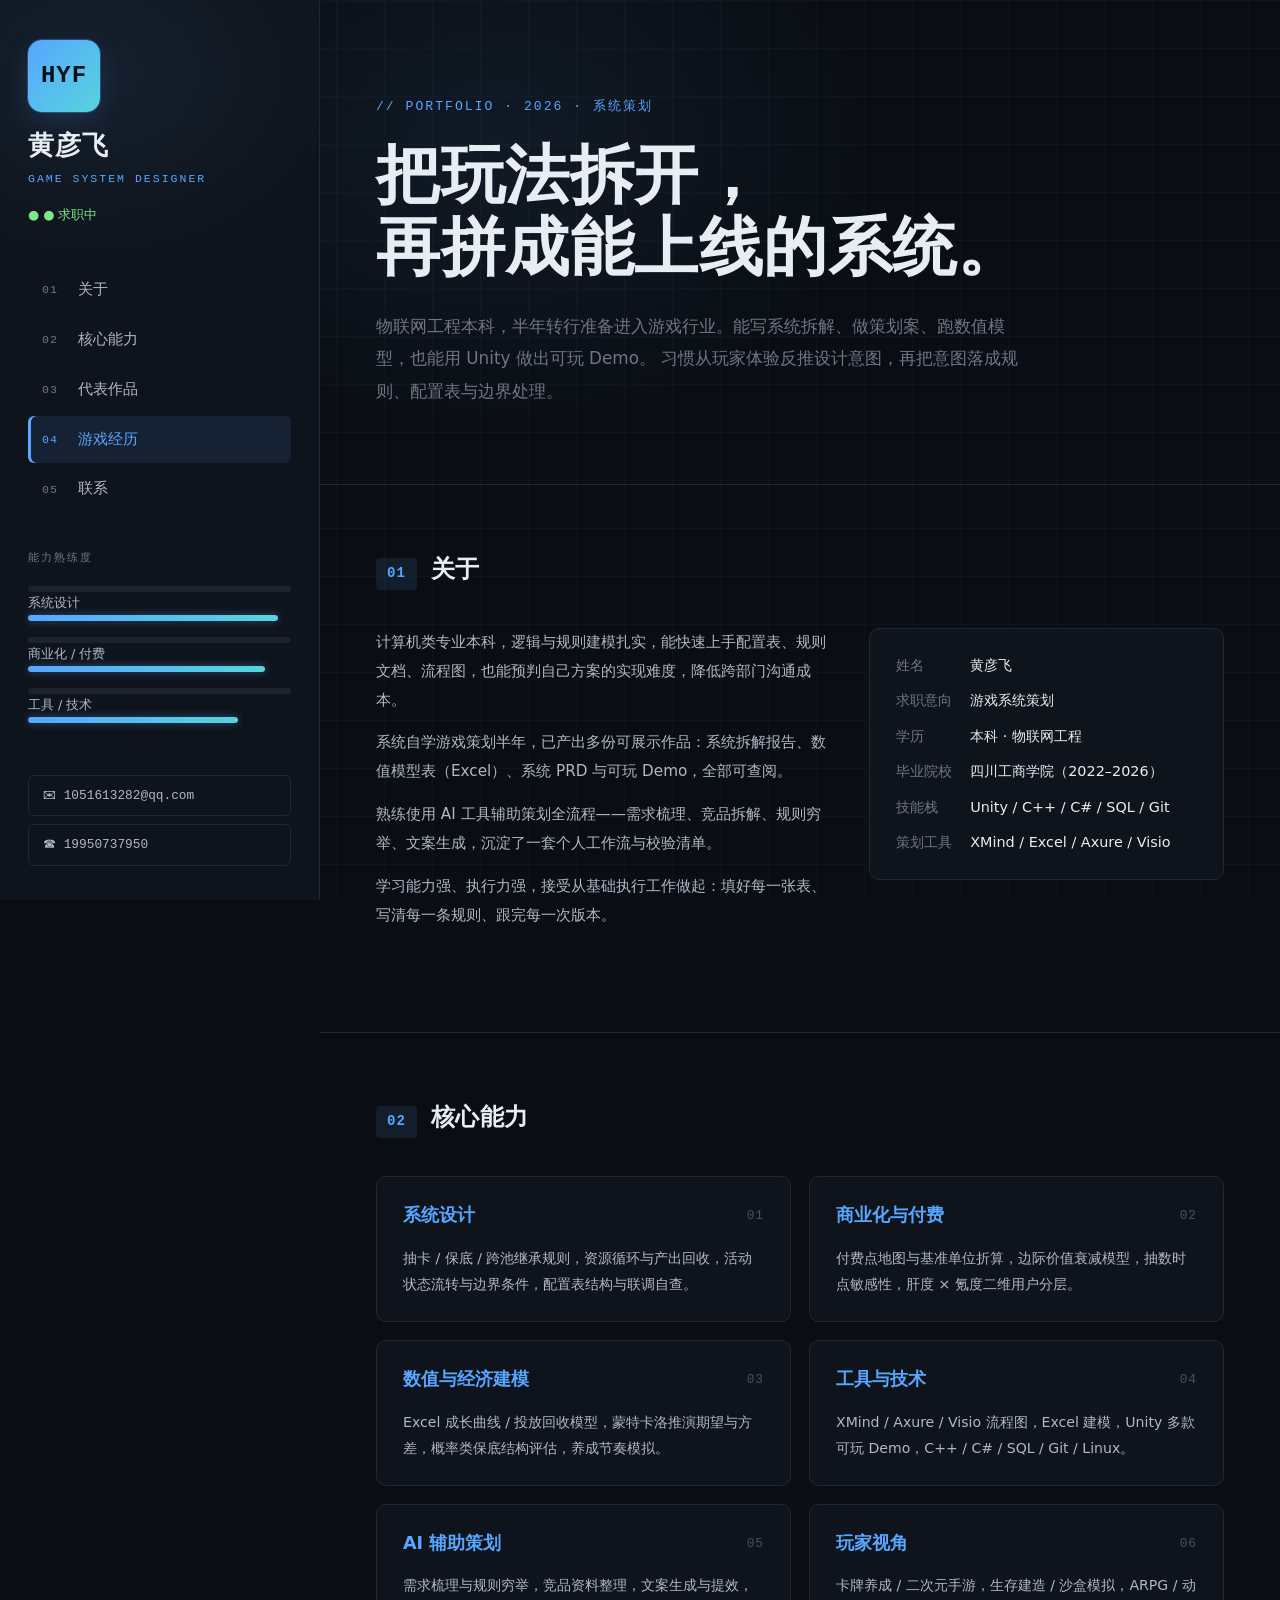
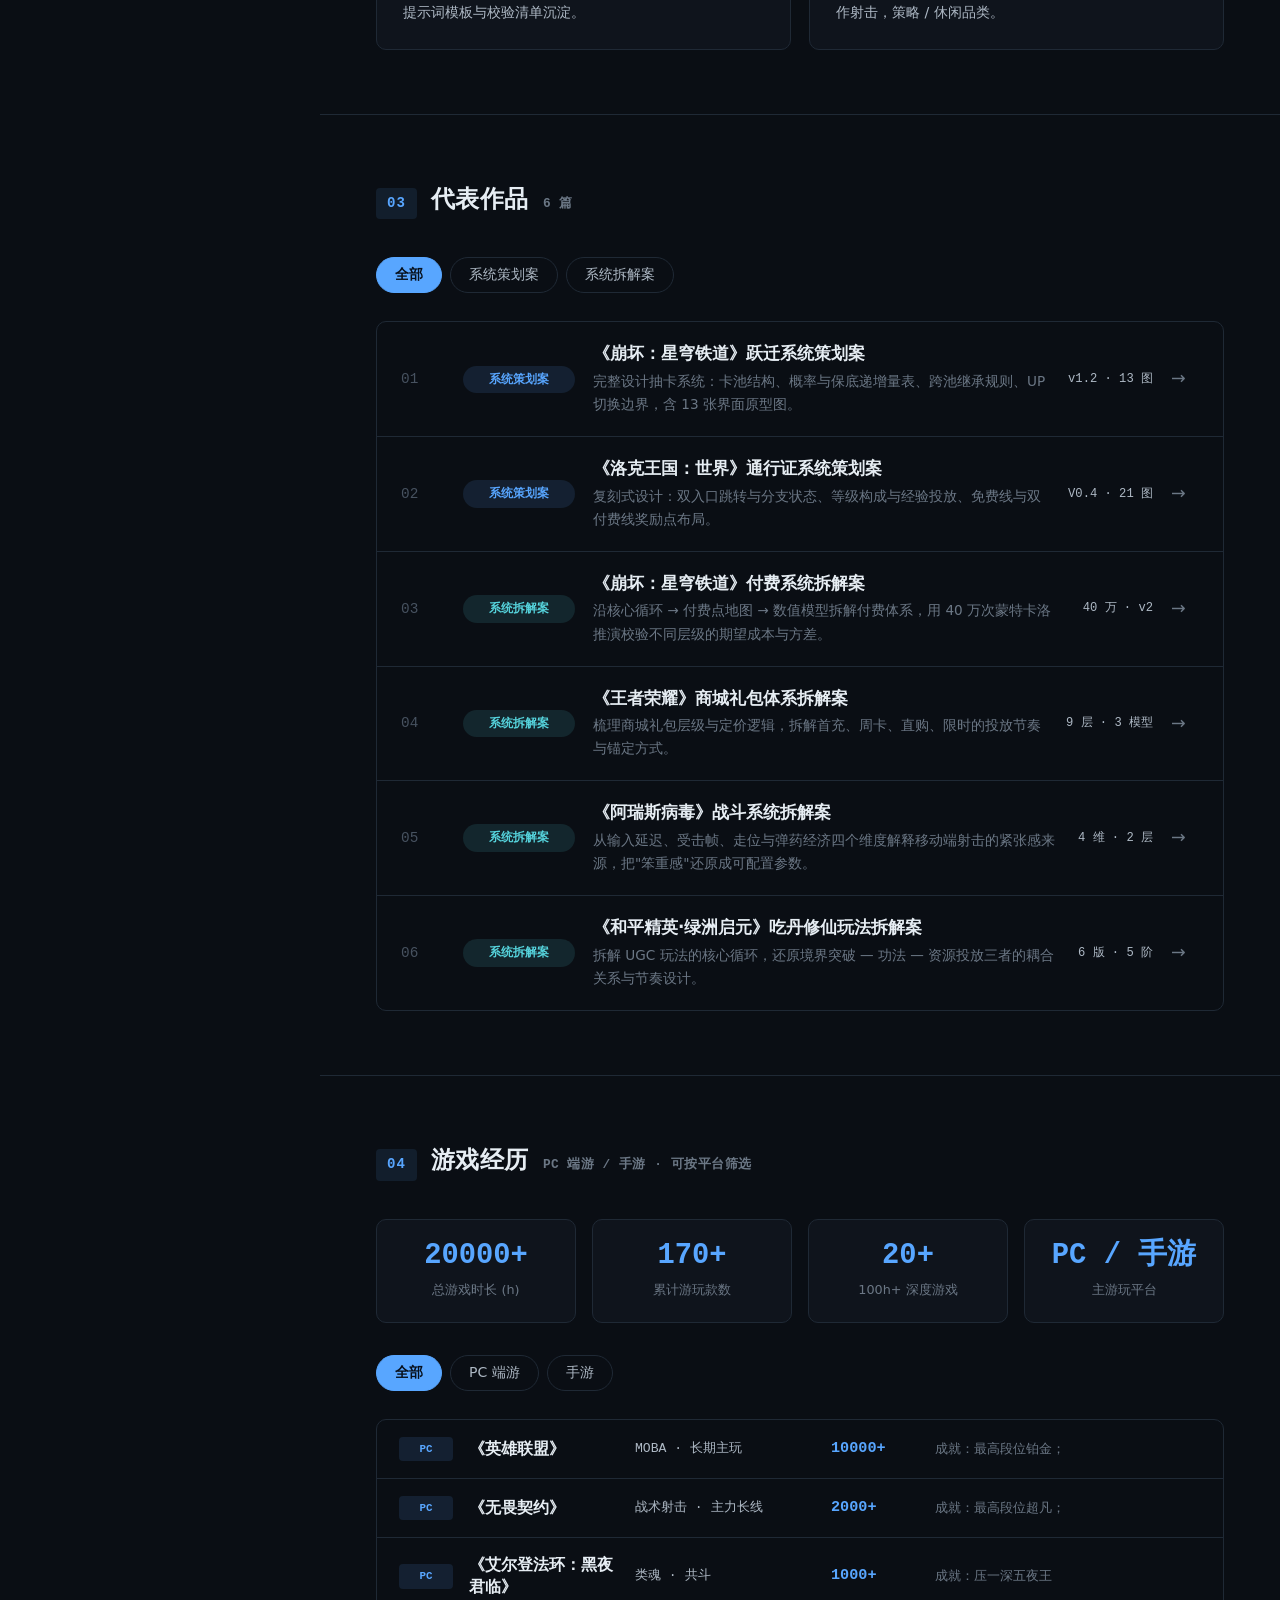
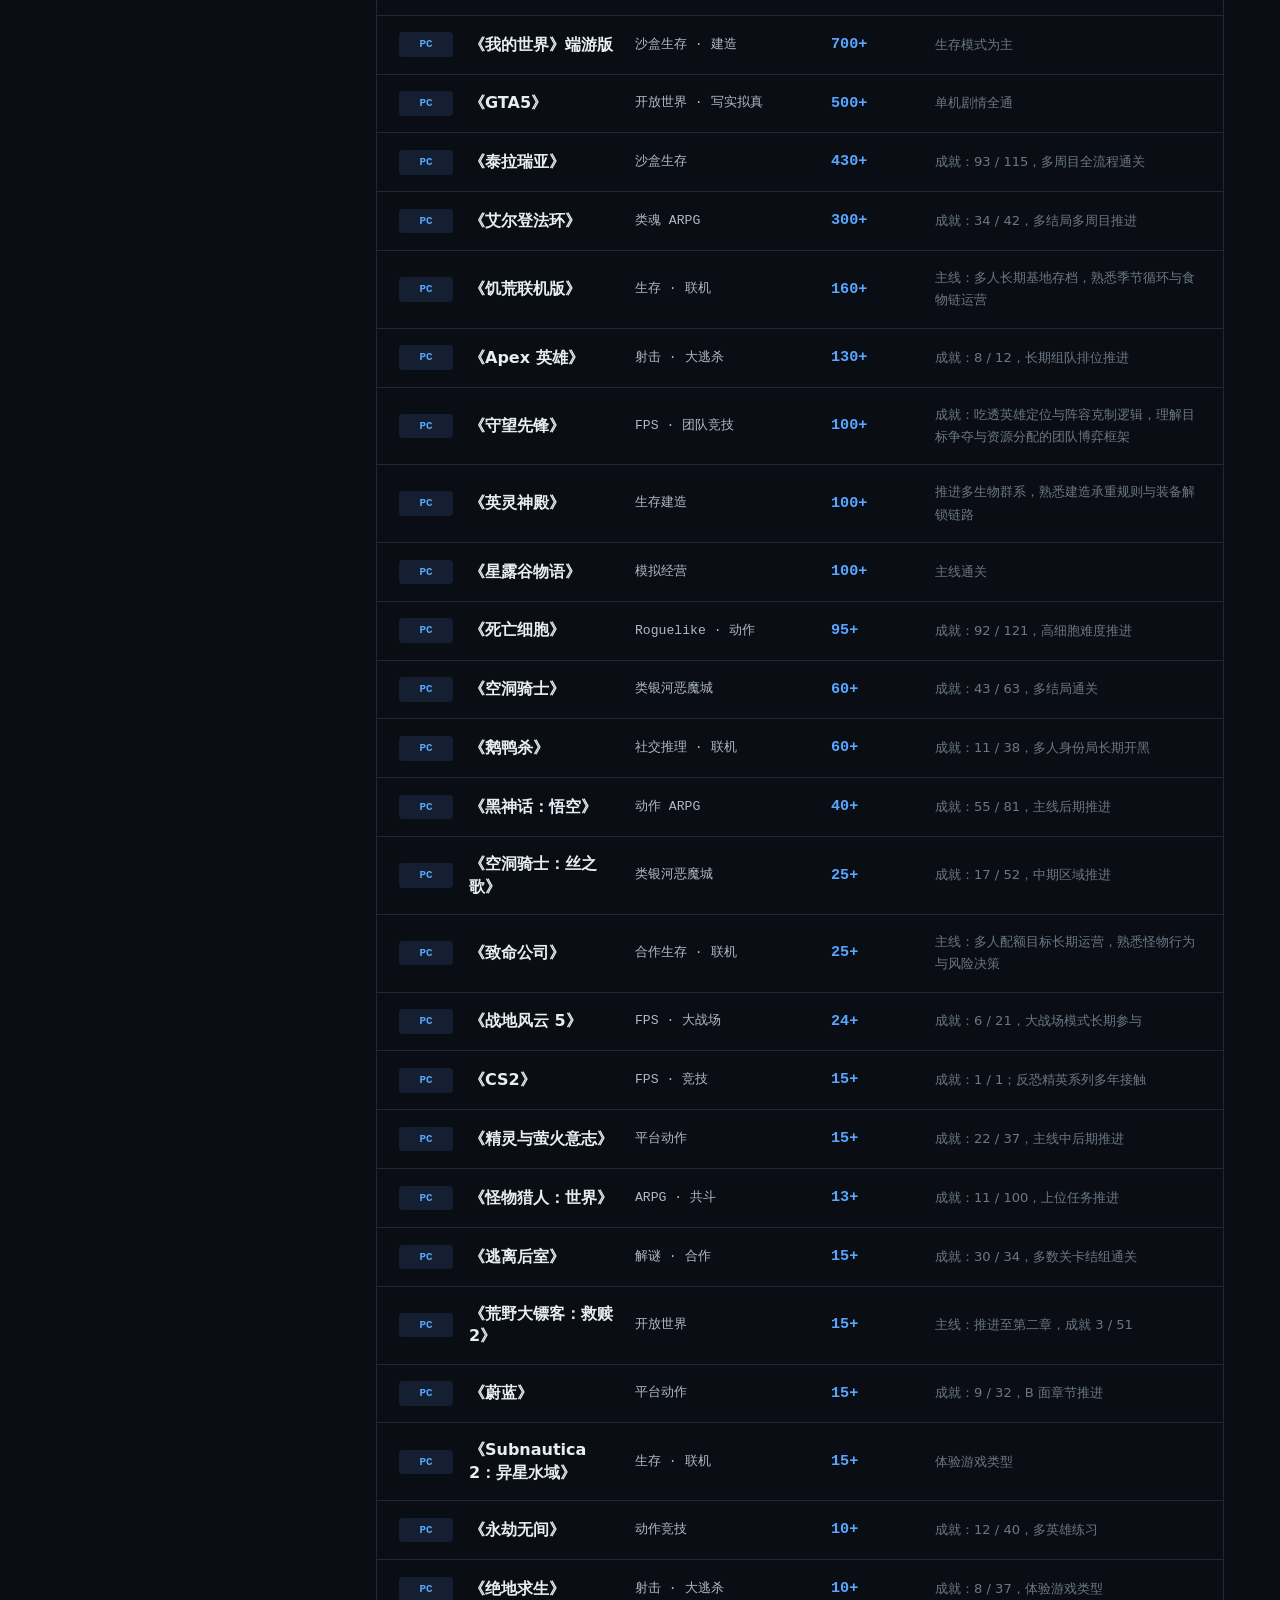
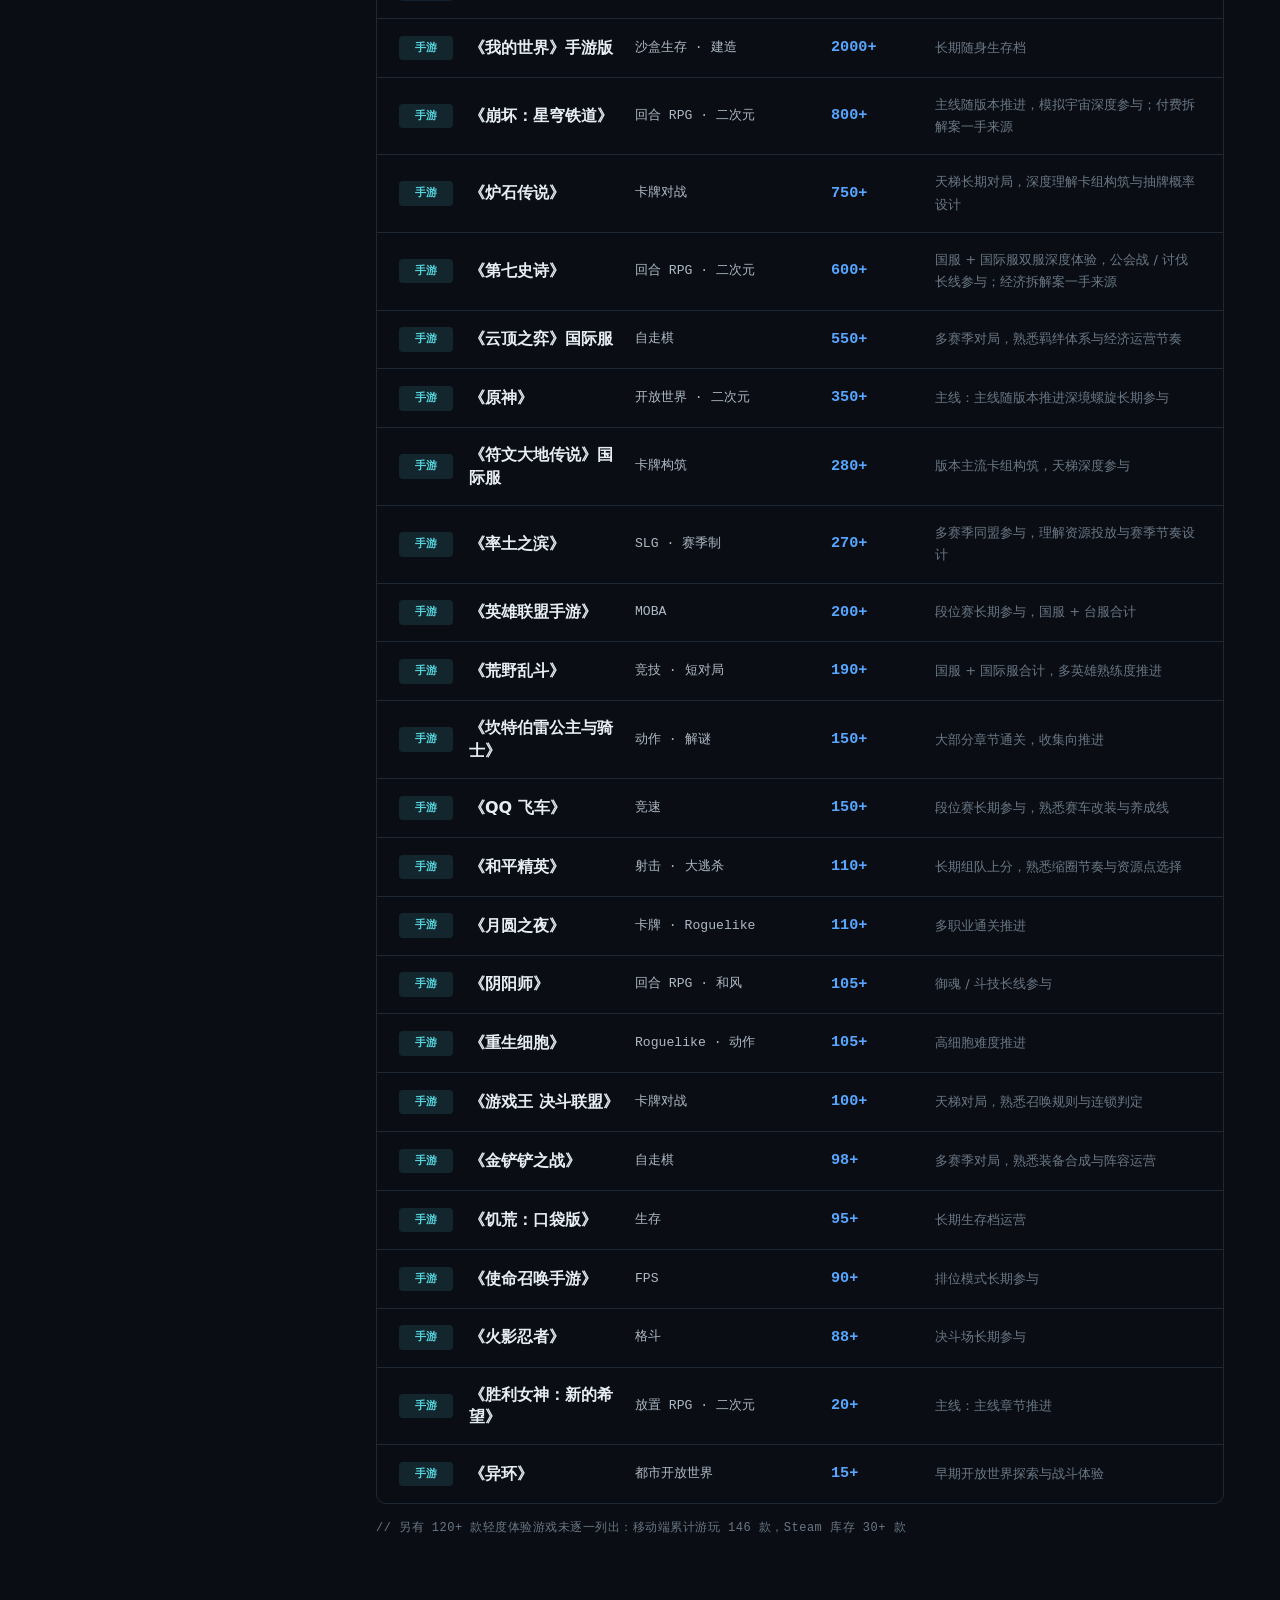
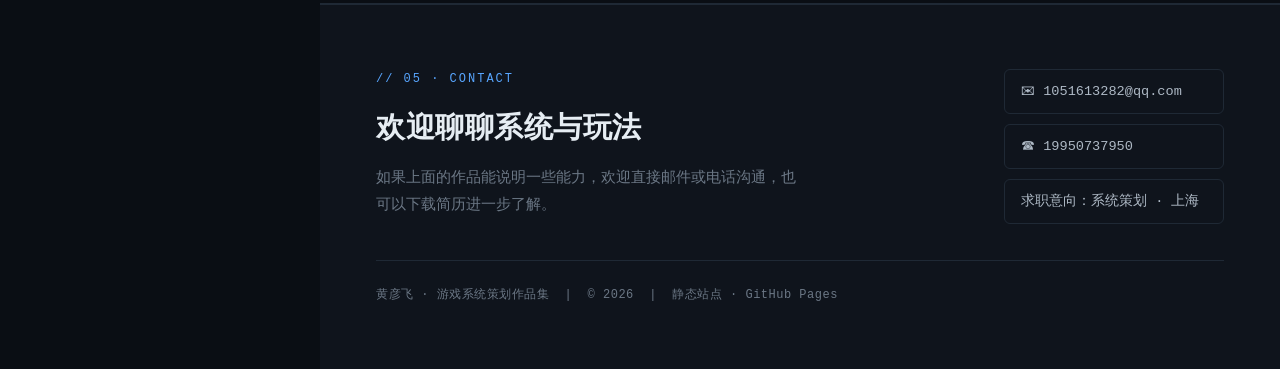
<file: index.html>
<!DOCTYPE html>
<html lang="zh-CN">
<head>
<meta charset="UTF-8">
<meta name="viewport" content="width=device-width, initial-scale=1">
<title>黄彦飞 · 游戏系统策划</title>
<meta name="description" content="黄彦飞 —— 游戏系统策划作品集：系统拆解、商业化策划、数值推演与可玩 Demo。求职意向：系统策划。">
<link rel="stylesheet" href="assets/styles.css">
</head>
<body>

<div class="shell">

  <!-- ============ 左侧身份栏 ============ -->
  <aside class="sidebar">
    <div class="idcard">
      <div class="idcard__avatar">HYF</div>
      <div class="idcard__name">黄彦飞</div>
      <div class="idcard__role">GAME&nbsp;SYSTEM&nbsp;DESIGNER</div>
      <div class="idcard__meta">
        <span class="ok">● 求职中</span>
      </div>
    </div>

    <nav class="sidenav">
      <a href="#about"><b>01</b><span>关于</span></a>
      <a href="#skills"><b>02</b><span>核心能力</span></a>
      <a href="#work"><b>03</b><span>代表作品</span></a>
      <a href="#play"><b>04</b><span>游戏经历</span></a>
      <a href="#contact"><b>05</b><span>联系</span></a>
    </nav>

    <div class="side-skills">
      <div class="sklabel">能力熟练度</div>
      <div class="statbar"><span>系统设计</span><i style="width:95%"></i></div>
      <div class="statbar"><span>商业化 / 付费</span><i style="width:90%"></i></div>
      <div class="statbar"><span>工具 / 技术</span><i style="width:80%"></i></div>
    </div>

    <div class="side-contact">
      <a href="mailto:1051613282@qq.com">✉ 1051613282@qq.com</a>
      <a href="tel:19950737950">☎ 19950737950</a>
    </div>
  </aside>

  <!-- ============ 右侧内容 ============ -->
  <main class="main">

    <section class="lede" id="top">
      <p class="lede__kicker">// PORTFOLIO · 2026 · 系统策划</p>
      <h1 class="lede__title">把玩法拆开，<br>再拼成能上线的系统。</h1>
      <p class="lede__desc">
        物联网工程本科，半年转行准备进入游戏行业。能写系统拆解、做策划案、跑数值模型，也能用 Unity 做出可玩 Demo。
        习惯从玩家体验反推设计意图，再把意图落成规则、配置表与边界处理。
      </p>
    </section>

    <!-- 01 关于 -->
    <section class="block" id="about">
      <div class="block__label"><span>01</span>关于</div>
      <div class="about2">
        <div class="about2__bio">
          <p>计算机类专业本科，逻辑与规则建模扎实，能快速上手配置表、规则文档、流程图，也能预判自己方案的实现难度，降低跨部门沟通成本。</p>
          <p>系统自学游戏策划半年，已产出多份可展示作品：系统拆解报告、数值模型表（Excel）、系统 PRD 与可玩 Demo，全部可查阅。</p>
          <p>熟练使用 AI 工具辅助策划全流程——需求梳理、竞品拆解、规则穷举、文案生成，沉淀了一套个人工作流与校验清单。</p>
          <p>学习能力强、执行力强，接受从基础执行工作做起：填好每一张表、写清每一条规则、跟完每一次版本。</p>
        </div>
        <dl class="spec">
          <dt>姓名</dt><dd>黄彦飞</dd>
          <dt>求职意向</dt><dd>游戏系统策划 </dd>
          <dt>学历</dt><dd>本科 · 物联网工程</dd>
          <dt>毕业院校</dt><dd>四川工商学院（2022–2026）</dd>
          <dt>技能栈</dt><dd>Unity / C++ / C# / SQL / Git</dd>
          <dt>策划工具</dt><dd>XMind / Excel / Axure / Visio</dd>
        </dl>
      </div>
    </section>

    <!-- 02 核心能力 -->
    <section class="block" id="skills">
      <div class="block__label"><span>02</span>核心能力</div>
      <div class="skills2">
        <div class="sk">
          <div class="sk__h"><span class="sk__name">系统设计</span><span class="sk__no">01</span></div>
          <p>抽卡 / 保底 / 跨池继承规则，资源循环与产出回收，活动状态流转与边界条件，配置表结构与联调自查。</p>
        </div>
        <div class="sk">
          <div class="sk__h"><span class="sk__name">商业化与付费</span><span class="sk__no">02</span></div>
          <p>付费点地图与基准单位折算，边际价值衰减模型，抽数时点敏感性，肝度 × 氪度二维用户分层。</p>
        </div>
        <div class="sk">
          <div class="sk__h"><span class="sk__name">数值与经济建模</span><span class="sk__no">03</span></div>
          <p>Excel 成长曲线 / 投放回收模型，蒙特卡洛推演期望与方差，概率类保底结构评估，养成节奏模拟。</p>
        </div>
        <div class="sk">
          <div class="sk__h"><span class="sk__name">工具与技术</span><span class="sk__no">04</span></div>
          <p>XMind / Axure / Visio 流程图，Excel 建模，Unity 多款可玩 Demo，C++ / C# / SQL / Git / Linux。</p>
        </div>
        <div class="sk">
          <div class="sk__h"><span class="sk__name">AI 辅助策划</span><span class="sk__no">05</span></div>
          <p>需求梳理与规则穷举，竞品资料整理，文案生成与提效，提示词模板与校验清单沉淀。</p>
        </div>
        <div class="sk">
          <div class="sk__h"><span class="sk__name">玩家视角</span><span class="sk__no">06</span></div>
          <p>卡牌养成 / 二次元手游，生存建造 / 沙盒模拟，ARPG / 动作射击，策略 / 休闲品类。</p>
        </div>
      </div>
    </section>

    <!-- 03 代表作品 -->
    <section class="block" id="work">
      <div class="block__label"><span>03</span>代表作品 <em>6 篇</em></div>
      <div class="filter-bar" data-filter-target="projlist" data-row=".projrow">
        <button class="filter-btn active" data-filter="all">全部</button>
        <button class="filter-btn" data-filter="design">系统策划案</button>
        <button class="filter-btn" data-filter="analysis">系统拆解案</button>
      </div>

      <div class="projlist" id="projlist">

        <a class="projrow" data-cat="design" href="works/hsr-warp-design.html">
          <span class="projrow__idx">01</span>
          <span class="projrow__tag tag--design">系统策划案</span>
          <span class="projrow__body">
            <span class="projrow__title">《崩坏：星穹铁道》跃迁系统策划案</span>
            <span class="projrow__desc">完整设计抽卡系统：卡池结构、概率与保底递增量表、跨池继承规则、UP 切换边界，含 13 张界面原型图。</span>
          </span>
          <span class="projrow__meta">v1.2 · 13 图</span>
          <span class="projrow__arrow">→</span>
        </a>

        <a class="projrow" data-cat="design" href="works/luoke-world-design.html">
          <span class="projrow__idx">02</span>
          <span class="projrow__tag tag--design">系统策划案</span>
          <span class="projrow__body">
            <span class="projrow__title">《洛克王国：世界》通行证系统策划案</span>
            <span class="projrow__desc">复刻式设计：双入口跳转与分支状态、等级构成与经验投放、免费线与双付费线奖励点布局。</span>
          </span>
          <span class="projrow__meta">V0.4 · 21 图</span>
          <span class="projrow__arrow">→</span>
        </a>

        <a class="projrow" data-cat="analysis" href="works/hsr-payment-analysis.html">
          <span class="projrow__idx">03</span>
          <span class="projrow__tag tag--analysis">系统拆解案</span>
          <span class="projrow__body">
            <span class="projrow__title">《崩坏：星穹铁道》付费系统拆解案</span>
            <span class="projrow__desc">沿核心循环 → 付费点地图 → 数值模型拆解付费体系，用 40 万次蒙特卡洛推演校验不同层级的期望成本与方差。</span>
          </span>
          <span class="projrow__meta">40 万 · v2</span>
          <span class="projrow__arrow">→</span>
        </a>

        <a class="projrow" data-cat="analysis" href="works/wz-gift-analysis.html">
          <span class="projrow__idx">04</span>
          <span class="projrow__tag tag--analysis">系统拆解案</span>
          <span class="projrow__body">
            <span class="projrow__title">《王者荣耀》商城礼包体系拆解案</span>
            <span class="projrow__desc">梳理商城礼包层级与定价逻辑，拆解首充、周卡、直购、限时的投放节奏与锚定方式。</span>
          </span>
          <span class="projrow__meta">9 层 · 3 模型</span>
          <span class="projrow__arrow">→</span>
        </a>

        <a class="projrow" data-cat="analysis" href="works/ares-combat-analysis.html">
          <span class="projrow__idx">05</span>
          <span class="projrow__tag tag--analysis">系统拆解案</span>
          <span class="projrow__body">
            <span class="projrow__title">《阿瑞斯病毒》战斗系统拆解案</span>
            <span class="projrow__desc">从输入延迟、受击帧、走位与弹药经济四个维度解释移动端射击的紧张感来源，把"笨重感"还原成可配置参数。</span>
          </span>
          <span class="projrow__meta">4 维 · 2 层</span>
          <span class="projrow__arrow">→</span>
        </a>

        <a class="projrow" data-cat="analysis" href="works/oasis-xiuxian-analysis.html">
          <span class="projrow__idx">06</span>
          <span class="projrow__tag tag--analysis">系统拆解案</span>
          <span class="projrow__body">
            <span class="projrow__title">《和平精英·绿洲启元》吃丹修仙玩法拆解案</span>
            <span class="projrow__desc">拆解 UGC 玩法的核心循环，还原境界突破 — 功法 — 资源投放三者的耦合关系与节奏设计。</span>
          </span>
          <span class="projrow__meta">6 版 · 5 阶</span>
          <span class="projrow__arrow">→</span>
        </a>

      </div>
    </section>

    <!-- 04 游戏经历 -->
    <section class="block" id="play">
      <div class="block__label"><span>04</span>游戏经历 <em>PC 端游 / 手游 · 可按平台筛选</em></div>
      <div class="play2">
        <div class="ptile"><b>20000+</b><span>总游戏时长 (h)</span></div>
        <div class="ptile"><b>170+</b><span>累计游玩款数</span></div>
        <div class="ptile"><b>20+</b><span>100h+ 深度游戏</span></div>
        <div class="ptile"><b>PC / 手游</b><span>主游玩平台</span></div>
      </div>
      <div class="filter-bar" data-filter-target="gamelist" data-row=".gamerow">
        <button class="filter-btn active" data-filter="all">全部</button>
        <button class="filter-btn" data-filter="pc">PC 端游</button>
        <button class="filter-btn" data-filter="mobile">手游</button>
      </div>
      <div class="gamelist" id="gamelist">

          <div class="gamerow" data-pcat="pc"><span class="gamerow__plat plat--pc">PC</span><span class="gamerow__name">《英雄联盟》</span><span class="gamerow__type">MOBA · 长期主玩</span><span class="gamerow__h">10000+</span><span class="gamerow__note">成就：最高段位铂金；</span></div>
          <div class="gamerow" data-pcat="pc"><span class="gamerow__plat plat--pc">PC</span><span class="gamerow__name">《无畏契约》</span><span class="gamerow__type">战术射击 · 主力长线</span><span class="gamerow__h">2000+</span><span class="gamerow__note">成就：最高段位超凡；</span></div>
          <div class="gamerow" data-pcat="pc"><span class="gamerow__plat plat--pc">PC</span><span class="gamerow__name">《艾尔登法环：黑夜君临》</span><span class="gamerow__type">类魂 · 共斗</span><span class="gamerow__h">1000+</span><span class="gamerow__note">成就：压一深五夜王</span></div>
          <div class="gamerow" data-pcat="pc"><span class="gamerow__plat plat--pc">PC</span><span class="gamerow__name">《我的世界》端游版</span><span class="gamerow__type">沙盒生存 · 建造</span><span class="gamerow__h">700+</span><span class="gamerow__note">生存模式为主</span></div>
          <div class="gamerow" data-pcat="pc"><span class="gamerow__plat plat--pc">PC</span><span class="gamerow__name">《GTA5》</span><span class="gamerow__type">开放世界 · 写实拟真</span><span class="gamerow__h">500+</span><span class="gamerow__note">单机剧情全通</span></div>
          <div class="gamerow" data-pcat="pc"><span class="gamerow__plat plat--pc">PC</span><span class="gamerow__name">《泰拉瑞亚》</span><span class="gamerow__type">沙盒生存</span><span class="gamerow__h">430+</span><span class="gamerow__note">成就：93 / 115，多周目全流程通关</span></div>
          <div class="gamerow" data-pcat="pc"><span class="gamerow__plat plat--pc">PC</span><span class="gamerow__name">《艾尔登法环》</span><span class="gamerow__type">类魂 ARPG</span><span class="gamerow__h">300+</span><span class="gamerow__note">成就：34 / 42，多结局多周目推进</span></div>
          <div class="gamerow" data-pcat="pc"><span class="gamerow__plat plat--pc">PC</span><span class="gamerow__name">《饥荒联机版》</span><span class="gamerow__type">生存 · 联机</span><span class="gamerow__h">160+</span><span class="gamerow__note">主线：多人长期基地存档，熟悉季节循环与食物链运营</span></div>
          <div class="gamerow" data-pcat="pc"><span class="gamerow__plat plat--pc">PC</span><span class="gamerow__name">《Apex 英雄》</span><span class="gamerow__type">射击 · 大逃杀</span><span class="gamerow__h">130+</span><span class="gamerow__note">成就：8 / 12，长期组队排位推进</span></div>
          <div class="gamerow" data-pcat="pc"><span class="gamerow__plat plat--pc">PC</span><span class="gamerow__name">《守望先锋》</span><span class="gamerow__type">FPS · 团队竞技</span><span class="gamerow__h">100+</span><span class="gamerow__note">成就：吃透英雄定位与阵容克制逻辑，理解目标争夺与资源分配的团队博弈框架</span></div>
          <div class="gamerow" data-pcat="pc"><span class="gamerow__plat plat--pc">PC</span><span class="gamerow__name">《英灵神殿》</span><span class="gamerow__type">生存建造</span><span class="gamerow__h">100+</span><span class="gamerow__note">推进多生物群系，熟悉建造承重规则与装备解锁链路</span></div>
          <div class="gamerow" data-pcat="pc"><span class="gamerow__plat plat--pc">PC</span><span class="gamerow__name">《星露谷物语》</span><span class="gamerow__type">模拟经营</span><span class="gamerow__h">100+</span><span class="gamerow__note">主线通关</span></div>
          <div class="gamerow" data-pcat="pc"><span class="gamerow__plat plat--pc">PC</span><span class="gamerow__name">《死亡细胞》</span><span class="gamerow__type">Roguelike · 动作</span><span class="gamerow__h">95+</span><span class="gamerow__note">成就：92 / 121，高细胞难度推进</span></div>
          <div class="gamerow" data-pcat="pc"><span class="gamerow__plat plat--pc">PC</span><span class="gamerow__name">《空洞骑士》</span><span class="gamerow__type">类银河恶魔城</span><span class="gamerow__h">60+</span><span class="gamerow__note">成就：43 / 63，多结局通关</span></div>
          <div class="gamerow" data-pcat="pc"><span class="gamerow__plat plat--pc">PC</span><span class="gamerow__name">《鹅鸭杀》</span><span class="gamerow__type">社交推理 · 联机</span><span class="gamerow__h">60+</span><span class="gamerow__note">成就：11 / 38，多人身份局长期开黑</span></div>
          <div class="gamerow" data-pcat="pc"><span class="gamerow__plat plat--pc">PC</span><span class="gamerow__name">《黑神话：悟空》</span><span class="gamerow__type">动作 ARPG</span><span class="gamerow__h">40+</span><span class="gamerow__note">成就：55 / 81，主线后期推进</span></div>
          <div class="gamerow" data-pcat="pc"><span class="gamerow__plat plat--pc">PC</span><span class="gamerow__name">《空洞骑士：丝之歌》</span><span class="gamerow__type">类银河恶魔城</span><span class="gamerow__h">25+</span><span class="gamerow__note">成就：17 / 52，中期区域推进</span></div>
          <div class="gamerow" data-pcat="pc"><span class="gamerow__plat plat--pc">PC</span><span class="gamerow__name">《致命公司》</span><span class="gamerow__type">合作生存 · 联机</span><span class="gamerow__h">25+</span><span class="gamerow__note">主线：多人配额目标长期运营，熟悉怪物行为与风险决策</span></div>
          <div class="gamerow" data-pcat="pc"><span class="gamerow__plat plat--pc">PC</span><span class="gamerow__name">《战地风云 5》</span><span class="gamerow__type">FPS · 大战场</span><span class="gamerow__h">24+</span><span class="gamerow__note">成就：6 / 21，大战场模式长期参与</span></div>
          <div class="gamerow" data-pcat="pc"><span class="gamerow__plat plat--pc">PC</span><span class="gamerow__name">《CS2》</span><span class="gamerow__type">FPS · 竞技</span><span class="gamerow__h">15+</span><span class="gamerow__note">成就：1 / 1；反恐精英系列多年接触</span></div>
          <div class="gamerow" data-pcat="pc"><span class="gamerow__plat plat--pc">PC</span><span class="gamerow__name">《精灵与萤火意志》</span><span class="gamerow__type">平台动作</span><span class="gamerow__h">15+</span><span class="gamerow__note">成就：22 / 37，主线中后期推进</span></div>
          <div class="gamerow" data-pcat="pc"><span class="gamerow__plat plat--pc">PC</span><span class="gamerow__name">《怪物猎人：世界》</span><span class="gamerow__type">ARPG · 共斗</span><span class="gamerow__h">13+</span><span class="gamerow__note">成就：11 / 100，上位任务推进</span></div>
          <div class="gamerow" data-pcat="pc"><span class="gamerow__plat plat--pc">PC</span><span class="gamerow__name">《逃离后室》</span><span class="gamerow__type">解谜 · 合作</span><span class="gamerow__h">15+</span><span class="gamerow__note">成就：30 / 34，多数关卡结组通关</span></div>
          <div class="gamerow" data-pcat="pc"><span class="gamerow__plat plat--pc">PC</span><span class="gamerow__name">《荒野大镖客：救赎 2》</span><span class="gamerow__type">开放世界</span><span class="gamerow__h">15+</span><span class="gamerow__note">主线：推进至第二章，成就 3 / 51</span></div>
          <div class="gamerow" data-pcat="pc"><span class="gamerow__plat plat--pc">PC</span><span class="gamerow__name">《蔚蓝》</span><span class="gamerow__type">平台动作</span><span class="gamerow__h">15+</span><span class="gamerow__note">成就：9 / 32，B 面章节推进</span></div>
          <div class="gamerow" data-pcat="pc"><span class="gamerow__plat plat--pc">PC</span><span class="gamerow__name">《Subnautica 2：异星水域》</span><span class="gamerow__type">生存 · 联机</span><span class="gamerow__h">15+</span><span class="gamerow__note">体验游戏类型</span></div>
          <div class="gamerow" data-pcat="pc"><span class="gamerow__plat plat--pc">PC</span><span class="gamerow__name">《永劫无间》</span><span class="gamerow__type">动作竞技</span><span class="gamerow__h">10+</span><span class="gamerow__note">成就：12 / 40，多英雄练习</span></div>
          <div class="gamerow" data-pcat="pc"><span class="gamerow__plat plat--pc">PC</span><span class="gamerow__name">《绝地求生》</span><span class="gamerow__type">射击 · 大逃杀</span><span class="gamerow__h">10+</span><span class="gamerow__note">成就：8 / 37，体验游戏类型</span></div>

          <div class="gamerow" data-pcat="mobile"><span class="gamerow__plat plat--mobile">手游</span><span class="gamerow__name">《我的世界》手游版</span><span class="gamerow__type">沙盒生存 · 建造</span><span class="gamerow__h">2000+</span><span class="gamerow__note">长期随身生存档</span></div>
          <div class="gamerow" data-pcat="mobile"><span class="gamerow__plat plat--mobile">手游</span><span class="gamerow__name">《崩坏：星穹铁道》</span><span class="gamerow__type">回合 RPG · 二次元</span><span class="gamerow__h">800+</span><span class="gamerow__note">主线随版本推进，模拟宇宙深度参与；付费拆解案一手来源</span></div>
          <div class="gamerow" data-pcat="mobile"><span class="gamerow__plat plat--mobile">手游</span><span class="gamerow__name">《炉石传说》</span><span class="gamerow__type">卡牌对战</span><span class="gamerow__h">750+</span><span class="gamerow__note">天梯长期对局，深度理解卡组构筑与抽牌概率设计</span></div>
          <div class="gamerow" data-pcat="mobile"><span class="gamerow__plat plat--mobile">手游</span><span class="gamerow__name">《第七史诗》</span><span class="gamerow__type">回合 RPG · 二次元</span><span class="gamerow__h">600+</span><span class="gamerow__note">国服 + 国际服双服深度体验，公会战 / 讨伐长线参与；经济拆解案一手来源</span></div>
          <div class="gamerow" data-pcat="mobile"><span class="gamerow__plat plat--mobile">手游</span><span class="gamerow__name">《云顶之弈》国际服</span><span class="gamerow__type">自走棋</span><span class="gamerow__h">550+</span><span class="gamerow__note">多赛季对局，熟悉羁绊体系与经济运营节奏</span></div>
          <div class="gamerow" data-pcat="mobile"><span class="gamerow__plat plat--mobile">手游</span><span class="gamerow__name">《原神》</span><span class="gamerow__type">开放世界 · 二次元</span><span class="gamerow__h">350+</span><span class="gamerow__note">主线：主线随版本推进深境螺旋长期参与</span></div>
          <div class="gamerow" data-pcat="mobile"><span class="gamerow__plat plat--mobile">手游</span><span class="gamerow__name">《符文大地传说》国际服</span><span class="gamerow__type">卡牌构筑</span><span class="gamerow__h">280+</span><span class="gamerow__note">版本主流卡组构筑，天梯深度参与</span></div>
          <div class="gamerow" data-pcat="mobile"><span class="gamerow__plat plat--mobile">手游</span><span class="gamerow__name">《率土之滨》</span><span class="gamerow__type">SLG · 赛季制</span><span class="gamerow__h">270+</span><span class="gamerow__note">多赛季同盟参与，理解资源投放与赛季节奏设计</span></div>
          <div class="gamerow" data-pcat="mobile"><span class="gamerow__plat plat--mobile">手游</span><span class="gamerow__name">《英雄联盟手游》</span><span class="gamerow__type">MOBA</span><span class="gamerow__h">200+</span><span class="gamerow__note">段位赛长期参与，国服 + 台服合计</span></div>
          <div class="gamerow" data-pcat="mobile"><span class="gamerow__plat plat--mobile">手游</span><span class="gamerow__name">《荒野乱斗》</span><span class="gamerow__type">竞技 · 短对局</span><span class="gamerow__h">190+</span><span class="gamerow__note">国服 + 国际服合计，多英雄熟练度推进</span></div>
          <div class="gamerow" data-pcat="mobile"><span class="gamerow__plat plat--mobile">手游</span><span class="gamerow__name">《坎特伯雷公主与骑士》</span><span class="gamerow__type">动作 · 解谜</span><span class="gamerow__h">150+</span><span class="gamerow__note">大部分章节通关，收集向推进</span></div>
          <div class="gamerow" data-pcat="mobile"><span class="gamerow__plat plat--mobile">手游</span><span class="gamerow__name">《QQ 飞车》</span><span class="gamerow__type">竞速</span><span class="gamerow__h">150+</span><span class="gamerow__note">段位赛长期参与，熟悉赛车改装与养成线</span></div>
          <div class="gamerow" data-pcat="mobile"><span class="gamerow__plat plat--mobile">手游</span><span class="gamerow__name">《和平精英》</span><span class="gamerow__type">射击 · 大逃杀</span><span class="gamerow__h">110+</span><span class="gamerow__note">长期组队上分，熟悉缩圈节奏与资源点选择</span></div>
          <div class="gamerow" data-pcat="mobile"><span class="gamerow__plat plat--mobile">手游</span><span class="gamerow__name">《月圆之夜》</span><span class="gamerow__type">卡牌 · Roguelike</span><span class="gamerow__h">110+</span><span class="gamerow__note">多职业通关推进</span></div>
          <div class="gamerow" data-pcat="mobile"><span class="gamerow__plat plat--mobile">手游</span><span class="gamerow__name">《阴阳师》</span><span class="gamerow__type">回合 RPG · 和风</span><span class="gamerow__h">105+</span><span class="gamerow__note">御魂 / 斗技长线参与</span></div>
          <div class="gamerow" data-pcat="mobile"><span class="gamerow__plat plat--mobile">手游</span><span class="gamerow__name">《重生细胞》</span><span class="gamerow__type">Roguelike · 动作</span><span class="gamerow__h">105+</span><span class="gamerow__note">高细胞难度推进</span></div>
          <div class="gamerow" data-pcat="mobile"><span class="gamerow__plat plat--mobile">手游</span><span class="gamerow__name">《游戏王 决斗联盟》</span><span class="gamerow__type">卡牌对战</span><span class="gamerow__h">100+</span><span class="gamerow__note">天梯对局，熟悉召唤规则与连锁判定</span></div>
          <div class="gamerow" data-pcat="mobile"><span class="gamerow__plat plat--mobile">手游</span><span class="gamerow__name">《金铲铲之战》</span><span class="gamerow__type">自走棋</span><span class="gamerow__h">98+</span><span class="gamerow__note">多赛季对局，熟悉装备合成与阵容运营</span></div>
          <div class="gamerow" data-pcat="mobile"><span class="gamerow__plat plat--mobile">手游</span><span class="gamerow__name">《饥荒：口袋版》</span><span class="gamerow__type">生存</span><span class="gamerow__h">95+</span><span class="gamerow__note">长期生存档运营</span></div>
          <div class="gamerow" data-pcat="mobile"><span class="gamerow__plat plat--mobile">手游</span><span class="gamerow__name">《使命召唤手游》</span><span class="gamerow__type">FPS</span><span class="gamerow__h">90+</span><span class="gamerow__note">排位模式长期参与</span></div>
          <div class="gamerow" data-pcat="mobile"><span class="gamerow__plat plat--mobile">手游</span><span class="gamerow__name">《火影忍者》</span><span class="gamerow__type">格斗</span><span class="gamerow__h">88+</span><span class="gamerow__note">决斗场长期参与</span></div>
          <div class="gamerow" data-pcat="mobile"><span class="gamerow__plat plat--mobile">手游</span><span class="gamerow__name">《胜利女神：新的希望》</span><span class="gamerow__type">放置 RPG · 二次元</span><span class="gamerow__h">20+</span><span class="gamerow__note">主线：主线章节推进</span></div>
          <div class="gamerow" data-pcat="mobile"><span class="gamerow__plat plat--mobile">手游</span><span class="gamerow__name">《异环》</span><span class="gamerow__type">都市开放世界</span><span class="gamerow__h">15+</span><span class="gamerow__note">早期开放世界探索与战斗体验</span></div>

      </div>
      <p class="gamelist__more">// 另有 120+ 款轻度体验游戏未逐一列出：移动端累计游玩 146 款，Steam 库存 30+ 款</p>
    </section>

    <!-- 05 联系 -->
    <footer class="foot" id="contact">
      <div class="foot__inner">
        <div>
          <div class="foot__kicker">// 05 · CONTACT</div>
          <h2>欢迎聊聊系统与玩法</h2>
          <p>如果上面的作品能说明一些能力，欢迎直接邮件或电话沟通，也可以下载简历进一步了解。</p>
        </div>
        <div class="foot__links">
          <a href="mailto:1051613282@qq.com">✉ 1051613282@qq.com</a>
          <a href="tel:19950737950">☎ 19950737950</a>
          <a href="#about">求职意向：系统策划 · 上海</a>
        </div>
      </div>
      <div class="foot__copy">黄彦飞 · 游戏系统策划作品集 &nbsp;|&nbsp; © 2026 &nbsp;|&nbsp; 静态站点 · GitHub Pages</div>
    </footer>

  </main>
</div>

<script src="assets/main.js"></script>
</body>
</html>
</file>
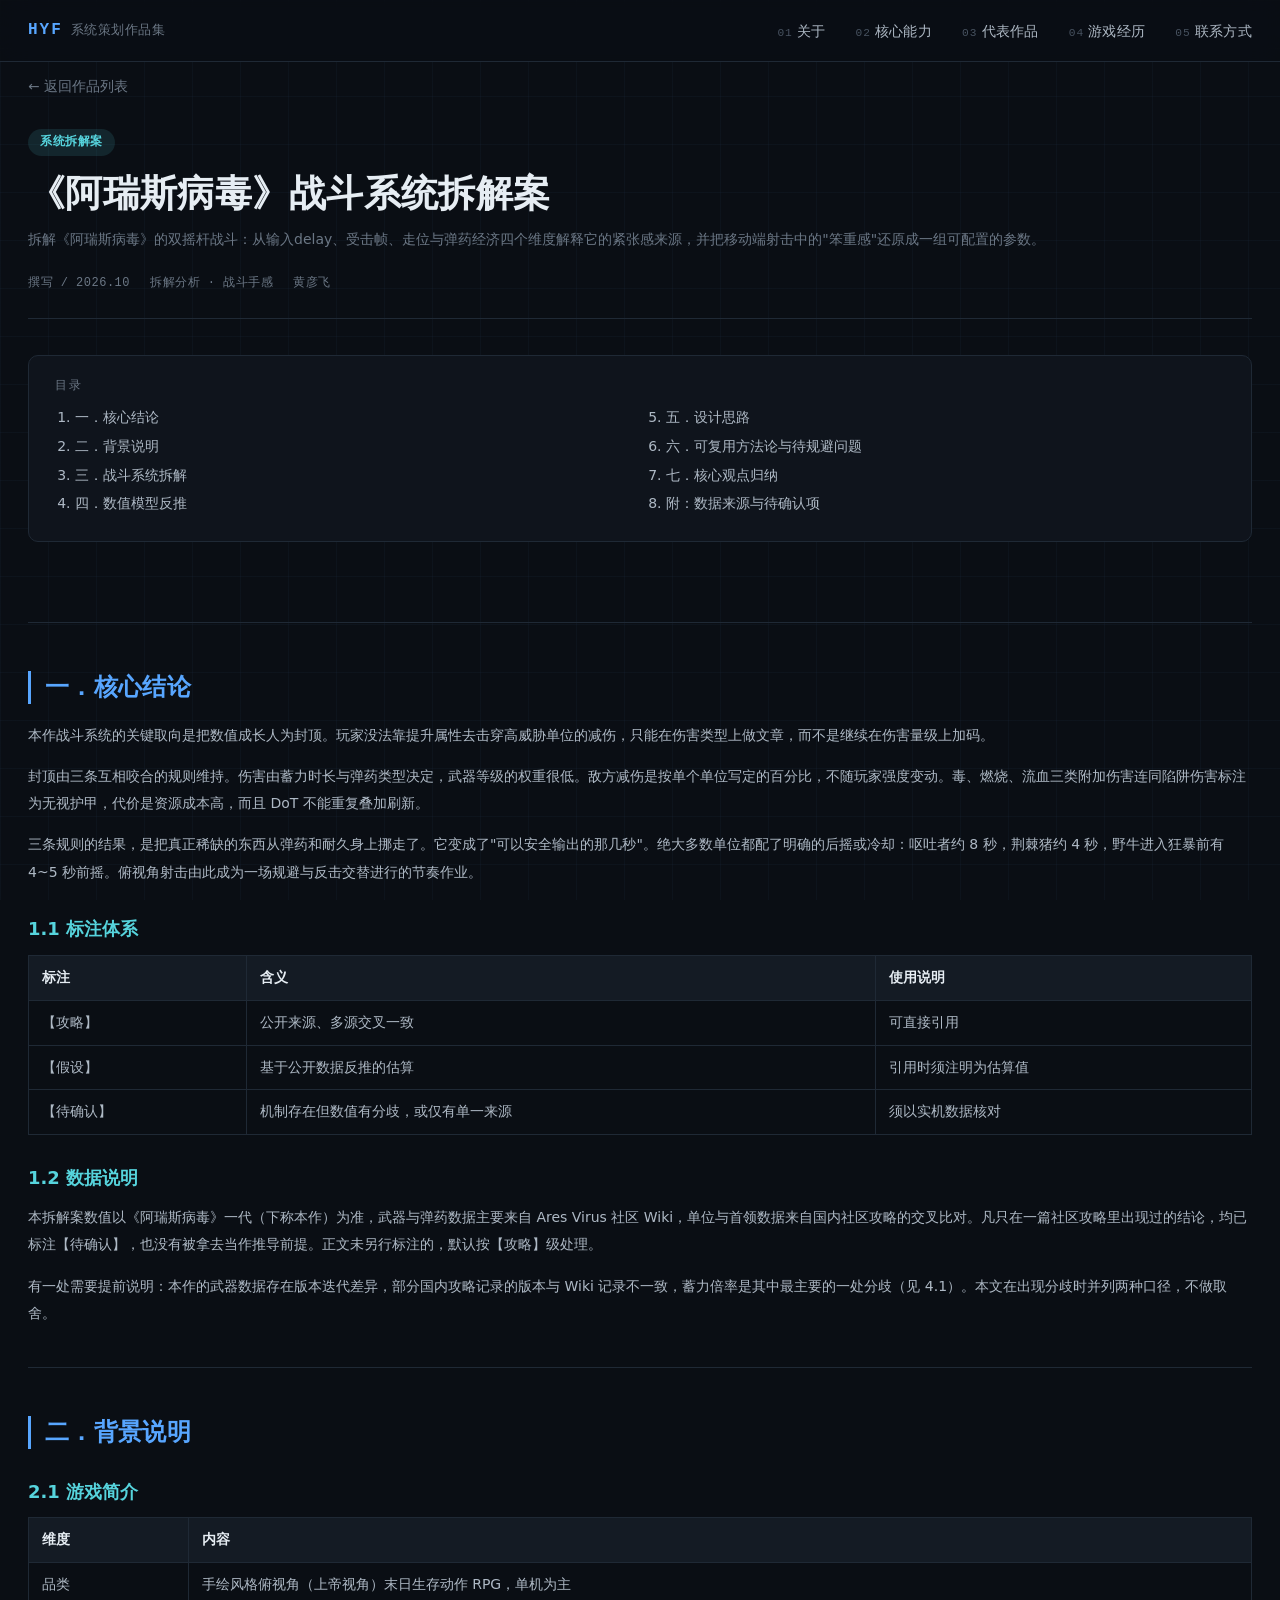
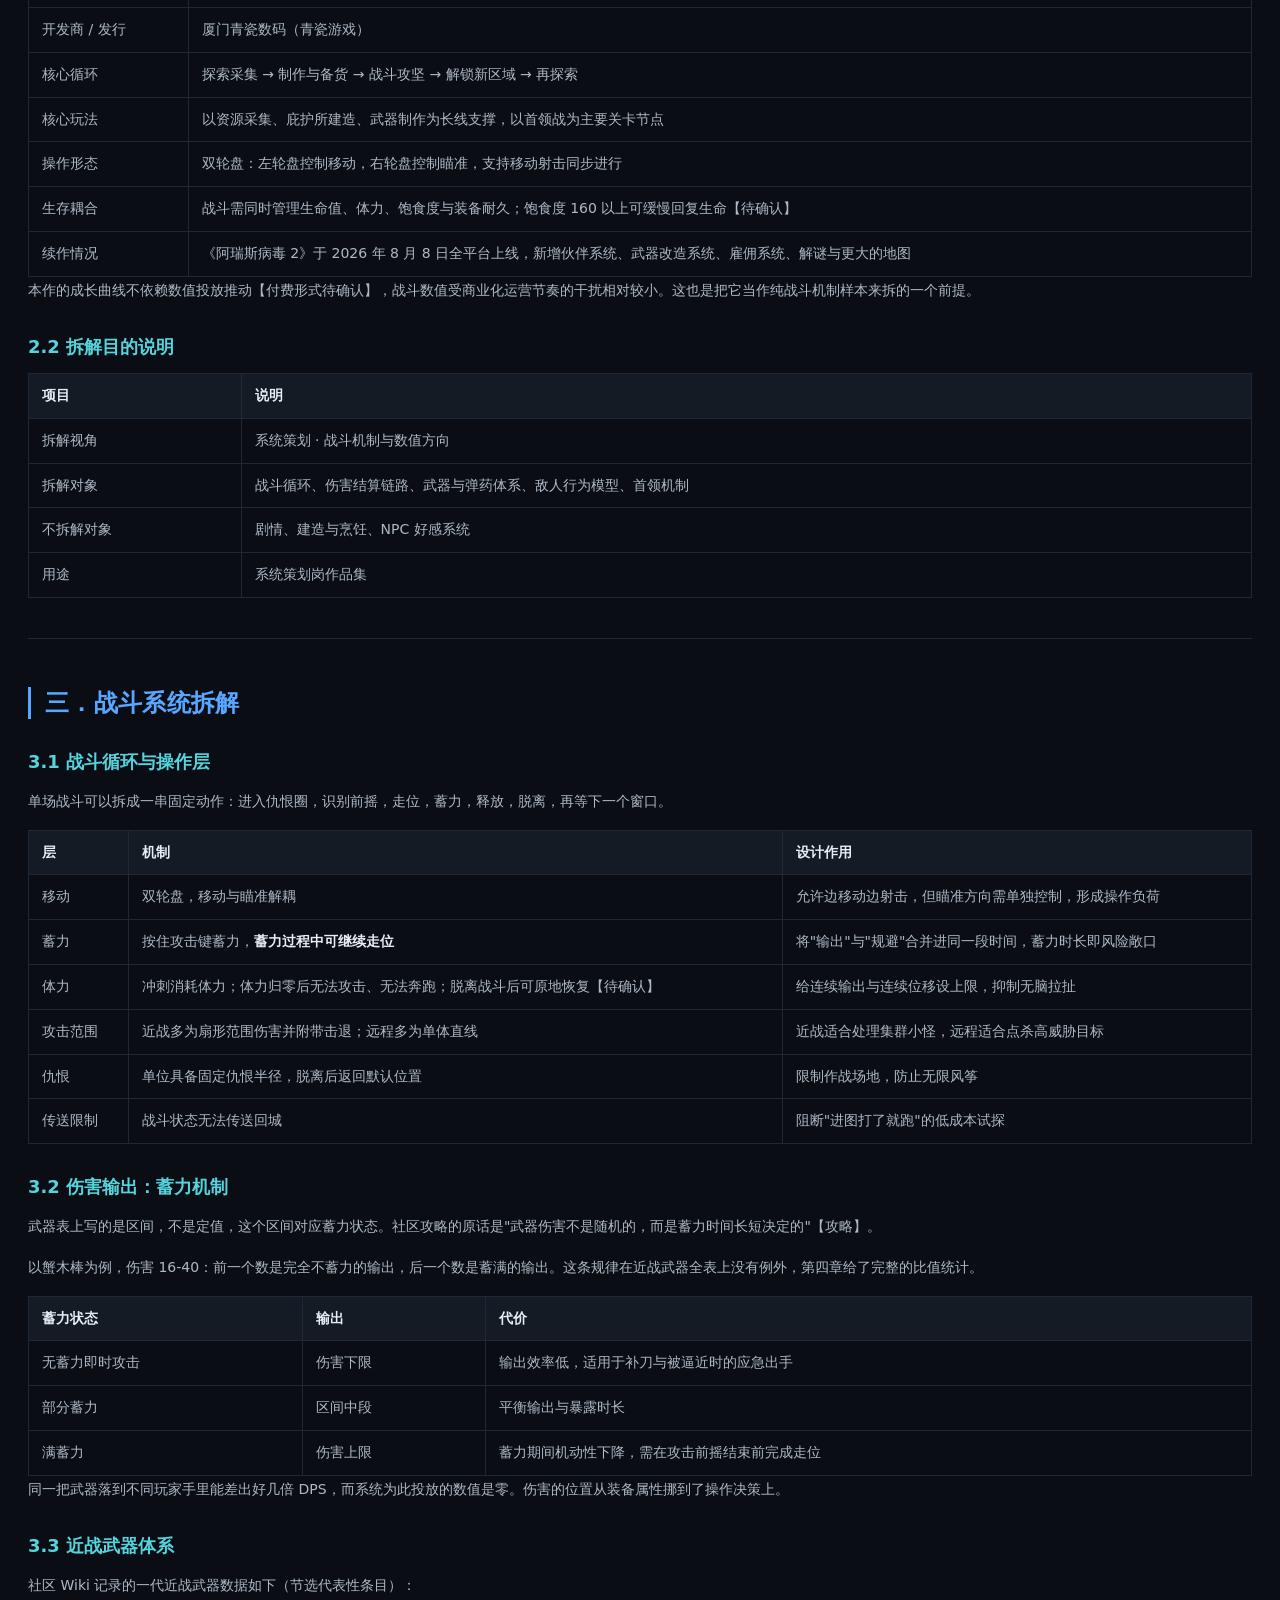
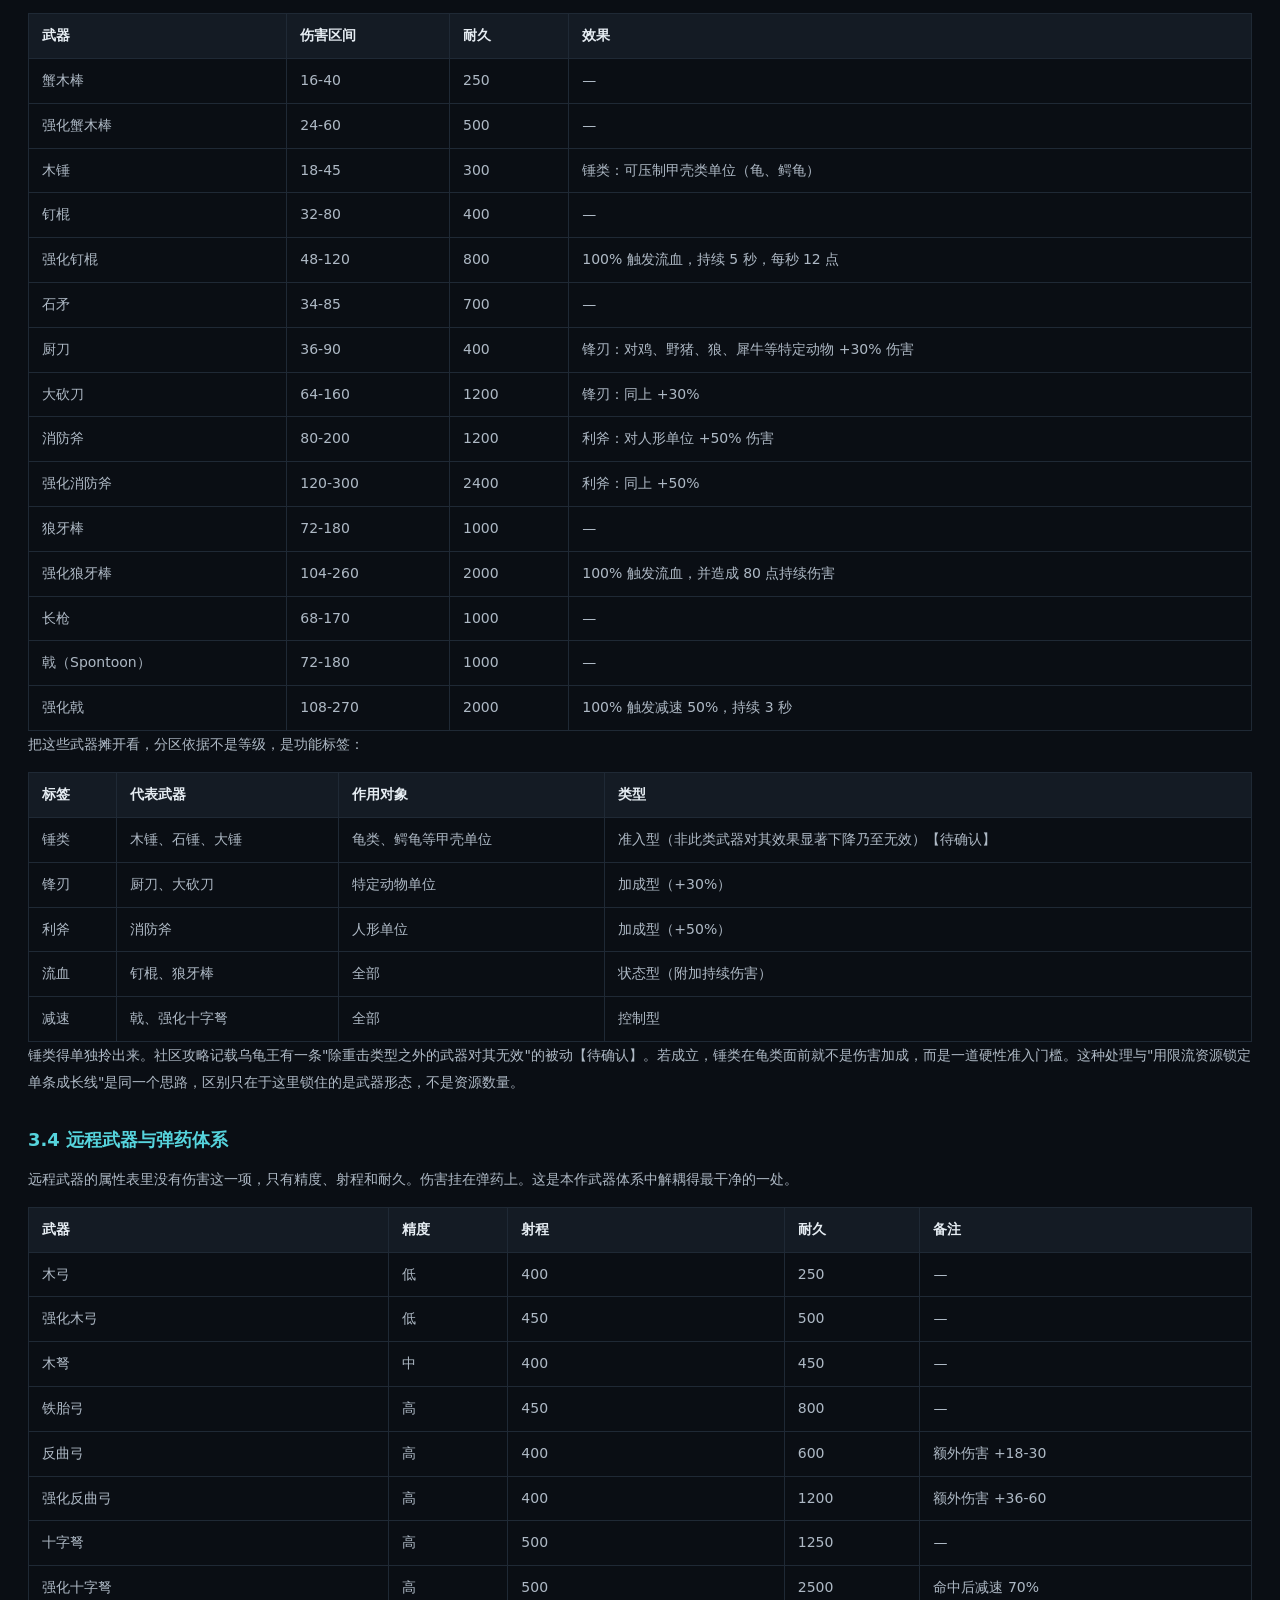
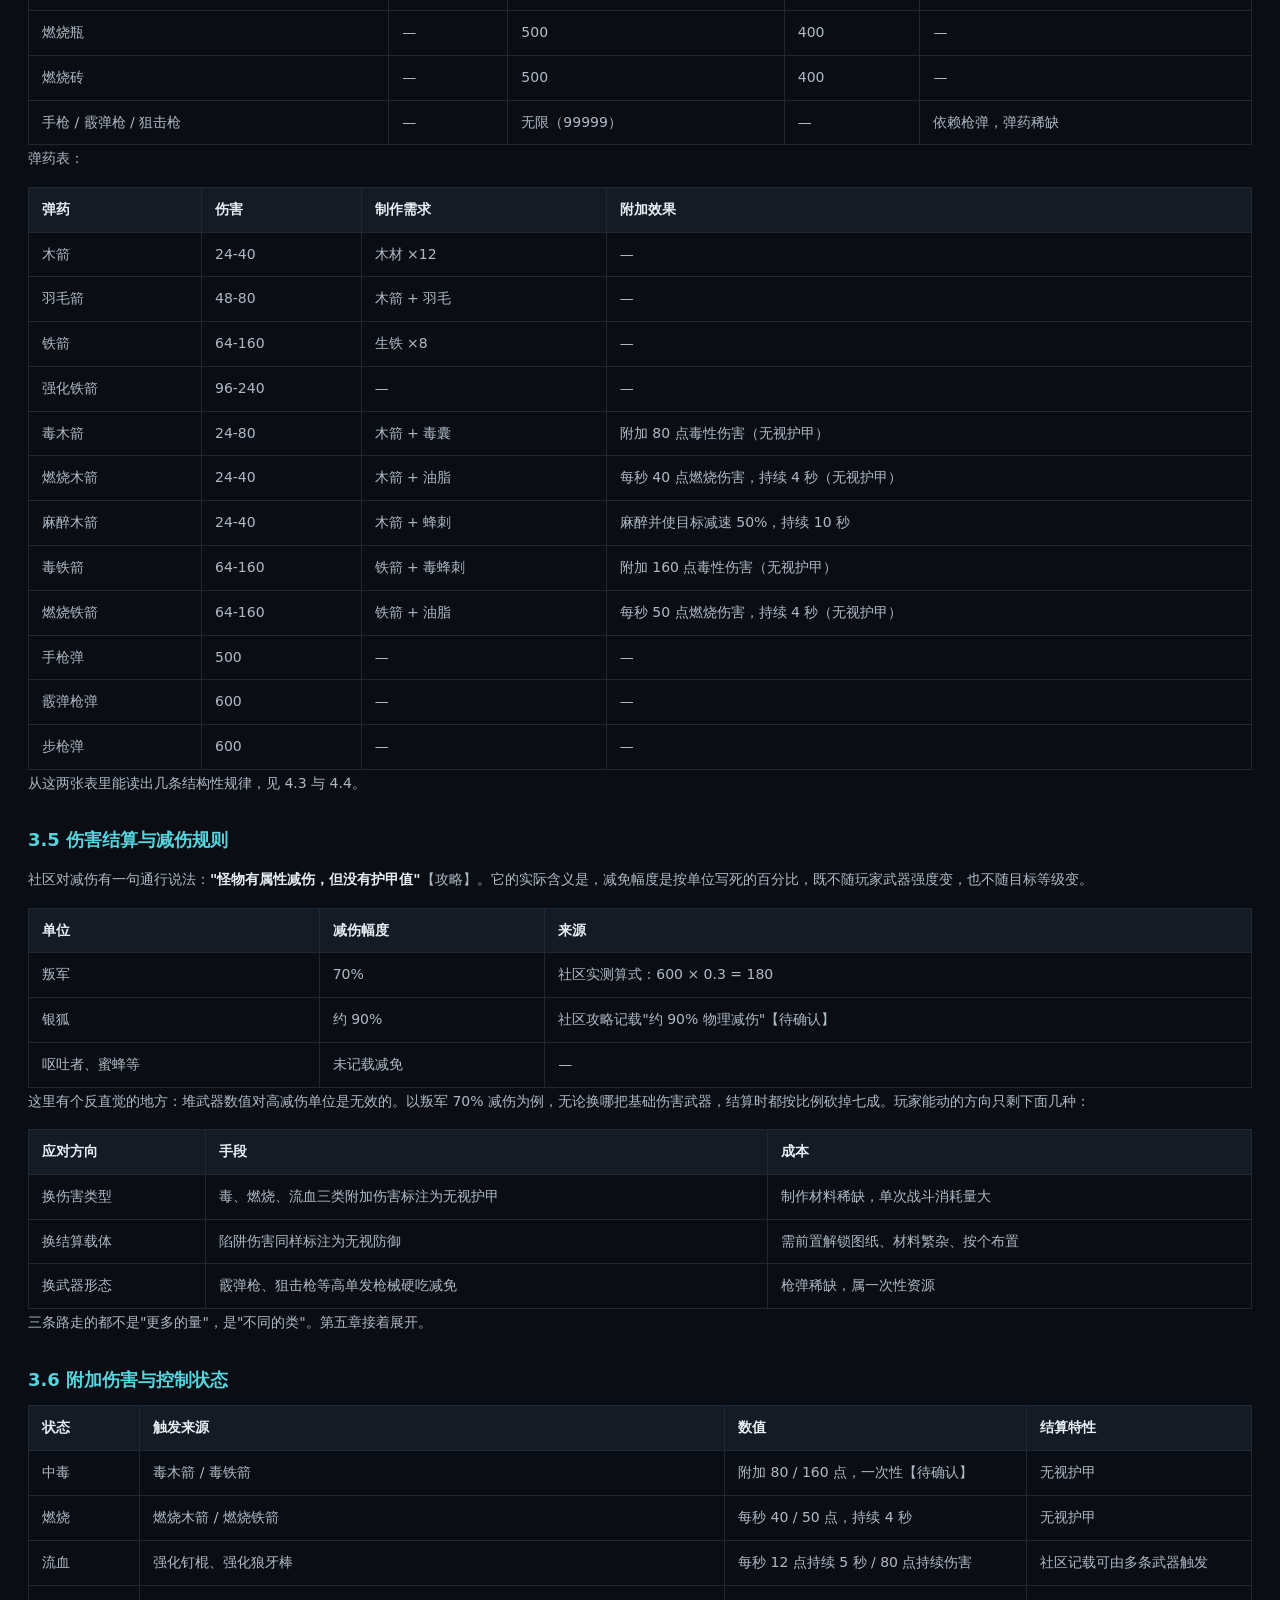
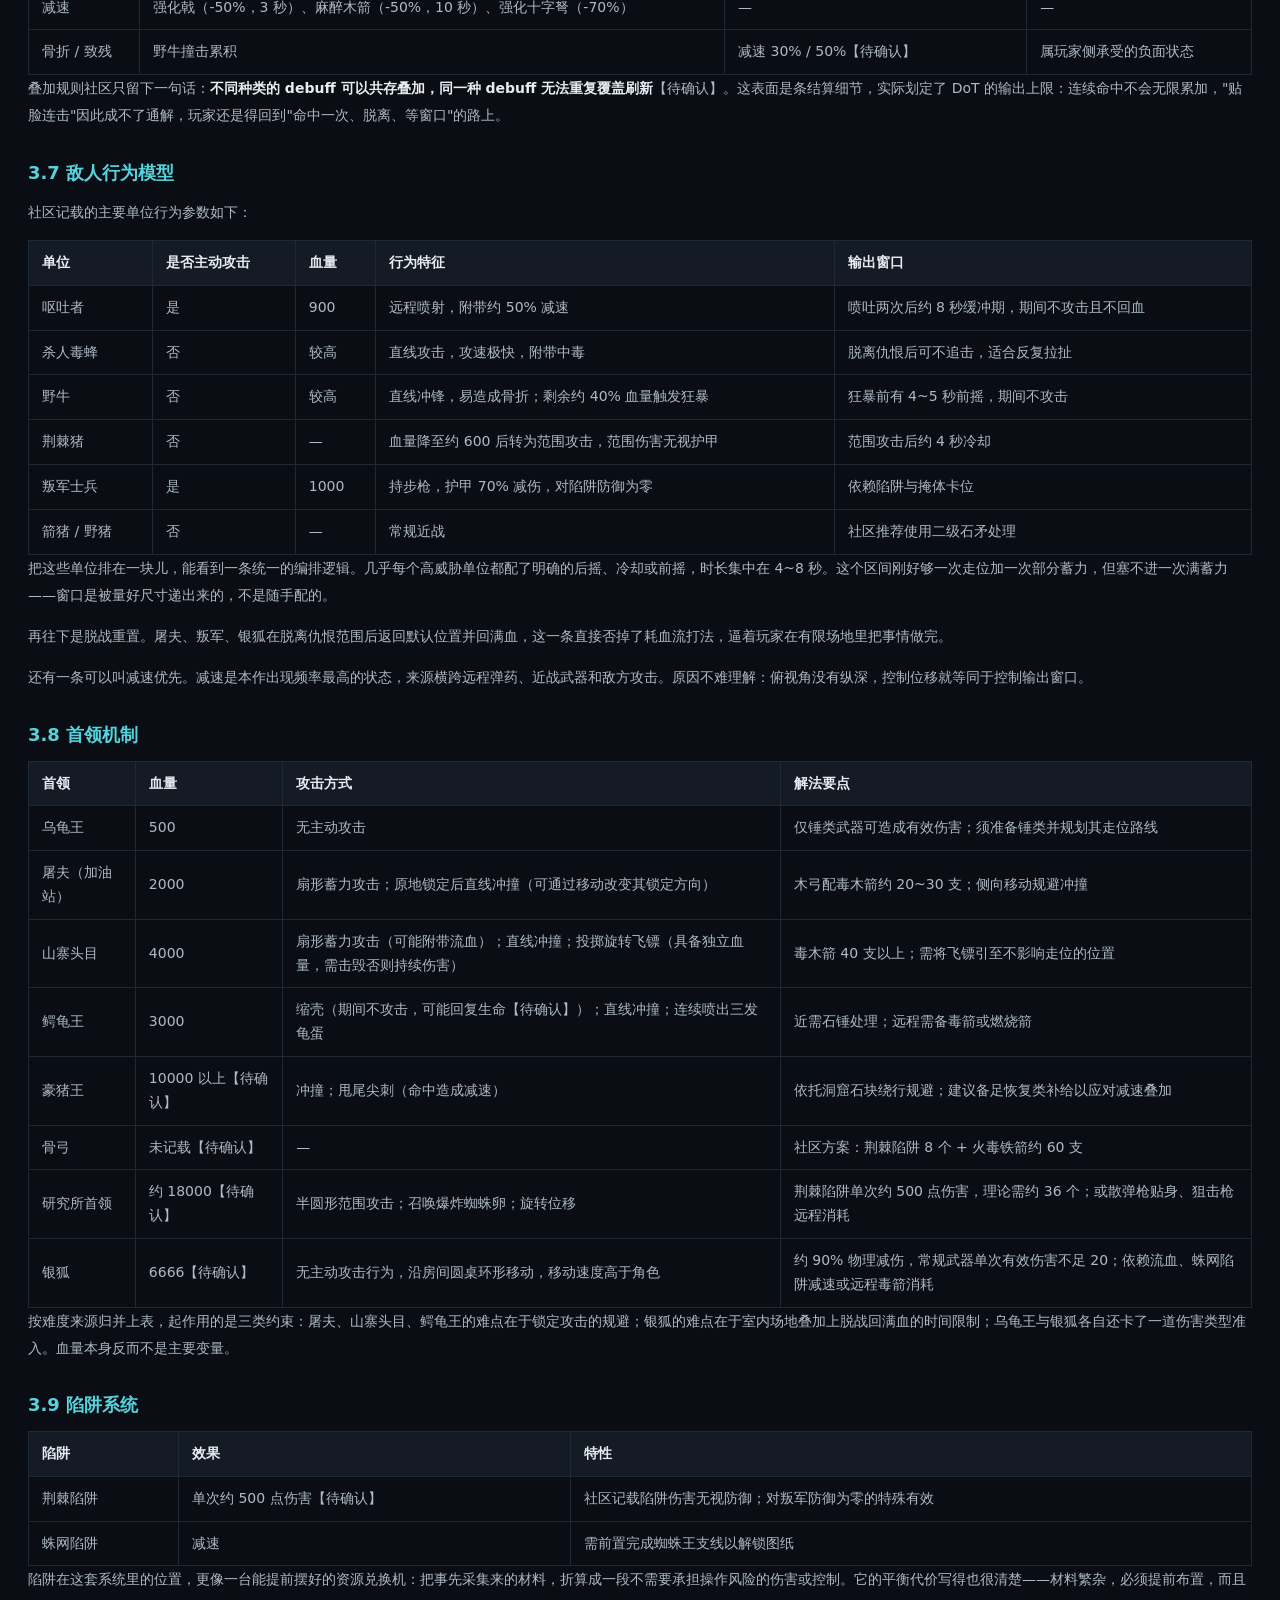
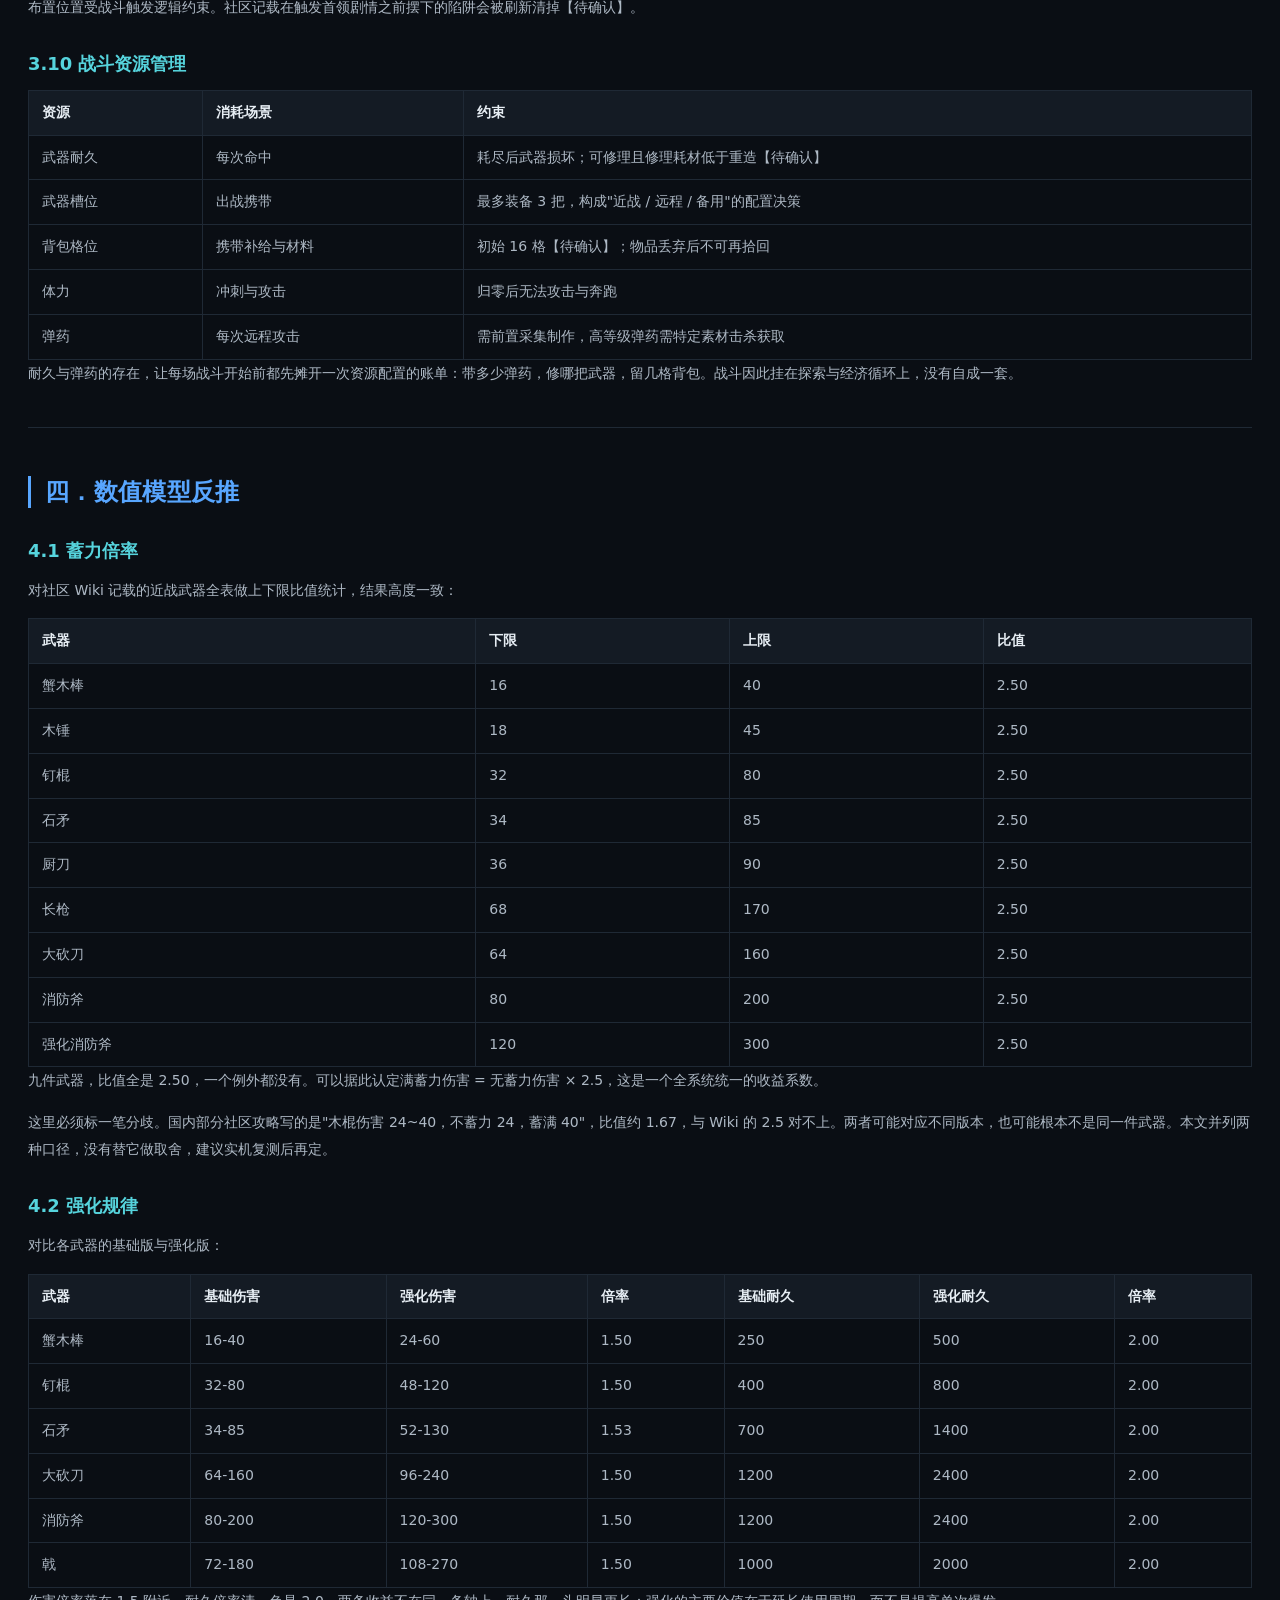
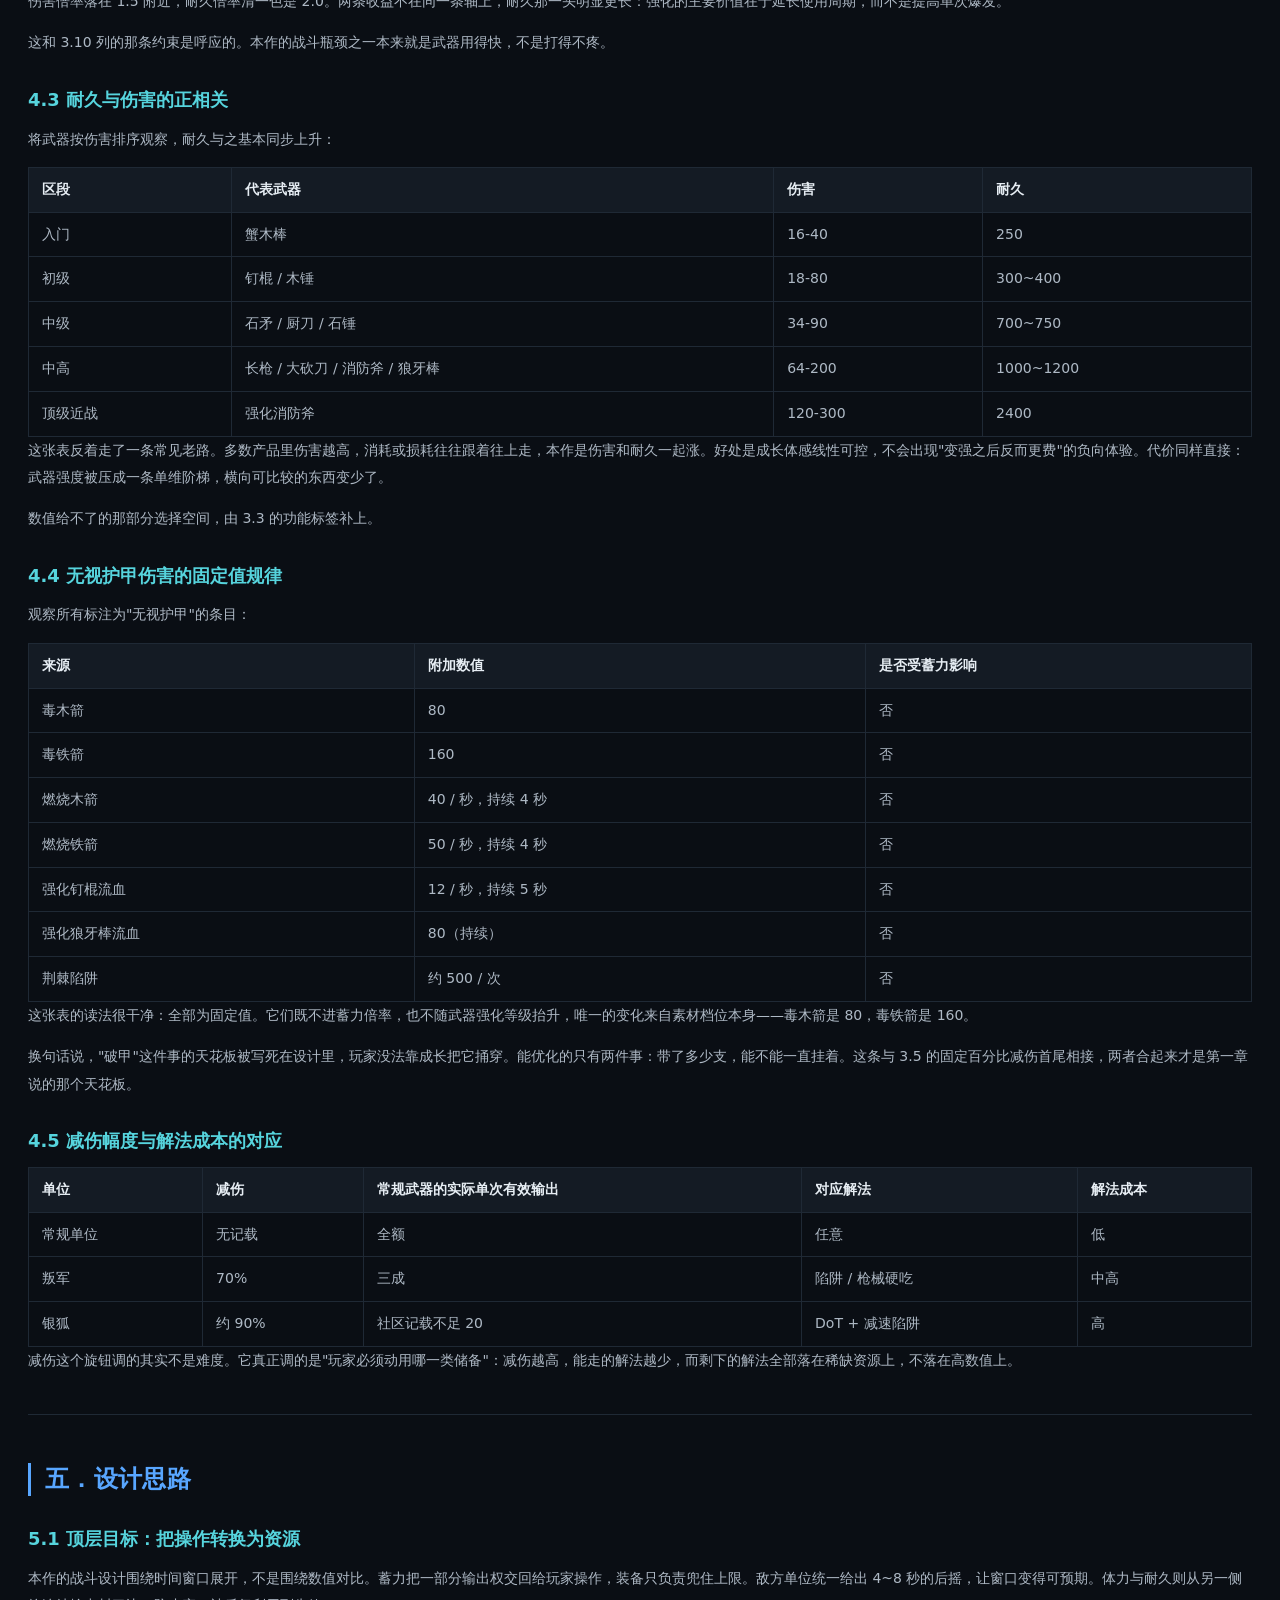
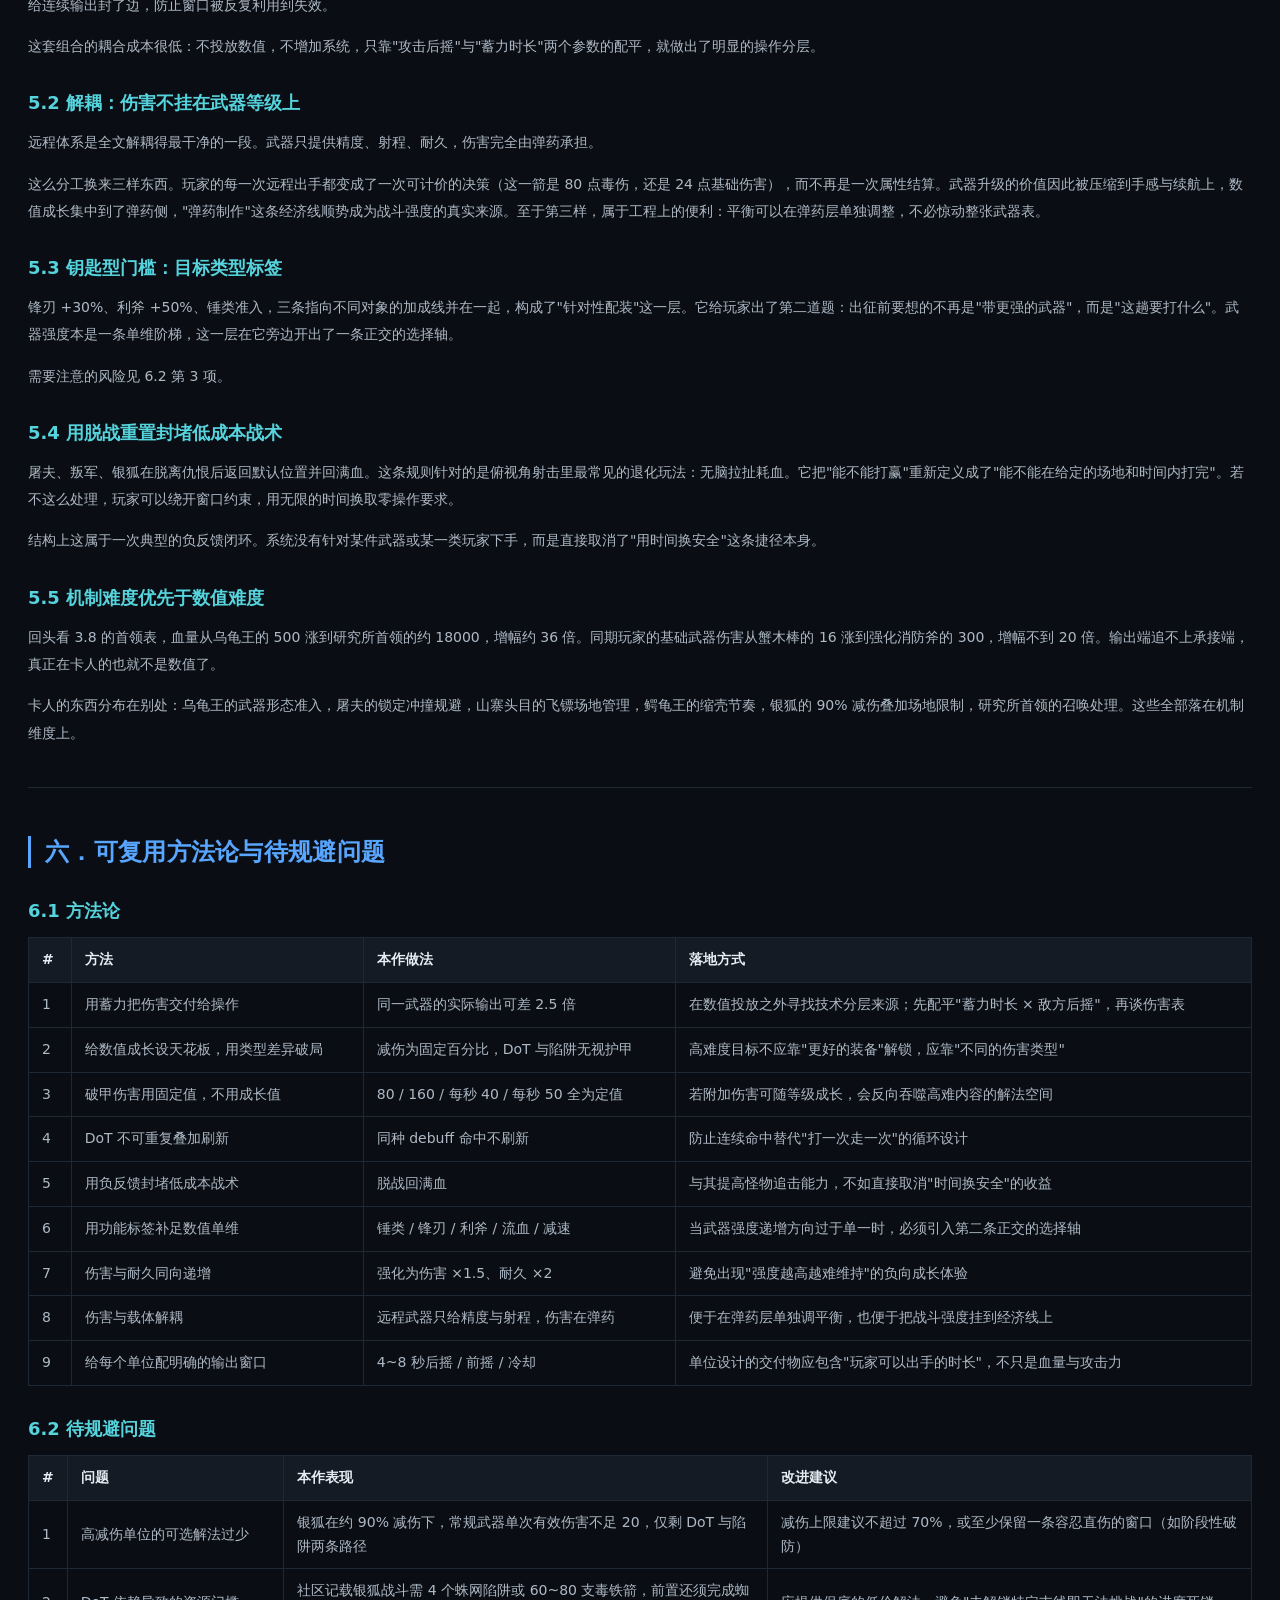
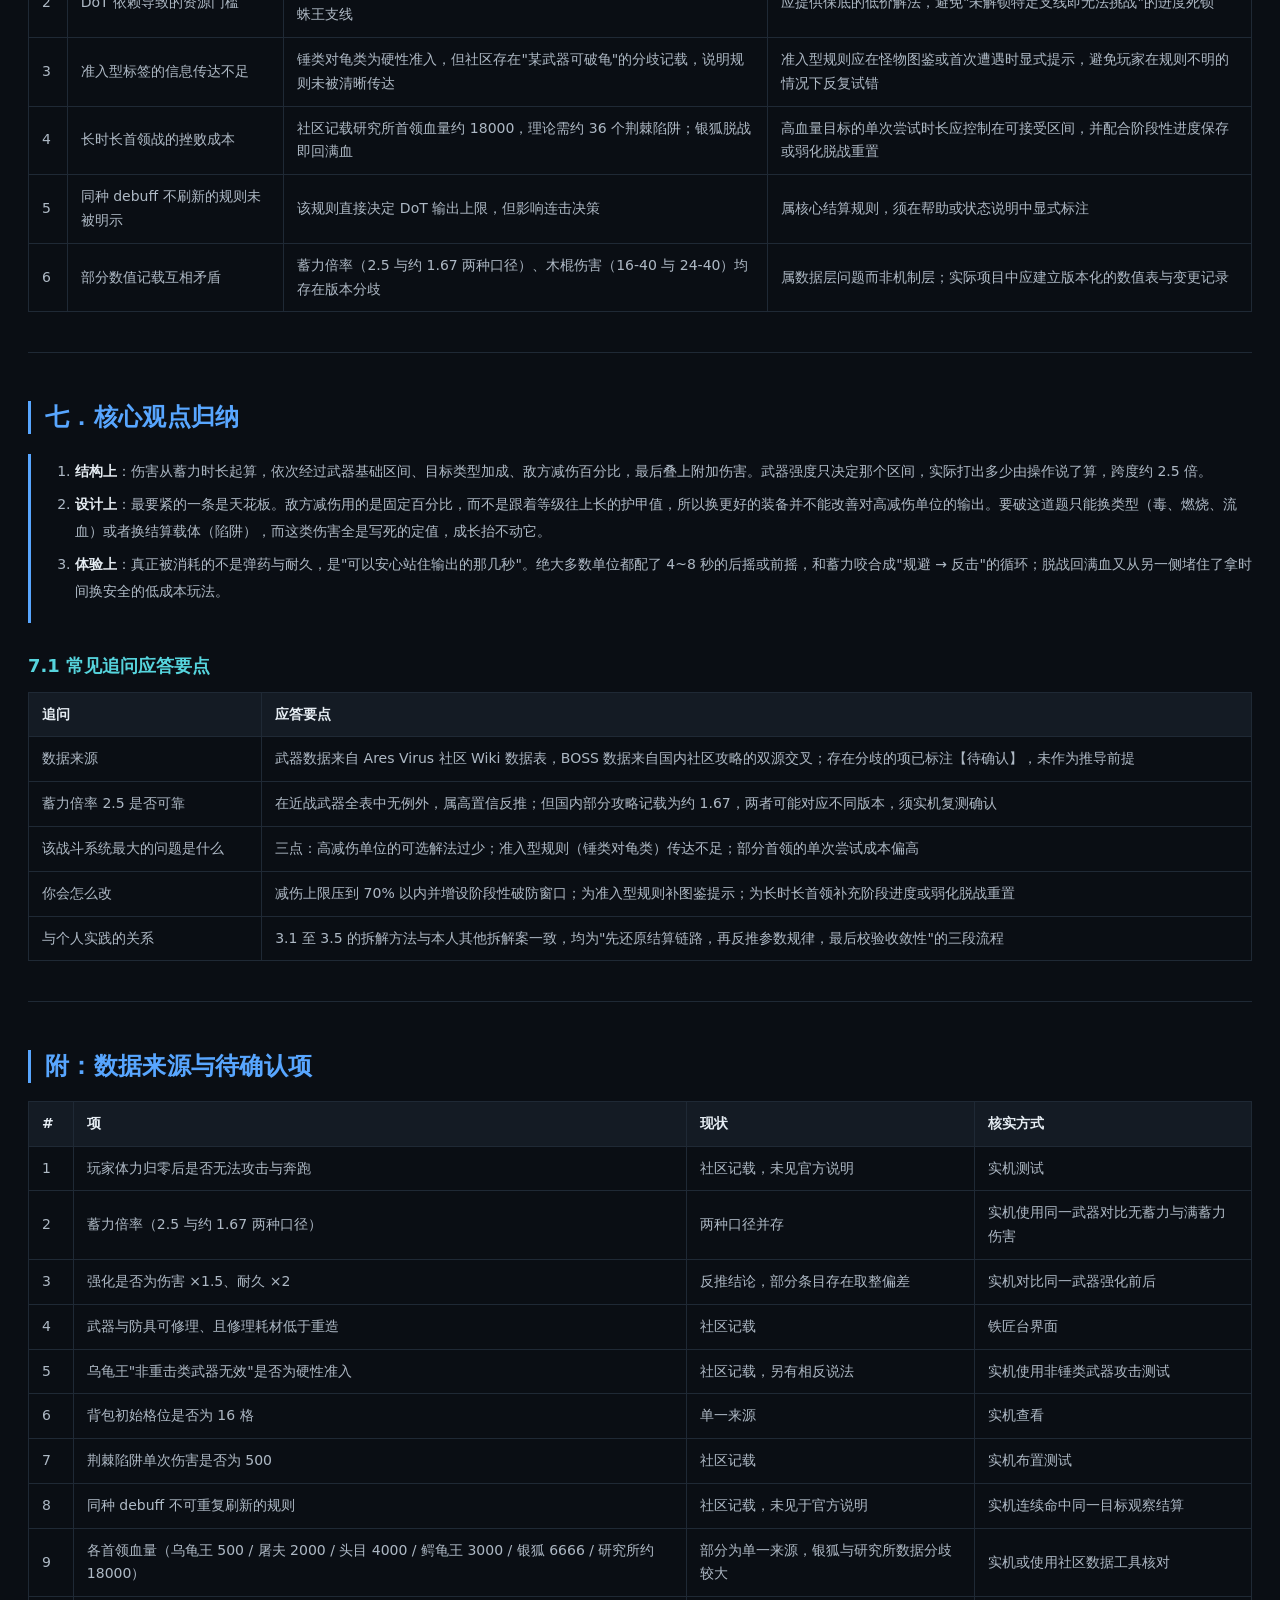
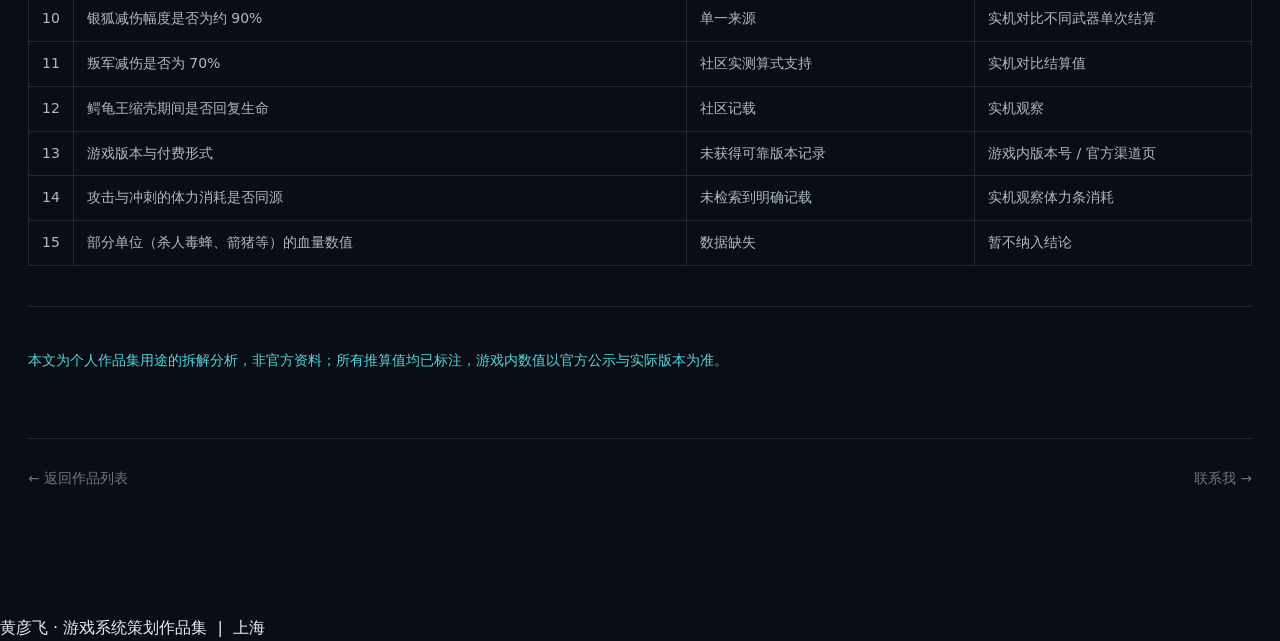
<file: works/ares-combat-analysis.html>
<!DOCTYPE html>
<html lang="zh-CN">
<head>
<meta charset="UTF-8">
<meta name="viewport" content="width=device-width, initial-scale=1">
<title>《阿瑞斯病毒》战斗系统拆解案 · 黄彦飞</title>
<meta name="description" content="《阿瑞斯病毒》战斗系统拆解案 — 系统策划作品集 by 黄彦飞">
<link rel="stylesheet" href="../assets/styles.css">
</head>
<body>
<nav class="nav">
  <div class="nav__inner">
    <a class="nav__logo" href="../index.html">HYF<span>系统策划作品集</span></a>
    <button class="nav__toggle" aria-label="菜单">&#9776;</button>
    <ul class="nav__links">
      <li><a href="../index.html#about"><em>01</em>关于</a></li>
      <li><a href="../index.html#skills"><em>02</em>核心能力</a></li>
      <li><a href="../index.html#work"><em>03</em>代表作品</a></li>
      <li><a href="../index.html#play"><em>04</em>游戏经历</a></li>
      <li><a href="../index.html#contact"><em>05</em>联系方式</a></li>
    </ul>
  </div>
</nav>

<main class="page">
  <div class="page__body">
    <a class="page__back" href="../index.html#work">&#8592; 返回作品列表</a>

    <header class="doc-head">
      <span class="doc-head__tag tag--analysis">系统拆解案</span>
      <h1>《阿瑞斯病毒》战斗系统拆解案</h1>
      <p class="doc-head__desc">拆解《阿瑞斯病毒》的双摇杆战斗：从输入delay、受击帧、走位与弹药经济四个维度解释它的紧张感来源，并把移动端射击中的"笨重感"还原成一组可配置的参数。</p>
      <div class="doc-meta">
        <span>撰写 / 2026.10</span>
        <span>拆解分析 · 战斗手感</span>
        <span>黄彦飞</span>
      </div>
    </header>

    <nav class="doc-nav" id="toc-box" style="display:none">
      <div class="doc-nav__title">目录</div>
      <ol id="toc-list"></ol>
    </nav>

    <article class="doc">
<table>
</thead>
</tr>
</tbody>
</table>
<hr />
<h2>一．核心结论</h2>
<p>本作战斗系统的关键取向是把数值成长人为封顶。玩家没法靠提升属性去击穿高威胁单位的减伤，只能在伤害类型上做文章，而不是继续在伤害量级上加码。</p>
<p>封顶由三条互相咬合的规则维持。伤害由蓄力时长与弹药类型决定，武器等级的权重很低。敌方减伤是按单个单位写定的百分比，不随玩家强度变动。毒、燃烧、流血三类附加伤害连同陷阱伤害标注为无视护甲，代价是资源成本高，而且 DoT 不能重复叠加刷新。</p>
<p>三条规则的结果，是把真正稀缺的东西从弹药和耐久身上挪走了。它变成了"可以安全输出的那几秒"。绝大多数单位都配了明确的后摇或冷却：呕吐者约 8 秒，荆棘猪约 4 秒，野牛进入狂暴前有 4~5 秒前摇。俯视角射击由此成为一场规避与反击交替进行的节奏作业。</p>
<h3>1.1 标注体系</h3>
<table>
<thead>
<tr>
<th>标注</th>
<th>含义</th>
<th>使用说明</th>
</tr>
</thead>
<tbody>
<tr>
<td>【攻略】</td>
<td>公开来源、多源交叉一致</td>
<td>可直接引用</td>
</tr>
<tr>
<td>【假设】</td>
<td>基于公开数据反推的估算</td>
<td>引用时须注明为估算值</td>
</tr>
<tr>
<td>【待确认】</td>
<td>机制存在但数值有分歧，或仅有单一来源</td>
<td>须以实机数据核对</td>
</tr>
</tbody>
</table>
<h3>1.2 数据说明</h3>
<p>本拆解案数值以《阿瑞斯病毒》一代（下称本作）为准，武器与弹药数据主要来自 Ares Virus 社区 Wiki，单位与首领数据来自国内社区攻略的交叉比对。凡只在一篇社区攻略里出现过的结论，均已标注【待确认】，也没有被拿去当作推导前提。正文未另行标注的，默认按【攻略】级处理。</p>
<p>有一处需要提前说明：本作的武器数据存在版本迭代差异，部分国内攻略记录的版本与 Wiki 记录不一致，蓄力倍率是其中最主要的一处分歧（见 4.1）。本文在出现分歧时并列两种口径，不做取舍。</p>
<hr />
<h2>二．背景说明</h2>
<h3>2.1 游戏简介</h3>
<table>
<thead>
<tr>
<th>维度</th>
<th>内容</th>
</tr>
</thead>
<tbody>
<tr>
<td>品类</td>
<td>手绘风格俯视角（上帝视角）末日生存动作 RPG，单机为主</td>
</tr>
<tr>
<td>开发商 / 发行</td>
<td>厦门青瓷数码（青瓷游戏）</td>
</tr>
<tr>
<td>核心循环</td>
<td>探索采集 → 制作与备货 → 战斗攻坚 → 解锁新区域 → 再探索</td>
</tr>
<tr>
<td>核心玩法</td>
<td>以资源采集、庇护所建造、武器制作为长线支撑，以首领战为主要关卡节点</td>
</tr>
<tr>
<td>操作形态</td>
<td>双轮盘：左轮盘控制移动，右轮盘控制瞄准，支持移动射击同步进行</td>
</tr>
<tr>
<td>生存耦合</td>
<td>战斗需同时管理生命值、体力、饱食度与装备耐久；饱食度 160 以上可缓慢回复生命【待确认】</td>
</tr>
<tr>
<td>续作情况</td>
<td>《阿瑞斯病毒 2》于 2026 年 8 月 8 日全平台上线，新增伙伴系统、武器改造系统、雇佣系统、解谜与更大的地图</td>
</tr>
</tbody>
</table>
<p>本作的成长曲线不依赖数值投放推动【付费形式待确认】，战斗数值受商业化运营节奏的干扰相对较小。这也是把它当作纯战斗机制样本来拆的一个前提。</p>
<h3>2.2 拆解目的说明</h3>
<table>
<thead>
<tr>
<th>项目</th>
<th>说明</th>
</tr>
</thead>
<tbody>
<tr>
<td>拆解视角</td>
<td>系统策划 · 战斗机制与数值方向</td>
</tr>
<tr>
<td>拆解对象</td>
<td>战斗循环、伤害结算链路、武器与弹药体系、敌人行为模型、首领机制</td>
</tr>
<tr>
<td>不拆解对象</td>
<td>剧情、建造与烹饪、NPC 好感系统</td>
</tr>
<tr>
<td>用途</td>
<td>系统策划岗作品集</td>
</tr>
</tbody>
</table>
<hr />
<h2>三．战斗系统拆解</h2>
<h3>3.1 战斗循环与操作层</h3>
<p>单场战斗可以拆成一串固定动作：进入仇恨圈，识别前摇，走位，蓄力，释放，脱离，再等下一个窗口。</p>
<table>
<thead>
<tr>
<th>层</th>
<th>机制</th>
<th>设计作用</th>
</tr>
</thead>
<tbody>
<tr>
<td>移动</td>
<td>双轮盘，移动与瞄准解耦</td>
<td>允许边移动边射击，但瞄准方向需单独控制，形成操作负荷</td>
</tr>
<tr>
<td>蓄力</td>
<td>按住攻击键蓄力，<strong>蓄力过程中可继续走位</strong></td>
<td>将"输出"与"规避"合并进同一段时间，蓄力时长即风险敞口</td>
</tr>
<tr>
<td>体力</td>
<td>冲刺消耗体力；体力归零后无法攻击、无法奔跑；脱离战斗后可原地恢复【待确认】</td>
<td>给连续输出与连续位移设上限，抑制无脑拉扯</td>
</tr>
<tr>
<td>攻击范围</td>
<td>近战多为扇形范围伤害并附带击退；远程多为单体直线</td>
<td>近战适合处理集群小怪，远程适合点杀高威胁目标</td>
</tr>
<tr>
<td>仇恨</td>
<td>单位具备固定仇恨半径，脱离后返回默认位置</td>
<td>限制作战场地，防止无限风筝</td>
</tr>
<tr>
<td>传送限制</td>
<td>战斗状态无法传送回城</td>
<td>阻断"进图打了就跑"的低成本试探</td>
</tr>
</tbody>
</table>
<h3>3.2 伤害输出：蓄力机制</h3>
<p>武器表上写的是区间，不是定值，这个区间对应蓄力状态。社区攻略的原话是"武器伤害不是随机的，而是蓄力时间长短决定的"【攻略】。</p>
<p>以蟹木棒为例，伤害 16-40：前一个数是完全不蓄力的输出，后一个数是蓄满的输出。这条规律在近战武器全表上没有例外，第四章给了完整的比值统计。</p>
<table>
<thead>
<tr>
<th>蓄力状态</th>
<th>输出</th>
<th>代价</th>
</tr>
</thead>
<tbody>
<tr>
<td>无蓄力即时攻击</td>
<td>伤害下限</td>
<td>输出效率低，适用于补刀与被逼近时的应急出手</td>
</tr>
<tr>
<td>部分蓄力</td>
<td>区间中段</td>
<td>平衡输出与暴露时长</td>
</tr>
<tr>
<td>满蓄力</td>
<td>伤害上限</td>
<td>蓄力期间机动性下降，需在攻击前摇结束前完成走位</td>
</tr>
</tbody>
</table>
<p>同一把武器落到不同玩家手里能差出好几倍 DPS，而系统为此投放的数值是零。伤害的位置从装备属性挪到了操作决策上。</p>
<h3>3.3 近战武器体系</h3>
<p>社区 Wiki 记录的一代近战武器数据如下（节选代表性条目）：</p>
<table>
<thead>
<tr>
<th>武器</th>
<th>伤害区间</th>
<th>耐久</th>
<th>效果</th>
</tr>
</thead>
<tbody>
<tr>
<td>蟹木棒</td>
<td>16-40</td>
<td>250</td>
<td>—</td>
</tr>
<tr>
<td>强化蟹木棒</td>
<td>24-60</td>
<td>500</td>
<td>—</td>
</tr>
<tr>
<td>木锤</td>
<td>18-45</td>
<td>300</td>
<td>锤类：可压制甲壳类单位（龟、鳄龟）</td>
</tr>
<tr>
<td>钉棍</td>
<td>32-80</td>
<td>400</td>
<td>—</td>
</tr>
<tr>
<td>强化钉棍</td>
<td>48-120</td>
<td>800</td>
<td>100% 触发流血，持续 5 秒，每秒 12 点</td>
</tr>
<tr>
<td>石矛</td>
<td>34-85</td>
<td>700</td>
<td>—</td>
</tr>
<tr>
<td>厨刀</td>
<td>36-90</td>
<td>400</td>
<td>锋刃：对鸡、野猪、狼、犀牛等特定动物 +30% 伤害</td>
</tr>
<tr>
<td>大砍刀</td>
<td>64-160</td>
<td>1200</td>
<td>锋刃：同上 +30%</td>
</tr>
<tr>
<td>消防斧</td>
<td>80-200</td>
<td>1200</td>
<td>利斧：对人形单位 +50% 伤害</td>
</tr>
<tr>
<td>强化消防斧</td>
<td>120-300</td>
<td>2400</td>
<td>利斧：同上 +50%</td>
</tr>
<tr>
<td>狼牙棒</td>
<td>72-180</td>
<td>1000</td>
<td>—</td>
</tr>
<tr>
<td>强化狼牙棒</td>
<td>104-260</td>
<td>2000</td>
<td>100% 触发流血，并造成 80 点持续伤害</td>
</tr>
<tr>
<td>长枪</td>
<td>68-170</td>
<td>1000</td>
<td>—</td>
</tr>
<tr>
<td>戟（Spontoon）</td>
<td>72-180</td>
<td>1000</td>
<td>—</td>
</tr>
<tr>
<td>强化戟</td>
<td>108-270</td>
<td>2000</td>
<td>100% 触发减速 50%，持续 3 秒</td>
</tr>
</tbody>
</table>
<p>把这些武器摊开看，分区依据不是等级，是功能标签：</p>
<table>
<thead>
<tr>
<th>标签</th>
<th>代表武器</th>
<th>作用对象</th>
<th>类型</th>
</tr>
</thead>
<tbody>
<tr>
<td>锤类</td>
<td>木锤、石锤、大锤</td>
<td>龟类、鳄龟等甲壳单位</td>
<td>准入型（非此类武器对其效果显著下降乃至无效）【待确认】</td>
</tr>
<tr>
<td>锋刃</td>
<td>厨刀、大砍刀</td>
<td>特定动物单位</td>
<td>加成型（+30%）</td>
</tr>
<tr>
<td>利斧</td>
<td>消防斧</td>
<td>人形单位</td>
<td>加成型（+50%）</td>
</tr>
<tr>
<td>流血</td>
<td>钉棍、狼牙棒</td>
<td>全部</td>
<td>状态型（附加持续伤害）</td>
</tr>
<tr>
<td>减速</td>
<td>戟、强化十字弩</td>
<td>全部</td>
<td>控制型</td>
</tr>
</tbody>
</table>
<p>锤类得单独拎出来。社区攻略记载乌龟王有一条"除重击类型之外的武器对其无效"的被动【待确认】。若成立，锤类在龟类面前就不是伤害加成，而是一道硬性准入门槛。这种处理与"用限流资源锁定单条成长线"是同一个思路，区别只在于这里锁住的是武器形态，不是资源数量。</p>
<h3>3.4 远程武器与弹药体系</h3>
<p>远程武器的属性表里没有伤害这一项，只有精度、射程和耐久。伤害挂在弹药上。这是本作武器体系中解耦得最干净的一处。</p>
<table>
<thead>
<tr>
<th>武器</th>
<th>精度</th>
<th>射程</th>
<th>耐久</th>
<th>备注</th>
</tr>
</thead>
<tbody>
<tr>
<td>木弓</td>
<td>低</td>
<td>400</td>
<td>250</td>
<td>—</td>
</tr>
<tr>
<td>强化木弓</td>
<td>低</td>
<td>450</td>
<td>500</td>
<td>—</td>
</tr>
<tr>
<td>木弩</td>
<td>中</td>
<td>400</td>
<td>450</td>
<td>—</td>
</tr>
<tr>
<td>铁胎弓</td>
<td>高</td>
<td>450</td>
<td>800</td>
<td>—</td>
</tr>
<tr>
<td>反曲弓</td>
<td>高</td>
<td>400</td>
<td>600</td>
<td>额外伤害 +18-30</td>
</tr>
<tr>
<td>强化反曲弓</td>
<td>高</td>
<td>400</td>
<td>1200</td>
<td>额外伤害 +36-60</td>
</tr>
<tr>
<td>十字弩</td>
<td>高</td>
<td>500</td>
<td>1250</td>
<td>—</td>
</tr>
<tr>
<td>强化十字弩</td>
<td>高</td>
<td>500</td>
<td>2500</td>
<td>命中后减速 70%</td>
</tr>
<tr>
<td>燃烧瓶</td>
<td>—</td>
<td>500</td>
<td>400</td>
<td>—</td>
</tr>
<tr>
<td>燃烧砖</td>
<td>—</td>
<td>500</td>
<td>400</td>
<td>—</td>
</tr>
<tr>
<td>手枪 / 霰弹枪 / 狙击枪</td>
<td>—</td>
<td>无限（99999）</td>
<td>—</td>
<td>依赖枪弹，弹药稀缺</td>
</tr>
</tbody>
</table>
<p>弹药表：</p>
<table>
<thead>
<tr>
<th>弹药</th>
<th>伤害</th>
<th>制作需求</th>
<th>附加效果</th>
</tr>
</thead>
<tbody>
<tr>
<td>木箭</td>
<td>24-40</td>
<td>木材 ×12</td>
<td>—</td>
</tr>
<tr>
<td>羽毛箭</td>
<td>48-80</td>
<td>木箭 + 羽毛</td>
<td>—</td>
</tr>
<tr>
<td>铁箭</td>
<td>64-160</td>
<td>生铁 ×8</td>
<td>—</td>
</tr>
<tr>
<td>强化铁箭</td>
<td>96-240</td>
<td>—</td>
<td>—</td>
</tr>
<tr>
<td>毒木箭</td>
<td>24-80</td>
<td>木箭 + 毒囊</td>
<td>附加 80 点毒性伤害（无视护甲）</td>
</tr>
<tr>
<td>燃烧木箭</td>
<td>24-40</td>
<td>木箭 + 油脂</td>
<td>每秒 40 点燃烧伤害，持续 4 秒（无视护甲）</td>
</tr>
<tr>
<td>麻醉木箭</td>
<td>24-40</td>
<td>木箭 + 蜂刺</td>
<td>麻醉并使目标减速 50%，持续 10 秒</td>
</tr>
<tr>
<td>毒铁箭</td>
<td>64-160</td>
<td>铁箭 + 毒蜂刺</td>
<td>附加 160 点毒性伤害（无视护甲）</td>
</tr>
<tr>
<td>燃烧铁箭</td>
<td>64-160</td>
<td>铁箭 + 油脂</td>
<td>每秒 50 点燃烧伤害，持续 4 秒（无视护甲）</td>
</tr>
<tr>
<td>手枪弹</td>
<td>500</td>
<td>—</td>
<td>—</td>
</tr>
<tr>
<td>霰弹枪弹</td>
<td>600</td>
<td>—</td>
<td>—</td>
</tr>
<tr>
<td>步枪弹</td>
<td>600</td>
<td>—</td>
<td>—</td>
</tr>
</tbody>
</table>
<p>从这两张表里能读出几条结构性规律，见 4.3 与 4.4。</p>
<h3>3.5 伤害结算与减伤规则</h3>
<p>社区对减伤有一句通行说法：<strong>"怪物有属性减伤，但没有护甲值"</strong>【攻略】。它的实际含义是，减免幅度是按单位写死的百分比，既不随玩家武器强度变，也不随目标等级变。</p>
<table>
<thead>
<tr>
<th>单位</th>
<th>减伤幅度</th>
<th>来源</th>
</tr>
</thead>
<tbody>
<tr>
<td>叛军</td>
<td>70%</td>
<td>社区实测算式：600 × 0.3 = 180</td>
</tr>
<tr>
<td>银狐</td>
<td>约 90%</td>
<td>社区攻略记载"约 90% 物理减伤"【待确认】</td>
</tr>
<tr>
<td>呕吐者、蜜蜂等</td>
<td>未记载减免</td>
<td>—</td>
</tr>
</tbody>
</table>
<p>这里有个反直觉的地方：堆武器数值对高减伤单位是无效的。以叛军 70% 减伤为例，无论换哪把基础伤害武器，结算时都按比例砍掉七成。玩家能动的方向只剩下面几种：</p>
<table>
<thead>
<tr>
<th>应对方向</th>
<th>手段</th>
<th>成本</th>
</tr>
</thead>
<tbody>
<tr>
<td>换伤害类型</td>
<td>毒、燃烧、流血三类附加伤害标注为无视护甲</td>
<td>制作材料稀缺，单次战斗消耗量大</td>
</tr>
<tr>
<td>换结算载体</td>
<td>陷阱伤害同样标注为无视防御</td>
<td>需前置解锁图纸、材料繁杂、按个布置</td>
</tr>
<tr>
<td>换武器形态</td>
<td>霰弹枪、狙击枪等高单发枪械硬吃减免</td>
<td>枪弹稀缺，属一次性资源</td>
</tr>
</tbody>
</table>
<p>三条路走的都不是"更多的量"，是"不同的类"。第五章接着展开。</p>
<h3>3.6 附加伤害与控制状态</h3>
<table>
<thead>
<tr>
<th>状态</th>
<th>触发来源</th>
<th>数值</th>
<th>结算特性</th>
</tr>
</thead>
<tbody>
<tr>
<td>中毒</td>
<td>毒木箭 / 毒铁箭</td>
<td>附加 80 / 160 点，一次性【待确认】</td>
<td>无视护甲</td>
</tr>
<tr>
<td>燃烧</td>
<td>燃烧木箭 / 燃烧铁箭</td>
<td>每秒 40 / 50 点，持续 4 秒</td>
<td>无视护甲</td>
</tr>
<tr>
<td>流血</td>
<td>强化钉棍、强化狼牙棒</td>
<td>每秒 12 点持续 5 秒 / 80 点持续伤害</td>
<td>社区记载可由多条武器触发</td>
</tr>
<tr>
<td>减速</td>
<td>强化戟（-50%，3 秒）、麻醉木箭（-50%，10 秒）、强化十字弩（-70%）</td>
<td>—</td>
<td>—</td>
</tr>
<tr>
<td>骨折 / 致残</td>
<td>野牛撞击累积</td>
<td>减速 30% / 50%【待确认】</td>
<td>属玩家侧承受的负面状态</td>
</tr>
</tbody>
</table>
<p>叠加规则社区只留下一句话：<strong>不同种类的 debuff 可以共存叠加，同一种 debuff 无法重复覆盖刷新</strong>【待确认】。这表面是条结算细节，实际划定了 DoT 的输出上限：连续命中不会无限累加，"贴脸连击"因此成不了通解，玩家还是得回到"命中一次、脱离、等窗口"的路上。</p>
<h3>3.7 敌人行为模型</h3>
<p>社区记载的主要单位行为参数如下：</p>
<table>
<thead>
<tr>
<th>单位</th>
<th>是否主动攻击</th>
<th>血量</th>
<th>行为特征</th>
<th>输出窗口</th>
</tr>
</thead>
<tbody>
<tr>
<td>呕吐者</td>
<td>是</td>
<td>900</td>
<td>远程喷射，附带约 50% 减速</td>
<td>喷吐两次后约 8 秒缓冲期，期间不攻击且不回血</td>
</tr>
<tr>
<td>杀人毒蜂</td>
<td>否</td>
<td>较高</td>
<td>直线攻击，攻速极快，附带中毒</td>
<td>脱离仇恨后可不追击，适合反复拉扯</td>
</tr>
<tr>
<td>野牛</td>
<td>否</td>
<td>较高</td>
<td>直线冲锋，易造成骨折；剩余约 40% 血量触发狂暴</td>
<td>狂暴前有 4~5 秒前摇，期间不攻击</td>
</tr>
<tr>
<td>荆棘猪</td>
<td>否</td>
<td>—</td>
<td>血量降至约 600 后转为范围攻击，范围伤害无视护甲</td>
<td>范围攻击后约 4 秒冷却</td>
</tr>
<tr>
<td>叛军士兵</td>
<td>是</td>
<td>1000</td>
<td>持步枪，护甲 70% 减伤，对陷阱防御为零</td>
<td>依赖陷阱与掩体卡位</td>
</tr>
<tr>
<td>箭猪 / 野猪</td>
<td>否</td>
<td>—</td>
<td>常规近战</td>
<td>社区推荐使用二级石矛处理</td>
</tr>
</tbody>
</table>
<p>把这些单位排在一块儿，能看到一条统一的编排逻辑。几乎每个高威胁单位都配了明确的后摇、冷却或前摇，时长集中在 4~8 秒。这个区间刚好够一次走位加一次部分蓄力，但塞不进一次满蓄力——窗口是被量好尺寸递出来的，不是随手配的。</p>
<p>再往下是脱战重置。屠夫、叛军、银狐在脱离仇恨范围后返回默认位置并回满血，这一条直接否掉了耗血流打法，逼着玩家在有限场地里把事情做完。</p>
<p>还有一条可以叫减速优先。减速是本作出现频率最高的状态，来源横跨远程弹药、近战武器和敌方攻击。原因不难理解：俯视角没有纵深，控制位移就等同于控制输出窗口。</p>
<h3>3.8 首领机制</h3>
<table>
<thead>
<tr>
<th>首领</th>
<th>血量</th>
<th>攻击方式</th>
<th>解法要点</th>
</tr>
</thead>
<tbody>
<tr>
<td>乌龟王</td>
<td>500</td>
<td>无主动攻击</td>
<td>仅锤类武器可造成有效伤害；须准备锤类并规划其走位路线</td>
</tr>
<tr>
<td>屠夫（加油站）</td>
<td>2000</td>
<td>扇形蓄力攻击；原地锁定后直线冲撞（可通过移动改变其锁定方向）</td>
<td>木弓配毒木箭约 20~30 支；侧向移动规避冲撞</td>
</tr>
<tr>
<td>山寨头目</td>
<td>4000</td>
<td>扇形蓄力攻击（可能附带流血）；直线冲撞；投掷旋转飞镖（具备独立血量，需击毁否则持续伤害）</td>
<td>毒木箭 40 支以上；需将飞镖引至不影响走位的位置</td>
</tr>
<tr>
<td>鳄龟王</td>
<td>3000</td>
<td>缩壳（期间不攻击，可能回复生命【待确认】）；直线冲撞；连续喷出三发龟蛋</td>
<td>近需石锤处理；远程需备毒箭或燃烧箭</td>
</tr>
<tr>
<td>豪猪王</td>
<td>10000 以上【待确认】</td>
<td>冲撞；甩尾尖刺（命中造成减速）</td>
<td>依托洞窟石块绕行规避；建议备足恢复类补给以应对减速叠加</td>
</tr>
<tr>
<td>骨弓</td>
<td>未记载【待确认】</td>
<td>—</td>
<td>社区方案：荆棘陷阱 8 个 + 火毒铁箭约 60 支</td>
</tr>
<tr>
<td>研究所首领</td>
<td>约 18000【待确认】</td>
<td>半圆形范围攻击；召唤爆炸蜘蛛卵；旋转位移</td>
<td>荆棘陷阱单次约 500 点伤害，理论需约 36 个；或散弹枪贴身、狙击枪远程消耗</td>
</tr>
<tr>
<td>银狐</td>
<td>6666【待确认】</td>
<td>无主动攻击行为，沿房间圆桌环形移动，移动速度高于角色</td>
<td>约 90% 物理减伤，常规武器单次有效伤害不足 20；依赖流血、蛛网陷阱减速或远程毒箭消耗</td>
</tr>
</tbody>
</table>
<p>按难度来源归并上表，起作用的是三类约束：屠夫、山寨头目、鳄龟王的难点在于锁定攻击的规避；银狐的难点在于室内场地叠加上脱战回满血的时间限制；乌龟王与银狐各自还卡了一道伤害类型准入。血量本身反而不是主要变量。</p>
<h3>3.9 陷阱系统</h3>
<table>
<thead>
<tr>
<th>陷阱</th>
<th>效果</th>
<th>特性</th>
</tr>
</thead>
<tbody>
<tr>
<td>荆棘陷阱</td>
<td>单次约 500 点伤害【待确认】</td>
<td>社区记载陷阱伤害无视防御；对叛军防御为零的特殊有效</td>
</tr>
<tr>
<td>蛛网陷阱</td>
<td>减速</td>
<td>需前置完成蜘蛛王支线以解锁图纸</td>
</tr>
</tbody>
</table>
<p>陷阱在这套系统里的位置，更像一台能提前摆好的资源兑换机：把事先采集来的材料，折算成一段不需要承担操作风险的伤害或控制。它的平衡代价写得也很清楚——材料繁杂，必须提前布置，而且布置位置受战斗触发逻辑约束。社区记载在触发首领剧情之前摆下的陷阱会被刷新清掉【待确认】。</p>
<h3>3.10 战斗资源管理</h3>
<table>
<thead>
<tr>
<th>资源</th>
<th>消耗场景</th>
<th>约束</th>
</tr>
</thead>
<tbody>
<tr>
<td>武器耐久</td>
<td>每次命中</td>
<td>耗尽后武器损坏；可修理且修理耗材低于重造【待确认】</td>
</tr>
<tr>
<td>武器槽位</td>
<td>出战携带</td>
<td>最多装备 3 把，构成"近战 / 远程 / 备用"的配置决策</td>
</tr>
<tr>
<td>背包格位</td>
<td>携带补给与材料</td>
<td>初始 16 格【待确认】；物品丢弃后不可再拾回</td>
</tr>
<tr>
<td>体力</td>
<td>冲刺与攻击</td>
<td>归零后无法攻击与奔跑</td>
</tr>
<tr>
<td>弹药</td>
<td>每次远程攻击</td>
<td>需前置采集制作，高等级弹药需特定素材击杀获取</td>
</tr>
</tbody>
</table>
<p>耐久与弹药的存在，让每场战斗开始前都先摊开一次资源配置的账单：带多少弹药，修哪把武器，留几格背包。战斗因此挂在探索与经济循环上，没有自成一套。</p>
<hr />
<h2>四．数值模型反推</h2>
<h3>4.1 蓄力倍率</h3>
<p>对社区 Wiki 记载的近战武器全表做上下限比值统计，结果高度一致：</p>
<table>
<thead>
<tr>
<th>武器</th>
<th>下限</th>
<th>上限</th>
<th>比值</th>
</tr>
</thead>
<tbody>
<tr>
<td>蟹木棒</td>
<td>16</td>
<td>40</td>
<td>2.50</td>
</tr>
<tr>
<td>木锤</td>
<td>18</td>
<td>45</td>
<td>2.50</td>
</tr>
<tr>
<td>钉棍</td>
<td>32</td>
<td>80</td>
<td>2.50</td>
</tr>
<tr>
<td>石矛</td>
<td>34</td>
<td>85</td>
<td>2.50</td>
</tr>
<tr>
<td>厨刀</td>
<td>36</td>
<td>90</td>
<td>2.50</td>
</tr>
<tr>
<td>长枪</td>
<td>68</td>
<td>170</td>
<td>2.50</td>
</tr>
<tr>
<td>大砍刀</td>
<td>64</td>
<td>160</td>
<td>2.50</td>
</tr>
<tr>
<td>消防斧</td>
<td>80</td>
<td>200</td>
<td>2.50</td>
</tr>
<tr>
<td>强化消防斧</td>
<td>120</td>
<td>300</td>
<td>2.50</td>
</tr>
</tbody>
</table>
<p>九件武器，比值全是 2.50，一个例外都没有。可以据此认定满蓄力伤害 = 无蓄力伤害 × 2.5，这是一个全系统统一的收益系数。</p>
<p>这里必须标一笔分歧。国内部分社区攻略写的是"木棍伤害 24~40，不蓄力 24，蓄满 40"，比值约 1.67，与 Wiki 的 2.5 对不上。两者可能对应不同版本，也可能根本不是同一件武器。本文并列两种口径，没有替它做取舍，建议实机复测后再定。</p>
<h3>4.2 强化规律</h3>
<p>对比各武器的基础版与强化版：</p>
<table>
<thead>
<tr>
<th>武器</th>
<th>基础伤害</th>
<th>强化伤害</th>
<th>倍率</th>
<th>基础耐久</th>
<th>强化耐久</th>
<th>倍率</th>
</tr>
</thead>
<tbody>
<tr>
<td>蟹木棒</td>
<td>16-40</td>
<td>24-60</td>
<td>1.50</td>
<td>250</td>
<td>500</td>
<td>2.00</td>
</tr>
<tr>
<td>钉棍</td>
<td>32-80</td>
<td>48-120</td>
<td>1.50</td>
<td>400</td>
<td>800</td>
<td>2.00</td>
</tr>
<tr>
<td>石矛</td>
<td>34-85</td>
<td>52-130</td>
<td>1.53</td>
<td>700</td>
<td>1400</td>
<td>2.00</td>
</tr>
<tr>
<td>大砍刀</td>
<td>64-160</td>
<td>96-240</td>
<td>1.50</td>
<td>1200</td>
<td>2400</td>
<td>2.00</td>
</tr>
<tr>
<td>消防斧</td>
<td>80-200</td>
<td>120-300</td>
<td>1.50</td>
<td>1200</td>
<td>2400</td>
<td>2.00</td>
</tr>
<tr>
<td>戟</td>
<td>72-180</td>
<td>108-270</td>
<td>1.50</td>
<td>1000</td>
<td>2000</td>
<td>2.00</td>
</tr>
</tbody>
</table>
<p>伤害倍率落在 1.5 附近，耐久倍率清一色是 2.0。两条收益不在同一条轴上，耐久那一头明显更长：强化的主要价值在于延长使用周期，而不是提高单次爆发。</p>
<p>这和 3.10 列的那条约束是呼应的。本作的战斗瓶颈之一本来就是武器用得快，不是打得不疼。</p>
<h3>4.3 耐久与伤害的正相关</h3>
<p>将武器按伤害排序观察，耐久与之基本同步上升：</p>
<table>
<thead>
<tr>
<th>区段</th>
<th>代表武器</th>
<th>伤害</th>
<th>耐久</th>
</tr>
</thead>
<tbody>
<tr>
<td>入门</td>
<td>蟹木棒</td>
<td>16-40</td>
<td>250</td>
</tr>
<tr>
<td>初级</td>
<td>钉棍 / 木锤</td>
<td>18-80</td>
<td>300~400</td>
</tr>
<tr>
<td>中级</td>
<td>石矛 / 厨刀 / 石锤</td>
<td>34-90</td>
<td>700~750</td>
</tr>
<tr>
<td>中高</td>
<td>长枪 / 大砍刀 / 消防斧 / 狼牙棒</td>
<td>64-200</td>
<td>1000~1200</td>
</tr>
<tr>
<td>顶级近战</td>
<td>强化消防斧</td>
<td>120-300</td>
<td>2400</td>
</tr>
</tbody>
</table>
<p>这张表反着走了一条常见老路。多数产品里伤害越高，消耗或损耗往往跟着往上走，本作是伤害和耐久一起涨。好处是成长体感线性可控，不会出现"变强之后反而更费"的负向体验。代价同样直接：武器强度被压成一条单维阶梯，横向可比较的东西变少了。</p>
<p>数值给不了的那部分选择空间，由 3.3 的功能标签补上。</p>
<h3>4.4 无视护甲伤害的固定值规律</h3>
<p>观察所有标注为"无视护甲"的条目：</p>
<table>
<thead>
<tr>
<th>来源</th>
<th>附加数值</th>
<th>是否受蓄力影响</th>
</tr>
</thead>
<tbody>
<tr>
<td>毒木箭</td>
<td>80</td>
<td>否</td>
</tr>
<tr>
<td>毒铁箭</td>
<td>160</td>
<td>否</td>
</tr>
<tr>
<td>燃烧木箭</td>
<td>40 / 秒，持续 4 秒</td>
<td>否</td>
</tr>
<tr>
<td>燃烧铁箭</td>
<td>50 / 秒，持续 4 秒</td>
<td>否</td>
</tr>
<tr>
<td>强化钉棍流血</td>
<td>12 / 秒，持续 5 秒</td>
<td>否</td>
</tr>
<tr>
<td>强化狼牙棒流血</td>
<td>80（持续）</td>
<td>否</td>
</tr>
<tr>
<td>荆棘陷阱</td>
<td>约 500 / 次</td>
<td>否</td>
</tr>
</tbody>
</table>
<p>这张表的读法很干净：全部为固定值。它们既不进蓄力倍率，也不随武器强化等级抬升，唯一的变化来自素材档位本身——毒木箭是 80，毒铁箭是 160。</p>
<p>换句话说，"破甲"这件事的天花板被写死在设计里，玩家没法靠成长把它捅穿。能优化的只有两件事：带了多少支，能不能一直挂着。这条与 3.5 的固定百分比减伤首尾相接，两者合起来才是第一章说的那个天花板。</p>
<h3>4.5 减伤幅度与解法成本的对应</h3>
<table>
<thead>
<tr>
<th>单位</th>
<th>减伤</th>
<th>常规武器的实际单次有效输出</th>
<th>对应解法</th>
<th>解法成本</th>
</tr>
</thead>
<tbody>
<tr>
<td>常规单位</td>
<td>无记载</td>
<td>全额</td>
<td>任意</td>
<td>低</td>
</tr>
<tr>
<td>叛军</td>
<td>70%</td>
<td>三成</td>
<td>陷阱 / 枪械硬吃</td>
<td>中高</td>
</tr>
<tr>
<td>银狐</td>
<td>约 90%</td>
<td>社区记载不足 20</td>
<td>DoT + 减速陷阱</td>
<td>高</td>
</tr>
</tbody>
</table>
<p>减伤这个旋钮调的其实不是难度。它真正调的是"玩家必须动用哪一类储备"：减伤越高，能走的解法越少，而剩下的解法全部落在稀缺资源上，不落在高数值上。</p>
<hr />
<h2>五．设计思路</h2>
<h3>5.1 顶层目标：把操作转换为资源</h3>
<p>本作的战斗设计围绕时间窗口展开，不是围绕数值对比。蓄力把一部分输出权交回给玩家操作，装备只负责兜住上限。敌方单位统一给出 4~8 秒的后摇，让窗口变得可预期。体力与耐久则从另一侧给连续输出封了边，防止窗口被反复利用到失效。</p>
<p>这套组合的耦合成本很低：不投放数值，不增加系统，只靠"攻击后摇"与"蓄力时长"两个参数的配平，就做出了明显的操作分层。</p>
<h3>5.2 解耦：伤害不挂在武器等级上</h3>
<p>远程体系是全文解耦得最干净的一段。武器只提供精度、射程、耐久，伤害完全由弹药承担。</p>
<p>这么分工换来三样东西。玩家的每一次远程出手都变成了一次可计价的决策（这一箭是 80 点毒伤，还是 24 点基础伤害），而不再是一次属性结算。武器升级的价值因此被压缩到手感与续航上，数值成长集中到了弹药侧，"弹药制作"这条经济线顺势成为战斗强度的真实来源。至于第三样，属于工程上的便利：平衡可以在弹药层单独调整，不必惊动整张武器表。</p>
<h3>5.3 钥匙型门槛：目标类型标签</h3>
<p>锋刃 +30%、利斧 +50%、锤类准入，三条指向不同对象的加成线并在一起，构成了"针对性配装"这一层。它给玩家出了第二道题：出征前要想的不再是"带更强的武器"，而是"这趟要打什么"。武器强度本是一条单维阶梯，这一层在它旁边开出了一条正交的选择轴。</p>
<p>需要注意的风险见 6.2 第 3 项。</p>
<h3>5.4 用脱战重置封堵低成本战术</h3>
<p>屠夫、叛军、银狐在脱离仇恨后返回默认位置并回满血。这条规则针对的是俯视角射击里最常见的退化玩法：无脑拉扯耗血。它把"能不能打赢"重新定义成了"能不能在给定的场地和时间内打完"。若不这么处理，玩家可以绕开窗口约束，用无限的时间换取零操作要求。</p>
<p>结构上这属于一次典型的负反馈闭环。系统没有针对某件武器或某一类玩家下手，而是直接取消了"用时间换安全"这条捷径本身。</p>
<h3>5.5 机制难度优先于数值难度</h3>
<p>回头看 3.8 的首领表，血量从乌龟王的 500 涨到研究所首领的约 18000，增幅约 36 倍。同期玩家的基础武器伤害从蟹木棒的 16 涨到强化消防斧的 300，增幅不到 20 倍。输出端追不上承接端，真正在卡人的也就不是数值了。</p>
<p>卡人的东西分布在别处：乌龟王的武器形态准入，屠夫的锁定冲撞规避，山寨头目的飞镖场地管理，鳄龟王的缩壳节奏，银狐的 90% 减伤叠加场地限制，研究所首领的召唤处理。这些全部落在机制维度上。</p>
<hr />
<h2>六．可复用方法论与待规避问题</h2>
<h3>6.1 方法论</h3>
<table>
<thead>
<tr>
<th>#</th>
<th>方法</th>
<th>本作做法</th>
<th>落地方式</th>
</tr>
</thead>
<tbody>
<tr>
<td>1</td>
<td>用蓄力把伤害交付给操作</td>
<td>同一武器的实际输出可差 2.5 倍</td>
<td>在数值投放之外寻找技术分层来源；先配平"蓄力时长 × 敌方后摇"，再谈伤害表</td>
</tr>
<tr>
<td>2</td>
<td>给数值成长设天花板，用类型差异破局</td>
<td>减伤为固定百分比，DoT 与陷阱无视护甲</td>
<td>高难度目标不应靠"更好的装备"解锁，应靠"不同的伤害类型"</td>
</tr>
<tr>
<td>3</td>
<td>破甲伤害用固定值，不用成长值</td>
<td>80 / 160 / 每秒 40 / 每秒 50 全为定值</td>
<td>若附加伤害可随等级成长，会反向吞噬高难内容的解法空间</td>
</tr>
<tr>
<td>4</td>
<td>DoT 不可重复叠加刷新</td>
<td>同种 debuff 命中不刷新</td>
<td>防止连续命中替代"打一次走一次"的循环设计</td>
</tr>
<tr>
<td>5</td>
<td>用负反馈封堵低成本战术</td>
<td>脱战回满血</td>
<td>与其提高怪物追击能力，不如直接取消"时间换安全"的收益</td>
</tr>
<tr>
<td>6</td>
<td>用功能标签补足数值单维</td>
<td>锤类 / 锋刃 / 利斧 / 流血 / 减速</td>
<td>当武器强度递增方向过于单一时，必须引入第二条正交的选择轴</td>
</tr>
<tr>
<td>7</td>
<td>伤害与耐久同向递增</td>
<td>强化为伤害 ×1.5、耐久 ×2</td>
<td>避免出现"强度越高越难维持"的负向成长体验</td>
</tr>
<tr>
<td>8</td>
<td>伤害与载体解耦</td>
<td>远程武器只给精度与射程，伤害在弹药</td>
<td>便于在弹药层单独调平衡，也便于把战斗强度挂到经济线上</td>
</tr>
<tr>
<td>9</td>
<td>给每个单位配明确的输出窗口</td>
<td>4~8 秒后摇 / 前摇 / 冷却</td>
<td>单位设计的交付物应包含"玩家可以出手的时长"，不只是血量与攻击力</td>
</tr>
</tbody>
</table>
<h3>6.2 待规避问题</h3>
<table>
<thead>
<tr>
<th>#</th>
<th>问题</th>
<th>本作表现</th>
<th>改进建议</th>
</tr>
</thead>
<tbody>
<tr>
<td>1</td>
<td>高减伤单位的可选解法过少</td>
<td>银狐在约 90% 减伤下，常规武器单次有效伤害不足 20，仅剩 DoT 与陷阱两条路径</td>
<td>减伤上限建议不超过 70%，或至少保留一条容忍直伤的窗口（如阶段性破防）</td>
</tr>
<tr>
<td>2</td>
<td>DoT 依赖导致的资源门槛</td>
<td>社区记载银狐战斗需 4 个蛛网陷阱或 60~80 支毒铁箭，前置还须完成蜘蛛王支线</td>
<td>应提供保底的低价解法，避免"未解锁特定支线即无法挑战"的进度死锁</td>
</tr>
<tr>
<td>3</td>
<td>准入型标签的信息传达不足</td>
<td>锤类对龟类为硬性准入，但社区存在"某武器可破龟"的分歧记载，说明规则未被清晰传达</td>
<td>准入型规则应在怪物图鉴或首次遭遇时显式提示，避免玩家在规则不明的情况下反复试错</td>
</tr>
<tr>
<td>4</td>
<td>长时长首领战的挫败成本</td>
<td>社区记载研究所首领血量约 18000，理论需约 36 个荆棘陷阱；银狐脱战即回满血</td>
<td>高血量目标的单次尝试时长应控制在可接受区间，并配合阶段性进度保存或弱化脱战重置</td>
</tr>
<tr>
<td>5</td>
<td>同种 debuff 不刷新的规则未被明示</td>
<td>该规则直接决定 DoT 输出上限，但影响连击决策</td>
<td>属核心结算规则，须在帮助或状态说明中显式标注</td>
</tr>
<tr>
<td>6</td>
<td>部分数值记载互相矛盾</td>
<td>蓄力倍率（2.5 与约 1.67 两种口径）、木棍伤害（16-40 与 24-40）均存在版本分歧</td>
<td>属数据层问题而非机制层；实际项目中应建立版本化的数值表与变更记录</td>
</tr>
</tbody>
</table>
<hr />
<h2>七．核心观点归纳</h2>
<blockquote>
<ol>
<li><strong>结构上</strong>：伤害从蓄力时长起算，依次经过武器基础区间、目标类型加成、敌方减伤百分比，最后叠上附加伤害。武器强度只决定那个区间，实际打出多少由操作说了算，跨度约 2.5 倍。</li>
<li><strong>设计上</strong>：最要紧的一条是天花板。敌方减伤用的是固定百分比，而不是跟着等级往上长的护甲值，所以换更好的装备并不能改善对高减伤单位的输出。要破这道题只能换类型（毒、燃烧、流血）或者换结算载体（陷阱），而这类伤害全是写死的定值，成长抬不动它。</li>
<li><strong>体验上</strong>：真正被消耗的不是弹药与耐久，是"可以安心站住输出的那几秒"。绝大多数单位都配了 4~8 秒的后摇或前摇，和蓄力咬合成"规避 → 反击"的循环；脱战回满血又从另一侧堵住了拿时间换安全的低成本玩法。</li>
</ol>
</blockquote>
<h3>7.1 常见追问应答要点</h3>
<table>
<thead>
<tr>
<th>追问</th>
<th>应答要点</th>
</tr>
</thead>
<tbody>
<tr>
<td>数据来源</td>
<td>武器数据来自 Ares Virus 社区 Wiki 数据表，BOSS 数据来自国内社区攻略的双源交叉；存在分歧的项已标注【待确认】，未作为推导前提</td>
</tr>
<tr>
<td>蓄力倍率 2.5 是否可靠</td>
<td>在近战武器全表中无例外，属高置信反推；但国内部分攻略记载为约 1.67，两者可能对应不同版本，须实机复测确认</td>
</tr>
<tr>
<td>该战斗系统最大的问题是什么</td>
<td>三点：高减伤单位的可选解法过少；准入型规则（锤类对龟类）传达不足；部分首领的单次尝试成本偏高</td>
</tr>
<tr>
<td>你会怎么改</td>
<td>减伤上限压到 70% 以内并增设阶段性破防窗口；为准入型规则补图鉴提示；为长时长首领补充阶段进度或弱化脱战重置</td>
</tr>
<tr>
<td>与个人实践的关系</td>
<td>3.1 至 3.5 的拆解方法与本人其他拆解案一致，均为"先还原结算链路，再反推参数规律，最后校验收敛性"的三段流程</td>
</tr>
</tbody>
</table>
<hr />
<h2>附：数据来源与待确认项</h2>
<table>
<thead>
<tr>
<th>#</th>
<th>项</th>
<th>现状</th>
<th>核实方式</th>
</tr>
</thead>
<tbody>
<tr>
<td>1</td>
<td>玩家体力归零后是否无法攻击与奔跑</td>
<td>社区记载，未见官方说明</td>
<td>实机测试</td>
</tr>
<tr>
<td>2</td>
<td>蓄力倍率（2.5 与约 1.67 两种口径）</td>
<td>两种口径并存</td>
<td>实机使用同一武器对比无蓄力与满蓄力伤害</td>
</tr>
<tr>
<td>3</td>
<td>强化是否为伤害 ×1.5、耐久 ×2</td>
<td>反推结论，部分条目存在取整偏差</td>
<td>实机对比同一武器强化前后</td>
</tr>
<tr>
<td>4</td>
<td>武器与防具可修理、且修理耗材低于重造</td>
<td>社区记载</td>
<td>铁匠台界面</td>
</tr>
<tr>
<td>5</td>
<td>乌龟王"非重击类武器无效"是否为硬性准入</td>
<td>社区记载，另有相反说法</td>
<td>实机使用非锤类武器攻击测试</td>
</tr>
<tr>
<td>6</td>
<td>背包初始格位是否为 16 格</td>
<td>单一来源</td>
<td>实机查看</td>
</tr>
<tr>
<td>7</td>
<td>荆棘陷阱单次伤害是否为 500</td>
<td>社区记载</td>
<td>实机布置测试</td>
</tr>
<tr>
<td>8</td>
<td>同种 debuff 不可重复刷新的规则</td>
<td>社区记载，未见于官方说明</td>
<td>实机连续命中同一目标观察结算</td>
</tr>
<tr>
<td>9</td>
<td>各首领血量（乌龟王 500 / 屠夫 2000 / 头目 4000 / 鳄龟王 3000 / 银狐 6666 / 研究所约 18000）</td>
<td>部分为单一来源，银狐与研究所数据分歧较大</td>
<td>实机或使用社区数据工具核对</td>
</tr>
<tr>
<td>10</td>
<td>银狐减伤幅度是否为约 90%</td>
<td>单一来源</td>
<td>实机对比不同武器单次结算</td>
</tr>
<tr>
<td>11</td>
<td>叛军减伤是否为 70%</td>
<td>社区实测算式支持</td>
<td>实机对比结算值</td>
</tr>
<tr>
<td>12</td>
<td>鳄龟王缩壳期间是否回复生命</td>
<td>社区记载</td>
<td>实机观察</td>
</tr>
<tr>
<td>13</td>
<td>游戏版本与付费形式</td>
<td>未获得可靠版本记录</td>
<td>游戏内版本号 / 官方渠道页</td>
</tr>
<tr>
<td>14</td>
<td>攻击与冲刺的体力消耗是否同源</td>
<td>未检索到明确记载</td>
<td>实机观察体力条消耗</td>
</tr>
<tr>
<td>15</td>
<td>部分单位（杀人毒蜂、箭猪等）的血量数值</td>
<td>数据缺失</td>
<td>暂不纳入结论</td>
</tr>
</tbody>
</table>
<hr />
<p><em>本文为个人作品集用途的拆解分析，非官方资料；所有推算值均已标注，游戏内数值以官方公示与实际版本为准。</em></p>
    </article>

    <div class="doc-foot">
      <a class="page__back" href="../index.html#work">&#8592; 返回作品列表</a>
      <a class="page__back" href="../index.html#contact">联系我 &#8594;</a>
    </div>
  </div>
</main>

<footer class="footer">黄彦飞 · 游戏系统策划作品集 &nbsp;|&nbsp; 上海</footer>
<script src="../assets/main.js"></script>
</body>
</html>
</file>
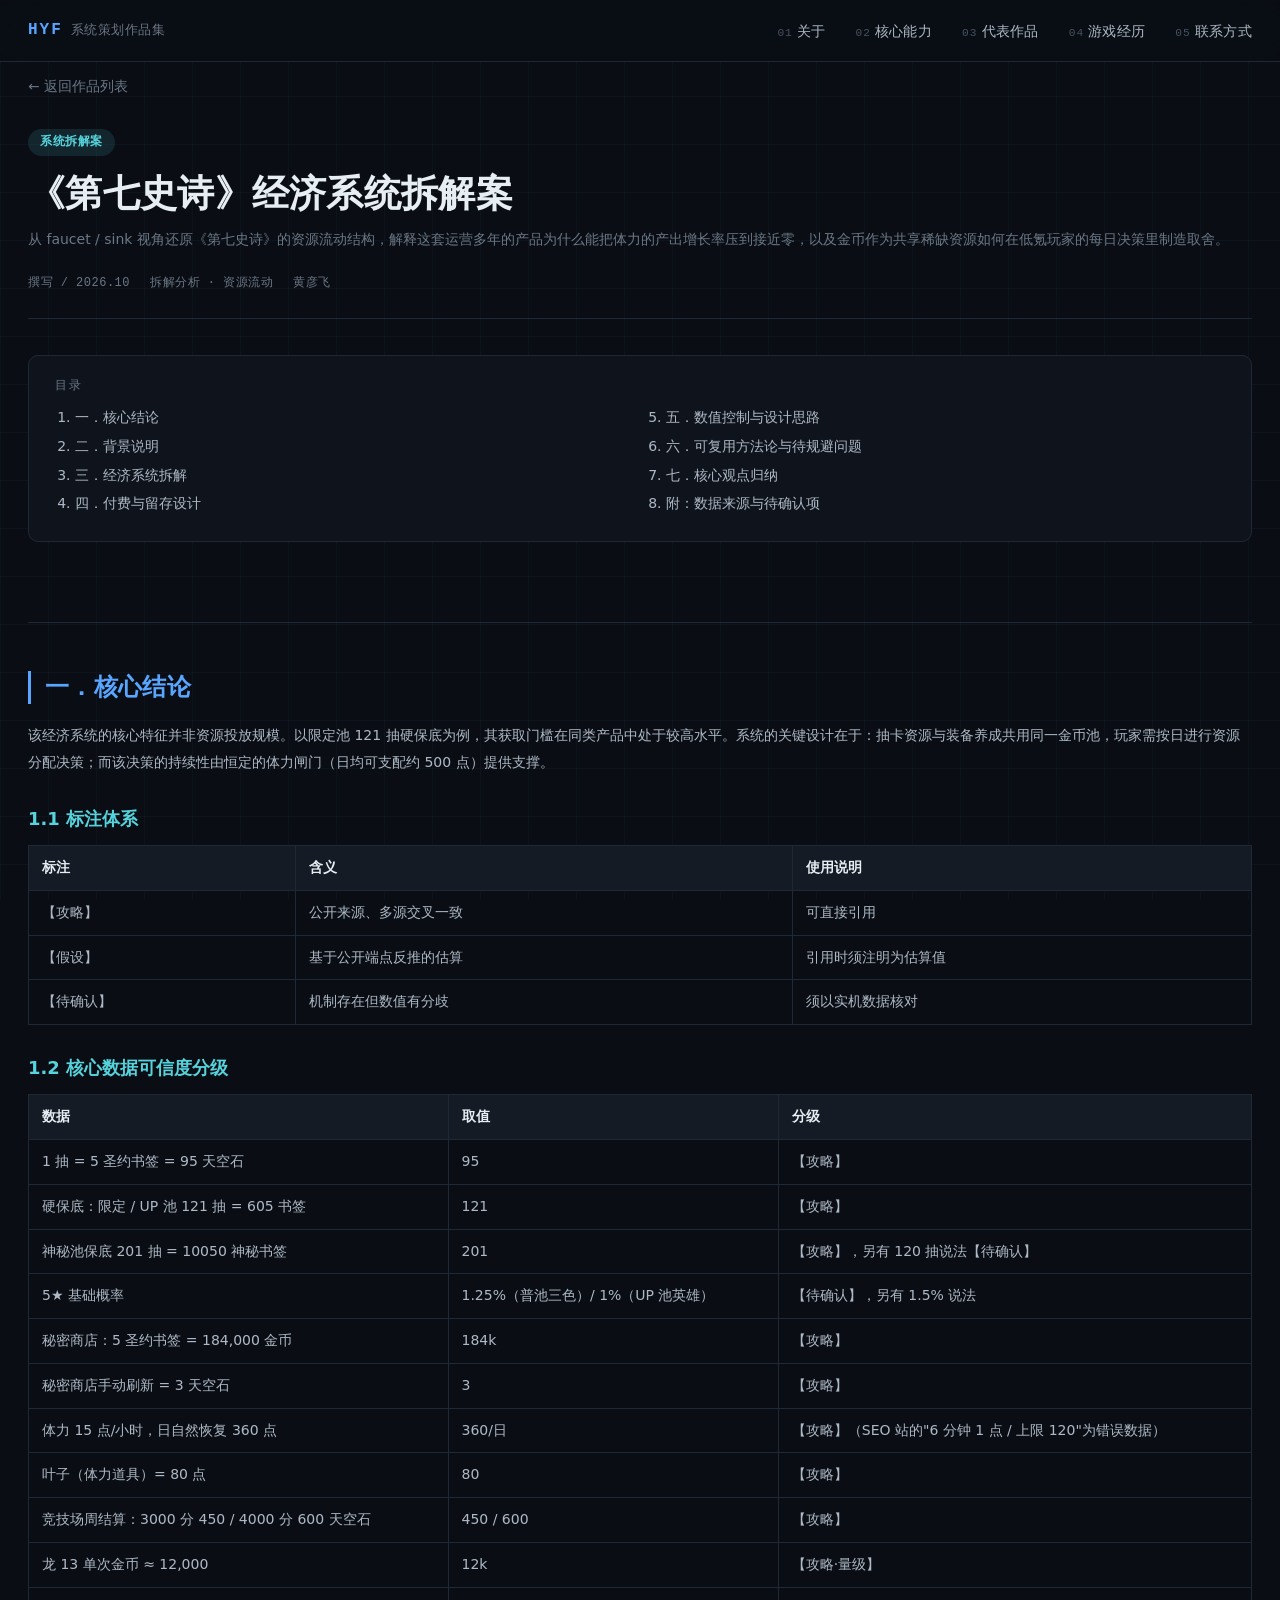
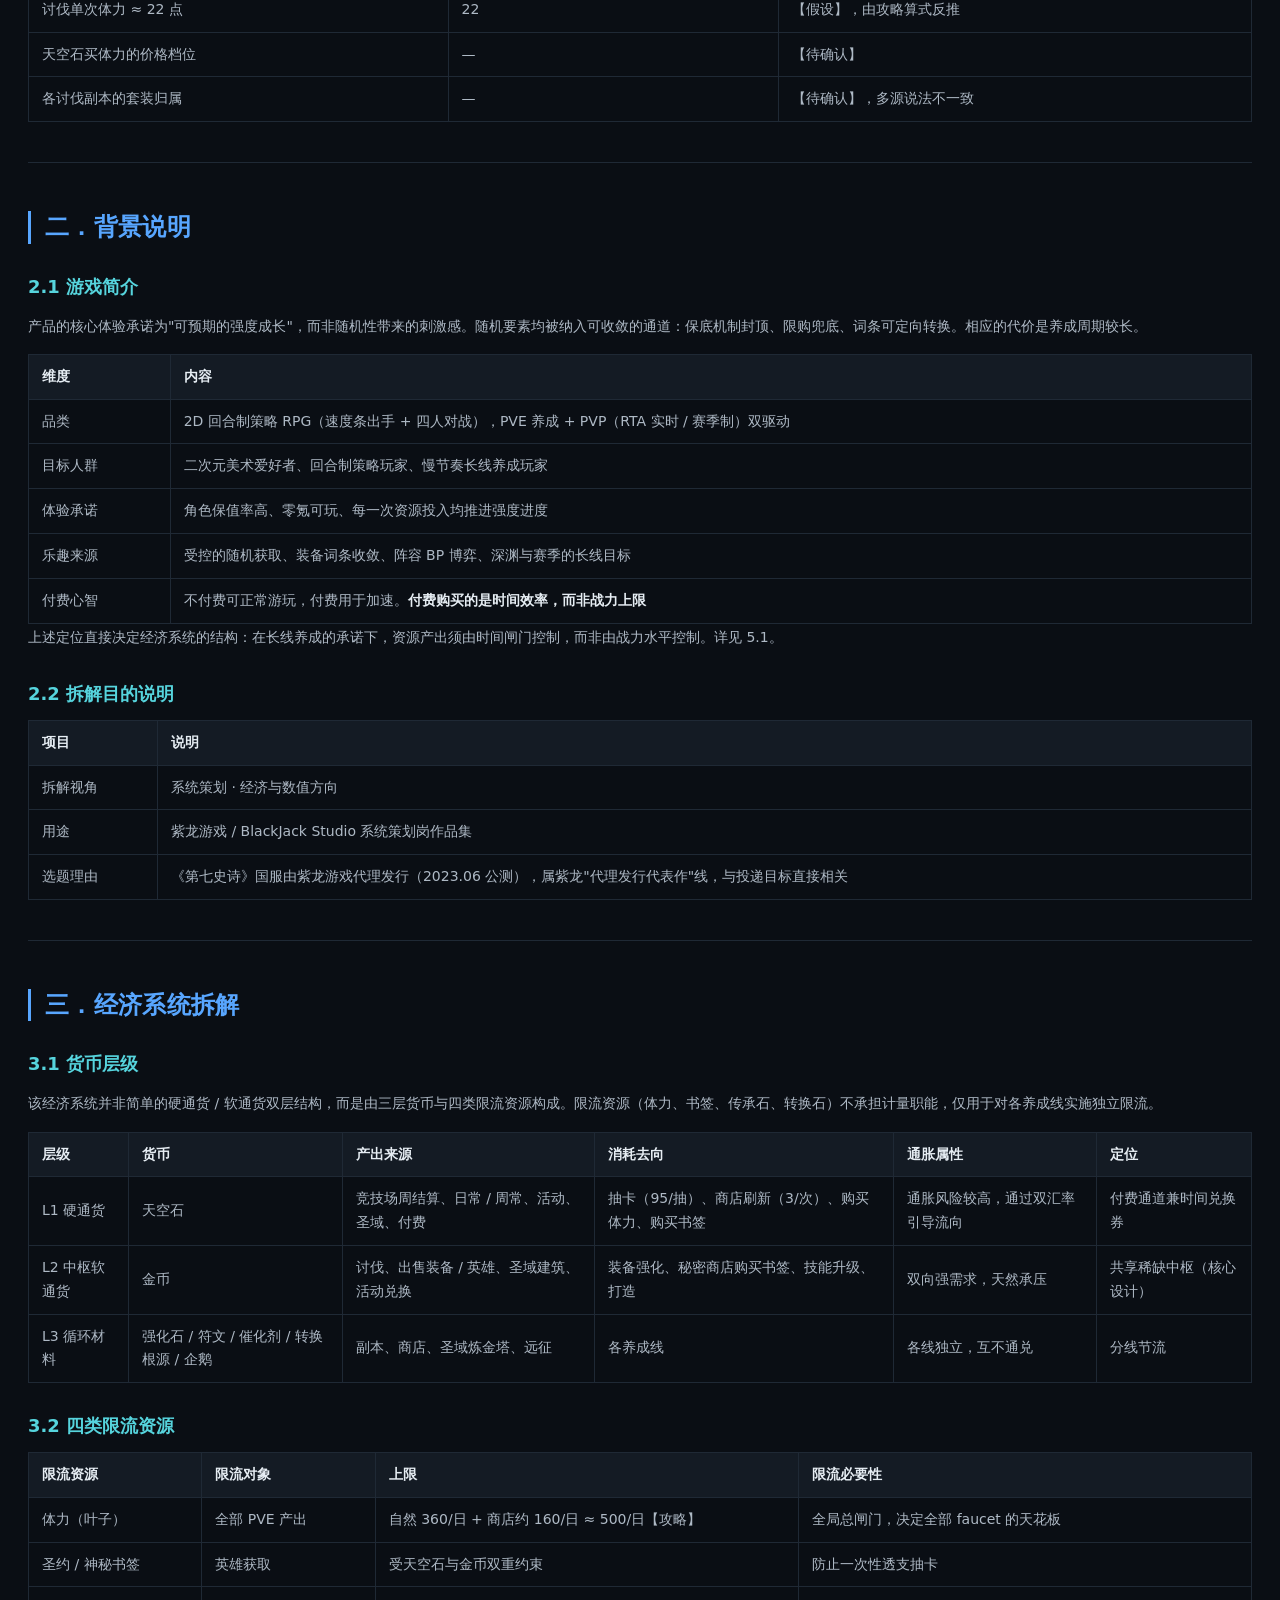
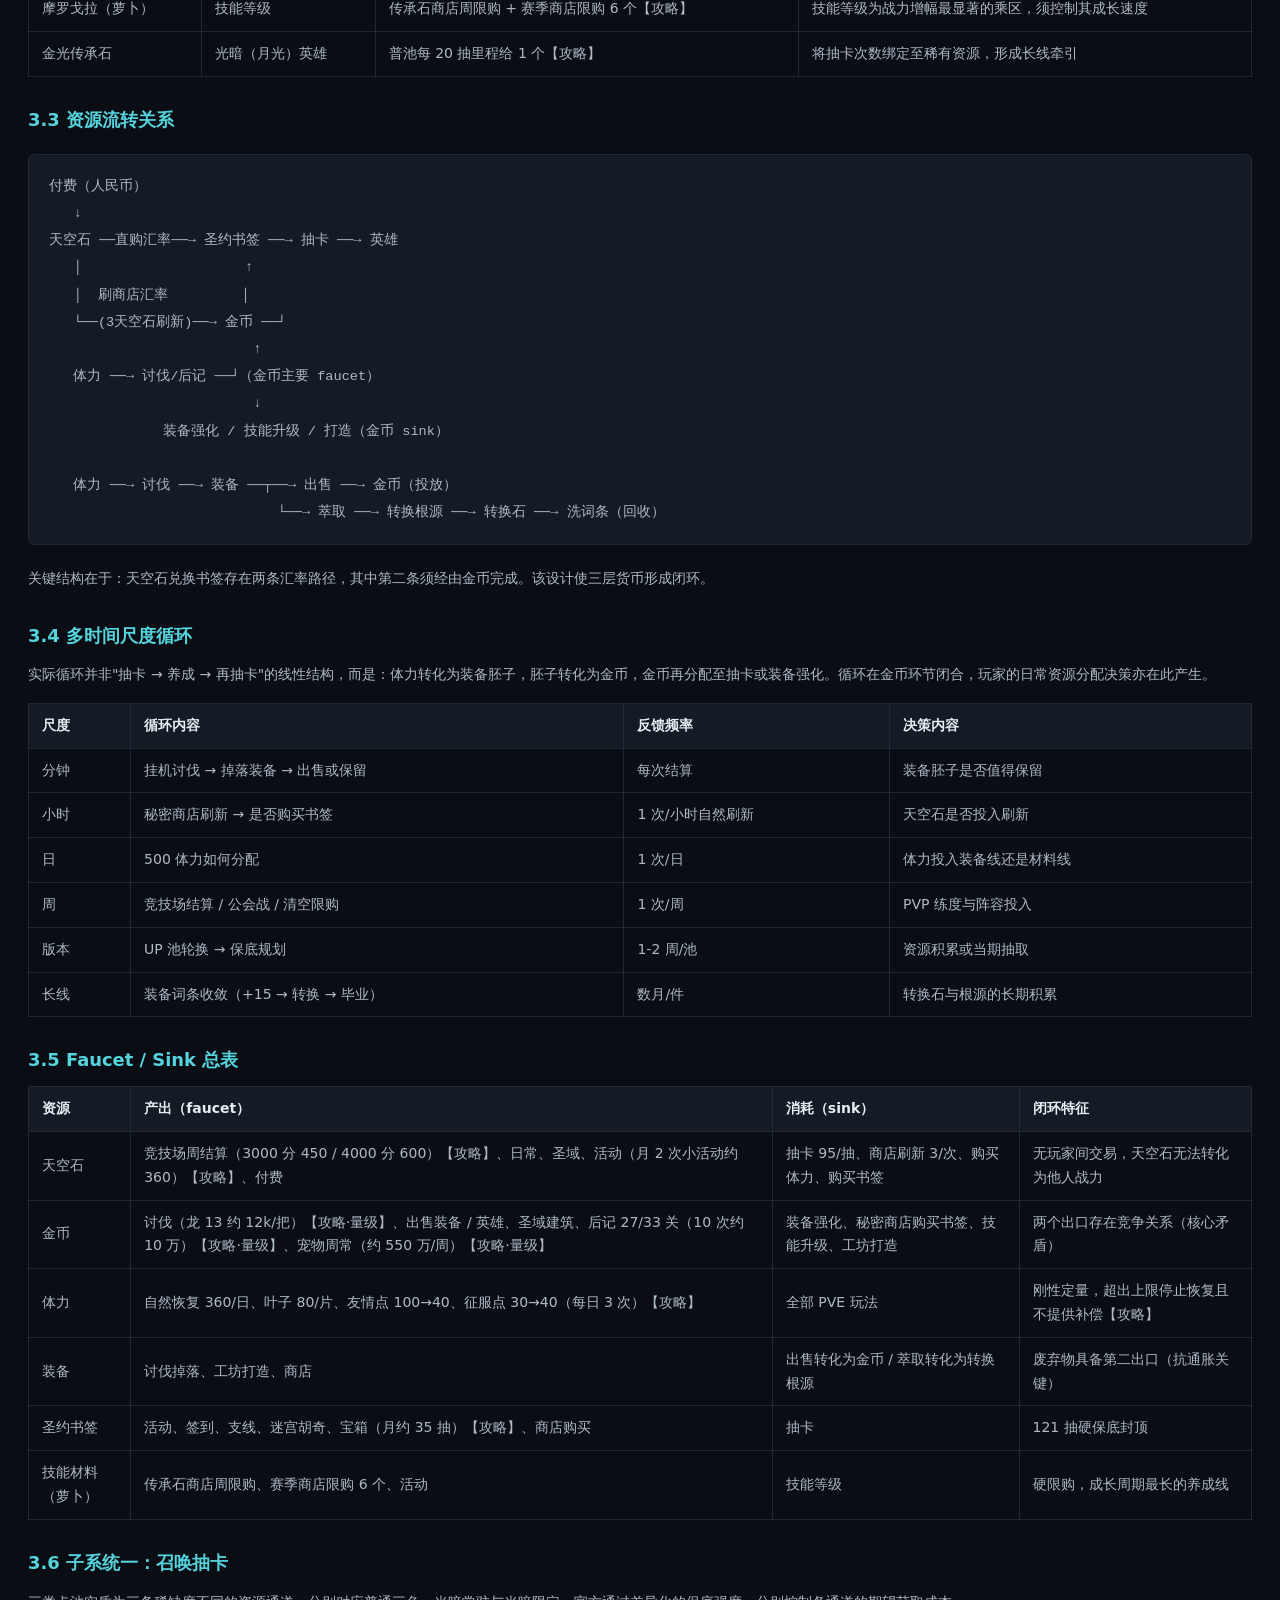
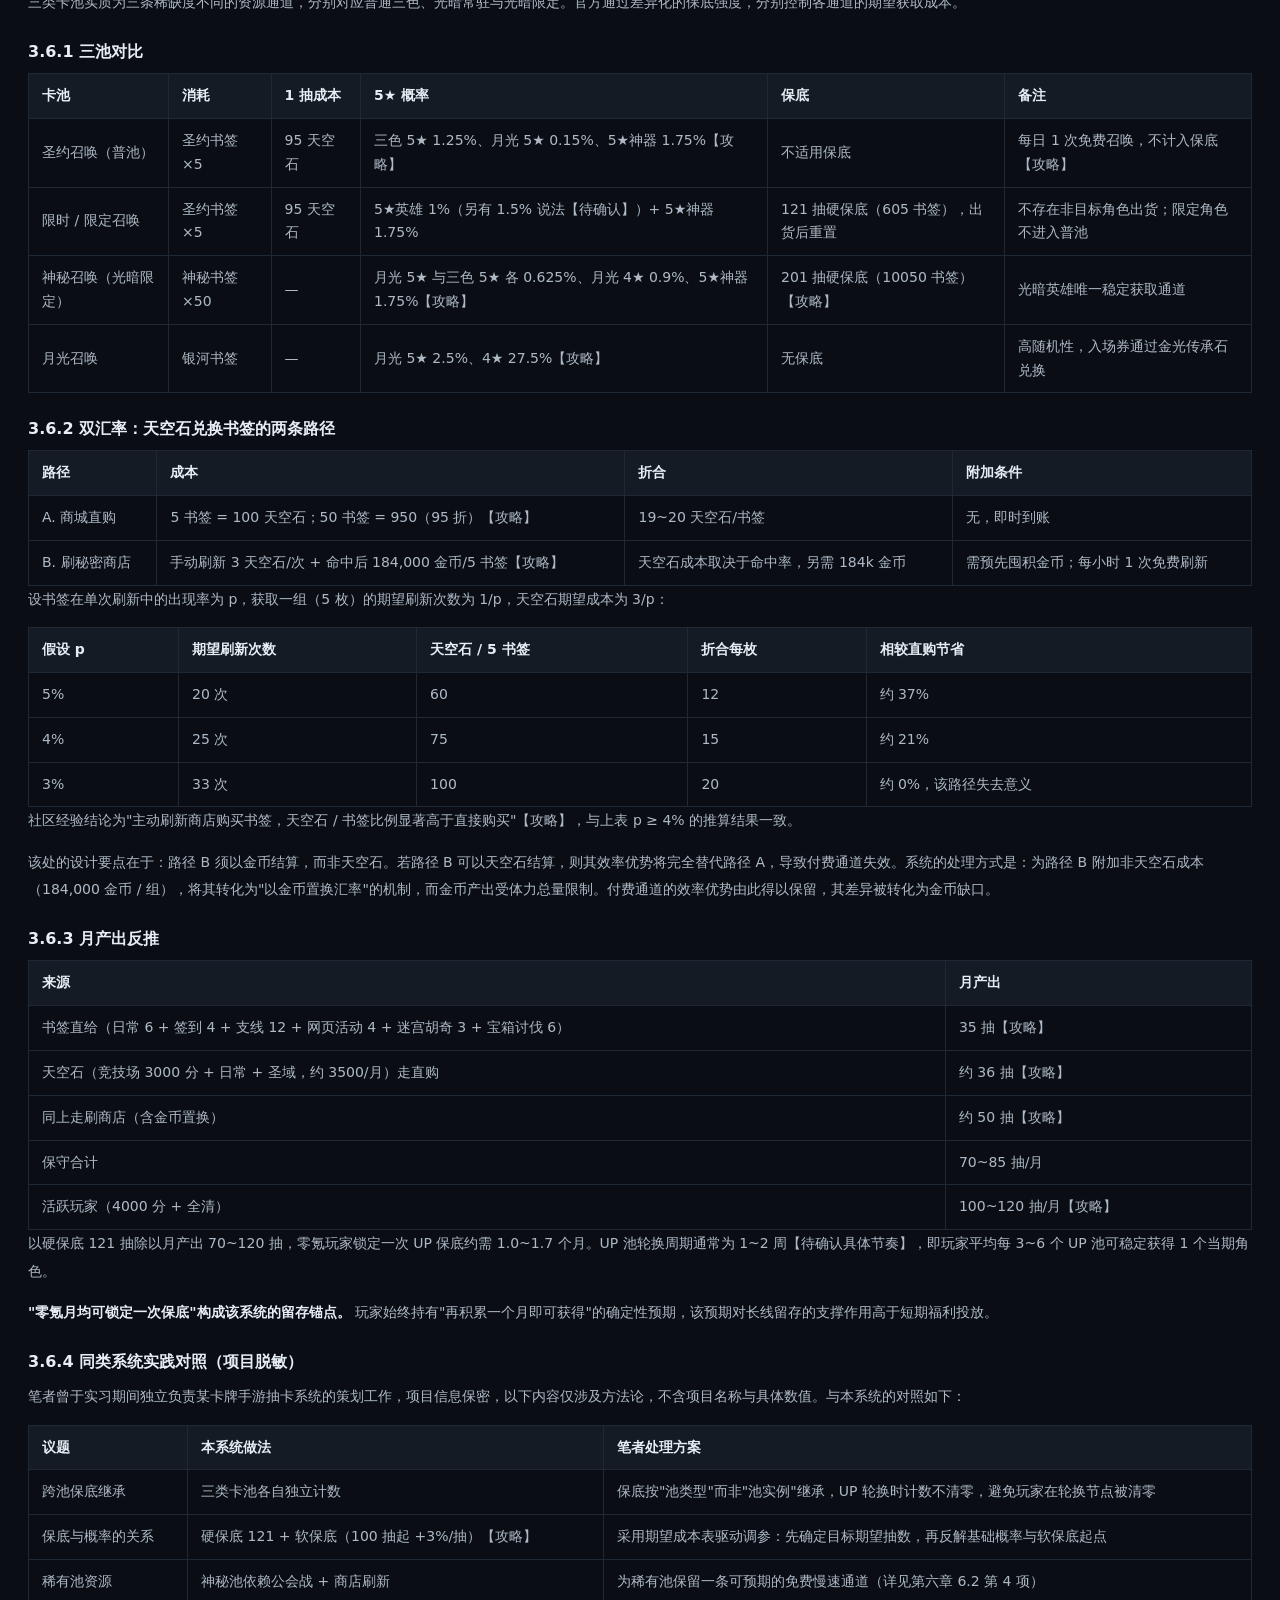
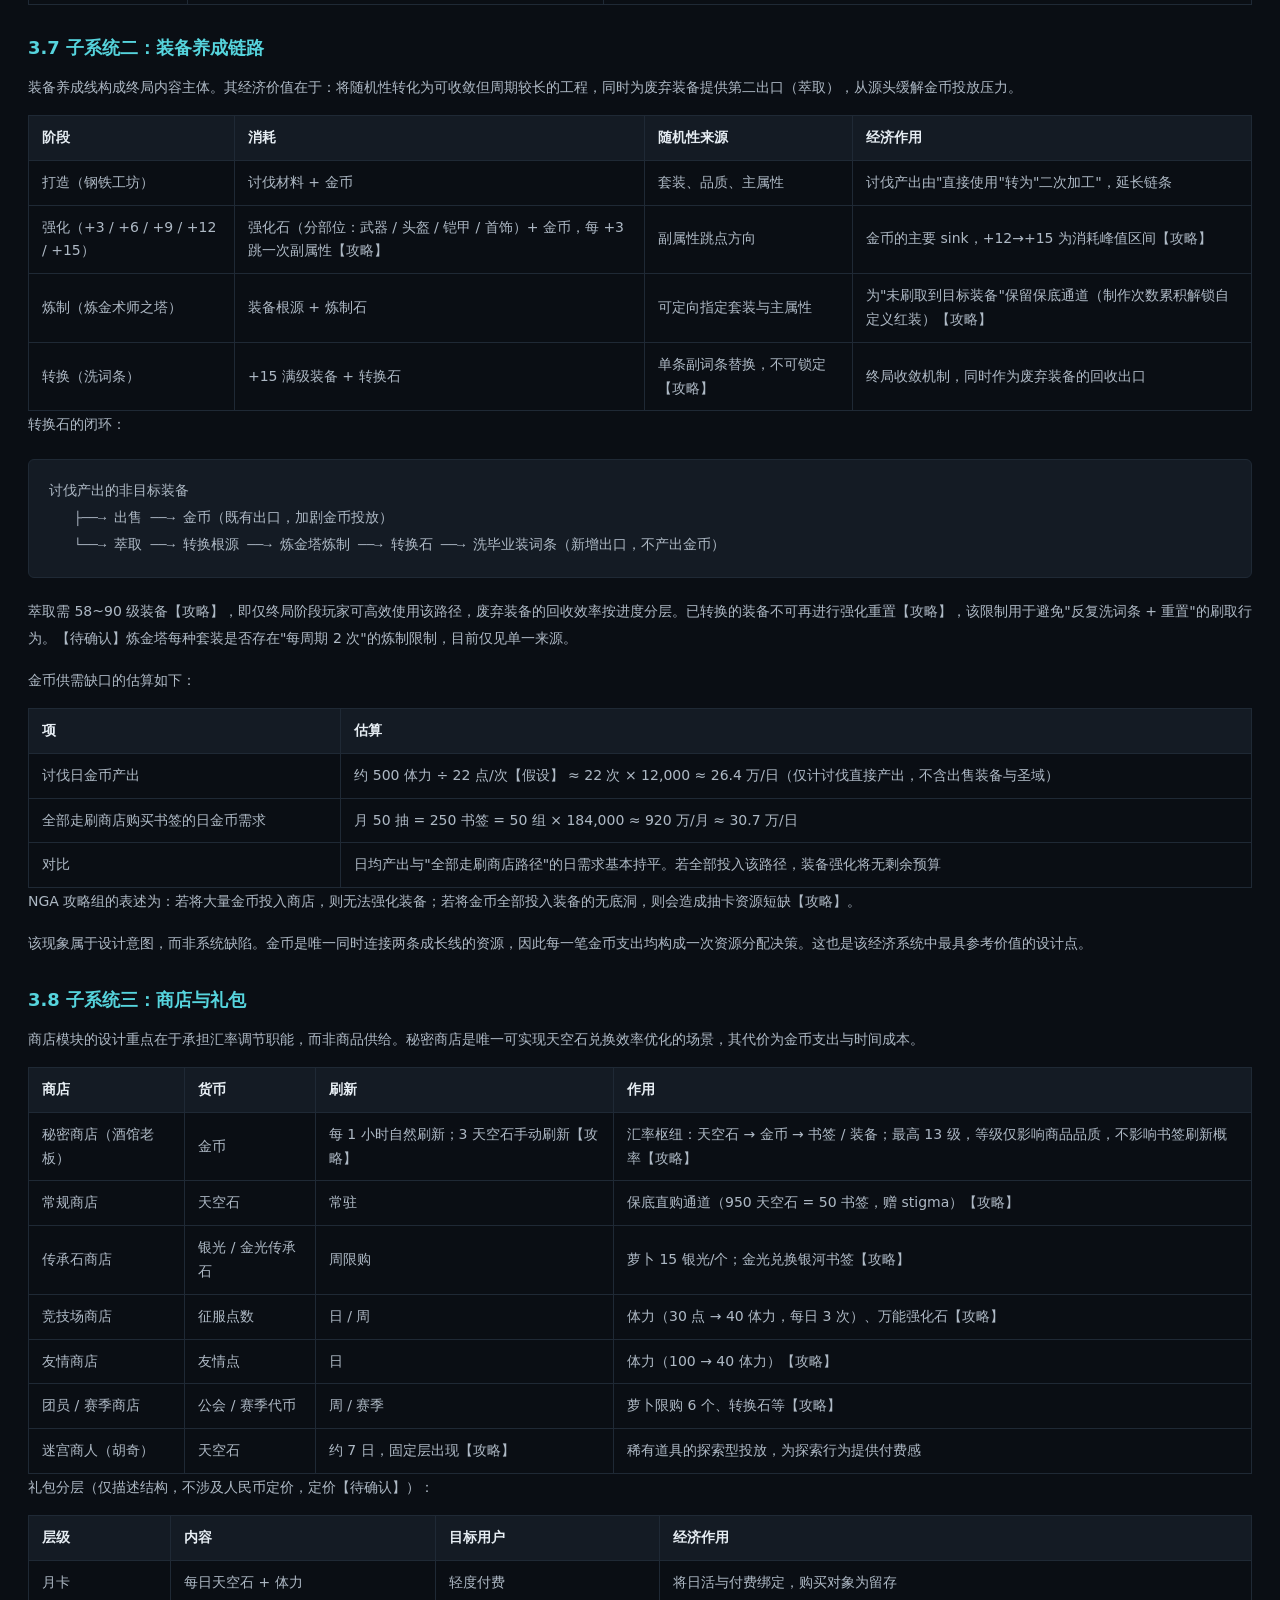
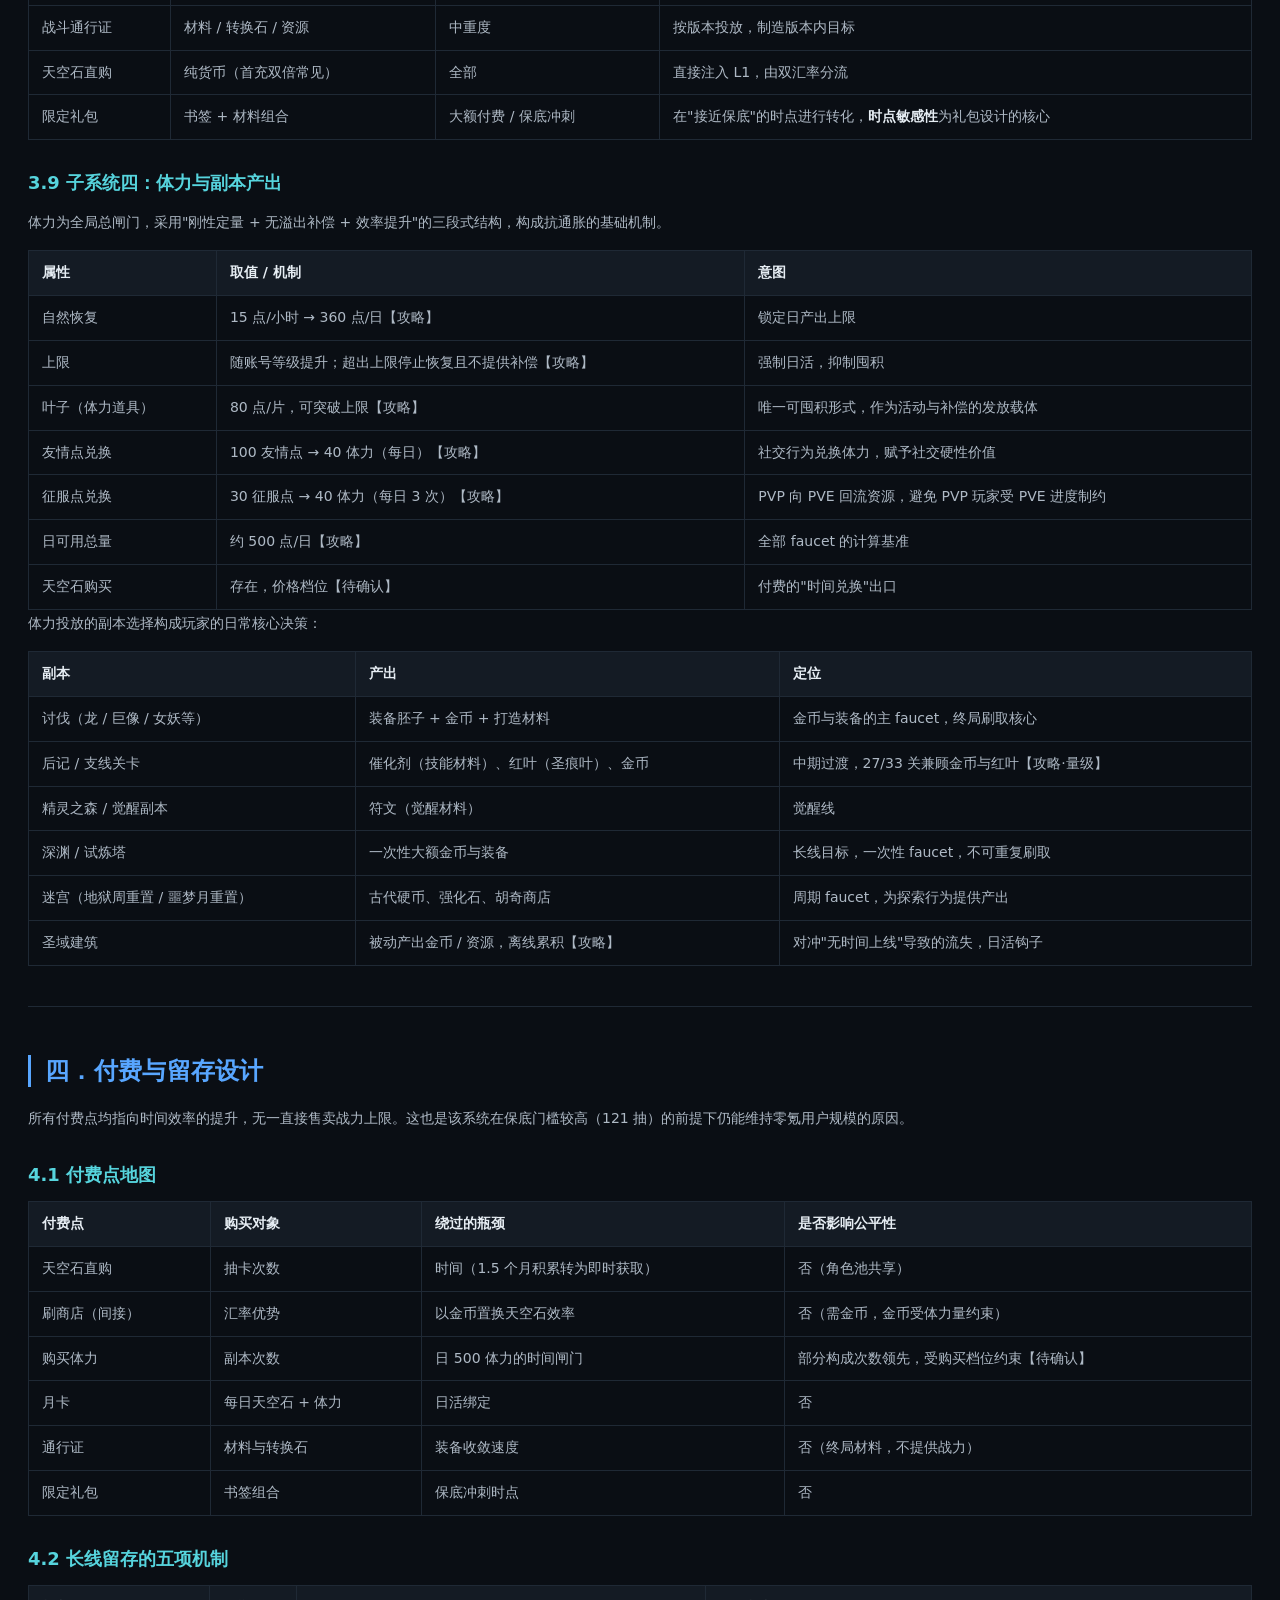
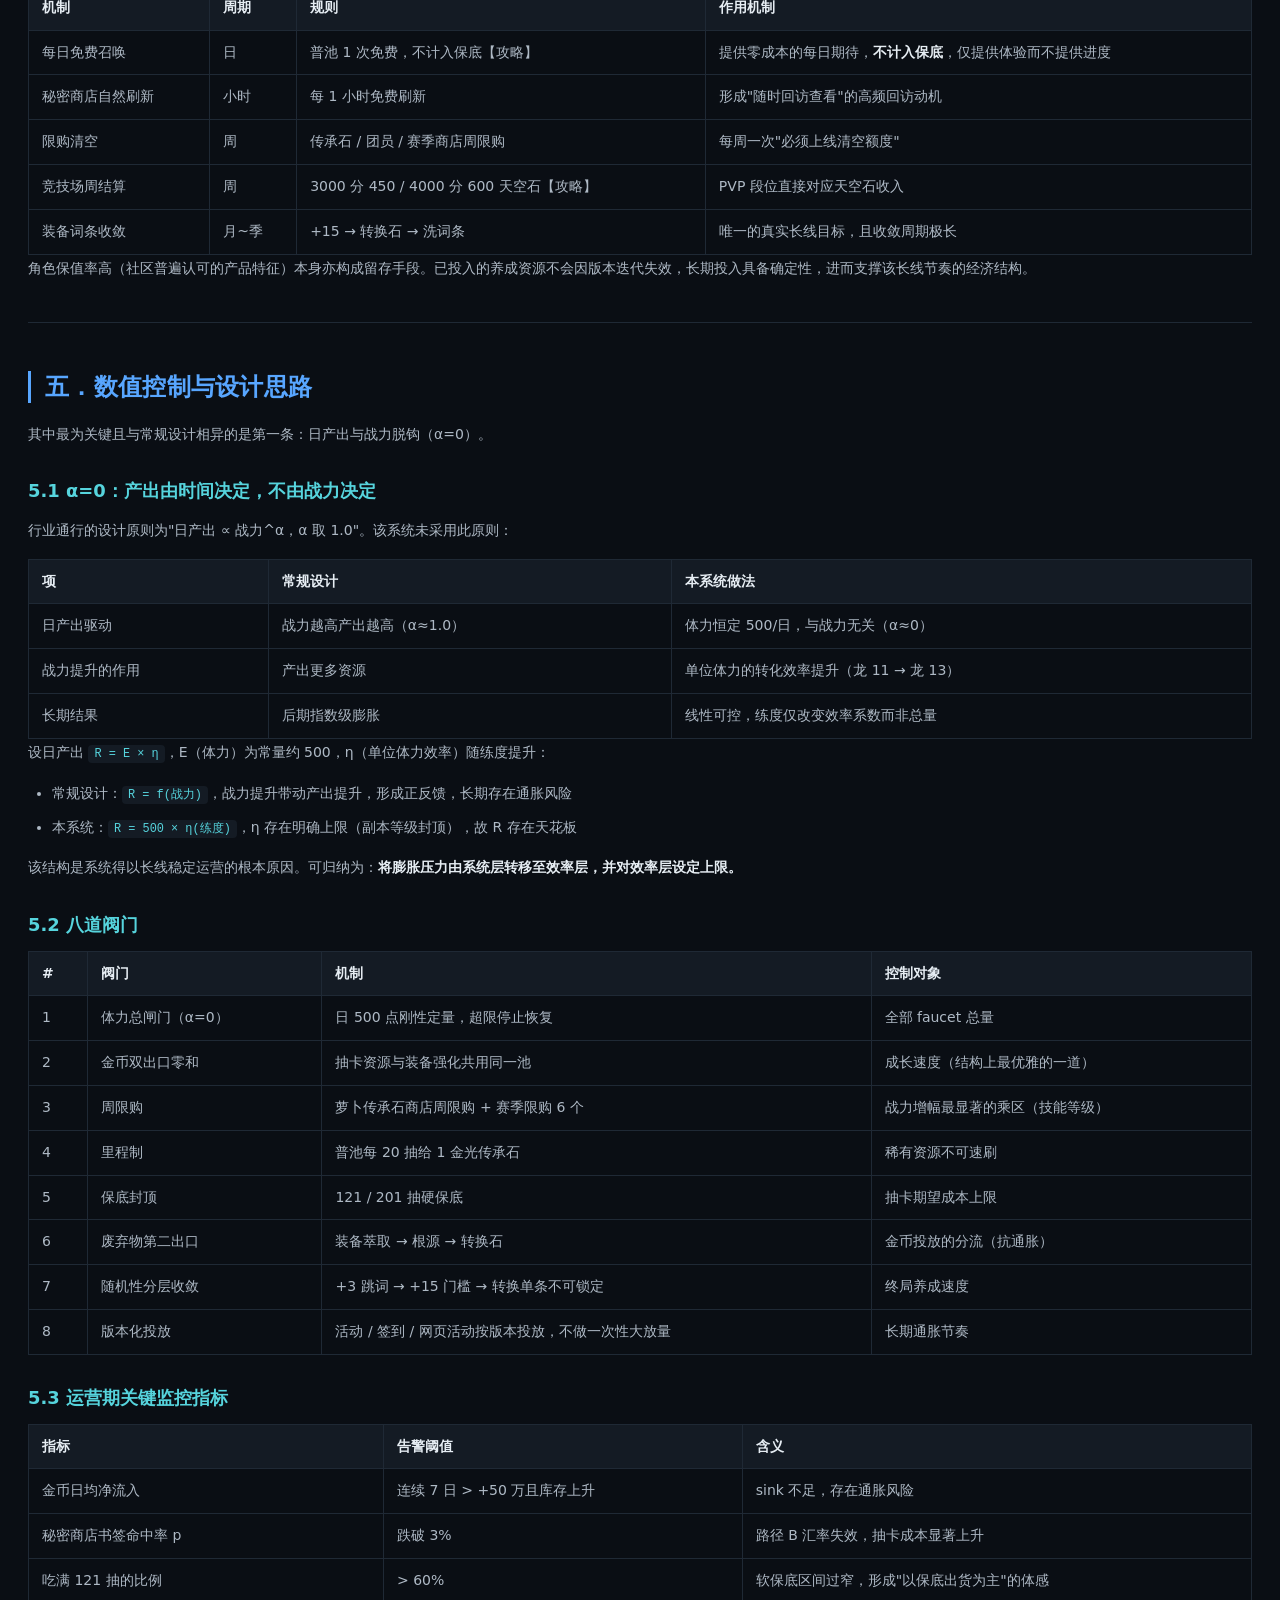
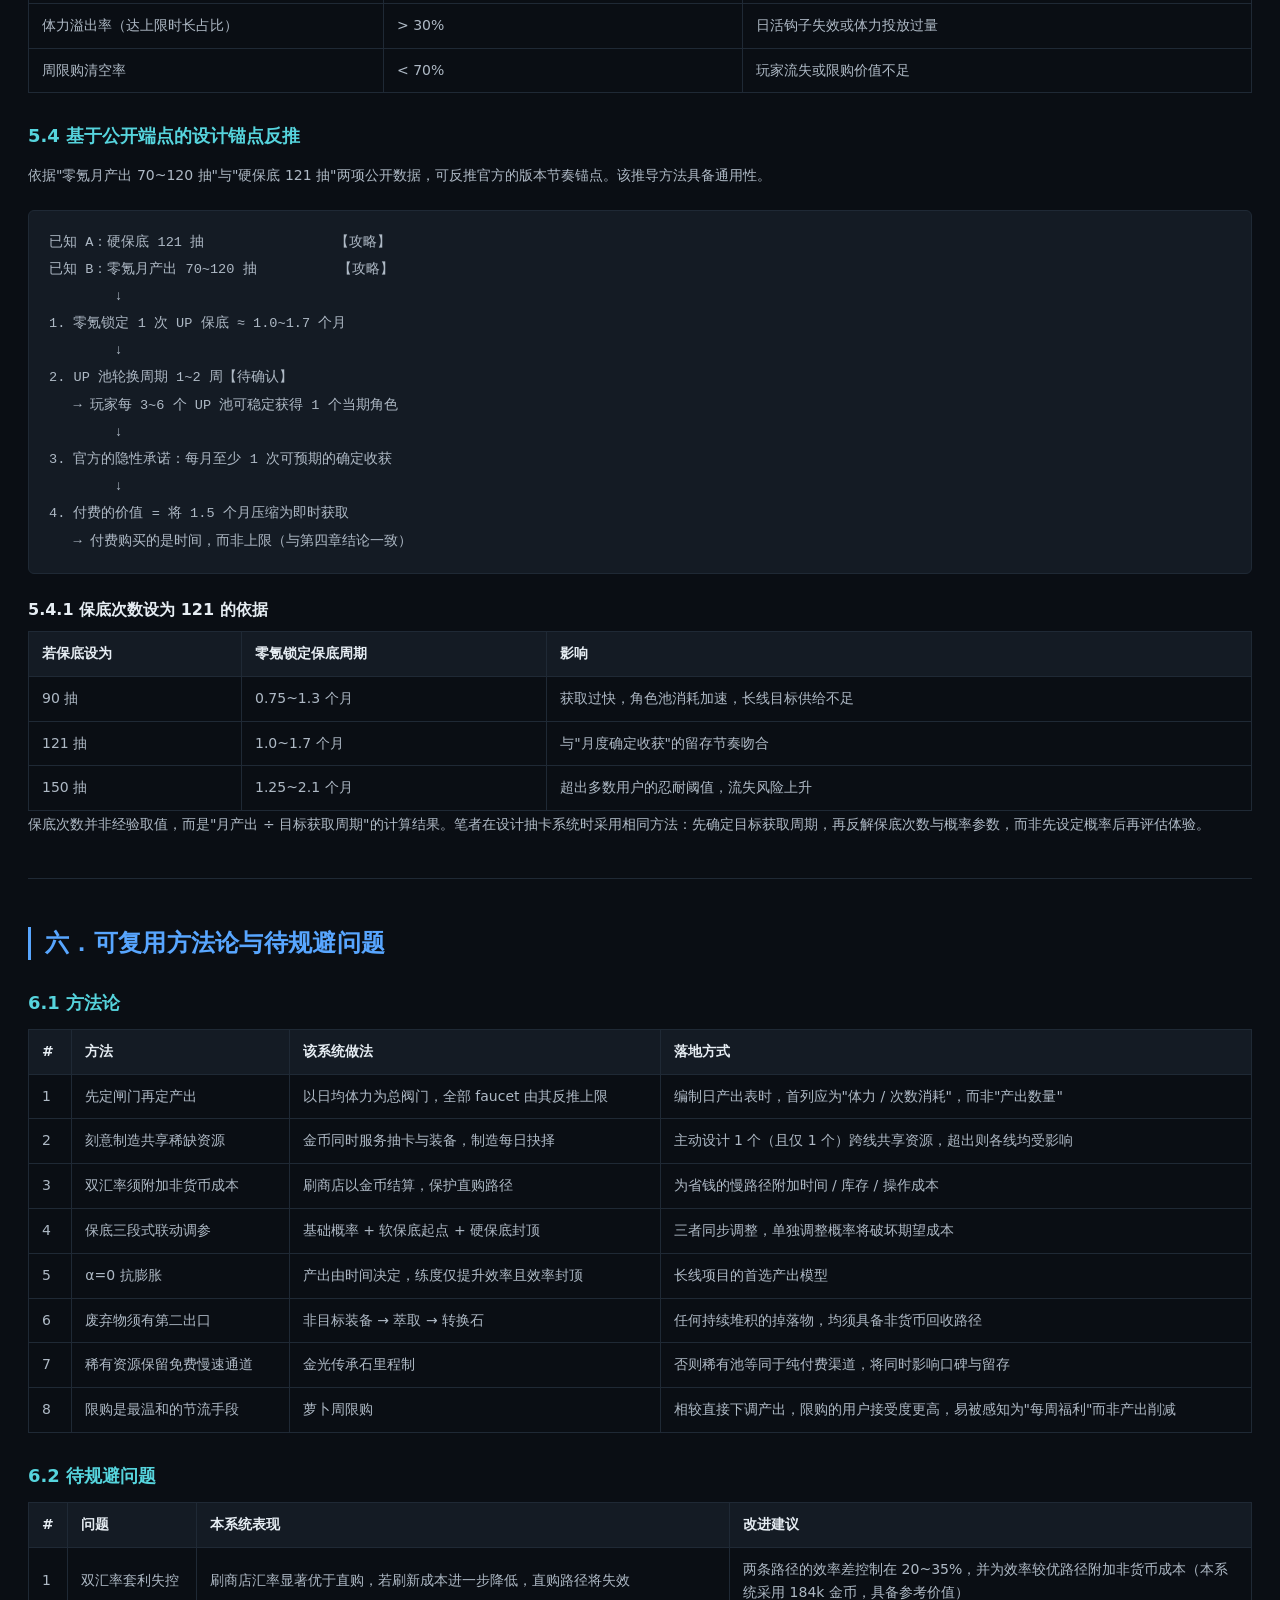
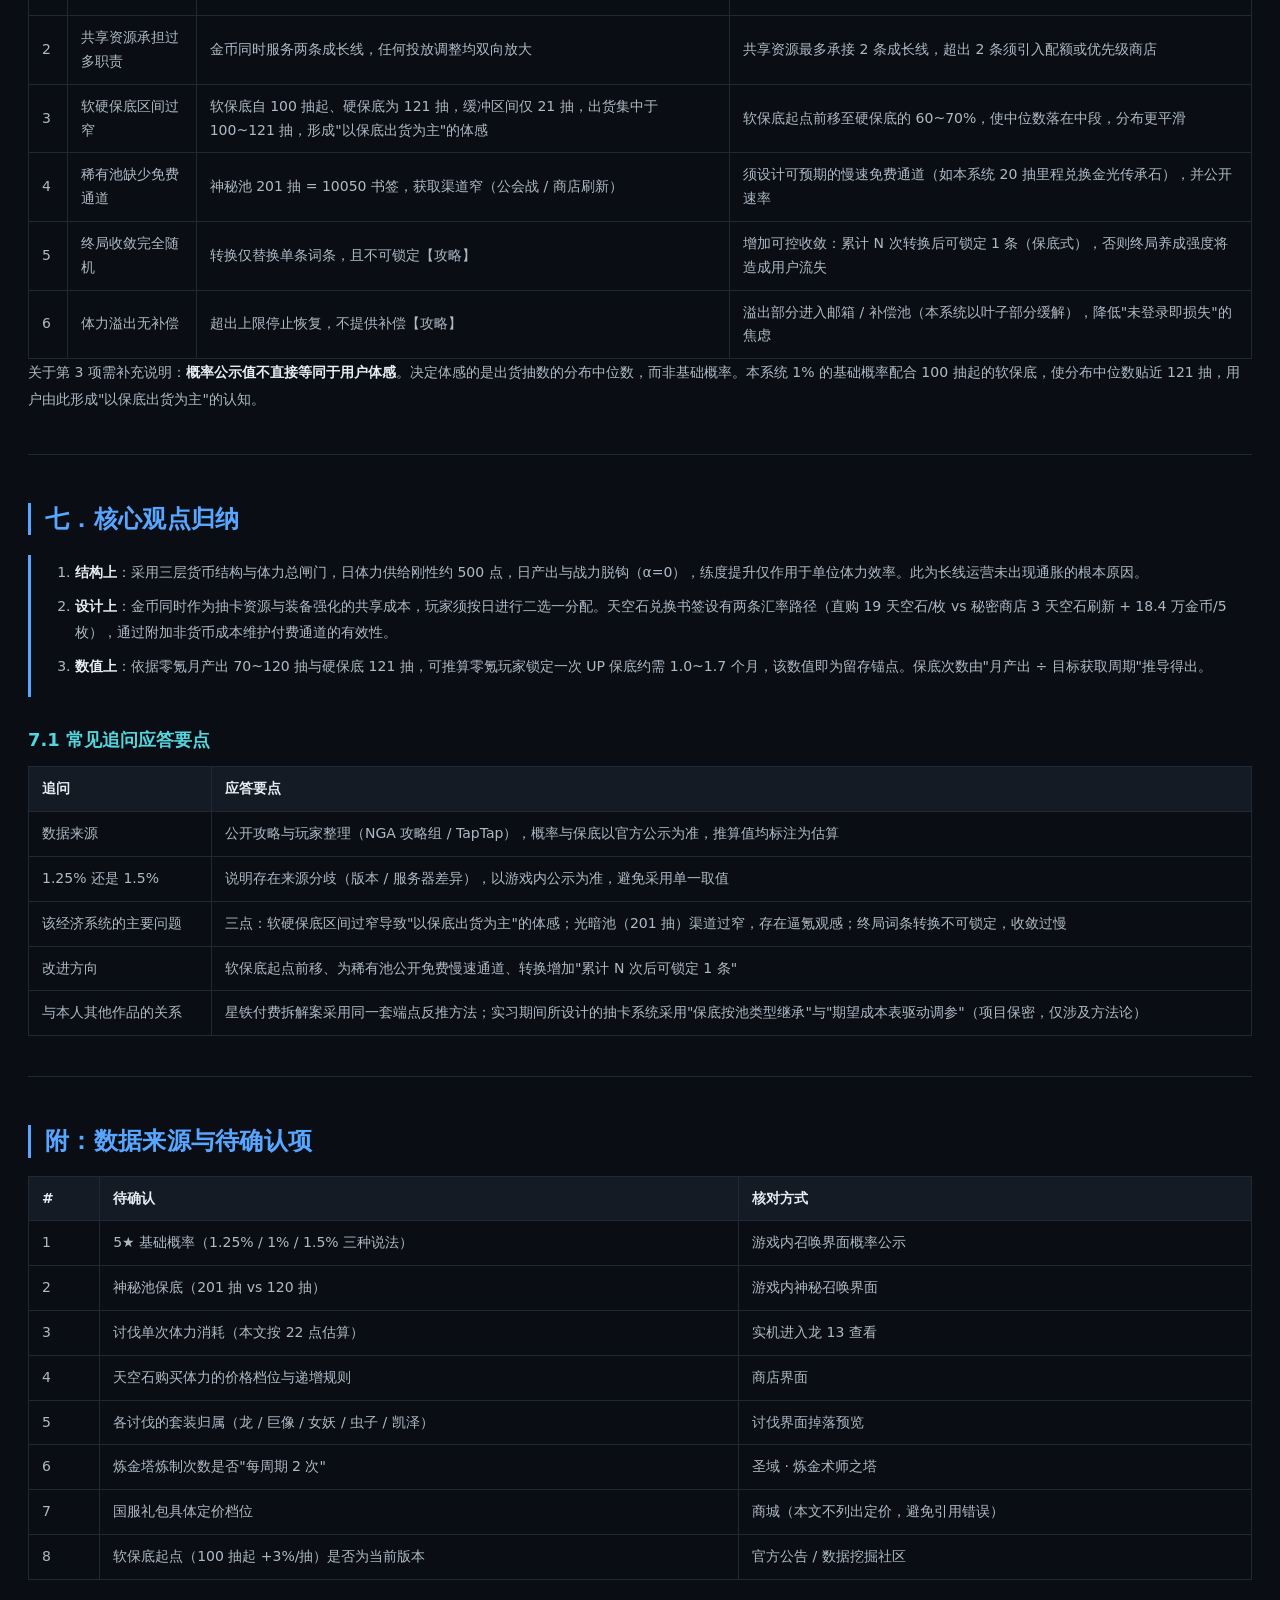
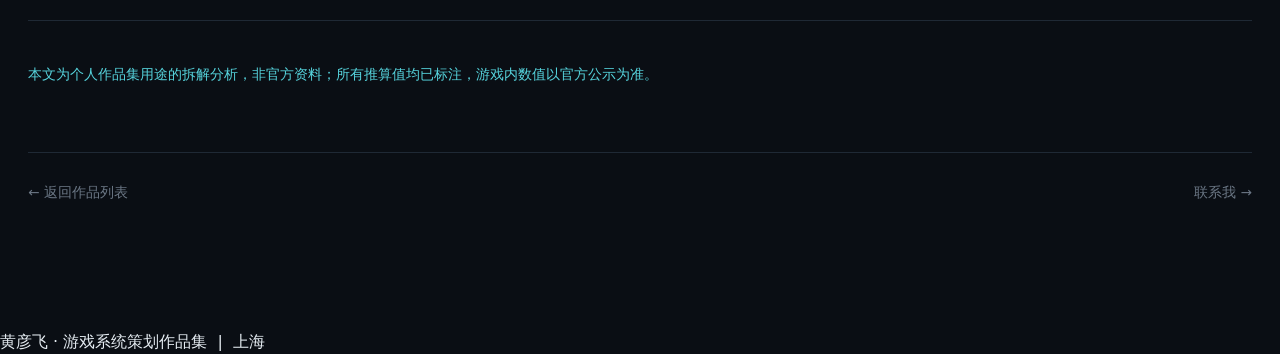
<file: works/e7-economy-analysis.html>
<!DOCTYPE html>
<html lang="zh-CN">
<head>
<meta charset="UTF-8">
<meta name="viewport" content="width=device-width, initial-scale=1">
<title>《第七史诗》经济系统拆解案 · 黄彦飞</title>
<meta name="description" content="《第七史诗》经济系统拆解案 — 系统策划作品集 by 黄彦飞">
<link rel="stylesheet" href="../assets/styles.css">
</head>
<body>
<nav class="nav">
  <div class="nav__inner">
    <a class="nav__logo" href="../index.html">HYF<span>系统策划作品集</span></a>
    <button class="nav__toggle" aria-label="菜单">&#9776;</button>
    <ul class="nav__links">
      <li><a href="../index.html#about"><em>01</em>关于</a></li>
      <li><a href="../index.html#skills"><em>02</em>核心能力</a></li>
      <li><a href="../index.html#work"><em>03</em>代表作品</a></li>
      <li><a href="../index.html#play"><em>04</em>游戏经历</a></li>
      <li><a href="../index.html#contact"><em>05</em>联系方式</a></li>
    </ul>
  </div>
</nav>

<main class="page">
  <div class="page__body">
    <a class="page__back" href="../index.html#work">&#8592; 返回作品列表</a>

    <header class="doc-head">
      <span class="doc-head__tag tag--analysis">系统拆解案</span>
      <h1>《第七史诗》经济系统拆解案</h1>
      <p class="doc-head__desc">从 faucet / sink 视角还原《第七史诗》的资源流动结构，解释这套运营多年的产品为什么能把体力的产出增长率压到接近零，以及金币作为共享稀缺资源如何在低氪玩家的每日决策里制造取舍。</p>
      <div class="doc-meta">
        <span>撰写 / 2026.10</span>
        <span>拆解分析 · 资源流动</span>
        <span>黄彦飞</span>
      </div>
    </header>

    <nav class="doc-nav" id="toc-box" style="display:none">
      <div class="doc-nav__title">目录</div>
      <ol id="toc-list"></ol>
    </nav>

    <article class="doc">
<table>
<tbody>
</tr>
</tbody>
</table>
<hr />
<h2>一．核心结论</h2>
<p>该经济系统的核心特征并非资源投放规模。以限定池 121 抽硬保底为例，其获取门槛在同类产品中处于较高水平。系统的关键设计在于：抽卡资源与装备养成共用同一金币池，玩家需按日进行资源分配决策；而该决策的持续性由恒定的体力闸门（日均可支配约 500 点）提供支撑。</p>
<h3>1.1 标注体系</h3>
<table>
<thead>
<tr>
<th>标注</th>
<th>含义</th>
<th>使用说明</th>
</tr>
</thead>
<tbody>
<tr>
<td>【攻略】</td>
<td>公开来源、多源交叉一致</td>
<td>可直接引用</td>
</tr>
<tr>
<td>【假设】</td>
<td>基于公开端点反推的估算</td>
<td>引用时须注明为估算值</td>
</tr>
<tr>
<td>【待确认】</td>
<td>机制存在但数值有分歧</td>
<td>须以实机数据核对</td>
</tr>
</tbody>
</table>
<h3>1.2 核心数据可信度分级</h3>
<table>
<thead>
<tr>
<th>数据</th>
<th>取值</th>
<th>分级</th>
</tr>
</thead>
<tbody>
<tr>
<td>1 抽 = 5 圣约书签 = 95 天空石</td>
<td>95</td>
<td>【攻略】</td>
</tr>
<tr>
<td>硬保底：限定 / UP 池 121 抽 = 605 书签</td>
<td>121</td>
<td>【攻略】</td>
</tr>
<tr>
<td>神秘池保底 201 抽 = 10050 神秘书签</td>
<td>201</td>
<td>【攻略】，另有 120 抽说法【待确认】</td>
</tr>
<tr>
<td>5★ 基础概率</td>
<td>1.25%（普池三色）/ 1%（UP 池英雄）</td>
<td>【待确认】，另有 1.5% 说法</td>
</tr>
<tr>
<td>秘密商店：5 圣约书签 = 184,000 金币</td>
<td>184k</td>
<td>【攻略】</td>
</tr>
<tr>
<td>秘密商店手动刷新 = 3 天空石</td>
<td>3</td>
<td>【攻略】</td>
</tr>
<tr>
<td>体力 15 点/小时，日自然恢复 360 点</td>
<td>360/日</td>
<td>【攻略】（SEO 站的"6 分钟 1 点 / 上限 120"为错误数据）</td>
</tr>
<tr>
<td>叶子（体力道具）= 80 点</td>
<td>80</td>
<td>【攻略】</td>
</tr>
<tr>
<td>竞技场周结算：3000 分 450 / 4000 分 600 天空石</td>
<td>450 / 600</td>
<td>【攻略】</td>
</tr>
<tr>
<td>龙 13 单次金币 ≈ 12,000</td>
<td>12k</td>
<td>【攻略·量级】</td>
</tr>
<tr>
<td>讨伐单次体力 ≈ 22 点</td>
<td>22</td>
<td>【假设】，由攻略算式反推</td>
</tr>
<tr>
<td>天空石买体力的价格档位</td>
<td>—</td>
<td>【待确认】</td>
</tr>
<tr>
<td>各讨伐副本的套装归属</td>
<td>—</td>
<td>【待确认】，多源说法不一致</td>
</tr>
</tbody>
</table>
<hr />
<h2>二．背景说明</h2>
<h3>2.1 游戏简介</h3>
<p>产品的核心体验承诺为"可预期的强度成长"，而非随机性带来的刺激感。随机要素均被纳入可收敛的通道：保底机制封顶、限购兜底、词条可定向转换。相应的代价是养成周期较长。</p>
<table>
<thead>
<tr>
<th>维度</th>
<th>内容</th>
</tr>
</thead>
<tbody>
<tr>
<td>品类</td>
<td>2D 回合制策略 RPG（速度条出手 + 四人对战），PVE 养成 + PVP（RTA 实时 / 赛季制）双驱动</td>
</tr>
<tr>
<td>目标人群</td>
<td>二次元美术爱好者、回合制策略玩家、慢节奏长线养成玩家</td>
</tr>
<tr>
<td>体验承诺</td>
<td>角色保值率高、零氪可玩、每一次资源投入均推进强度进度</td>
</tr>
<tr>
<td>乐趣来源</td>
<td>受控的随机获取、装备词条收敛、阵容 BP 博弈、深渊与赛季的长线目标</td>
</tr>
<tr>
<td>付费心智</td>
<td>不付费可正常游玩，付费用于加速。<strong>付费购买的是时间效率，而非战力上限</strong></td>
</tr>
</tbody>
</table>
<p>上述定位直接决定经济系统的结构：在长线养成的承诺下，资源产出须由时间闸门控制，而非由战力水平控制。详见 5.1。</p>
<h3>2.2 拆解目的说明</h3>
<table>
<thead>
<tr>
<th>项目</th>
<th>说明</th>
</tr>
</thead>
<tbody>
<tr>
<td>拆解视角</td>
<td>系统策划 · 经济与数值方向</td>
</tr>
<tr>
<td>用途</td>
<td>紫龙游戏 / BlackJack Studio 系统策划岗作品集</td>
</tr>
<tr>
<td>选题理由</td>
<td>《第七史诗》国服由紫龙游戏代理发行（2023.06 公测），属紫龙"代理发行代表作"线，与投递目标直接相关</td>
</tr>
</tbody>
</table>
<hr />
<h2>三．经济系统拆解</h2>
<h3>3.1 货币层级</h3>
<p>该经济系统并非简单的硬通货 / 软通货双层结构，而是由三层货币与四类限流资源构成。限流资源（体力、书签、传承石、转换石）不承担计量职能，仅用于对各养成线实施独立限流。</p>
<table>
<thead>
<tr>
<th>层级</th>
<th>货币</th>
<th>产出来源</th>
<th>消耗去向</th>
<th>通胀属性</th>
<th>定位</th>
</tr>
</thead>
<tbody>
<tr>
<td>L1 硬通货</td>
<td>天空石</td>
<td>竞技场周结算、日常 / 周常、活动、圣域、付费</td>
<td>抽卡（95/抽）、商店刷新（3/次）、购买体力、购买书签</td>
<td>通胀风险较高，通过双汇率引导流向</td>
<td>付费通道兼时间兑换券</td>
</tr>
<tr>
<td>L2 中枢软通货</td>
<td>金币</td>
<td>讨伐、出售装备 / 英雄、圣域建筑、活动兑换</td>
<td>装备强化、秘密商店购买书签、技能升级、打造</td>
<td>双向强需求，天然承压</td>
<td>共享稀缺中枢（核心设计）</td>
</tr>
<tr>
<td>L3 循环材料</td>
<td>强化石 / 符文 / 催化剂 / 转换根源 / 企鹅</td>
<td>副本、商店、圣域炼金塔、远征</td>
<td>各养成线</td>
<td>各线独立，互不通兑</td>
<td>分线节流</td>
</tr>
</tbody>
</table>
<h3>3.2 四类限流资源</h3>
<table>
<thead>
<tr>
<th>限流资源</th>
<th>限流对象</th>
<th>上限</th>
<th>限流必要性</th>
</tr>
</thead>
<tbody>
<tr>
<td>体力（叶子）</td>
<td>全部 PVE 产出</td>
<td>自然 360/日 + 商店约 160/日 ≈ 500/日【攻略】</td>
<td>全局总闸门，决定全部 faucet 的天花板</td>
</tr>
<tr>
<td>圣约 / 神秘书签</td>
<td>英雄获取</td>
<td>受天空石与金币双重约束</td>
<td>防止一次性透支抽卡</td>
</tr>
<tr>
<td>摩罗戈拉（萝卜）</td>
<td>技能等级</td>
<td>传承石商店周限购 + 赛季商店限购 6 个【攻略】</td>
<td>技能等级为战力增幅最显著的乘区，须控制其成长速度</td>
</tr>
<tr>
<td>金光传承石</td>
<td>光暗（月光）英雄</td>
<td>普池每 20 抽里程给 1 个【攻略】</td>
<td>将抽卡次数绑定至稀有资源，形成长线牵引</td>
</tr>
</tbody>
</table>
<h3>3.3 资源流转关系</h3>
<pre><code>付费（人民币）
   ↓
天空石 ──直购汇率──→ 圣约书签 ──→ 抽卡 ──→ 英雄
   │                    ↑
   │  刷商店汇率         │
   └──(3天空石刷新)──→ 金币 ──┘
                         ↑
   体力 ──→ 讨伐/后记 ──┘（金币主要 faucet）
                         ↓
              装备强化 / 技能升级 / 打造（金币 sink）

   体力 ──→ 讨伐 ──→ 装备 ──┬──→ 出售 ──→ 金币（投放）
                            └──→ 萃取 ──→ 转换根源 ──→ 转换石 ──→ 洗词条（回收）
</code></pre>
<p>关键结构在于：天空石兑换书签存在两条汇率路径，其中第二条须经由金币完成。该设计使三层货币形成闭环。</p>
<h3>3.4 多时间尺度循环</h3>
<p>实际循环并非"抽卡 → 养成 → 再抽卡"的线性结构，而是：体力转化为装备胚子，胚子转化为金币，金币再分配至抽卡或装备强化。循环在金币环节闭合，玩家的日常资源分配决策亦在此产生。</p>
<table>
<thead>
<tr>
<th>尺度</th>
<th>循环内容</th>
<th>反馈频率</th>
<th>决策内容</th>
</tr>
</thead>
<tbody>
<tr>
<td>分钟</td>
<td>挂机讨伐 → 掉落装备 → 出售或保留</td>
<td>每次结算</td>
<td>装备胚子是否值得保留</td>
</tr>
<tr>
<td>小时</td>
<td>秘密商店刷新 → 是否购买书签</td>
<td>1 次/小时自然刷新</td>
<td>天空石是否投入刷新</td>
</tr>
<tr>
<td>日</td>
<td>500 体力如何分配</td>
<td>1 次/日</td>
<td>体力投入装备线还是材料线</td>
</tr>
<tr>
<td>周</td>
<td>竞技场结算 / 公会战 / 清空限购</td>
<td>1 次/周</td>
<td>PVP 练度与阵容投入</td>
</tr>
<tr>
<td>版本</td>
<td>UP 池轮换 → 保底规划</td>
<td>1-2 周/池</td>
<td>资源积累或当期抽取</td>
</tr>
<tr>
<td>长线</td>
<td>装备词条收敛（+15 → 转换 → 毕业）</td>
<td>数月/件</td>
<td>转换石与根源的长期积累</td>
</tr>
</tbody>
</table>
<h3>3.5 Faucet / Sink 总表</h3>
<table>
<thead>
<tr>
<th>资源</th>
<th>产出（faucet）</th>
<th>消耗（sink）</th>
<th>闭环特征</th>
</tr>
</thead>
<tbody>
<tr>
<td>天空石</td>
<td>竞技场周结算（3000 分 450 / 4000 分 600）【攻略】、日常、圣域、活动（月 2 次小活动约 360）【攻略】、付费</td>
<td>抽卡 95/抽、商店刷新 3/次、购买体力、购买书签</td>
<td>无玩家间交易，天空石无法转化为他人战力</td>
</tr>
<tr>
<td>金币</td>
<td>讨伐（龙 13 约 12k/把）【攻略·量级】、出售装备 / 英雄、圣域建筑、后记 27/33 关（10 次约 10 万）【攻略·量级】、宠物周常（约 550 万/周）【攻略·量级】</td>
<td>装备强化、秘密商店购买书签、技能升级、工坊打造</td>
<td>两个出口存在竞争关系（核心矛盾）</td>
</tr>
<tr>
<td>体力</td>
<td>自然恢复 360/日、叶子 80/片、友情点 100→40、征服点 30→40（每日 3 次）【攻略】</td>
<td>全部 PVE 玩法</td>
<td>刚性定量，超出上限停止恢复且不提供补偿【攻略】</td>
</tr>
<tr>
<td>装备</td>
<td>讨伐掉落、工坊打造、商店</td>
<td>出售转化为金币 / 萃取转化为转换根源</td>
<td>废弃物具备第二出口（抗通胀关键）</td>
</tr>
<tr>
<td>圣约书签</td>
<td>活动、签到、支线、迷宫胡奇、宝箱（月约 35 抽）【攻略】、商店购买</td>
<td>抽卡</td>
<td>121 抽硬保底封顶</td>
</tr>
<tr>
<td>技能材料（萝卜）</td>
<td>传承石商店周限购、赛季商店限购 6 个、活动</td>
<td>技能等级</td>
<td>硬限购，成长周期最长的养成线</td>
</tr>
</tbody>
</table>
<h3>3.6 子系统一：召唤抽卡</h3>
<p>三类卡池实质为三条稀缺度不同的资源通道，分别对应普通三色、光暗常驻与光暗限定。官方通过差异化的保底强度，分别控制各通道的期望获取成本。</p>
<h4>3.6.1 三池对比</h4>
<table>
<thead>
<tr>
<th>卡池</th>
<th>消耗</th>
<th>1 抽成本</th>
<th>5★ 概率</th>
<th>保底</th>
<th>备注</th>
</tr>
</thead>
<tbody>
<tr>
<td>圣约召唤（普池）</td>
<td>圣约书签 ×5</td>
<td>95 天空石</td>
<td>三色 5★ 1.25%、月光 5★ 0.15%、5★神器 1.75%【攻略】</td>
<td>不适用保底</td>
<td>每日 1 次免费召唤，不计入保底【攻略】</td>
</tr>
<tr>
<td>限时 / 限定召唤</td>
<td>圣约书签 ×5</td>
<td>95 天空石</td>
<td>5★英雄 1%（另有 1.5% 说法【待确认】）+ 5★神器 1.75%</td>
<td>121 抽硬保底（605 书签），出货后重置</td>
<td>不存在非目标角色出货；限定角色不进入普池</td>
</tr>
<tr>
<td>神秘召唤（光暗限定）</td>
<td>神秘书签 ×50</td>
<td>—</td>
<td>月光 5★ 与三色 5★ 各 0.625%、月光 4★ 0.9%、5★神器 1.75%【攻略】</td>
<td>201 抽硬保底（10050 书签）【攻略】</td>
<td>光暗英雄唯一稳定获取通道</td>
</tr>
<tr>
<td>月光召唤</td>
<td>银河书签</td>
<td>—</td>
<td>月光 5★ 2.5%、4★ 27.5%【攻略】</td>
<td>无保底</td>
<td>高随机性，入场券通过金光传承石兑换</td>
</tr>
</tbody>
</table>
<h4>3.6.2 双汇率：天空石兑换书签的两条路径</h4>
<table>
<thead>
<tr>
<th>路径</th>
<th>成本</th>
<th>折合</th>
<th>附加条件</th>
</tr>
</thead>
<tbody>
<tr>
<td>A. 商城直购</td>
<td>5 书签 = 100 天空石；50 书签 = 950（95 折）【攻略】</td>
<td>19~20 天空石/书签</td>
<td>无，即时到账</td>
</tr>
<tr>
<td>B. 刷秘密商店</td>
<td>手动刷新 3 天空石/次 + 命中后 184,000 金币/5 书签【攻略】</td>
<td>天空石成本取决于命中率，另需 184k 金币</td>
<td>需预先囤积金币；每小时 1 次免费刷新</td>
</tr>
</tbody>
</table>
<p>设书签在单次刷新中的出现率为 p，获取一组（5 枚）的期望刷新次数为 1/p，天空石期望成本为 3/p：</p>
<table>
<thead>
<tr>
<th>假设 p</th>
<th>期望刷新次数</th>
<th>天空石 / 5 书签</th>
<th>折合每枚</th>
<th>相较直购节省</th>
</tr>
</thead>
<tbody>
<tr>
<td>5%</td>
<td>20 次</td>
<td>60</td>
<td>12</td>
<td>约 37%</td>
</tr>
<tr>
<td>4%</td>
<td>25 次</td>
<td>75</td>
<td>15</td>
<td>约 21%</td>
</tr>
<tr>
<td>3%</td>
<td>33 次</td>
<td>100</td>
<td>20</td>
<td>约 0%，该路径失去意义</td>
</tr>
</tbody>
</table>
<p>社区经验结论为"主动刷新商店购买书签，天空石 / 书签比例显著高于直接购买"【攻略】，与上表 p ≥ 4% 的推算结果一致。</p>
<p>该处的设计要点在于：路径 B 须以金币结算，而非天空石。若路径 B 可以天空石结算，则其效率优势将完全替代路径 A，导致付费通道失效。系统的处理方式是：为路径 B 附加非天空石成本（184,000 金币 / 组），将其转化为"以金币置换汇率"的机制，而金币产出受体力总量限制。付费通道的效率优势由此得以保留，其差异被转化为金币缺口。</p>
<h4>3.6.3 月产出反推</h4>
<table>
<thead>
<tr>
<th>来源</th>
<th>月产出</th>
</tr>
</thead>
<tbody>
<tr>
<td>书签直给（日常 6 + 签到 4 + 支线 12 + 网页活动 4 + 迷宫胡奇 3 + 宝箱讨伐 6）</td>
<td>35 抽【攻略】</td>
</tr>
<tr>
<td>天空石（竞技场 3000 分 + 日常 + 圣域，约 3500/月）走直购</td>
<td>约 36 抽【攻略】</td>
</tr>
<tr>
<td>同上走刷商店（含金币置换）</td>
<td>约 50 抽【攻略】</td>
</tr>
<tr>
<td>保守合计</td>
<td>70~85 抽/月</td>
</tr>
<tr>
<td>活跃玩家（4000 分 + 全清）</td>
<td>100~120 抽/月【攻略】</td>
</tr>
</tbody>
</table>
<p>以硬保底 121 抽除以月产出 70~120 抽，零氪玩家锁定一次 UP 保底约需 1.0~1.7 个月。UP 池轮换周期通常为 1~2 周【待确认具体节奏】，即玩家平均每 3~6 个 UP 池可稳定获得 1 个当期角色。</p>
<p><strong>"零氪月均可锁定一次保底"构成该系统的留存锚点。</strong> 玩家始终持有"再积累一个月即可获得"的确定性预期，该预期对长线留存的支撑作用高于短期福利投放。</p>
<h4>3.6.4 同类系统实践对照（项目脱敏）</h4>
<p>笔者曾于实习期间独立负责某卡牌手游抽卡系统的策划工作，项目信息保密，以下内容仅涉及方法论，不含项目名称与具体数值。与本系统的对照如下：</p>
<table>
<thead>
<tr>
<th>议题</th>
<th>本系统做法</th>
<th>笔者处理方案</th>
</tr>
</thead>
<tbody>
<tr>
<td>跨池保底继承</td>
<td>三类卡池各自独立计数</td>
<td>保底按"池类型"而非"池实例"继承，UP 轮换时计数不清零，避免玩家在轮换节点被清零</td>
</tr>
<tr>
<td>保底与概率的关系</td>
<td>硬保底 121 + 软保底（100 抽起 +3%/抽）【攻略】</td>
<td>采用期望成本表驱动调参：先确定目标期望抽数，再反解基础概率与软保底起点</td>
</tr>
<tr>
<td>稀有池资源</td>
<td>神秘池依赖公会战 + 商店刷新</td>
<td>为稀有池保留一条可预期的免费慢速通道（详见第六章 6.2 第 4 项）</td>
</tr>
</tbody>
</table>
<h3>3.7 子系统二：装备养成链路</h3>
<p>装备养成线构成终局内容主体。其经济价值在于：将随机性转化为可收敛但周期较长的工程，同时为废弃装备提供第二出口（萃取），从源头缓解金币投放压力。</p>
<table>
<thead>
<tr>
<th>阶段</th>
<th>消耗</th>
<th>随机性来源</th>
<th>经济作用</th>
</tr>
</thead>
<tbody>
<tr>
<td>打造（钢铁工坊）</td>
<td>讨伐材料 + 金币</td>
<td>套装、品质、主属性</td>
<td>讨伐产出由"直接使用"转为"二次加工"，延长链条</td>
</tr>
<tr>
<td>强化（+3 / +6 / +9 / +12 / +15）</td>
<td>强化石（分部位：武器 / 头盔 / 铠甲 / 首饰）+ 金币，每 +3 跳一次副属性【攻略】</td>
<td>副属性跳点方向</td>
<td>金币的主要 sink，+12→+15 为消耗峰值区间【攻略】</td>
</tr>
<tr>
<td>炼制（炼金术师之塔）</td>
<td>装备根源 + 炼制石</td>
<td>可定向指定套装与主属性</td>
<td>为"未刷取到目标装备"保留保底通道（制作次数累积解锁自定义红装）【攻略】</td>
</tr>
<tr>
<td>转换（洗词条）</td>
<td>+15 满级装备 + 转换石</td>
<td>单条副词条替换，不可锁定【攻略】</td>
<td>终局收敛机制，同时作为废弃装备的回收出口</td>
</tr>
</tbody>
</table>
<p>转换石的闭环：</p>
<pre><code>讨伐产出的非目标装备
   ├──→ 出售 ──→ 金币（既有出口，加剧金币投放）
   └──→ 萃取 ──→ 转换根源 ──→ 炼金塔炼制 ──→ 转换石 ──→ 洗毕业装词条（新增出口，不产出金币）
</code></pre>
<p>萃取需 58~90 级装备【攻略】，即仅终局阶段玩家可高效使用该路径，废弃装备的回收效率按进度分层。已转换的装备不可再进行强化重置【攻略】，该限制用于避免"反复洗词条 + 重置"的刷取行为。【待确认】炼金塔每种套装是否存在"每周期 2 次"的炼制限制，目前仅见单一来源。</p>
<p>金币供需缺口的估算如下：</p>
<table>
<thead>
<tr>
<th>项</th>
<th>估算</th>
</tr>
</thead>
<tbody>
<tr>
<td>讨伐日金币产出</td>
<td>约 500 体力 ÷ 22 点/次【假设】 ≈ 22 次 × 12,000 ≈ 26.4 万/日（仅计讨伐直接产出，不含出售装备与圣域）</td>
</tr>
<tr>
<td>全部走刷商店购买书签的日金币需求</td>
<td>月 50 抽 = 250 书签 = 50 组 × 184,000 ≈ 920 万/月 ≈ 30.7 万/日</td>
</tr>
<tr>
<td>对比</td>
<td>日均产出与"全部走刷商店路径"的日需求基本持平。若全部投入该路径，装备强化将无剩余预算</td>
</tr>
</tbody>
</table>
<p>NGA 攻略组的表述为：若将大量金币投入商店，则无法强化装备；若将金币全部投入装备的无底洞，则会造成抽卡资源短缺【攻略】。</p>
<p>该现象属于设计意图，而非系统缺陷。金币是唯一同时连接两条成长线的资源，因此每一笔金币支出均构成一次资源分配决策。这也是该经济系统中最具参考价值的设计点。</p>
<h3>3.8 子系统三：商店与礼包</h3>
<p>商店模块的设计重点在于承担汇率调节职能，而非商品供给。秘密商店是唯一可实现天空石兑换效率优化的场景，其代价为金币支出与时间成本。</p>
<table>
<thead>
<tr>
<th>商店</th>
<th>货币</th>
<th>刷新</th>
<th>作用</th>
</tr>
</thead>
<tbody>
<tr>
<td>秘密商店（酒馆老板）</td>
<td>金币</td>
<td>每 1 小时自然刷新；3 天空石手动刷新【攻略】</td>
<td>汇率枢纽：天空石 → 金币 → 书签 / 装备；最高 13 级，等级仅影响商品品质，不影响书签刷新概率【攻略】</td>
</tr>
<tr>
<td>常规商店</td>
<td>天空石</td>
<td>常驻</td>
<td>保底直购通道（950 天空石 = 50 书签，赠 stigma）【攻略】</td>
</tr>
<tr>
<td>传承石商店</td>
<td>银光 / 金光传承石</td>
<td>周限购</td>
<td>萝卜 15 银光/个；金光兑换银河书签【攻略】</td>
</tr>
<tr>
<td>竞技场商店</td>
<td>征服点数</td>
<td>日 / 周</td>
<td>体力（30 点 → 40 体力，每日 3 次）、万能强化石【攻略】</td>
</tr>
<tr>
<td>友情商店</td>
<td>友情点</td>
<td>日</td>
<td>体力（100 → 40 体力）【攻略】</td>
</tr>
<tr>
<td>团员 / 赛季商店</td>
<td>公会 / 赛季代币</td>
<td>周 / 赛季</td>
<td>萝卜限购 6 个、转换石等【攻略】</td>
</tr>
<tr>
<td>迷宫商人（胡奇）</td>
<td>天空石</td>
<td>约 7 日，固定层出现【攻略】</td>
<td>稀有道具的探索型投放，为探索行为提供付费感</td>
</tr>
</tbody>
</table>
<p>礼包分层（仅描述结构，不涉及人民币定价，定价【待确认】）：</p>
<table>
<thead>
<tr>
<th>层级</th>
<th>内容</th>
<th>目标用户</th>
<th>经济作用</th>
</tr>
</thead>
<tbody>
<tr>
<td>月卡</td>
<td>每日天空石 + 体力</td>
<td>轻度付费</td>
<td>将日活与付费绑定，购买对象为留存</td>
</tr>
<tr>
<td>战斗通行证</td>
<td>材料 / 转换石 / 资源</td>
<td>中重度</td>
<td>按版本投放，制造版本内目标</td>
</tr>
<tr>
<td>天空石直购</td>
<td>纯货币（首充双倍常见）</td>
<td>全部</td>
<td>直接注入 L1，由双汇率分流</td>
</tr>
<tr>
<td>限定礼包</td>
<td>书签 + 材料组合</td>
<td>大额付费 / 保底冲刺</td>
<td>在"接近保底"的时点进行转化，<strong>时点敏感性</strong>为礼包设计的核心</td>
</tr>
</tbody>
</table>
<h3>3.9 子系统四：体力与副本产出</h3>
<p>体力为全局总闸门，采用"刚性定量 + 无溢出补偿 + 效率提升"的三段式结构，构成抗通胀的基础机制。</p>
<table>
<thead>
<tr>
<th>属性</th>
<th>取值 / 机制</th>
<th>意图</th>
</tr>
</thead>
<tbody>
<tr>
<td>自然恢复</td>
<td>15 点/小时 → 360 点/日【攻略】</td>
<td>锁定日产出上限</td>
</tr>
<tr>
<td>上限</td>
<td>随账号等级提升；超出上限停止恢复且不提供补偿【攻略】</td>
<td>强制日活，抑制囤积</td>
</tr>
<tr>
<td>叶子（体力道具）</td>
<td>80 点/片，可突破上限【攻略】</td>
<td>唯一可囤积形式，作为活动与补偿的发放载体</td>
</tr>
<tr>
<td>友情点兑换</td>
<td>100 友情点 → 40 体力（每日）【攻略】</td>
<td>社交行为兑换体力，赋予社交硬性价值</td>
</tr>
<tr>
<td>征服点兑换</td>
<td>30 征服点 → 40 体力（每日 3 次）【攻略】</td>
<td>PVP 向 PVE 回流资源，避免 PVP 玩家受 PVE 进度制约</td>
</tr>
<tr>
<td>日可用总量</td>
<td>约 500 点/日【攻略】</td>
<td>全部 faucet 的计算基准</td>
</tr>
<tr>
<td>天空石购买</td>
<td>存在，价格档位【待确认】</td>
<td>付费的"时间兑换"出口</td>
</tr>
</tbody>
</table>
<p>体力投放的副本选择构成玩家的日常核心决策：</p>
<table>
<thead>
<tr>
<th>副本</th>
<th>产出</th>
<th>定位</th>
</tr>
</thead>
<tbody>
<tr>
<td>讨伐（龙 / 巨像 / 女妖等）</td>
<td>装备胚子 + 金币 + 打造材料</td>
<td>金币与装备的主 faucet，终局刷取核心</td>
</tr>
<tr>
<td>后记 / 支线关卡</td>
<td>催化剂（技能材料）、红叶（圣痕叶）、金币</td>
<td>中期过渡，27/33 关兼顾金币与红叶【攻略·量级】</td>
</tr>
<tr>
<td>精灵之森 / 觉醒副本</td>
<td>符文（觉醒材料）</td>
<td>觉醒线</td>
</tr>
<tr>
<td>深渊 / 试炼塔</td>
<td>一次性大额金币与装备</td>
<td>长线目标，一次性 faucet，不可重复刷取</td>
</tr>
<tr>
<td>迷宫（地狱周重置 / 噩梦月重置）</td>
<td>古代硬币、强化石、胡奇商店</td>
<td>周期 faucet，为探索行为提供产出</td>
</tr>
<tr>
<td>圣域建筑</td>
<td>被动产出金币 / 资源，离线累积【攻略】</td>
<td>对冲"无时间上线"导致的流失，日活钩子</td>
</tr>
</tbody>
</table>
<hr />
<h2>四．付费与留存设计</h2>
<p>所有付费点均指向时间效率的提升，无一直接售卖战力上限。这也是该系统在保底门槛较高（121 抽）的前提下仍能维持零氪用户规模的原因。</p>
<h3>4.1 付费点地图</h3>
<table>
<thead>
<tr>
<th>付费点</th>
<th>购买对象</th>
<th>绕过的瓶颈</th>
<th>是否影响公平性</th>
</tr>
</thead>
<tbody>
<tr>
<td>天空石直购</td>
<td>抽卡次数</td>
<td>时间（1.5 个月积累转为即时获取）</td>
<td>否（角色池共享）</td>
</tr>
<tr>
<td>刷商店（间接）</td>
<td>汇率优势</td>
<td>以金币置换天空石效率</td>
<td>否（需金币，金币受体力量约束）</td>
</tr>
<tr>
<td>购买体力</td>
<td>副本次数</td>
<td>日 500 体力的时间闸门</td>
<td>部分构成次数领先，受购买档位约束【待确认】</td>
</tr>
<tr>
<td>月卡</td>
<td>每日天空石 + 体力</td>
<td>日活绑定</td>
<td>否</td>
</tr>
<tr>
<td>通行证</td>
<td>材料与转换石</td>
<td>装备收敛速度</td>
<td>否（终局材料，不提供战力）</td>
</tr>
<tr>
<td>限定礼包</td>
<td>书签组合</td>
<td>保底冲刺时点</td>
<td>否</td>
</tr>
</tbody>
</table>
<h3>4.2 长线留存的五项机制</h3>
<table>
<thead>
<tr>
<th>机制</th>
<th>周期</th>
<th>规则</th>
<th>作用机制</th>
</tr>
</thead>
<tbody>
<tr>
<td>每日免费召唤</td>
<td>日</td>
<td>普池 1 次免费，不计入保底【攻略】</td>
<td>提供零成本的每日期待，<strong>不计入保底</strong>，仅提供体验而不提供进度</td>
</tr>
<tr>
<td>秘密商店自然刷新</td>
<td>小时</td>
<td>每 1 小时免费刷新</td>
<td>形成"随时回访查看"的高频回访动机</td>
</tr>
<tr>
<td>限购清空</td>
<td>周</td>
<td>传承石 / 团员 / 赛季商店周限购</td>
<td>每周一次"必须上线清空额度"</td>
</tr>
<tr>
<td>竞技场周结算</td>
<td>周</td>
<td>3000 分 450 / 4000 分 600 天空石【攻略】</td>
<td>PVP 段位直接对应天空石收入</td>
</tr>
<tr>
<td>装备词条收敛</td>
<td>月~季</td>
<td>+15 → 转换石 → 洗词条</td>
<td>唯一的真实长线目标，且收敛周期极长</td>
</tr>
</tbody>
</table>
<p>角色保值率高（社区普遍认可的产品特征）本身亦构成留存手段。已投入的养成资源不会因版本迭代失效，长期投入具备确定性，进而支撑该长线节奏的经济结构。</p>
<hr />
<h2>五．数值控制与设计思路</h2>
<p>其中最为关键且与常规设计相异的是第一条：日产出与战力脱钩（α=0）。</p>
<h3>5.1 α=0：产出由时间决定，不由战力决定</h3>
<p>行业通行的设计原则为"日产出 ∝ 战力^α，α 取 1.0"。该系统未采用此原则：</p>
<table>
<thead>
<tr>
<th>项</th>
<th>常规设计</th>
<th>本系统做法</th>
</tr>
</thead>
<tbody>
<tr>
<td>日产出驱动</td>
<td>战力越高产出越高（α≈1.0）</td>
<td>体力恒定 500/日，与战力无关（α≈0）</td>
</tr>
<tr>
<td>战力提升的作用</td>
<td>产出更多资源</td>
<td>单位体力的转化效率提升（龙 11 → 龙 13）</td>
</tr>
<tr>
<td>长期结果</td>
<td>后期指数级膨胀</td>
<td>线性可控，练度仅改变效率系数而非总量</td>
</tr>
</tbody>
</table>
<p>设日产出 <code>R = E × η</code>，E（体力）为常量约 500，η（单位体力效率）随练度提升：</p>
<ul>
<li>常规设计：<code>R = f(战力)</code>，战力提升带动产出提升，形成正反馈，长期存在通胀风险</li>
<li>本系统：<code>R = 500 × η(练度)</code>，η 存在明确上限（副本等级封顶），故 R 存在天花板</li>
</ul>
<p>该结构是系统得以长线稳定运营的根本原因。可归纳为：<strong>将膨胀压力由系统层转移至效率层，并对效率层设定上限。</strong></p>
<h3>5.2 八道阀门</h3>
<table>
<thead>
<tr>
<th>#</th>
<th>阀门</th>
<th>机制</th>
<th>控制对象</th>
</tr>
</thead>
<tbody>
<tr>
<td>1</td>
<td>体力总闸门（α=0）</td>
<td>日 500 点刚性定量，超限停止恢复</td>
<td>全部 faucet 总量</td>
</tr>
<tr>
<td>2</td>
<td>金币双出口零和</td>
<td>抽卡资源与装备强化共用同一池</td>
<td>成长速度（结构上最优雅的一道）</td>
</tr>
<tr>
<td>3</td>
<td>周限购</td>
<td>萝卜传承石商店周限购 + 赛季限购 6 个</td>
<td>战力增幅最显著的乘区（技能等级）</td>
</tr>
<tr>
<td>4</td>
<td>里程制</td>
<td>普池每 20 抽给 1 金光传承石</td>
<td>稀有资源不可速刷</td>
</tr>
<tr>
<td>5</td>
<td>保底封顶</td>
<td>121 / 201 抽硬保底</td>
<td>抽卡期望成本上限</td>
</tr>
<tr>
<td>6</td>
<td>废弃物第二出口</td>
<td>装备萃取 → 根源 → 转换石</td>
<td>金币投放的分流（抗通胀）</td>
</tr>
<tr>
<td>7</td>
<td>随机性分层收敛</td>
<td>+3 跳词 → +15 门槛 → 转换单条不可锁定</td>
<td>终局养成速度</td>
</tr>
<tr>
<td>8</td>
<td>版本化投放</td>
<td>活动 / 签到 / 网页活动按版本投放，不做一次性大放量</td>
<td>长期通胀节奏</td>
</tr>
</tbody>
</table>
<h3>5.3 运营期关键监控指标</h3>
<table>
<thead>
<tr>
<th>指标</th>
<th>告警阈值</th>
<th>含义</th>
</tr>
</thead>
<tbody>
<tr>
<td>金币日均净流入</td>
<td>连续 7 日 &gt; +50 万且库存上升</td>
<td>sink 不足，存在通胀风险</td>
</tr>
<tr>
<td>秘密商店书签命中率 p</td>
<td>跌破 3%</td>
<td>路径 B 汇率失效，抽卡成本显著上升</td>
</tr>
<tr>
<td>吃满 121 抽的比例</td>
<td>&gt; 60%</td>
<td>软保底区间过窄，形成"以保底出货为主"的体感</td>
</tr>
<tr>
<td>体力溢出率（达上限时长占比）</td>
<td>&gt; 30%</td>
<td>日活钩子失效或体力投放过量</td>
</tr>
<tr>
<td>周限购清空率</td>
<td>&lt; 70%</td>
<td>玩家流失或限购价值不足</td>
</tr>
</tbody>
</table>
<h3>5.4 基于公开端点的设计锚点反推</h3>
<p>依据"零氪月产出 70~120 抽"与"硬保底 121 抽"两项公开数据，可反推官方的版本节奏锚点。该推导方法具备通用性。</p>
<pre><code>已知 A：硬保底 121 抽                【攻略】
已知 B：零氪月产出 70~120 抽          【攻略】
        ↓
1. 零氪锁定 1 次 UP 保底 ≈ 1.0~1.7 个月
        ↓
2. UP 池轮换周期 1~2 周【待确认】
   → 玩家每 3~6 个 UP 池可稳定获得 1 个当期角色
        ↓
3. 官方的隐性承诺：每月至少 1 次可预期的确定收获
        ↓
4. 付费的价值 = 将 1.5 个月压缩为即时获取
   → 付费购买的是时间，而非上限（与第四章结论一致）
</code></pre>
<h4>5.4.1 保底次数设为 121 的依据</h4>
<table>
<thead>
<tr>
<th>若保底设为</th>
<th>零氪锁定保底周期</th>
<th>影响</th>
</tr>
</thead>
<tbody>
<tr>
<td>90 抽</td>
<td>0.75~1.3 个月</td>
<td>获取过快，角色池消耗加速，长线目标供给不足</td>
</tr>
<tr>
<td>121 抽</td>
<td>1.0~1.7 个月</td>
<td>与"月度确定收获"的留存节奏吻合</td>
</tr>
<tr>
<td>150 抽</td>
<td>1.25~2.1 个月</td>
<td>超出多数用户的忍耐阈值，流失风险上升</td>
</tr>
</tbody>
</table>
<p>保底次数并非经验取值，而是"月产出 ÷ 目标获取周期"的计算结果。笔者在设计抽卡系统时采用相同方法：先确定目标获取周期，再反解保底次数与概率参数，而非先设定概率后再评估体验。</p>
<hr />
<h2>六．可复用方法论与待规避问题</h2>
<h3>6.1 方法论</h3>
<table>
<thead>
<tr>
<th>#</th>
<th>方法</th>
<th>该系统做法</th>
<th>落地方式</th>
</tr>
</thead>
<tbody>
<tr>
<td>1</td>
<td>先定闸门再定产出</td>
<td>以日均体力为总阀门，全部 faucet 由其反推上限</td>
<td>编制日产出表时，首列应为"体力 / 次数消耗"，而非"产出数量"</td>
</tr>
<tr>
<td>2</td>
<td>刻意制造共享稀缺资源</td>
<td>金币同时服务抽卡与装备，制造每日抉择</td>
<td>主动设计 1 个（且仅 1 个）跨线共享资源，超出则各线均受影响</td>
</tr>
<tr>
<td>3</td>
<td>双汇率须附加非货币成本</td>
<td>刷商店以金币结算，保护直购路径</td>
<td>为省钱的慢路径附加时间 / 库存 / 操作成本</td>
</tr>
<tr>
<td>4</td>
<td>保底三段式联动调参</td>
<td>基础概率 + 软保底起点 + 硬保底封顶</td>
<td>三者同步调整，单独调整概率将破坏期望成本</td>
</tr>
<tr>
<td>5</td>
<td>α=0 抗膨胀</td>
<td>产出由时间决定，练度仅提升效率且效率封顶</td>
<td>长线项目的首选产出模型</td>
</tr>
<tr>
<td>6</td>
<td>废弃物须有第二出口</td>
<td>非目标装备 → 萃取 → 转换石</td>
<td>任何持续堆积的掉落物，均须具备非货币回收路径</td>
</tr>
<tr>
<td>7</td>
<td>稀有资源保留免费慢速通道</td>
<td>金光传承石里程制</td>
<td>否则稀有池等同于纯付费渠道，将同时影响口碑与留存</td>
</tr>
<tr>
<td>8</td>
<td>限购是最温和的节流手段</td>
<td>萝卜周限购</td>
<td>相较直接下调产出，限购的用户接受度更高，易被感知为"每周福利"而非产出削减</td>
</tr>
</tbody>
</table>
<h3>6.2 待规避问题</h3>
<table>
<thead>
<tr>
<th>#</th>
<th>问题</th>
<th>本系统表现</th>
<th>改进建议</th>
</tr>
</thead>
<tbody>
<tr>
<td>1</td>
<td>双汇率套利失控</td>
<td>刷商店汇率显著优于直购，若刷新成本进一步降低，直购路径将失效</td>
<td>两条路径的效率差控制在 20~35%，并为效率较优路径附加非货币成本（本系统采用 184k 金币，具备参考价值）</td>
</tr>
<tr>
<td>2</td>
<td>共享资源承担过多职责</td>
<td>金币同时服务两条成长线，任何投放调整均双向放大</td>
<td>共享资源最多承接 2 条成长线，超出 2 条须引入配额或优先级商店</td>
</tr>
<tr>
<td>3</td>
<td>软硬保底区间过窄</td>
<td>软保底自 100 抽起、硬保底为 121 抽，缓冲区间仅 21 抽，出货集中于 100~121 抽，形成"以保底出货为主"的体感</td>
<td>软保底起点前移至硬保底的 60~70%，使中位数落在中段，分布更平滑</td>
</tr>
<tr>
<td>4</td>
<td>稀有池缺少免费通道</td>
<td>神秘池 201 抽 = 10050 书签，获取渠道窄（公会战 / 商店刷新）</td>
<td>须设计可预期的慢速免费通道（如本系统 20 抽里程兑换金光传承石），并公开速率</td>
</tr>
<tr>
<td>5</td>
<td>终局收敛完全随机</td>
<td>转换仅替换单条词条，且不可锁定【攻略】</td>
<td>增加可控收敛：累计 N 次转换后可锁定 1 条（保底式），否则终局养成强度将造成用户流失</td>
</tr>
<tr>
<td>6</td>
<td>体力溢出无补偿</td>
<td>超出上限停止恢复，不提供补偿【攻略】</td>
<td>溢出部分进入邮箱 / 补偿池（本系统以叶子部分缓解），降低"未登录即损失"的焦虑</td>
</tr>
</tbody>
</table>
<p>关于第 3 项需补充说明：<strong>概率公示值不直接等同于用户体感</strong>。决定体感的是出货抽数的分布中位数，而非基础概率。本系统 1% 的基础概率配合 100 抽起的软保底，使分布中位数贴近 121 抽，用户由此形成"以保底出货为主"的认知。</p>
<hr />
<h2>七．核心观点归纳</h2>
<blockquote>
<ol>
<li><strong>结构上</strong>：采用三层货币结构与体力总闸门，日体力供给刚性约 500 点，日产出与战力脱钩（α=0），练度提升仅作用于单位体力效率。此为长线运营未出现通胀的根本原因。</li>
<li><strong>设计上</strong>：金币同时作为抽卡资源与装备强化的共享成本，玩家须按日进行二选一分配。天空石兑换书签设有两条汇率路径（直购 19 天空石/枚 vs 秘密商店 3 天空石刷新 + 18.4 万金币/5 枚），通过附加非货币成本维护付费通道的有效性。</li>
<li><strong>数值上</strong>：依据零氪月产出 70~120 抽与硬保底 121 抽，可推算零氪玩家锁定一次 UP 保底约需 1.0~1.7 个月，该数值即为留存锚点。保底次数由"月产出 ÷ 目标获取周期"推导得出。</li>
</ol>
</blockquote>
<h3>7.1 常见追问应答要点</h3>
<table>
<thead>
<tr>
<th>追问</th>
<th>应答要点</th>
</tr>
</thead>
<tbody>
<tr>
<td>数据来源</td>
<td>公开攻略与玩家整理（NGA 攻略组 / TapTap），概率与保底以官方公示为准，推算值均标注为估算</td>
</tr>
<tr>
<td>1.25% 还是 1.5%</td>
<td>说明存在来源分歧（版本 / 服务器差异），以游戏内公示为准，避免采用单一取值</td>
</tr>
<tr>
<td>该经济系统的主要问题</td>
<td>三点：软硬保底区间过窄导致"以保底出货为主"的体感；光暗池（201 抽）渠道过窄，存在逼氪观感；终局词条转换不可锁定，收敛过慢</td>
</tr>
<tr>
<td>改进方向</td>
<td>软保底起点前移、为稀有池公开免费慢速通道、转换增加"累计 N 次后可锁定 1 条"</td>
</tr>
<tr>
<td>与本人其他作品的关系</td>
<td>星铁付费拆解案采用同一套端点反推方法；实习期间所设计的抽卡系统采用"保底按池类型继承"与"期望成本表驱动调参"（项目保密，仅涉及方法论）</td>
</tr>
</tbody>
</table>
<hr />
<h2>附：数据来源与待确认项</h2>
<table>
<thead>
<tr>
<th>#</th>
<th>待确认</th>
<th>核对方式</th>
</tr>
</thead>
<tbody>
<tr>
<td>1</td>
<td>5★ 基础概率（1.25% / 1% / 1.5% 三种说法）</td>
<td>游戏内召唤界面概率公示</td>
</tr>
<tr>
<td>2</td>
<td>神秘池保底（201 抽 vs 120 抽）</td>
<td>游戏内神秘召唤界面</td>
</tr>
<tr>
<td>3</td>
<td>讨伐单次体力消耗（本文按 22 点估算）</td>
<td>实机进入龙 13 查看</td>
</tr>
<tr>
<td>4</td>
<td>天空石购买体力的价格档位与递增规则</td>
<td>商店界面</td>
</tr>
<tr>
<td>5</td>
<td>各讨伐的套装归属（龙 / 巨像 / 女妖 / 虫子 / 凯泽）</td>
<td>讨伐界面掉落预览</td>
</tr>
<tr>
<td>6</td>
<td>炼金塔炼制次数是否"每周期 2 次"</td>
<td>圣域 · 炼金术师之塔</td>
</tr>
<tr>
<td>7</td>
<td>国服礼包具体定价档位</td>
<td>商城（本文不列出定价，避免引用错误）</td>
</tr>
<tr>
<td>8</td>
<td>软保底起点（100 抽起 +3%/抽）是否为当前版本</td>
<td>官方公告 / 数据挖掘社区</td>
</tr>
</tbody>
</table>
<hr />
<p><em>本文为个人作品集用途的拆解分析，非官方资料；所有推算值均已标注，游戏内数值以官方公示为准。</em></p>
    </article>

    <div class="doc-foot">
      <a class="page__back" href="../index.html#work">&#8592; 返回作品列表</a>
      <a class="page__back" href="../index.html#contact">联系我 &#8594;</a>
    </div>
  </div>
</main>

<footer class="footer">黄彦飞 · 游戏系统策划作品集 &nbsp;|&nbsp; 上海</footer>
<script src="../assets/main.js"></script>
</body>
</html>
</file>
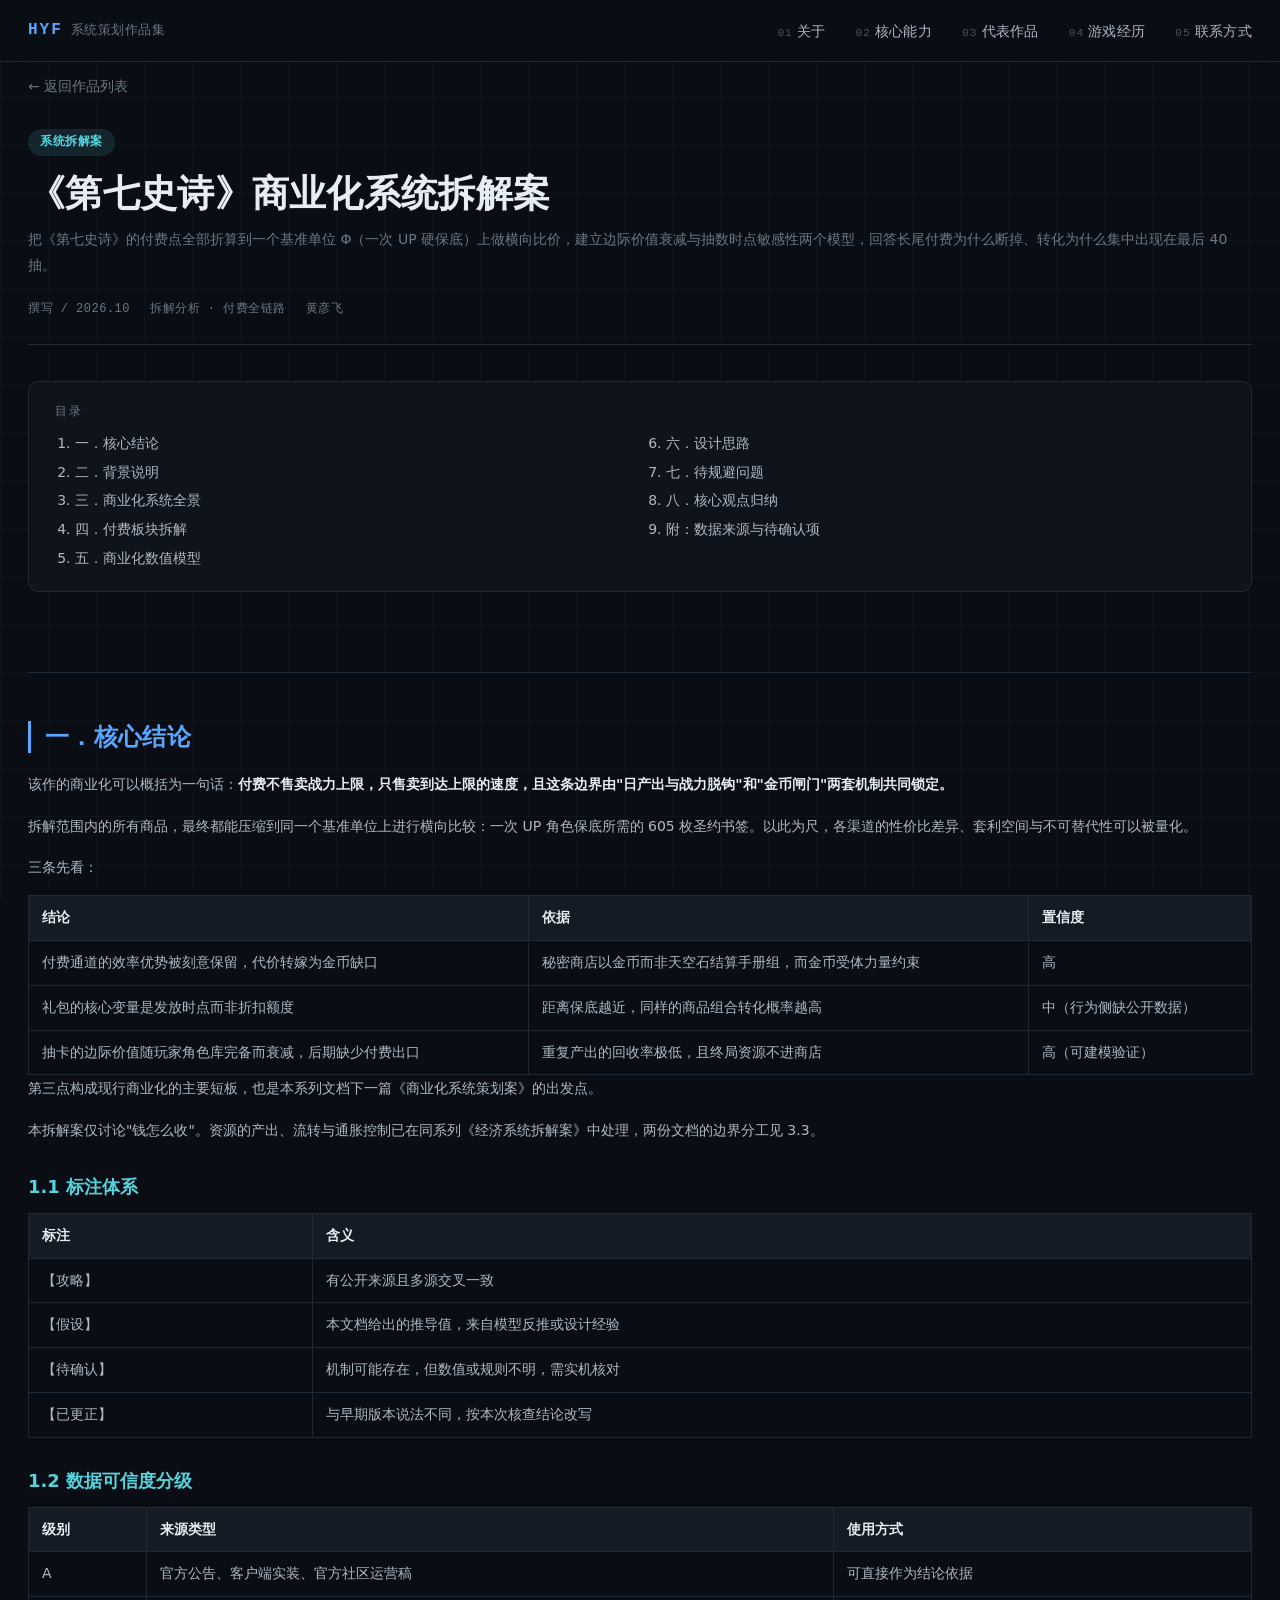
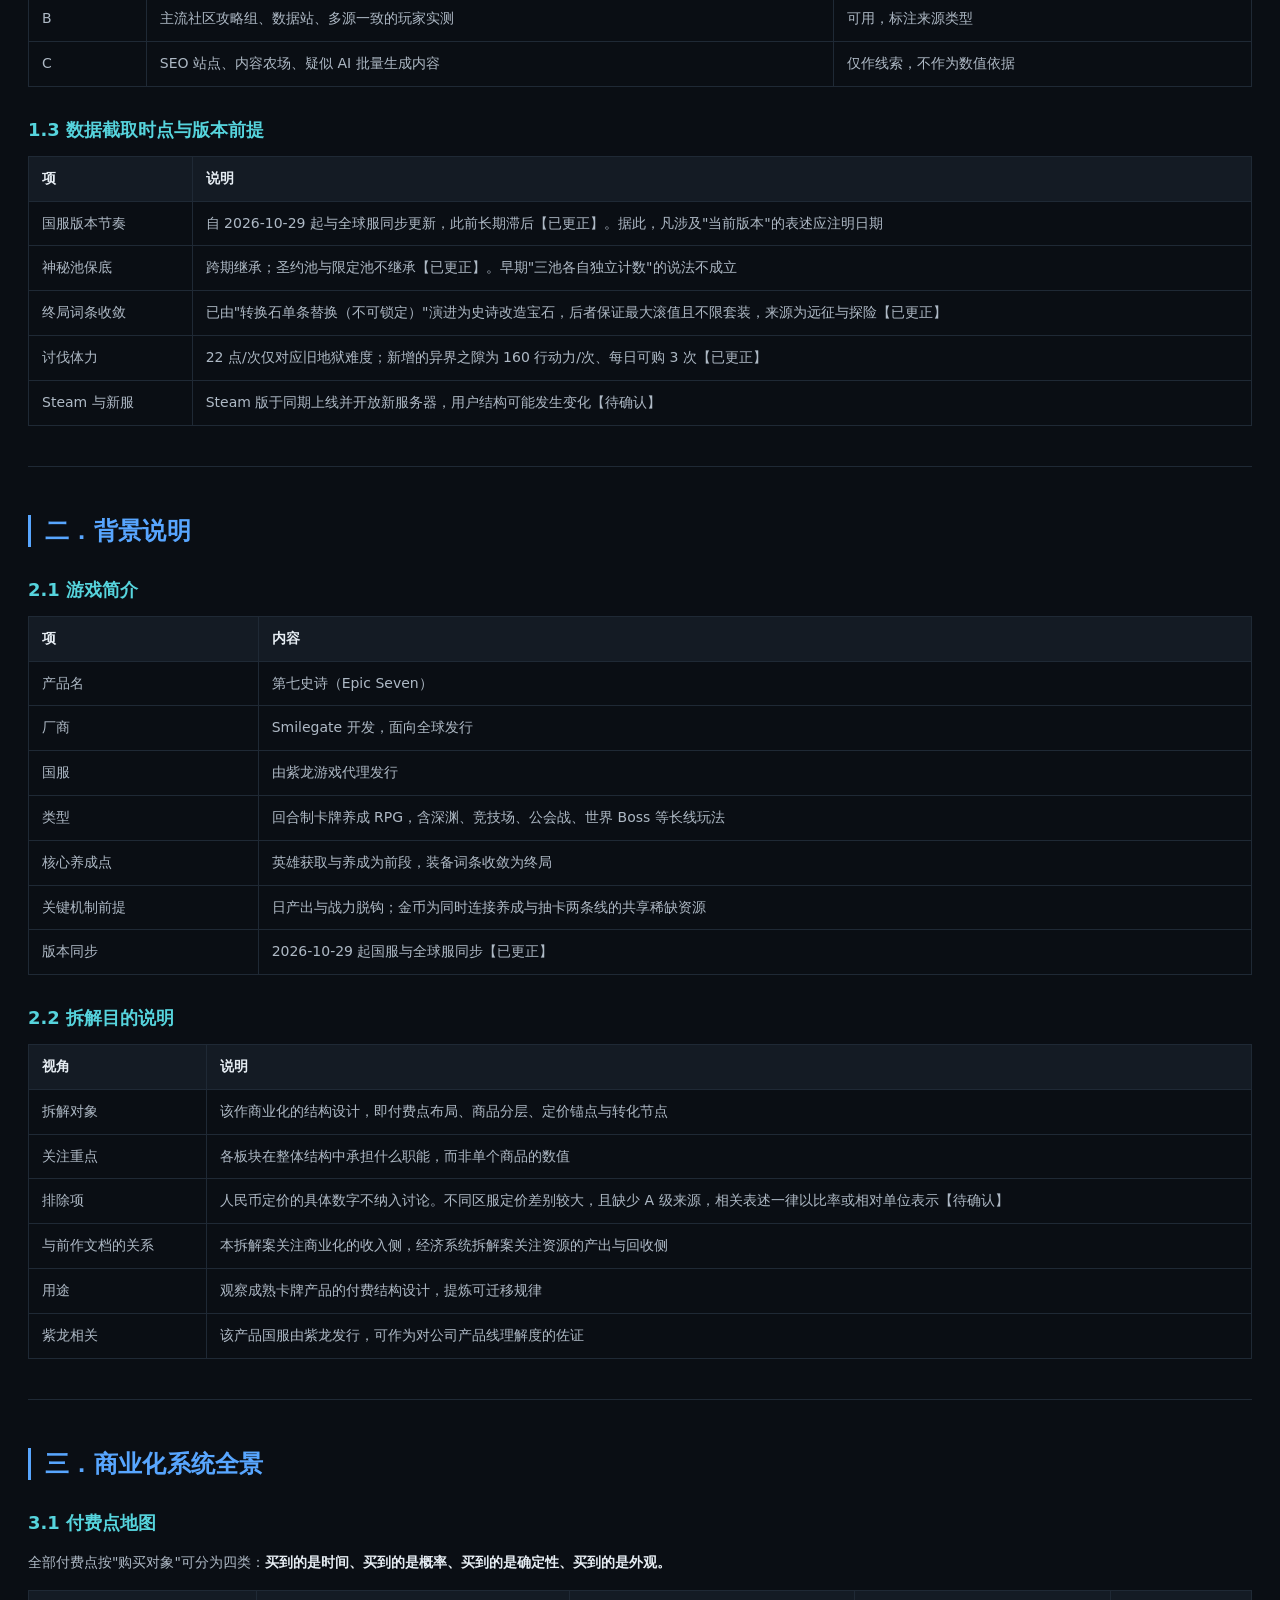
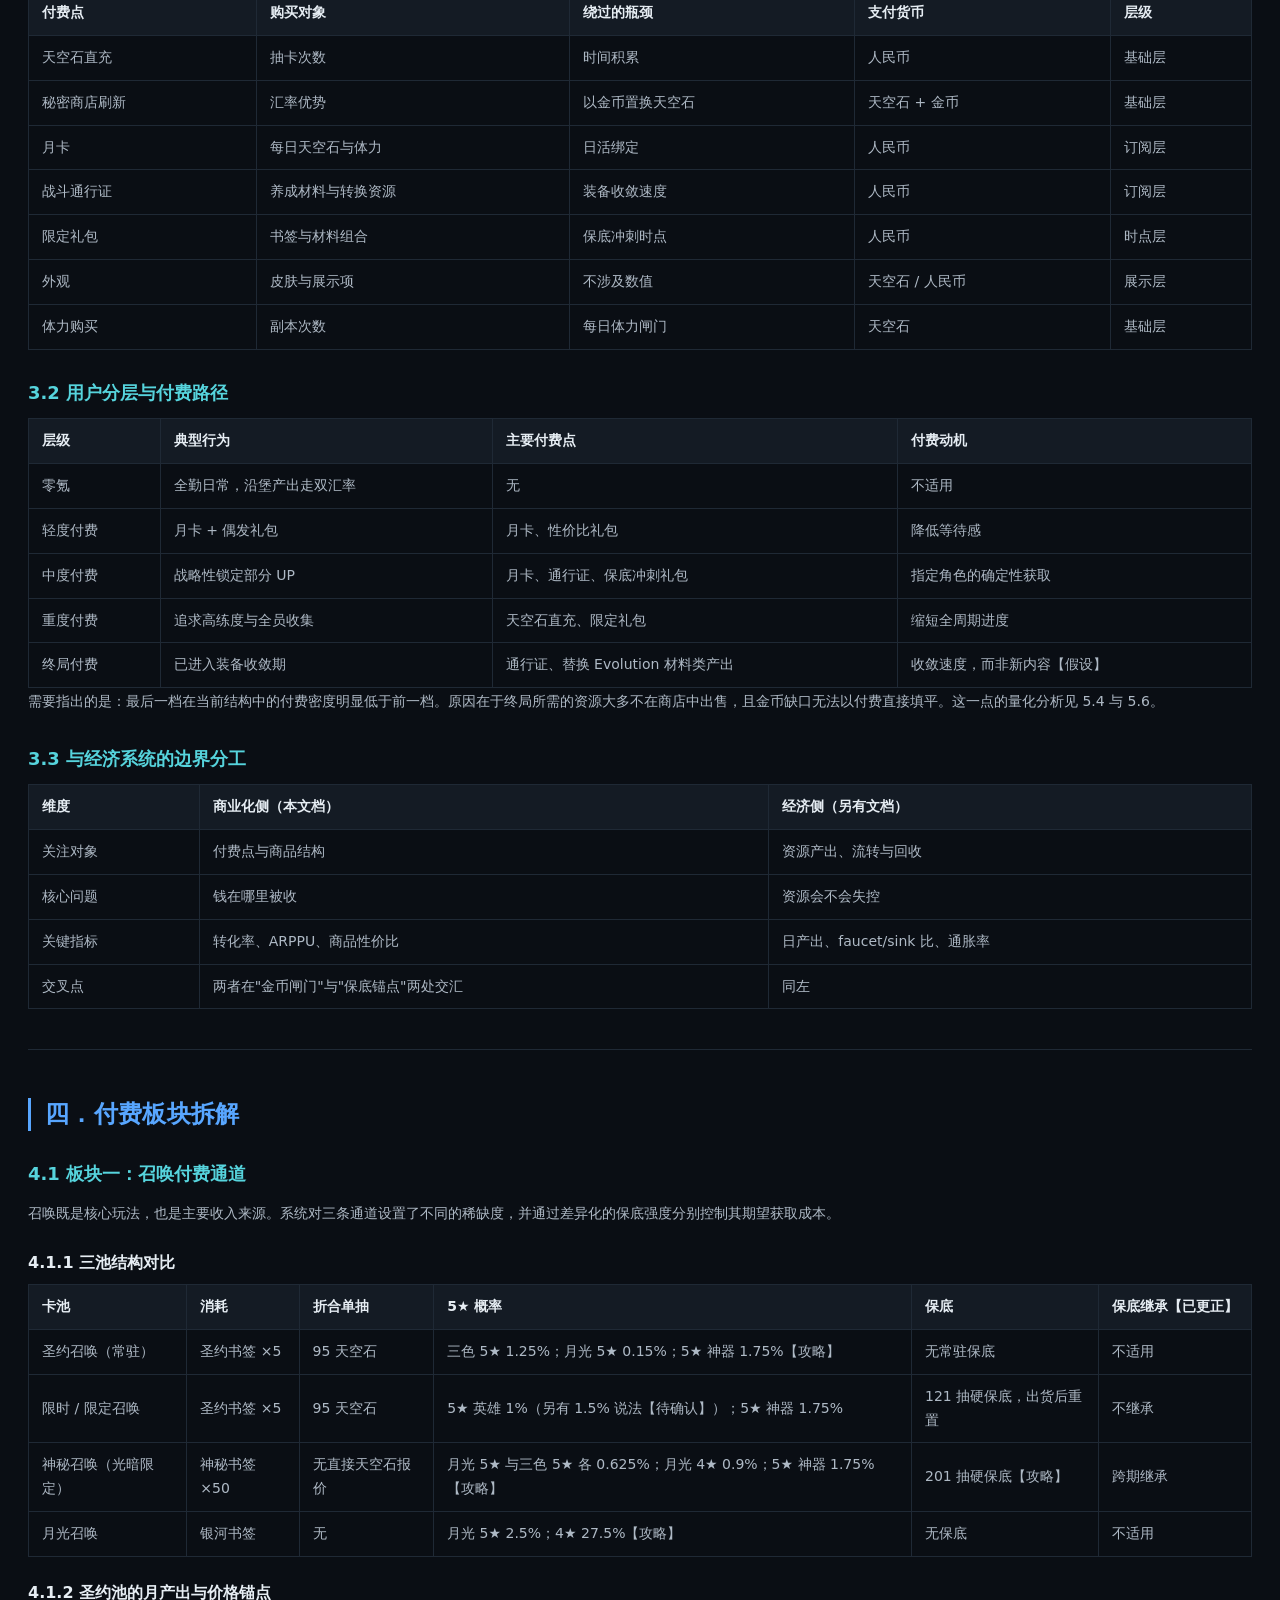
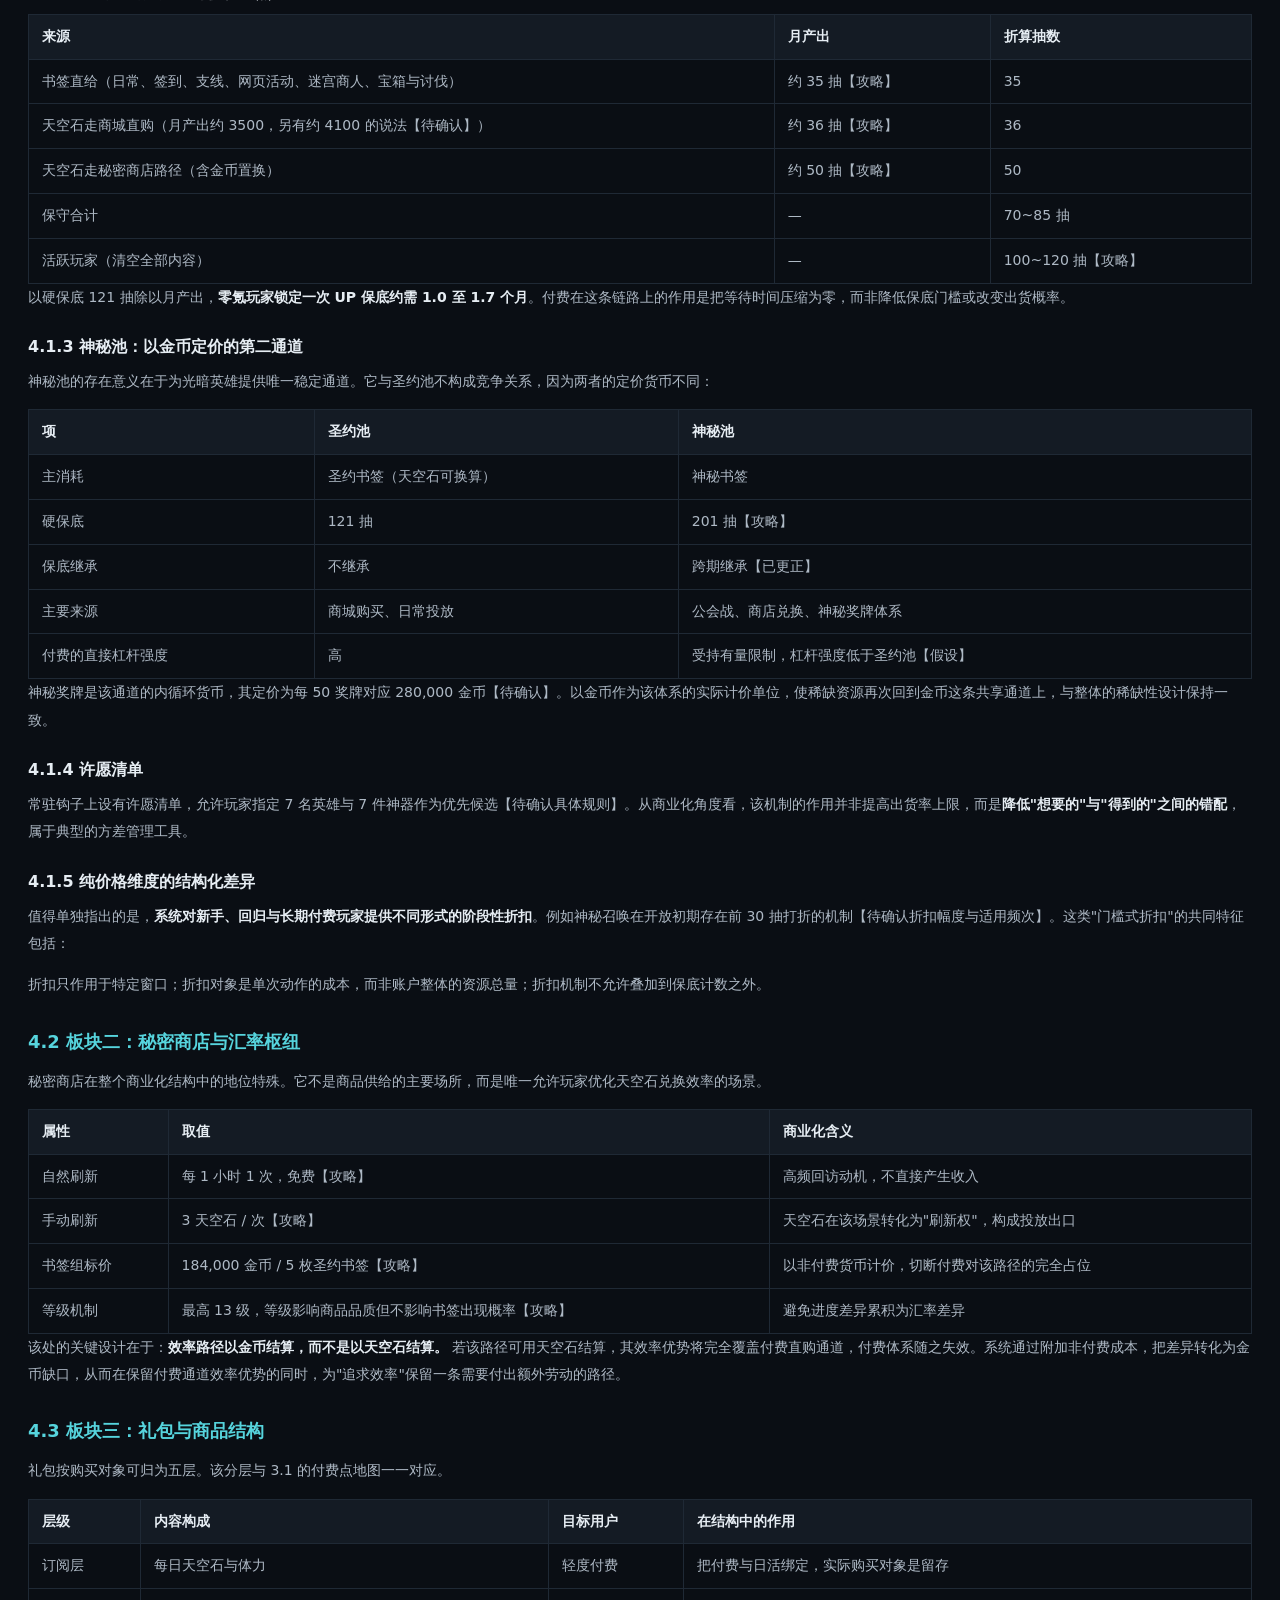
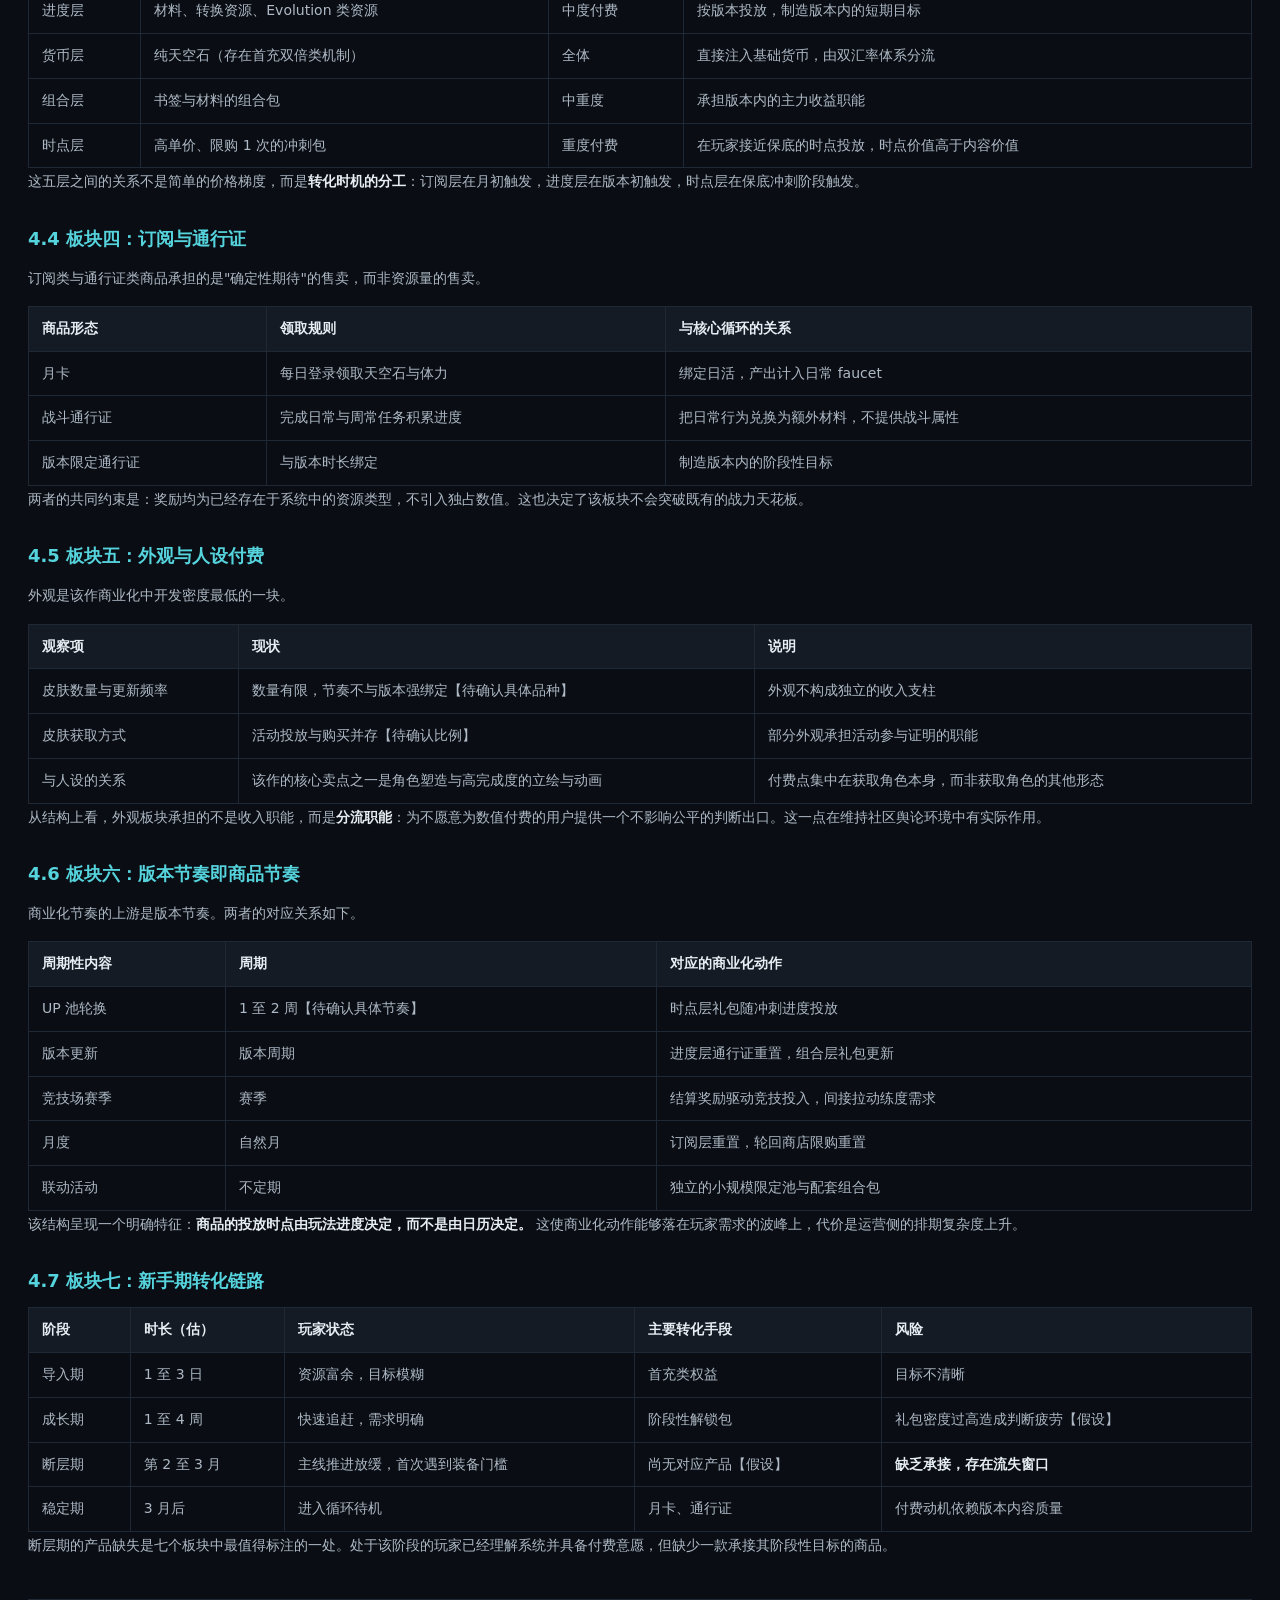
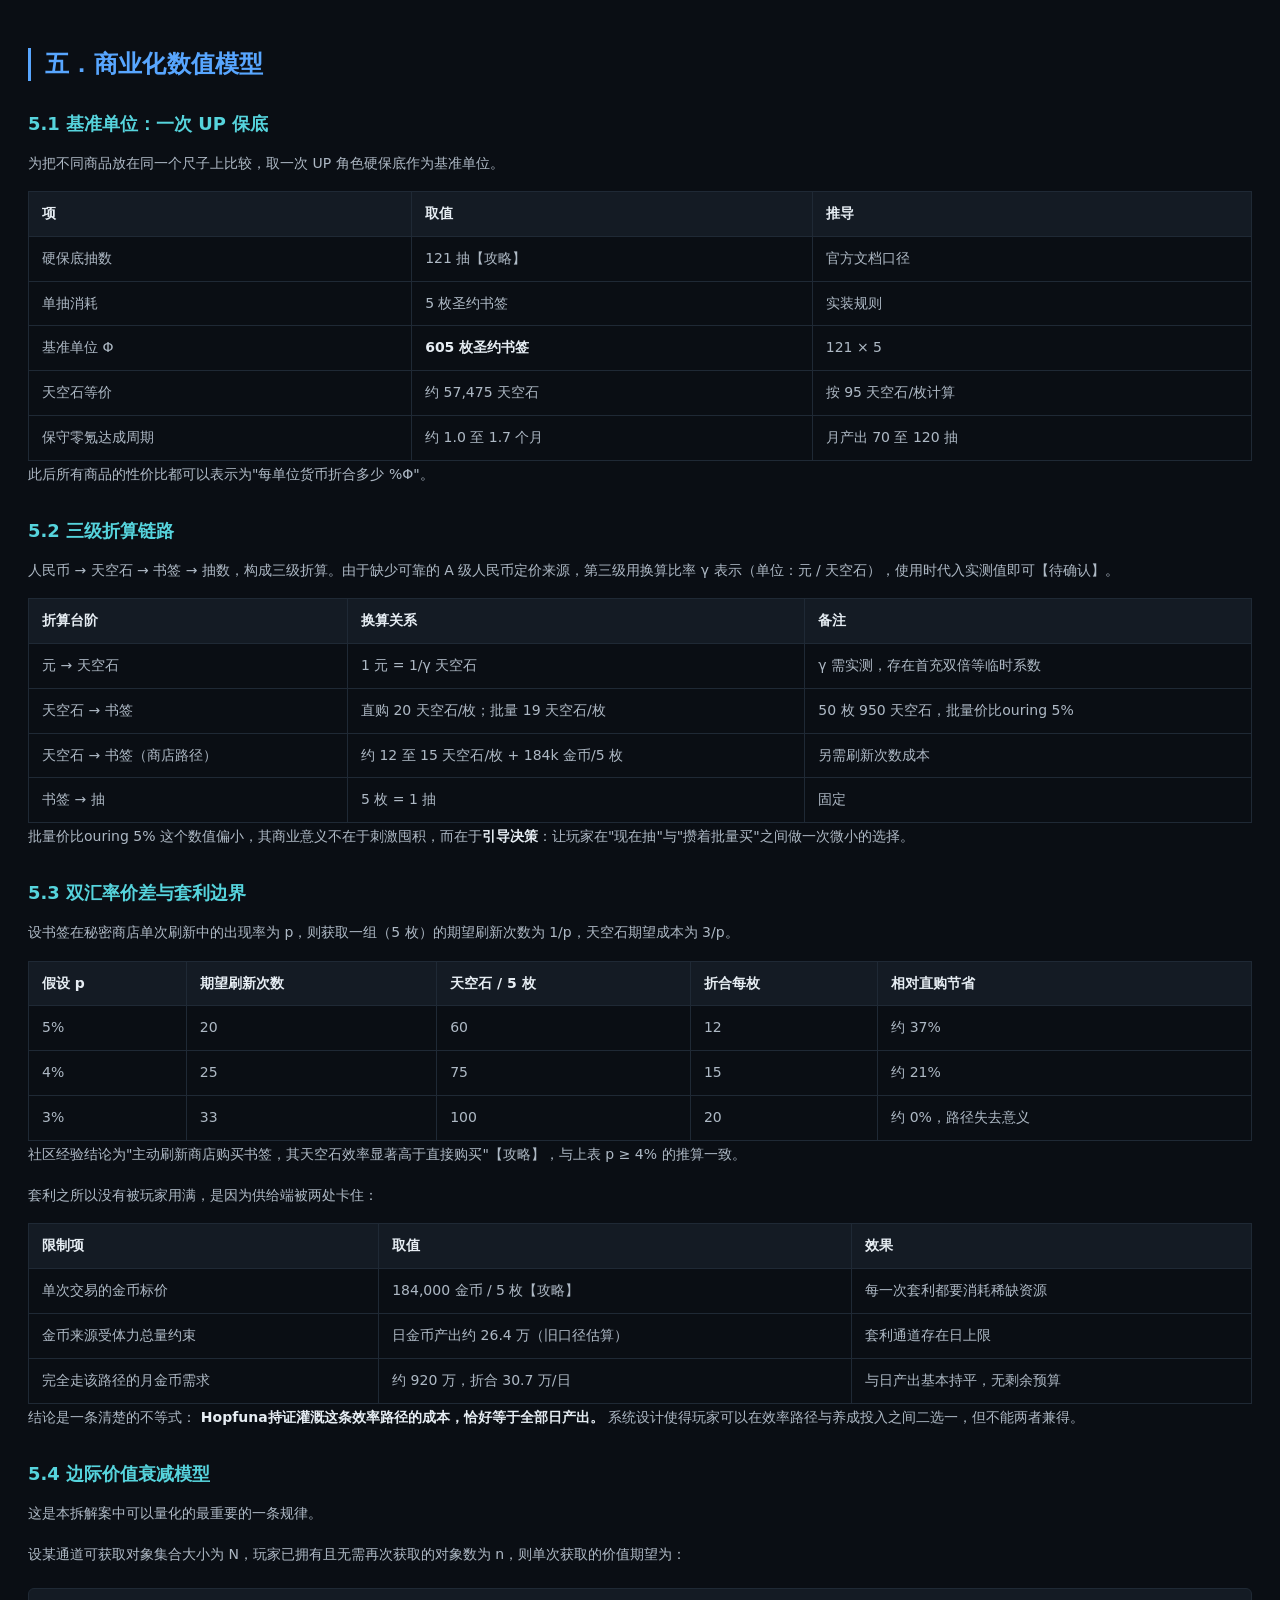
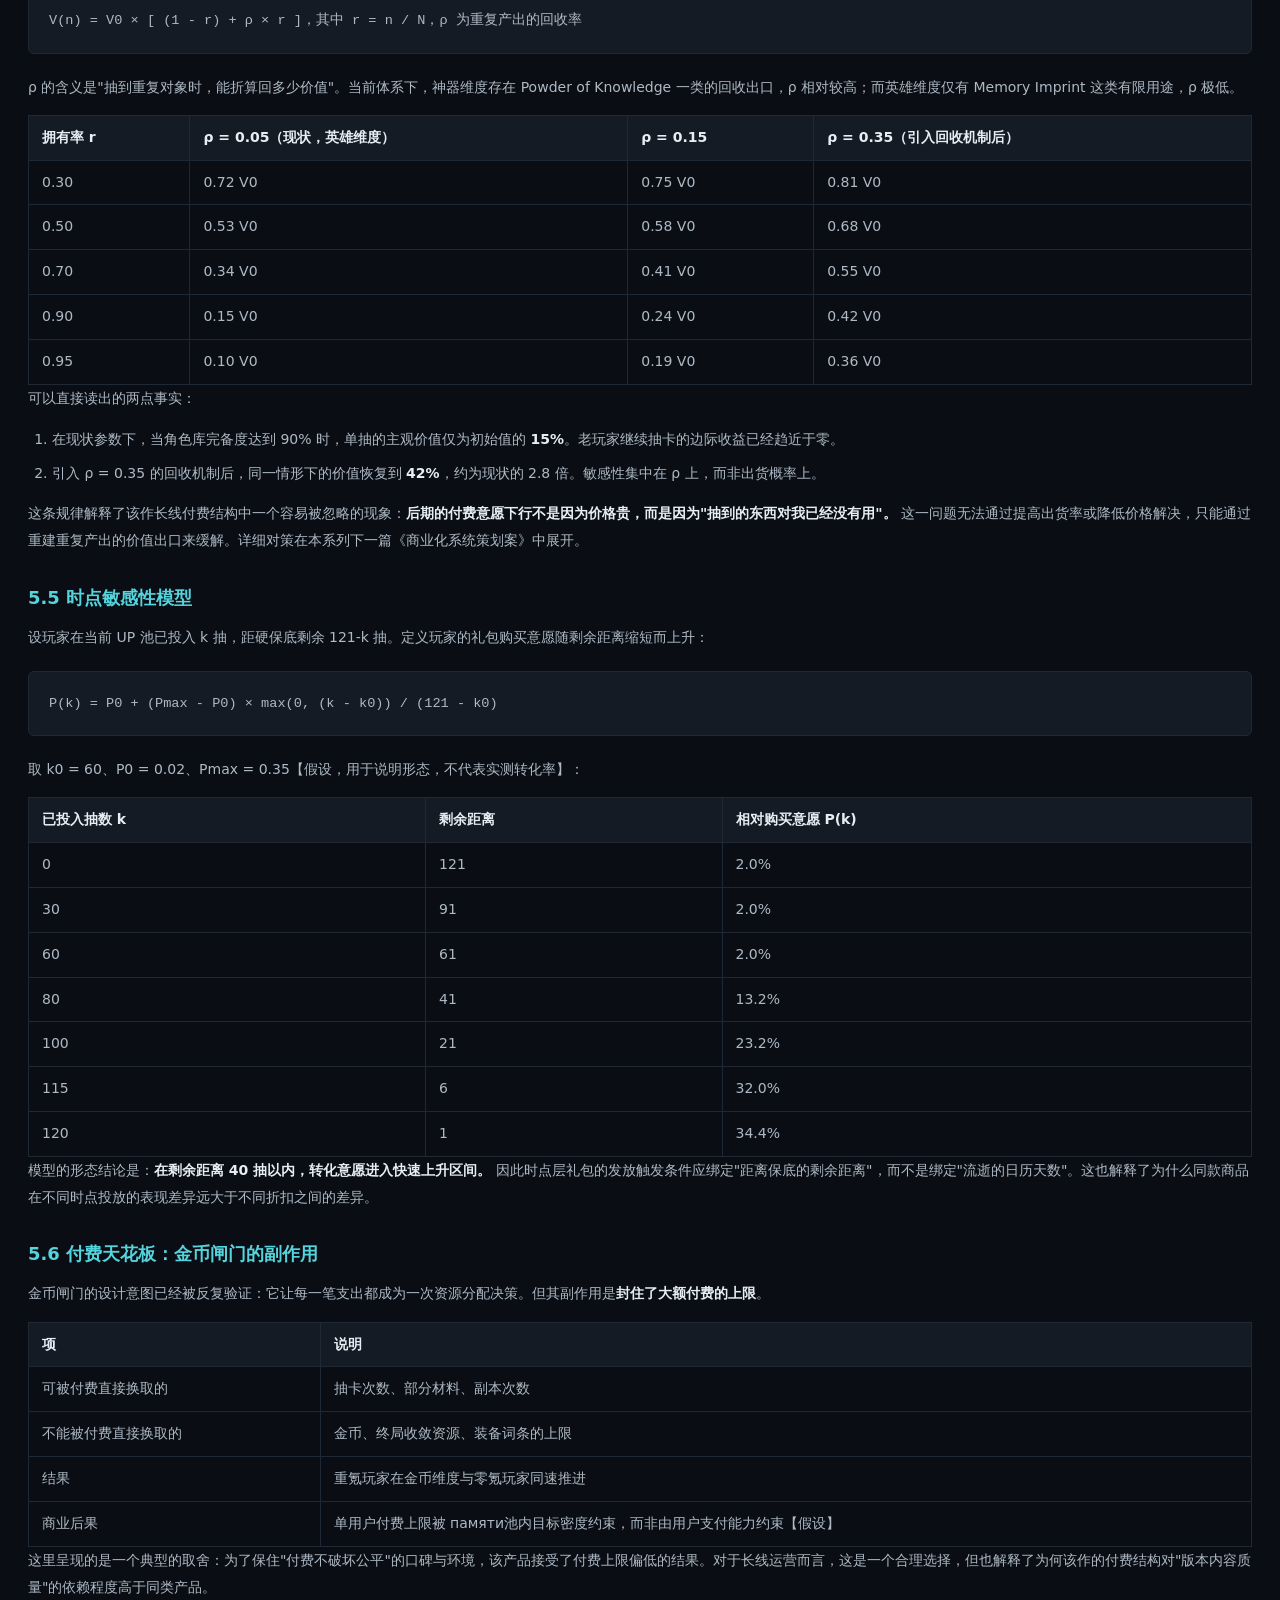
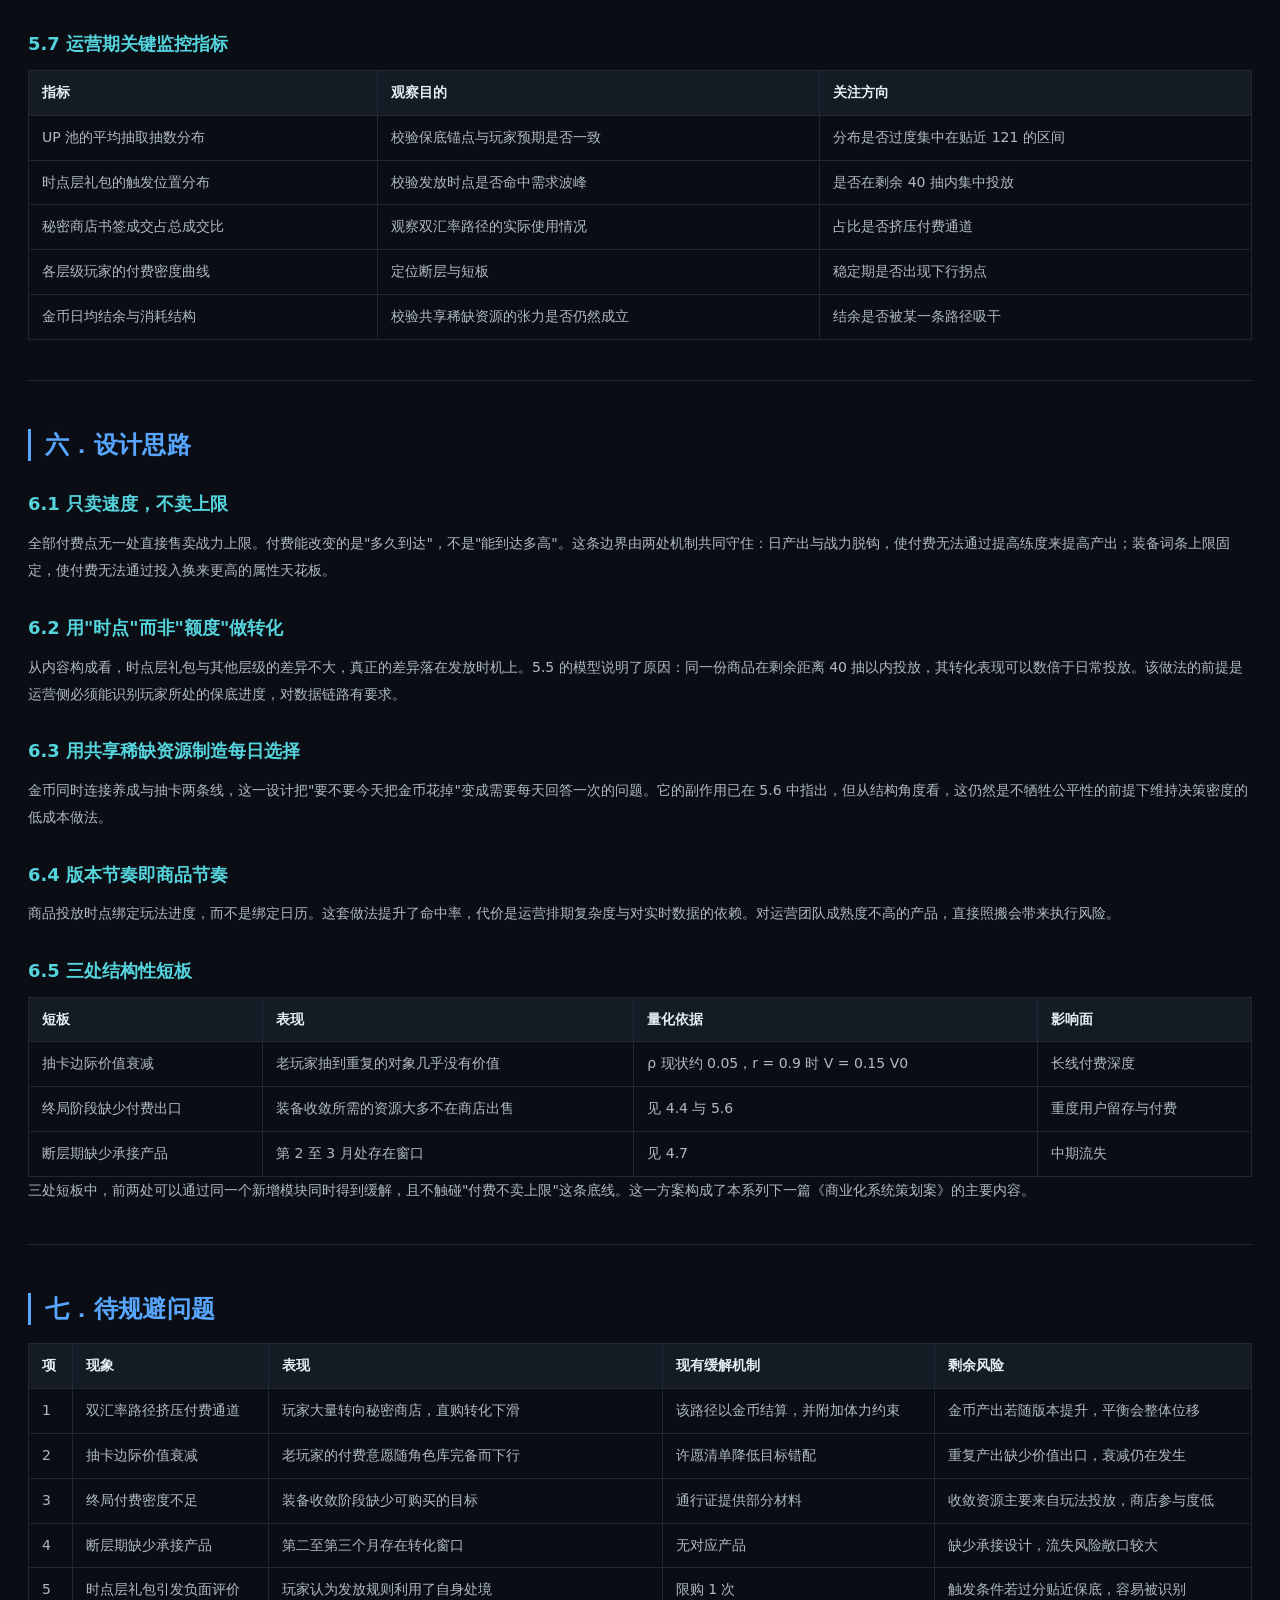
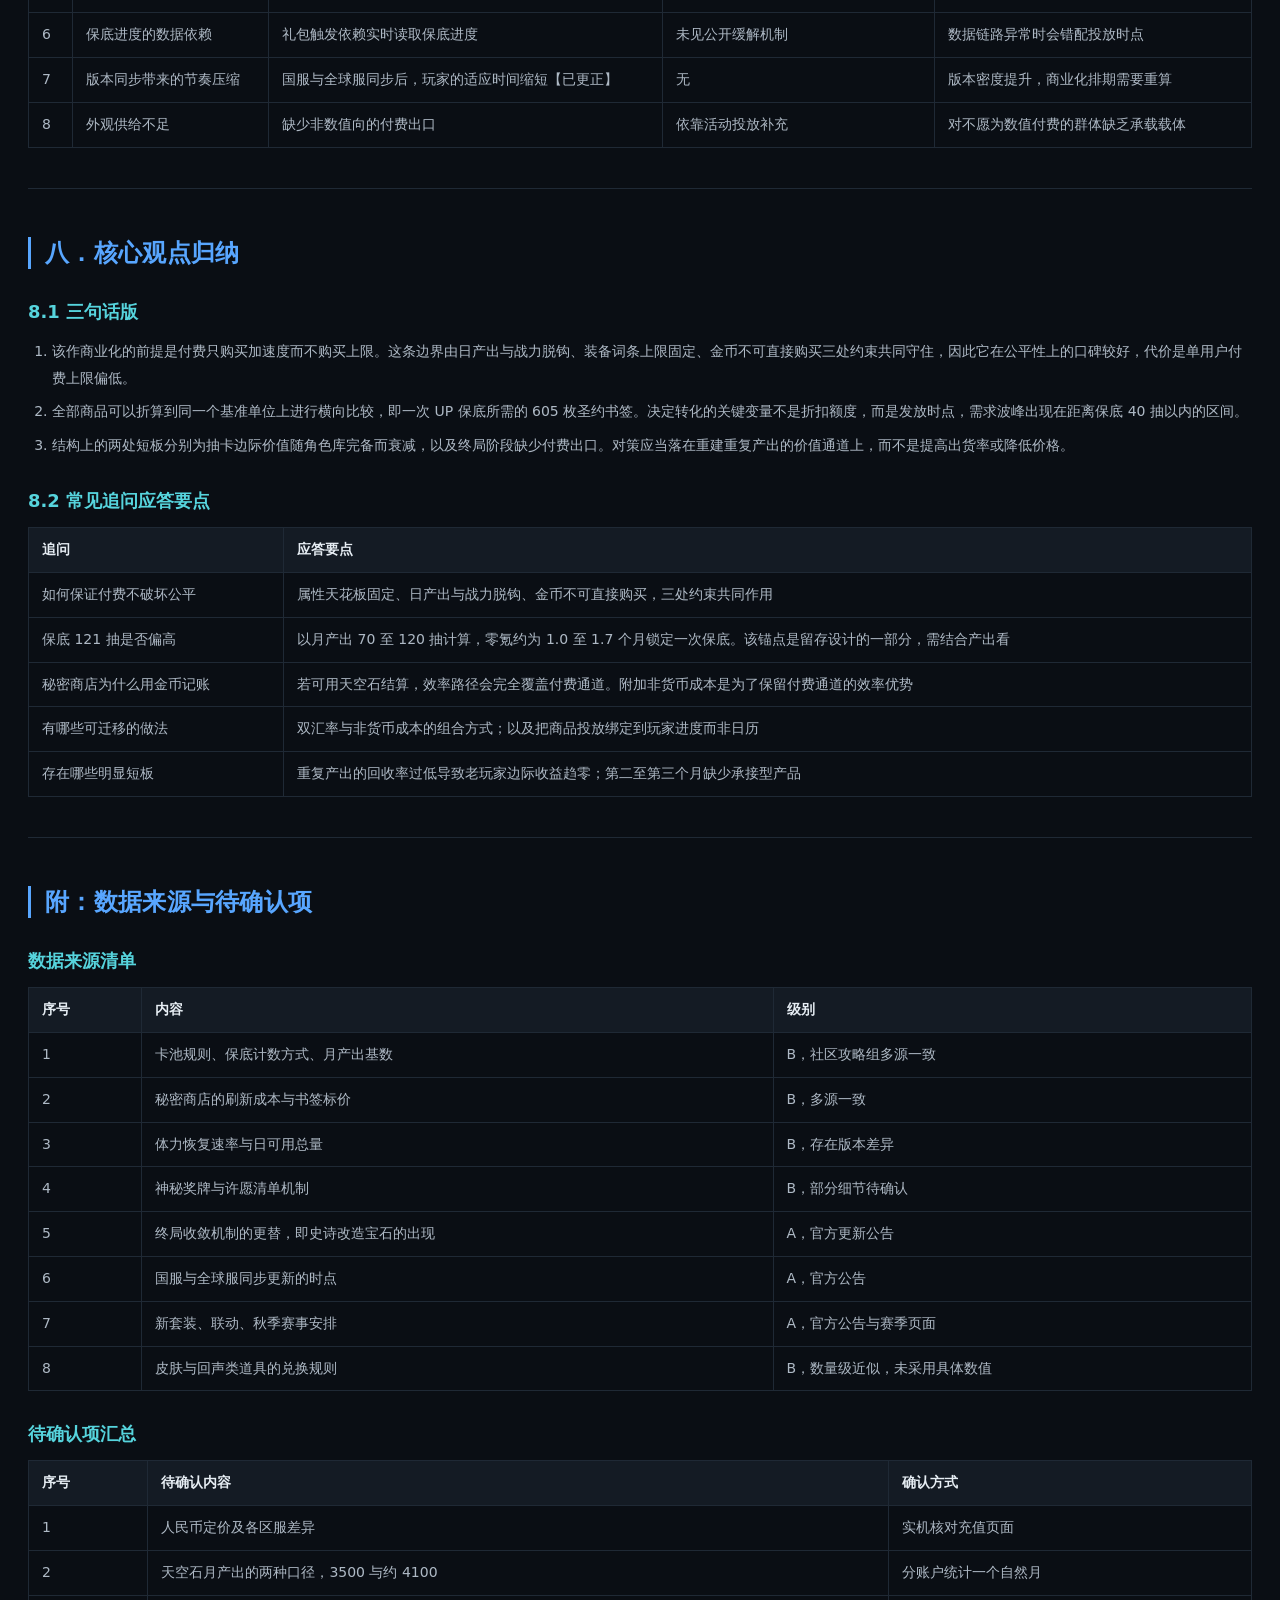
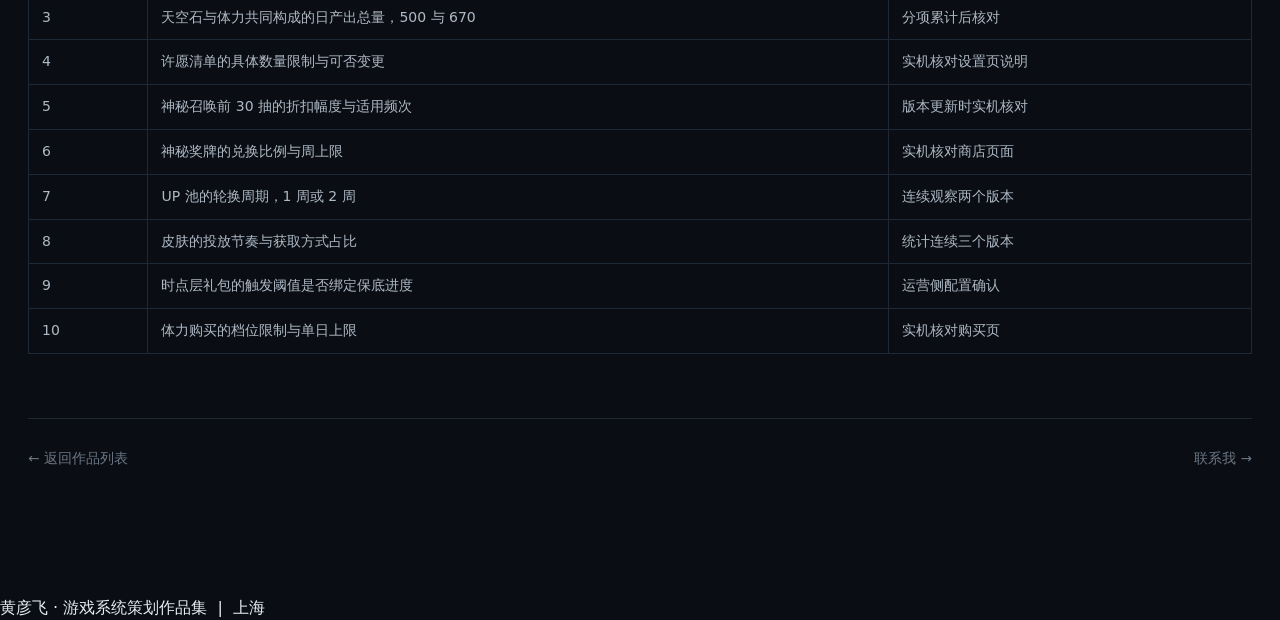
<file: works/e7-monetization-analysis.html>
<!DOCTYPE html>
<html lang="zh-CN">
<head>
<meta charset="UTF-8">
<meta name="viewport" content="width=device-width, initial-scale=1">
<title>《第七史诗》商业化系统拆解案 · 黄彦飞</title>
<meta name="description" content="《第七史诗》商业化系统拆解案 — 系统策划作品集 by 黄彦飞">
<link rel="stylesheet" href="../assets/styles.css">
</head>
<body>
<nav class="nav">
  <div class="nav__inner">
    <a class="nav__logo" href="../index.html">HYF<span>系统策划作品集</span></a>
    <button class="nav__toggle" aria-label="菜单">&#9776;</button>
    <ul class="nav__links">
      <li><a href="../index.html#about"><em>01</em>关于</a></li>
      <li><a href="../index.html#skills"><em>02</em>核心能力</a></li>
      <li><a href="../index.html#work"><em>03</em>代表作品</a></li>
      <li><a href="../index.html#play"><em>04</em>游戏经历</a></li>
      <li><a href="../index.html#contact"><em>05</em>联系方式</a></li>
    </ul>
  </div>
</nav>

<main class="page">
  <div class="page__body">
    <a class="page__back" href="../index.html#work">&#8592; 返回作品列表</a>

    <header class="doc-head">
      <span class="doc-head__tag tag--analysis">系统拆解案</span>
      <h1>《第七史诗》商业化系统拆解案</h1>
      <p class="doc-head__desc">把《第七史诗》的付费点全部折算到一个基准单位 Φ（一次 UP 硬保底）上做横向比价，建立边际价值衰减与抽数时点敏感性两个模型，回答长尾付费为什么断掉、转化为什么集中出现在最后 40 抽。</p>
      <div class="doc-meta">
        <span>撰写 / 2026.10</span>
        <span>拆解分析 · 付费全链路</span>
        <span>黄彦飞</span>
      </div>
    </header>

    <nav class="doc-nav" id="toc-box" style="display:none">
      <div class="doc-nav__title">目录</div>
      <ol id="toc-list"></ol>
    </nav>

    <article class="doc">
<table>
</table>
<hr />
<h2>一．核心结论</h2>
<p>该作的商业化可以概括为一句话：<strong>付费不售卖战力上限，只售卖到达上限的速度，且这条边界由"日产出与战力脱钩"和"金币闸门"两套机制共同锁定。</strong></p>
<p>拆解范围内的所有商品，最终都能压缩到同一个基准单位上进行横向比较：一次 UP 角色保底所需的 605 枚圣约书签。以此为尺，各渠道的性价比差异、套利空间与不可替代性可以被量化。</p>
<p>三条先看：</p>
<table>
<thead>
<tr>
<th>结论</th>
<th>依据</th>
<th>置信度</th>
</tr>
</thead>
<tbody>
<tr>
<td>付费通道的效率优势被刻意保留，代价转嫁为金币缺口</td>
<td>秘密商店以金币而非天空石结算手册组，而金币受体力量约束</td>
<td>高</td>
</tr>
<tr>
<td>礼包的核心变量是发放时点而非折扣额度</td>
<td>距离保底越近，同样的商品组合转化概率越高</td>
<td>中（行为侧缺公开数据）</td>
</tr>
<tr>
<td>抽卡的边际价值随玩家角色库完备而衰减，后期缺少付费出口</td>
<td>重复产出的回收率极低，且终局资源不进商店</td>
<td>高（可建模验证）</td>
</tr>
</tbody>
</table>
<p>第三点构成现行商业化的主要短板，也是本系列文档下一篇《商业化系统策划案》的出发点。</p>
<p>本拆解案仅讨论"钱怎么收"。资源的产出、流转与通胀控制已在同系列《经济系统拆解案》中处理，两份文档的边界分工见 3.3。</p>
<h3>1.1 标注体系</h3>
<table>
<thead>
<tr>
<th>标注</th>
<th>含义</th>
</tr>
</thead>
<tbody>
<tr>
<td>【攻略】</td>
<td>有公开来源且多源交叉一致</td>
</tr>
<tr>
<td>【假设】</td>
<td>本文档给出的推导值，来自模型反推或设计经验</td>
</tr>
<tr>
<td>【待确认】</td>
<td>机制可能存在，但数值或规则不明，需实机核对</td>
</tr>
<tr>
<td>【已更正】</td>
<td>与早期版本说法不同，按本次核查结论改写</td>
</tr>
</tbody>
</table>
<h3>1.2 数据可信度分级</h3>
<table>
<thead>
<tr>
<th>级别</th>
<th>来源类型</th>
<th>使用方式</th>
</tr>
</thead>
<tbody>
<tr>
<td>A</td>
<td>官方公告、客户端实装、官方社区运营稿</td>
<td>可直接作为结论依据</td>
</tr>
<tr>
<td>B</td>
<td>主流社区攻略组、数据站、多源一致的玩家实测</td>
<td>可用，标注来源类型</td>
</tr>
<tr>
<td>C</td>
<td>SEO 站点、内容农场、疑似 AI 批量生成内容</td>
<td>仅作线索，不作为数值依据</td>
</tr>
</tbody>
</table>
<h3>1.3 数据截取时点与版本前提</h3>
<table>
<thead>
<tr>
<th>项</th>
<th>说明</th>
</tr>
</thead>
<tbody>
<tr>
<td>国服版本节奏</td>
<td>自 2026-10-29 起与全球服同步更新，此前长期滞后【已更正】。据此，凡涉及"当前版本"的表述应注明日期</td>
</tr>
<tr>
<td>神秘池保底</td>
<td>跨期继承；圣约池与限定池不继承【已更正】。早期"三池各自独立计数"的说法不成立</td>
</tr>
<tr>
<td>终局词条收敛</td>
<td>已由"转换石单条替换（不可锁定）"演进为史诗改造宝石，后者保证最大滚值且不限套装，来源为远征与探险【已更正】</td>
</tr>
<tr>
<td>讨伐体力</td>
<td>22 点/次仅对应旧地狱难度；新增的异界之隙为 160 行动力/次、每日可购 3 次【已更正】</td>
</tr>
<tr>
<td>Steam 与新服</td>
<td>Steam 版于同期上线并开放新服务器，用户结构可能发生变化【待确认】</td>
</tr>
</tbody>
</table>
<hr />
<h2>二．背景说明</h2>
<h3>2.1 游戏简介</h3>
<table>
<thead>
<tr>
<th>项</th>
<th>内容</th>
</tr>
</thead>
<tbody>
<tr>
<td>产品名</td>
<td>第七史诗（Epic Seven）</td>
</tr>
<tr>
<td>厂商</td>
<td>Smilegate 开发，面向全球发行</td>
</tr>
<tr>
<td>国服</td>
<td>由紫龙游戏代理发行</td>
</tr>
<tr>
<td>类型</td>
<td>回合制卡牌养成 RPG，含深渊、竞技场、公会战、世界 Boss 等长线玩法</td>
</tr>
<tr>
<td>核心养成点</td>
<td>英雄获取与养成为前段，装备词条收敛为终局</td>
</tr>
<tr>
<td>关键机制前提</td>
<td>日产出与战力脱钩；金币为同时连接养成与抽卡两条线的共享稀缺资源</td>
</tr>
<tr>
<td>版本同步</td>
<td>2026-10-29 起国服与全球服同步【已更正】</td>
</tr>
</tbody>
</table>
<h3>2.2 拆解目的说明</h3>
<table>
<thead>
<tr>
<th>视角</th>
<th>说明</th>
</tr>
</thead>
<tbody>
<tr>
<td>拆解对象</td>
<td>该作商业化的结构设计，即付费点布局、商品分层、定价锚点与转化节点</td>
</tr>
<tr>
<td>关注重点</td>
<td>各板块在整体结构中承担什么职能，而非单个商品的数值</td>
</tr>
<tr>
<td>排除项</td>
<td>人民币定价的具体数字不纳入讨论。不同区服定价差别较大，且缺少 A 级来源，相关表述一律以比率或相对单位表示【待确认】</td>
</tr>
<tr>
<td>与前作文档的关系</td>
<td>本拆解案关注商业化的收入侧，经济系统拆解案关注资源的产出与回收侧</td>
</tr>
<tr>
<td>用途</td>
<td>观察成熟卡牌产品的付费结构设计，提炼可迁移规律</td>
</tr>
<tr>
<td>紫龙相关</td>
<td>该产品国服由紫龙发行，可作为对公司产品线理解度的佐证</td>
</tr>
</tbody>
</table>
<hr />
<h2>三．商业化系统全景</h2>
<h3>3.1 付费点地图</h3>
<p>全部付费点按"购买对象"可分为四类：<strong>买到的是时间、买到的是概率、买到的是确定性、买到的是外观。</strong></p>
<table>
<thead>
<tr>
<th>付费点</th>
<th>购买对象</th>
<th>绕过的瓶颈</th>
<th>支付货币</th>
<th>层级</th>
</tr>
</thead>
<tbody>
<tr>
<td>天空石直充</td>
<td>抽卡次数</td>
<td>时间积累</td>
<td>人民币</td>
<td>基础层</td>
</tr>
<tr>
<td>秘密商店刷新</td>
<td>汇率优势</td>
<td>以金币置换天空石</td>
<td>天空石 + 金币</td>
<td>基础层</td>
</tr>
<tr>
<td>月卡</td>
<td>每日天空石与体力</td>
<td>日活绑定</td>
<td>人民币</td>
<td>订阅层</td>
</tr>
<tr>
<td>战斗通行证</td>
<td>养成材料与转换资源</td>
<td>装备收敛速度</td>
<td>人民币</td>
<td>订阅层</td>
</tr>
<tr>
<td>限定礼包</td>
<td>书签与材料组合</td>
<td>保底冲刺时点</td>
<td>人民币</td>
<td>时点层</td>
</tr>
<tr>
<td>外观</td>
<td>皮肤与展示项</td>
<td>不涉及数值</td>
<td>天空石 / 人民币</td>
<td>展示层</td>
</tr>
<tr>
<td>体力购买</td>
<td>副本次数</td>
<td>每日体力闸门</td>
<td>天空石</td>
<td>基础层</td>
</tr>
</tbody>
</table>
<h3>3.2 用户分层与付费路径</h3>
<table>
<thead>
<tr>
<th>层级</th>
<th>典型行为</th>
<th>主要付费点</th>
<th>付费动机</th>
</tr>
</thead>
<tbody>
<tr>
<td>零氪</td>
<td>全勤日常，沿堡产出走双汇率</td>
<td>无</td>
<td>不适用</td>
</tr>
<tr>
<td>轻度付费</td>
<td>月卡 + 偶发礼包</td>
<td>月卡、性价比礼包</td>
<td>降低等待感</td>
</tr>
<tr>
<td>中度付费</td>
<td>战略性锁定部分 UP</td>
<td>月卡、通行证、保底冲刺礼包</td>
<td>指定角色的确定性获取</td>
</tr>
<tr>
<td>重度付费</td>
<td>追求高练度与全员收集</td>
<td>天空石直充、限定礼包</td>
<td>缩短全周期进度</td>
</tr>
<tr>
<td>终局付费</td>
<td>已进入装备收敛期</td>
<td>通行证、替换 Evolution 材料类产出</td>
<td>收敛速度，而非新内容【假设】</td>
</tr>
</tbody>
</table>
<p>需要指出的是：最后一档在当前结构中的付费密度明显低于前一档。原因在于终局所需的资源大多不在商店中出售，且金币缺口无法以付费直接填平。这一点的量化分析见 5.4 与 5.6。</p>
<h3>3.3 与经济系统的边界分工</h3>
<table>
<thead>
<tr>
<th>维度</th>
<th>商业化侧（本文档）</th>
<th>经济侧（另有文档）</th>
</tr>
</thead>
<tbody>
<tr>
<td>关注对象</td>
<td>付费点与商品结构</td>
<td>资源产出、流转与回收</td>
</tr>
<tr>
<td>核心问题</td>
<td>钱在哪里被收</td>
<td>资源会不会失控</td>
</tr>
<tr>
<td>关键指标</td>
<td>转化率、ARPPU、商品性价比</td>
<td>日产出、faucet/sink 比、通胀率</td>
</tr>
<tr>
<td>交叉点</td>
<td>两者在"金币闸门"与"保底锚点"两处交汇</td>
<td>同左</td>
</tr>
</tbody>
</table>
<hr />
<h2>四．付费板块拆解</h2>
<h3>4.1 板块一：召唤付费通道</h3>
<p>召唤既是核心玩法，也是主要收入来源。系统对三条通道设置了不同的稀缺度，并通过差异化的保底强度分别控制其期望获取成本。</p>
<h4>4.1.1 三池结构对比</h4>
<table>
<thead>
<tr>
<th>卡池</th>
<th>消耗</th>
<th>折合单抽</th>
<th>5★ 概率</th>
<th>保底</th>
<th>保底继承【已更正】</th>
</tr>
</thead>
<tbody>
<tr>
<td>圣约召唤（常驻）</td>
<td>圣约书签 ×5</td>
<td>95 天空石</td>
<td>三色 5★ 1.25%；月光 5★ 0.15%；5★ 神器 1.75%【攻略】</td>
<td>无常驻保底</td>
<td>不适用</td>
</tr>
<tr>
<td>限时 / 限定召唤</td>
<td>圣约书签 ×5</td>
<td>95 天空石</td>
<td>5★ 英雄 1%（另有 1.5% 说法【待确认】）；5★ 神器 1.75%</td>
<td>121 抽硬保底，出货后重置</td>
<td>不继承</td>
</tr>
<tr>
<td>神秘召唤（光暗限定）</td>
<td>神秘书签 ×50</td>
<td>无直接天空石报价</td>
<td>月光 5★ 与三色 5★ 各 0.625%；月光 4★ 0.9%；5★ 神器 1.75%【攻略】</td>
<td>201 抽硬保底【攻略】</td>
<td>跨期继承</td>
</tr>
<tr>
<td>月光召唤</td>
<td>银河书签</td>
<td>无</td>
<td>月光 5★ 2.5%；4★ 27.5%【攻略】</td>
<td>无保底</td>
<td>不适用</td>
</tr>
</tbody>
</table>
<h4>4.1.2 圣约池的月产出与价格锚点</h4>
<table>
<thead>
<tr>
<th>来源</th>
<th>月产出</th>
<th>折算抽数</th>
</tr>
</thead>
<tbody>
<tr>
<td>书签直给（日常、签到、支线、网页活动、迷宫商人、宝箱与讨伐）</td>
<td>约 35 抽【攻略】</td>
<td>35</td>
</tr>
<tr>
<td>天空石走商城直购（月产出约 3500，另有约 4100 的说法【待确认】）</td>
<td>约 36 抽【攻略】</td>
<td>36</td>
</tr>
<tr>
<td>天空石走秘密商店路径（含金币置换）</td>
<td>约 50 抽【攻略】</td>
<td>50</td>
</tr>
<tr>
<td>保守合计</td>
<td>—</td>
<td>70~85 抽</td>
</tr>
<tr>
<td>活跃玩家（清空全部内容）</td>
<td>—</td>
<td>100~120 抽【攻略】</td>
</tr>
</tbody>
</table>
<p>以硬保底 121 抽除以月产出，<strong>零氪玩家锁定一次 UP 保底约需 1.0 至 1.7 个月</strong>。付费在这条链路上的作用是把等待时间压缩为零，而非降低保底门槛或改变出货概率。</p>
<h4>4.1.3 神秘池：以金币定价的第二通道</h4>
<p>神秘池的存在意义在于为光暗英雄提供唯一稳定通道。它与圣约池不构成竞争关系，因为两者的定价货币不同：</p>
<table>
<thead>
<tr>
<th>项</th>
<th>圣约池</th>
<th>神秘池</th>
</tr>
</thead>
<tbody>
<tr>
<td>主消耗</td>
<td>圣约书签（天空石可换算）</td>
<td>神秘书签</td>
</tr>
<tr>
<td>硬保底</td>
<td>121 抽</td>
<td>201 抽【攻略】</td>
</tr>
<tr>
<td>保底继承</td>
<td>不继承</td>
<td>跨期继承【已更正】</td>
</tr>
<tr>
<td>主要来源</td>
<td>商城购买、日常投放</td>
<td>公会战、商店兑换、神秘奖牌体系</td>
</tr>
<tr>
<td>付费的直接杠杆强度</td>
<td>高</td>
<td>受持有量限制，杠杆强度低于圣约池【假设】</td>
</tr>
</tbody>
</table>
<p>神秘奖牌是该通道的内循环货币，其定价为每 50 奖牌对应 280,000 金币【待确认】。以金币作为该体系的实际计价单位，使稀缺资源再次回到金币这条共享通道上，与整体的稀缺性设计保持一致。</p>
<h4>4.1.4 许愿清单</h4>
<p>常驻钩子上设有许愿清单，允许玩家指定 7 名英雄与 7 件神器作为优先候选【待确认具体规则】。从商业化角度看，该机制的作用并非提高出货率上限，而是<strong>降低"想要的"与"得到的"之间的错配</strong>，属于典型的方差管理工具。</p>
<h4>4.1.5 纯价格维度的结构化差异</h4>
<p>值得单独指出的是，<strong>系统对新手、回归与长期付费玩家提供不同形式的阶段性折扣</strong>。例如神秘召唤在开放初期存在前 30 抽打折的机制【待确认折扣幅度与适用频次】。这类"门槛式折扣"的共同特征包括：</p>
<p>折扣只作用于特定窗口；折扣对象是单次动作的成本，而非账户整体的资源总量；折扣机制不允许叠加到保底计数之外。</p>
<h3>4.2 板块二：秘密商店与汇率枢纽</h3>
<p>秘密商店在整个商业化结构中的地位特殊。它不是商品供给的主要场所，而是唯一允许玩家优化天空石兑换效率的场景。</p>
<table>
<thead>
<tr>
<th>属性</th>
<th>取值</th>
<th>商业化含义</th>
</tr>
</thead>
<tbody>
<tr>
<td>自然刷新</td>
<td>每 1 小时 1 次，免费【攻略】</td>
<td>高频回访动机，不直接产生收入</td>
</tr>
<tr>
<td>手动刷新</td>
<td>3 天空石 / 次【攻略】</td>
<td>天空石在该场景转化为"刷新权"，构成投放出口</td>
</tr>
<tr>
<td>书签组标价</td>
<td>184,000 金币 / 5 枚圣约书签【攻略】</td>
<td>以非付费货币计价，切断付费对该路径的完全占位</td>
</tr>
<tr>
<td>等级机制</td>
<td>最高 13 级，等级影响商品品质但不影响书签出现概率【攻略】</td>
<td>避免进度差异累积为汇率差异</td>
</tr>
</tbody>
</table>
<p>该处的关键设计在于：<strong>效率路径以金币结算，而不是以天空石结算。</strong> 若该路径可用天空石结算，其效率优势将完全覆盖付费直购通道，付费体系随之失效。系统通过附加非付费成本，把差异转化为金币缺口，从而在保留付费通道效率优势的同时，为"追求效率"保留一条需要付出额外劳动的路径。</p>
<h3>4.3 板块三：礼包与商品结构</h3>
<p>礼包按购买对象可归为五层。该分层与 3.1 的付费点地图一一对应。</p>
<table>
<thead>
<tr>
<th>层级</th>
<th>内容构成</th>
<th>目标用户</th>
<th>在结构中的作用</th>
</tr>
</thead>
<tbody>
<tr>
<td>订阅层</td>
<td>每日天空石与体力</td>
<td>轻度付费</td>
<td>把付费与日活绑定，实际购买对象是留存</td>
</tr>
<tr>
<td>进度层</td>
<td>材料、转换资源、Evolution 类资源</td>
<td>中度付费</td>
<td>按版本投放，制造版本内的短期目标</td>
</tr>
<tr>
<td>货币层</td>
<td>纯天空石（存在首充双倍类机制）</td>
<td>全体</td>
<td>直接注入基础货币，由双汇率体系分流</td>
</tr>
<tr>
<td>组合层</td>
<td>书签与材料的组合包</td>
<td>中重度</td>
<td>承担版本内的主力收益职能</td>
</tr>
<tr>
<td>时点层</td>
<td>高单价、限购 1 次的冲刺包</td>
<td>重度付费</td>
<td>在玩家接近保底的时点投放，时点价值高于内容价值</td>
</tr>
</tbody>
</table>
<p>这五层之间的关系不是简单的价格梯度，而是<strong>转化时机的分工</strong>：订阅层在月初触发，进度层在版本初触发，时点层在保底冲刺阶段触发。</p>
<h3>4.4 板块四：订阅与通行证</h3>
<p>订阅类与通行证类商品承担的是"确定性期待"的售卖，而非资源量的售卖。</p>
<table>
<thead>
<tr>
<th>商品形态</th>
<th>领取规则</th>
<th>与核心循环的关系</th>
</tr>
</thead>
<tbody>
<tr>
<td>月卡</td>
<td>每日登录领取天空石与体力</td>
<td>绑定日活，产出计入日常 faucet</td>
</tr>
<tr>
<td>战斗通行证</td>
<td>完成日常与周常任务积累进度</td>
<td>把日常行为兑换为额外材料，不提供战斗属性</td>
</tr>
<tr>
<td>版本限定通行证</td>
<td>与版本时长绑定</td>
<td>制造版本内的阶段性目标</td>
</tr>
</tbody>
</table>
<p>两者的共同约束是：奖励均为已经存在于系统中的资源类型，不引入独占数值。这也决定了该板块不会突破既有的战力天花板。</p>
<h3>4.5 板块五：外观与人设付费</h3>
<p>外观是该作商业化中开发密度最低的一块。</p>
<table>
<thead>
<tr>
<th>观察项</th>
<th>现状</th>
<th>说明</th>
</tr>
</thead>
<tbody>
<tr>
<td>皮肤数量与更新频率</td>
<td>数量有限，节奏不与版本强绑定【待确认具体品种】</td>
<td>外观不构成独立的收入支柱</td>
</tr>
<tr>
<td>皮肤获取方式</td>
<td>活动投放与购买并存【待确认比例】</td>
<td>部分外观承担活动参与证明的职能</td>
</tr>
<tr>
<td>与人设的关系</td>
<td>该作的核心卖点之一是角色塑造与高完成度的立绘与动画</td>
<td>付费点集中在获取角色本身，而非获取角色的其他形态</td>
</tr>
</tbody>
</table>
<p>从结构上看，外观板块承担的不是收入职能，而是<strong>分流职能</strong>：为不愿意为数值付费的用户提供一个不影响公平的判断出口。这一点在维持社区舆论环境中有实际作用。</p>
<h3>4.6 板块六：版本节奏即商品节奏</h3>
<p>商业化节奏的上游是版本节奏。两者的对应关系如下。</p>
<table>
<thead>
<tr>
<th>周期性内容</th>
<th>周期</th>
<th>对应的商业化动作</th>
</tr>
</thead>
<tbody>
<tr>
<td>UP 池轮换</td>
<td>1 至 2 周【待确认具体节奏】</td>
<td>时点层礼包随冲刺进度投放</td>
</tr>
<tr>
<td>版本更新</td>
<td>版本周期</td>
<td>进度层通行证重置，组合层礼包更新</td>
</tr>
<tr>
<td>竞技场赛季</td>
<td>赛季</td>
<td>结算奖励驱动竞技投入，间接拉动练度需求</td>
</tr>
<tr>
<td>月度</td>
<td>自然月</td>
<td>订阅层重置，轮回商店限购重置</td>
</tr>
<tr>
<td>联动活动</td>
<td>不定期</td>
<td>独立的小规模限定池与配套组合包</td>
</tr>
</tbody>
</table>
<p>该结构呈现一个明确特征：<strong>商品的投放时点由玩法进度决定，而不是由日历决定。</strong> 这使商业化动作能够落在玩家需求的波峰上，代价是运营侧的排期复杂度上升。</p>
<h3>4.7 板块七：新手期转化链路</h3>
<table>
<thead>
<tr>
<th>阶段</th>
<th>时长（估）</th>
<th>玩家状态</th>
<th>主要转化手段</th>
<th>风险</th>
</tr>
</thead>
<tbody>
<tr>
<td>导入期</td>
<td>1 至 3 日</td>
<td>资源富余，目标模糊</td>
<td>首充类权益</td>
<td>目标不清晰</td>
</tr>
<tr>
<td>成长期</td>
<td>1 至 4 周</td>
<td>快速追赶，需求明确</td>
<td>阶段性解锁包</td>
<td>礼包密度过高造成判断疲劳【假设】</td>
</tr>
<tr>
<td>断层期</td>
<td>第 2 至 3 月</td>
<td>主线推进放缓，首次遇到装备门槛</td>
<td>尚无对应产品【假设】</td>
<td><strong>缺乏承接，存在流失窗口</strong></td>
</tr>
<tr>
<td>稳定期</td>
<td>3 月后</td>
<td>进入循环待机</td>
<td>月卡、通行证</td>
<td>付费动机依赖版本内容质量</td>
</tr>
</tbody>
</table>
<p>断层期的产品缺失是七个板块中最值得标注的一处。处于该阶段的玩家已经理解系统并具备付费意愿，但缺少一款承接其阶段性目标的商品。</p>
<hr />
<h2>五．商业化数值模型</h2>
<h3>5.1 基准单位：一次 UP 保底</h3>
<p>为把不同商品放在同一个尺子上比较，取一次 UP 角色硬保底作为基准单位。</p>
<table>
<thead>
<tr>
<th>项</th>
<th>取值</th>
<th>推导</th>
</tr>
</thead>
<tbody>
<tr>
<td>硬保底抽数</td>
<td>121 抽【攻略】</td>
<td>官方文档口径</td>
</tr>
<tr>
<td>单抽消耗</td>
<td>5 枚圣约书签</td>
<td>实装规则</td>
</tr>
<tr>
<td>基准单位 Φ</td>
<td><strong>605 枚圣约书签</strong></td>
<td>121 × 5</td>
</tr>
<tr>
<td>天空石等价</td>
<td>约 57,475 天空石</td>
<td>按 95 天空石/枚计算</td>
</tr>
<tr>
<td>保守零氪达成周期</td>
<td>约 1.0 至 1.7 个月</td>
<td>月产出 70 至 120 抽</td>
</tr>
</tbody>
</table>
<p>此后所有商品的性价比都可以表示为"每单位货币折合多少 %Φ"。</p>
<h3>5.2 三级折算链路</h3>
<p>人民币 → 天空石 → 书签 → 抽数，构成三级折算。由于缺少可靠的 A 级人民币定价来源，第三级用换算比率 γ 表示（单位：元 / 天空石），使用时代入实测值即可【待确认】。</p>
<table>
<thead>
<tr>
<th>折算台阶</th>
<th>换算关系</th>
<th>备注</th>
</tr>
</thead>
<tbody>
<tr>
<td>元 → 天空石</td>
<td>1 元 = 1/γ 天空石</td>
<td>γ 需实测，存在首充双倍等临时系数</td>
</tr>
<tr>
<td>天空石 → 书签</td>
<td>直购 20 天空石/枚；批量 19 天空石/枚</td>
<td>50 枚 950 天空石，批量价比ouring 5%</td>
</tr>
<tr>
<td>天空石 → 书签（商店路径）</td>
<td>约 12 至 15 天空石/枚 + 184k 金币/5 枚</td>
<td>另需刷新次数成本</td>
</tr>
<tr>
<td>书签 → 抽</td>
<td>5 枚 = 1 抽</td>
<td>固定</td>
</tr>
</tbody>
</table>
<p>批量价比ouring 5% 这个数值偏小，其商业意义不在于刺激囤积，而在于<strong>引导决策</strong>：让玩家在"现在抽"与"攒着批量买"之间做一次微小的选择。</p>
<h3>5.3 双汇率价差与套利边界</h3>
<p>设书签在秘密商店单次刷新中的出现率为 p，则获取一组（5 枚）的期望刷新次数为 1/p，天空石期望成本为 3/p。</p>
<table>
<thead>
<tr>
<th>假设 p</th>
<th>期望刷新次数</th>
<th>天空石 / 5 枚</th>
<th>折合每枚</th>
<th>相对直购节省</th>
</tr>
</thead>
<tbody>
<tr>
<td>5%</td>
<td>20</td>
<td>60</td>
<td>12</td>
<td>约 37%</td>
</tr>
<tr>
<td>4%</td>
<td>25</td>
<td>75</td>
<td>15</td>
<td>约 21%</td>
</tr>
<tr>
<td>3%</td>
<td>33</td>
<td>100</td>
<td>20</td>
<td>约 0%，路径失去意义</td>
</tr>
</tbody>
</table>
<p>社区经验结论为"主动刷新商店购买书签，其天空石效率显著高于直接购买"【攻略】，与上表 p ≥ 4% 的推算一致。</p>
<p>套利之所以没有被玩家用满，是因为供给端被两处卡住：</p>
<table>
<thead>
<tr>
<th>限制项</th>
<th>取值</th>
<th>效果</th>
</tr>
</thead>
<tbody>
<tr>
<td>单次交易的金币标价</td>
<td>184,000 金币 / 5 枚【攻略】</td>
<td>每一次套利都要消耗稀缺资源</td>
</tr>
<tr>
<td>金币来源受体力总量约束</td>
<td>日金币产出约 26.4 万（旧口径估算）</td>
<td>套利通道存在日上限</td>
</tr>
<tr>
<td>完全走该路径的月金币需求</td>
<td>约 920 万，折合 30.7 万/日</td>
<td>与日产出基本持平，无剩余预算</td>
</tr>
</tbody>
</table>
<p>结论是一条清楚的不等式：<strong> Hopfuna持证灌溉这条效率路径的成本，恰好等于全部日产出。</strong> 系统设计使得玩家可以在效率路径与养成投入之间二选一，但不能两者兼得。</p>
<h3>5.4 边际价值衰减模型</h3>
<p>这是本拆解案中可以量化的最重要的一条规律。</p>
<p>设某通道可获取对象集合大小为 N，玩家已拥有且无需再次获取的对象数为 n，则单次获取的价值期望为：</p>
<pre><code>V(n) = V0 × [ (1 - r) + ρ × r ]，其中 r = n / N，ρ 为重复产出的回收率
</code></pre>
<p>ρ 的含义是"抽到重复对象时，能折算回多少价值"。当前体系下，神器维度存在 Powder of Knowledge 一类的回收出口，ρ 相对较高；而英雄维度仅有 Memory Imprint 这类有限用途，ρ 极低。</p>
<table>
<thead>
<tr>
<th>拥有率 r</th>
<th>ρ = 0.05（现状，英雄维度）</th>
<th>ρ = 0.15</th>
<th>ρ = 0.35（引入回收机制后）</th>
</tr>
</thead>
<tbody>
<tr>
<td>0.30</td>
<td>0.72 V0</td>
<td>0.75 V0</td>
<td>0.81 V0</td>
</tr>
<tr>
<td>0.50</td>
<td>0.53 V0</td>
<td>0.58 V0</td>
<td>0.68 V0</td>
</tr>
<tr>
<td>0.70</td>
<td>0.34 V0</td>
<td>0.41 V0</td>
<td>0.55 V0</td>
</tr>
<tr>
<td>0.90</td>
<td>0.15 V0</td>
<td>0.24 V0</td>
<td>0.42 V0</td>
</tr>
<tr>
<td>0.95</td>
<td>0.10 V0</td>
<td>0.19 V0</td>
<td>0.36 V0</td>
</tr>
</tbody>
</table>
<p>可以直接读出的两点事实：</p>
<ol>
<li>在现状参数下，当角色库完备度达到 90% 时，单抽的主观价值仅为初始值的 <strong>15%</strong>。老玩家继续抽卡的边际收益已经趋近于零。</li>
<li>引入 ρ = 0.35 的回收机制后，同一情形下的价值恢复到 <strong>42%</strong>，约为现状的 2.8 倍。敏感性集中在 ρ 上，而非出货概率上。</li>
</ol>
<p>这条规律解释了该作长线付费结构中一个容易被忽略的现象：<strong>后期的付费意愿下行不是因为价格贵，而是因为"抽到的东西对我已经没有用"。</strong> 这一问题无法通过提高出货率或降低价格解决，只能通过重建重复产出的价值出口来缓解。详细对策在本系列下一篇《商业化系统策划案》中展开。</p>
<h3>5.5 时点敏感性模型</h3>
<p>设玩家在当前 UP 池已投入 k 抽，距硬保底剩余 121-k 抽。定义玩家的礼包购买意愿随剩余距离缩短而上升：</p>
<pre><code>P(k) = P0 + (Pmax - P0) × max(0, (k - k0)) / (121 - k0)
</code></pre>
<p>取 k0 = 60、P0 = 0.02、Pmax = 0.35【假设，用于说明形态，不代表实测转化率】：</p>
<table>
<thead>
<tr>
<th>已投入抽数 k</th>
<th>剩余距离</th>
<th>相对购买意愿 P(k)</th>
</tr>
</thead>
<tbody>
<tr>
<td>0</td>
<td>121</td>
<td>2.0%</td>
</tr>
<tr>
<td>30</td>
<td>91</td>
<td>2.0%</td>
</tr>
<tr>
<td>60</td>
<td>61</td>
<td>2.0%</td>
</tr>
<tr>
<td>80</td>
<td>41</td>
<td>13.2%</td>
</tr>
<tr>
<td>100</td>
<td>21</td>
<td>23.2%</td>
</tr>
<tr>
<td>115</td>
<td>6</td>
<td>32.0%</td>
</tr>
<tr>
<td>120</td>
<td>1</td>
<td>34.4%</td>
</tr>
</tbody>
</table>
<p>模型的形态结论是：<strong>在剩余距离 40 抽以内，转化意愿进入快速上升区间。</strong> 因此时点层礼包的发放触发条件应绑定"距离保底的剩余距离"，而不是绑定"流逝的日历天数"。这也解释了为什么同款商品在不同时点投放的表现差异远大于不同折扣之间的差异。</p>
<h3>5.6 付费天花板：金币闸门的副作用</h3>
<p>金币闸门的设计意图已经被反复验证：它让每一笔支出都成为一次资源分配决策。但其副作用是<strong>封住了大额付费的上限</strong>。</p>
<table>
<thead>
<tr>
<th>项</th>
<th>说明</th>
</tr>
</thead>
<tbody>
<tr>
<td>可被付费直接换取的</td>
<td>抽卡次数、部分材料、副本次数</td>
</tr>
<tr>
<td>不能被付费直接换取的</td>
<td>金币、终局收敛资源、装备词条的上限</td>
</tr>
<tr>
<td>结果</td>
<td>重氪玩家在金币维度与零氪玩家同速推进</td>
</tr>
<tr>
<td>商业后果</td>
<td>单用户付费上限被 памяти池内目标密度约束，而非由用户支付能力约束【假设】</td>
</tr>
</tbody>
</table>
<p>这里呈现的是一个典型的取舍：为了保住"付费不破坏公平"的口碑与环境，该产品接受了付费上限偏低的结果。对于长线运营而言，这是一个合理选择，但也解释了为何该作的付费结构对"版本内容质量"的依赖程度高于同类产品。</p>
<h3>5.7 运营期关键监控指标</h3>
<table>
<thead>
<tr>
<th>指标</th>
<th>观察目的</th>
<th>关注方向</th>
</tr>
</thead>
<tbody>
<tr>
<td>UP 池的平均抽取抽数分布</td>
<td>校验保底锚点与玩家预期是否一致</td>
<td>分布是否过度集中在贴近 121 的区间</td>
</tr>
<tr>
<td>时点层礼包的触发位置分布</td>
<td>校验发放时点是否命中需求波峰</td>
<td>是否在剩余 40 抽内集中投放</td>
</tr>
<tr>
<td>秘密商店书签成交占总成交比</td>
<td>观察双汇率路径的实际使用情况</td>
<td>占比是否挤压付费通道</td>
</tr>
<tr>
<td>各层级玩家的付费密度曲线</td>
<td>定位断层与短板</td>
<td>稳定期是否出现下行拐点</td>
</tr>
<tr>
<td>金币日均结余与消耗结构</td>
<td>校验共享稀缺资源的张力是否仍然成立</td>
<td>结余是否被某一条路径吸干</td>
</tr>
</tbody>
</table>
<hr />
<h2>六．设计思路</h2>
<h3>6.1 只卖速度，不卖上限</h3>
<p>全部付费点无一处直接售卖战力上限。付费能改变的是"多久到达"，不是"能到达多高"。这条边界由两处机制共同守住：日产出与战力脱钩，使付费无法通过提高练度来提高产出；装备词条上限固定，使付费无法通过投入换来更高的属性天花板。</p>
<h3>6.2 用"时点"而非"额度"做转化</h3>
<p>从内容构成看，时点层礼包与其他层级的差异不大，真正的差异落在发放时机上。5.5 的模型说明了原因：同一份商品在剩余距离 40 抽以内投放，其转化表现可以数倍于日常投放。该做法的前提是运营侧必须能识别玩家所处的保底进度，对数据链路有要求。</p>
<h3>6.3 用共享稀缺资源制造每日选择</h3>
<p>金币同时连接养成与抽卡两条线，这一设计把"要不要今天把金币花掉"变成需要每天回答一次的问题。它的副作用已在 5.6 中指出，但从结构角度看，这仍然是不牺牲公平性的前提下维持决策密度的低成本做法。</p>
<h3>6.4 版本节奏即商品节奏</h3>
<p>商品投放时点绑定玩法进度，而不是绑定日历。这套做法提升了命中率，代价是运营排期复杂度与对实时数据的依赖。对运营团队成熟度不高的产品，直接照搬会带来执行风险。</p>
<h3>6.5 三处结构性短板</h3>
<table>
<thead>
<tr>
<th>短板</th>
<th>表现</th>
<th>量化依据</th>
<th>影响面</th>
</tr>
</thead>
<tbody>
<tr>
<td>抽卡边际价值衰减</td>
<td>老玩家抽到重复的对象几乎没有价值</td>
<td>ρ 现状约 0.05，r = 0.9 时 V = 0.15 V0</td>
<td>长线付费深度</td>
</tr>
<tr>
<td>终局阶段缺少付费出口</td>
<td>装备收敛所需的资源大多不在商店出售</td>
<td>见 4.4 与 5.6</td>
<td>重度用户留存与付费</td>
</tr>
<tr>
<td>断层期缺少承接产品</td>
<td>第 2 至 3 月处存在窗口</td>
<td>见 4.7</td>
<td>中期流失</td>
</tr>
</tbody>
</table>
<p>三处短板中，前两处可以通过同一个新增模块同时得到缓解，且不触碰"付费不卖上限"这条底线。这一方案构成了本系列下一篇《商业化系统策划案》的主要内容。</p>
<hr />
<h2>七．待规避问题</h2>
<table>
<thead>
<tr>
<th>项</th>
<th>现象</th>
<th>表现</th>
<th>现有缓解机制</th>
<th>剩余风险</th>
</tr>
</thead>
<tbody>
<tr>
<td>1</td>
<td>双汇率路径挤压付费通道</td>
<td>玩家大量转向秘密商店，直购转化下滑</td>
<td>该路径以金币结算，并附加体力约束</td>
<td>金币产出若随版本提升，平衡会整体位移</td>
</tr>
<tr>
<td>2</td>
<td>抽卡边际价值衰减</td>
<td>老玩家的付费意愿随角色库完备而下行</td>
<td>许愿清单降低目标错配</td>
<td>重复产出缺少价值出口，衰减仍在发生</td>
</tr>
<tr>
<td>3</td>
<td>终局付费密度不足</td>
<td>装备收敛阶段缺少可购买的目标</td>
<td>通行证提供部分材料</td>
<td>收敛资源主要来自玩法投放，商店参与度低</td>
</tr>
<tr>
<td>4</td>
<td>断层期缺少承接产品</td>
<td>第二至第三个月存在转化窗口</td>
<td>无对应产品</td>
<td>缺少承接设计，流失风险敞口较大</td>
</tr>
<tr>
<td>5</td>
<td>时点层礼包引发负面评价</td>
<td>玩家认为发放规则利用了自身处境</td>
<td>限购 1 次</td>
<td>触发条件若过分贴近保底，容易被识别</td>
</tr>
<tr>
<td>6</td>
<td>保底进度的数据依赖</td>
<td>礼包触发依赖实时读取保底进度</td>
<td>未见公开缓解机制</td>
<td>数据链路异常时会错配投放时点</td>
</tr>
<tr>
<td>7</td>
<td>版本同步带来的节奏压缩</td>
<td>国服与全球服同步后，玩家的适应时间缩短【已更正】</td>
<td>无</td>
<td>版本密度提升，商业化排期需要重算</td>
</tr>
<tr>
<td>8</td>
<td>外观供给不足</td>
<td>缺少非数值向的付费出口</td>
<td>依靠活动投放补充</td>
<td>对不愿为数值付费的群体缺乏承载载体</td>
</tr>
</tbody>
</table>
<hr />
<h2>八．核心观点归纳</h2>
<h3>8.1 三句话版</h3>
<ol>
<li>该作商业化的前提是付费只购买加速度而不购买上限。这条边界由日产出与战力脱钩、装备词条上限固定、金币不可直接购买三处约束共同守住，因此它在公平性上的口碑较好，代价是单用户付费上限偏低。</li>
<li>全部商品可以折算到同一个基准单位上进行横向比较，即一次 UP 保底所需的 605 枚圣约书签。决定转化的关键变量不是折扣额度，而是发放时点，需求波峰出现在距离保底 40 抽以内的区间。</li>
<li>结构上的两处短板分别为抽卡边际价值随角色库完备而衰减，以及终局阶段缺少付费出口。对策应当落在重建重复产出的价值通道上，而不是提高出货率或降低价格。</li>
</ol>
<h3>8.2 常见追问应答要点</h3>
<table>
<thead>
<tr>
<th>追问</th>
<th>应答要点</th>
</tr>
</thead>
<tbody>
<tr>
<td>如何保证付费不破坏公平</td>
<td>属性天花板固定、日产出与战力脱钩、金币不可直接购买，三处约束共同作用</td>
</tr>
<tr>
<td>保底 121 抽是否偏高</td>
<td>以月产出 70 至 120 抽计算，零氪约为 1.0 至 1.7 个月锁定一次保底。该锚点是留存设计的一部分，需结合产出看</td>
</tr>
<tr>
<td>秘密商店为什么用金币记账</td>
<td>若可用天空石结算，效率路径会完全覆盖付费通道。附加非货币成本是为了保留付费通道的效率优势</td>
</tr>
<tr>
<td>有哪些可迁移的做法</td>
<td>双汇率与非货币成本的组合方式；以及把商品投放绑定到玩家进度而非日历</td>
</tr>
<tr>
<td>存在哪些明显短板</td>
<td>重复产出的回收率过低导致老玩家边际收益趋零；第二至第三个月缺少承接型产品</td>
</tr>
</tbody>
</table>
<hr />
<h2>附：数据来源与待确认项</h2>
<h3>数据来源清单</h3>
<table>
<thead>
<tr>
<th>序号</th>
<th>内容</th>
<th>级别</th>
</tr>
</thead>
<tbody>
<tr>
<td>1</td>
<td>卡池规则、保底计数方式、月产出基数</td>
<td>B，社区攻略组多源一致</td>
</tr>
<tr>
<td>2</td>
<td>秘密商店的刷新成本与书签标价</td>
<td>B，多源一致</td>
</tr>
<tr>
<td>3</td>
<td>体力恢复速率与日可用总量</td>
<td>B，存在版本差异</td>
</tr>
<tr>
<td>4</td>
<td>神秘奖牌与许愿清单机制</td>
<td>B，部分细节待确认</td>
</tr>
<tr>
<td>5</td>
<td>终局收敛机制的更替，即史诗改造宝石的出现</td>
<td>A，官方更新公告</td>
</tr>
<tr>
<td>6</td>
<td>国服与全球服同步更新的时点</td>
<td>A，官方公告</td>
</tr>
<tr>
<td>7</td>
<td>新套装、联动、秋季赛事安排</td>
<td>A，官方公告与赛季页面</td>
</tr>
<tr>
<td>8</td>
<td>皮肤与回声类道具的兑换规则</td>
<td>B，数量级近似，未采用具体数值</td>
</tr>
</tbody>
</table>
<h3>待确认项汇总</h3>
<table>
<thead>
<tr>
<th>序号</th>
<th>待确认内容</th>
<th>确认方式</th>
</tr>
</thead>
<tbody>
<tr>
<td>1</td>
<td>人民币定价及各区服差异</td>
<td>实机核对充值页面</td>
</tr>
<tr>
<td>2</td>
<td>天空石月产出的两种口径，3500 与约 4100</td>
<td>分账户统计一个自然月</td>
</tr>
<tr>
<td>3</td>
<td>天空石与体力共同构成的日产出总量，500 与 670</td>
<td>分项累计后核对</td>
</tr>
<tr>
<td>4</td>
<td>许愿清单的具体数量限制与可否变更</td>
<td>实机核对设置页说明</td>
</tr>
<tr>
<td>5</td>
<td>神秘召唤前 30 抽的折扣幅度与适用频次</td>
<td>版本更新时实机核对</td>
</tr>
<tr>
<td>6</td>
<td>神秘奖牌的兑换比例与周上限</td>
<td>实机核对商店页面</td>
</tr>
<tr>
<td>7</td>
<td>UP 池的轮换周期，1 周或 2 周</td>
<td>连续观察两个版本</td>
</tr>
<tr>
<td>8</td>
<td>皮肤的投放节奏与获取方式占比</td>
<td>统计连续三个版本</td>
</tr>
<tr>
<td>9</td>
<td>时点层礼包的触发阈值是否绑定保底进度</td>
<td>运营侧配置确认</td>
</tr>
<tr>
<td>10</td>
<td>体力购买的档位限制与单日上限</td>
<td>实机核对购买页</td>
</tr>
</tbody>
</table>
    </article>

    <div class="doc-foot">
      <a class="page__back" href="../index.html#work">&#8592; 返回作品列表</a>
      <a class="page__back" href="../index.html#contact">联系我 &#8594;</a>
    </div>
  </div>
</main>

<footer class="footer">黄彦飞 · 游戏系统策划作品集 &nbsp;|&nbsp; 上海</footer>
<script src="../assets/main.js"></script>
</body>
</html>
</file>
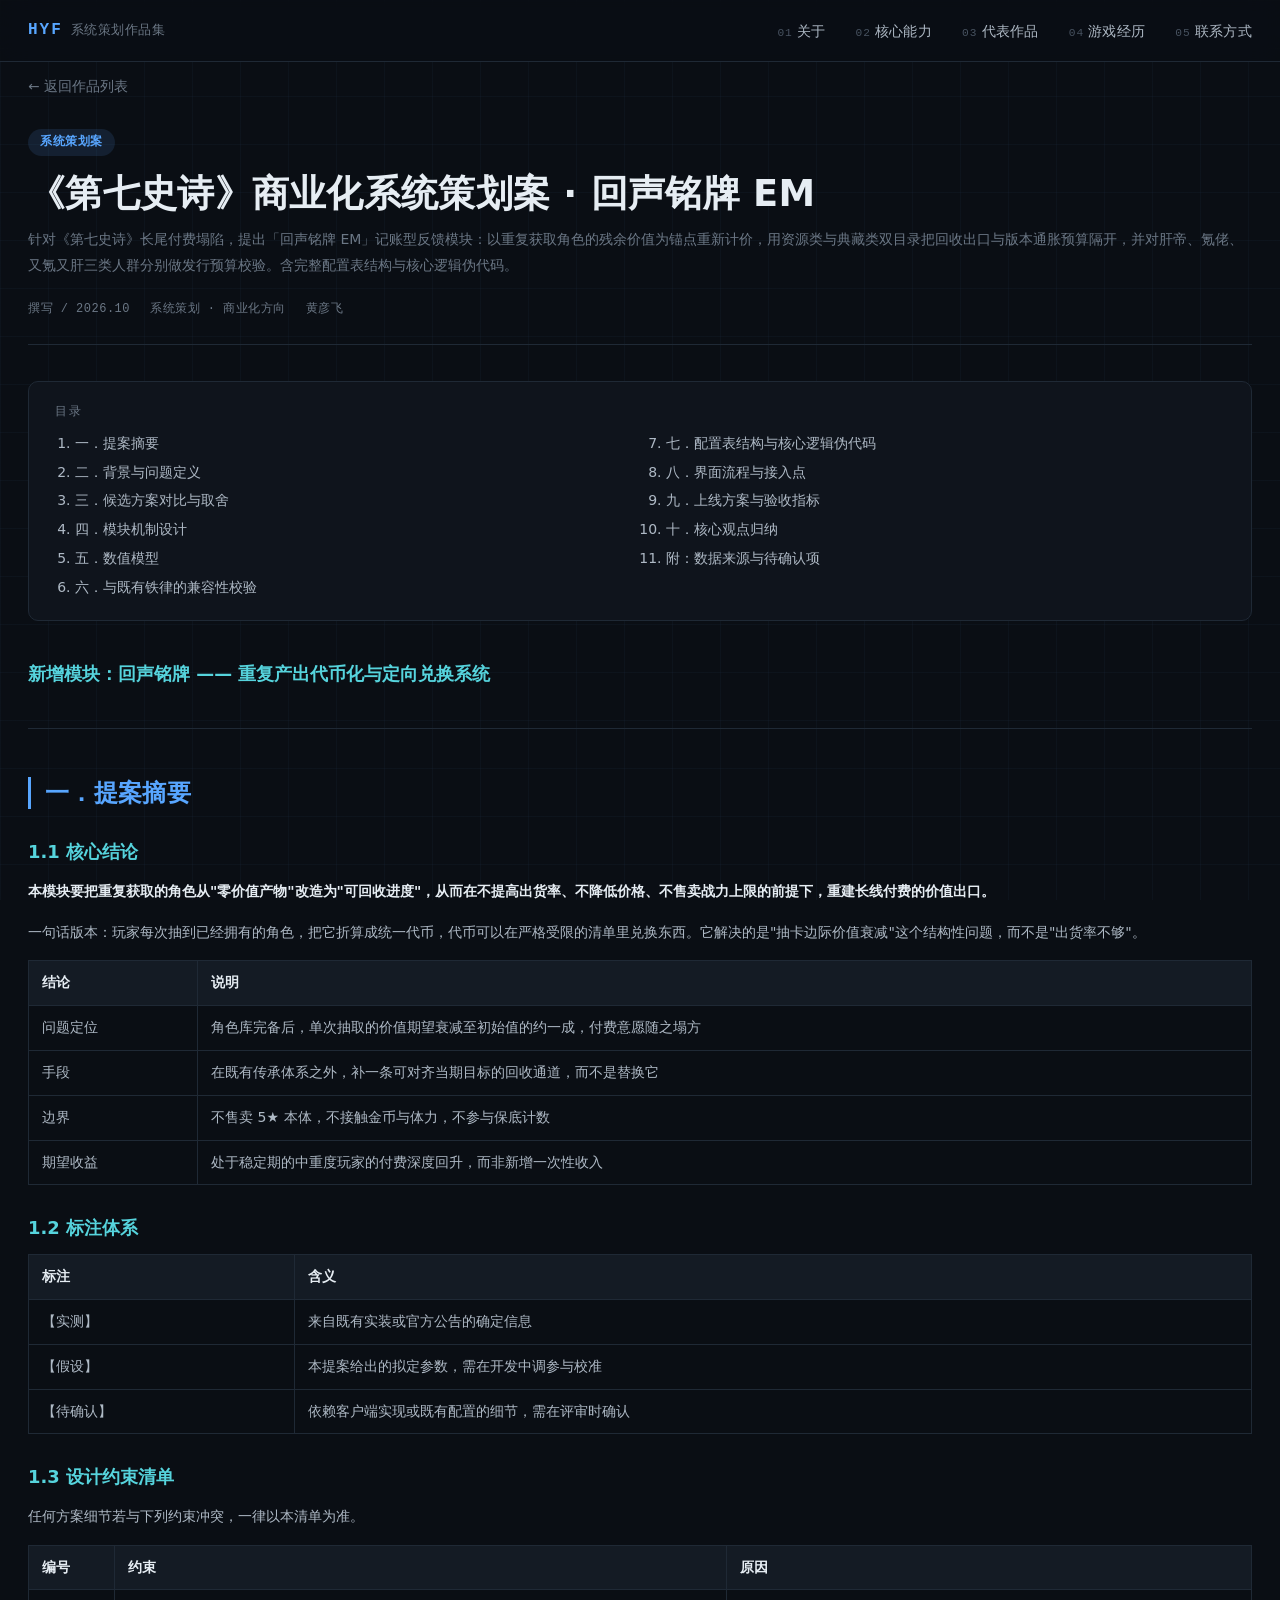
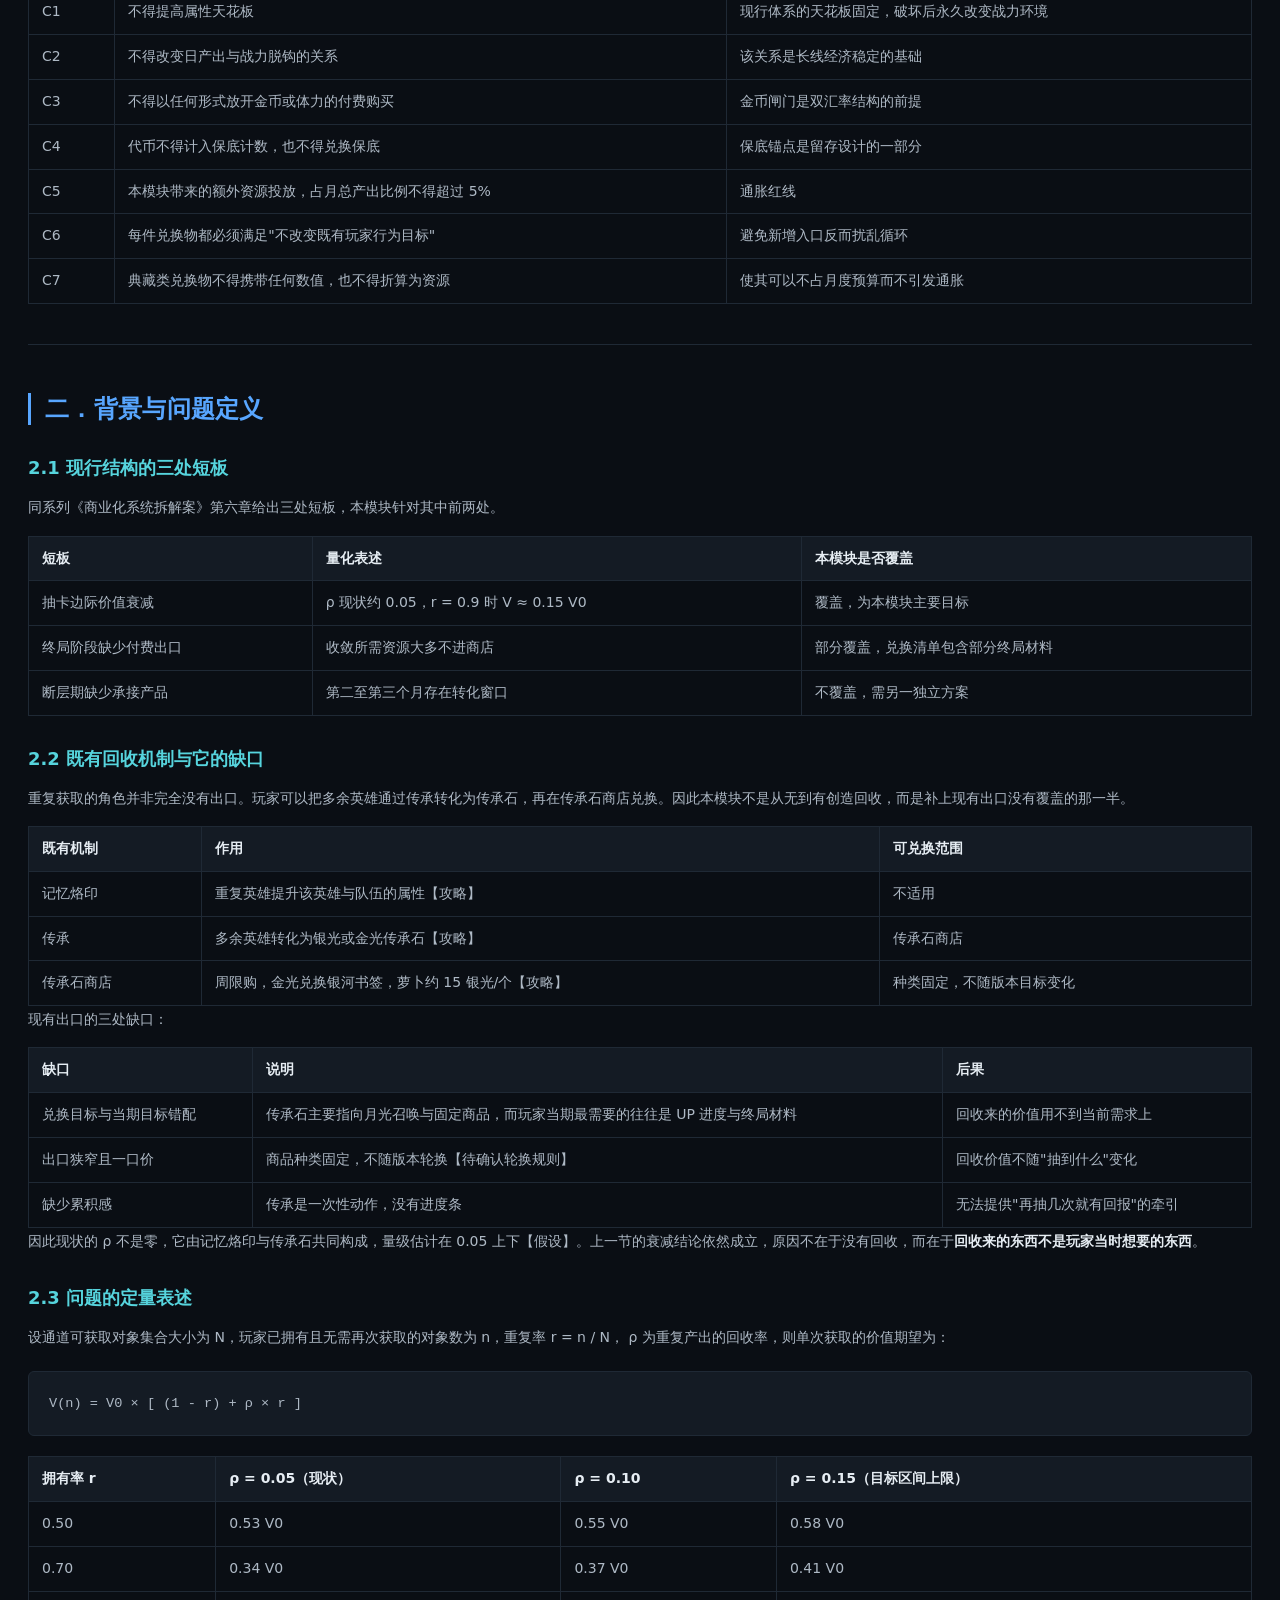
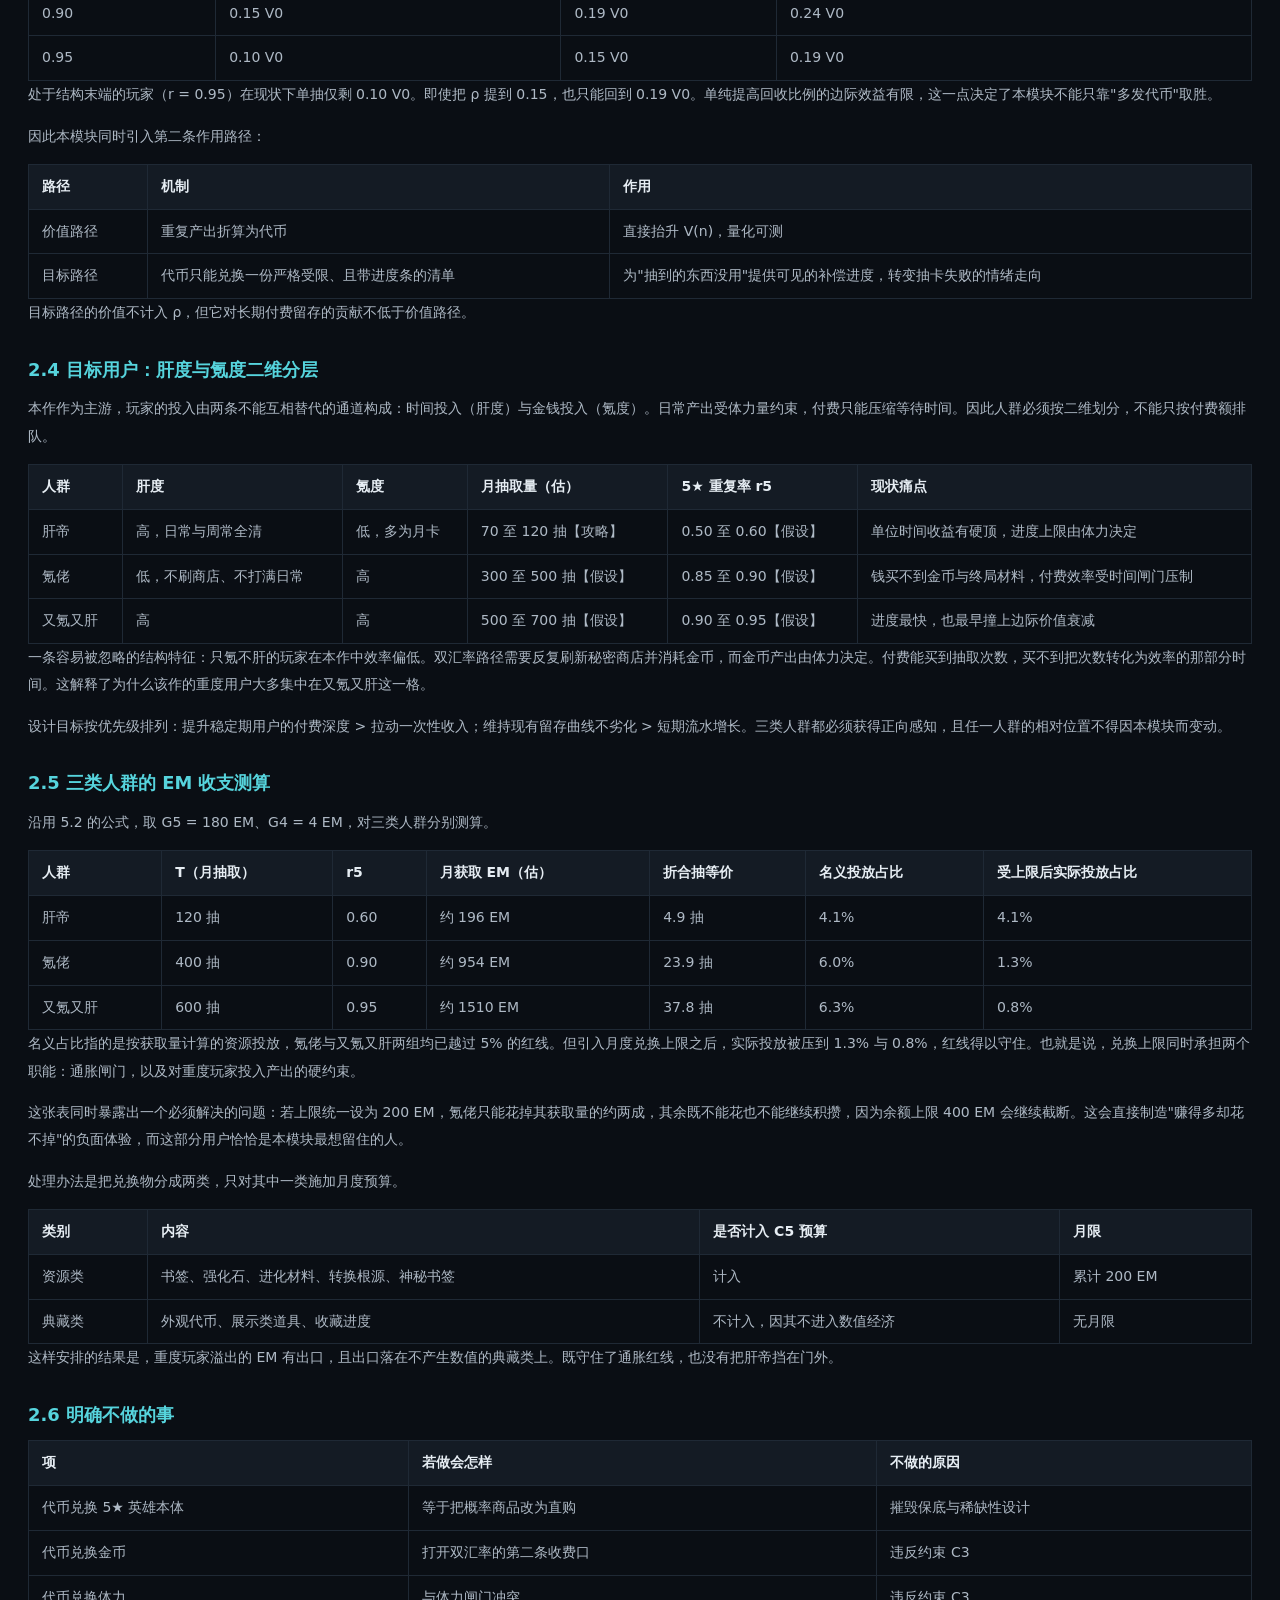
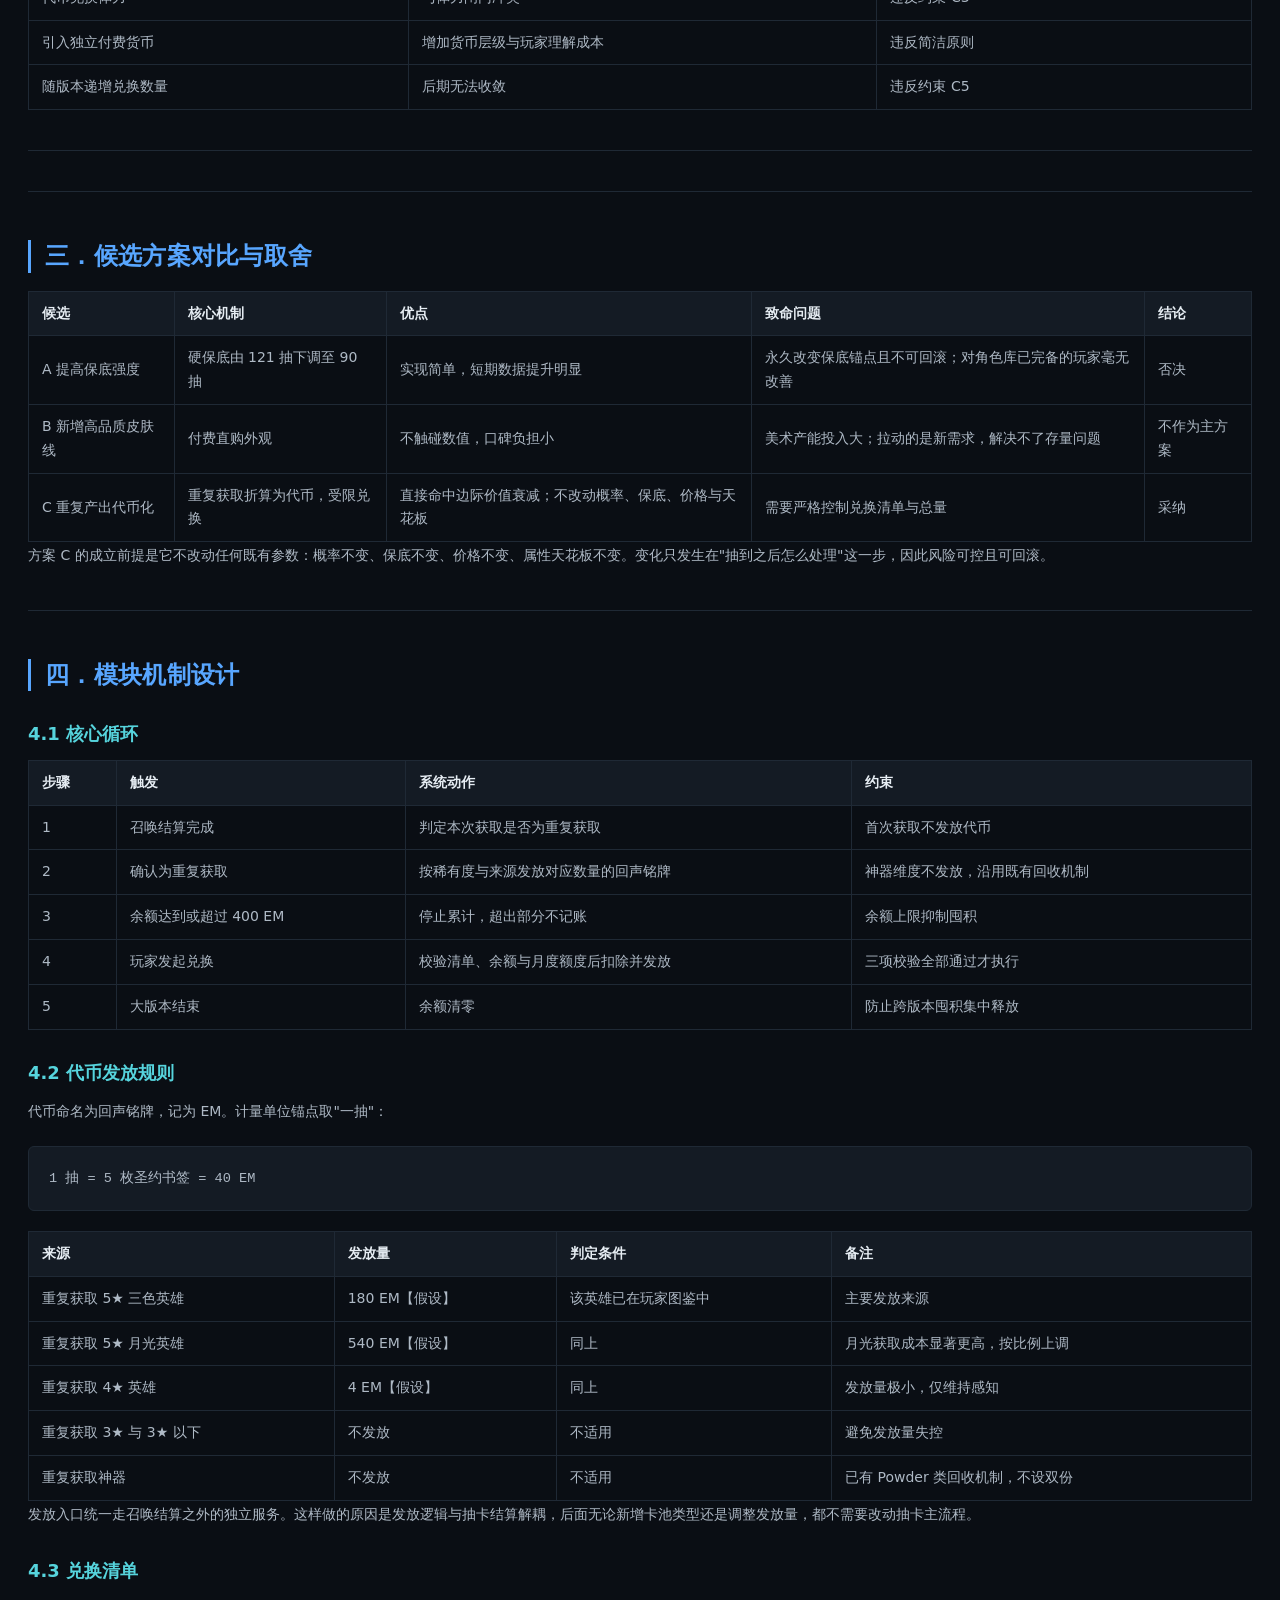
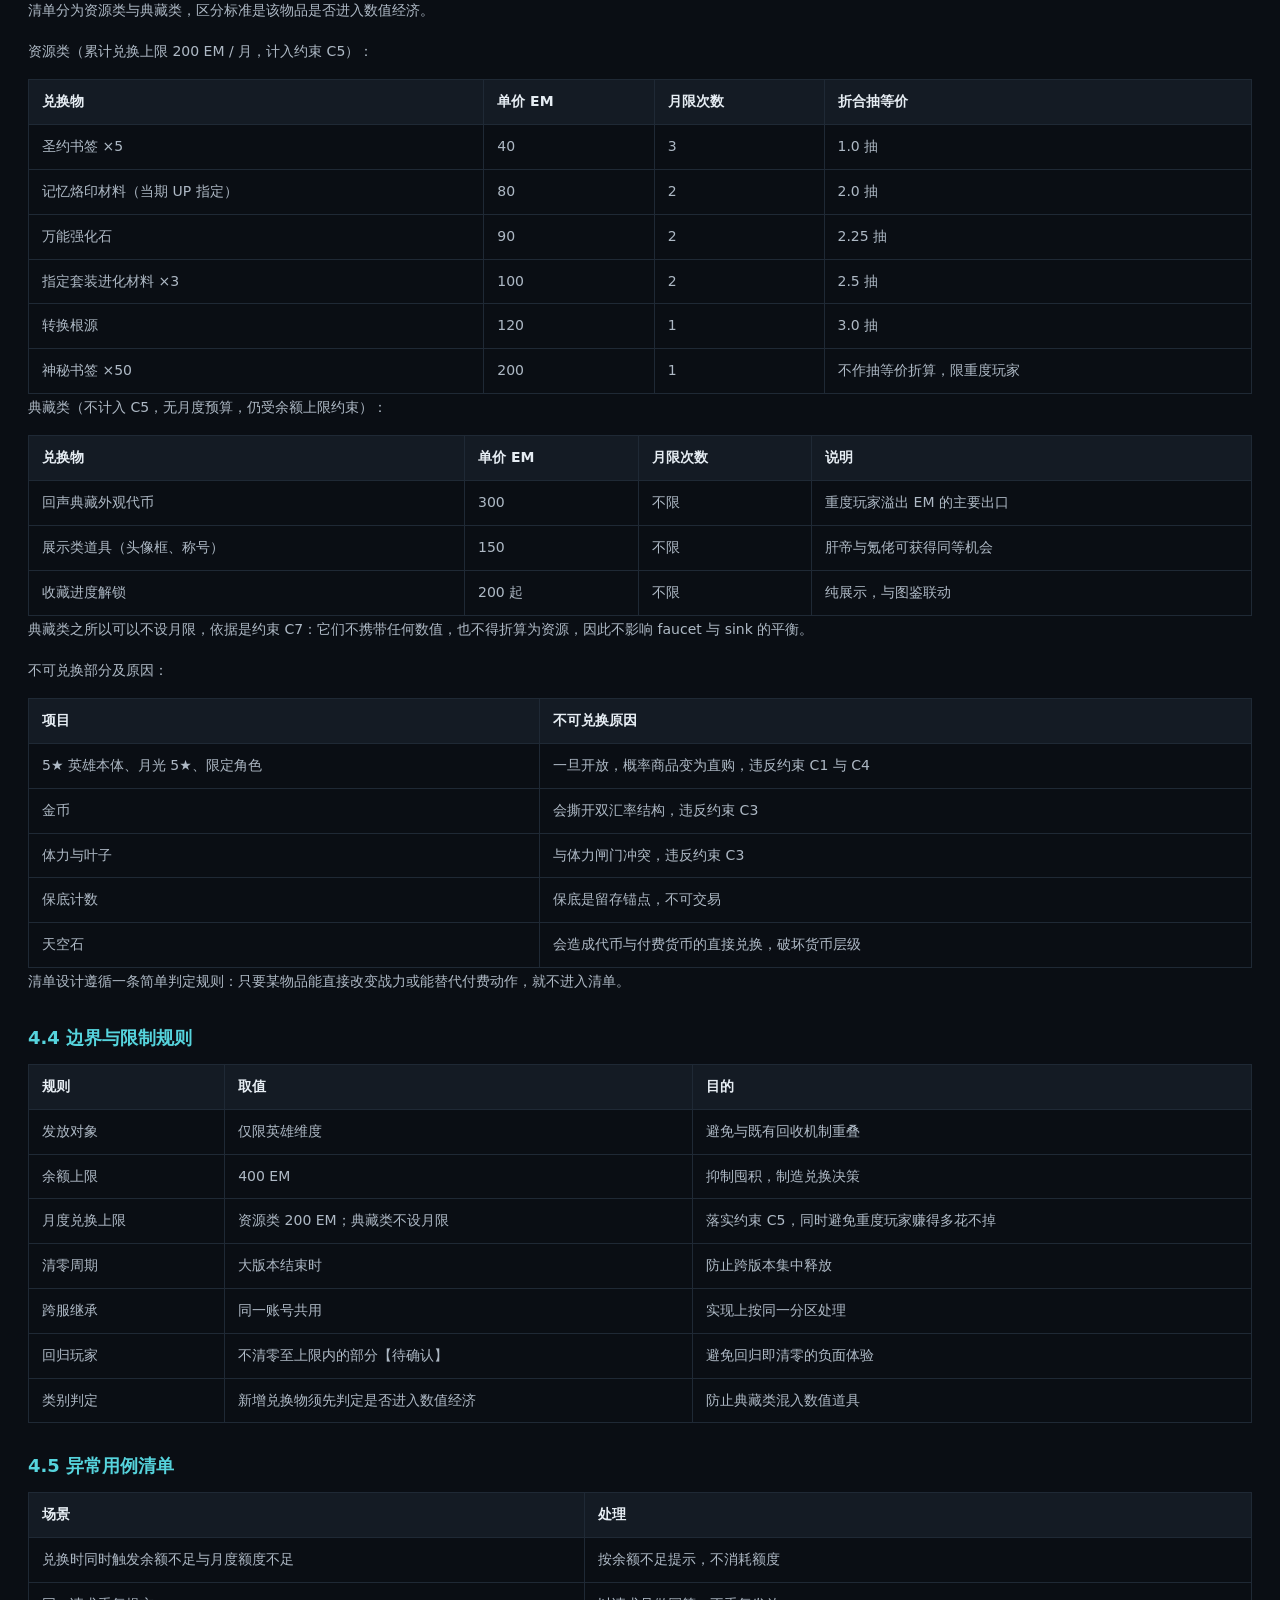
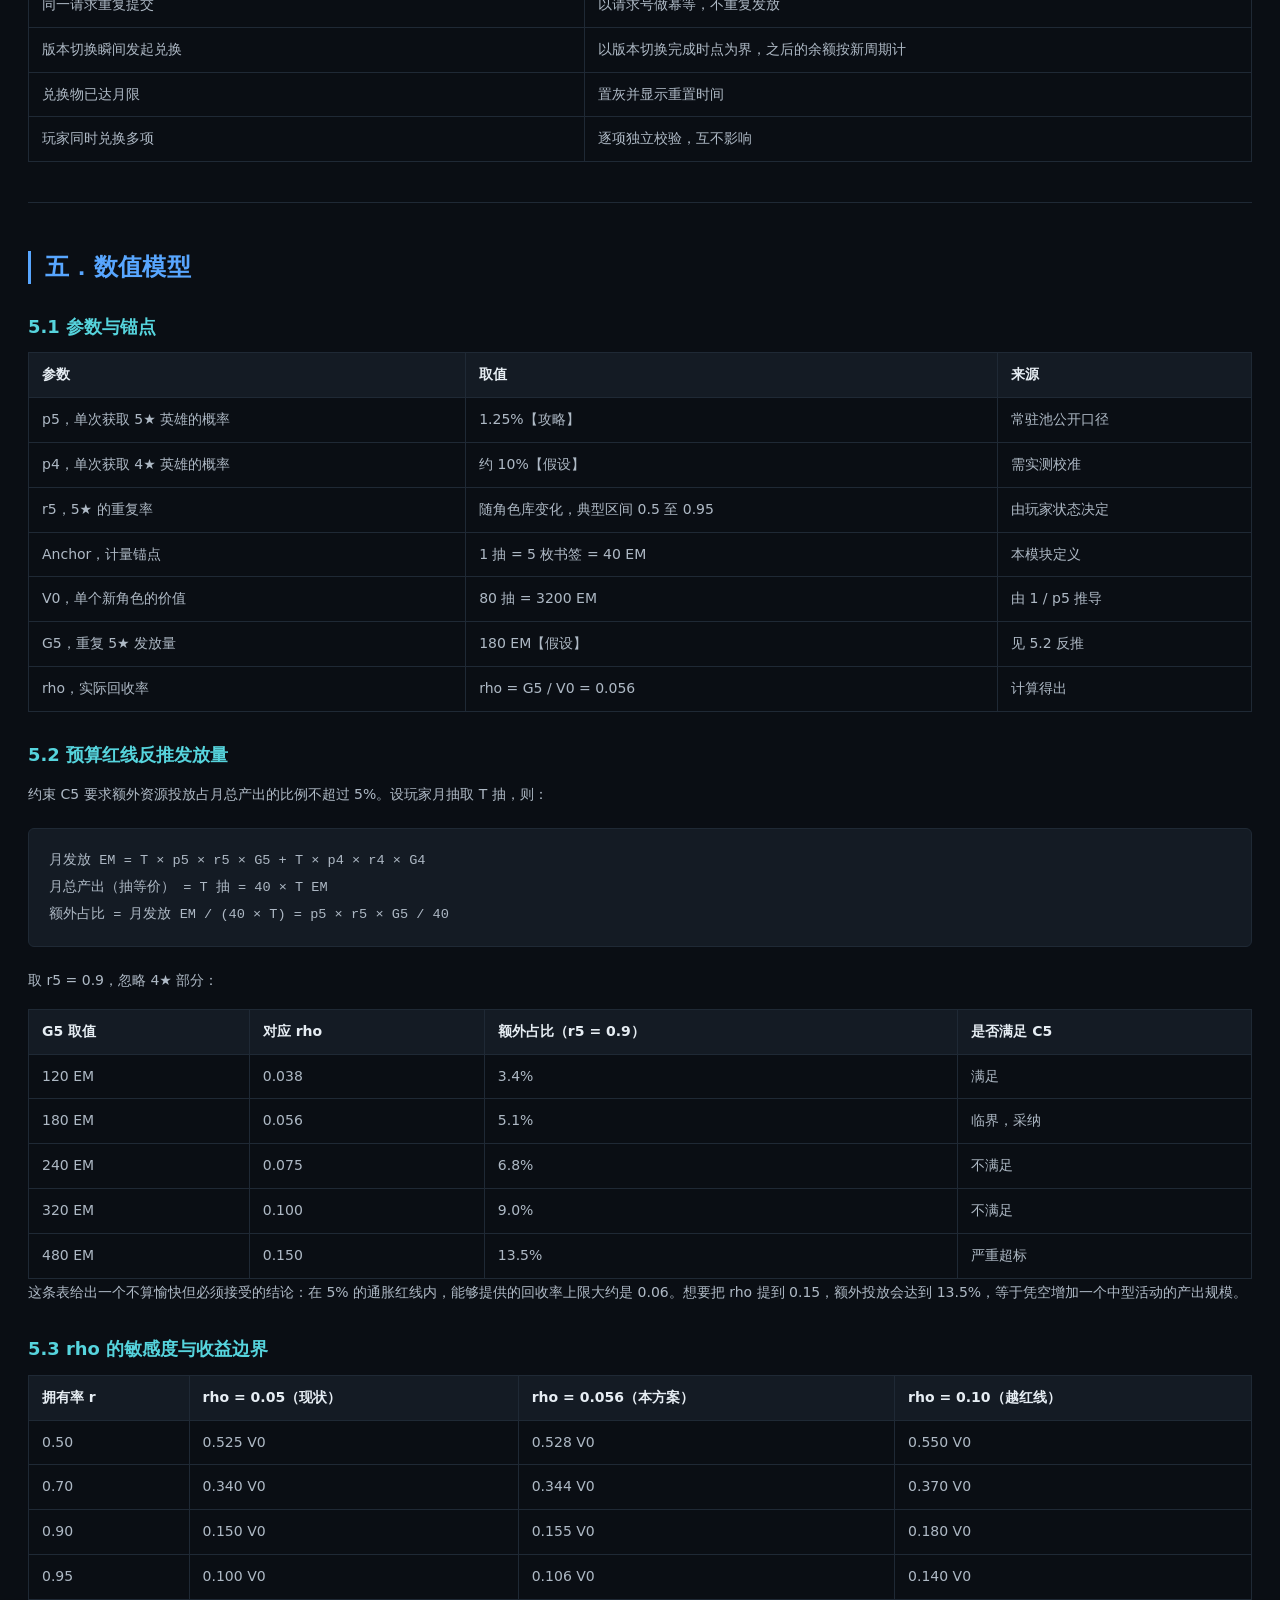
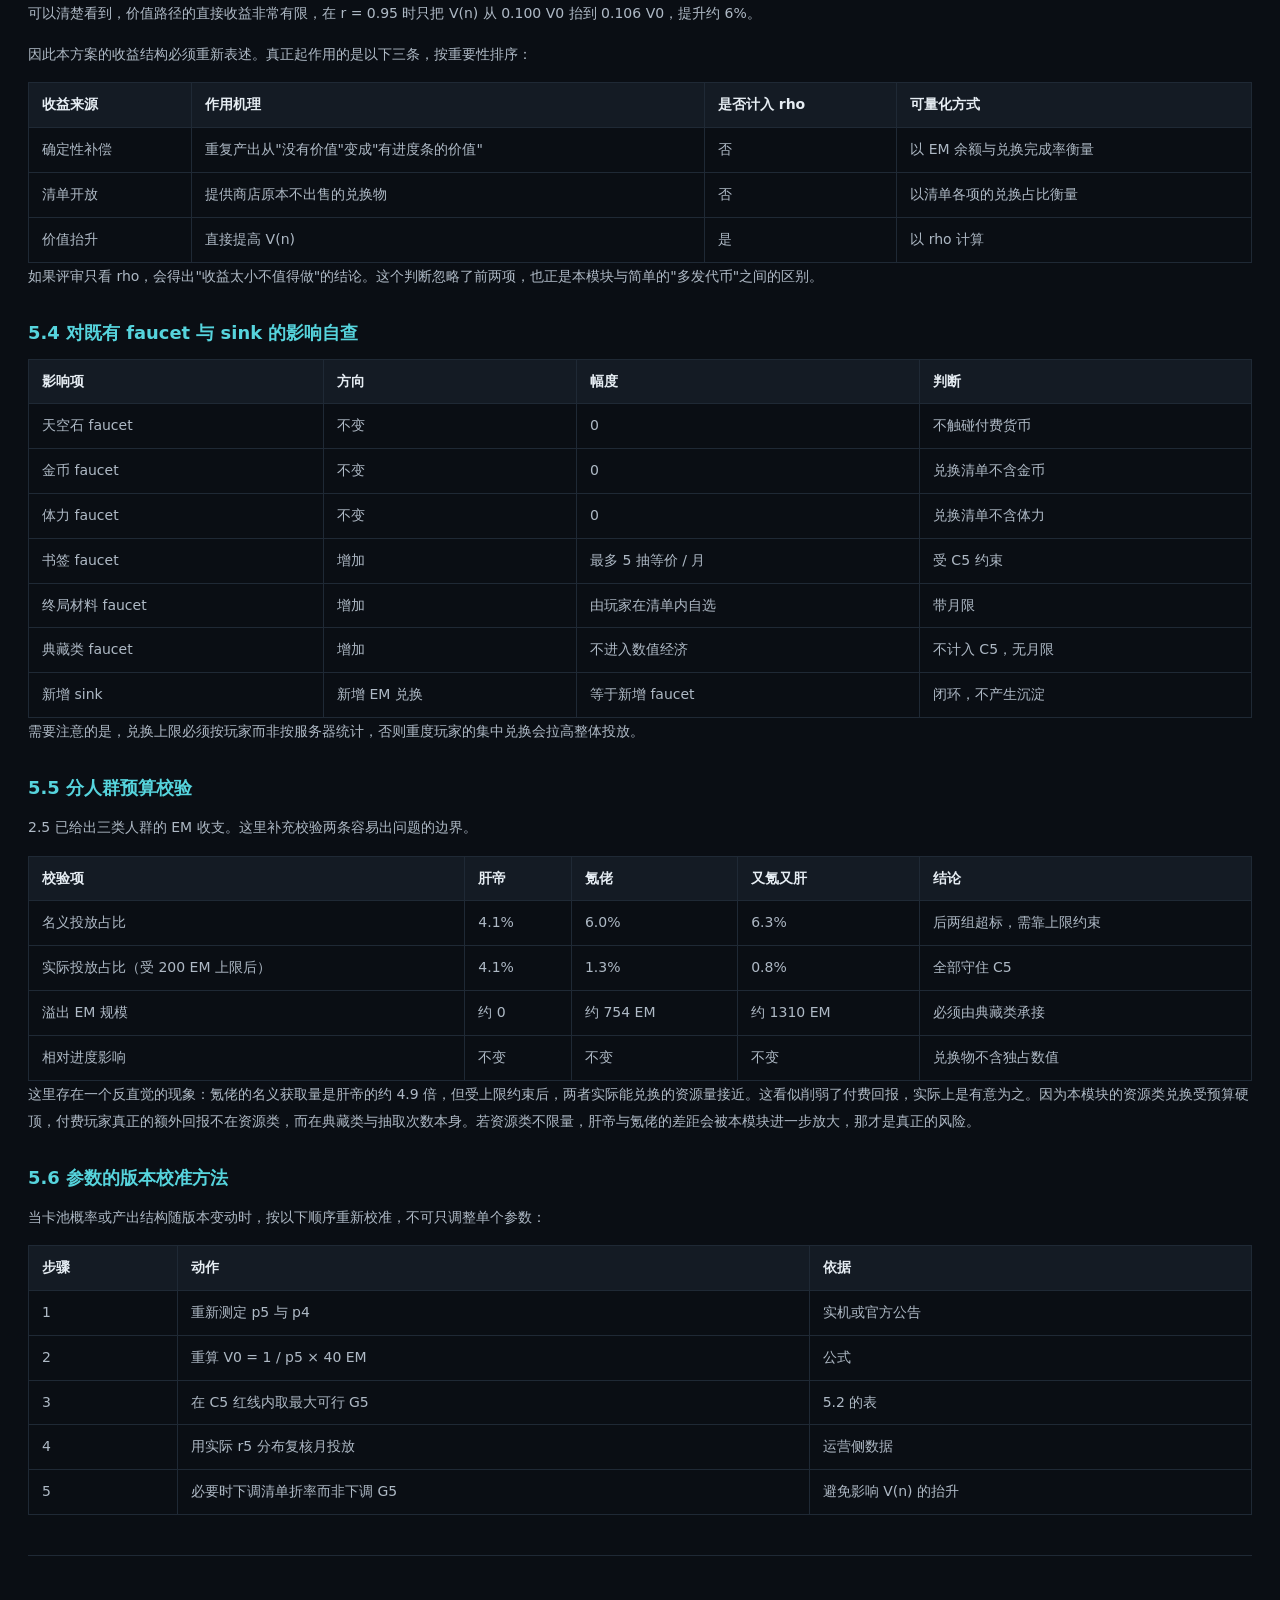
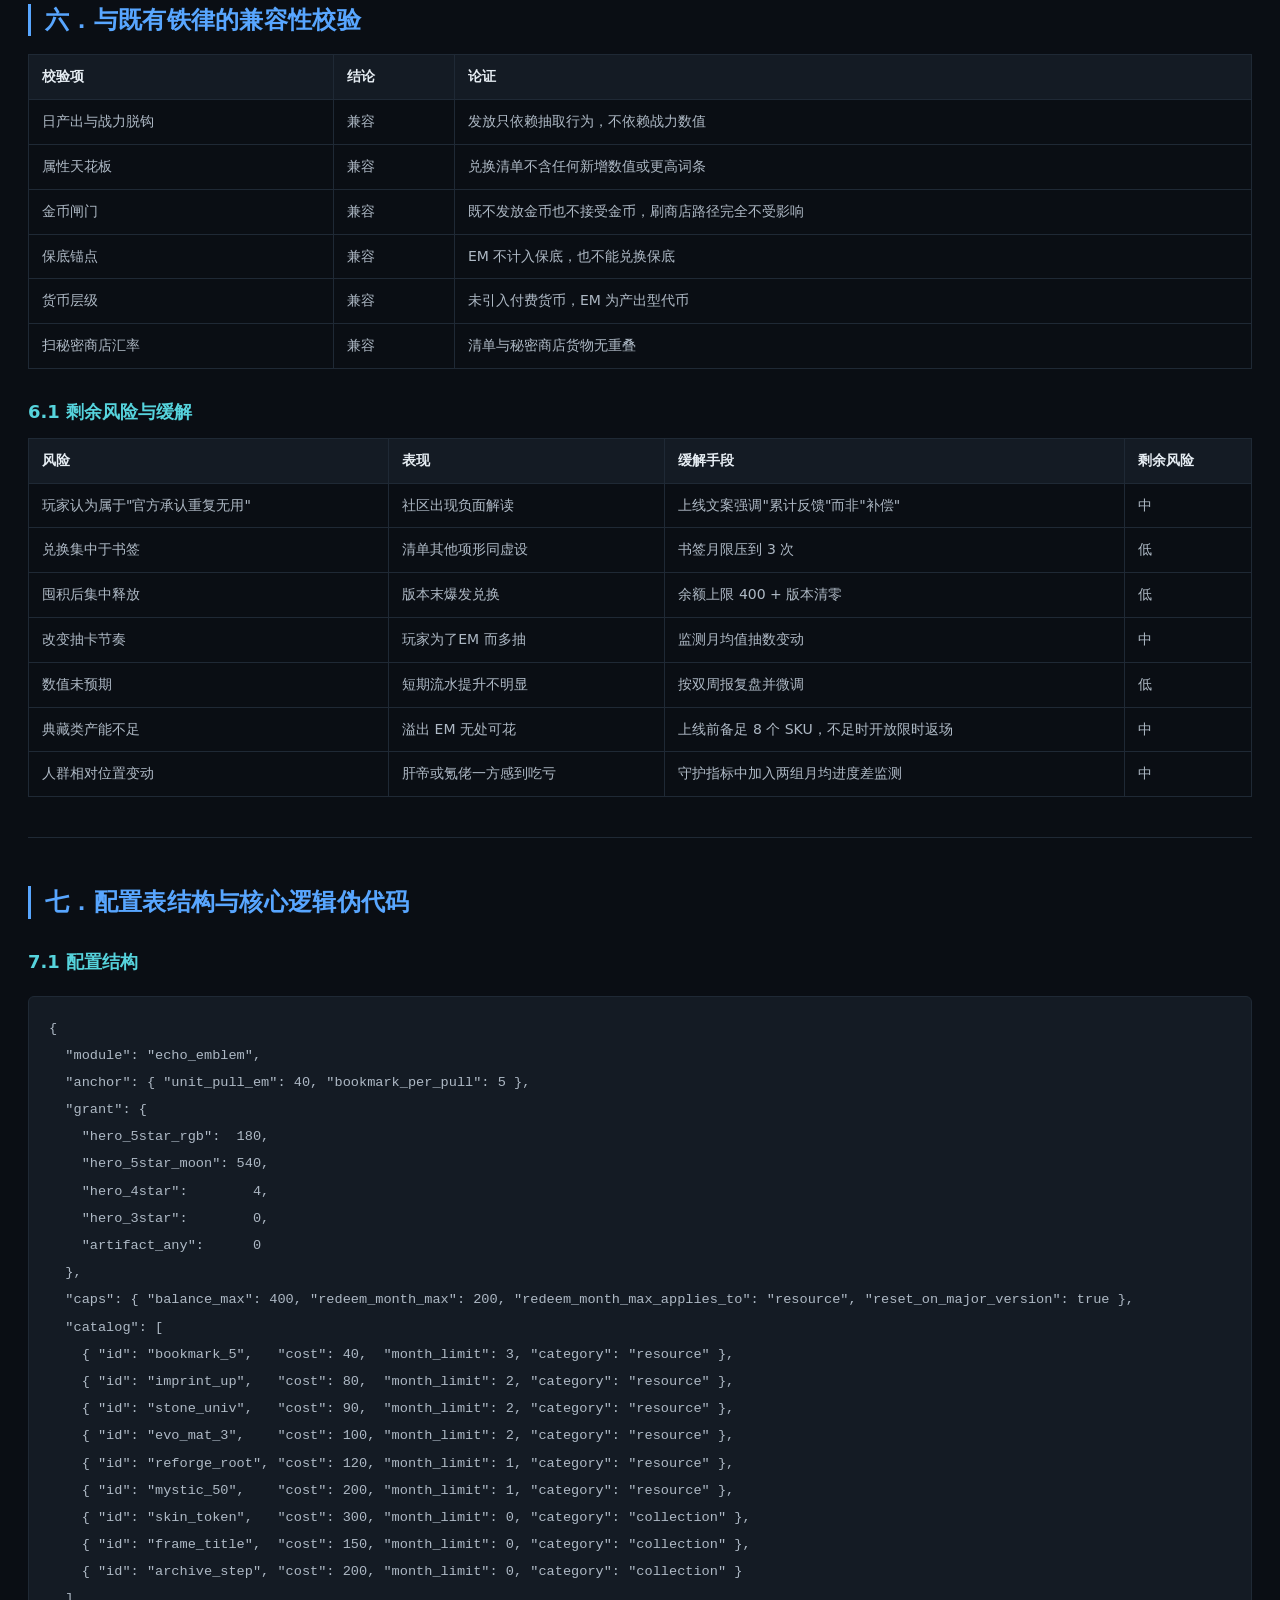
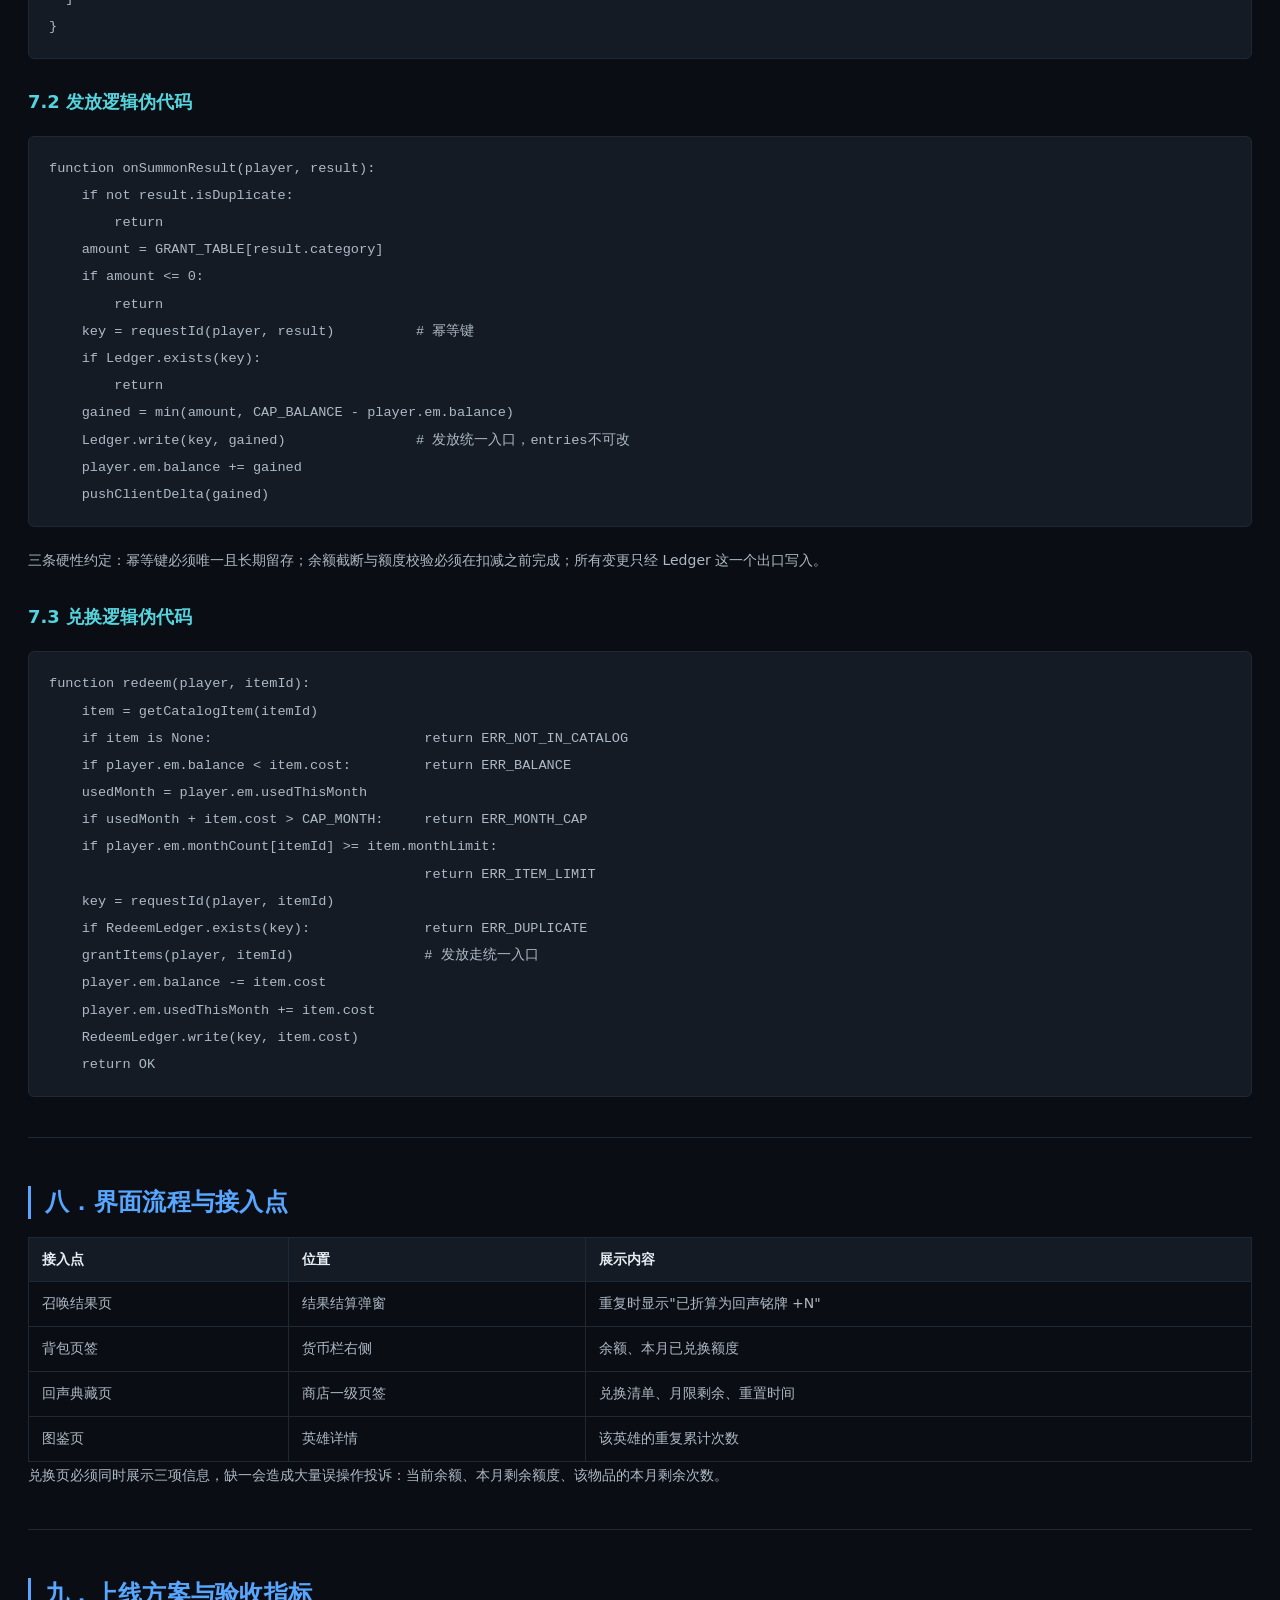
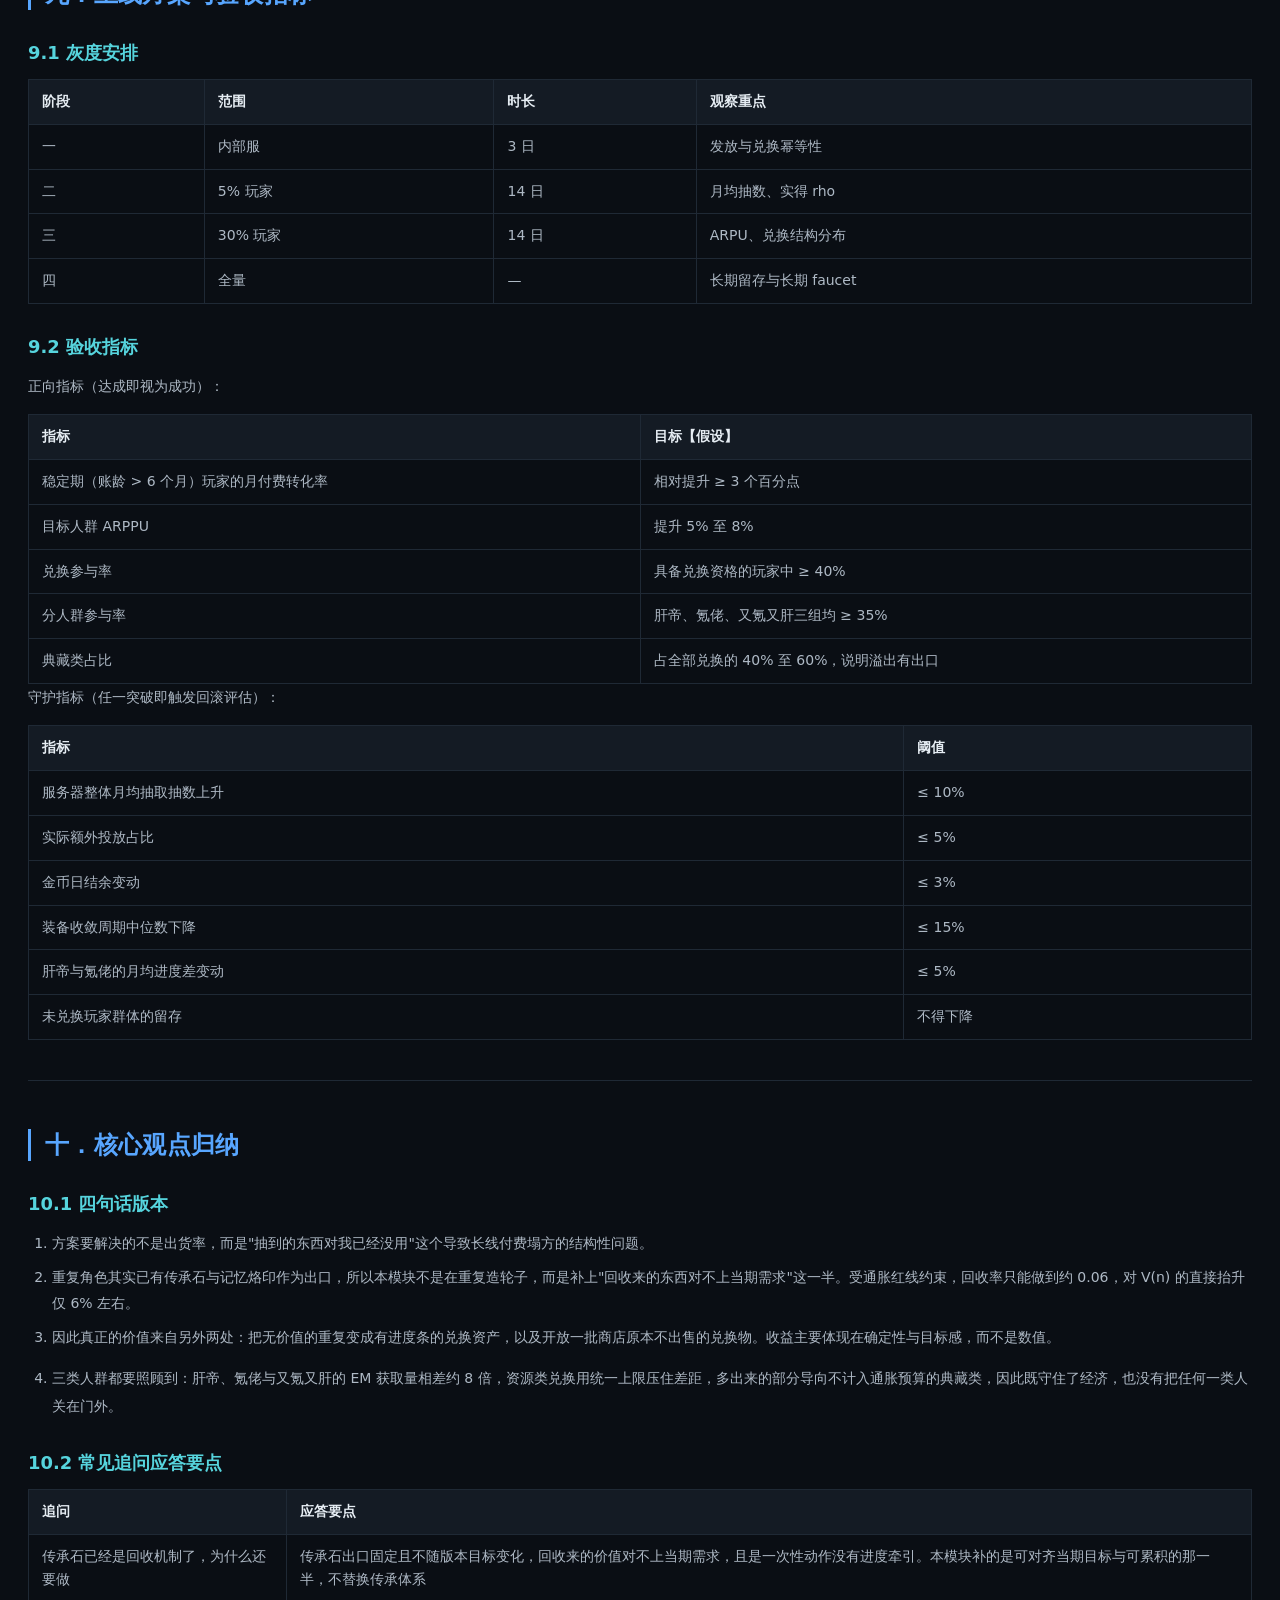
<file: works/e7-monetization-design.html>
<!DOCTYPE html>
<html lang="zh-CN">
<head>
<meta charset="UTF-8">
<meta name="viewport" content="width=device-width, initial-scale=1">
<title>《第七史诗》商业化系统策划案 · 回声铭牌 EM · 黄彦飞</title>
<meta name="description" content="《第七史诗》商业化系统策划案 · 回声铭牌 EM — 系统策划作品集 by 黄彦飞">
<link rel="stylesheet" href="../assets/styles.css">
</head>
<body>
<nav class="nav">
  <div class="nav__inner">
    <a class="nav__logo" href="../index.html">HYF<span>系统策划作品集</span></a>
    <button class="nav__toggle" aria-label="菜单">&#9776;</button>
    <ul class="nav__links">
      <li><a href="../index.html#about"><em>01</em>关于</a></li>
      <li><a href="../index.html#skills"><em>02</em>核心能力</a></li>
      <li><a href="../index.html#work"><em>03</em>代表作品</a></li>
      <li><a href="../index.html#play"><em>04</em>游戏经历</a></li>
      <li><a href="../index.html#contact"><em>05</em>联系方式</a></li>
    </ul>
  </div>
</nav>

<main class="page">
  <div class="page__body">
    <a class="page__back" href="../index.html#work">&#8592; 返回作品列表</a>

    <header class="doc-head">
      <span class="doc-head__tag tag--design">系统策划案</span>
      <h1>《第七史诗》商业化系统策划案 · 回声铭牌 EM</h1>
      <p class="doc-head__desc">针对《第七史诗》长尾付费塌陷，提出「回声铭牌 EM」记账型反馈模块：以重复获取角色的残余价值为锚点重新计价，用资源类与典藏类双目录把回收出口与版本通胀预算隔开，并对肝帝、氪佬、又氪又肝三类人群分别做发行预算校验。含完整配置表结构与核心逻辑伪代码。</p>
      <div class="doc-meta">
        <span>撰写 / 2026.10</span>
        <span>系统策划 · 商业化方向</span>
        <span>黄彦飞</span>
      </div>
    </header>

    <nav class="doc-nav" id="toc-box" style="display:none">
      <div class="doc-nav__title">目录</div>
      <ol id="toc-list"></ol>
    </nav>

    <article class="doc">
<h3>新增模块：回声铭牌 —— 重复产出代币化与定向兑换系统</h3>
<table>
<thead>
<hr />
<h2>一．提案摘要</h2>
<h3>1.1 核心结论</h3>
<p><strong>本模块要把重复获取的角色从"零价值产物"改造为"可回收进度"，从而在不提高出货率、不降低价格、不售卖战力上限的前提下，重建长线付费的价值出口。</strong></p>
<p>一句话版本：玩家每次抽到已经拥有的角色，把它折算成统一代币，代币可以在严格受限的清单里兑换东西。它解决的是"抽卡边际价值衰减"这个结构性问题，而不是"出货率不够"。</p>
<table>
<thead>
<tr>
<th>结论</th>
<th>说明</th>
</tr>
</thead>
<tbody>
<tr>
<td>问题定位</td>
<td>角色库完备后，单次抽取的价值期望衰减至初始值的约一成，付费意愿随之塌方</td>
</tr>
<tr>
<td>手段</td>
<td>在既有传承体系之外，补一条可对齐当期目标的回收通道，而不是替换它</td>
</tr>
<tr>
<td>边界</td>
<td>不售卖 5★ 本体，不接触金币与体力，不参与保底计数</td>
</tr>
<tr>
<td>期望收益</td>
<td>处于稳定期的中重度玩家的付费深度回升，而非新增一次性收入</td>
</tr>
</tbody>
</table>
<h3>1.2 标注体系</h3>
<table>
<thead>
<tr>
<th>标注</th>
<th>含义</th>
</tr>
</thead>
<tbody>
<tr>
<td>【实测】</td>
<td>来自既有实装或官方公告的确定信息</td>
</tr>
<tr>
<td>【假设】</td>
<td>本提案给出的拟定参数，需在开发中调参与校准</td>
</tr>
<tr>
<td>【待确认】</td>
<td>依赖客户端实现或既有配置的细节，需在评审时确认</td>
</tr>
</tbody>
</table>
<h3>1.3 设计约束清单</h3>
<p>任何方案细节若与下列约束冲突，一律以本清单为准。</p>
<table>
<thead>
<tr>
<th>编号</th>
<th>约束</th>
<th>原因</th>
</tr>
</thead>
<tbody>
<tr>
<td>C1</td>
<td>不得提高属性天花板</td>
<td>现行体系的天花板固定，破坏后永久改变战力环境</td>
</tr>
<tr>
<td>C2</td>
<td>不得改变日产出与战力脱钩的关系</td>
<td>该关系是长线经济稳定的基础</td>
</tr>
<tr>
<td>C3</td>
<td>不得以任何形式放开金币或体力的付费购买</td>
<td>金币闸门是双汇率结构的前提</td>
</tr>
<tr>
<td>C4</td>
<td>代币不得计入保底计数，也不得兑换保底</td>
<td>保底锚点是留存设计的一部分</td>
</tr>
<tr>
<td>C5</td>
<td>本模块带来的额外资源投放，占月总产出比例不得超过 5%</td>
<td>通胀红线</td>
</tr>
<tr>
<td>C6</td>
<td>每件兑换物都必须满足"不改变既有玩家行为目标"</td>
<td>避免新增入口反而扰乱循环</td>
</tr>
<tr>
<td>C7</td>
<td>典藏类兑换物不得携带任何数值，也不得折算为资源</td>
<td>使其可以不占月度预算而不引发通胀</td>
</tr>
</tbody>
</table>
<hr />
<h2>二．背景与问题定义</h2>
<h3>2.1 现行结构的三处短板</h3>
<p>同系列《商业化系统拆解案》第六章给出三处短板，本模块针对其中前两处。</p>
<table>
<thead>
<tr>
<th>短板</th>
<th>量化表述</th>
<th>本模块是否覆盖</th>
</tr>
</thead>
<tbody>
<tr>
<td>抽卡边际价值衰减</td>
<td>ρ 现状约 0.05，r = 0.9 时 V ≈ 0.15 V0</td>
<td>覆盖，为本模块主要目标</td>
</tr>
<tr>
<td>终局阶段缺少付费出口</td>
<td>收敛所需资源大多不进商店</td>
<td>部分覆盖，兑换清单包含部分终局材料</td>
</tr>
<tr>
<td>断层期缺少承接产品</td>
<td>第二至第三个月存在转化窗口</td>
<td>不覆盖，需另一独立方案</td>
</tr>
</tbody>
</table>
<h3>2.2 既有回收机制与它的缺口</h3>
<p>重复获取的角色并非完全没有出口。玩家可以把多余英雄通过传承转化为传承石，再在传承石商店兑换。因此本模块不是从无到有创造回收，而是补上现有出口没有覆盖的那一半。</p>
<table>
<thead>
<tr>
<th>既有机制</th>
<th>作用</th>
<th>可兑换范围</th>
</tr>
</thead>
<tbody>
<tr>
<td>记忆烙印</td>
<td>重复英雄提升该英雄与队伍的属性【攻略】</td>
<td>不适用</td>
</tr>
<tr>
<td>传承</td>
<td>多余英雄转化为银光或金光传承石【攻略】</td>
<td>传承石商店</td>
</tr>
<tr>
<td>传承石商店</td>
<td>周限购，金光兑换银河书签，萝卜约 15 银光/个【攻略】</td>
<td>种类固定，不随版本目标变化</td>
</tr>
</tbody>
</table>
<p>现有出口的三处缺口：</p>
<table>
<thead>
<tr>
<th>缺口</th>
<th>说明</th>
<th>后果</th>
</tr>
</thead>
<tbody>
<tr>
<td>兑换目标与当期目标错配</td>
<td>传承石主要指向月光召唤与固定商品，而玩家当期最需要的往往是 UP 进度与终局材料</td>
<td>回收来的价值用不到当前需求上</td>
</tr>
<tr>
<td>出口狭窄且一口价</td>
<td>商品种类固定，不随版本轮换【待确认轮换规则】</td>
<td>回收价值不随"抽到什么"变化</td>
</tr>
<tr>
<td>缺少累积感</td>
<td>传承是一次性动作，没有进度条</td>
<td>无法提供"再抽几次就有回报"的牵引</td>
</tr>
</tbody>
</table>
<p>因此现状的 ρ 不是零，它由记忆烙印与传承石共同构成，量级估计在 0.05 上下【假设】。上一节的衰减结论依然成立，原因不在于没有回收，而在于<strong>回收来的东西不是玩家当时想要的东西</strong>。</p>
<h3>2.3 问题的定量表述</h3>
<p>设通道可获取对象集合大小为 N，玩家已拥有且无需再次获取的对象数为 n，重复率 r = n / N， ρ 为重复产出的回收率，则单次获取的价值期望为：</p>
<pre><code>V(n) = V0 × [ (1 - r) + ρ × r ]
</code></pre>
<table>
<thead>
<tr>
<th>拥有率 r</th>
<th>ρ = 0.05（现状）</th>
<th>ρ = 0.10</th>
<th>ρ = 0.15（目标区间上限）</th>
</tr>
</thead>
<tbody>
<tr>
<td>0.50</td>
<td>0.53 V0</td>
<td>0.55 V0</td>
<td>0.58 V0</td>
</tr>
<tr>
<td>0.70</td>
<td>0.34 V0</td>
<td>0.37 V0</td>
<td>0.41 V0</td>
</tr>
<tr>
<td>0.90</td>
<td>0.15 V0</td>
<td>0.19 V0</td>
<td>0.24 V0</td>
</tr>
<tr>
<td>0.95</td>
<td>0.10 V0</td>
<td>0.15 V0</td>
<td>0.19 V0</td>
</tr>
</tbody>
</table>
<p>处于结构末端的玩家（r = 0.95）在现状下单抽仅剩 0.10 V0。即使把 ρ 提到 0.15，也只能回到 0.19 V0。单纯提高回收比例的边际效益有限，这一点决定了本模块不能只靠"多发代币"取胜。</p>
<p>因此本模块同时引入第二条作用路径：</p>
<table>
<thead>
<tr>
<th>路径</th>
<th>机制</th>
<th>作用</th>
</tr>
</thead>
<tbody>
<tr>
<td>价值路径</td>
<td>重复产出折算为代币</td>
<td>直接抬升 V(n)，量化可测</td>
</tr>
<tr>
<td>目标路径</td>
<td>代币只能兑换一份严格受限、且带进度条的清单</td>
<td>为"抽到的东西没用"提供可见的补偿进度，转变抽卡失败的情绪走向</td>
</tr>
</tbody>
</table>
<p>目标路径的价值不计入 ρ，但它对长期付费留存的贡献不低于价值路径。</p>
<h3>2.4 目标用户：肝度与氪度二维分层</h3>
<p>本作作为主游，玩家的投入由两条不能互相替代的通道构成：时间投入（肝度）与金钱投入（氪度）。日常产出受体力量约束，付费只能压缩等待时间。因此人群必须按二维划分，不能只按付费额排队。</p>
<table>
<thead>
<tr>
<th>人群</th>
<th>肝度</th>
<th>氪度</th>
<th>月抽取量（估）</th>
<th>5★ 重复率 r5</th>
<th>现状痛点</th>
</tr>
</thead>
<tbody>
<tr>
<td>肝帝</td>
<td>高，日常与周常全清</td>
<td>低，多为月卡</td>
<td>70 至 120 抽【攻略】</td>
<td>0.50 至 0.60【假设】</td>
<td>单位时间收益有硬顶，进度上限由体力决定</td>
</tr>
<tr>
<td>氪佬</td>
<td>低，不刷商店、不打满日常</td>
<td>高</td>
<td>300 至 500 抽【假设】</td>
<td>0.85 至 0.90【假设】</td>
<td>钱买不到金币与终局材料，付费效率受时间闸门压制</td>
</tr>
<tr>
<td>又氪又肝</td>
<td>高</td>
<td>高</td>
<td>500 至 700 抽【假设】</td>
<td>0.90 至 0.95【假设】</td>
<td>进度最快，也最早撞上边际价值衰减</td>
</tr>
</tbody>
</table>
<p>一条容易被忽略的结构特征：只氪不肝的玩家在本作中效率偏低。双汇率路径需要反复刷新秘密商店并消耗金币，而金币产出由体力决定。付费能买到抽取次数，买不到把次数转化为效率的那部分时间。这解释了为什么该作的重度用户大多集中在又氪又肝这一格。</p>
<p>设计目标按优先级排列：提升稳定期用户的付费深度 &gt; 拉动一次性收入；维持现有留存曲线不劣化 &gt; 短期流水增长。三类人群都必须获得正向感知，且任一人群的相对位置不得因本模块而变动。</p>
<h3>2.5 三类人群的 EM 收支测算</h3>
<p>沿用 5.2 的公式，取 G5 = 180 EM、G4 = 4 EM，对三类人群分别测算。</p>
<table>
<thead>
<tr>
<th>人群</th>
<th>T（月抽取）</th>
<th>r5</th>
<th>月获取 EM（估）</th>
<th>折合抽等价</th>
<th>名义投放占比</th>
<th>受上限后实际投放占比</th>
</tr>
</thead>
<tbody>
<tr>
<td>肝帝</td>
<td>120 抽</td>
<td>0.60</td>
<td>约 196 EM</td>
<td>4.9 抽</td>
<td>4.1%</td>
<td>4.1%</td>
</tr>
<tr>
<td>氪佬</td>
<td>400 抽</td>
<td>0.90</td>
<td>约 954 EM</td>
<td>23.9 抽</td>
<td>6.0%</td>
<td>1.3%</td>
</tr>
<tr>
<td>又氪又肝</td>
<td>600 抽</td>
<td>0.95</td>
<td>约 1510 EM</td>
<td>37.8 抽</td>
<td>6.3%</td>
<td>0.8%</td>
</tr>
</tbody>
</table>
<p>名义占比指的是按获取量计算的资源投放，氪佬与又氪又肝两组均已越过 5% 的红线。但引入月度兑换上限之后，实际投放被压到 1.3% 与 0.8%，红线得以守住。也就是说，兑换上限同时承担两个职能：通胀闸门，以及对重度玩家投入产出的硬约束。</p>
<p>这张表同时暴露出一个必须解决的问题：若上限统一设为 200 EM，氪佬只能花掉其获取量的约两成，其余既不能花也不能继续积攒，因为余额上限 400 EM 会继续截断。这会直接制造"赚得多却花不掉"的负面体验，而这部分用户恰恰是本模块最想留住的人。</p>
<p>处理办法是把兑换物分成两类，只对其中一类施加月度预算。</p>
<table>
<thead>
<tr>
<th>类别</th>
<th>内容</th>
<th>是否计入 C5 预算</th>
<th>月限</th>
</tr>
</thead>
<tbody>
<tr>
<td>资源类</td>
<td>书签、强化石、进化材料、转换根源、神秘书签</td>
<td>计入</td>
<td>累计 200 EM</td>
</tr>
<tr>
<td>典藏类</td>
<td>外观代币、展示类道具、收藏进度</td>
<td>不计入，因其不进入数值经济</td>
<td>无月限</td>
</tr>
</tbody>
</table>
<p>这样安排的结果是，重度玩家溢出的 EM 有出口，且出口落在不产生数值的典藏类上。既守住了通胀红线，也没有把肝帝挡在门外。</p>
<h3>2.6 明确不做的事</h3>
<table>
<thead>
<tr>
<th>项</th>
<th>若做会怎样</th>
<th>不做的原因</th>
</tr>
</thead>
<tbody>
<tr>
<td>代币兑换 5★ 英雄本体</td>
<td>等于把概率商品改为直购</td>
<td>摧毁保底与稀缺性设计</td>
</tr>
<tr>
<td>代币兑换金币</td>
<td>打开双汇率的第二条收费口</td>
<td>违反约束 C3</td>
</tr>
<tr>
<td>代币兑换体力</td>
<td>与体力闸门冲突</td>
<td>违反约束 C3</td>
</tr>
<tr>
<td>引入独立付费货币</td>
<td>增加货币层级与玩家理解成本</td>
<td>违反简洁原则</td>
</tr>
<tr>
<td>随版本递增兑换数量</td>
<td>后期无法收敛</td>
<td>违反约束 C5</td>
</tr>
</tbody>
</table>
<hr />
<hr />
<h2>三．候选方案对比与取舍</h2>
<table>
<thead>
<tr>
<th>候选</th>
<th>核心机制</th>
<th>优点</th>
<th>致命问题</th>
<th>结论</th>
</tr>
</thead>
<tbody>
<tr>
<td>A 提高保底强度</td>
<td>硬保底由 121 抽下调至 90 抽</td>
<td>实现简单，短期数据提升明显</td>
<td>永久改变保底锚点且不可回滚；对角色库已完备的玩家毫无改善</td>
<td>否决</td>
</tr>
<tr>
<td>B 新增高品质皮肤线</td>
<td>付费直购外观</td>
<td>不触碰数值，口碑负担小</td>
<td>美术产能投入大；拉动的是新需求，解决不了存量问题</td>
<td>不作为主方案</td>
</tr>
<tr>
<td>C 重复产出代币化</td>
<td>重复获取折算为代币，受限兑换</td>
<td>直接命中边际价值衰减；不改动概率、保底、价格与天花板</td>
<td>需要严格控制兑换清单与总量</td>
<td>采纳</td>
</tr>
</tbody>
</table>
<p>方案 C 的成立前提是它不改动任何既有参数：概率不变、保底不变、价格不变、属性天花板不变。变化只发生在"抽到之后怎么处理"这一步，因此风险可控且可回滚。</p>
<hr />
<h2>四．模块机制设计</h2>
<h3>4.1 核心循环</h3>
<table>
<thead>
<tr>
<th>步骤</th>
<th>触发</th>
<th>系统动作</th>
<th>约束</th>
</tr>
</thead>
<tbody>
<tr>
<td>1</td>
<td>召唤结算完成</td>
<td>判定本次获取是否为重复获取</td>
<td>首次获取不发放代币</td>
</tr>
<tr>
<td>2</td>
<td>确认为重复获取</td>
<td>按稀有度与来源发放对应数量的回声铭牌</td>
<td>神器维度不发放，沿用既有回收机制</td>
</tr>
<tr>
<td>3</td>
<td>余额达到或超过 400 EM</td>
<td>停止累计，超出部分不记账</td>
<td>余额上限抑制囤积</td>
</tr>
<tr>
<td>4</td>
<td>玩家发起兑换</td>
<td>校验清单、余额与月度额度后扣除并发放</td>
<td>三项校验全部通过才执行</td>
</tr>
<tr>
<td>5</td>
<td>大版本结束</td>
<td>余额清零</td>
<td>防止跨版本囤积集中释放</td>
</tr>
</tbody>
</table>
<h3>4.2 代币发放规则</h3>
<p>代币命名为回声铭牌，记为 EM。计量单位锚点取"一抽"：</p>
<pre><code>1 抽 = 5 枚圣约书签 = 40 EM
</code></pre>
<table>
<thead>
<tr>
<th>来源</th>
<th>发放量</th>
<th>判定条件</th>
<th>备注</th>
</tr>
</thead>
<tbody>
<tr>
<td>重复获取 5★ 三色英雄</td>
<td>180 EM【假设】</td>
<td>该英雄已在玩家图鉴中</td>
<td>主要发放来源</td>
</tr>
<tr>
<td>重复获取 5★ 月光英雄</td>
<td>540 EM【假设】</td>
<td>同上</td>
<td>月光获取成本显著更高，按比例上调</td>
</tr>
<tr>
<td>重复获取 4★ 英雄</td>
<td>4 EM【假设】</td>
<td>同上</td>
<td>发放量极小，仅维持感知</td>
</tr>
<tr>
<td>重复获取 3★ 与 3★ 以下</td>
<td>不发放</td>
<td>不适用</td>
<td>避免发放量失控</td>
</tr>
<tr>
<td>重复获取神器</td>
<td>不发放</td>
<td>不适用</td>
<td>已有 Powder 类回收机制，不设双份</td>
</tr>
</tbody>
</table>
<p>发放入口统一走召唤结算之外的独立服务。这样做的原因是发放逻辑与抽卡结算解耦，后面无论新增卡池类型还是调整发放量，都不需要改动抽卡主流程。</p>
<h3>4.3 兑换清单</h3>
<p>清单分为资源类与典藏类，区分标准是该物品是否进入数值经济。</p>
<p>资源类（累计兑换上限 200 EM / 月，计入约束 C5）：</p>
<table>
<thead>
<tr>
<th>兑换物</th>
<th>单价 EM</th>
<th>月限次数</th>
<th>折合抽等价</th>
</tr>
</thead>
<tbody>
<tr>
<td>圣约书签 ×5</td>
<td>40</td>
<td>3</td>
<td>1.0 抽</td>
</tr>
<tr>
<td>记忆烙印材料（当期 UP 指定）</td>
<td>80</td>
<td>2</td>
<td>2.0 抽</td>
</tr>
<tr>
<td>万能强化石</td>
<td>90</td>
<td>2</td>
<td>2.25 抽</td>
</tr>
<tr>
<td>指定套装进化材料 ×3</td>
<td>100</td>
<td>2</td>
<td>2.5 抽</td>
</tr>
<tr>
<td>转换根源</td>
<td>120</td>
<td>1</td>
<td>3.0 抽</td>
</tr>
<tr>
<td>神秘书签 ×50</td>
<td>200</td>
<td>1</td>
<td>不作抽等价折算，限重度玩家</td>
</tr>
</tbody>
</table>
<p>典藏类（不计入 C5，无月度预算，仍受余额上限约束）：</p>
<table>
<thead>
<tr>
<th>兑换物</th>
<th>单价 EM</th>
<th>月限次数</th>
<th>说明</th>
</tr>
</thead>
<tbody>
<tr>
<td>回声典藏外观代币</td>
<td>300</td>
<td>不限</td>
<td>重度玩家溢出 EM 的主要出口</td>
</tr>
<tr>
<td>展示类道具（头像框、称号）</td>
<td>150</td>
<td>不限</td>
<td>肝帝与氪佬可获得同等机会</td>
</tr>
<tr>
<td>收藏进度解锁</td>
<td>200 起</td>
<td>不限</td>
<td>纯展示，与图鉴联动</td>
</tr>
</tbody>
</table>
<p>典藏类之所以可以不设月限，依据是约束 C7：它们不携带任何数值，也不得折算为资源，因此不影响 faucet 与 sink 的平衡。</p>
<p>不可兑换部分及原因：</p>
<table>
<thead>
<tr>
<th>项目</th>
<th>不可兑换原因</th>
</tr>
</thead>
<tbody>
<tr>
<td>5★ 英雄本体、月光 5★、限定角色</td>
<td>一旦开放，概率商品变为直购，违反约束 C1 与 C4</td>
</tr>
<tr>
<td>金币</td>
<td>会撕开双汇率结构，违反约束 C3</td>
</tr>
<tr>
<td>体力与叶子</td>
<td>与体力闸门冲突，违反约束 C3</td>
</tr>
<tr>
<td>保底计数</td>
<td>保底是留存锚点，不可交易</td>
</tr>
<tr>
<td>天空石</td>
<td>会造成代币与付费货币的直接兑换，破坏货币层级</td>
</tr>
</tbody>
</table>
<p>清单设计遵循一条简单判定规则：只要某物品能直接改变战力或能替代付费动作，就不进入清单。</p>
<h3>4.4 边界与限制规则</h3>
<table>
<thead>
<tr>
<th>规则</th>
<th>取值</th>
<th>目的</th>
</tr>
</thead>
<tbody>
<tr>
<td>发放对象</td>
<td>仅限英雄维度</td>
<td>避免与既有回收机制重叠</td>
</tr>
<tr>
<td>余额上限</td>
<td>400 EM</td>
<td>抑制囤积，制造兑换决策</td>
</tr>
<tr>
<td>月度兑换上限</td>
<td>资源类 200 EM；典藏类不设月限</td>
<td>落实约束 C5，同时避免重度玩家赚得多花不掉</td>
</tr>
<tr>
<td>清零周期</td>
<td>大版本结束时</td>
<td>防止跨版本集中释放</td>
</tr>
<tr>
<td>跨服继承</td>
<td>同一账号共用</td>
<td>实现上按同一分区处理</td>
</tr>
<tr>
<td>回归玩家</td>
<td>不清零至上限内的部分【待确认】</td>
<td>避免回归即清零的负面体验</td>
</tr>
<tr>
<td>类别判定</td>
<td>新增兑换物须先判定是否进入数值经济</td>
<td>防止典藏类混入数值道具</td>
</tr>
</tbody>
</table>
<h3>4.5 异常用例清单</h3>
<table>
<thead>
<tr>
<th>场景</th>
<th>处理</th>
</tr>
</thead>
<tbody>
<tr>
<td>兑换时同时触发余额不足与月度额度不足</td>
<td>按余额不足提示，不消耗额度</td>
</tr>
<tr>
<td>同一请求重复提交</td>
<td>以请求号做幂等，不重复发放</td>
</tr>
<tr>
<td>版本切换瞬间发起兑换</td>
<td>以版本切换完成时点为界，之后的余额按新周期计</td>
</tr>
<tr>
<td>兑换物已达月限</td>
<td>置灰并显示重置时间</td>
</tr>
<tr>
<td>玩家同时兑换多项</td>
<td>逐项独立校验，互不影响</td>
</tr>
</tbody>
</table>
<hr />
<h2>五．数值模型</h2>
<h3>5.1 参数与锚点</h3>
<table>
<thead>
<tr>
<th>参数</th>
<th>取值</th>
<th>来源</th>
</tr>
</thead>
<tbody>
<tr>
<td>p5，单次获取 5★ 英雄的概率</td>
<td>1.25%【攻略】</td>
<td>常驻池公开口径</td>
</tr>
<tr>
<td>p4，单次获取 4★ 英雄的概率</td>
<td>约 10%【假设】</td>
<td>需实测校准</td>
</tr>
<tr>
<td>r5，5★ 的重复率</td>
<td>随角色库变化，典型区间 0.5 至 0.95</td>
<td>由玩家状态决定</td>
</tr>
<tr>
<td>Anchor，计量锚点</td>
<td>1 抽 = 5 枚书签 = 40 EM</td>
<td>本模块定义</td>
</tr>
<tr>
<td>V0，单个新角色的价值</td>
<td>80 抽 = 3200 EM</td>
<td>由 1 / p5 推导</td>
</tr>
<tr>
<td>G5，重复 5★ 发放量</td>
<td>180 EM【假设】</td>
<td>见 5.2 反推</td>
</tr>
<tr>
<td>rho，实际回收率</td>
<td>rho = G5 / V0 = 0.056</td>
<td>计算得出</td>
</tr>
</tbody>
</table>
<h3>5.2 预算红线反推发放量</h3>
<p>约束 C5 要求额外资源投放占月总产出的比例不超过 5%。设玩家月抽取 T 抽，则：</p>
<pre><code>月发放 EM = T × p5 × r5 × G5 + T × p4 × r4 × G4
月总产出（抽等价） = T 抽 = 40 × T EM
额外占比 = 月发放 EM / (40 × T) = p5 × r5 × G5 / 40
</code></pre>
<p>取 r5 = 0.9，忽略 4★ 部分：</p>
<table>
<thead>
<tr>
<th>G5 取值</th>
<th>对应 rho</th>
<th>额外占比（r5 = 0.9）</th>
<th>是否满足 C5</th>
</tr>
</thead>
<tbody>
<tr>
<td>120 EM</td>
<td>0.038</td>
<td>3.4%</td>
<td>满足</td>
</tr>
<tr>
<td>180 EM</td>
<td>0.056</td>
<td>5.1%</td>
<td>临界，采纳</td>
</tr>
<tr>
<td>240 EM</td>
<td>0.075</td>
<td>6.8%</td>
<td>不满足</td>
</tr>
<tr>
<td>320 EM</td>
<td>0.100</td>
<td>9.0%</td>
<td>不满足</td>
</tr>
<tr>
<td>480 EM</td>
<td>0.150</td>
<td>13.5%</td>
<td>严重超标</td>
</tr>
</tbody>
</table>
<p>这条表给出一个不算愉快但必须接受的结论：在 5% 的通胀红线内，能够提供的回收率上限大约是 0.06。想要把 rho 提到 0.15，额外投放会达到 13.5%，等于凭空增加一个中型活动的产出规模。</p>
<h3>5.3 rho 的敏感度与收益边界</h3>
<table>
<thead>
<tr>
<th>拥有率 r</th>
<th>rho = 0.05（现状）</th>
<th>rho = 0.056（本方案）</th>
<th>rho = 0.10（越红线）</th>
</tr>
</thead>
<tbody>
<tr>
<td>0.50</td>
<td>0.525 V0</td>
<td>0.528 V0</td>
<td>0.550 V0</td>
</tr>
<tr>
<td>0.70</td>
<td>0.340 V0</td>
<td>0.344 V0</td>
<td>0.370 V0</td>
</tr>
<tr>
<td>0.90</td>
<td>0.150 V0</td>
<td>0.155 V0</td>
<td>0.180 V0</td>
</tr>
<tr>
<td>0.95</td>
<td>0.100 V0</td>
<td>0.106 V0</td>
<td>0.140 V0</td>
</tr>
</tbody>
</table>
<p>可以清楚看到，价值路径的直接收益非常有限，在 r = 0.95 时只把 V(n) 从 0.100 V0 抬到 0.106 V0，提升约 6%。</p>
<p>因此本方案的收益结构必须重新表述。真正起作用的是以下三条，按重要性排序：</p>
<table>
<thead>
<tr>
<th>收益来源</th>
<th>作用机理</th>
<th>是否计入 rho</th>
<th>可量化方式</th>
</tr>
</thead>
<tbody>
<tr>
<td>确定性补偿</td>
<td>重复产出从"没有价值"变成"有进度条的价值"</td>
<td>否</td>
<td>以 EM 余额与兑换完成率衡量</td>
</tr>
<tr>
<td>清单开放</td>
<td>提供商店原本不出售的兑换物</td>
<td>否</td>
<td>以清单各项的兑换占比衡量</td>
</tr>
<tr>
<td>价值抬升</td>
<td>直接提高 V(n)</td>
<td>是</td>
<td>以 rho 计算</td>
</tr>
</tbody>
</table>
<p>如果评审只看 rho，会得出"收益太小不值得做"的结论。这个判断忽略了前两项，也正是本模块与简单的"多发代币"之间的区别。</p>
<h3>5.4 对既有 faucet 与 sink 的影响自查</h3>
<table>
<thead>
<tr>
<th>影响项</th>
<th>方向</th>
<th>幅度</th>
<th>判断</th>
</tr>
</thead>
<tbody>
<tr>
<td>天空石 faucet</td>
<td>不变</td>
<td>0</td>
<td>不触碰付费货币</td>
</tr>
<tr>
<td>金币 faucet</td>
<td>不变</td>
<td>0</td>
<td>兑换清单不含金币</td>
</tr>
<tr>
<td>体力 faucet</td>
<td>不变</td>
<td>0</td>
<td>兑换清单不含体力</td>
</tr>
<tr>
<td>书签 faucet</td>
<td>增加</td>
<td>最多 5 抽等价 / 月</td>
<td>受 C5 约束</td>
</tr>
<tr>
<td>终局材料 faucet</td>
<td>增加</td>
<td>由玩家在清单内自选</td>
<td>带月限</td>
</tr>
<tr>
<td>典藏类 faucet</td>
<td>增加</td>
<td>不进入数值经济</td>
<td>不计入 C5，无月限</td>
</tr>
<tr>
<td>新增 sink</td>
<td>新增 EM 兑换</td>
<td>等于新增 faucet</td>
<td>闭环，不产生沉淀</td>
</tr>
</tbody>
</table>
<p>需要注意的是，兑换上限必须按玩家而非按服务器统计，否则重度玩家的集中兑换会拉高整体投放。</p>
<h3>5.5 分人群预算校验</h3>
<p>2.5 已给出三类人群的 EM 收支。这里补充校验两条容易出问题的边界。</p>
<table>
<thead>
<tr>
<th>校验项</th>
<th>肝帝</th>
<th>氪佬</th>
<th>又氪又肝</th>
<th>结论</th>
</tr>
</thead>
<tbody>
<tr>
<td>名义投放占比</td>
<td>4.1%</td>
<td>6.0%</td>
<td>6.3%</td>
<td>后两组超标，需靠上限约束</td>
</tr>
<tr>
<td>实际投放占比（受 200 EM 上限后）</td>
<td>4.1%</td>
<td>1.3%</td>
<td>0.8%</td>
<td>全部守住 C5</td>
</tr>
<tr>
<td>溢出 EM 规模</td>
<td>约 0</td>
<td>约 754 EM</td>
<td>约 1310 EM</td>
<td>必须由典藏类承接</td>
</tr>
<tr>
<td>相对进度影响</td>
<td>不变</td>
<td>不变</td>
<td>不变</td>
<td>兑换物不含独占数值</td>
</tr>
</tbody>
</table>
<p>这里存在一个反直觉的现象：氪佬的名义获取量是肝帝的约 4.9 倍，但受上限约束后，两者实际能兑换的资源量接近。这看似削弱了付费回报，实际上是有意为之。因为本模块的资源类兑换受预算硬顶，付费玩家真正的额外回报不在资源类，而在典藏类与抽取次数本身。若资源类不限量，肝帝与氪佬的差距会被本模块进一步放大，那才是真正的风险。</p>
<h3>5.6 参数的版本校准方法</h3>
<p>当卡池概率或产出结构随版本变动时，按以下顺序重新校准，不可只调整单个参数：</p>
<table>
<thead>
<tr>
<th>步骤</th>
<th>动作</th>
<th>依据</th>
</tr>
</thead>
<tbody>
<tr>
<td>1</td>
<td>重新测定 p5 与 p4</td>
<td>实机或官方公告</td>
</tr>
<tr>
<td>2</td>
<td>重算 V0 = 1 / p5 × 40 EM</td>
<td>公式</td>
</tr>
<tr>
<td>3</td>
<td>在 C5 红线内取最大可行 G5</td>
<td>5.2 的表</td>
</tr>
<tr>
<td>4</td>
<td>用实际 r5 分布复核月投放</td>
<td>运营侧数据</td>
</tr>
<tr>
<td>5</td>
<td>必要时下调清单折率而非下调 G5</td>
<td>避免影响 V(n) 的抬升</td>
</tr>
</tbody>
</table>
<hr />
<h2>六．与既有铁律的兼容性校验</h2>
<table>
<thead>
<tr>
<th>校验项</th>
<th>结论</th>
<th>论证</th>
</tr>
</thead>
<tbody>
<tr>
<td>日产出与战力脱钩</td>
<td>兼容</td>
<td>发放只依赖抽取行为，不依赖战力数值</td>
</tr>
<tr>
<td>属性天花板</td>
<td>兼容</td>
<td>兑换清单不含任何新增数值或更高词条</td>
</tr>
<tr>
<td>金币闸门</td>
<td>兼容</td>
<td>既不发放金币也不接受金币，刷商店路径完全不受影响</td>
</tr>
<tr>
<td>保底锚点</td>
<td>兼容</td>
<td>EM 不计入保底，也不能兑换保底</td>
</tr>
<tr>
<td>货币层级</td>
<td>兼容</td>
<td>未引入付费货币，EM 为产出型代币</td>
</tr>
<tr>
<td>扫秘密商店汇率</td>
<td>兼容</td>
<td>清单与秘密商店货物无重叠</td>
</tr>
</tbody>
</table>
<h3>6.1 剩余风险与缓解</h3>
<table>
<thead>
<tr>
<th>风险</th>
<th>表现</th>
<th>缓解手段</th>
<th>剩余风险</th>
</tr>
</thead>
<tbody>
<tr>
<td>玩家认为属于"官方承认重复无用"</td>
<td>社区出现负面解读</td>
<td>上线文案强调"累计反馈"而非"补偿"</td>
<td>中</td>
</tr>
<tr>
<td>兑换集中于书签</td>
<td>清单其他项形同虚设</td>
<td>书签月限压到 3 次</td>
<td>低</td>
</tr>
<tr>
<td>囤积后集中释放</td>
<td>版本末爆发兑换</td>
<td>余额上限 400 + 版本清零</td>
<td>低</td>
</tr>
<tr>
<td>改变抽卡节奏</td>
<td>玩家为了EM 而多抽</td>
<td>监测月均值抽数变动</td>
<td>中</td>
</tr>
<tr>
<td>数值未预期</td>
<td>短期流水提升不明显</td>
<td>按双周报复盘并微调</td>
<td>低</td>
</tr>
<tr>
<td>典藏类产能不足</td>
<td>溢出 EM 无处可花</td>
<td>上线前备足 8 个 SKU，不足时开放限时返场</td>
<td>中</td>
</tr>
<tr>
<td>人群相对位置变动</td>
<td>肝帝或氪佬一方感到吃亏</td>
<td>守护指标中加入两组月均进度差监测</td>
<td>中</td>
</tr>
</tbody>
</table>
<hr />
<h2>七．配置表结构与核心逻辑伪代码</h2>
<h3>7.1 配置结构</h3>
<pre><code class="language-json">{
  &quot;module&quot;: &quot;echo_emblem&quot;,
  &quot;anchor&quot;: { &quot;unit_pull_em&quot;: 40, &quot;bookmark_per_pull&quot;: 5 },
  &quot;grant&quot;: {
    &quot;hero_5star_rgb&quot;:  180,
    &quot;hero_5star_moon&quot;: 540,
    &quot;hero_4star&quot;:        4,
    &quot;hero_3star&quot;:        0,
    &quot;artifact_any&quot;:      0
  },
  &quot;caps&quot;: { &quot;balance_max&quot;: 400, &quot;redeem_month_max&quot;: 200, &quot;redeem_month_max_applies_to&quot;: &quot;resource&quot;, &quot;reset_on_major_version&quot;: true },
  &quot;catalog&quot;: [
    { &quot;id&quot;: &quot;bookmark_5&quot;,   &quot;cost&quot;: 40,  &quot;month_limit&quot;: 3, &quot;category&quot;: &quot;resource&quot; },
    { &quot;id&quot;: &quot;imprint_up&quot;,   &quot;cost&quot;: 80,  &quot;month_limit&quot;: 2, &quot;category&quot;: &quot;resource&quot; },
    { &quot;id&quot;: &quot;stone_univ&quot;,   &quot;cost&quot;: 90,  &quot;month_limit&quot;: 2, &quot;category&quot;: &quot;resource&quot; },
    { &quot;id&quot;: &quot;evo_mat_3&quot;,    &quot;cost&quot;: 100, &quot;month_limit&quot;: 2, &quot;category&quot;: &quot;resource&quot; },
    { &quot;id&quot;: &quot;reforge_root&quot;, &quot;cost&quot;: 120, &quot;month_limit&quot;: 1, &quot;category&quot;: &quot;resource&quot; },
    { &quot;id&quot;: &quot;mystic_50&quot;,    &quot;cost&quot;: 200, &quot;month_limit&quot;: 1, &quot;category&quot;: &quot;resource&quot; },
    { &quot;id&quot;: &quot;skin_token&quot;,   &quot;cost&quot;: 300, &quot;month_limit&quot;: 0, &quot;category&quot;: &quot;collection&quot; },
    { &quot;id&quot;: &quot;frame_title&quot;,  &quot;cost&quot;: 150, &quot;month_limit&quot;: 0, &quot;category&quot;: &quot;collection&quot; },
    { &quot;id&quot;: &quot;archive_step&quot;, &quot;cost&quot;: 200, &quot;month_limit&quot;: 0, &quot;category&quot;: &quot;collection&quot; }
  ]
}
</code></pre>
<h3>7.2 发放逻辑伪代码</h3>
<pre><code>function onSummonResult(player, result):
    if not result.isDuplicate:
        return
    amount = GRANT_TABLE[result.category]
    if amount &lt;= 0:
        return
    key = requestId(player, result)          # 幂等键
    if Ledger.exists(key):
        return
    gained = min(amount, CAP_BALANCE - player.em.balance)
    Ledger.write(key, gained)                # 发放统一入口，entries不可改
    player.em.balance += gained
    pushClientDelta(gained)
</code></pre>
<p>三条硬性约定：幂等键必须唯一且长期留存；余额截断与额度校验必须在扣减之前完成；所有变更只经 Ledger 这一个出口写入。</p>
<h3>7.3 兑换逻辑伪代码</h3>
<pre><code>function redeem(player, itemId):
    item = getCatalogItem(itemId)
    if item is None:                          return ERR_NOT_IN_CATALOG
    if player.em.balance &lt; item.cost:         return ERR_BALANCE
    usedMonth = player.em.usedThisMonth
    if usedMonth + item.cost &gt; CAP_MONTH:     return ERR_MONTH_CAP
    if player.em.monthCount[itemId] &gt;= item.monthLimit:
                                              return ERR_ITEM_LIMIT
    key = requestId(player, itemId)
    if RedeemLedger.exists(key):              return ERR_DUPLICATE
    grantItems(player, itemId)                # 发放走统一入口
    player.em.balance -= item.cost
    player.em.usedThisMonth += item.cost
    RedeemLedger.write(key, item.cost)
    return OK
</code></pre>
<hr />
<h2>八．界面流程与接入点</h2>
<table>
<thead>
<tr>
<th>接入点</th>
<th>位置</th>
<th>展示内容</th>
</tr>
</thead>
<tbody>
<tr>
<td>召唤结果页</td>
<td>结果结算弹窗</td>
<td>重复时显示"已折算为回声铭牌 +N"</td>
</tr>
<tr>
<td>背包页签</td>
<td>货币栏右侧</td>
<td>余额、本月已兑换额度</td>
</tr>
<tr>
<td>回声典藏页</td>
<td>商店一级页签</td>
<td>兑换清单、月限剩余、重置时间</td>
</tr>
<tr>
<td>图鉴页</td>
<td>英雄详情</td>
<td>该英雄的重复累计次数</td>
</tr>
</tbody>
</table>
<p>兑换页必须同时展示三项信息，缺一会造成大量误操作投诉：当前余额、本月剩余额度、该物品的本月剩余次数。</p>
<hr />
<h2>九．上线方案与验收指标</h2>
<h3>9.1 灰度安排</h3>
<table>
<thead>
<tr>
<th>阶段</th>
<th>范围</th>
<th>时长</th>
<th>观察重点</th>
</tr>
</thead>
<tbody>
<tr>
<td>一</td>
<td>内部服</td>
<td>3 日</td>
<td>发放与兑换幂等性</td>
</tr>
<tr>
<td>二</td>
<td>5% 玩家</td>
<td>14 日</td>
<td>月均抽数、实得 rho</td>
</tr>
<tr>
<td>三</td>
<td>30% 玩家</td>
<td>14 日</td>
<td>ARPU、兑换结构分布</td>
</tr>
<tr>
<td>四</td>
<td>全量</td>
<td>—</td>
<td>长期留存与长期 faucet</td>
</tr>
</tbody>
</table>
<h3>9.2 验收指标</h3>
<p>正向指标（达成即视为成功）：</p>
<table>
<thead>
<tr>
<th>指标</th>
<th>目标【假设】</th>
</tr>
</thead>
<tbody>
<tr>
<td>稳定期（账龄 &gt; 6 个月）玩家的月付费转化率</td>
<td>相对提升 ≥ 3 个百分点</td>
</tr>
<tr>
<td>目标人群 ARPPU</td>
<td>提升 5% 至 8%</td>
</tr>
<tr>
<td>兑换参与率</td>
<td>具备兑换资格的玩家中 ≥ 40%</td>
</tr>
<tr>
<td>分人群参与率</td>
<td>肝帝、氪佬、又氪又肝三组均 ≥ 35%</td>
</tr>
<tr>
<td>典藏类占比</td>
<td>占全部兑换的 40% 至 60%，说明溢出有出口</td>
</tr>
</tbody>
</table>
<p>守护指标（任一突破即触发回滚评估）：</p>
<table>
<thead>
<tr>
<th>指标</th>
<th>阈值</th>
</tr>
</thead>
<tbody>
<tr>
<td>服务器整体月均抽取抽数上升</td>
<td>≤ 10%</td>
</tr>
<tr>
<td>实际额外投放占比</td>
<td>≤ 5%</td>
</tr>
<tr>
<td>金币日结余变动</td>
<td>≤ 3%</td>
</tr>
<tr>
<td>装备收敛周期中位数下降</td>
<td>≤ 15%</td>
</tr>
<tr>
<td>肝帝与氪佬的月均进度差变动</td>
<td>≤ 5%</td>
</tr>
<tr>
<td>未兑换玩家群体的留存</td>
<td>不得下降</td>
</tr>
</tbody>
</table>
<hr />
<h2>十．核心观点归纳</h2>
<h3>10.1 四句话版本</h3>
<ol>
<li>方案要解决的不是出货率，而是"抽到的东西对我已经没用"这个导致长线付费塌方的结构性问题。</li>
<li>重复角色其实已有传承石与记忆烙印作为出口，所以本模块不是在重复造轮子，而是补上"回收来的东西对不上当期需求"这一半。受通胀红线约束，回收率只能做到约 0.06，对 V(n) 的直接抬升仅 6% 左右。</li>
<li>
<p>因此真正的价值来自另外两处：把无价值的重复变成有进度条的兑换资产，以及开放一批商店原本不出售的兑换物。收益主要体现在确定性与目标感，而不是数值。</p>
</li>
<li>
<p>三类人群都要照顾到：肝帝、氪佬与又氪又肝的 EM 获取量相差约 8 倍，资源类兑换用统一上限压住差距，多出来的部分导向不计入通胀预算的典藏类，因此既守住了经济，也没有把任何一类人关在门外。</p>
</li>
</ol>
<h3>10.2 常见追问应答要点</h3>
<table>
<thead>
<tr>
<th>追问</th>
<th>应答要点</th>
</tr>
</thead>
<tbody>
<tr>
<td>传承石已经是回收机制了，为什么还要做</td>
<td>传承石出口固定且不随版本目标变化，回收来的价值对不上当期需求，且是一次性动作没有进度牵引。本模块补的是可对齐当期目标与可累积的那一半，不替换传承体系</td>
</tr>
<tr>
<td>肝帝会不会因此追上氪佬</td>
<td>不会。资源类兑换有统一月度上限，两组实际可兑换量接近；差异体现在典藏类，而典藏类不含数值</td>
</tr>
<tr>
<td>为什么不直接提高出货率</td>
<td>概率是不可回滚的改动，且对角色库完备玩家无效</td>
</tr>
<tr>
<td>rho 只有 0.06，值不值得做</td>
<td>价值路径只是三分之一，另外两项不计入 rho</td>
</tr>
<tr>
<td>会不会冲击既有商店</td>
<td>清单与秘密商店货物无重叠，且不触碰金币</td>
</tr>
<tr>
<td>会不会诱导玩家多抽</td>
<td>设有边际监测，守护指标包含月均抽数上升 ≤ 10%</td>
</tr>
<tr>
<td>如果效果不达预期怎么办</td>
<td>优先调整清单折率，不优先上调 G5</td>
</tr>
</tbody>
</table>
<hr />
<h2>附：数据来源与待确认项</h2>
<h3>数据来源</h3>
<table>
<thead>
<tr>
<th>序号</th>
<th>内容</th>
<th>级别</th>
</tr>
</thead>
<tbody>
<tr>
<td>1</td>
<td>常驻池 5★ 概率 1.25% 与保底规则</td>
<td>B，多源一致</td>
</tr>
<tr>
<td>2</td>
<td>书签与天空石兑换比例</td>
<td>B，多源一致</td>
</tr>
<tr>
<td>3</td>
<td>秘密商店标价与刷新成本</td>
<td>B，多源一致</td>
</tr>
<tr>
<td>4</td>
<td>月产出 70 至 120 抽</td>
<td>B，社区统计</td>
</tr>
<tr>
<td>5</td>
<td>终局收敛机制的更替</td>
<td>A，官方公告</td>
</tr>
</tbody>
</table>
<h3>待确认项汇总</h3>
<table>
<thead>
<tr>
<th>序号</th>
<th>待确认内容</th>
<th>确认方式</th>
</tr>
</thead>
<tbody>
<tr>
<td>1</td>
<td>实际的 p4 取值</td>
<td>实机累计统计</td>
</tr>
<tr>
<td>2</td>
<td>重复的英雄是否已有其他回收出口</td>
<td>客户端核对</td>
</tr>
<tr>
<td>3</td>
<td>替身类单位是否会触发代币发放</td>
<td>与图鉴逻辑对齐</td>
</tr>
<tr>
<td>4</td>
<td>回归玩家的余额是否豁免清零</td>
<td>运营侧确认</td>
</tr>
<tr>
<td>5</td>
<td>月兑换上限按角色还是按账号</td>
<td>账号体系确认</td>
</tr>
<tr>
<td>6</td>
<td>外观代币的实际制作成本</td>
<td>美术侧排期</td>
</tr>
<tr>
<td>7</td>
<td>传承石商店的轮换规则与是否随版本变化</td>
<td>连续观察两个版本</td>
</tr>
<tr>
<td>8</td>
<td>肝度上限，即满肝玩家的月抽取量实测值</td>
<td>分账户统计一个自然月</td>
</tr>
</tbody>
</table>
    </article>

    <div class="doc-foot">
      <a class="page__back" href="../index.html#work">&#8592; 返回作品列表</a>
      <a class="page__back" href="../index.html#contact">联系我 &#8594;</a>
    </div>
  </div>
</main>

<footer class="footer">黄彦飞 · 游戏系统策划作品集 &nbsp;|&nbsp; 上海</footer>
<script src="../assets/main.js"></script>
</body>
</html>
</file>
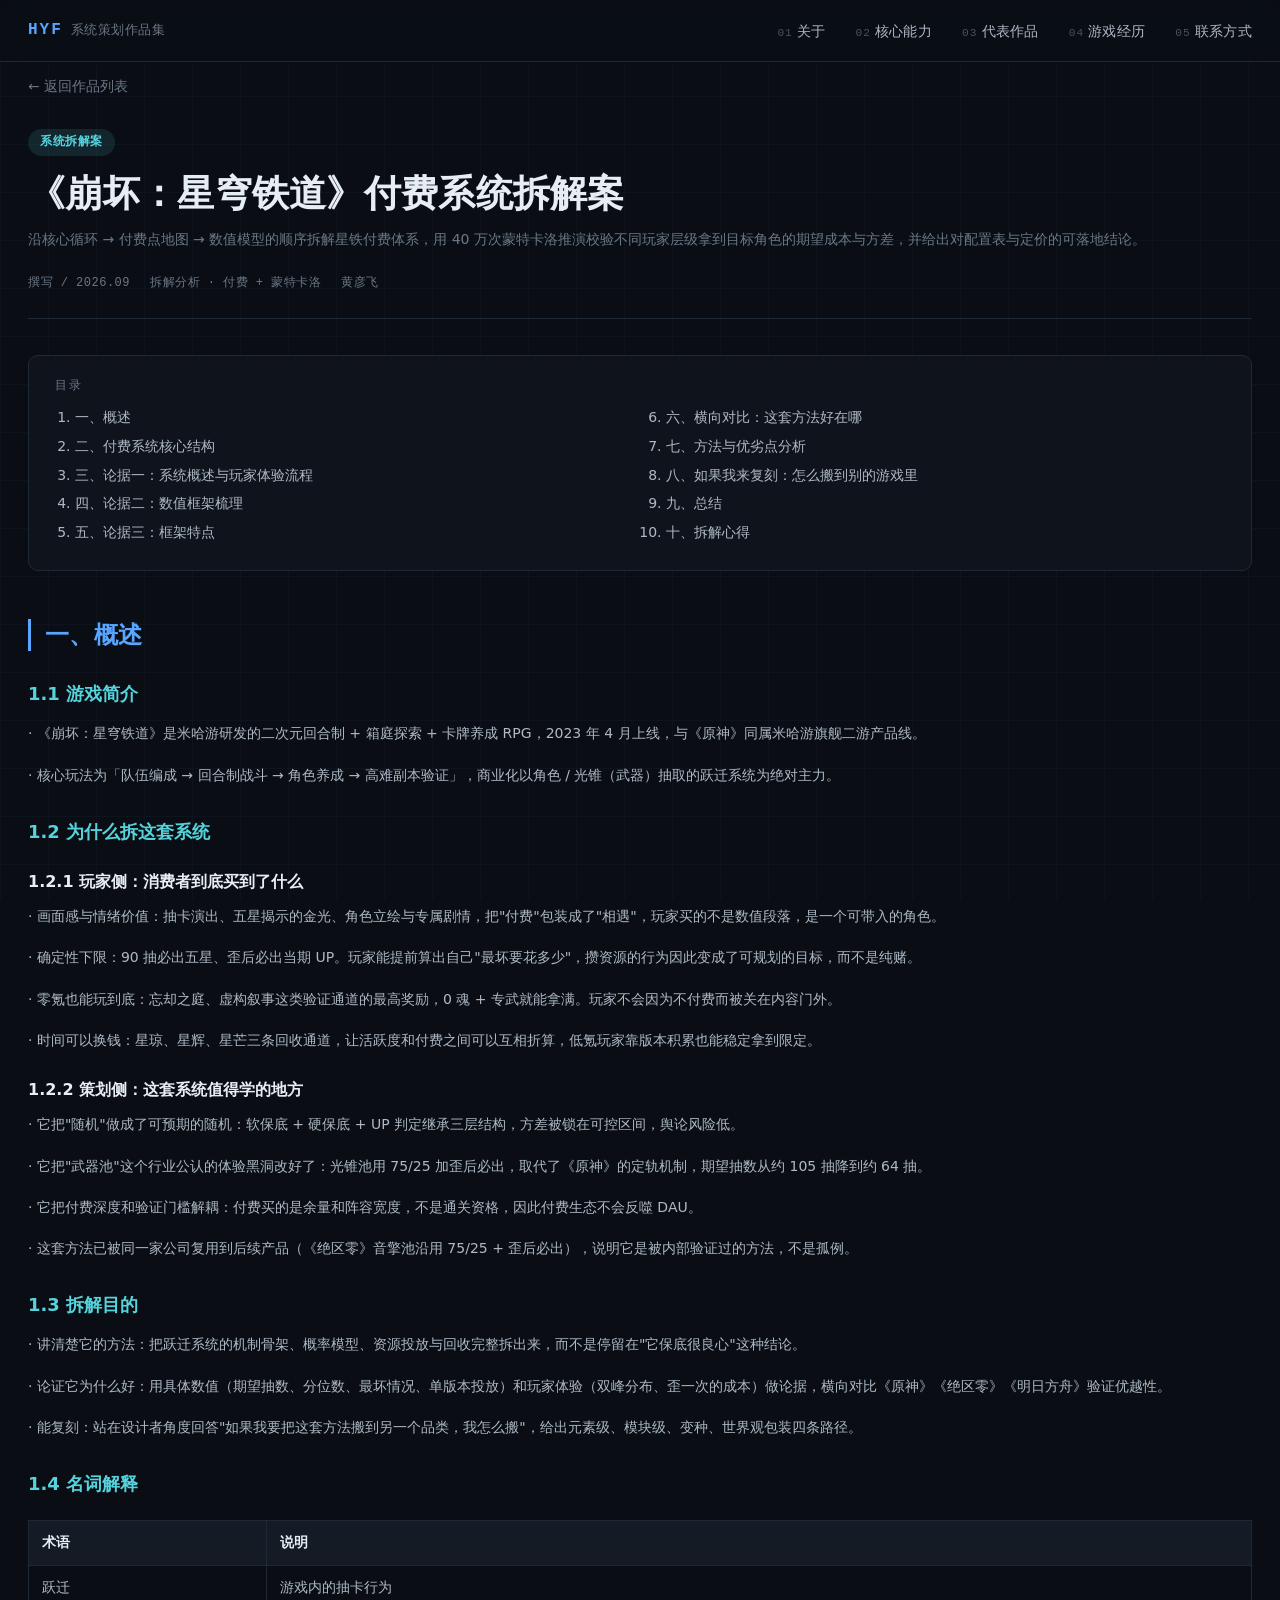
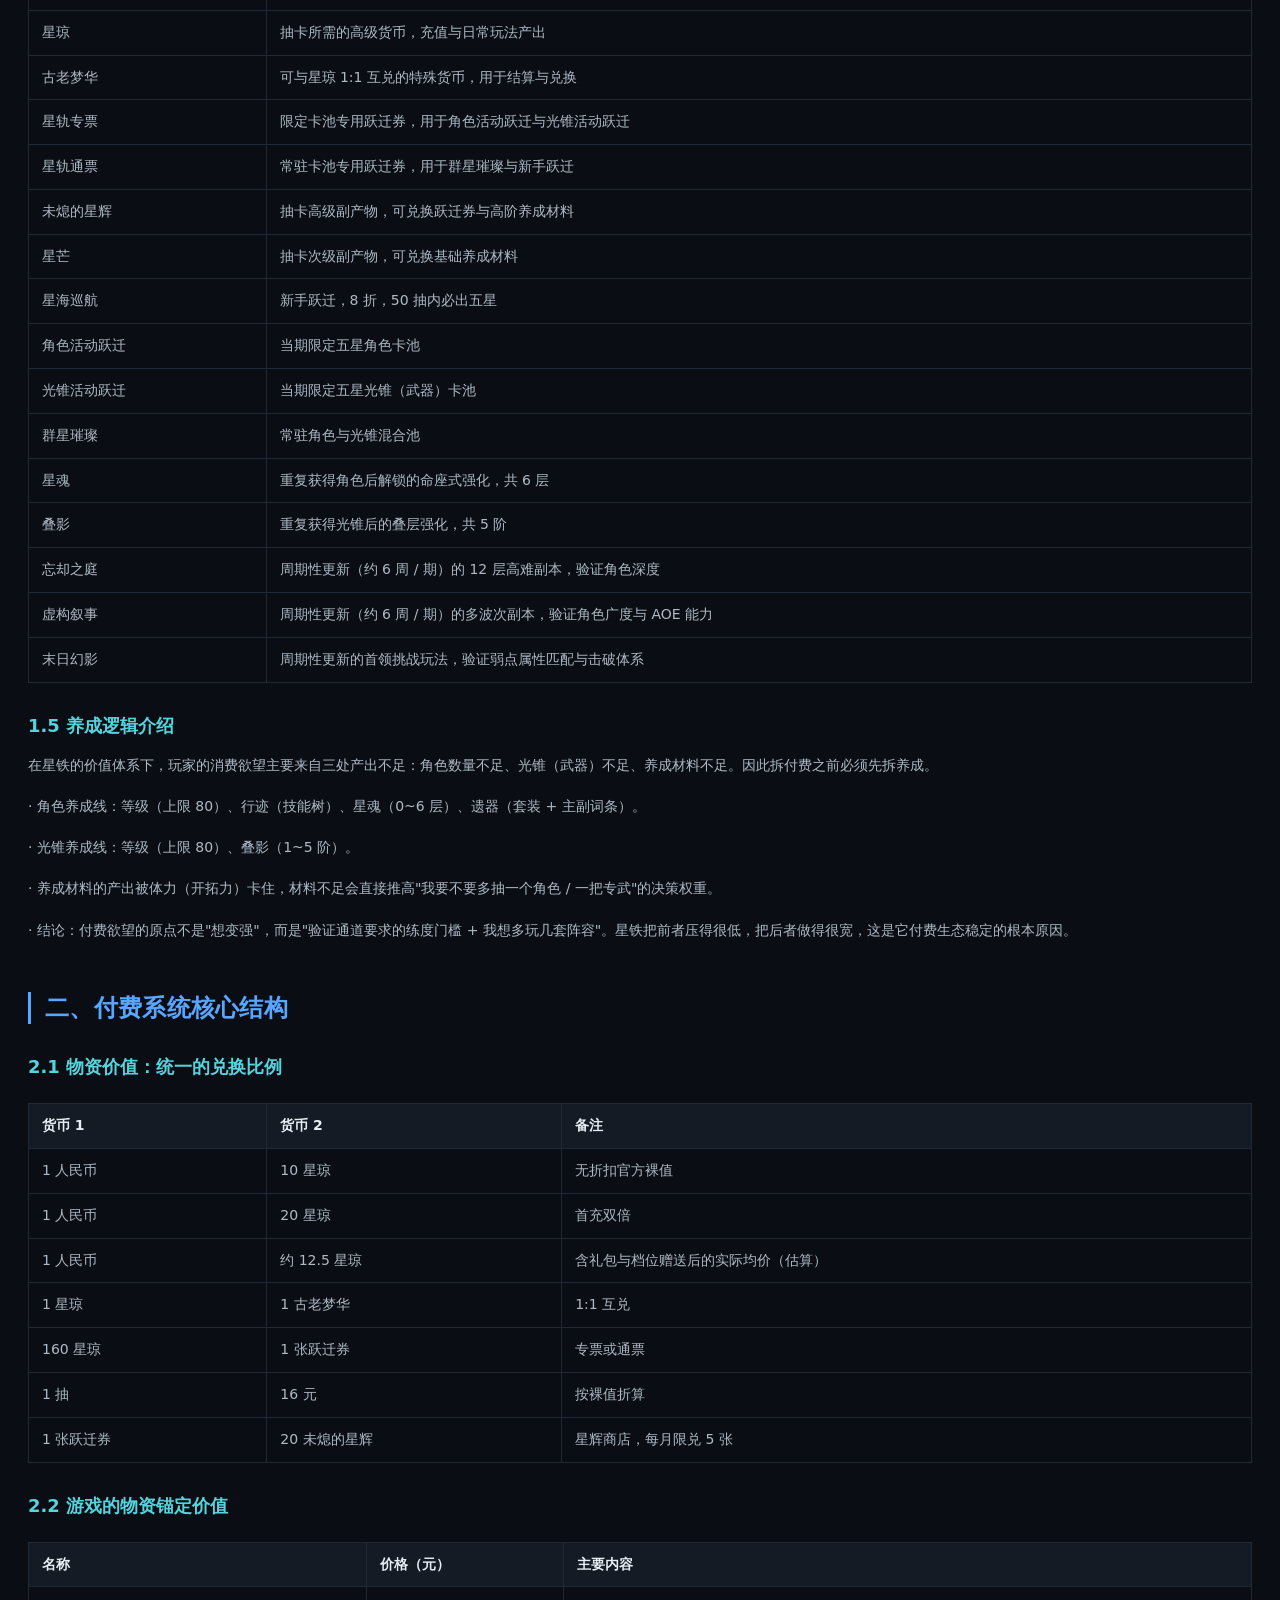
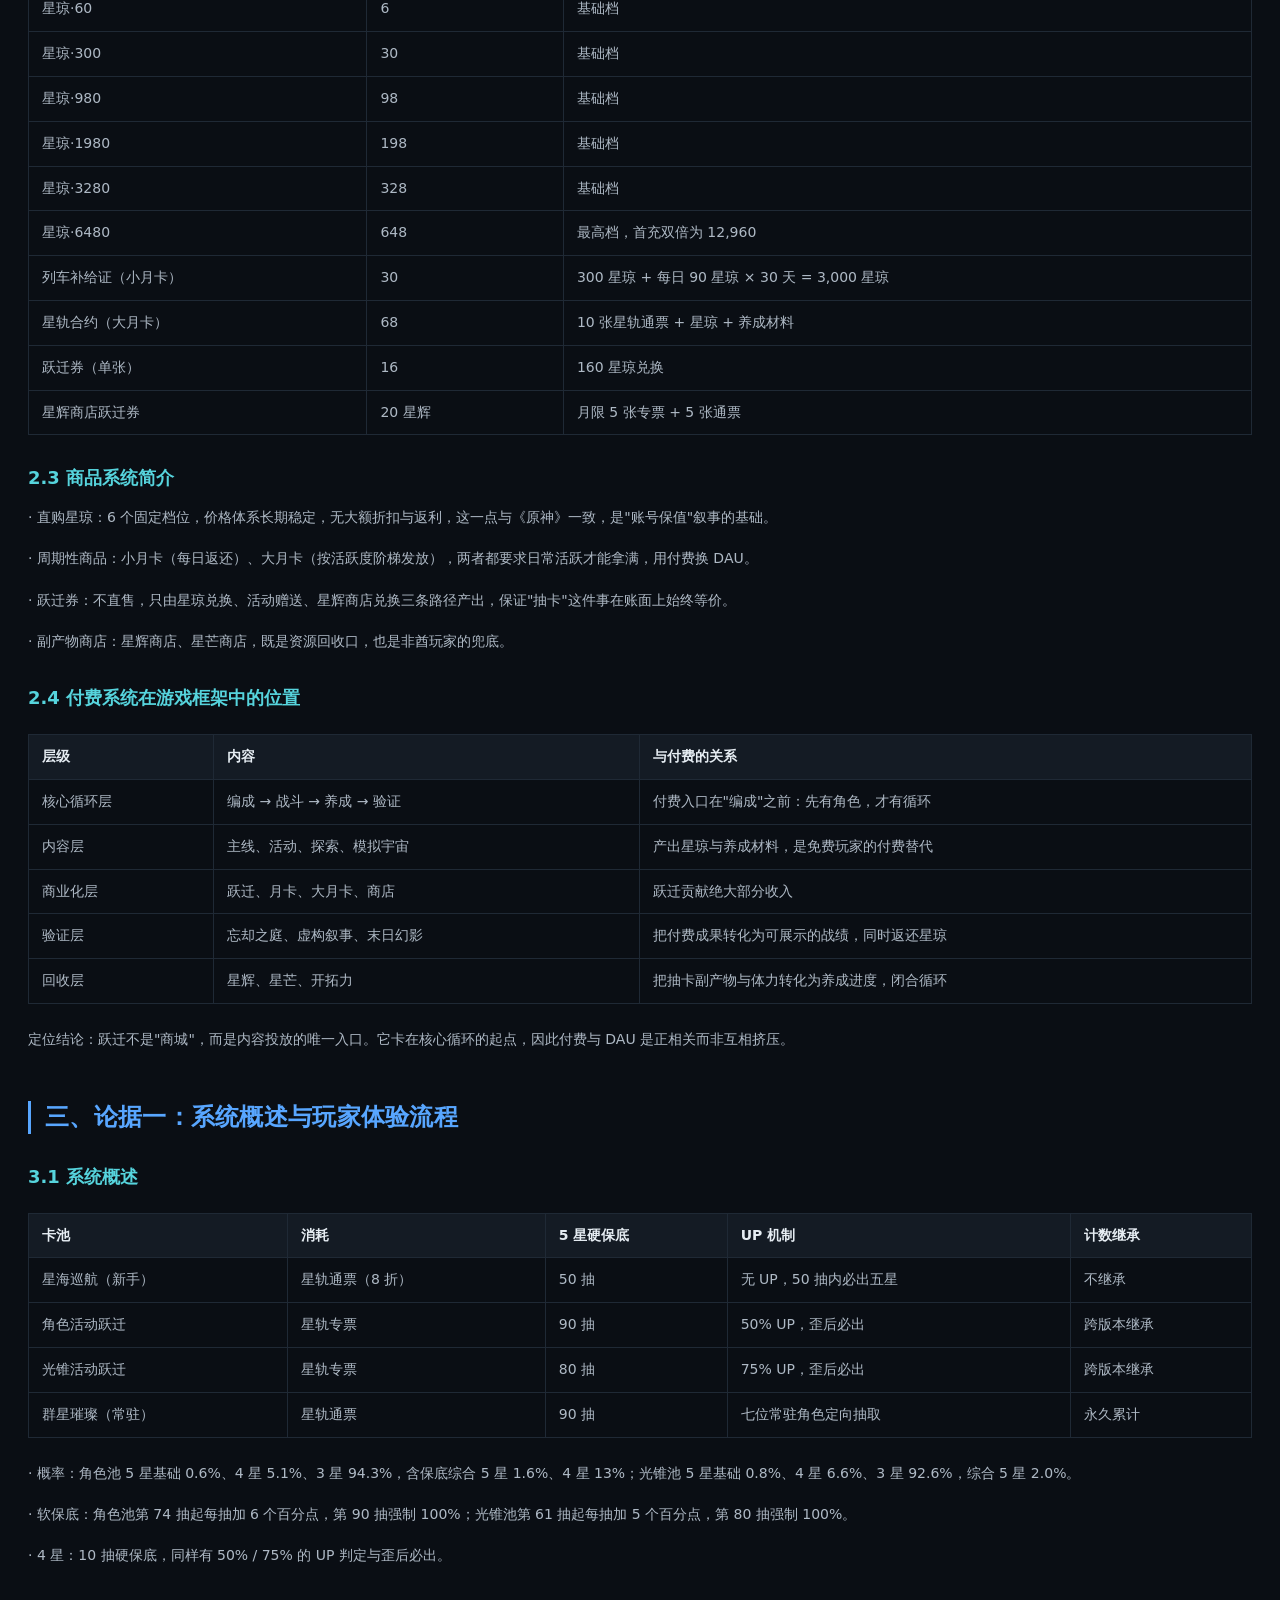
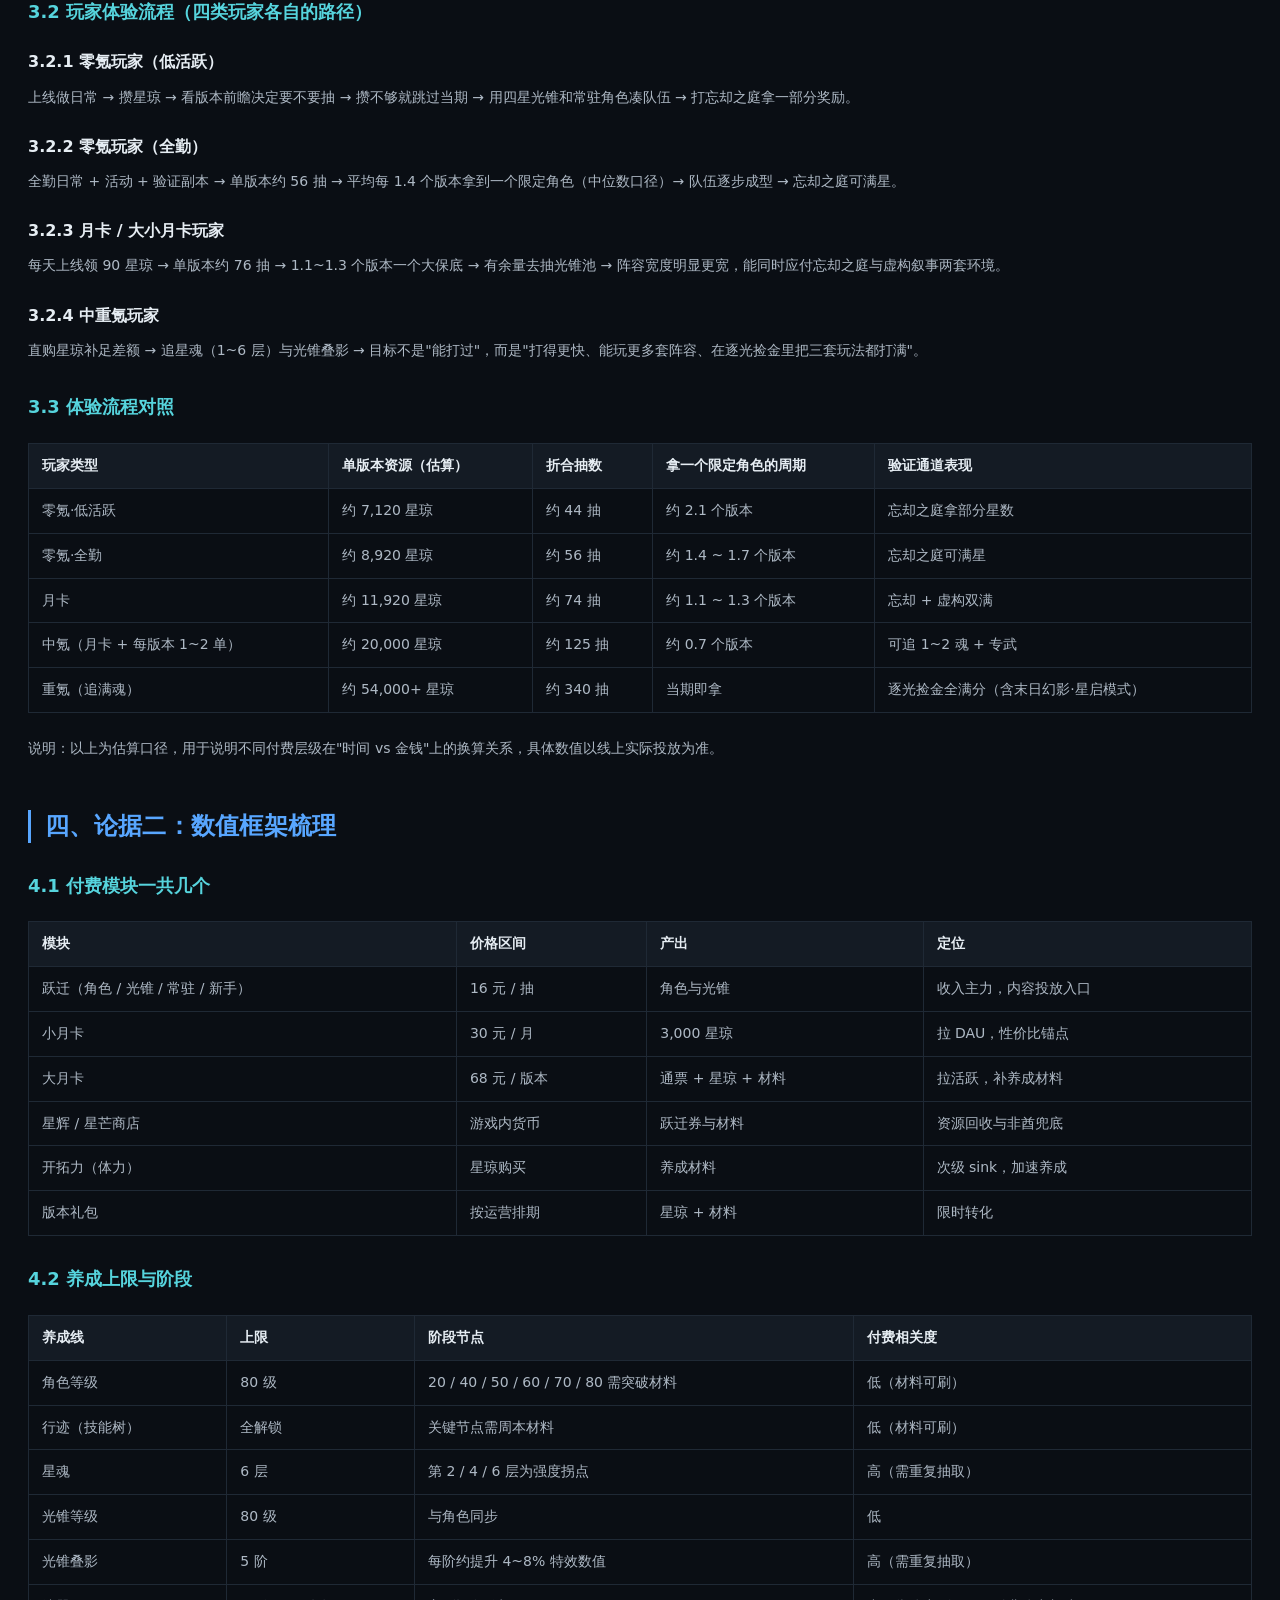
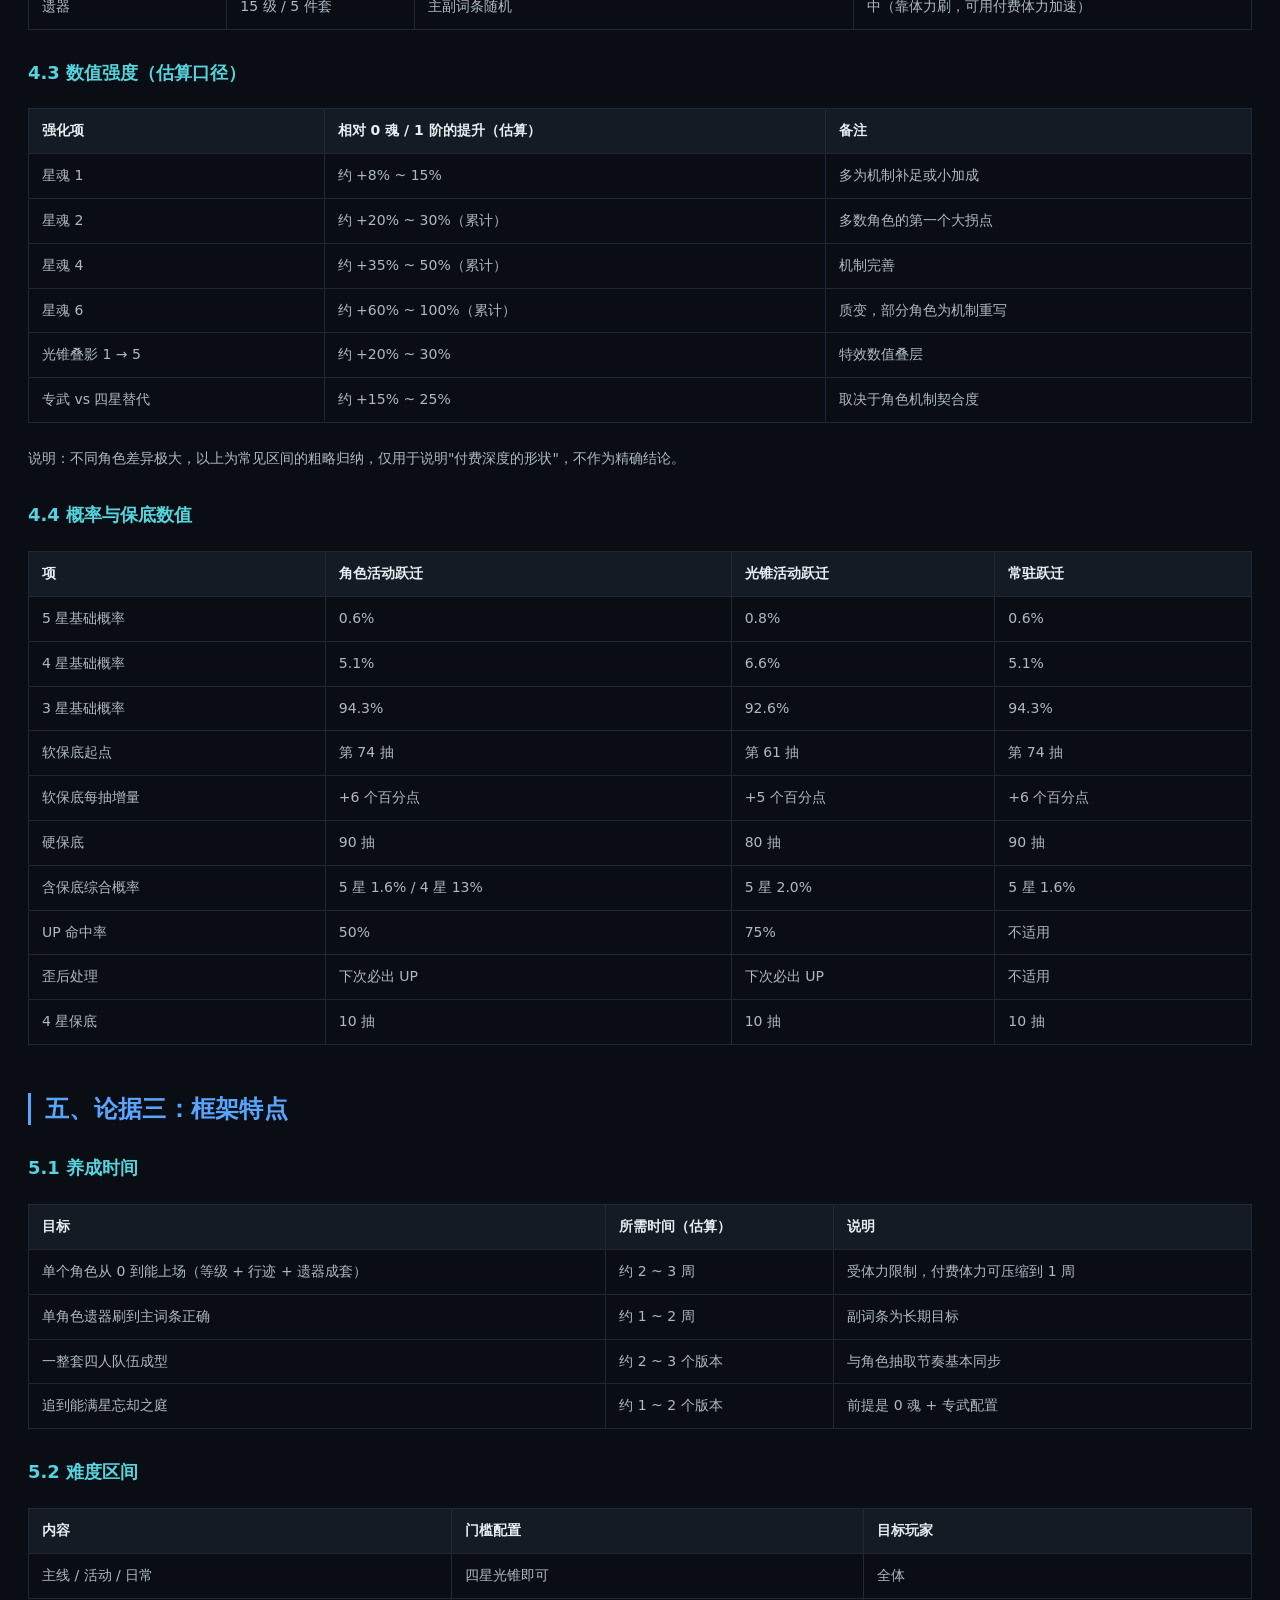
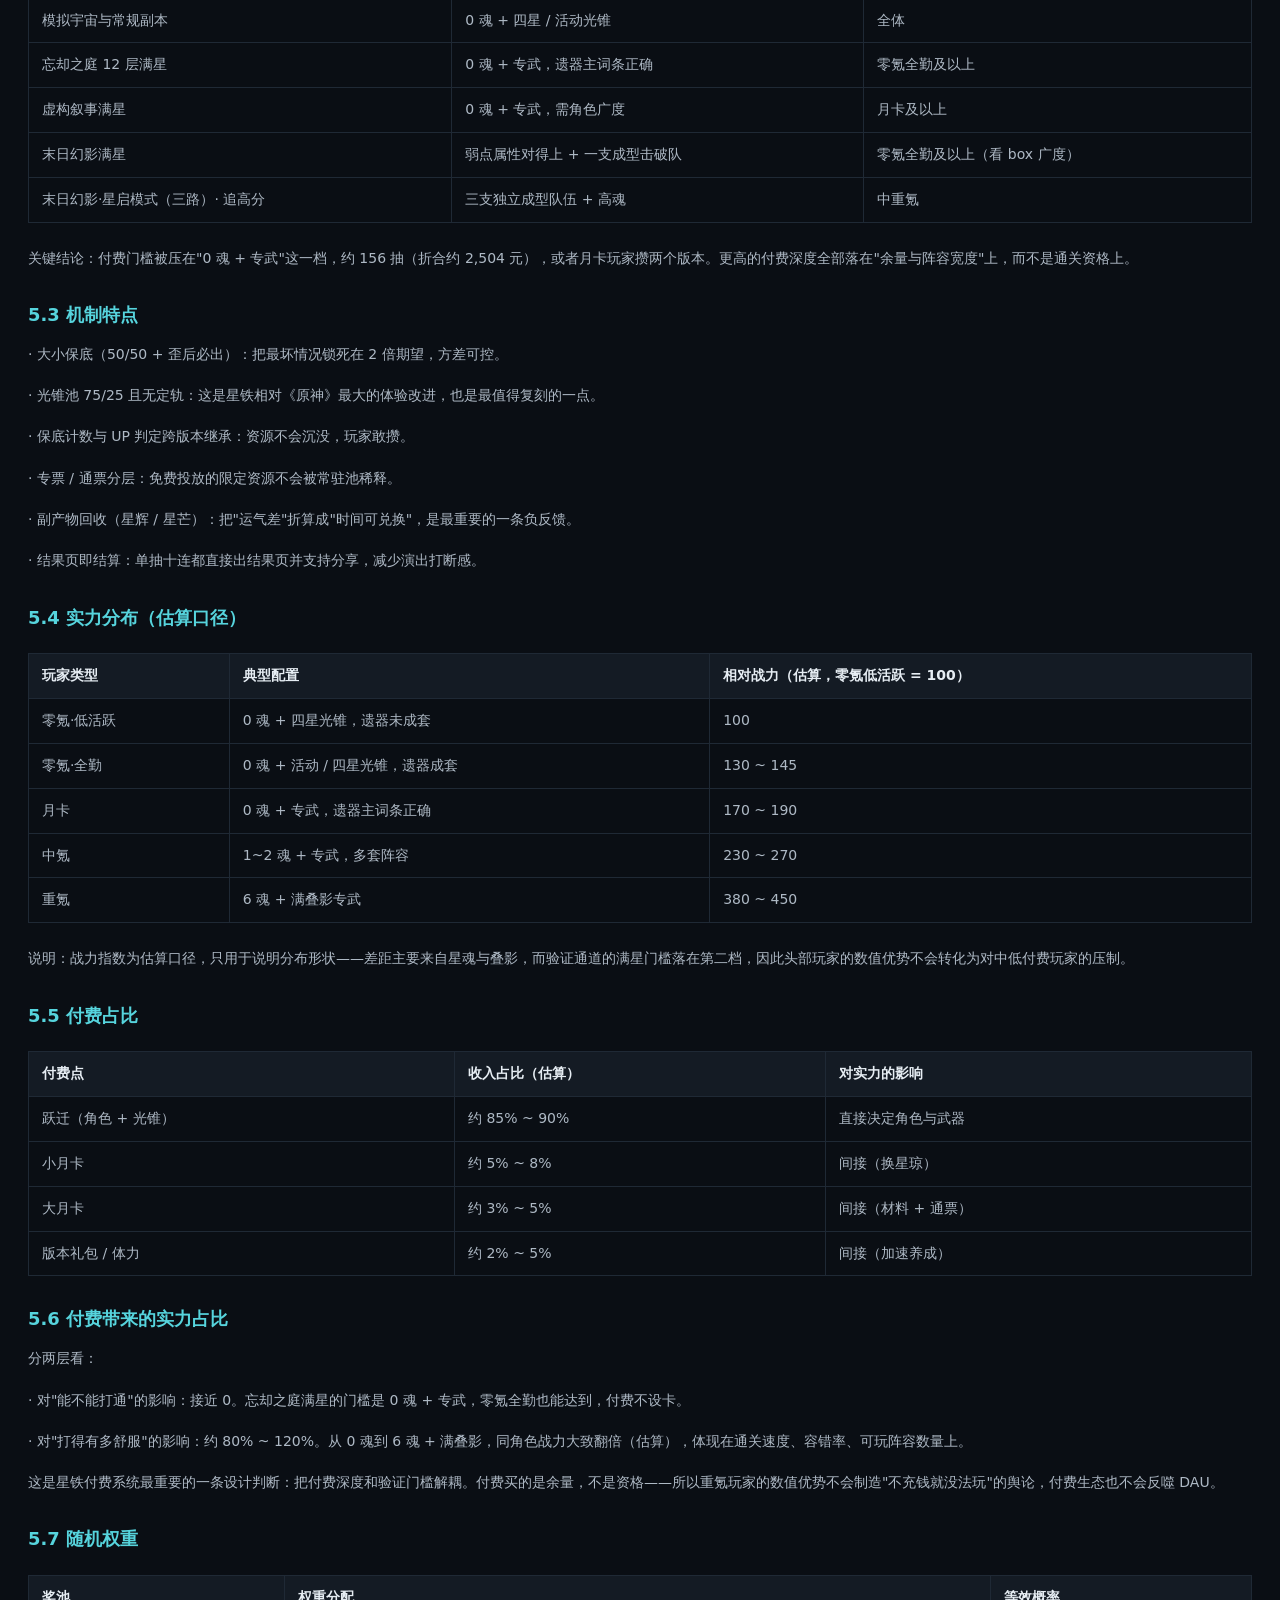
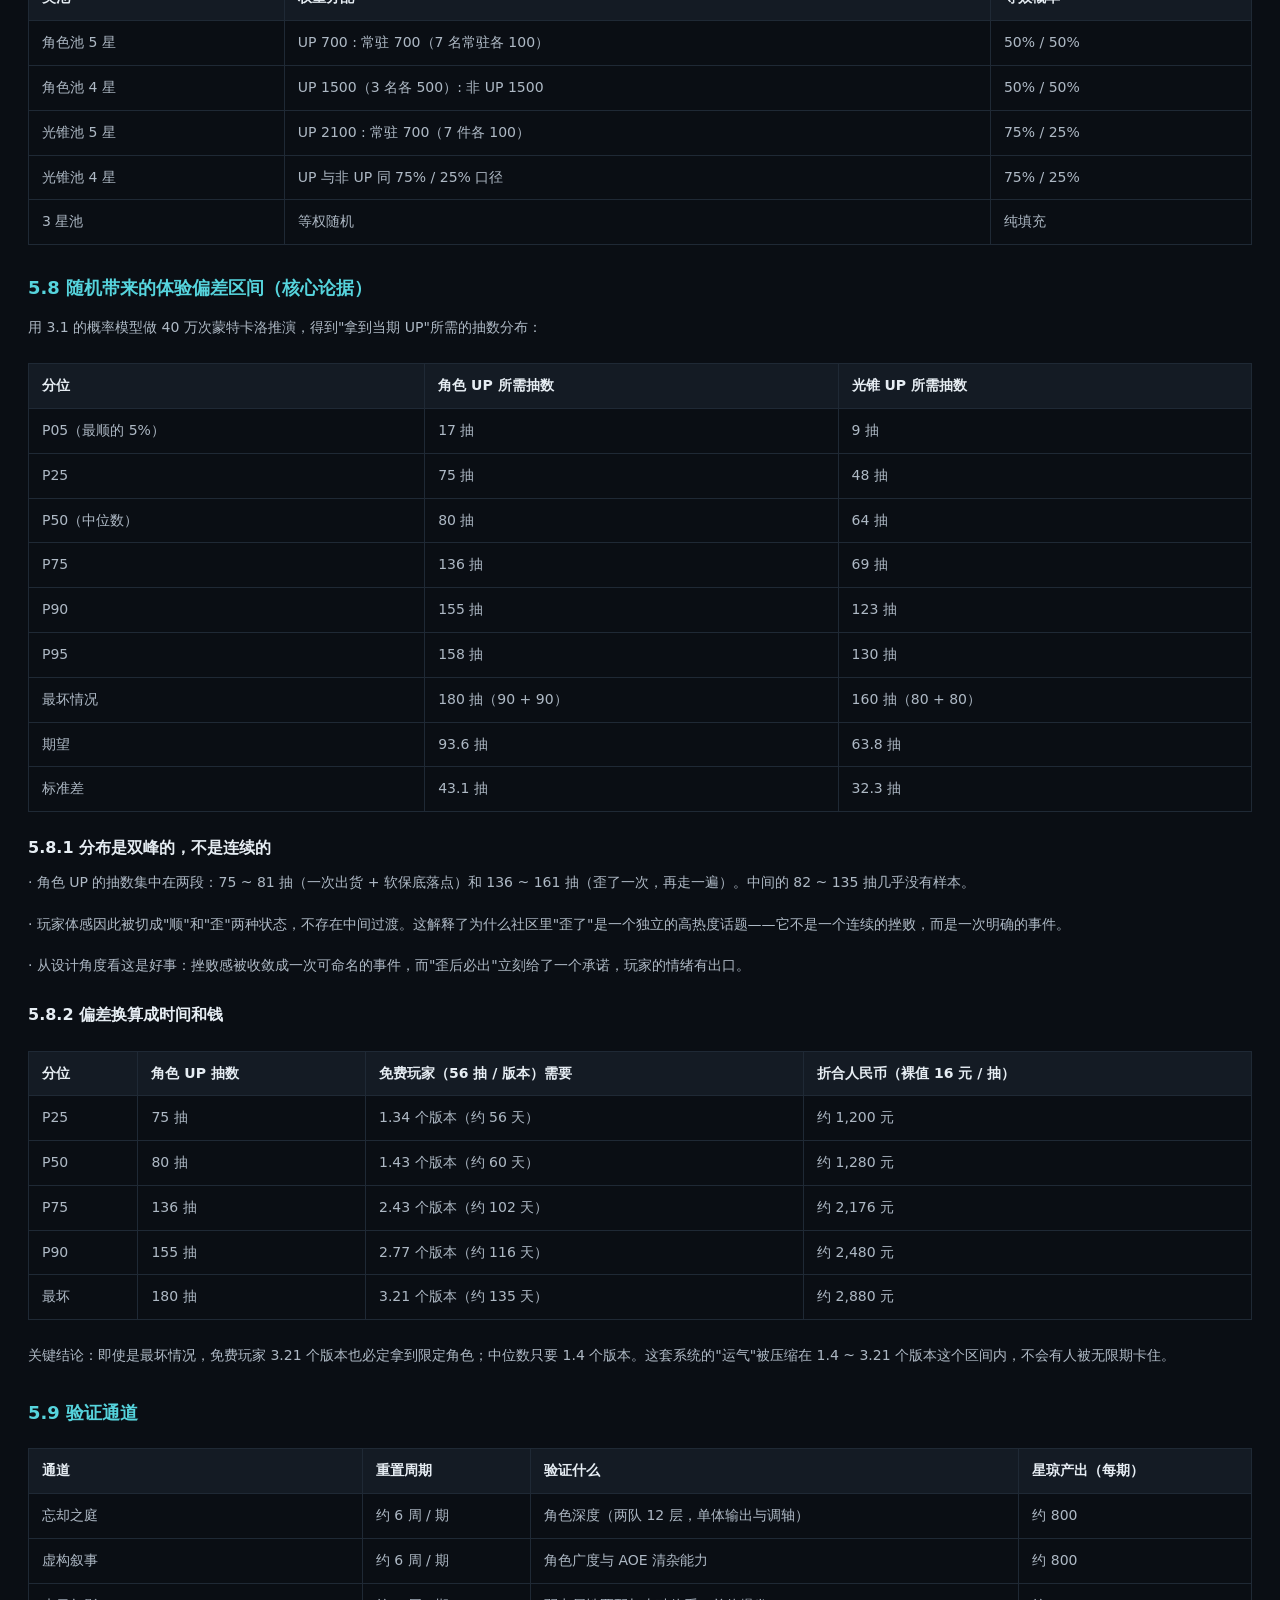
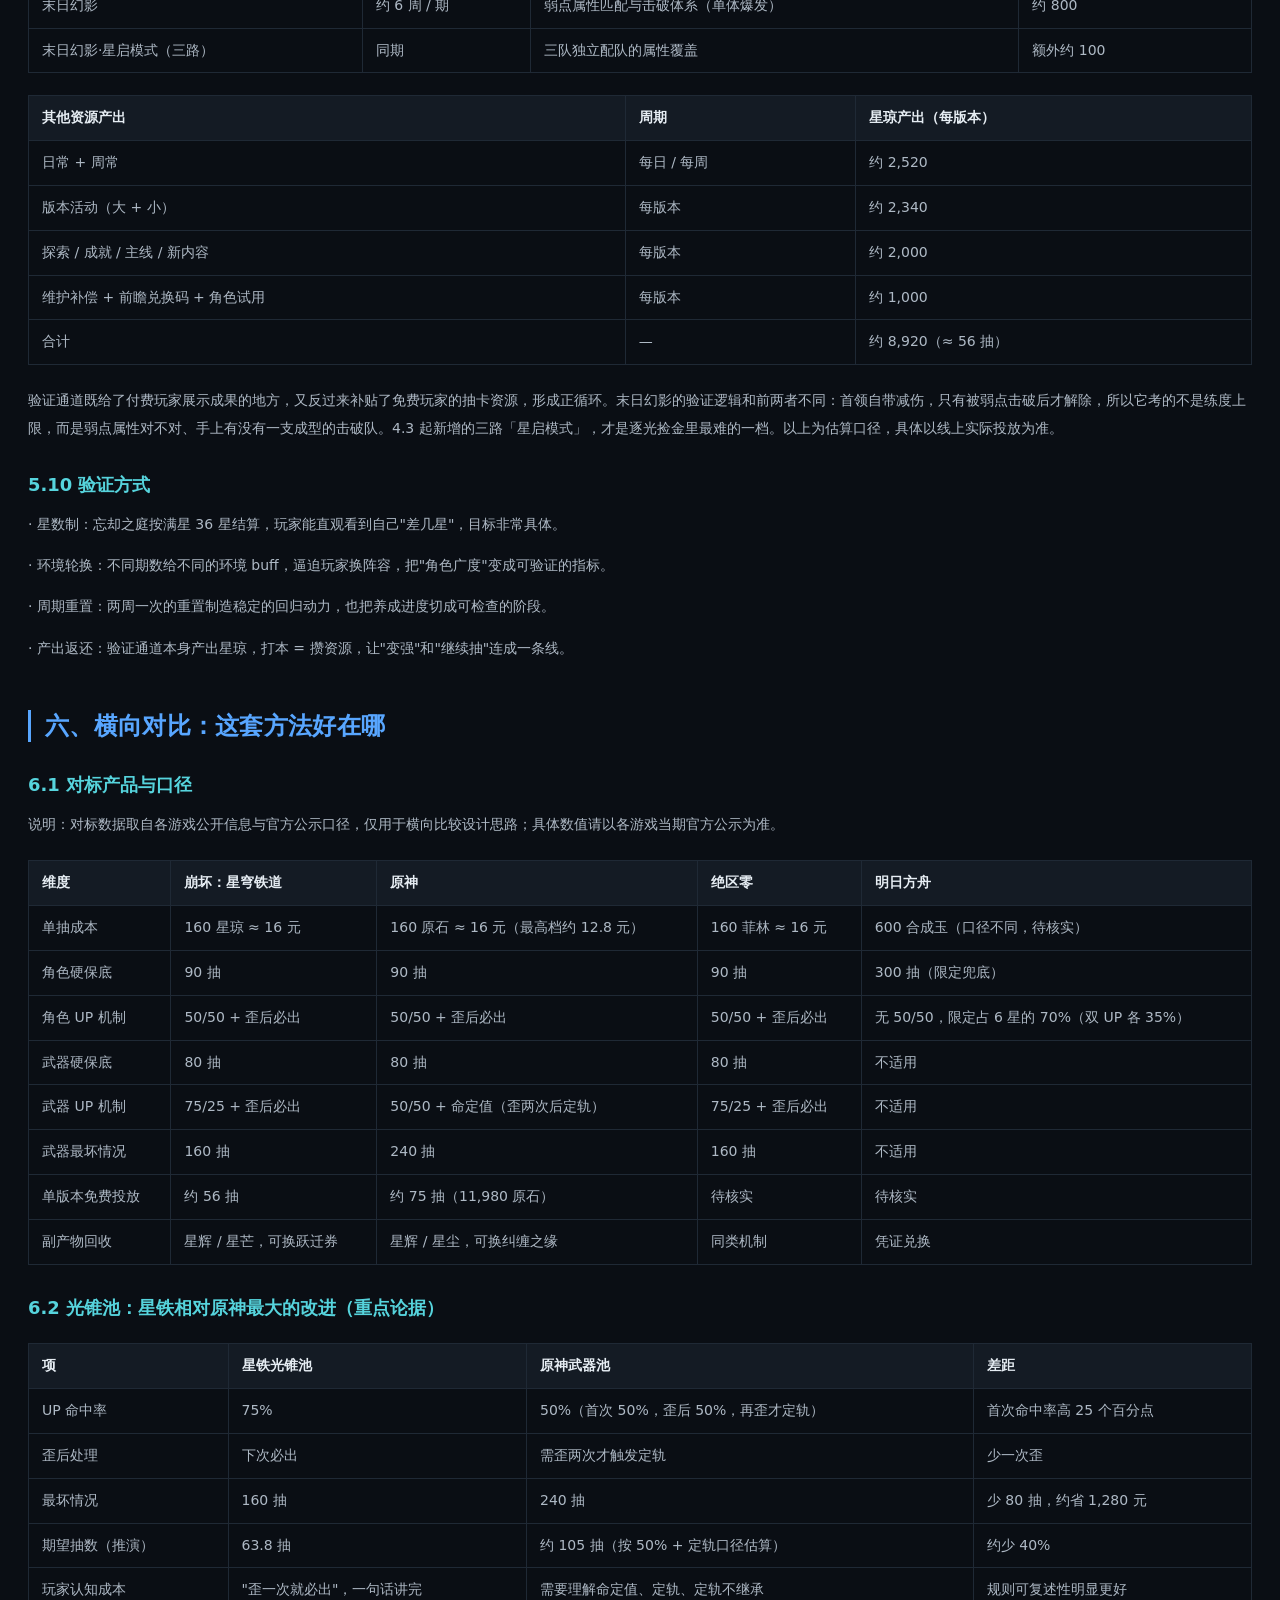
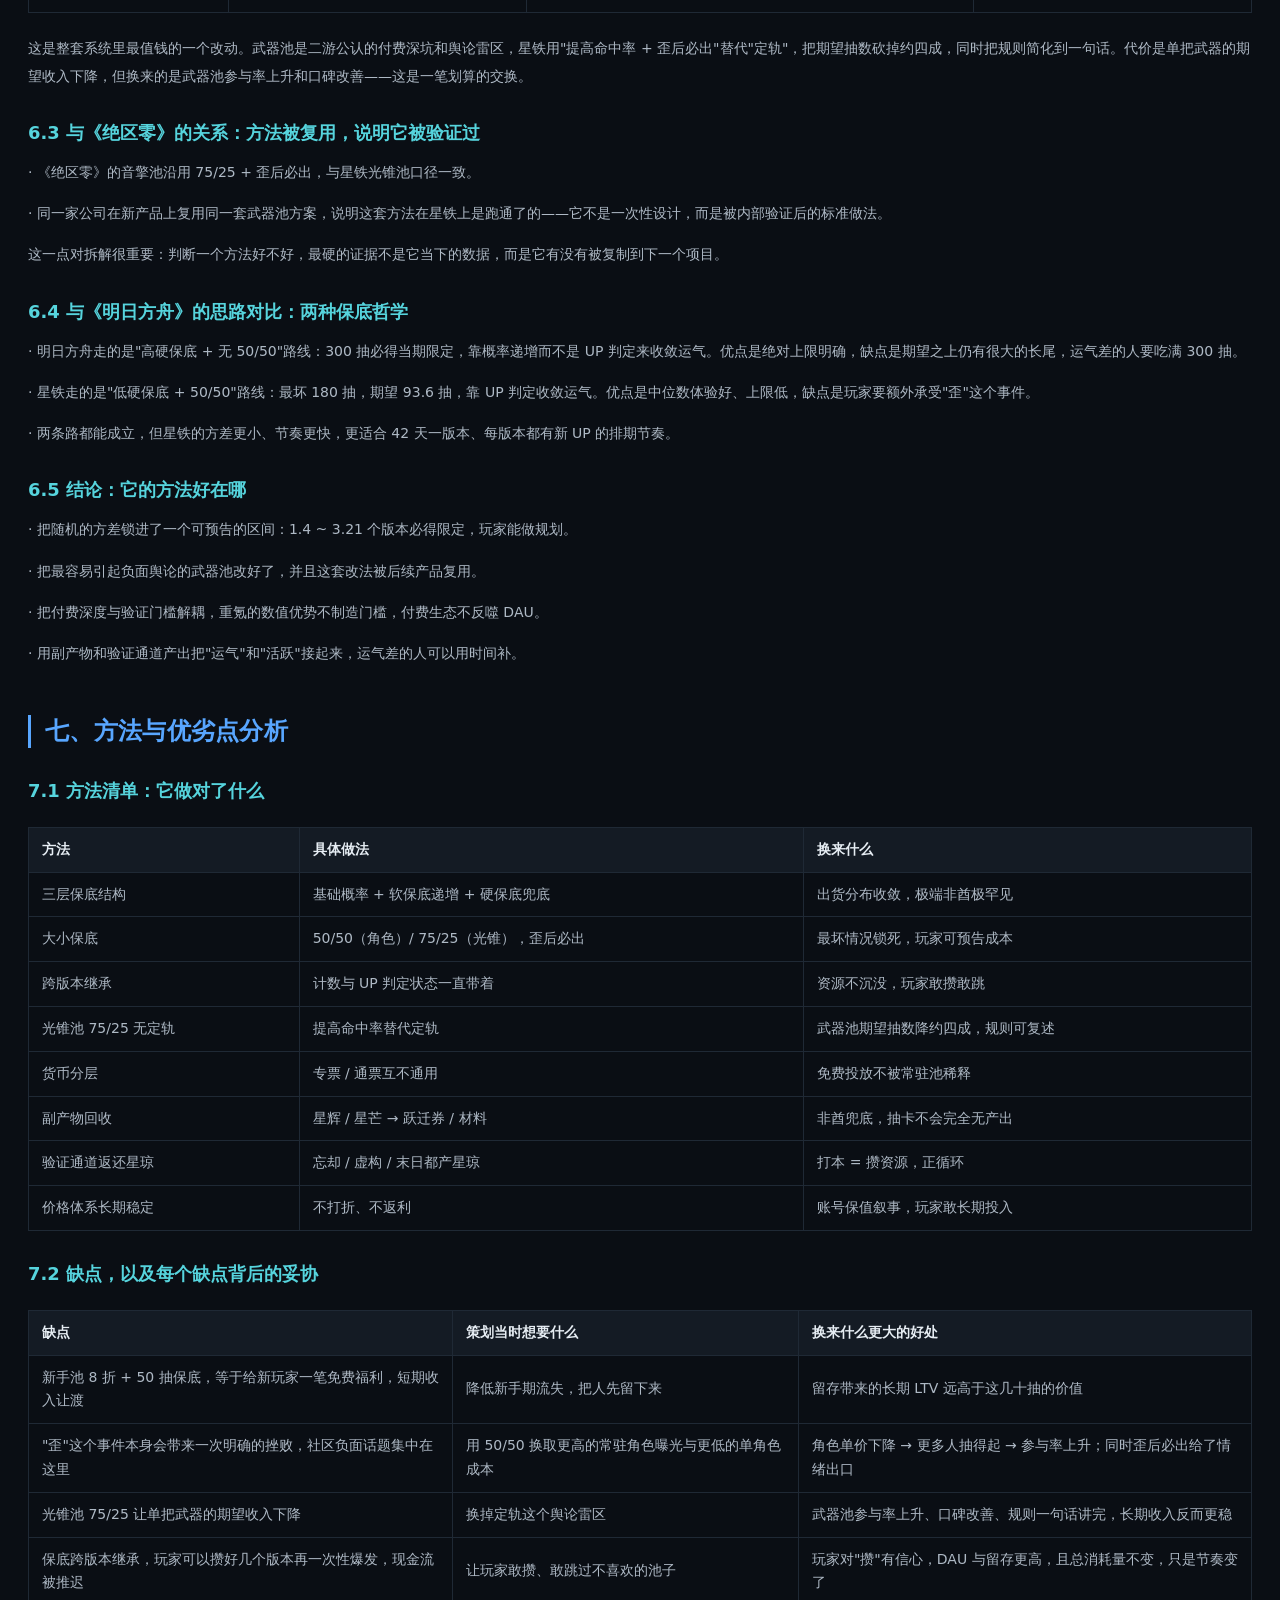
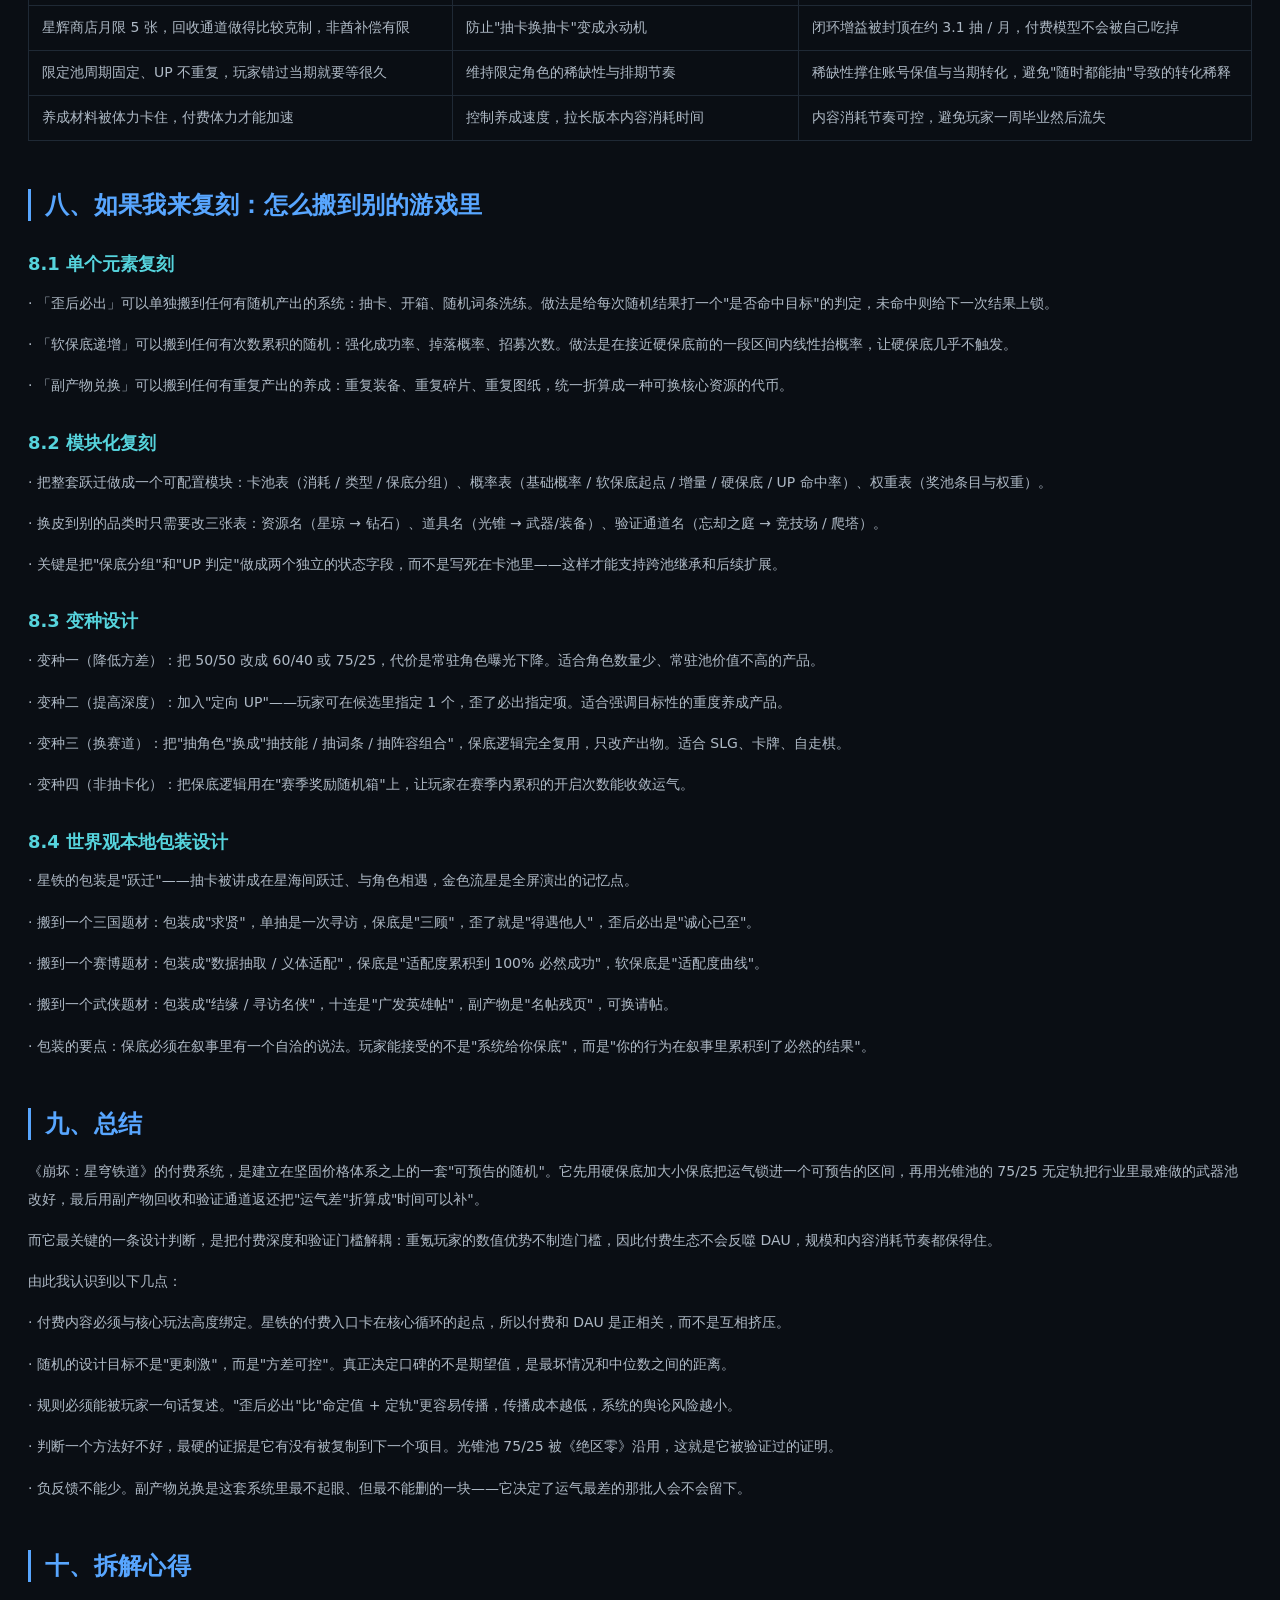
<file: works/hsr-payment-analysis.html>
<!DOCTYPE html>
<html lang="zh-CN">
<head>
<meta charset="UTF-8">
<meta name="viewport" content="width=device-width, initial-scale=1">
<title>《崩坏：星穹铁道》付费系统拆解案 · 黄彦飞</title>
<meta name="description" content="《崩坏：星穹铁道》付费系统拆解案 — 系统策划作品集 by 黄彦飞">
<link rel="stylesheet" href="../assets/styles.css">
</head>
<body>
<nav class="nav">
  <div class="nav__inner">
    <a class="nav__logo" href="../index.html">HYF<span>系统策划作品集</span></a>
    <button class="nav__toggle" aria-label="菜单">&#9776;</button>
    <ul class="nav__links">
      <li><a href="../index.html#about"><em>01</em>关于</a></li>
      <li><a href="../index.html#skills"><em>02</em>核心能力</a></li>
      <li><a href="../index.html#work"><em>03</em>代表作品</a></li>
      <li><a href="../index.html#play"><em>04</em>游戏经历</a></li>
      <li><a href="../index.html#contact"><em>05</em>联系方式</a></li>
    </ul>
  </div>
</nav>

<main class="page">
  <div class="page__body">
    <a class="page__back" href="../index.html#work">&#8592; 返回作品列表</a>

    <header class="doc-head">
      <span class="doc-head__tag tag--analysis">系统拆解案</span>
      <h1>《崩坏：星穹铁道》付费系统拆解案</h1>
      <p class="doc-head__desc">沿核心循环 → 付费点地图 → 数值模型的顺序拆解星铁付费体系，用 40 万次蒙特卡洛推演校验不同玩家层级拿到目标角色的期望成本与方差，并给出对配置表与定价的可落地结论。</p>
      <div class="doc-meta">
        <span>撰写 / 2026.09</span>
        <span>拆解分析 · 付费 + 蒙特卡洛</span>
        <span>黄彦飞</span>
      </div>
    </header>

    <nav class="doc-nav" id="toc-box" style="display:none">
      <div class="doc-nav__title">目录</div>
      <ol id="toc-list"></ol>
    </nav>

    <article class="doc">
<h2>一、概述</h2>
<h3>1.1 游戏简介</h3>
<p>· 《崩坏：星穹铁道》是米哈游研发的二次元回合制 + 箱庭探索 + 卡牌养成 RPG，2023 年 4 月上线，与《原神》同属米哈游旗舰二游产品线。</p>
<p>· 核心玩法为「队伍编成 → 回合制战斗 → 角色养成 → 高难副本验证」，商业化以角色 / 光锥（武器）抽取的跃迁系统为绝对主力。</p>
<h3>1.2 为什么拆这套系统</h3>
<h4>1.2.1 玩家侧：消费者到底买到了什么</h4>
<p>· 画面感与情绪价值：抽卡演出、五星揭示的金光、角色立绘与专属剧情，把"付费"包装成了"相遇"，玩家买的不是数值段落，是一个可带入的角色。</p>
<p>· 确定性下限：90 抽必出五星、歪后必出当期 UP。玩家能提前算出自己"最坏要花多少"，攒资源的行为因此变成了可规划的目标，而不是纯赌。</p>
<p>· 零氪也能玩到底：忘却之庭、虚构叙事这类验证通道的最高奖励，0 魂 + 专武就能拿满。玩家不会因为不付费而被关在内容门外。</p>
<p>· 时间可以换钱：星琼、星辉、星芒三条回收通道，让活跃度和付费之间可以互相折算，低氪玩家靠版本积累也能稳定拿到限定。</p>
<h4>1.2.2 策划侧：这套系统值得学的地方</h4>
<p>· 它把"随机"做成了可预期的随机：软保底 + 硬保底 + UP 判定继承三层结构，方差被锁在可控区间，舆论风险低。</p>
<p>· 它把"武器池"这个行业公认的体验黑洞改好了：光锥池用 75/25 加歪后必出，取代了《原神》的定轨机制，期望抽数从约 105 抽降到约 64 抽。</p>
<p>· 它把付费深度和验证门槛解耦：付费买的是余量和阵容宽度，不是通关资格，因此付费生态不会反噬 DAU。</p>
<p>· 这套方法已被同一家公司复用到后续产品（《绝区零》音擎池沿用 75/25 + 歪后必出），说明它是被内部验证过的方法，不是孤例。</p>
<h3>1.3 拆解目的</h3>
<p>· 讲清楚它的方法：把跃迁系统的机制骨架、概率模型、资源投放与回收完整拆出来，而不是停留在"它保底很良心"这种结论。</p>
<p>· 论证它为什么好：用具体数值（期望抽数、分位数、最坏情况、单版本投放）和玩家体验（双峰分布、歪一次的成本）做论据，横向对比《原神》《绝区零》《明日方舟》验证优越性。</p>
<p>· 能复刻：站在设计者角度回答"如果我要把这套方法搬到另一个品类，我怎么搬"，给出元素级、模块级、变种、世界观包装四条路径。</p>
<h3>1.4 名词解释</h3>
<div class="table-scroll"><table><tr><th>术语</th><th>说明</th></tr><tr><td>跃迁</td><td>游戏内的抽卡行为</td></tr><tr><td>星琼</td><td>抽卡所需的高级货币，充值与日常玩法产出</td></tr><tr><td>古老梦华</td><td>可与星琼 1:1 互兑的特殊货币，用于结算与兑换</td></tr><tr><td>星轨专票</td><td>限定卡池专用跃迁券，用于角色活动跃迁与光锥活动跃迁</td></tr><tr><td>星轨通票</td><td>常驻卡池专用跃迁券，用于群星璀璨与新手跃迁</td></tr><tr><td>未熄的星辉</td><td>抽卡高级副产物，可兑换跃迁券与高阶养成材料</td></tr><tr><td>星芒</td><td>抽卡次级副产物，可兑换基础养成材料</td></tr><tr><td>星海巡航</td><td>新手跃迁，8 折，50 抽内必出五星</td></tr><tr><td>角色活动跃迁</td><td>当期限定五星角色卡池</td></tr><tr><td>光锥活动跃迁</td><td>当期限定五星光锥（武器）卡池</td></tr><tr><td>群星璀璨</td><td>常驻角色与光锥混合池</td></tr><tr><td>星魂</td><td>重复获得角色后解锁的命座式强化，共 6 层</td></tr><tr><td>叠影</td><td>重复获得光锥后的叠层强化，共 5 阶</td></tr><tr><td>忘却之庭</td><td>周期性更新（约 6 周 / 期）的 12 层高难副本，验证角色深度</td></tr><tr><td>虚构叙事</td><td>周期性更新（约 6 周 / 期）的多波次副本，验证角色广度与 AOE 能力</td></tr><tr><td>末日幻影</td><td>周期性更新的首领挑战玩法，验证弱点属性匹配与击破体系</td></tr></table></div>
<h3>1.5 养成逻辑介绍</h3>
<p>在星铁的价值体系下，玩家的消费欲望主要来自三处产出不足：角色数量不足、光锥（武器）不足、养成材料不足。因此拆付费之前必须先拆养成。</p>
<p>· 角色养成线：等级（上限 80）、行迹（技能树）、星魂（0~6 层）、遗器（套装 + 主副词条）。</p>
<p>· 光锥养成线：等级（上限 80）、叠影（1~5 阶）。</p>
<p>· 养成材料的产出被体力（开拓力）卡住，材料不足会直接推高"我要不要多抽一个角色 / 一把专武"的决策权重。</p>
<p>· 结论：付费欲望的原点不是"想变强"，而是"验证通道要求的练度门槛 + 我想多玩几套阵容"。星铁把前者压得很低，把后者做得很宽，这是它付费生态稳定的根本原因。</p>
<h2>二、付费系统核心结构</h2>
<h3>2.1 物资价值：统一的兑换比例</h3>
<div class="table-scroll"><table><tr><th>货币 1</th><th>货币 2</th><th>备注</th></tr><tr><td>1 人民币</td><td>10 星琼</td><td>无折扣官方裸值</td></tr><tr><td>1 人民币</td><td>20 星琼</td><td>首充双倍</td></tr><tr><td>1 人民币</td><td>约 12.5 星琼</td><td>含礼包与档位赠送后的实际均价（估算）</td></tr><tr><td>1 星琼</td><td>1 古老梦华</td><td>1:1 互兑</td></tr><tr><td>160 星琼</td><td>1 张跃迁券</td><td>专票或通票</td></tr><tr><td>1 抽</td><td>16 元</td><td>按裸值折算</td></tr><tr><td>1 张跃迁券</td><td>20 未熄的星辉</td><td>星辉商店，每月限兑 5 张</td></tr></table></div>
<h3>2.2 游戏的物资锚定价值</h3>
<div class="table-scroll"><table><tr><th>名称</th><th>价格（元）</th><th>主要内容</th></tr><tr><td>星琼·60</td><td>6</td><td>基础档</td></tr><tr><td>星琼·300</td><td>30</td><td>基础档</td></tr><tr><td>星琼·980</td><td>98</td><td>基础档</td></tr><tr><td>星琼·1980</td><td>198</td><td>基础档</td></tr><tr><td>星琼·3280</td><td>328</td><td>基础档</td></tr><tr><td>星琼·6480</td><td>648</td><td>最高档，首充双倍为 12,960</td></tr><tr><td>列车补给证（小月卡）</td><td>30</td><td>300 星琼 + 每日 90 星琼 × 30 天 = 3,000 星琼</td></tr><tr><td>星轨合约（大月卡）</td><td>68</td><td>10 张星轨通票 + 星琼 + 养成材料</td></tr><tr><td>跃迁券（单张）</td><td>16</td><td>160 星琼兑换</td></tr><tr><td>星辉商店跃迁券</td><td>20 星辉</td><td>月限 5 张专票 + 5 张通票</td></tr></table></div>
<h3>2.3 商品系统简介</h3>
<p>· 直购星琼：6 个固定档位，价格体系长期稳定，无大额折扣与返利，这一点与《原神》一致，是"账号保值"叙事的基础。</p>
<p>· 周期性商品：小月卡（每日返还）、大月卡（按活跃度阶梯发放），两者都要求日常活跃才能拿满，用付费换 DAU。</p>
<p>· 跃迁券：不直售，只由星琼兑换、活动赠送、星辉商店兑换三条路径产出，保证"抽卡"这件事在账面上始终等价。</p>
<p>· 副产物商店：星辉商店、星芒商店，既是资源回收口，也是非酋玩家的兜底。</p>
<h3>2.4 付费系统在游戏框架中的位置</h3>
<div class="table-scroll"><table><tr><th>层级</th><th>内容</th><th>与付费的关系</th></tr><tr><td>核心循环层</td><td>编成 → 战斗 → 养成 → 验证</td><td>付费入口在"编成"之前：先有角色，才有循环</td></tr><tr><td>内容层</td><td>主线、活动、探索、模拟宇宙</td><td>产出星琼与养成材料，是免费玩家的付费替代</td></tr><tr><td>商业化层</td><td>跃迁、月卡、大月卡、商店</td><td>跃迁贡献绝大部分收入</td></tr><tr><td>验证层</td><td>忘却之庭、虚构叙事、末日幻影</td><td>把付费成果转化为可展示的战绩，同时返还星琼</td></tr><tr><td>回收层</td><td>星辉、星芒、开拓力</td><td>把抽卡副产物与体力转化为养成进度，闭合循环</td></tr></table></div>
<p>定位结论：跃迁不是"商城"，而是内容投放的唯一入口。它卡在核心循环的起点，因此付费与 DAU 是正相关而非互相挤压。</p>
<h2>三、论据一：系统概述与玩家体验流程</h2>
<h3>3.1 系统概述</h3>
<div class="table-scroll"><table><tr><th>卡池</th><th>消耗</th><th>5 星硬保底</th><th>UP 机制</th><th>计数继承</th></tr><tr><td>星海巡航（新手）</td><td>星轨通票（8 折）</td><td>50 抽</td><td>无 UP，50 抽内必出五星</td><td>不继承</td></tr><tr><td>角色活动跃迁</td><td>星轨专票</td><td>90 抽</td><td>50% UP，歪后必出</td><td>跨版本继承</td></tr><tr><td>光锥活动跃迁</td><td>星轨专票</td><td>80 抽</td><td>75% UP，歪后必出</td><td>跨版本继承</td></tr><tr><td>群星璀璨（常驻）</td><td>星轨通票</td><td>90 抽</td><td>七位常驻角色定向抽取</td><td>永久累计</td></tr></table></div>
<p>· 概率：角色池 5 星基础 0.6%、4 星 5.1%、3 星 94.3%，含保底综合 5 星 1.6%、4 星 13%；光锥池 5 星基础 0.8%、4 星 6.6%、3 星 92.6%，综合 5 星 2.0%。</p>
<p>· 软保底：角色池第 74 抽起每抽加 6 个百分点，第 90 抽强制 100%；光锥池第 61 抽起每抽加 5 个百分点，第 80 抽强制 100%。</p>
<p>· 4 星：10 抽硬保底，同样有 50% / 75% 的 UP 判定与歪后必出。</p>
<h3>3.2 玩家体验流程（四类玩家各自的路径）</h3>
<h4>3.2.1 零氪玩家（低活跃）</h4>
<p>上线做日常 → 攒星琼 → 看版本前瞻决定要不要抽 → 攒不够就跳过当期 → 用四星光锥和常驻角色凑队伍 → 打忘却之庭拿一部分奖励。</p>
<h4>3.2.2 零氪玩家（全勤）</h4>
<p>全勤日常 + 活动 + 验证副本 → 单版本约 56 抽 → 平均每 1.4 个版本拿到一个限定角色（中位数口径）→ 队伍逐步成型 → 忘却之庭可满星。</p>
<h4>3.2.3 月卡 / 大小月卡玩家</h4>
<p>每天上线领 90 星琼 → 单版本约 76 抽 → 1.1~1.3 个版本一个大保底 → 有余量去抽光锥池 → 阵容宽度明显更宽，能同时应付忘却之庭与虚构叙事两套环境。</p>
<h4>3.2.4 中重氪玩家</h4>
<p>直购星琼补足差额 → 追星魂（1~6 层）与光锥叠影 → 目标不是"能打过"，而是"打得更快、能玩更多套阵容、在逐光捡金里把三套玩法都打满"。</p>
<h3>3.3 体验流程对照</h3>
<div class="table-scroll"><table><tr><th>玩家类型</th><th>单版本资源（估算）</th><th>折合抽数</th><th>拿一个限定角色的周期</th><th>验证通道表现</th></tr><tr><td>零氪·低活跃</td><td>约 7,120 星琼</td><td>约 44 抽</td><td>约 2.1 个版本</td><td>忘却之庭拿部分星数</td></tr><tr><td>零氪·全勤</td><td>约 8,920 星琼</td><td>约 56 抽</td><td>约 1.4 ~ 1.7 个版本</td><td>忘却之庭可满星</td></tr><tr><td>月卡</td><td>约 11,920 星琼</td><td>约 74 抽</td><td>约 1.1 ~ 1.3 个版本</td><td>忘却 + 虚构双满</td></tr><tr><td>中氪（月卡 + 每版本 1~2 单）</td><td>约 20,000 星琼</td><td>约 125 抽</td><td>约 0.7 个版本</td><td>可追 1~2 魂 + 专武</td></tr><tr><td>重氪（追满魂）</td><td>约 54,000+ 星琼</td><td>约 340 抽</td><td>当期即拿</td><td>逐光捡金全满分（含末日幻影·星启模式）</td></tr></table></div>
<p>说明：以上为估算口径，用于说明不同付费层级在"时间 vs 金钱"上的换算关系，具体数值以线上实际投放为准。</p>
<h2>四、论据二：数值框架梳理</h2>
<h3>4.1 付费模块一共几个</h3>
<div class="table-scroll"><table><tr><th>模块</th><th>价格区间</th><th>产出</th><th>定位</th></tr><tr><td>跃迁（角色 / 光锥 / 常驻 / 新手）</td><td>16 元 / 抽</td><td>角色与光锥</td><td>收入主力，内容投放入口</td></tr><tr><td>小月卡</td><td>30 元 / 月</td><td>3,000 星琼</td><td>拉 DAU，性价比锚点</td></tr><tr><td>大月卡</td><td>68 元 / 版本</td><td>通票 + 星琼 + 材料</td><td>拉活跃，补养成材料</td></tr><tr><td>星辉 / 星芒商店</td><td>游戏内货币</td><td>跃迁券与材料</td><td>资源回收与非酋兜底</td></tr><tr><td>开拓力（体力）</td><td>星琼购买</td><td>养成材料</td><td>次级 sink，加速养成</td></tr><tr><td>版本礼包</td><td>按运营排期</td><td>星琼 + 材料</td><td>限时转化</td></tr></table></div>
<h3>4.2 养成上限与阶段</h3>
<div class="table-scroll"><table><tr><th>养成线</th><th>上限</th><th>阶段节点</th><th>付费相关度</th></tr><tr><td>角色等级</td><td>80 级</td><td>20 / 40 / 50 / 60 / 70 / 80 需突破材料</td><td>低（材料可刷）</td></tr><tr><td>行迹（技能树）</td><td>全解锁</td><td>关键节点需周本材料</td><td>低（材料可刷）</td></tr><tr><td>星魂</td><td>6 层</td><td>第 2 / 4 / 6 层为强度拐点</td><td>高（需重复抽取）</td></tr><tr><td>光锥等级</td><td>80 级</td><td>与角色同步</td><td>低</td></tr><tr><td>光锥叠影</td><td>5 阶</td><td>每阶约提升 4~8% 特效数值</td><td>高（需重复抽取）</td></tr><tr><td>遗器</td><td>15 级 / 5 件套</td><td>主副词条随机</td><td>中（靠体力刷，可用付费体力加速）</td></tr></table></div>
<h3>4.3 数值强度（估算口径）</h3>
<div class="table-scroll"><table><tr><th>强化项</th><th>相对 0 魂 / 1 阶的提升（估算）</th><th>备注</th></tr><tr><td>星魂 1</td><td>约 +8% ~ 15%</td><td>多为机制补足或小加成</td></tr><tr><td>星魂 2</td><td>约 +20% ~ 30%（累计）</td><td>多数角色的第一个大拐点</td></tr><tr><td>星魂 4</td><td>约 +35% ~ 50%（累计）</td><td>机制完善</td></tr><tr><td>星魂 6</td><td>约 +60% ~ 100%（累计）</td><td>质变，部分角色为机制重写</td></tr><tr><td>光锥叠影 1 → 5</td><td>约 +20% ~ 30%</td><td>特效数值叠层</td></tr><tr><td>专武 vs 四星替代</td><td>约 +15% ~ 25%</td><td>取决于角色机制契合度</td></tr></table></div>
<p>说明：不同角色差异极大，以上为常见区间的粗略归纳，仅用于说明"付费深度的形状"，不作为精确结论。</p>
<h3>4.4 概率与保底数值</h3>
<div class="table-scroll"><table><tr><th>项</th><th>角色活动跃迁</th><th>光锥活动跃迁</th><th>常驻跃迁</th></tr><tr><td>5 星基础概率</td><td>0.6%</td><td>0.8%</td><td>0.6%</td></tr><tr><td>4 星基础概率</td><td>5.1%</td><td>6.6%</td><td>5.1%</td></tr><tr><td>3 星基础概率</td><td>94.3%</td><td>92.6%</td><td>94.3%</td></tr><tr><td>软保底起点</td><td>第 74 抽</td><td>第 61 抽</td><td>第 74 抽</td></tr><tr><td>软保底每抽增量</td><td>+6 个百分点</td><td>+5 个百分点</td><td>+6 个百分点</td></tr><tr><td>硬保底</td><td>90 抽</td><td>80 抽</td><td>90 抽</td></tr><tr><td>含保底综合概率</td><td>5 星 1.6% / 4 星 13%</td><td>5 星 2.0%</td><td>5 星 1.6%</td></tr><tr><td>UP 命中率</td><td>50%</td><td>75%</td><td>不适用</td></tr><tr><td>歪后处理</td><td>下次必出 UP</td><td>下次必出 UP</td><td>不适用</td></tr><tr><td>4 星保底</td><td>10 抽</td><td>10 抽</td><td>10 抽</td></tr></table></div>
<h2>五、论据三：框架特点</h2>
<h3>5.1 养成时间</h3>
<div class="table-scroll"><table><tr><th>目标</th><th>所需时间（估算）</th><th>说明</th></tr><tr><td>单个角色从 0 到能上场（等级 + 行迹 + 遗器成套）</td><td>约 2 ~ 3 周</td><td>受体力限制，付费体力可压缩到 1 周</td></tr><tr><td>单角色遗器刷到主词条正确</td><td>约 1 ~ 2 周</td><td>副词条为长期目标</td></tr><tr><td>一整套四人队伍成型</td><td>约 2 ~ 3 个版本</td><td>与角色抽取节奏基本同步</td></tr><tr><td>追到能满星忘却之庭</td><td>约 1 ~ 2 个版本</td><td>前提是 0 魂 + 专武配置</td></tr></table></div>
<h3>5.2 难度区间</h3>
<div class="table-scroll"><table><tr><th>内容</th><th>门槛配置</th><th>目标玩家</th></tr><tr><td>主线 / 活动 / 日常</td><td>四星光锥即可</td><td>全体</td></tr><tr><td>模拟宇宙与常规副本</td><td>0 魂 + 四星 / 活动光锥</td><td>全体</td></tr><tr><td>忘却之庭 12 层满星</td><td>0 魂 + 专武，遗器主词条正确</td><td>零氪全勤及以上</td></tr><tr><td>虚构叙事满星</td><td>0 魂 + 专武，需角色广度</td><td>月卡及以上</td></tr><tr><td>末日幻影满星</td><td>弱点属性对得上 + 一支成型击破队</td><td>零氪全勤及以上（看 box 广度）</td></tr><tr><td>末日幻影·星启模式（三路）· 追高分</td><td>三支独立成型队伍 + 高魂</td><td>中重氪</td></tr></table></div>
<p>关键结论：付费门槛被压在"0 魂 + 专武"这一档，约 156 抽（折合约 2,504 元），或者月卡玩家攒两个版本。更高的付费深度全部落在"余量与阵容宽度"上，而不是通关资格上。</p>
<h3>5.3 机制特点</h3>
<p>· 大小保底（50/50 + 歪后必出）：把最坏情况锁死在 2 倍期望，方差可控。</p>
<p>· 光锥池 75/25 且无定轨：这是星铁相对《原神》最大的体验改进，也是最值得复刻的一点。</p>
<p>· 保底计数与 UP 判定跨版本继承：资源不会沉没，玩家敢攒。</p>
<p>· 专票 / 通票分层：免费投放的限定资源不会被常驻池稀释。</p>
<p>· 副产物回收（星辉 / 星芒）：把"运气差"折算成"时间可兑换"，是最重要的一条负反馈。</p>
<p>· 结果页即结算：单抽十连都直接出结果页并支持分享，减少演出打断感。</p>
<h3>5.4 实力分布（估算口径）</h3>
<div class="table-scroll"><table><tr><th>玩家类型</th><th>典型配置</th><th>相对战力（估算，零氪低活跃 = 100）</th></tr><tr><td>零氪·低活跃</td><td>0 魂 + 四星光锥，遗器未成套</td><td>100</td></tr><tr><td>零氪·全勤</td><td>0 魂 + 活动 / 四星光锥，遗器成套</td><td>130 ~ 145</td></tr><tr><td>月卡</td><td>0 魂 + 专武，遗器主词条正确</td><td>170 ~ 190</td></tr><tr><td>中氪</td><td>1~2 魂 + 专武，多套阵容</td><td>230 ~ 270</td></tr><tr><td>重氪</td><td>6 魂 + 满叠影专武</td><td>380 ~ 450</td></tr></table></div>
<p>说明：战力指数为估算口径，只用于说明分布形状——差距主要来自星魂与叠影，而验证通道的满星门槛落在第二档，因此头部玩家的数值优势不会转化为对中低付费玩家的压制。</p>
<h3>5.5 付费占比</h3>
<div class="table-scroll"><table><tr><th>付费点</th><th>收入占比（估算）</th><th>对实力的影响</th></tr><tr><td>跃迁（角色 + 光锥）</td><td>约 85% ~ 90%</td><td>直接决定角色与武器</td></tr><tr><td>小月卡</td><td>约 5% ~ 8%</td><td>间接（换星琼）</td></tr><tr><td>大月卡</td><td>约 3% ~ 5%</td><td>间接（材料 + 通票）</td></tr><tr><td>版本礼包 / 体力</td><td>约 2% ~ 5%</td><td>间接（加速养成）</td></tr></table></div>
<h3>5.6 付费带来的实力占比</h3>
<p>分两层看：</p>
<p>· 对"能不能打通"的影响：接近 0。忘却之庭满星的门槛是 0 魂 + 专武，零氪全勤也能达到，付费不设卡。</p>
<p>· 对"打得有多舒服"的影响：约 80% ~ 120%。从 0 魂到 6 魂 + 满叠影，同角色战力大致翻倍（估算），体现在通关速度、容错率、可玩阵容数量上。</p>
<p>这是星铁付费系统最重要的一条设计判断：把付费深度和验证门槛解耦。付费买的是余量，不是资格——所以重氪玩家的数值优势不会制造"不充钱就没法玩"的舆论，付费生态也不会反噬 DAU。</p>
<h3>5.7 随机权重</h3>
<div class="table-scroll"><table><tr><th>奖池</th><th>权重分配</th><th>等效概率</th></tr><tr><td>角色池 5 星</td><td>UP 700 : 常驻 700（7 名常驻各 100）</td><td>50% / 50%</td></tr><tr><td>角色池 4 星</td><td>UP 1500（3 名各 500）: 非 UP 1500</td><td>50% / 50%</td></tr><tr><td>光锥池 5 星</td><td>UP 2100 : 常驻 700（7 件各 100）</td><td>75% / 25%</td></tr><tr><td>光锥池 4 星</td><td>UP 与非 UP 同 75% / 25% 口径</td><td>75% / 25%</td></tr><tr><td>3 星池</td><td>等权随机</td><td>纯填充</td></tr></table></div>
<h3>5.8 随机带来的体验偏差区间（核心论据）</h3>
<p>用 3.1 的概率模型做 40 万次蒙特卡洛推演，得到"拿到当期 UP"所需的抽数分布：</p>
<div class="table-scroll"><table><tr><th>分位</th><th>角色 UP 所需抽数</th><th>光锥 UP 所需抽数</th></tr><tr><td>P05（最顺的 5%）</td><td>17 抽</td><td>9 抽</td></tr><tr><td>P25</td><td>75 抽</td><td>48 抽</td></tr><tr><td>P50（中位数）</td><td>80 抽</td><td>64 抽</td></tr><tr><td>P75</td><td>136 抽</td><td>69 抽</td></tr><tr><td>P90</td><td>155 抽</td><td>123 抽</td></tr><tr><td>P95</td><td>158 抽</td><td>130 抽</td></tr><tr><td>最坏情况</td><td>180 抽（90 + 90）</td><td>160 抽（80 + 80）</td></tr><tr><td>期望</td><td>93.6 抽</td><td>63.8 抽</td></tr><tr><td>标准差</td><td>43.1 抽</td><td>32.3 抽</td></tr></table></div>
<h4>5.8.1 分布是双峰的，不是连续的</h4>
<p>· 角色 UP 的抽数集中在两段：75 ~ 81 抽（一次出货 + 软保底落点）和 136 ~ 161 抽（歪了一次，再走一遍）。中间的 82 ~ 135 抽几乎没有样本。</p>
<p>· 玩家体感因此被切成"顺"和"歪"两种状态，不存在中间过渡。这解释了为什么社区里"歪了"是一个独立的高热度话题——它不是一个连续的挫败，而是一次明确的事件。</p>
<p>· 从设计角度看这是好事：挫败感被收敛成一次可命名的事件，而"歪后必出"立刻给了一个承诺，玩家的情绪有出口。</p>
<h4>5.8.2 偏差换算成时间和钱</h4>
<div class="table-scroll"><table><tr><th>分位</th><th>角色 UP 抽数</th><th>免费玩家（56 抽 / 版本）需要</th><th>折合人民币（裸值 16 元 / 抽）</th></tr><tr><td>P25</td><td>75 抽</td><td>1.34 个版本（约 56 天）</td><td>约 1,200 元</td></tr><tr><td>P50</td><td>80 抽</td><td>1.43 个版本（约 60 天）</td><td>约 1,280 元</td></tr><tr><td>P75</td><td>136 抽</td><td>2.43 个版本（约 102 天）</td><td>约 2,176 元</td></tr><tr><td>P90</td><td>155 抽</td><td>2.77 个版本（约 116 天）</td><td>约 2,480 元</td></tr><tr><td>最坏</td><td>180 抽</td><td>3.21 个版本（约 135 天）</td><td>约 2,880 元</td></tr></table></div>
<p>关键结论：即使是最坏情况，免费玩家 3.21 个版本也必定拿到限定角色；中位数只要 1.4 个版本。这套系统的"运气"被压缩在 1.4 ~ 3.21 个版本这个区间内，不会有人被无限期卡住。</p>
<h3>5.9 验证通道</h3>
<div class="table-scroll"><table><tr><th>通道</th><th>重置周期</th><th>验证什么</th><th>星琼产出（每期）</th></tr><tr><td>忘却之庭</td><td>约 6 周 / 期</td><td>角色深度（两队 12 层，单体输出与调轴）</td><td>约 800</td></tr><tr><td>虚构叙事</td><td>约 6 周 / 期</td><td>角色广度与 AOE 清杂能力</td><td>约 800</td></tr><tr><td>末日幻影</td><td>约 6 周 / 期</td><td>弱点属性匹配与击破体系（单体爆发）</td><td>约 800</td></tr><tr><td>末日幻影·星启模式（三路）</td><td>同期</td><td>三队独立配队的属性覆盖</td><td>额外约 100</td></tr></table></div>
<div class="table-scroll"><table><tr><th>其他资源产出</th><th>周期</th><th>星琼产出（每版本）</th></tr><tr><td>日常 + 周常</td><td>每日 / 每周</td><td>约 2,520</td></tr><tr><td>版本活动（大 + 小）</td><td>每版本</td><td>约 2,340</td></tr><tr><td>探索 / 成就 / 主线 / 新内容</td><td>每版本</td><td>约 2,000</td></tr><tr><td>维护补偿 + 前瞻兑换码 + 角色试用</td><td>每版本</td><td>约 1,000</td></tr><tr><td>合计</td><td>—</td><td>约 8,920（≈ 56 抽）</td></tr></table></div>
<p>验证通道既给了付费玩家展示成果的地方，又反过来补贴了免费玩家的抽卡资源，形成正循环。末日幻影的验证逻辑和前两者不同：首领自带减伤，只有被弱点击破后才解除，所以它考的不是练度上限，而是弱点属性对不对、手上有没有一支成型的击破队。4.3 起新增的三路「星启模式」，才是逐光捡金里最难的一档。以上为估算口径，具体以线上实际投放为准。</p>
<h3>5.10 验证方式</h3>
<p>· 星数制：忘却之庭按满星 36 星结算，玩家能直观看到自己"差几星"，目标非常具体。</p>
<p>· 环境轮换：不同期数给不同的环境 buff，逼迫玩家换阵容，把"角色广度"变成可验证的指标。</p>
<p>· 周期重置：两周一次的重置制造稳定的回归动力，也把养成进度切成可检查的阶段。</p>
<p>· 产出返还：验证通道本身产出星琼，打本 = 攒资源，让"变强"和"继续抽"连成一条线。</p>
<h2>六、横向对比：这套方法好在哪</h2>
<h3>6.1 对标产品与口径</h3>
<p>说明：对标数据取自各游戏公开信息与官方公示口径，仅用于横向比较设计思路；具体数值请以各游戏当期官方公示为准。</p>
<div class="table-scroll"><table><tr><th>维度</th><th>崩坏：星穹铁道</th><th>原神</th><th>绝区零</th><th>明日方舟</th></tr><tr><td>单抽成本</td><td>160 星琼 ≈ 16 元</td><td>160 原石 ≈ 16 元（最高档约 12.8 元）</td><td>160 菲林 ≈ 16 元</td><td>600 合成玉（口径不同，待核实）</td></tr><tr><td>角色硬保底</td><td>90 抽</td><td>90 抽</td><td>90 抽</td><td>300 抽（限定兜底）</td></tr><tr><td>角色 UP 机制</td><td>50/50 + 歪后必出</td><td>50/50 + 歪后必出</td><td>50/50 + 歪后必出</td><td>无 50/50，限定占 6 星的 70%（双 UP 各 35%）</td></tr><tr><td>武器硬保底</td><td>80 抽</td><td>80 抽</td><td>80 抽</td><td>不适用</td></tr><tr><td>武器 UP 机制</td><td>75/25 + 歪后必出</td><td>50/50 + 命定值（歪两次后定轨）</td><td>75/25 + 歪后必出</td><td>不适用</td></tr><tr><td>武器最坏情况</td><td>160 抽</td><td>240 抽</td><td>160 抽</td><td>不适用</td></tr><tr><td>单版本免费投放</td><td>约 56 抽</td><td>约 75 抽（11,980 原石）</td><td>待核实</td><td>待核实</td></tr><tr><td>副产物回收</td><td>星辉 / 星芒，可换跃迁券</td><td>星辉 / 星尘，可换纠缠之缘</td><td>同类机制</td><td>凭证兑换</td></tr></table></div>
<h3>6.2 光锥池：星铁相对原神最大的改进（重点论据）</h3>
<div class="table-scroll"><table><tr><th>项</th><th>星铁光锥池</th><th>原神武器池</th><th>差距</th></tr><tr><td>UP 命中率</td><td>75%</td><td>50%（首次 50%，歪后 50%，再歪才定轨）</td><td>首次命中率高 25 个百分点</td></tr><tr><td>歪后处理</td><td>下次必出</td><td>需歪两次才触发定轨</td><td>少一次歪</td></tr><tr><td>最坏情况</td><td>160 抽</td><td>240 抽</td><td>少 80 抽，约省 1,280 元</td></tr><tr><td>期望抽数（推演）</td><td>63.8 抽</td><td>约 105 抽（按 50% + 定轨口径估算）</td><td>约少 40%</td></tr><tr><td>玩家认知成本</td><td>"歪一次就必出"，一句话讲完</td><td>需要理解命定值、定轨、定轨不继承</td><td>规则可复述性明显更好</td></tr></table></div>
<p>这是整套系统里最值钱的一个改动。武器池是二游公认的付费深坑和舆论雷区，星铁用"提高命中率 + 歪后必出"替代"定轨"，把期望抽数砍掉约四成，同时把规则简化到一句话。代价是单把武器的期望收入下降，但换来的是武器池参与率上升和口碑改善——这是一笔划算的交换。</p>
<h3>6.3 与《绝区零》的关系：方法被复用，说明它被验证过</h3>
<p>· 《绝区零》的音擎池沿用 75/25 + 歪后必出，与星铁光锥池口径一致。</p>
<p>· 同一家公司在新产品上复用同一套武器池方案，说明这套方法在星铁上是跑通了的——它不是一次性设计，而是被内部验证后的标准做法。</p>
<p>这一点对拆解很重要：判断一个方法好不好，最硬的证据不是它当下的数据，而是它有没有被复制到下一个项目。</p>
<h3>6.4 与《明日方舟》的思路对比：两种保底哲学</h3>
<p>· 明日方舟走的是"高硬保底 + 无 50/50"路线：300 抽必得当期限定，靠概率递增而不是 UP 判定来收敛运气。优点是绝对上限明确，缺点是期望之上仍有很大的长尾，运气差的人要吃满 300 抽。</p>
<p>· 星铁走的是"低硬保底 + 50/50"路线：最坏 180 抽，期望 93.6 抽，靠 UP 判定收敛运气。优点是中位数体验好、上限低，缺点是玩家要额外承受"歪"这个事件。</p>
<p>· 两条路都能成立，但星铁的方差更小、节奏更快，更适合 42 天一版本、每版本都有新 UP 的排期节奏。</p>
<h3>6.5 结论：它的方法好在哪</h3>
<p>· 把随机的方差锁进了一个可预告的区间：1.4 ~ 3.21 个版本必得限定，玩家能做规划。</p>
<p>· 把最容易引起负面舆论的武器池改好了，并且这套改法被后续产品复用。</p>
<p>· 把付费深度与验证门槛解耦，重氪的数值优势不制造门槛，付费生态不反噬 DAU。</p>
<p>· 用副产物和验证通道产出把"运气"和"活跃"接起来，运气差的人可以用时间补。</p>
<h2>七、方法与优劣点分析</h2>
<h3>7.1 方法清单：它做对了什么</h3>
<div class="table-scroll"><table><tr><th>方法</th><th>具体做法</th><th>换来什么</th></tr><tr><td>三层保底结构</td><td>基础概率 + 软保底递增 + 硬保底兜底</td><td>出货分布收敛，极端非酋极罕见</td></tr><tr><td>大小保底</td><td>50/50（角色）/ 75/25（光锥），歪后必出</td><td>最坏情况锁死，玩家可预告成本</td></tr><tr><td>跨版本继承</td><td>计数与 UP 判定状态一直带着</td><td>资源不沉没，玩家敢攒敢跳</td></tr><tr><td>光锥池 75/25 无定轨</td><td>提高命中率替代定轨</td><td>武器池期望抽数降约四成，规则可复述</td></tr><tr><td>货币分层</td><td>专票 / 通票互不通用</td><td>免费投放不被常驻池稀释</td></tr><tr><td>副产物回收</td><td>星辉 / 星芒 → 跃迁券 / 材料</td><td>非酋兜底，抽卡不会完全无产出</td></tr><tr><td>验证通道返还星琼</td><td>忘却 / 虚构 / 末日都产星琼</td><td>打本 = 攒资源，正循环</td></tr><tr><td>价格体系长期稳定</td><td>不打折、不返利</td><td>账号保值叙事，玩家敢长期投入</td></tr></table></div>
<h3>7.2 缺点，以及每个缺点背后的妥协</h3>
<div class="table-scroll"><table><tr><th>缺点</th><th>策划当时想要什么</th><th>换来什么更大的好处</th></tr><tr><td>新手池 8 折 + 50 抽保底，等于给新玩家一笔免费福利，短期收入让渡</td><td>降低新手期流失，把人先留下来</td><td>留存带来的长期 LTV 远高于这几十抽的价值</td></tr><tr><td>"歪"这个事件本身会带来一次明确的挫败，社区负面话题集中在这里</td><td>用 50/50 换取更高的常驻角色曝光与更低的单角色成本</td><td>角色单价下降 → 更多人抽得起 → 参与率上升；同时歪后必出给了情绪出口</td></tr><tr><td>光锥池 75/25 让单把武器的期望收入下降</td><td>换掉定轨这个舆论雷区</td><td>武器池参与率上升、口碑改善、规则一句话讲完，长期收入反而更稳</td></tr><tr><td>保底跨版本继承，玩家可以攒好几个版本再一次性爆发，现金流被推迟</td><td>让玩家敢攒、敢跳过不喜欢的池子</td><td>玩家对"攒"有信心，DAU 与留存更高，且总消耗量不变，只是节奏变了</td></tr><tr><td>星辉商店月限 5 张，回收通道做得比较克制，非酋补偿有限</td><td>防止"抽卡换抽卡"变成永动机</td><td>闭环增益被封顶在约 3.1 抽 / 月，付费模型不会被自己吃掉</td></tr><tr><td>限定池周期固定、UP 不重复，玩家错过当期就要等很久</td><td>维持限定角色的稀缺性与排期节奏</td><td>稀缺性撑住账号保值与当期转化，避免"随时都能抽"导致的转化稀释</td></tr><tr><td>养成材料被体力卡住，付费体力才能加速</td><td>控制养成速度，拉长版本内容消耗时间</td><td>内容消耗节奏可控，避免玩家一周毕业然后流失</td></tr></table></div>
<h2>八、如果我来复刻：怎么搬到别的游戏里</h2>
<h3>8.1 单个元素复刻</h3>
<p>· 「歪后必出」可以单独搬到任何有随机产出的系统：抽卡、开箱、随机词条洗练。做法是给每次随机结果打一个"是否命中目标"的判定，未命中则给下一次结果上锁。</p>
<p>· 「软保底递增」可以搬到任何有次数累积的随机：强化成功率、掉落概率、招募次数。做法是在接近硬保底前的一段区间内线性抬概率，让硬保底几乎不触发。</p>
<p>· 「副产物兑换」可以搬到任何有重复产出的养成：重复装备、重复碎片、重复图纸，统一折算成一种可换核心资源的代币。</p>
<h3>8.2 模块化复刻</h3>
<p>· 把整套跃迁做成一个可配置模块：卡池表（消耗 / 类型 / 保底分组）、概率表（基础概率 / 软保底起点 / 增量 / 硬保底 / UP 命中率）、权重表（奖池条目与权重）。</p>
<p>· 换皮到别的品类时只需要改三张表：资源名（星琼 → 钻石）、道具名（光锥 → 武器/装备）、验证通道名（忘却之庭 → 竞技场 / 爬塔）。</p>
<p>· 关键是把"保底分组"和"UP 判定"做成两个独立的状态字段，而不是写死在卡池里——这样才能支持跨池继承和后续扩展。</p>
<h3>8.3 变种设计</h3>
<p>· 变种一（降低方差）：把 50/50 改成 60/40 或 75/25，代价是常驻角色曝光下降。适合角色数量少、常驻池价值不高的产品。</p>
<p>· 变种二（提高深度）：加入"定向 UP"——玩家可在候选里指定 1 个，歪了必出指定项。适合强调目标性的重度养成产品。</p>
<p>· 变种三（换赛道）：把"抽角色"换成"抽技能 / 抽词条 / 抽阵容组合"，保底逻辑完全复用，只改产出物。适合 SLG、卡牌、自走棋。</p>
<p>· 变种四（非抽卡化）：把保底逻辑用在"赛季奖励随机箱"上，让玩家在赛季内累积的开启次数能收敛运气。</p>
<h3>8.4 世界观本地包装设计</h3>
<p>· 星铁的包装是"跃迁"——抽卡被讲成在星海间跃迁、与角色相遇，金色流星是全屏演出的记忆点。</p>
<p>· 搬到一个三国题材：包装成"求贤"，单抽是一次寻访，保底是"三顾"，歪了就是"得遇他人"，歪后必出是"诚心已至"。</p>
<p>· 搬到一个赛博题材：包装成"数据抽取 / 义体适配"，保底是"适配度累积到 100% 必然成功"，软保底是"适配度曲线"。</p>
<p>· 搬到一个武侠题材：包装成"结缘 / 寻访名侠"，十连是"广发英雄帖"，副产物是"名帖残页"，可换请帖。</p>
<p>· 包装的要点：保底必须在叙事里有一个自洽的说法。玩家能接受的不是"系统给你保底"，而是"你的行为在叙事里累积到了必然的结果"。</p>
<h2>九、总结</h2>
<p>《崩坏：星穹铁道》的付费系统，是建立在坚固价格体系之上的一套"可预告的随机"。它先用硬保底加大小保底把运气锁进一个可预告的区间，再用光锥池的 75/25 无定轨把行业里最难做的武器池改好，最后用副产物回收和验证通道返还把"运气差"折算成"时间可以补"。</p>
<p>而它最关键的一条设计判断，是把付费深度和验证门槛解耦：重氪玩家的数值优势不制造门槛，因此付费生态不会反噬 DAU，规模和内容消耗节奏都保得住。</p>
<p>由此我认识到以下几点：</p>
<p>· 付费内容必须与核心玩法高度绑定。星铁的付费入口卡在核心循环的起点，所以付费和 DAU 是正相关，而不是互相挤压。</p>
<p>· 随机的设计目标不是"更刺激"，而是"方差可控"。真正决定口碑的不是期望值，是最坏情况和中位数之间的距离。</p>
<p>· 规则必须能被玩家一句话复述。"歪后必出"比"命定值 + 定轨"更容易传播，传播成本越低，系统的舆论风险越小。</p>
<p>· 判断一个方法好不好，最硬的证据是它有没有被复制到下一个项目。光锥池 75/25 被《绝区零》沿用，这就是它被验证过的证明。</p>
<p>· 负反馈不能少。副产物兑换是这套系统里最不起眼、但最不能删的一块——它决定了运气最差的那批人会不会留下。</p>
<h2>十、拆解心得</h2>
<p>感谢您看到这里。</p>
<p>本文为本人黄彦飞整理归纳总结。拆完《崩坏：星穹铁道》的付费系统，我最大的收获不是记住了 0.6%、90 抽、50/50 这些数字，而是意识到数值从来不是设计的目的，它只是把设计意图落到地上的手段。同样是 90 抽保底，配上"歪后必出"和"歪后要定轨"，玩家的情绪是完全不同的两种东西。</p>
<p>以前我看一个抽卡系统，第一反应是算它贵不贵。现在我学会先问三个问题：运气最差的人会不会被卡死？规则玩家能不能一句话讲完？付费带来的优势会不会变成门槛？这三个问题问完，这套系统好不好，基本就有答案了。</p>
<p>拆解这件事本身也改变了我学习游戏设计的方式。以前是看到什么记什么，现在是先问"策划当时为什么这么定"，再去找数值和体验上的证据。找不到证据就承认自己没看懂，这比硬凑一个结论要诚实得多。</p>
<p>再次感谢您的观看，希望现在的我，有能力让未来的我在一个足够分量的作品中与您相见，此致。</p>
<h3>数据口径与来源说明</h3>
<p>· 角色池 5 星、光锥池 5 星的概率模型为本文第三节给出的分段函数，分位数与期望由该模型做 40 万次蒙特卡洛推演得出，非官方公示值。</p>
<p>· 单版本免费资源投放约 8,920 星琼（≈ 56 抽）为估算口径，按日常、活动、探索、验证通道、补偿合计。</p>
<p>· 《原神》的对比数据取自本人整理的《M〈原神〉付费系统拆解案》。</p>
<p>· 《绝区零》《明日方舟》的对比数据为公开信息口径，标注"待核实"的部分请以官方公示为准。</p>
<p>· 战力提升、收入占比等标注"估算"的内容，为定性归纳，仅用于说明分布形状，不作为精确结论。</p>
    </article>

    <div class="doc-foot">
      <a class="page__back" href="../index.html#work">&#8592; 返回作品列表</a>
      <a class="page__back" href="../index.html#contact">联系我 &#8594;</a>
    </div>
  </div>
</main>

<footer class="footer">黄彦飞 · 游戏系统策划作品集 &nbsp;|&nbsp; 上海</footer>
<script src="../assets/main.js"></script>
</body>
</html>
</file>
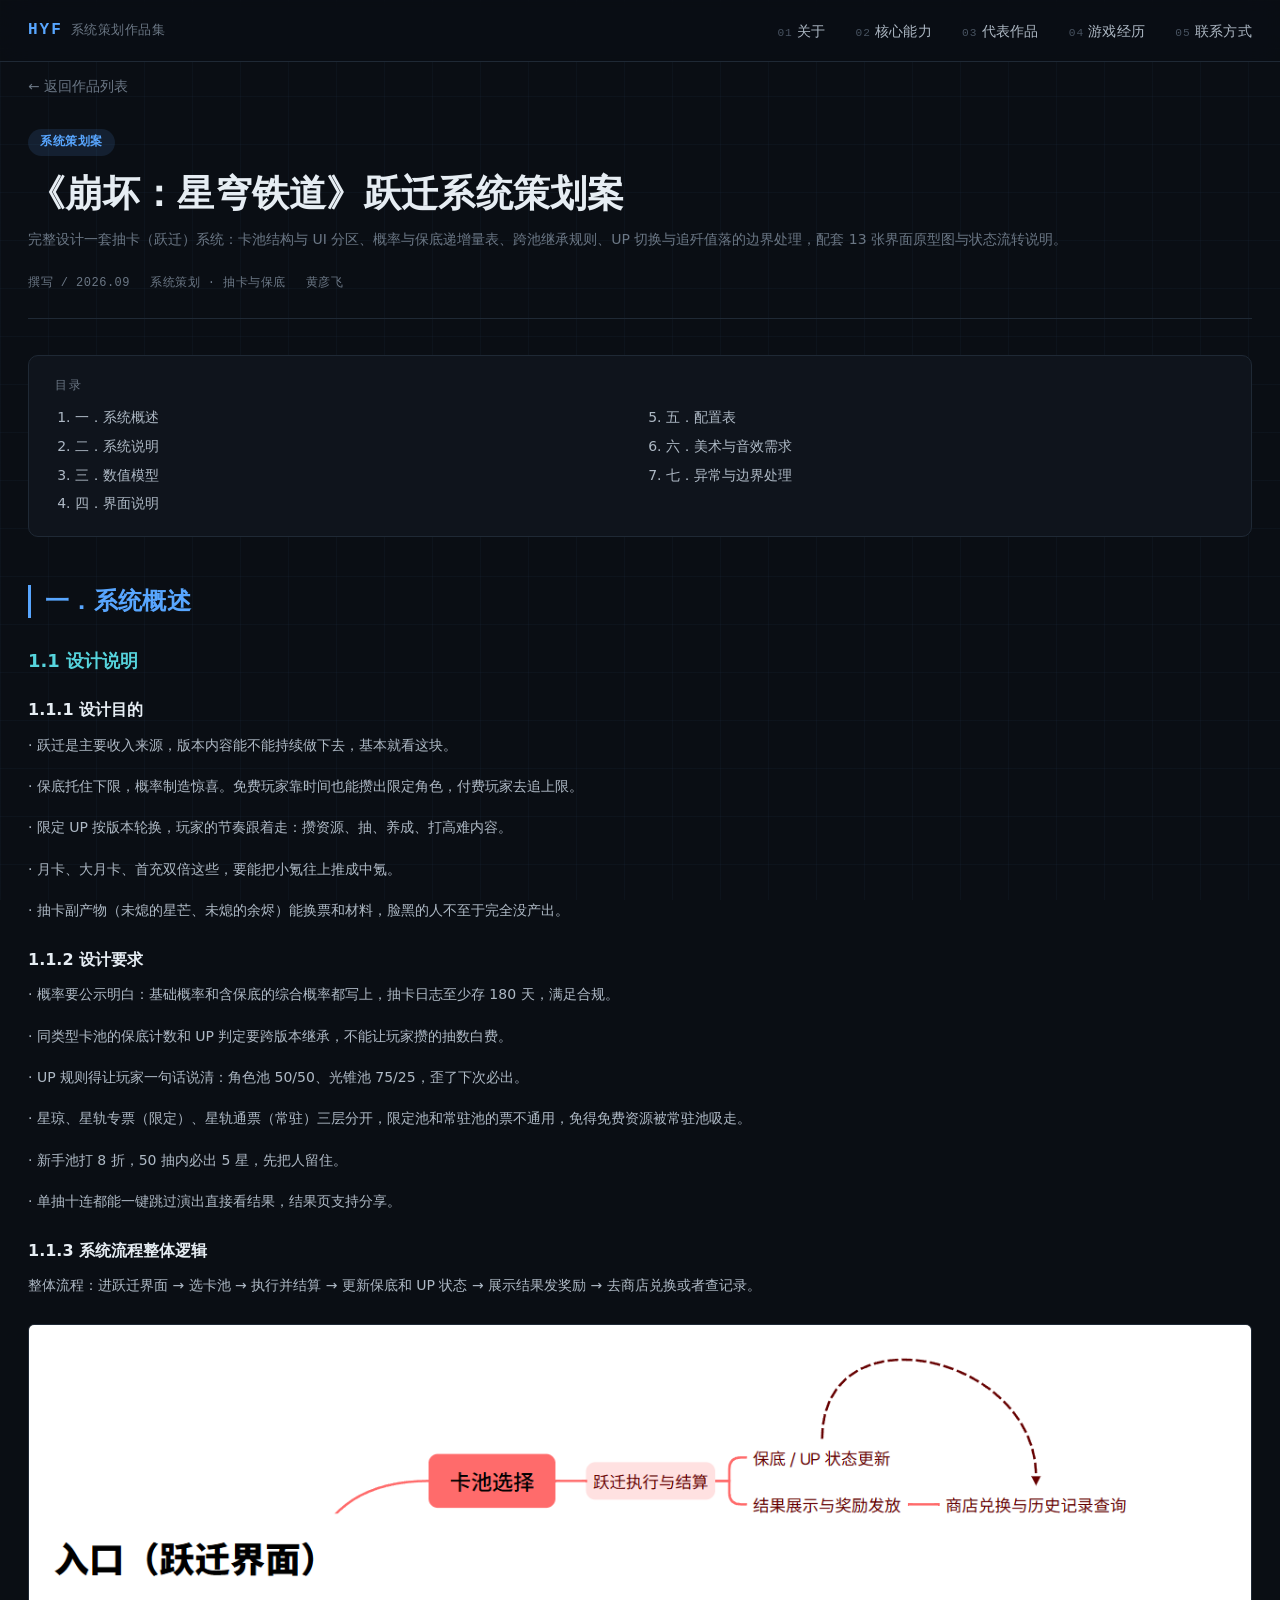
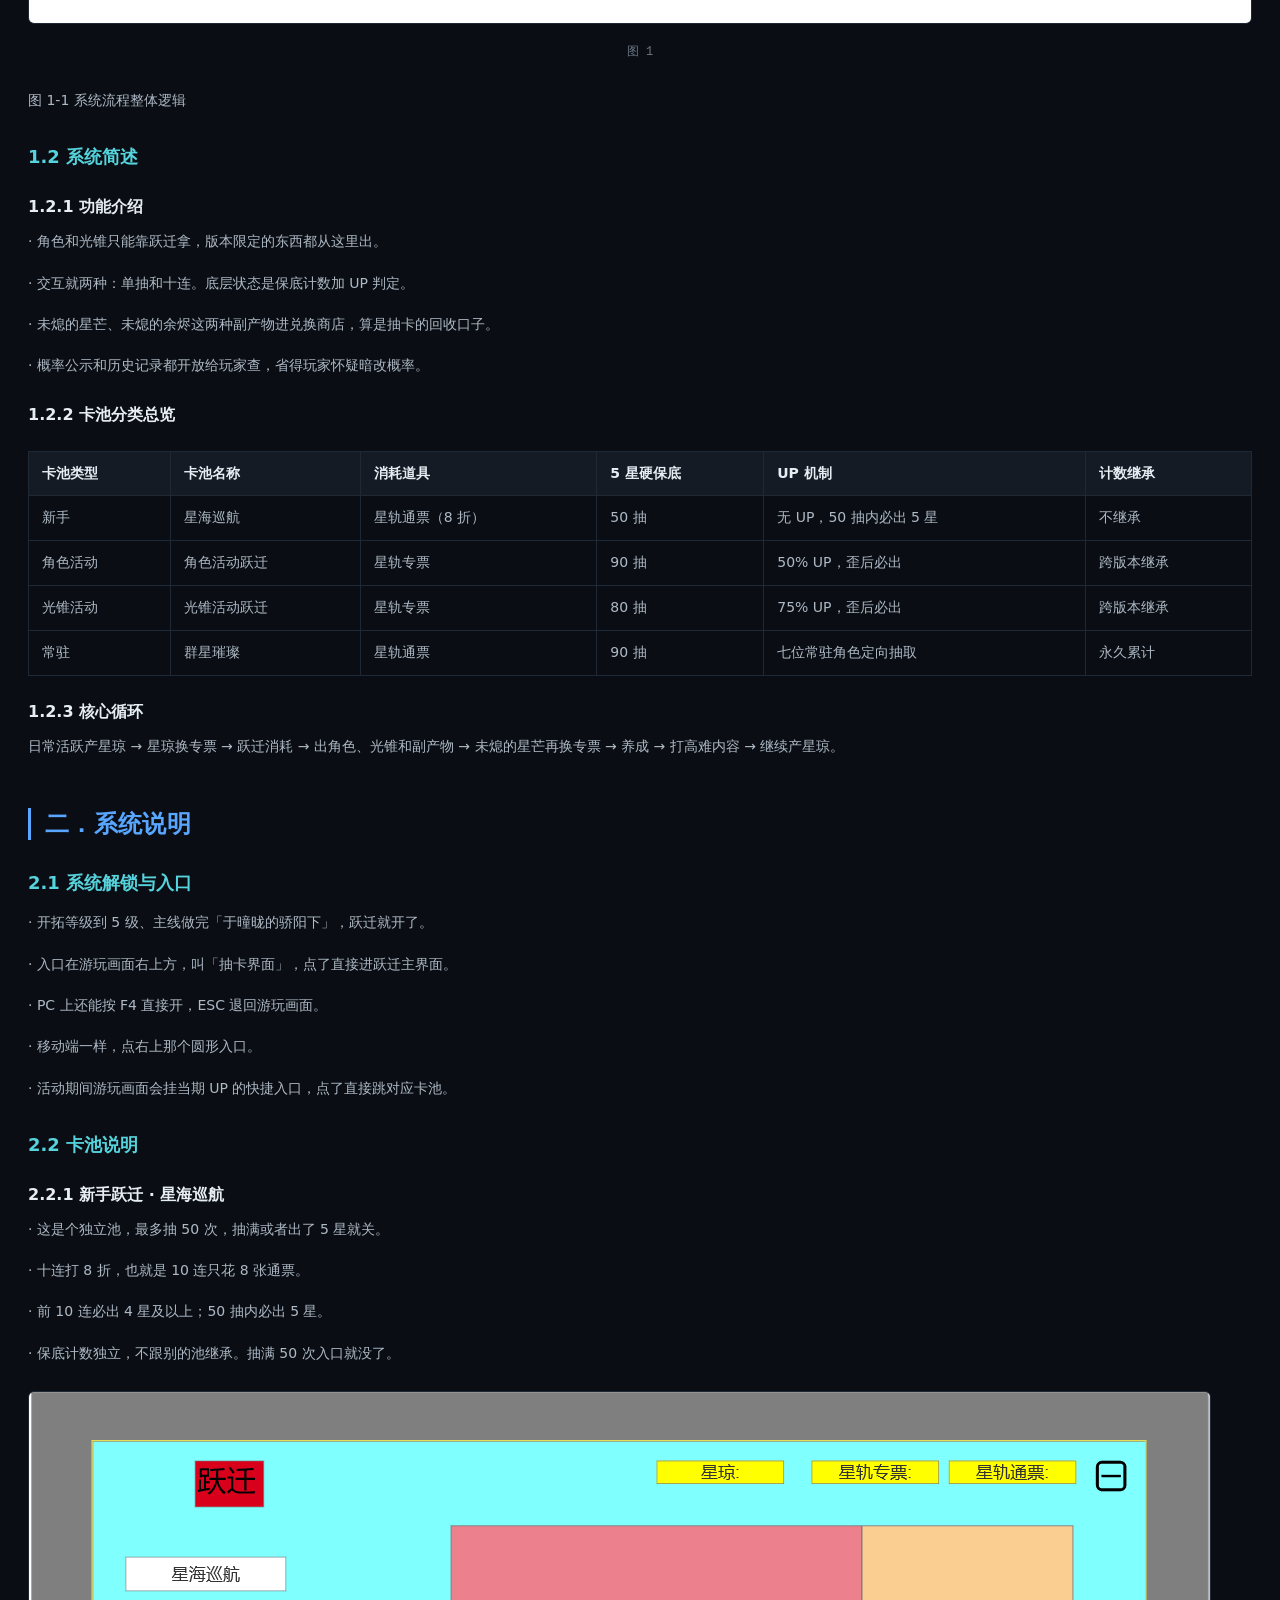
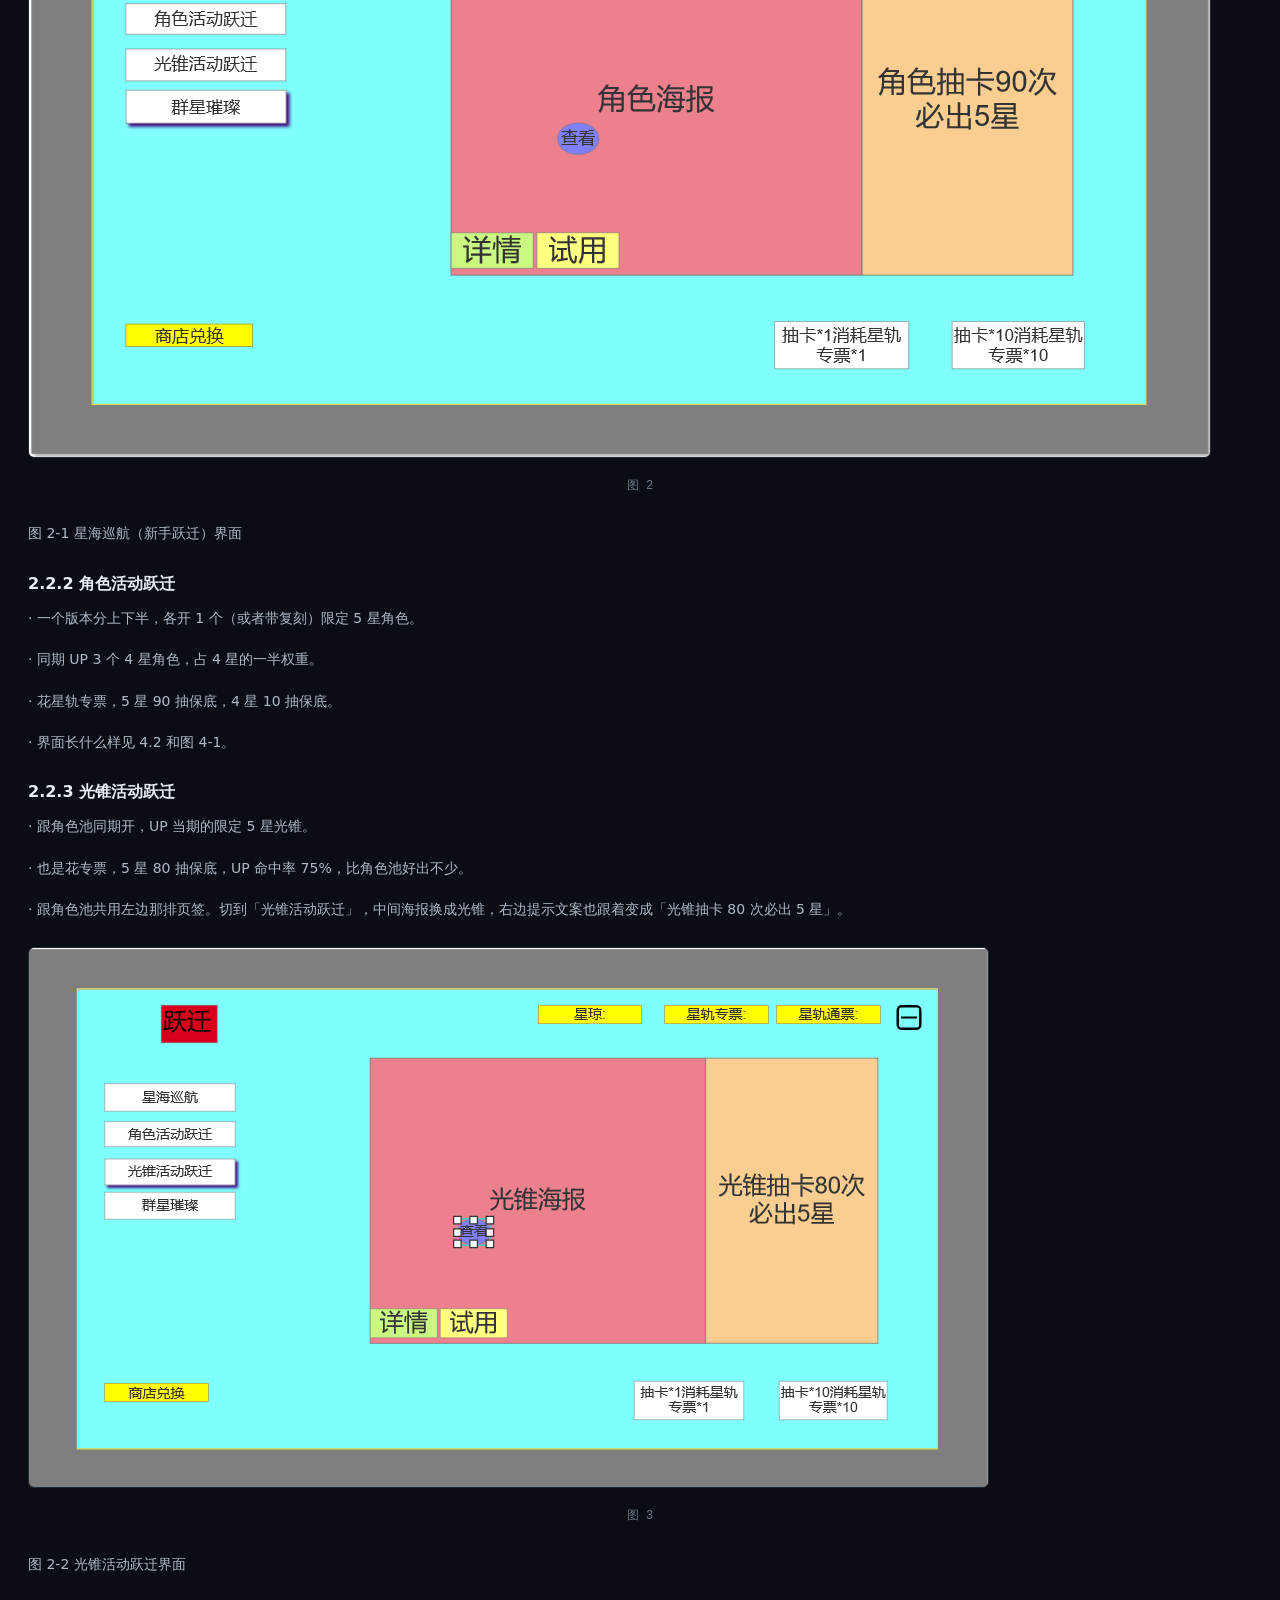
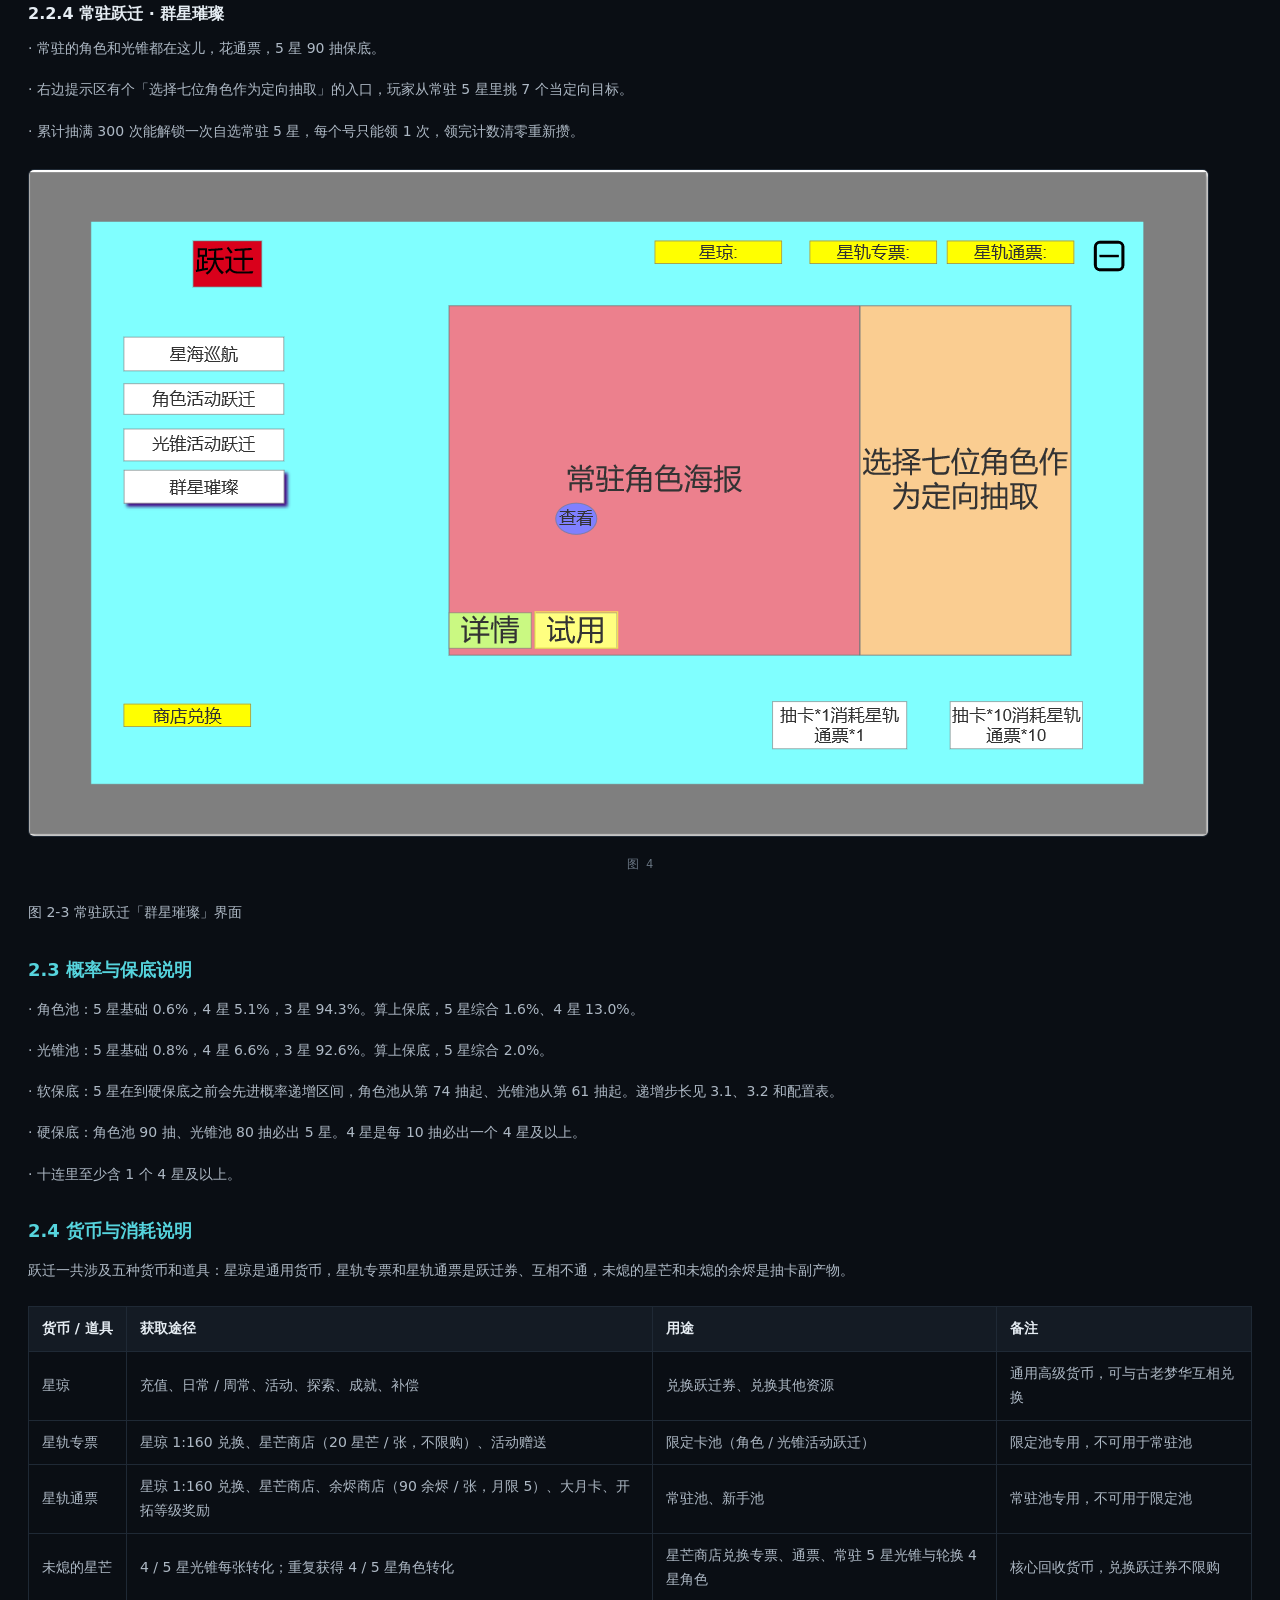
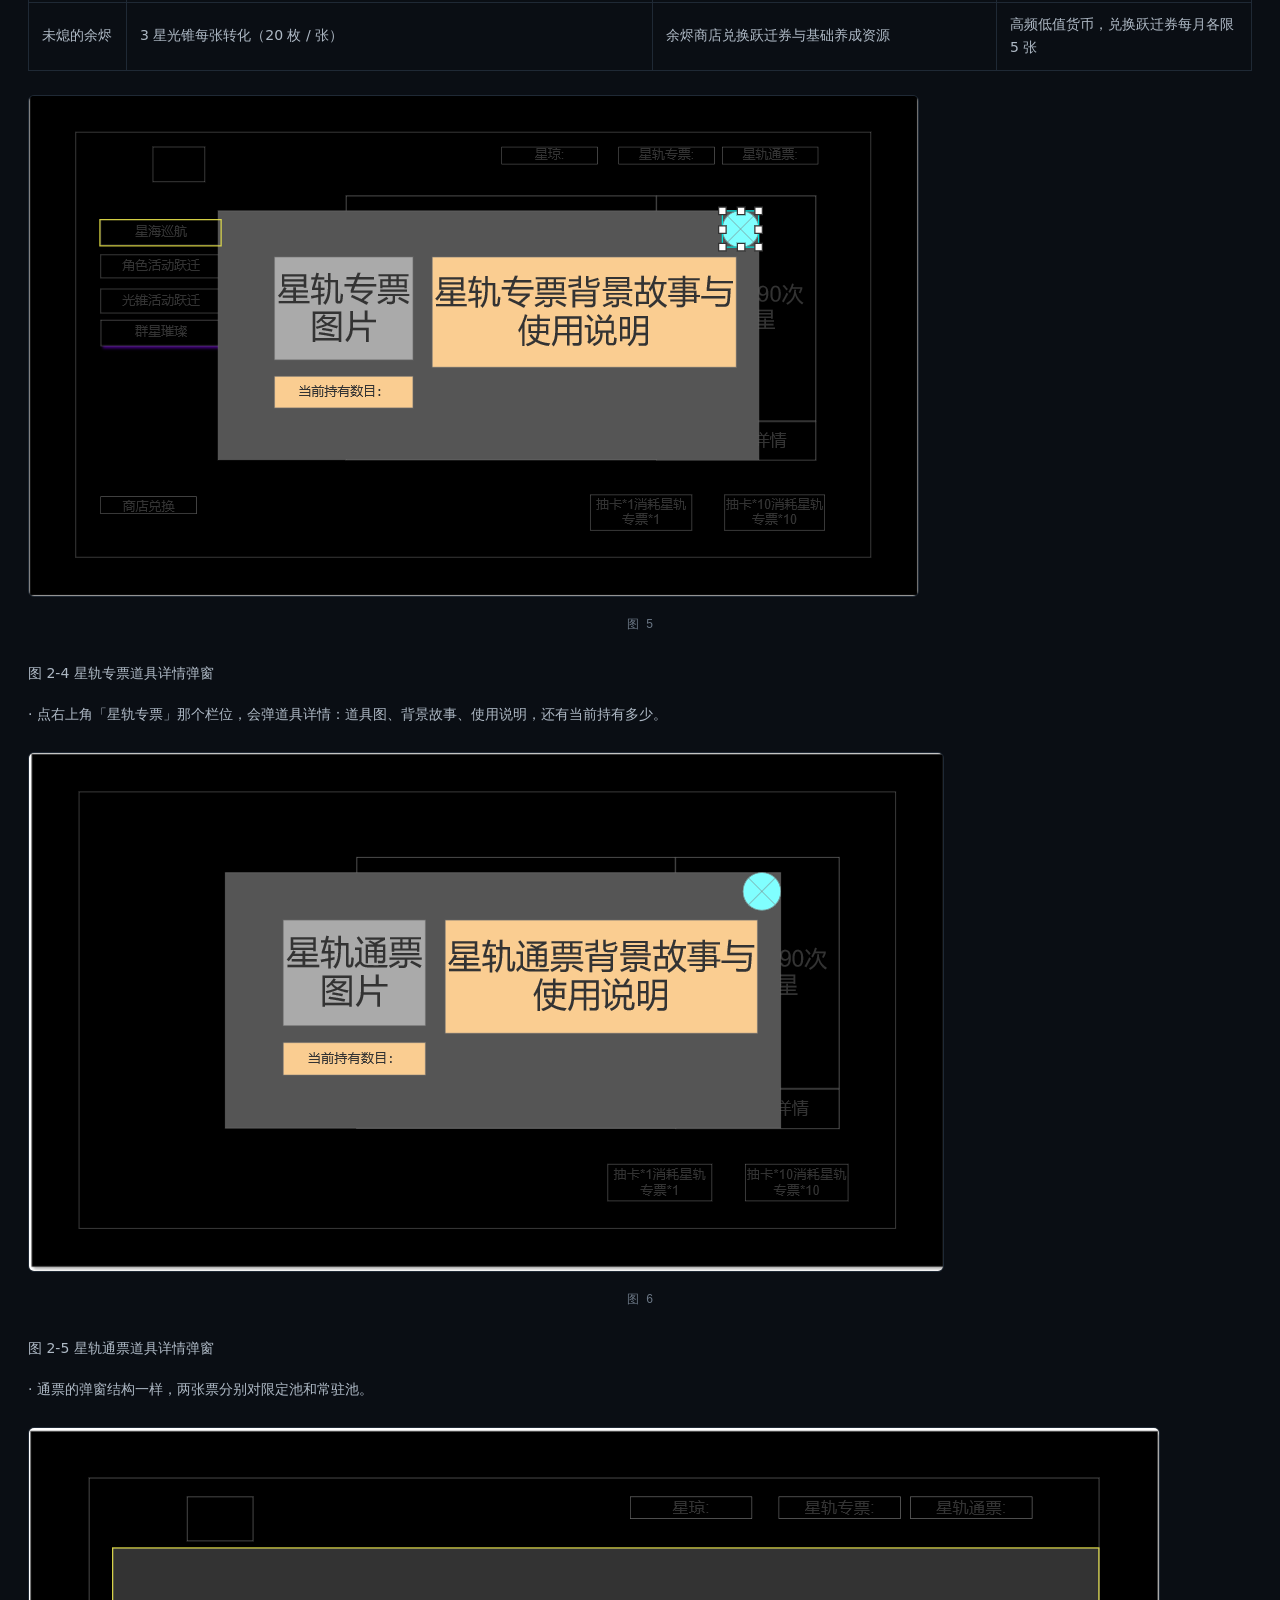
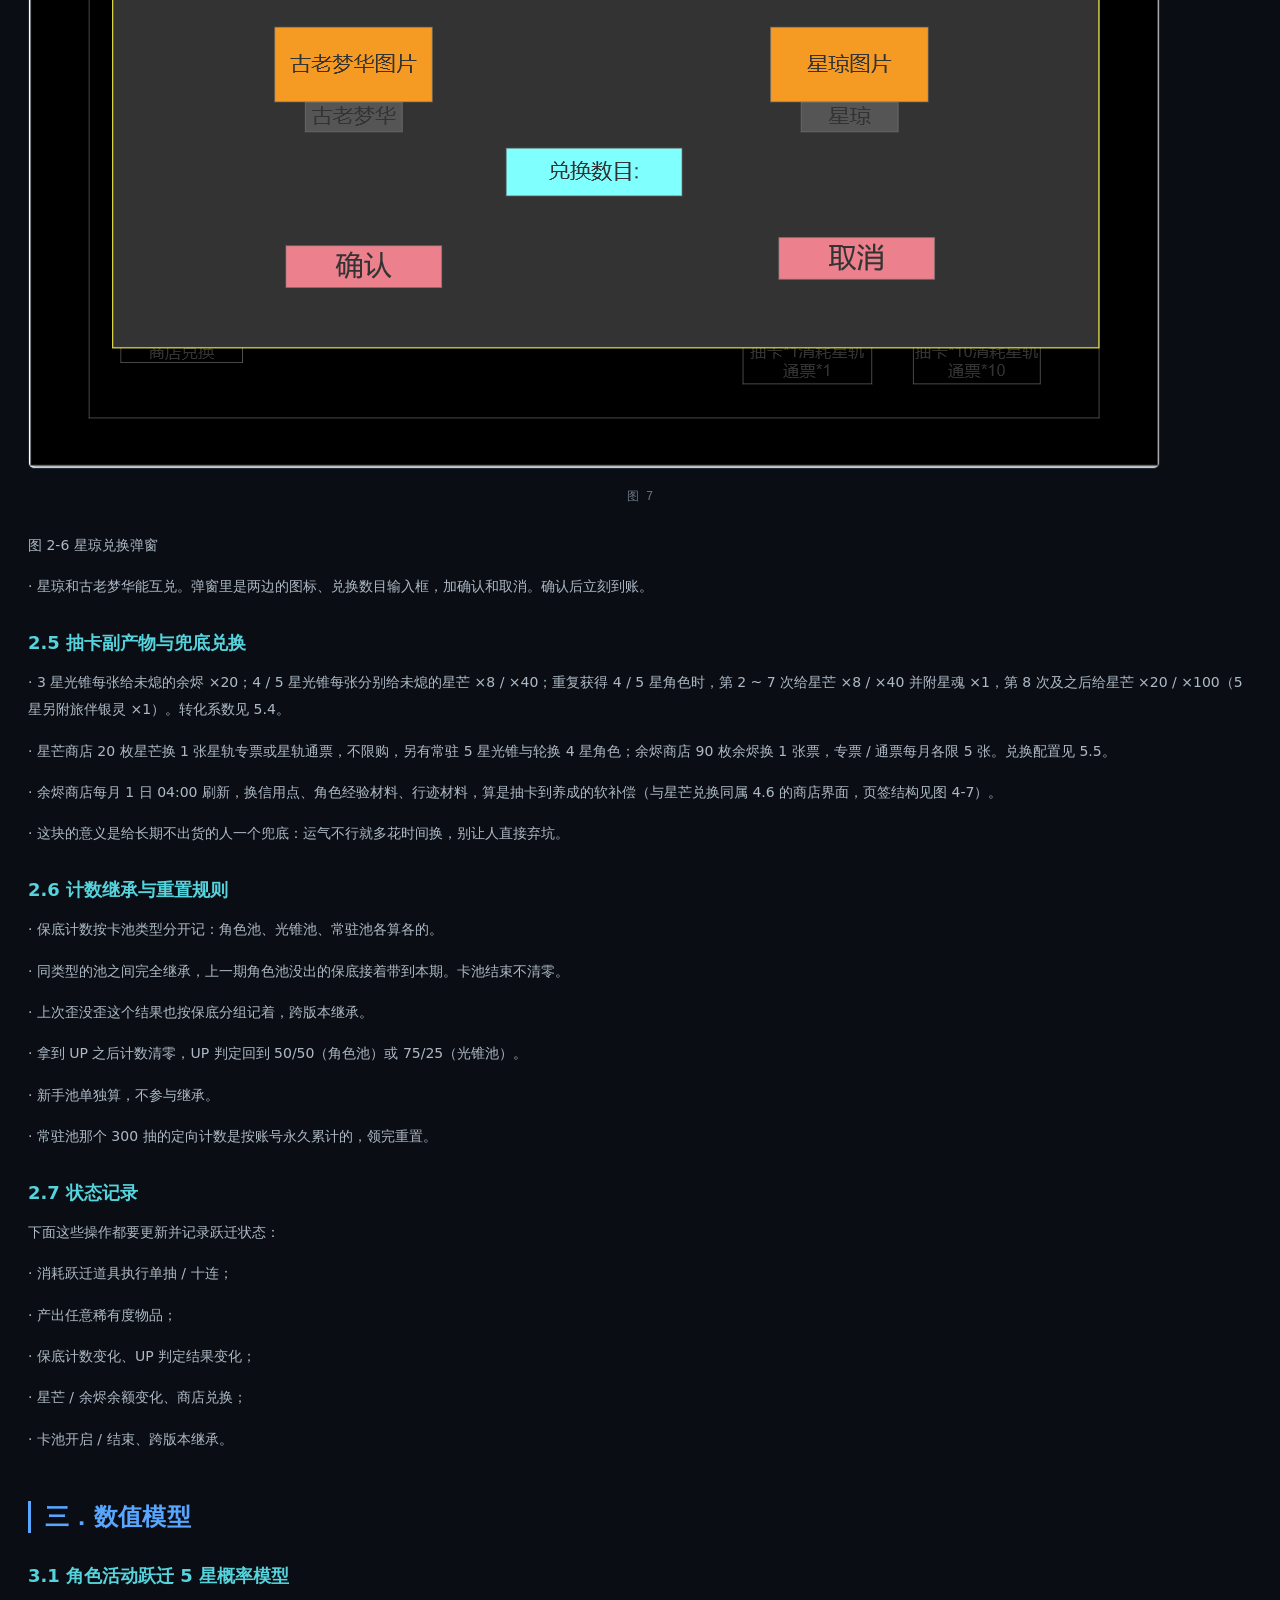
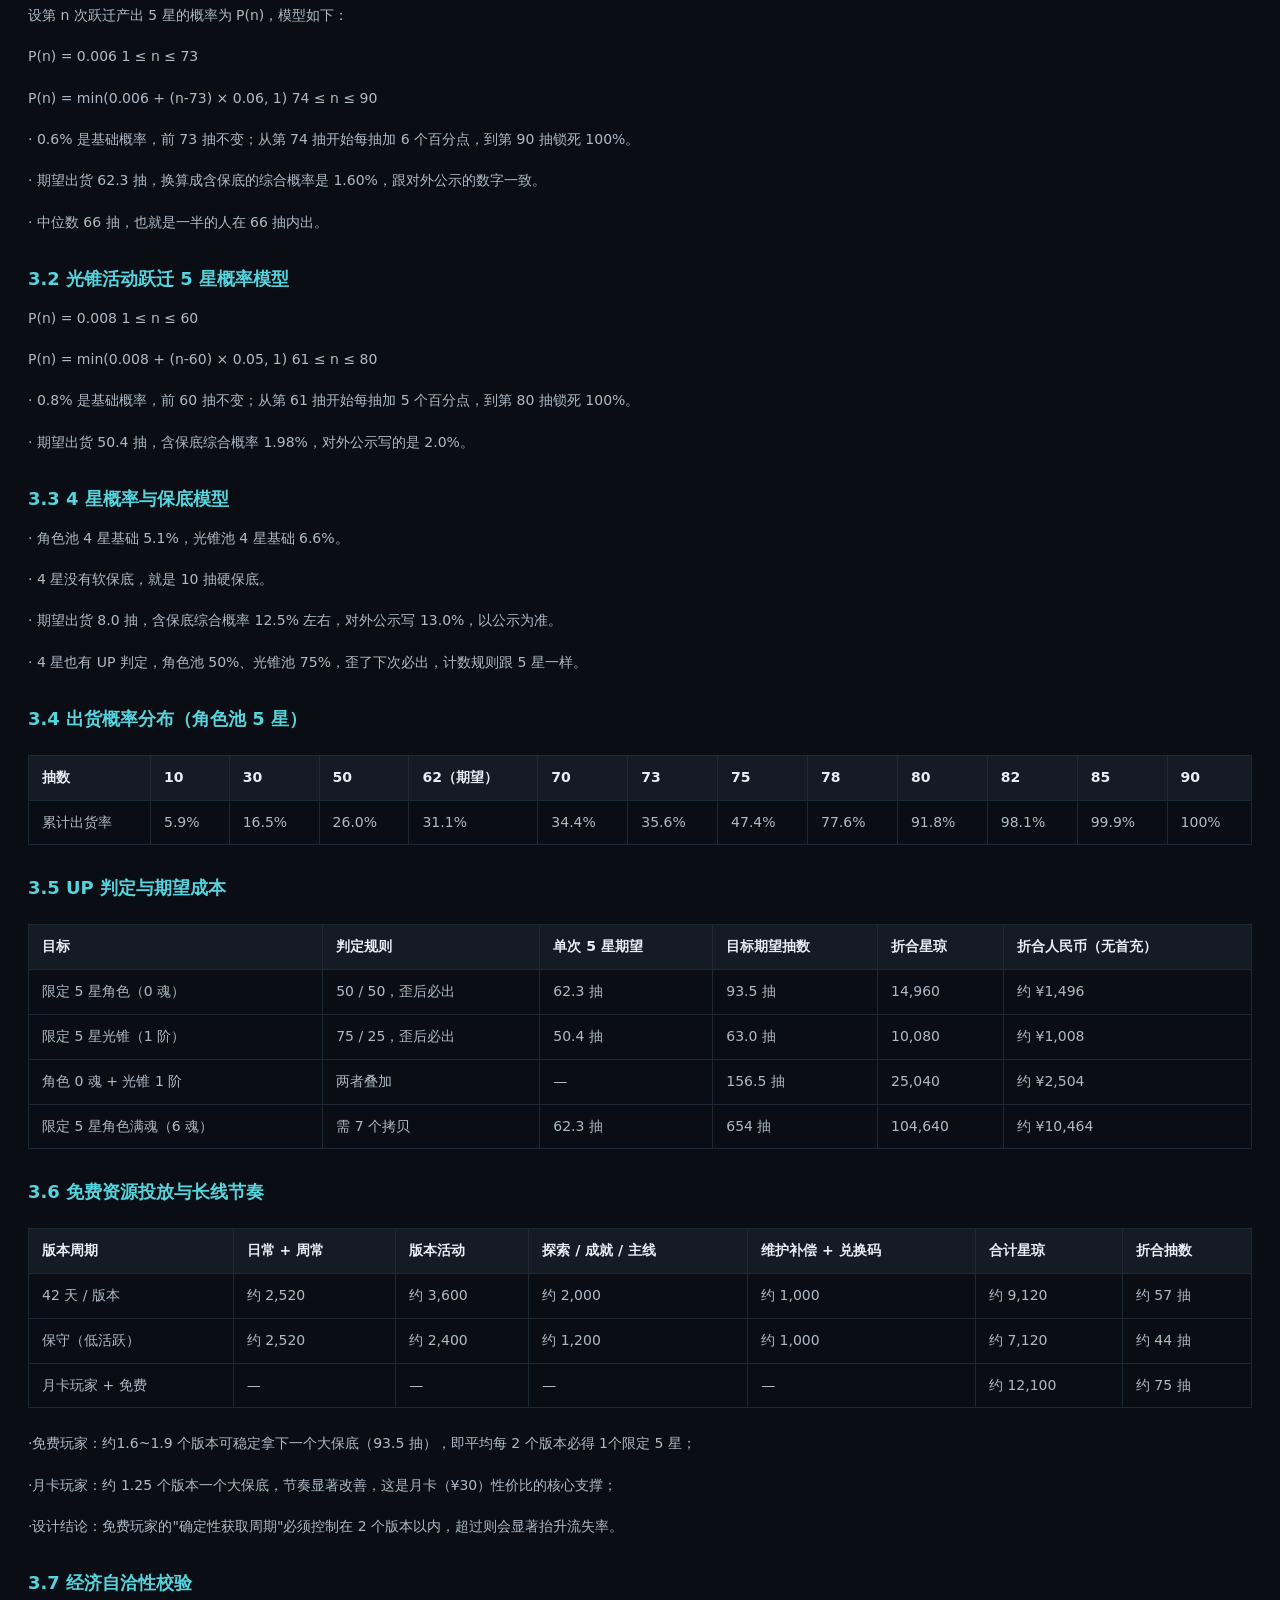
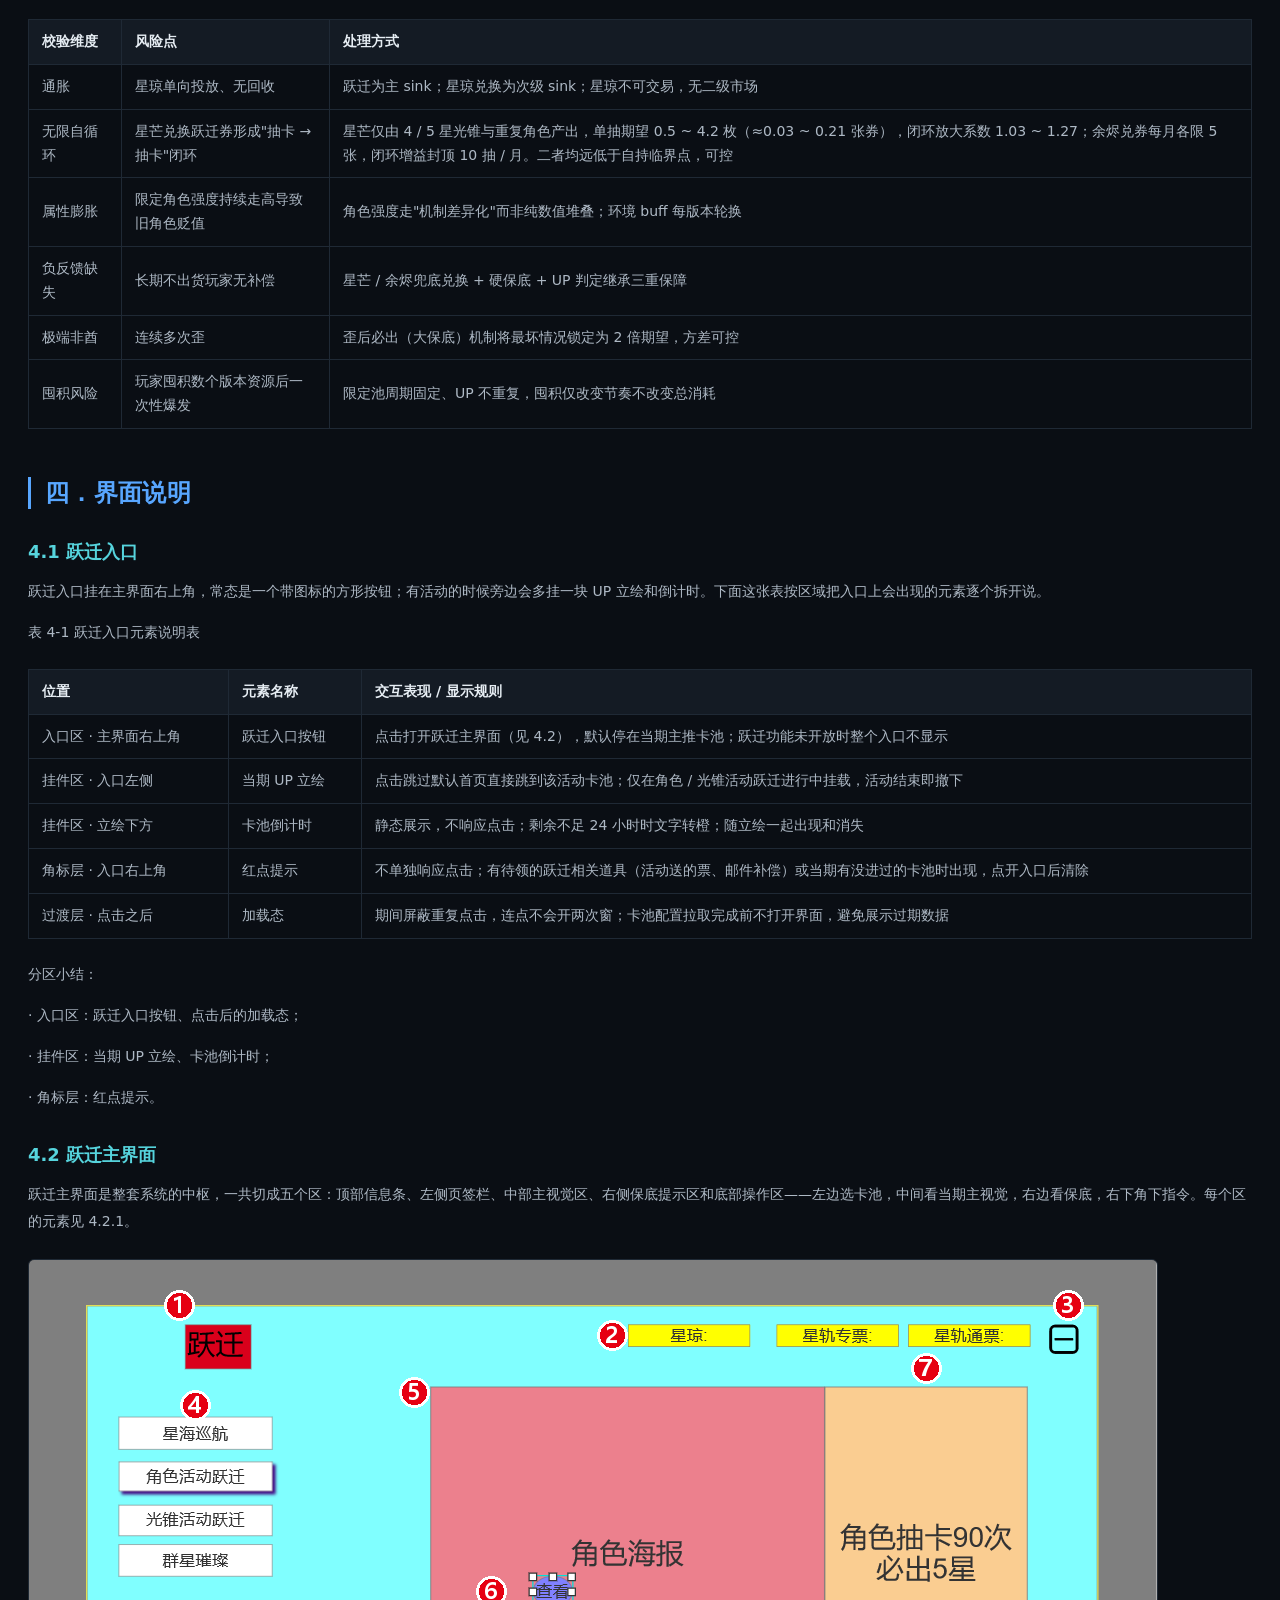
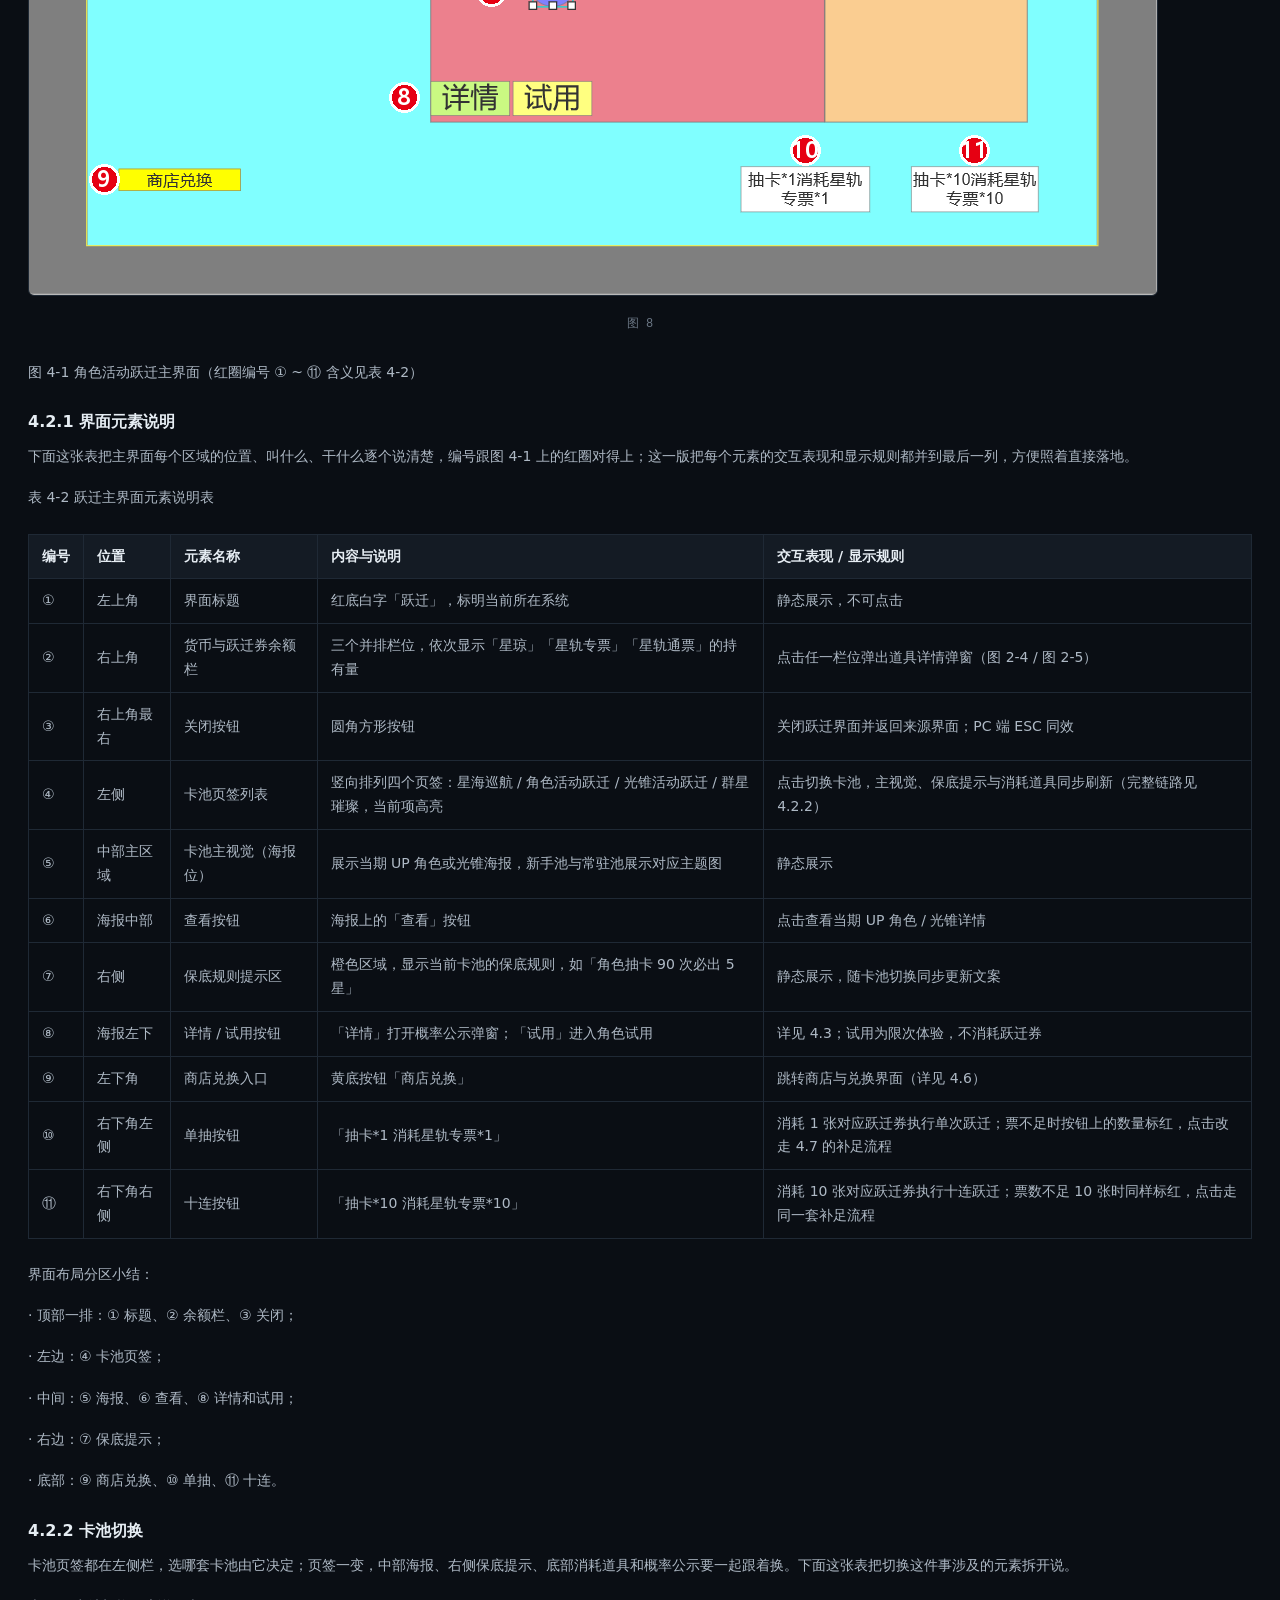
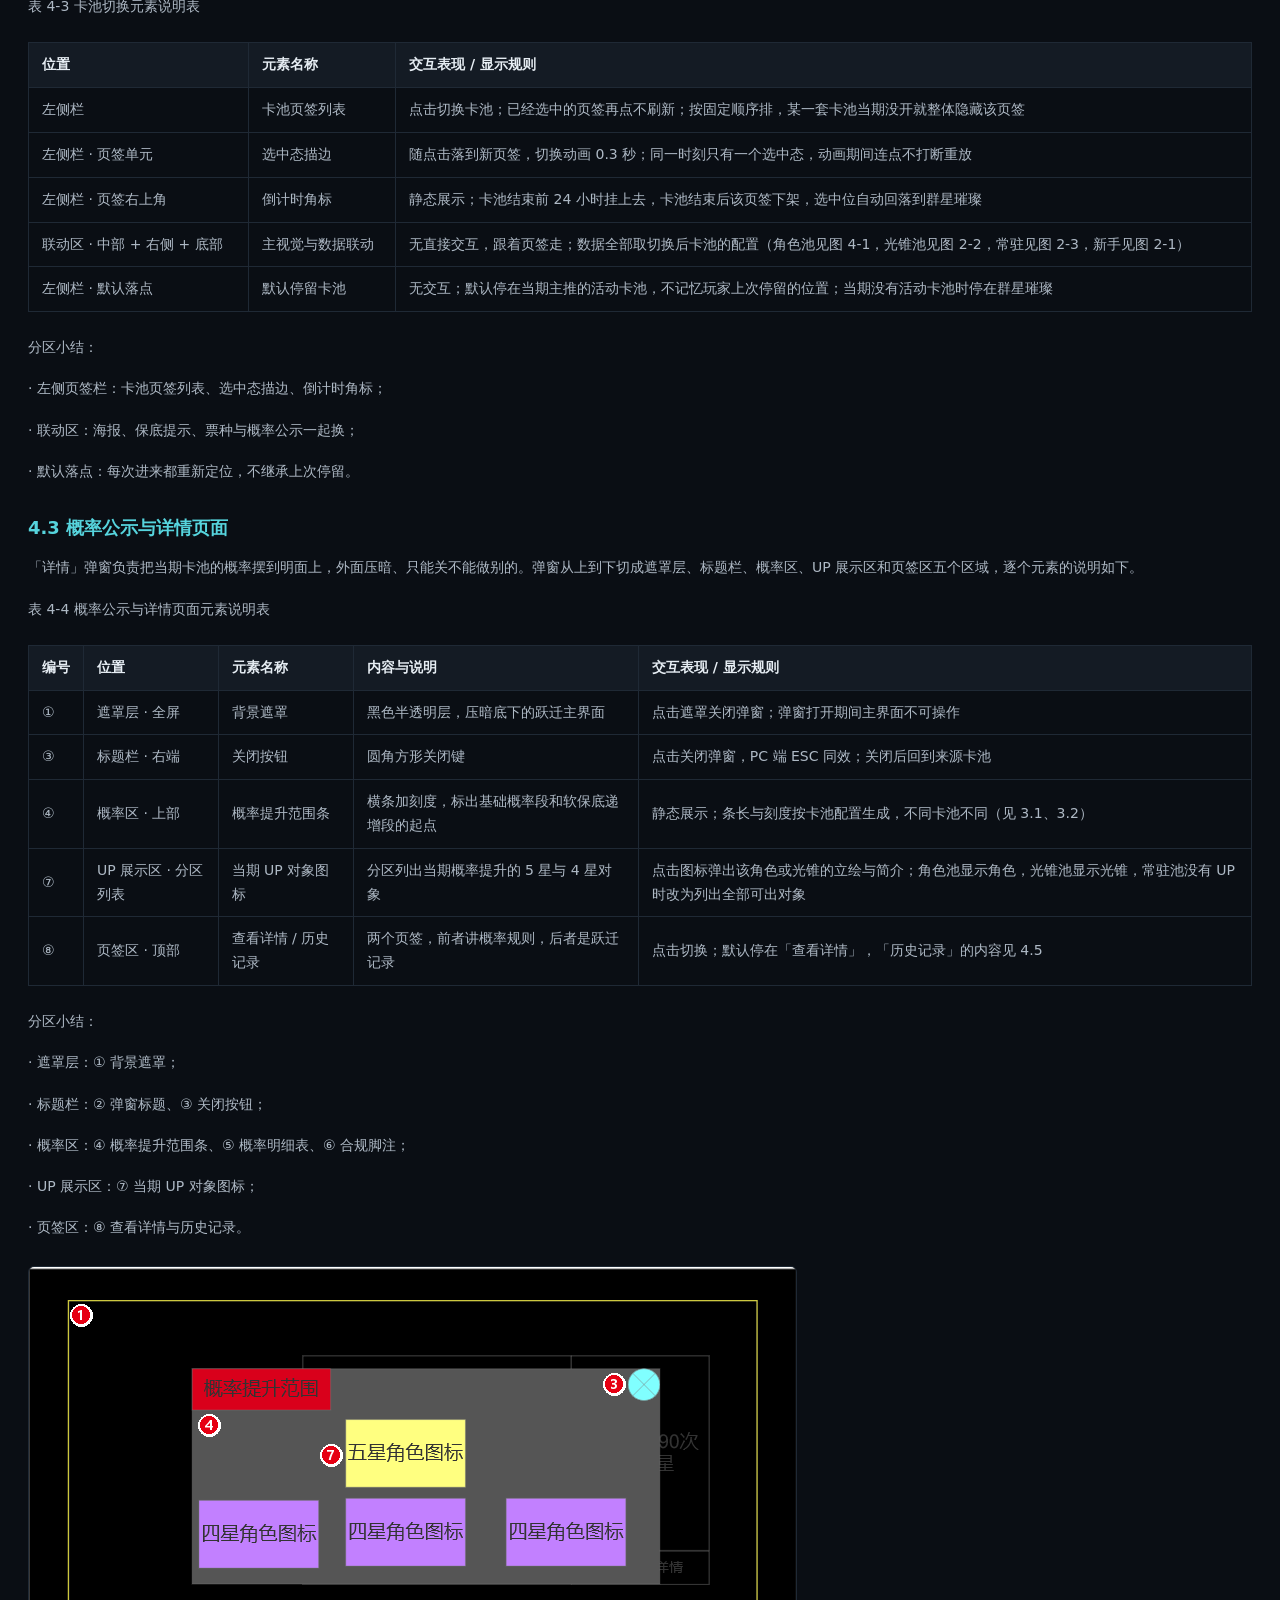
<file: works/hsr-warp-design.html>
<!DOCTYPE html>
<html lang="zh-CN">
<head>
<meta charset="UTF-8">
<meta name="viewport" content="width=device-width, initial-scale=1">
<title>《崩坏：星穹铁道》跃迁系统策划案 · 黄彦飞</title>
<meta name="description" content="《崩坏：星穹铁道》跃迁系统策划案 — 系统策划作品集 by 黄彦飞">
<link rel="stylesheet" href="../assets/styles.css">
</head>
<body>
<nav class="nav">
  <div class="nav__inner">
    <a class="nav__logo" href="../index.html">HYF<span>系统策划作品集</span></a>
    <button class="nav__toggle" aria-label="菜单">&#9776;</button>
    <ul class="nav__links">
      <li><a href="../index.html#about"><em>01</em>关于</a></li>
      <li><a href="../index.html#skills"><em>02</em>核心能力</a></li>
      <li><a href="../index.html#work"><em>03</em>代表作品</a></li>
      <li><a href="../index.html#play"><em>04</em>游戏经历</a></li>
      <li><a href="../index.html#contact"><em>05</em>联系方式</a></li>
    </ul>
  </div>
</nav>

<main class="page">
  <div class="page__body">
    <a class="page__back" href="../index.html#work">&#8592; 返回作品列表</a>

    <header class="doc-head">
      <span class="doc-head__tag tag--design">系统策划案</span>
      <h1>《崩坏：星穹铁道》跃迁系统策划案</h1>
      <p class="doc-head__desc">完整设计一套抽卡（跃迁）系统：卡池结构与 UI 分区、概率与保底递增量表、跨池继承规则、UP 切换与追歼值落的边界处理，配套 13 张界面原型图与状态流转说明。</p>
      <div class="doc-meta">
        <span>撰写 / 2026.09</span>
        <span>系统策划 · 抽卡与保底</span>
        <span>黄彦飞</span>
      </div>
    </header>

    <nav class="doc-nav" id="toc-box" style="display:none">
      <div class="doc-nav__title">目录</div>
      <ol id="toc-list"></ol>
    </nav>

    <article class="doc">
<h2>一．系统概述</h2>
<h3>1.1 设计说明</h3>
<h4>1.1.1 设计目的</h4>
<p>· 跃迁是主要收入来源，版本内容能不能持续做下去，基本就看这块。</p>
<p>· 保底托住下限，概率制造惊喜。免费玩家靠时间也能攒出限定角色，付费玩家去追上限。</p>
<p>· 限定 UP 按版本轮换，玩家的节奏跟着走：攒资源、抽、养成、打高难内容。</p>
<p>· 月卡、大月卡、首充双倍这些，要能把小氪往上推成中氪。</p>
<p>· 抽卡副产物（未熄的星芒、未熄的余烬）能换票和材料，脸黑的人不至于完全没产出。</p>
<h4>1.1.2 设计要求</h4>
<p>· 概率要公示明白：基础概率和含保底的综合概率都写上，抽卡日志至少存 180 天，满足合规。</p>
<p>· 同类型卡池的保底计数和 UP 判定要跨版本继承，不能让玩家攒的抽数白费。</p>
<p>· UP 规则得让玩家一句话说清：角色池 50/50、光锥池 75/25，歪了下次必出。</p>
<p>· 星琼、星轨专票（限定）、星轨通票（常驻）三层分开，限定池和常驻池的票不通用，免得免费资源被常驻池吸走。</p>
<p>· 新手池打 8 折，50 抽内必出 5 星，先把人留住。</p>
<p>· 单抽十连都能一键跳过演出直接看结果，结果页支持分享。</p>
<h4>1.1.3 系统流程整体逻辑</h4>
<p>整体流程：进跃迁界面 → 选卡池 → 执行并结算 → 更新保底和 UP 状态 → 展示结果发奖励 → 去商店兑换或者查记录。</p>
<figure class="figure"><img src="assets/img/hsr-warp-design/fig01.png" alt="图 1"><figcaption>图 1</figcaption></figure>
<p>图 1-1  系统流程整体逻辑</p>
<h3>1.2 系统简述</h3>
<h4>1.2.1 功能介绍</h4>
<p>· 角色和光锥只能靠跃迁拿，版本限定的东西都从这里出。</p>
<p>· 交互就两种：单抽和十连。底层状态是保底计数加 UP 判定。</p>
<p>· 未熄的星芒、未熄的余烬这两种副产物进兑换商店，算是抽卡的回收口子。</p>
<p>· 概率公示和历史记录都开放给玩家查，省得玩家怀疑暗改概率。</p>
<h4>1.2.2 卡池分类总览</h4>
<div class="table-scroll"><table><tr><th>卡池类型</th><th>卡池名称</th><th>消耗道具</th><th>5 星硬保底</th><th>UP 机制</th><th>计数继承</th></tr><tr><td>新手</td><td>星海巡航</td><td>星轨通票（8 折）</td><td>50 抽</td><td>无 UP，50 抽内必出 5 星</td><td>不继承</td></tr><tr><td>角色活动</td><td>角色活动跃迁</td><td>星轨专票</td><td>90 抽</td><td>50% UP，歪后必出</td><td>跨版本继承</td></tr><tr><td>光锥活动</td><td>光锥活动跃迁</td><td>星轨专票</td><td>80 抽</td><td>75% UP，歪后必出</td><td>跨版本继承</td></tr><tr><td>常驻</td><td>群星璀璨</td><td>星轨通票</td><td>90 抽</td><td>七位常驻角色定向抽取</td><td>永久累计</td></tr></table></div>
<h4>1.2.3 核心循环</h4>
<p>日常活跃产星琼 → 星琼换专票 → 跃迁消耗 → 出角色、光锥和副产物 → 未熄的星芒再换专票 → 养成 → 打高难内容 → 继续产星琼。</p>
<h2>二．系统说明</h2>
<h3>2.1 系统解锁与入口</h3>
<p>· 开拓等级到 5 级、主线做完「于曈昽的骄阳下」，跃迁就开了。</p>
<p>· 入口在游玩画面右上方，叫「抽卡界面」，点了直接进跃迁主界面。</p>
<p>· PC 上还能按 F4 直接开，ESC 退回游玩画面。</p>
<p>· 移动端一样，点右上那个圆形入口。</p>
<p>· 活动期间游玩画面会挂当期 UP 的快捷入口，点了直接跳对应卡池。</p>
<h3>2.2 卡池说明</h3>
<h4>2.2.1 新手跃迁 · 星海巡航</h4>
<p>· 这是个独立池，最多抽 50 次，抽满或者出了 5 星就关。</p>
<p>· 十连打 8 折，也就是 10 连只花 8 张通票。</p>
<p>· 前 10 连必出 4 星及以上；50 抽内必出 5 星。</p>
<p>· 保底计数独立，不跟别的池继承。抽满 50 次入口就没了。</p>
<figure class="figure"><img src="assets/img/hsr-warp-design/fig02.png" alt="图 2"><figcaption>图 2</figcaption></figure>
<p>图 2-1  星海巡航（新手跃迁）界面</p>
<h4>2.2.2 角色活动跃迁</h4>
<p>· 一个版本分上下半，各开 1 个（或者带复刻）限定 5 星角色。</p>
<p>· 同期 UP 3 个 4 星角色，占 4 星的一半权重。</p>
<p>· 花星轨专票，5 星 90 抽保底，4 星 10 抽保底。</p>
<p>· 界面长什么样见 4.2 和图 4-1。</p>
<h4>2.2.3 光锥活动跃迁</h4>
<p>· 跟角色池同期开，UP 当期的限定 5 星光锥。</p>
<p>· 也是花专票，5 星 80 抽保底，UP 命中率 75%，比角色池好出不少。</p>
<p>· 跟角色池共用左边那排页签。切到「光锥活动跃迁」，中间海报换成光锥，右边提示文案也跟着变成「光锥抽卡 80 次必出 5 星」。</p>
<figure class="figure"><img src="assets/img/hsr-warp-design/fig03.png" alt="图 3"><figcaption>图 3</figcaption></figure>
<p>图 2-2  光锥活动跃迁界面</p>
<h4>2.2.4 常驻跃迁 · 群星璀璨</h4>
<p>· 常驻的角色和光锥都在这儿，花通票，5 星 90 抽保底。</p>
<p>· 右边提示区有个「选择七位角色作为定向抽取」的入口，玩家从常驻 5 星里挑 7 个当定向目标。</p>
<p>· 累计抽满 300 次能解锁一次自选常驻 5 星，每个号只能领 1 次，领完计数清零重新攒。</p>
<figure class="figure"><img src="assets/img/hsr-warp-design/fig04.png" alt="图 4"><figcaption>图 4</figcaption></figure>
<p>图 2-3  常驻跃迁「群星璀璨」界面</p>
<h3>2.3 概率与保底说明</h3>
<p>· 角色池：5 星基础 0.6%，4 星 5.1%，3 星 94.3%。算上保底，5 星综合 1.6%、4 星 13.0%。</p>
<p>· 光锥池：5 星基础 0.8%，4 星 6.6%，3 星 92.6%。算上保底，5 星综合 2.0%。</p>
<p>· 软保底：5 星在到硬保底之前会先进概率递增区间，角色池从第 74 抽起、光锥池从第 61 抽起。递增步长见 3.1、3.2 和配置表。</p>
<p>· 硬保底：角色池 90 抽、光锥池 80 抽必出 5 星。4 星是每 10 抽必出一个 4 星及以上。</p>
<p>· 十连里至少含 1 个 4 星及以上。</p>
<h3>2.4 货币与消耗说明</h3>
<p>跃迁一共涉及五种货币和道具：星琼是通用货币，星轨专票和星轨通票是跃迁券、互相不通，未熄的星芒和未熄的余烬是抽卡副产物。</p>
<div class="table-scroll"><table><tr><th>货币 / 道具</th><th>获取途径</th><th>用途</th><th>备注</th></tr><tr><td>星琼</td><td>充值、日常 / 周常、活动、探索、成就、补偿</td><td>兑换跃迁券、兑换其他资源</td><td>通用高级货币，可与古老梦华互相兑换</td></tr><tr><td>星轨专票</td><td>星琼 1:160 兑换、星芒商店（20 星芒 / 张，不限购）、活动赠送</td><td>限定卡池（角色 / 光锥活动跃迁）</td><td>限定池专用，不可用于常驻池</td></tr><tr><td>星轨通票</td><td>星琼 1:160 兑换、星芒商店、余烬商店（90 余烬 / 张，月限 5）、大月卡、开拓等级奖励</td><td>常驻池、新手池</td><td>常驻池专用，不可用于限定池</td></tr><tr><td>未熄的星芒</td><td>4 / 5 星光锥每张转化；重复获得 4 / 5 星角色转化</td><td>星芒商店兑换专票、通票、常驻 5 星光锥与轮换 4 星角色</td><td>核心回收货币，兑换跃迁券不限购</td></tr><tr><td>未熄的余烬</td><td>3 星光锥每张转化（20 枚 / 张）</td><td>余烬商店兑换跃迁券与基础养成资源</td><td>高频低值货币，兑换跃迁券每月各限 5 张</td></tr></table></div>
<figure class="figure"><img src="assets/img/hsr-warp-design/fig05.png" alt="图 5"><figcaption>图 5</figcaption></figure>
<p>图 2-4  星轨专票道具详情弹窗</p>
<p>· 点右上角「星轨专票」那个栏位，会弹道具详情：道具图、背景故事、使用说明，还有当前持有多少。</p>
<figure class="figure"><img src="assets/img/hsr-warp-design/fig06.png" alt="图 6"><figcaption>图 6</figcaption></figure>
<p>图 2-5  星轨通票道具详情弹窗</p>
<p>· 通票的弹窗结构一样，两张票分别对限定池和常驻池。</p>
<figure class="figure"><img src="assets/img/hsr-warp-design/fig07.png" alt="图 7"><figcaption>图 7</figcaption></figure>
<p>图 2-6  星琼兑换弹窗</p>
<p>· 星琼和古老梦华能互兑。弹窗里是两边的图标、兑换数目输入框，加确认和取消。确认后立刻到账。</p>
<h3>2.5 抽卡副产物与兜底兑换</h3>
<p>· 3 星光锥每张给未熄的余烬 ×20；4 / 5 星光锥每张分别给未熄的星芒 ×8 / ×40；重复获得 4 / 5 星角色时，第 2 ~ 7 次给星芒 ×8 / ×40 并附星魂 ×1，第 8 次及之后给星芒 ×20 / ×100（5 星另附旅伴银灵 ×1）。转化系数见 5.4。</p>
<p>· 星芒商店 20 枚星芒换 1 张星轨专票或星轨通票，不限购，另有常驻 5 星光锥与轮换 4 星角色；余烬商店 90 枚余烬换 1 张票，专票 / 通票每月各限 5 张。兑换配置见 5.5。</p>
<p>· 余烬商店每月 1 日 04:00 刷新，换信用点、角色经验材料、行迹材料，算是抽卡到养成的软补偿（与星芒兑换同属 4.6 的商店界面，页签结构见图 4-7）。</p>
<p>· 这块的意义是给长期不出货的人一个兜底：运气不行就多花时间换，别让人直接弃坑。</p>
<h3>2.6 计数继承与重置规则</h3>
<p>· 保底计数按卡池类型分开记：角色池、光锥池、常驻池各算各的。</p>
<p>· 同类型的池之间完全继承，上一期角色池没出的保底接着带到本期。卡池结束不清零。</p>
<p>· 上次歪没歪这个结果也按保底分组记着，跨版本继承。</p>
<p>· 拿到 UP 之后计数清零，UP 判定回到 50/50（角色池）或 75/25（光锥池）。</p>
<p>· 新手池单独算，不参与继承。</p>
<p>· 常驻池那个 300 抽的定向计数是按账号永久累计的，领完重置。</p>
<h3>2.7 状态记录</h3>
<p>下面这些操作都要更新并记录跃迁状态：</p>
<p>· 消耗跃迁道具执行单抽 / 十连；</p>
<p>· 产出任意稀有度物品；</p>
<p>· 保底计数变化、UP 判定结果变化；</p>
<p>· 星芒 / 余烬余额变化、商店兑换；</p>
<p>· 卡池开启 / 结束、跨版本继承。</p>
<h2>三．数值模型</h2>
<h3>3.1 角色活动跃迁 5 星概率模型</h3>
<p>设第 n 次跃迁产出 5 星的概率为 P(n)，模型如下：</p>
<p>P(n) = 0.006                          1 ≤ n ≤ 73</p>
<p>P(n) = min(0.006 + (n-73) × 0.06, 1)     74 ≤ n ≤ 90</p>
<p>· 0.6% 是基础概率，前 73 抽不变；从第 74 抽开始每抽加 6 个百分点，到第 90 抽锁死 100%。</p>
<p>· 期望出货 62.3 抽，换算成含保底的综合概率是 1.60%，跟对外公示的数字一致。</p>
<p>· 中位数 66 抽，也就是一半的人在 66 抽内出。</p>
<h3>3.2 光锥活动跃迁 5 星概率模型</h3>
<p>P(n) = 0.008                          1 ≤ n ≤ 60</p>
<p>P(n) = min(0.008 + (n-60) × 0.05, 1)     61 ≤ n ≤ 80</p>
<p>· 0.8% 是基础概率，前 60 抽不变；从第 61 抽开始每抽加 5 个百分点，到第 80 抽锁死 100%。</p>
<p>· 期望出货 50.4 抽，含保底综合概率 1.98%，对外公示写的是 2.0%。</p>
<h3>3.3 4 星概率与保底模型</h3>
<p>· 角色池 4 星基础 5.1%，光锥池 4 星基础 6.6%。</p>
<p>· 4 星没有软保底，就是 10 抽硬保底。</p>
<p>· 期望出货 8.0 抽，含保底综合概率 12.5% 左右，对外公示写 13.0%，以公示为准。</p>
<p>· 4 星也有 UP 判定，角色池 50%、光锥池 75%，歪了下次必出，计数规则跟 5 星一样。</p>
<h3>3.4 出货概率分布（角色池 5 星）</h3>
<div class="table-scroll"><table><tr><th>抽数</th><th>10</th><th>30</th><th>50</th><th>62（期望）</th><th>70</th><th>73</th><th>75</th><th>78</th><th>80</th><th>82</th><th>85</th><th>90</th></tr><tr><td>累计出货率</td><td>5.9%</td><td>16.5%</td><td>26.0%</td><td>31.1%</td><td>34.4%</td><td>35.6%</td><td>47.4%</td><td>77.6%</td><td>91.8%</td><td>98.1%</td><td>99.9%</td><td>100%</td></tr></table></div>
<h3>3.5 UP 判定与期望成本</h3>
<div class="table-scroll"><table><tr><th>目标</th><th>判定规则</th><th>单次 5 星期望</th><th>目标期望抽数</th><th>折合星琼</th><th>折合人民币（无首充）</th></tr><tr><td>限定 5 星角色（0 魂）</td><td>50 / 50，歪后必出</td><td>62.3 抽</td><td>93.5 抽</td><td>14,960</td><td>约 ¥1,496</td></tr><tr><td>限定 5 星光锥（1 阶）</td><td>75 / 25，歪后必出</td><td>50.4 抽</td><td>63.0 抽</td><td>10,080</td><td>约 ¥1,008</td></tr><tr><td>角色 0 魂 + 光锥 1 阶</td><td>两者叠加</td><td>—</td><td>156.5 抽</td><td>25,040</td><td>约 ¥2,504</td></tr><tr><td>限定 5 星角色满魂（6 魂）</td><td>需 7 个拷贝</td><td>62.3 抽</td><td>654 抽</td><td>104,640</td><td>约 ¥10,464</td></tr></table></div>
<h3>3.6 免费资源投放与长线节奏</h3>
<div class="table-scroll"><table><tr><th>版本周期</th><th>日常 + 周常</th><th>版本活动</th><th>探索 / 成就 / 主线</th><th>维护补偿 + 兑换码</th><th>合计星琼</th><th>折合抽数</th></tr><tr><td>42 天 / 版本</td><td>约 2,520</td><td>约 3,600</td><td>约 2,000</td><td>约 1,000</td><td>约 9,120</td><td>约 57 抽</td></tr><tr><td>保守（低活跃）</td><td>约 2,520</td><td>约 2,400</td><td>约 1,200</td><td>约 1,000</td><td>约 7,120</td><td>约 44 抽</td></tr><tr><td>月卡玩家 + 免费</td><td>—</td><td>—</td><td>—</td><td>—</td><td>约 12,100</td><td>约 75 抽</td></tr></table></div>
<p>·免费玩家：约1.6~1.9 个版本可稳定拿下一个大保底（93.5 抽），即平均每 2 个版本必得 1个限定 5 星；</p>
<p>·月卡玩家：约 1.25 个版本一个大保底，节奏显著改善，这是月卡（¥30）性价比的核心支撑；</p>
<p>·设计结论：免费玩家的"确定性获取周期"必须控制在 2 个版本以内，超过则会显著抬升流失率。</p>
<h3>3.7 经济自洽性校验</h3>
<div class="table-scroll"><table><tr><th>校验维度</th><th>风险点</th><th>处理方式</th></tr><tr><td>通胀</td><td>星琼单向投放、无回收</td><td>跃迁为主 sink；星琼兑换为次级 sink；星琼不可交易，无二级市场</td></tr><tr><td>无限自循环</td><td>星芒兑换跃迁券形成"抽卡 → 抽卡"闭环</td><td>星芒仅由 4 / 5 星光锥与重复角色产出，单抽期望 0.5 ~ 4.2 枚（≈0.03 ~ 0.21 张券），闭环放大系数 1.03 ~ 1.27；余烬兑券每月各限 5 张，闭环增益封顶 10 抽 / 月。二者均远低于自持临界点，可控</td></tr><tr><td>属性膨胀</td><td>限定角色强度持续走高导致旧角色贬值</td><td>角色强度走"机制差异化"而非纯数值堆叠；环境 buff 每版本轮换</td></tr><tr><td>负反馈缺失</td><td>长期不出货玩家无补偿</td><td>星芒 / 余烬兜底兑换 + 硬保底 + UP 判定继承三重保障</td></tr><tr><td>极端非酋</td><td>连续多次歪</td><td>歪后必出（大保底）机制将最坏情况锁定为 2 倍期望，方差可控</td></tr><tr><td>囤积风险</td><td>玩家囤积数个版本资源后一次性爆发</td><td>限定池周期固定、UP 不重复，囤积仅改变节奏不改变总消耗</td></tr></table></div>
<h2>四．界面说明</h2>
<h3>4.1 跃迁入口</h3>
<p>跃迁入口挂在主界面右上角，常态是一个带图标的方形按钮；有活动的时候旁边会多挂一块 UP 立绘和倒计时。下面这张表按区域把入口上会出现的元素逐个拆开说。</p>
<p>表 4-1  跃迁入口元素说明表</p>
<div class="table-scroll"><table><tr><th>位置</th><th>元素名称</th><th>交互表现 / 显示规则</th></tr><tr><td>入口区 · 主界面右上角</td><td>跃迁入口按钮</td><td>点击打开跃迁主界面（见 4.2），默认停在当期主推卡池；跃迁功能未开放时整个入口不显示</td></tr><tr><td>挂件区 · 入口左侧</td><td>当期 UP 立绘</td><td>点击跳过默认首页直接跳到该活动卡池；仅在角色 / 光锥活动跃迁进行中挂载，活动结束即撤下</td></tr><tr><td>挂件区 · 立绘下方</td><td>卡池倒计时</td><td>静态展示，不响应点击；剩余不足 24 小时时文字转橙；随立绘一起出现和消失</td></tr><tr><td>角标层 · 入口右上角</td><td>红点提示</td><td>不单独响应点击；有待领的跃迁相关道具（活动送的票、邮件补偿）或当期有没进过的卡池时出现，点开入口后清除</td></tr><tr><td>过渡层 · 点击之后</td><td>加载态</td><td>期间屏蔽重复点击，连点不会开两次窗；卡池配置拉取完成前不打开界面，避免展示过期数据</td></tr></table></div>
<p>分区小结：</p>
<p>· 入口区：跃迁入口按钮、点击后的加载态；</p>
<p>· 挂件区：当期 UP 立绘、卡池倒计时；</p>
<p>· 角标层：红点提示。</p>
<h3>4.2 跃迁主界面</h3>
<p>跃迁主界面是整套系统的中枢，一共切成五个区：顶部信息条、左侧页签栏、中部主视觉区、右侧保底提示区和底部操作区——左边选卡池，中间看当期主视觉，右边看保底，右下角下指令。每个区的元素见 4.2.1。</p>
<figure class="figure"><img src="assets/img/hsr-warp-design/fig08.png" alt="图 8"><figcaption>图 8</figcaption></figure>
<p>图 4-1  角色活动跃迁主界面（红圈编号 ① ~ ⑪ 含义见表 4-2）</p>
<h4>4.2.1 界面元素说明</h4>
<p>下面这张表把主界面每个区域的位置、叫什么、干什么逐个说清楚，编号跟图 4-1 上的红圈对得上；这一版把每个元素的交互表现和显示规则都并到最后一列，方便照着直接落地。</p>
<p>表 4-2  跃迁主界面元素说明表</p>
<div class="table-scroll"><table><tr><th>编号</th><th>位置</th><th>元素名称</th><th>内容与说明</th><th>交互表现 / 显示规则</th></tr><tr><td>①</td><td>左上角</td><td>界面标题</td><td>红底白字「跃迁」，标明当前所在系统</td><td>静态展示，不可点击</td></tr><tr><td>②</td><td>右上角</td><td>货币与跃迁券余额栏</td><td>三个并排栏位，依次显示「星琼」「星轨专票」「星轨通票」的持有量</td><td>点击任一栏位弹出道具详情弹窗（图 2-4 / 图 2-5）</td></tr><tr><td>③</td><td>右上角最右</td><td>关闭按钮</td><td>圆角方形按钮</td><td>关闭跃迁界面并返回来源界面；PC 端 ESC 同效</td></tr><tr><td>④</td><td>左侧</td><td>卡池页签列表</td><td>竖向排列四个页签：星海巡航 / 角色活动跃迁 / 光锥活动跃迁 / 群星璀璨，当前项高亮</td><td>点击切换卡池，主视觉、保底提示与消耗道具同步刷新（完整链路见 4.2.2）</td></tr><tr><td>⑤</td><td>中部主区域</td><td>卡池主视觉（海报位）</td><td>展示当期 UP 角色或光锥海报，新手池与常驻池展示对应主题图</td><td>静态展示</td></tr><tr><td>⑥</td><td>海报中部</td><td>查看按钮</td><td>海报上的「查看」按钮</td><td>点击查看当期 UP 角色 / 光锥详情</td></tr><tr><td>⑦</td><td>右侧</td><td>保底规则提示区</td><td>橙色区域，显示当前卡池的保底规则，如「角色抽卡 90 次必出 5 星」</td><td>静态展示，随卡池切换同步更新文案</td></tr><tr><td>⑧</td><td>海报左下</td><td>详情 / 试用按钮</td><td>「详情」打开概率公示弹窗；「试用」进入角色试用</td><td>详见 4.3；试用为限次体验，不消耗跃迁券</td></tr><tr><td>⑨</td><td>左下角</td><td>商店兑换入口</td><td>黄底按钮「商店兑换」</td><td>跳转商店与兑换界面（详见 4.6）</td></tr><tr><td>⑩</td><td>右下角左侧</td><td>单抽按钮</td><td>「抽卡*1 消耗星轨专票*1」</td><td>消耗 1 张对应跃迁券执行单次跃迁；票不足时按钮上的数量标红，点击改走 4.7 的补足流程</td></tr><tr><td>⑪</td><td>右下角右侧</td><td>十连按钮</td><td>「抽卡*10 消耗星轨专票*10」</td><td>消耗 10 张对应跃迁券执行十连跃迁；票数不足 10 张时同样标红，点击走同一套补足流程</td></tr></table></div>
<p>界面布局分区小结：</p>
<p>· 顶部一排：① 标题、② 余额栏、③ 关闭；</p>
<p>· 左边：④ 卡池页签；</p>
<p>· 中间：⑤ 海报、⑥ 查看、⑧ 详情和试用；</p>
<p>· 右边：⑦ 保底提示；</p>
<p>· 底部：⑨ 商店兑换、⑩ 单抽、⑪ 十连。</p>
<h4>4.2.2 卡池切换</h4>
<p>卡池页签都在左侧栏，选哪套卡池由它决定；页签一变，中部海报、右侧保底提示、底部消耗道具和概率公示要一起跟着换。下面这张表把切换这件事涉及的元素拆开说。</p>
<p>表 4-3  卡池切换元素说明表</p>
<div class="table-scroll"><table><tr><th>位置</th><th>元素名称</th><th>交互表现 / 显示规则</th></tr><tr><td>左侧栏</td><td>卡池页签列表</td><td>点击切换卡池；已经选中的页签再点不刷新；按固定顺序排，某一套卡池当期没开就整体隐藏该页签</td></tr><tr><td>左侧栏 · 页签单元</td><td>选中态描边</td><td>随点击落到新页签，切换动画 0.3 秒；同一时刻只有一个选中态，动画期间连点不打断重放</td></tr><tr><td>左侧栏 · 页签右上角</td><td>倒计时角标</td><td>静态展示；卡池结束前 24 小时挂上去，卡池结束后该页签下架，选中位自动回落到群星璀璨</td></tr><tr><td>联动区 · 中部 + 右侧 + 底部</td><td>主视觉与数据联动</td><td>无直接交互，跟着页签走；数据全部取切换后卡池的配置（角色池见图 4-1，光锥池见图 2-2，常驻见图 2-3，新手见图 2-1）</td></tr><tr><td>左侧栏 · 默认落点</td><td>默认停留卡池</td><td>无交互；默认停在当期主推的活动卡池，不记忆玩家上次停留的位置；当期没有活动卡池时停在群星璀璨</td></tr></table></div>
<p>分区小结：</p>
<p>· 左侧页签栏：卡池页签列表、选中态描边、倒计时角标；</p>
<p>· 联动区：海报、保底提示、票种与概率公示一起换；</p>
<p>· 默认落点：每次进来都重新定位，不继承上次停留。</p>
<h3>4.3 概率公示与详情页面</h3>
<p>「详情」弹窗负责把当期卡池的概率摆到明面上，外面压暗、只能关不能做别的。弹窗从上到下切成遮罩层、标题栏、概率区、UP 展示区和页签区五个区域，逐个元素的说明如下。</p>
<p>表 4-4  概率公示与详情页面元素说明表</p>
<div class="table-scroll"><table><tr><th>编号</th><th>位置</th><th>元素名称</th><th>内容与说明</th><th>交互表现 / 显示规则</th></tr><tr><td>①</td><td>遮罩层 · 全屏</td><td>背景遮罩</td><td>黑色半透明层，压暗底下的跃迁主界面</td><td>点击遮罩关闭弹窗；弹窗打开期间主界面不可操作</td></tr><tr><td>③</td><td>标题栏 · 右端</td><td>关闭按钮</td><td>圆角方形关闭键</td><td>点击关闭弹窗，PC 端 ESC 同效；关闭后回到来源卡池</td></tr><tr><td>④</td><td>概率区 · 上部</td><td>概率提升范围条</td><td>横条加刻度，标出基础概率段和软保底递增段的起点</td><td>静态展示；条长与刻度按卡池配置生成，不同卡池不同（见 3.1、3.2）</td></tr><tr><td>⑦</td><td>UP 展示区 · 分区列表</td><td>当期 UP 对象图标</td><td>分区列出当期概率提升的 5 星与 4 星对象</td><td>点击图标弹出该角色或光锥的立绘与简介；角色池显示角色，光锥池显示光锥，常驻池没有 UP 时改为列出全部可出对象</td></tr><tr><td>⑧</td><td>页签区 · 顶部</td><td>查看详情 / 历史记录</td><td>两个页签，前者讲概率规则，后者是跃迁记录</td><td>点击切换；默认停在「查看详情」，「历史记录」的内容见 4.5</td></tr></table></div>
<p>分区小结：</p>
<p>· 遮罩层：① 背景遮罩；</p>
<p>· 标题栏：② 弹窗标题、③ 关闭按钮；</p>
<p>· 概率区：④ 概率提升范围条、⑤ 概率明细表、⑥ 合规脚注；</p>
<p>· UP 展示区：⑦ 当期 UP 对象图标；</p>
<p>· 页签区：⑧ 查看详情与历史记录。</p>
<figure class="figure"><img src="assets/img/hsr-warp-design/fig09.png" alt="图 9"><figcaption>图 9</figcaption></figure>
<p>图 4-2  抽卡概率详情弹窗（红圈编号 ① ③ ④ ⑦ 含义见表 4-4）</p>
<figure class="figure"><img src="assets/img/hsr-warp-design/fig10.png" alt="图 10"><figcaption>图 10</figcaption></figure>
<p>图 4-3  详情页面 · 查看详情（红圈编号 ⑧ 含义见表 4-4）</p>
<h3>4.4 跃迁演出与结果展示</h3>
<p>跃迁结果分成三段走：演出、结果面板、操作区。演出可以一键跳过直接看结算，结果面板负责把这次出什么、重复转化了多少代币摆清楚，操作区给「再来一次」和「分享」两个出口。逐个元素的说明如下。</p>
<p>表 4-5  跃迁演出与结果展示元素说明表</p>
<div class="table-scroll"><table><tr><th>编号</th><th>位置</th><th>元素名称</th><th>内容与说明</th><th>交互表现 / 显示规则</th></tr><tr><td>②</td><td>结果面板 · 中央</td><td>结果卡 / 结果网格</td><td>单抽 1 张卡，十连排成一排 10 张</td><td>点击单卡翻面看详情，点面板空白推进到下一段；十连按稀有度从高到低排列（5 星 → 4 星 → 3 星），5 星卡加大加粗</td></tr><tr><td>④</td><td>结果面板 · 卡片下方</td><td>重复转化标注</td><td>出货对象对应的代币转化说明</td><td>当场结算；重复角色在给代币的同时按规则给星魂，光锥不论是否重复都会转出代币，转化系数见 5.4</td></tr><tr><td>⑦</td><td>操作区 · 右下角</td><td>分享按钮</td><td>「点击分享结果」字样按钮</td><td>点击唤起系统分享面板；分享图由客户端本地生成，不带任何账号标识信息</td></tr></table></div>
<p>分区小结：</p>
<p>· 演出层：① 跃迁动画；</p>
<p>· 结果面板：② 结果卡与结果网格、③ 稀有度描边、④ 重复转化标注、⑤ 本次结算汇总；</p>
<p>· 操作区：⑥ 再次跃迁、⑦ 分享结果、⑧ 返回。</p>
<figure class="figure"><img src="assets/img/hsr-warp-design/fig11.png" alt="图 11"><figcaption>图 11</figcaption></figure>
<p>图 4-4  单抽结果展示（红圈编号 ② ⑦ 含义见表 4-5）</p>
<figure class="figure"><img src="assets/img/hsr-warp-design/fig12.png" alt="图 12"><figcaption>图 12</figcaption></figure>
<p>图 4-5  十连结果展示（红圈编号 ② ④ ⑦ 含义见表 4-5）</p>
<h3>4.5 跃迁记录</h3>
<p>跃迁记录是纯只读页面，从详情弹窗的「历史记录」页签进来，从上到下切成说明与筛选区、列表区和归档边界三部分。逐个元素的说明如下。</p>
<p>表 4-6  跃迁记录元素说明表</p>
<div class="table-scroll"><table><tr><th>编号</th><th>位置</th><th>元素名称</th><th>内容与说明</th><th>交互表现 / 显示规则</th></tr><tr><td>①</td><td>说明区 · 顶部</td><td>查询范围说明</td><td>小字写明当前能查到多久以前的数据</td><td>静态展示；文案随服务端留存时长走，过期数据归类到「已归档」</td></tr><tr><td>⑤</td><td>列表区 · 表头</td><td>记录表头</td><td>四列：对象类型、对象名称、跃迁类型、跃迁时间</td><td>静态展示；列顺序固定，不支持自定义排序</td></tr><tr><td>⑥</td><td>列表区 · 主体</td><td>记录行</td><td>一条出货一行记录</td><td>只读，点击无响应；按时间倒序，最新的在最上；一次十连的 10 条连续排列并共享同一时间戳</td></tr></table></div>
<p>分区小结：</p>
<p>· 说明区：① 查询范围说明；</p>
<p>· 筛选区：② 跃迁类型、③ 时间范围、④ 统计条；</p>
<p>· 列表区：⑤ 表头、⑥ 记录行、⑦ 分页加载、⑧ 空结果占位；</p>
<p>· 归档边界：客户端只查得到近 6 个月，服务端仍留存 180 天用于合规核查。</p>
<figure class="figure"><img src="assets/img/hsr-warp-design/fig13.png" alt="图 13"><figcaption>图 13</figcaption></figure>
<p>图 4-6  详情页面 · 历史记录（红圈编号 ① ⑤ ⑥ 含义见表 4-6）</p>
<h3>4.6 商店与兑换界面</h3>
<p>商店与兑换界面从主界面左下的「商店兑换」进来，也可以在背包里点货币的「使用」跳过来。整屏切成左侧分类栏、右上角余额、中部商品网格和兑换确认四部分，逐个元素的说明如下。</p>
<p>表 4-7  商店与兑换界面元素说明表</p>
<div class="table-scroll"><table><tr><th>编号</th><th>位置</th><th>元素名称</th><th>内容与说明</th><th>交互表现 / 显示规则</th></tr><tr><td>①</td><td>左侧栏</td><td>分类页签列</td><td>竖排六个分类：推荐、星芒兑换、余烬兑换、协议商店、捕获梦华、星琼购买</td><td>点击切换分类；顺序固定，默认停在「推荐」；图 4-7 停在「星芒兑换」</td></tr><tr><td>②</td><td>右上角</td><td>货币余额栏</td><td>当前分类对应代币的持有数量</td><td>点击弹出该代币的道具详情；货币图标与数值随分类切换一起换</td></tr><tr><td>③</td><td>中部主区</td><td>商品网格</td><td>一格一个商品，按配置顺序排列</td><td>上下滚动浏览；每行列数固定，不同分类之间独立滚动位置</td></tr><tr><td>④</td><td>商品格 · 主体</td><td>商品卡</td><td>图标、名称、单价，单价前带对应货币的小图标</td><td>点击弹出购买确认；价格取自 5.5 的兑换配置表，不由界面写死</td></tr></table></div>
<p>分区小结：</p>
<p>· 左侧分类栏：① 分类页签列；</p>
<p>· 顶部信息条：② 货币余额栏；</p>
<p>· 中部商品网格：③ 商品网格、④ 商品卡、⑤ 限购进度、⑥ 售罄态；</p>
<p>· 确认层：⑦ 兑换确认窗；</p>
<p>· 刷新规则：⑧ 每月 1 日 4:00 统一重置限购。</p>
<figure class="figure"><img src="assets/img/hsr-warp-design/fig14.png" alt="图 14"><figcaption>图 14</figcaption></figure>
<p>图 4-7  星芒兑换商店（红圈编号 ① ~ ④ 含义见表 4-7）</p>
<h3>4.7 资源不足与充值引导</h3>
<p>跃迁券不够的时候点「跃迁」，主界面不动，上面压一个补足弹窗：先把差多少摆明白，再给一条「用星琼补」和一条「去充值」的路，星琼也不够时就只剩充值。弹窗切成遮罩层、文案区、按钮区和规则脚注四部分，逐个元素的说明如下。</p>
<p>表 4-8  资源不足与充值引导弹窗元素说明表</p>
<div class="table-scroll"><table><tr><th>位置</th><th>元素名称</th><th>交互表现 / 显示规则</th></tr><tr><td>遮罩层 · 全屏</td><td>背景遮罩</td><td>点击遮罩等于取消本次跃迁，不扣任何道具，也不改变已有票数</td></tr><tr><td>文案区 · 中部</td><td>缺口文案「跃迁券不足，还差 XX 枚，可用 XXX 星琼补足」</td><td>静态展示；XX 为缺几张票，XXX 按 160 星琼兑一张算出，随持有票数实时刷新</td></tr><tr><td>按钮区 · 主按钮</td><td>主按钮「使用星琼补足 XXX」</td><td>点击先扣星琼、按 160 比 1 自动换成票，再执行本次跃迁；星琼不足以覆盖缺口时该按钮不亮</td></tr><tr><td>按钮区 · 次按钮</td><td>前往充值</td><td>点击跳转星琼购买（见图 2-6）；跳转不中断当前卡池，返回后仍停在原卡池原黄页位置</td></tr><tr><td>按钮区 · 右端</td><td>关闭按钮</td><td>点击等于取消本次跃迁；与点遮罩、PC 端 ESC 效果一致</td></tr><tr><td>按钮区 · 单按钮态</td><td>充值单按钮态「前往充值」</td><td>此时文案改为「星琼不足」；该态下不能通过星琼完成补足，只能充值或关闭</td></tr><tr><td>文案区 · 推荐位</td><td>推荐充值档位提示</td><td>静态展示；例如差 320 星琼就推荐 980 那一档，不推荐更高档，避免过度推销</td></tr><tr><td>规则脚注 · 底部</td><td>补足顺序说明</td><td>静态展示；先把手里已有的票用掉，缺的几张才按 160 星琼一张补，差几张换几张，不多换</td></tr></table></div>
<p>分区小结：</p>
<p>· 遮罩层：背景遮罩；</p>
<p>· 文案区：缺口文案、推荐充值档位；</p>
<p>· 按钮区：使用星琼补足、前往充值、关闭、单按钮态；</p>
<p>· 规则脚注：补足顺序说明。</p>
<h2>五．配置表</h2>
<h3>5.1 卡池基础配置表</h3>
<h3>表 5-1  跃迁卡池基础配置表</h3>
<div class="table-scroll"><table><tr><th>var</th><th>GachaID</th><th>GachaName</th><th>GachaType</th><th>CostItemID</th><th>CostNum</th><th>PityGroupID</th><th>StartTime</th><th>EndTime</th></tr><tr><td>程序调用</td><td>c,s</td><td>c,s</td><td>c,s</td><td>c,s</td><td>c,s</td><td>c,s</td><td>c,s</td><td>c,s</td></tr><tr><td>type</td><td>string</td><td>string</td><td>int</td><td>string</td><td>int</td><td>string</td><td>string</td><td>string</td></tr><tr><td>备注</td><td>卡池ID</td><td>卡池名称</td><td>卡池类型 1新手/2角色活动/3光锥活动/4常驻</td><td>消耗道具ID</td><td>单次消耗数量</td><td>保底计数分组ID</td><td>开启时间</td><td>结束时间</td></tr><tr><td></td><td>GP001</td><td>星海巡航</td><td>1</td><td>Ticket_002</td><td>1</td><td>PITY_NOVICE</td><td>常驻</td><td>抽满 50 次关闭</td></tr><tr><td></td><td>GP002</td><td>角色活动跃迁</td><td>2</td><td>Ticket_001</td><td>1</td><td>PITY_CHAR</td><td>版本上半 06:00</td><td>版本下半结束前 15:00</td></tr><tr><td></td><td>GP003</td><td>光锥活动跃迁</td><td>3</td><td>Ticket_001</td><td>1</td><td>PITY_LC</td><td>版本上半 06:00</td><td>版本下半结束前 15:00</td></tr><tr><td></td><td>GP004</td><td>群星璀璨</td><td>4</td><td>Ticket_002</td><td>1</td><td>PITY_STD</td><td>永久</td><td>永久</td></tr></table></div>
<h3>5.2 概率与保底配置表</h3>
<h3>表 5-2  跃迁概率与保底配置表</h3>
<div class="table-scroll"><table><tr><th>var</th><th>PityGroupID</th><th>Rarity</th><th>BaseRate</th><th>SoftPityStart</th><th>SoftPityStep</th><th>HardPity</th><th>UpRate</th><th>PityCarry</th><th>GuaranteeNext</th></tr><tr><td>程序调用</td><td>c,s</td><td>c,s</td><td>c,s</td><td>c,s</td><td>c,s</td><td>c,s</td><td>c,s</td><td>c,s</td><td>c,s</td></tr><tr><td>type</td><td>string</td><td>int</td><td>float</td><td>int</td><td>float</td><td>int</td><td>float</td><td>int</td><td>int</td></tr><tr><td>备注</td><td>保底分组</td><td>稀有度</td><td>基础概率</td><td>软保底起始抽数 0为无</td><td>软保底每抽绝对递增</td><td>硬保底抽数</td><td>UP命中率</td><td>是否跨池继承</td><td>歪后是否必出UP</td></tr><tr><td></td><td>PITY_CHAR</td><td>5</td><td>0.006</td><td>74</td><td>0.06</td><td>90</td><td>0.50</td><td>1</td><td>1</td></tr><tr><td></td><td>PITY_CHAR</td><td>4</td><td>0.051</td><td>0</td><td>0</td><td>10</td><td>0.50</td><td>1</td><td>1</td></tr><tr><td></td><td>PITY_CHAR</td><td>3</td><td>0.943</td><td>0</td><td>0</td><td>0</td><td>0</td><td>0</td><td>0</td></tr><tr><td></td><td>PITY_LC</td><td>5</td><td>0.008</td><td>61</td><td>0.05</td><td>80</td><td>0.75</td><td>1</td><td>1</td></tr><tr><td></td><td>PITY_LC</td><td>4</td><td>0.066</td><td>0</td><td>0</td><td>10</td><td>0.75</td><td>1</td><td>1</td></tr><tr><td></td><td>PITY_LC</td><td>3</td><td>0.926</td><td>0</td><td>0</td><td>0</td><td>0</td><td>0</td><td>0</td></tr><tr><td></td><td>PITY_STD</td><td>5</td><td>0.006</td><td>74</td><td>0.06</td><td>90</td><td>0</td><td>1</td><td>0</td></tr><tr><td></td><td>PITY_STD</td><td>4</td><td>0.051</td><td>0</td><td>0</td><td>10</td><td>0</td><td>1</td><td>0</td></tr><tr><td></td><td>PITY_NOVICE</td><td>5</td><td>0.006</td><td>0</td><td>0</td><td>50</td><td>0</td><td>0</td><td>0</td></tr></table></div>
<h3>5.3 奖励池权重配置表</h3>
<h3>表 5-3  跃迁奖励池权重配置表</h3>
<div class="table-scroll"><table><tr><th>var</th><th>PoolID</th><th>ItemType</th><th>ItemID</th><th>ItemName</th><th>Rarity</th><th>Weight</th><th>IsUp</th></tr><tr><td>程序调用</td><td>c,s</td><td>c,s</td><td>c,s</td><td>c,s</td><td>c,s</td><td>c,s</td><td>c,s</td></tr><tr><td>type</td><td>string</td><td>int</td><td>string</td><td>string</td><td>int</td><td>int</td><td>int</td></tr><tr><td>备注</td><td>奖池ID</td><td>道具类型 1角色/2光锥</td><td>道具ID</td><td>道具名称</td><td>稀有度</td><td>权重</td><td>是否UP</td></tr><tr><td></td><td>POOL_CHAR_5</td><td>1</td><td>Char_101</td><td>当期UP角色</td><td>5</td><td>700</td><td>1</td></tr><tr><td></td><td>POOL_CHAR_5</td><td>1</td><td>Char_001~007</td><td>常驻5星角色A~G</td><td>5</td><td>各100</td><td>0</td></tr><tr><td></td><td>POOL_CHAR_4</td><td>1</td><td>Char_201~203</td><td>当期UP 4星角色A~C</td><td>4</td><td>各500</td><td>1</td></tr><tr><td></td><td>POOL_CHAR_4</td><td>1/2</td><td>Char_020~099</td><td>非UP 4星角色 / 光锥</td><td>4</td><td>合计1500</td><td>0</td></tr><tr><td></td><td>POOL_CHAR_3</td><td>2</td><td>LC_300~319</td><td>3星光锥</td><td>3</td><td>各100</td><td>0</td></tr><tr><td></td><td>POOL_LC_5</td><td>2</td><td>LC_101</td><td>当期UP光锥</td><td>5</td><td>2100</td><td>1</td></tr><tr><td></td><td>POOL_LC_5</td><td>2</td><td>LC_001~007</td><td>常驻5星光锥A~G</td><td>5</td><td>各100</td><td>0</td></tr><tr><td></td><td>POOL_STD_5</td><td>1</td><td>Char_001~007</td><td>常驻5星角色A~G</td><td>5</td><td>各100</td><td>0</td></tr></table></div>
<h3>5.4 副产物转化配置表</h3>
<h3>表 5-4  跃迁副产物转化配置表</h3>
<div class="table-scroll"><table><tr><th>var</th><th>SourceType</th><th>SourceRarity</th><th>IsDuplicate</th><th>ConvItemID</th><th>ConvItemName</th><th>ConvNum</th></tr><tr><td>程序调用</td><td>c,s</td><td>c,s</td><td>c,s</td><td>c,s</td><td>c,s</td><td>c,s</td></tr><tr><td>type</td><td>int</td><td>int</td><td>int</td><td>string</td><td>string</td><td>int</td></tr><tr><td>备注</td><td>来源类型 1角色/2光锥</td><td>来源稀有度</td><td>是否重复</td><td>转化道具ID</td><td>转化道具名称</td><td>转化数量</td></tr><tr><td></td><td>1</td><td>5</td><td>1</td><td>Item_901</td><td>未熄的星芒</td><td>40</td></tr><tr><td></td><td>1</td><td>4</td><td>1</td><td>Item_901</td><td>未熄的星芒</td><td>8</td></tr><tr><td></td><td>2</td><td>5</td><td>0</td><td>Item_901</td><td>未熄的星芒</td><td>40</td></tr><tr><td></td><td>2</td><td>4</td><td>0</td><td>Item_901</td><td>未熄的星芒</td><td>8</td></tr><tr><td></td><td>2</td><td>3</td><td>0</td><td>Item_902</td><td>未熄的余烬</td><td>20</td></tr><tr><td>第 8 次起</td><td>1</td><td>5</td><td>1</td><td>Item_901</td><td>未熄的星芒</td><td>100</td></tr><tr><td>第 8 次起</td><td>1</td><td>4</td><td>1</td><td>Item_901</td><td>未熄的星芒</td><td>20</td></tr></table></div>
<h3>5.5 星芒 / 余烬兑换配置表</h3>
<h3>表 5-5  星芒 / 余烬商店兑换配置表</h3>
<div class="table-scroll"><table><tr><th>var</th><th>ShopID</th><th>ItemID</th><th>ItemName</th><th>CostItemID</th><th>CostNum</th><th>BuyNum</th><th>LimitNum</th><th>RefreshCycle</th></tr><tr><td>程序调用</td><td>c,s</td><td>c,s</td><td>c,s</td><td>c,s</td><td>c,s</td><td>c,s</td><td>c,s</td><td>c,s</td></tr><tr><td>type</td><td>string</td><td>string</td><td>string</td><td>string</td><td>int</td><td>int</td><td>int</td><td>string</td></tr><tr><td>备注</td><td>商店ID 1星芒/2余烬，限购 0 表示不限购</td><td>商品ID</td><td>商品名称</td><td>消耗货币ID</td><td>单价</td><td>单次发放数量</td><td>限购次数</td><td>刷新周期</td></tr><tr><td></td><td>1</td><td>Ticket_001</td><td>星轨专票</td><td>Item_901</td><td>20</td><td>1</td><td>0</td><td>每月1日04:00</td></tr><tr><td></td><td>1</td><td>Ticket_002</td><td>星轨通票</td><td>Item_901</td><td>20</td><td>1</td><td>0</td><td>每月1日04:00</td></tr><tr><td></td><td>1</td><td>Item_801</td><td>自塑尘脂</td><td>Item_901</td><td>60</td><td>1</td><td>1</td><td>每月1日04:00</td></tr><tr><td></td><td>1</td><td>Item_802</td><td>遗器残骸</td><td>Item_901</td><td>30</td><td>100</td><td>10</td><td>每月1日04:00</td></tr><tr><td></td><td>2</td><td>Ticket_001</td><td>星轨专票</td><td>Item_902</td><td>90</td><td>1</td><td>5</td><td>每月1日04:00</td></tr><tr><td></td><td>2</td><td>Ticket_002</td><td>星轨通票</td><td>Item_902</td><td>90</td><td>1</td><td>5</td><td>每月1日04:00</td></tr><tr><td></td><td>2</td><td>Item_701</td><td>信用点</td><td>Item_902</td><td>10</td><td>10000</td><td>20</td><td>每月1日04:00</td></tr><tr><td></td><td>2</td><td>Item_702</td><td>角色经验材料</td><td>Item_902</td><td>20</td><td>20</td><td>10</td><td>每月1日04:00</td></tr></table></div>
<h3>5.6 货币与价格配置表</h3>
<h3>表 5-6  跃迁货币与充值价格配置表</h3>
<div class="table-scroll"><table><tr><th>var</th><th>ProductID</th><th>ProductName</th><th>ItemID</th><th>ItemNum</th><th>PayUnit</th><th>PayPrice</th><th>FirstBonus</th><th>Remark</th></tr><tr><td>程序调用</td><td>c,s</td><td>c,s</td><td>c,s</td><td>c,s</td><td>c,s</td><td>c,s</td><td>c,s</td><td>c,s</td></tr><tr><td>type</td><td>string</td><td>string</td><td>string</td><td>int</td><td>string</td><td>float</td><td>int</td><td>string</td></tr><tr><td>备注</td><td>商品ID</td><td>商品名称</td><td>发放道具ID</td><td>发放数量</td><td>支付单位</td><td>支付价格</td><td>首充是否双倍</td><td>备注</td></tr><tr><td></td><td>P001</td><td>星琼·60</td><td>Jade</td><td>60</td><td>￥</td><td>6</td><td>1</td><td>基础档</td></tr><tr><td></td><td>P002</td><td>星琼·300</td><td>Jade</td><td>300</td><td>￥</td><td>30</td><td>1</td><td>基础档</td></tr><tr><td></td><td>P003</td><td>星琼·980</td><td>Jade</td><td>980</td><td>￥</td><td>98</td><td>1</td><td>基础档</td></tr><tr><td></td><td>P004</td><td>星琼·1980</td><td>Jade</td><td>1980</td><td>￥</td><td>198</td><td>1</td><td>基础档</td></tr><tr><td></td><td>P005</td><td>星琼·3280</td><td>Jade</td><td>3280</td><td>￥</td><td>328</td><td>1</td><td>基础档</td></tr><tr><td></td><td>P006</td><td>星琼·6480</td><td>Jade</td><td>6480</td><td>￥</td><td>648</td><td>1</td><td>基础档</td></tr><tr><td></td><td>P007</td><td>列车补给证（月卡）</td><td>Jade</td><td>3000</td><td>￥</td><td>30</td><td>0</td><td>即时300 + 每日90×30天</td></tr><tr><td></td><td>P008</td><td>星轨合约（大月卡）</td><td>Ticket_002</td><td>10</td><td>￥</td><td>68</td><td>0</td><td>另含星琼与养成材料</td></tr><tr><td></td><td>P009</td><td>星琼兑换跃迁券</td><td>Ticket_001/002</td><td>1</td><td>星琼</td><td>160</td><td>0</td><td>1 张券 = 160 星琼</td></tr><tr><td></td><td>P010</td><td>古老梦华兑换星琼</td><td>Jade</td><td>1</td><td>古老梦华</td><td>1</td><td>0</td><td>1:1 兑换，见图 2-6</td></tr></table></div>
<h3>5.7 常驻池自选权益配置表</h3>
<h3>表 5-7  常驻跃迁自选权益配置表</h3>
<div class="table-scroll"><table><tr><th>var</th><th>SelectID</th><th>TriggerNum</th><th>SelectablePool</th><th>SelectLimit</th><th>ResetAfterClaim</th></tr><tr><td>程序调用</td><td>c,s</td><td>c,s</td><td>c,s</td><td>c,s</td><td>c,s</td></tr><tr><td>type</td><td>string</td><td>int</td><td>string</td><td>int</td><td>int</td></tr><tr><td>备注</td><td>权益ID</td><td>触发累计抽数</td><td>可选池</td><td>可选数量</td><td>领取后是否重置计数</td></tr><tr><td></td><td>SEL001</td><td>300</td><td>POOL_STD_5_CHAR</td><td>1</td><td>1</td></tr></table></div>
<h2>六．美术与音效需求</h2>
<div class="table-scroll"><table><tr><th>编号</th><th>名称</th><th>格式</th><th>用途</th></tr><tr><td>HSR_Warp_Icon</td><td>跃迁功能图标</td><td>PNG</td><td>游玩画面「抽卡界面」入口按钮图标</td></tr><tr><td>HSR_Warp_MainBG</td><td>跃迁主界面背景</td><td>PNG</td><td>跃迁主界面的背景图，需留出版面给海报与按钮</td></tr><tr><td>HSR_Warp_Banner_Char</td><td>角色活动跃迁海报</td><td>JPG</td><td>当期 UP 角色海报与卡池标题字</td></tr><tr><td>HSR_Warp_Banner_LC</td><td>光锥活动跃迁海报</td><td>JPG</td><td>当期 UP 光锥海报与卡池标题字</td></tr><tr><td>HSR_Warp_Banner_Novice</td><td>新手跃迁海报</td><td>JPG</td><td>新手卡池海报</td></tr><tr><td>HSR_Warp_Banner_Std</td><td>常驻跃迁海报</td><td>JPG</td><td>常驻池海报与定向抽取说明图</td></tr><tr><td>HSR_Warp_FX_5Star</td><td>五星结果特效</td><td>特效 / 序列帧</td><td>结果展示页五星物品的金色流光与全屏揭示演出</td></tr><tr><td>HSR_Warp_FX_4Star</td><td>四星结果特效</td><td>特效 / 序列帧</td><td>结果展示页四星物品的紫色揭示特效</td></tr><tr><td>HSR_Warp_FX_3Star</td><td>三星结果特效</td><td>特效 / 序列帧</td><td>结果展示页三星物品的蓝色揭示特效</td></tr><tr><td>HSR_Warp_Frame_5</td><td>五星品质框</td><td>PNG</td><td>物品图标的五星品质边框（金色渐变 + 流光）</td></tr><tr><td>HSR_Warp_Frame_4</td><td>四星品质框</td><td>PNG</td><td>物品图标的四星品质边框</td></tr><tr><td>HSR_Warp_UPBadge</td><td>UP 角标</td><td>PNG</td><td>概率详情弹窗与物品详情中的 UP 标识</td></tr><tr><td>HSR_Warp_PityTip</td><td>保底提示底图</td><td>PNG</td><td>右侧保底规则提示区的底图</td></tr><tr><td>HSR_Ticket_Special</td><td>星轨专票图标</td><td>PNG</td><td>限定跃迁券道具图标</td></tr><tr><td>HSR_Ticket_Standard</td><td>星轨通票图标</td><td>PNG</td><td>常驻跃迁券道具图标</td></tr><tr><td>HSR_Starlight_Icon</td><td>未熄的星芒图标</td><td>PNG</td><td>星芒货币图标</td></tr><tr><td>HSR_Ember_Icon</td><td>未熄的余烬图标</td><td>PNG</td><td>余烬货币图标</td></tr><tr><td>HSR_Warp_ShareIcon</td><td>结果分享按钮</td><td>PNG</td><td>结果展示页「点击分享结果」按钮素材</td></tr><tr><td>HSR_SE_Warp_Single</td><td>单抽音效</td><td>WAV</td><td>单次跃迁的揭示音效</td></tr><tr><td>HSR_SE_Warp_Ten</td><td>十连音效</td><td>WAV</td><td>十连跃迁的连续揭示音效</td></tr><tr><td>HSR_SE_Reveal_5Star</td><td>五星揭示音效</td><td>WAV</td><td>五星物品揭示的专属音效与语音</td></tr><tr><td>HSR_SE_Reveal_4Star</td><td>四星揭示音效</td><td>WAV</td><td>四星物品揭示音效</td></tr></table></div>
<h2>七．异常与边界处理</h2>
<div class="table-scroll"><table><tr><th>场景</th><th>处理规则</th></tr><tr><td>跃迁请求超时 / 断线</td><td>服务端以「扣费 + 发奖」为原子事务；客户端重连后以服务端记录为准补发展示，不重复扣费</td></tr><tr><td>卡池切换瞬间提交抽取</td><td>以服务端接收到的请求时间戳判定归属卡池；跨池临界 100ms 内的请求一律归入即将结束的卡池</td></tr><tr><td>版本更新时抽取</td><td>更新维护前 30 分钟关闭跃迁入口，禁止在结算窗口内提交请求</td></tr><tr><td>道具不足</td><td>拦截请求，弹出补足弹窗；不允许出现负数道具</td></tr><tr><td>奖池配置变更</td><td>奖池配置热更必须在卡池切换点生效，禁止在卡池运行期变更权重</td></tr><tr><td>重复领取 / 并发请求</td><td>单账号跃迁请求加分布式锁，同一时刻仅处理 1 次抽取，返回结果后解锁</td></tr><tr><td>保底计数异常</td><td>以服务端计数为准；提供运营后台按账号查询与手动修正能力（需双人复核）</td></tr><tr><td>未成年人 / 防沉迷</td><td>遵守最新防沉迷规定，限制单次与单日充值上限，超时强制下线</td></tr><tr><td>抽卡日志</td><td>全量抽卡日志落库并留存不少于 180 天，支持按账号导出供监管与客服核查</td></tr><tr><td>退款 / 回退</td><td>已消耗跃迁券对应的抽取结果不支持回退；仅整单退款时，由运营后台按道具流水回退</td></tr></table></div>
    </article>

    <div class="doc-foot">
      <a class="page__back" href="../index.html#work">&#8592; 返回作品列表</a>
      <a class="page__back" href="../index.html#contact">联系我 &#8594;</a>
    </div>
  </div>
</main>

<footer class="footer">黄彦飞 · 游戏系统策划作品集 &nbsp;|&nbsp; 上海</footer>
<script src="../assets/main.js"></script>
</body>
</html>
</file>
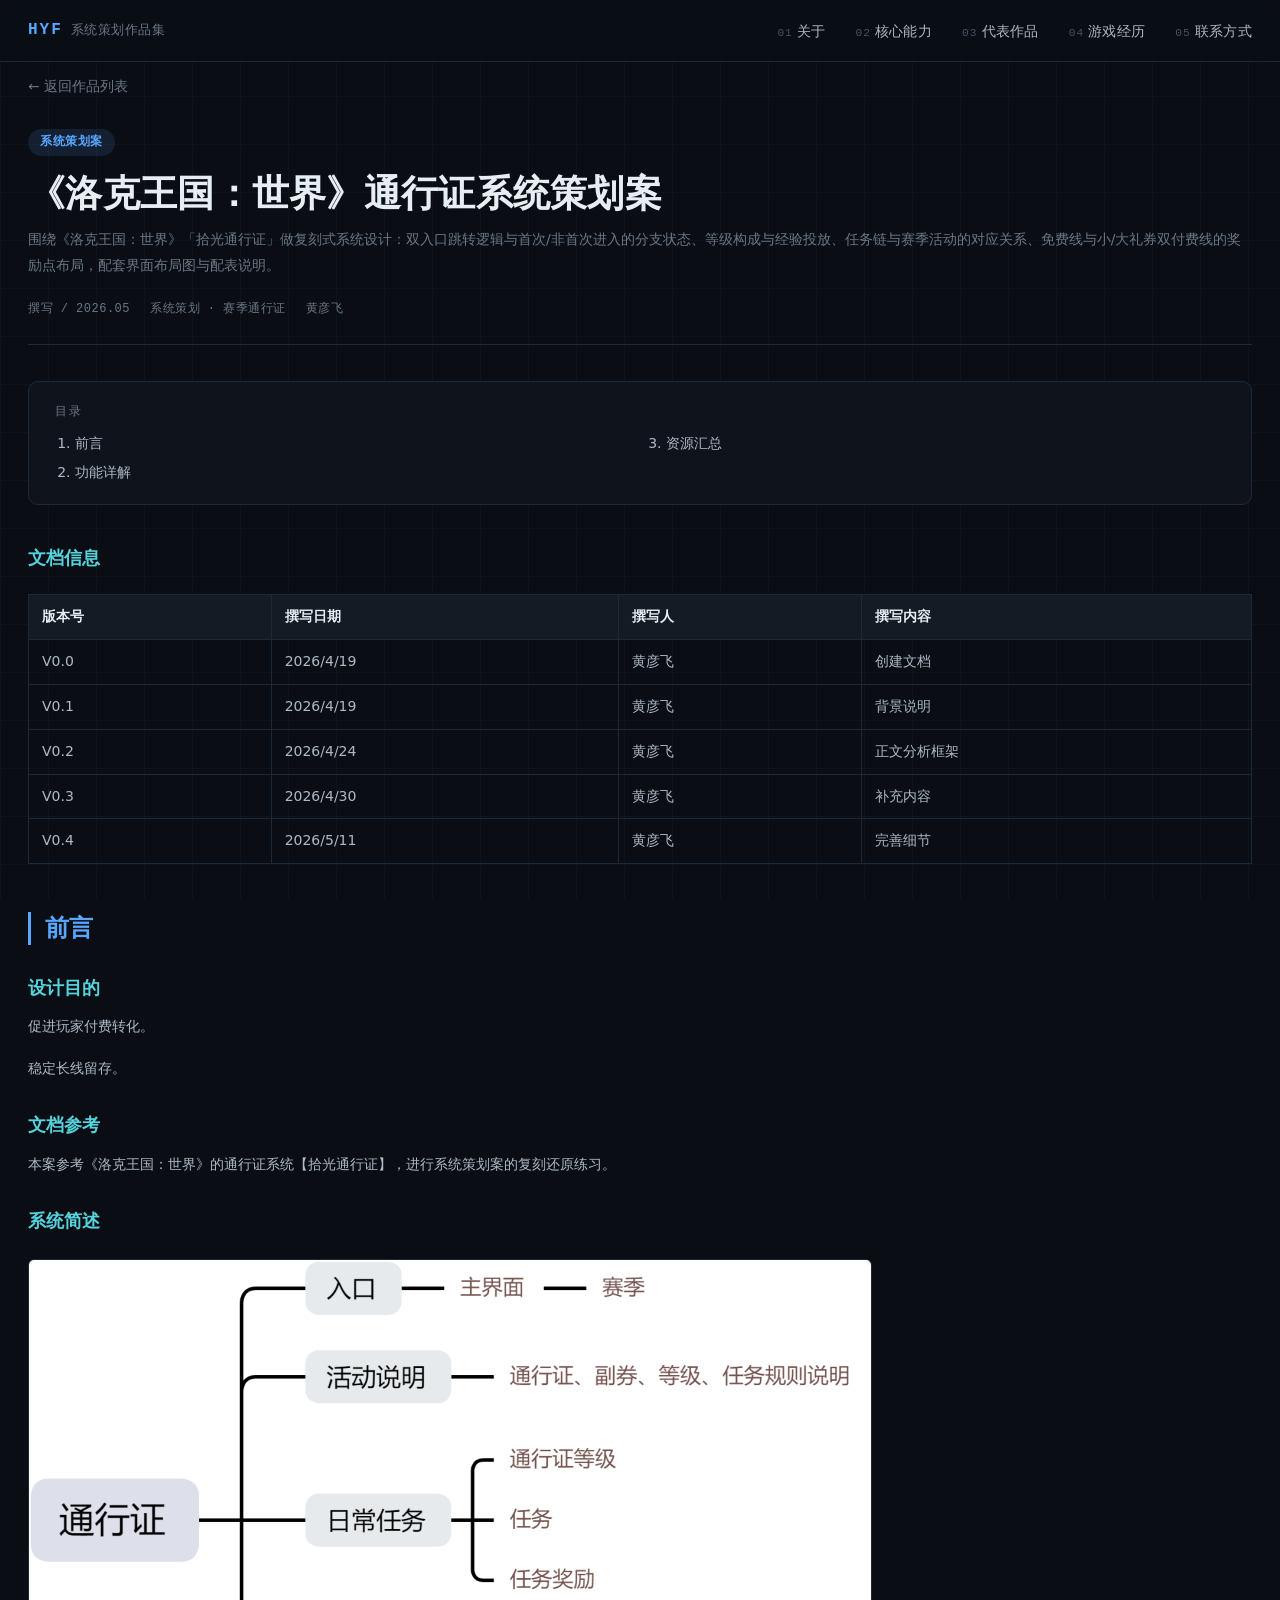
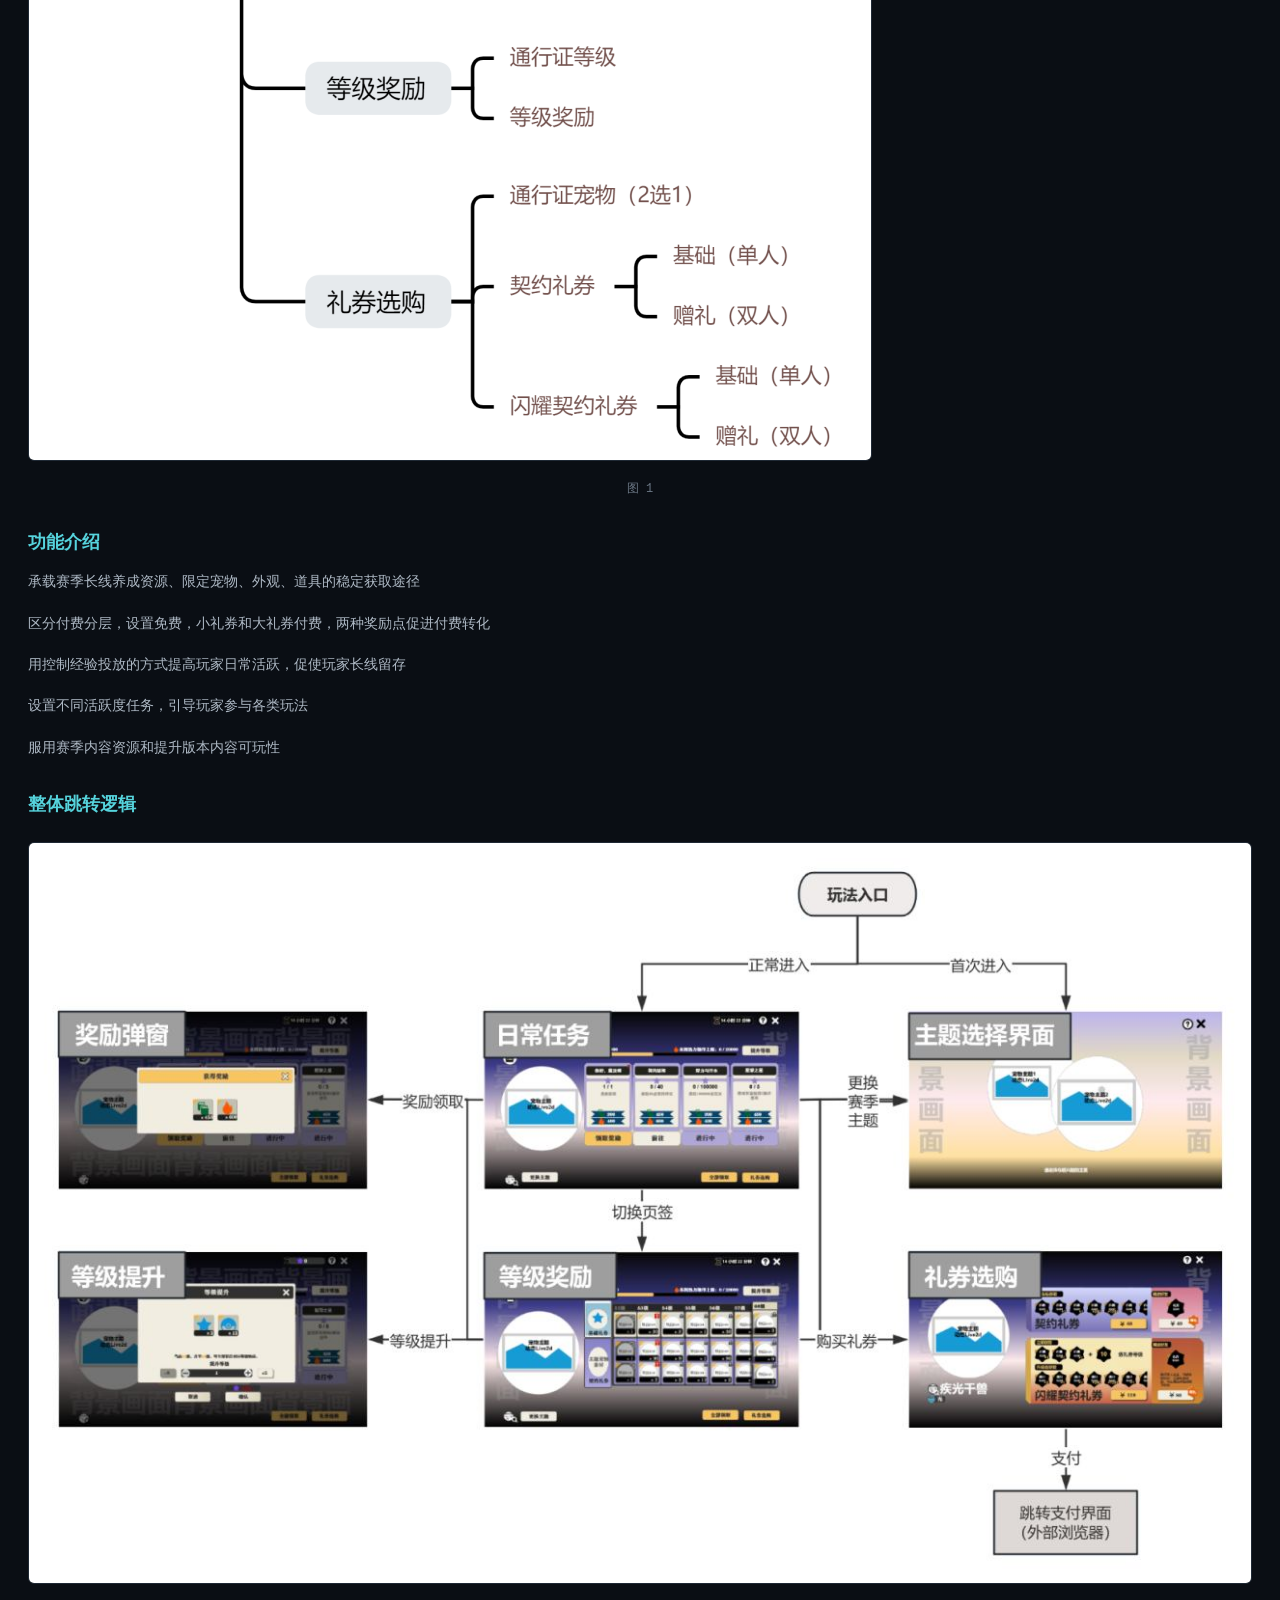
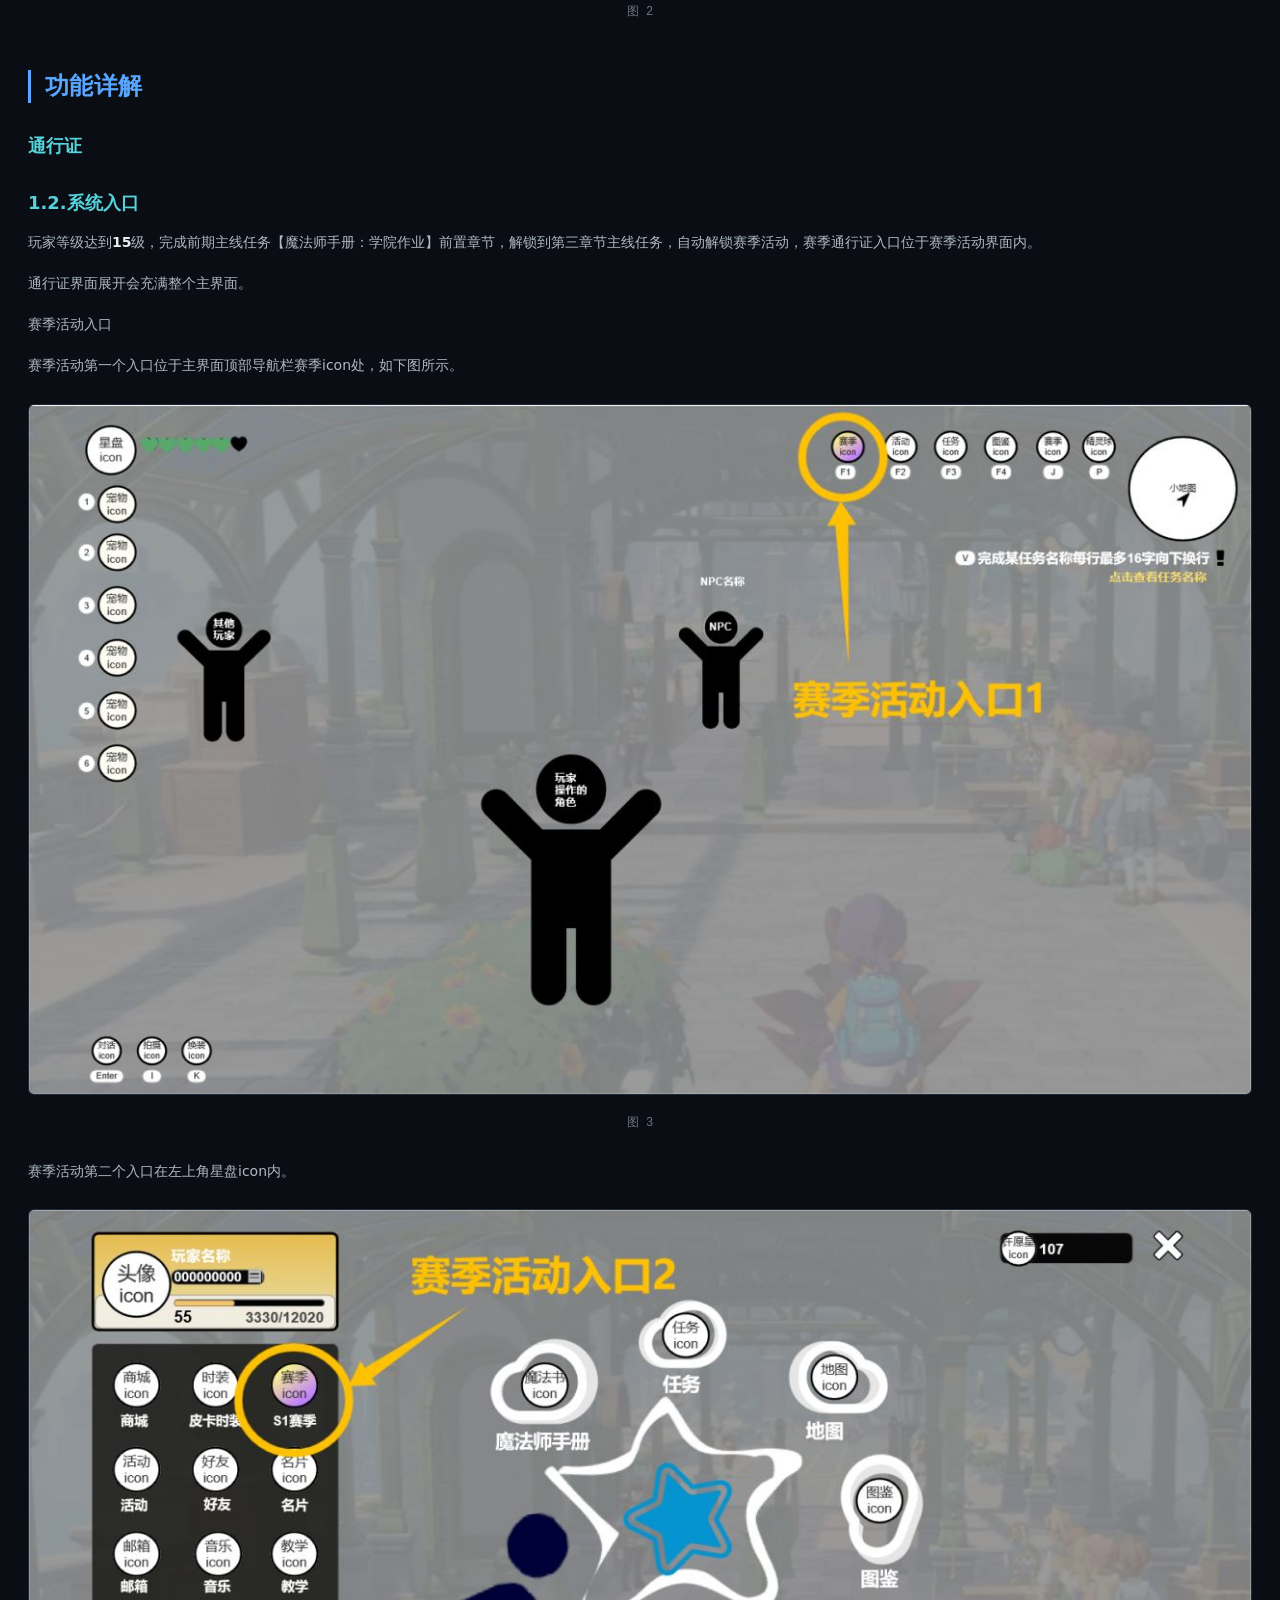
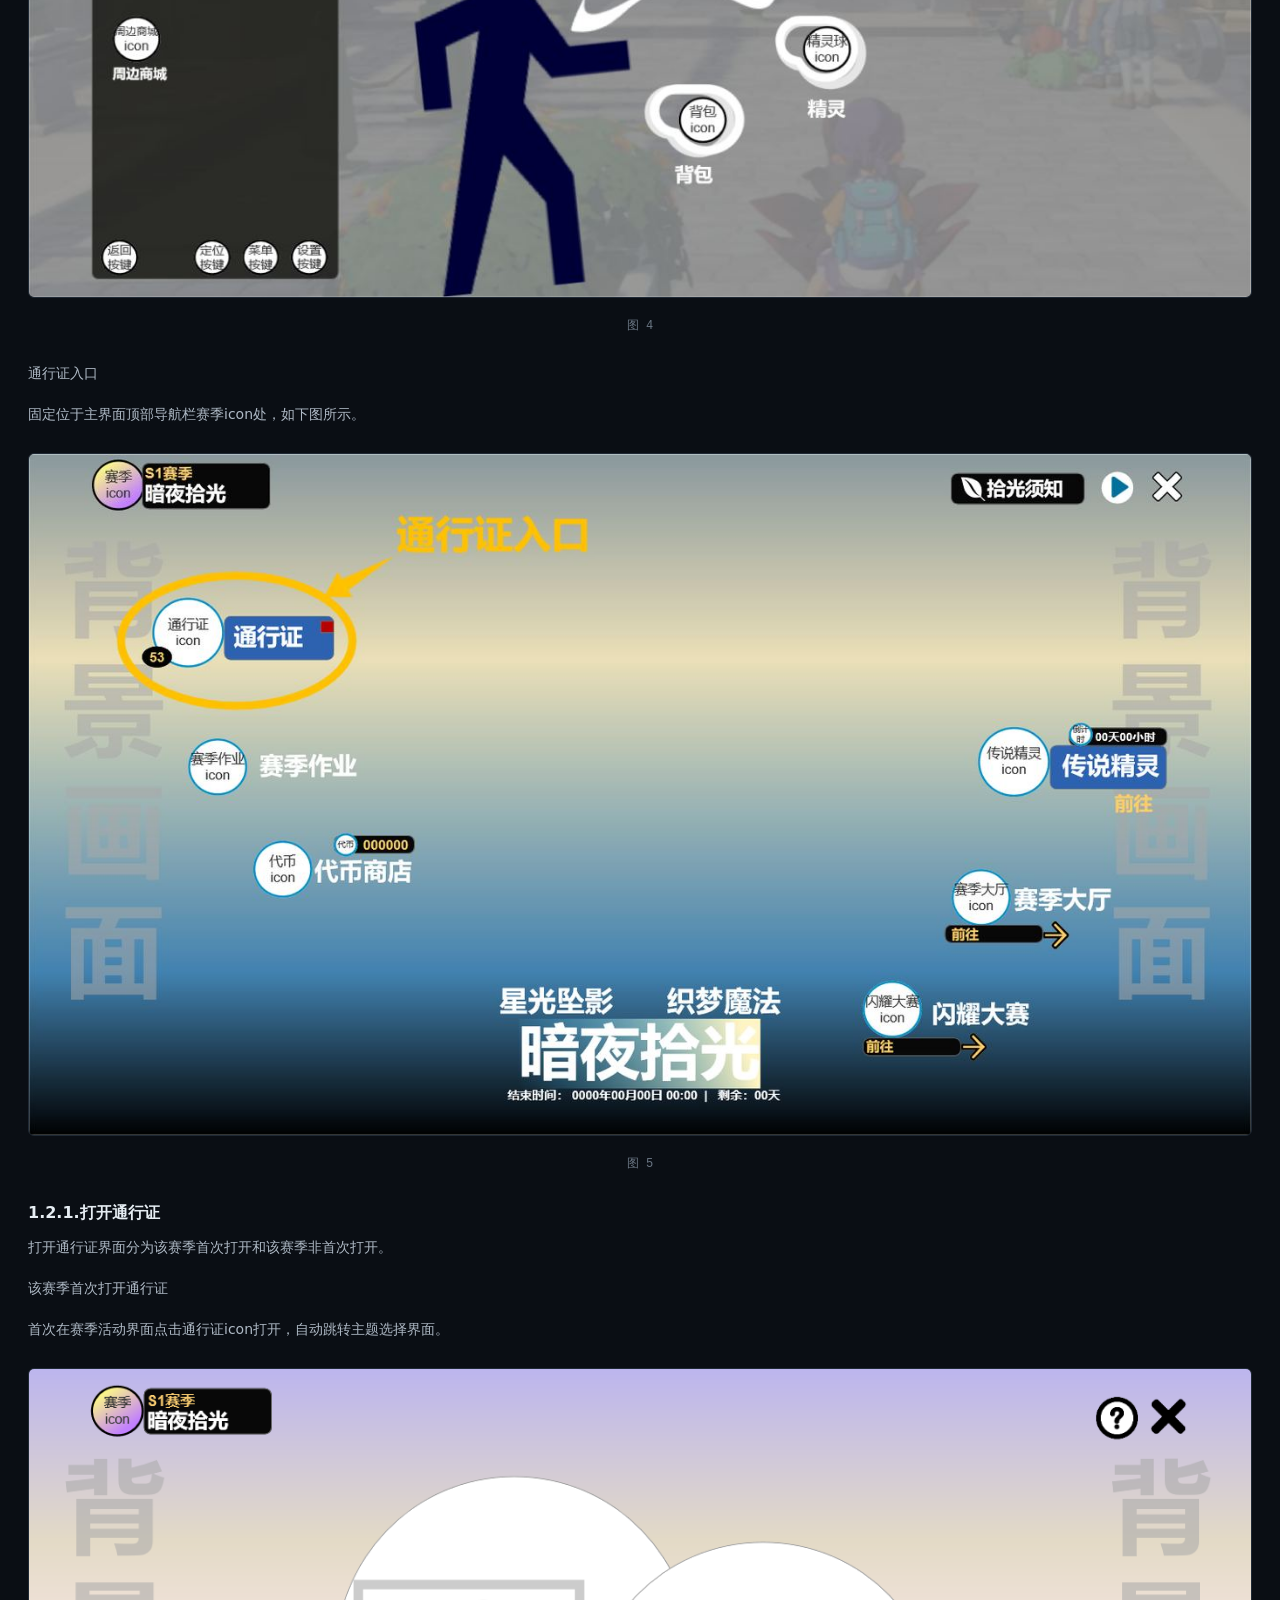
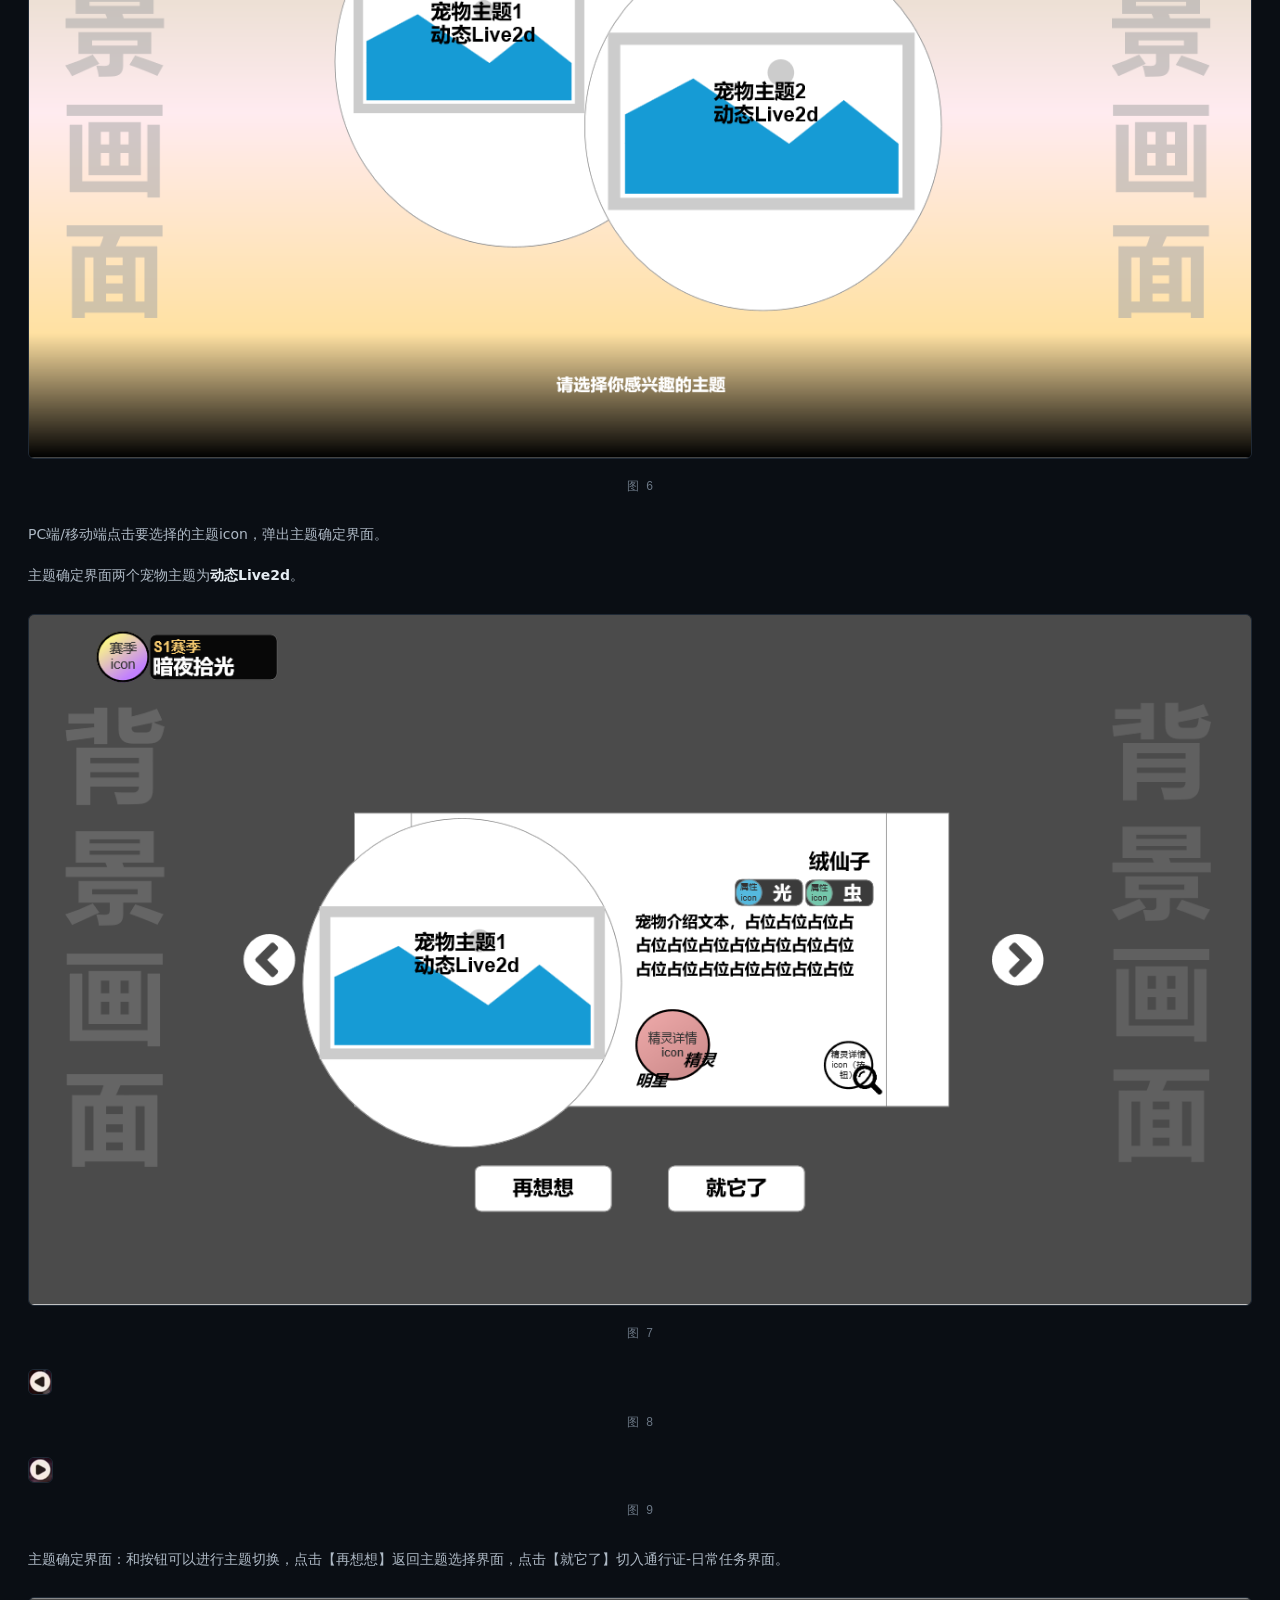
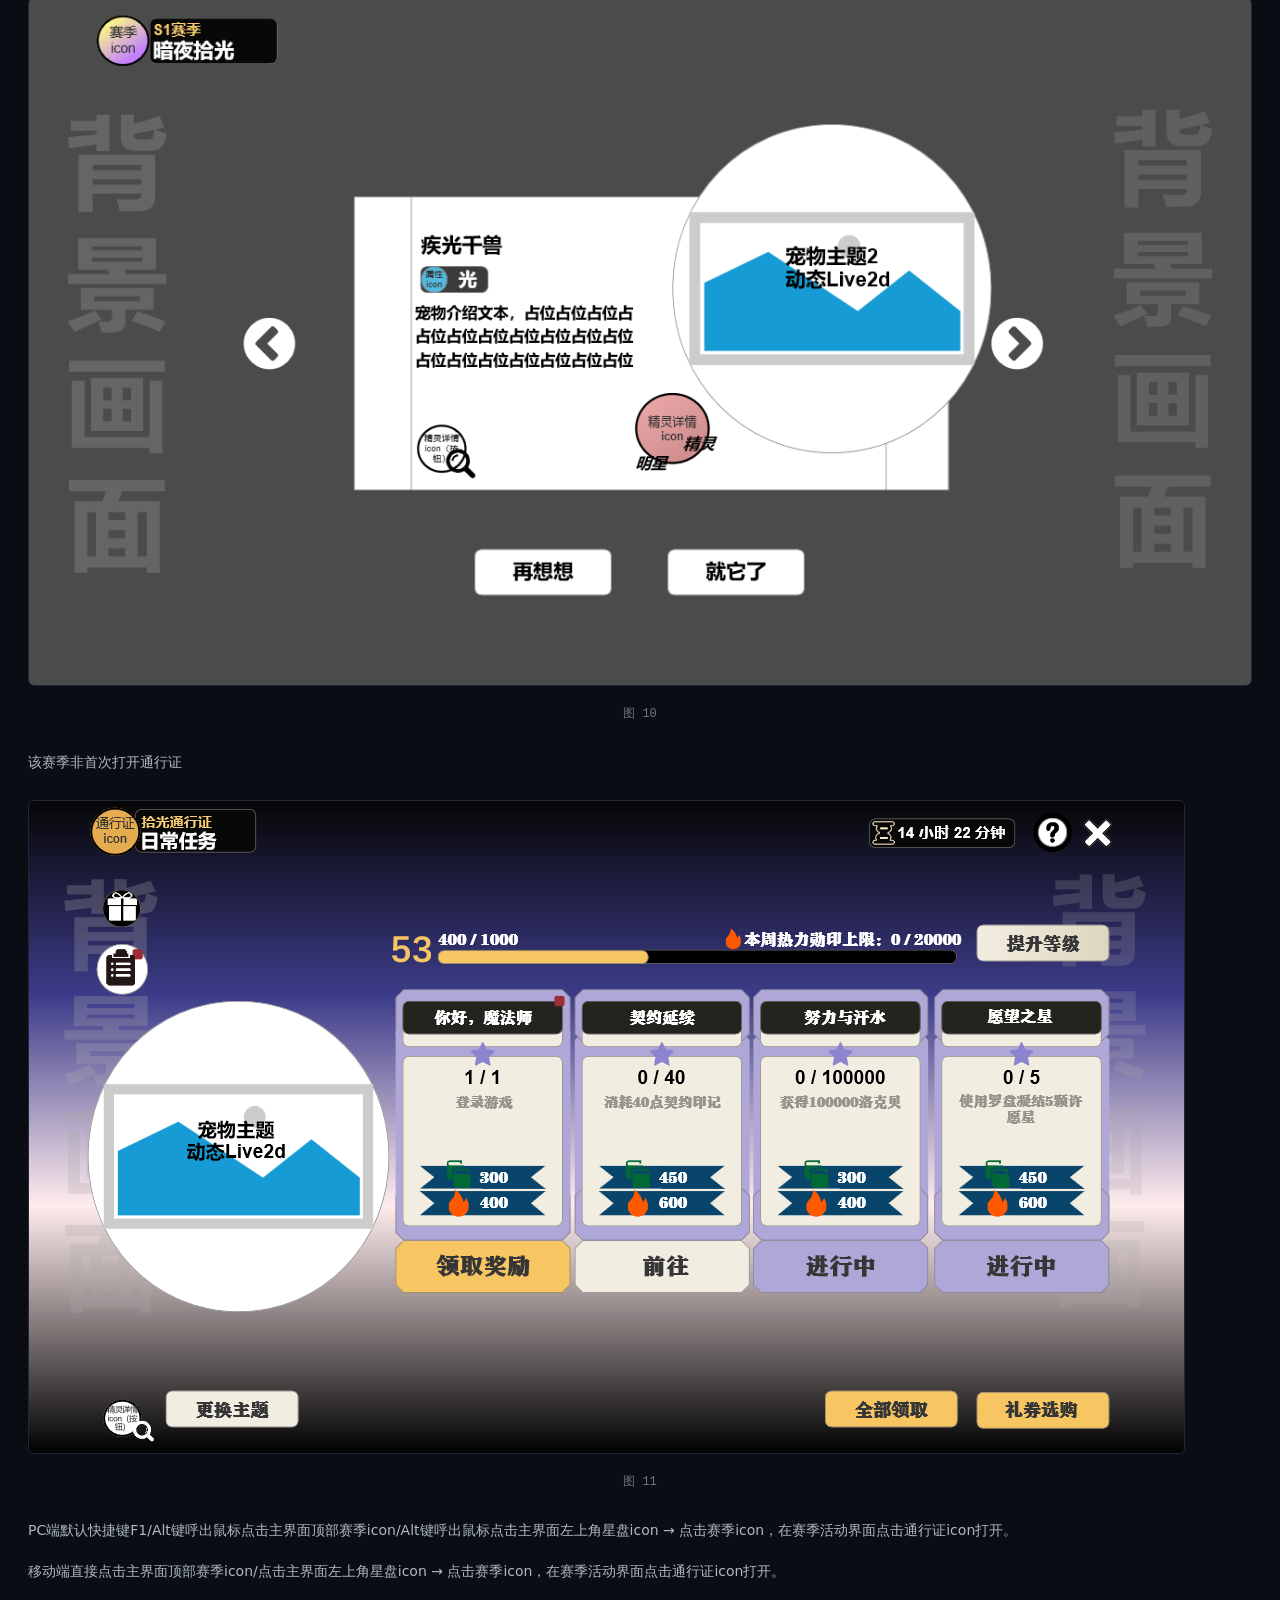
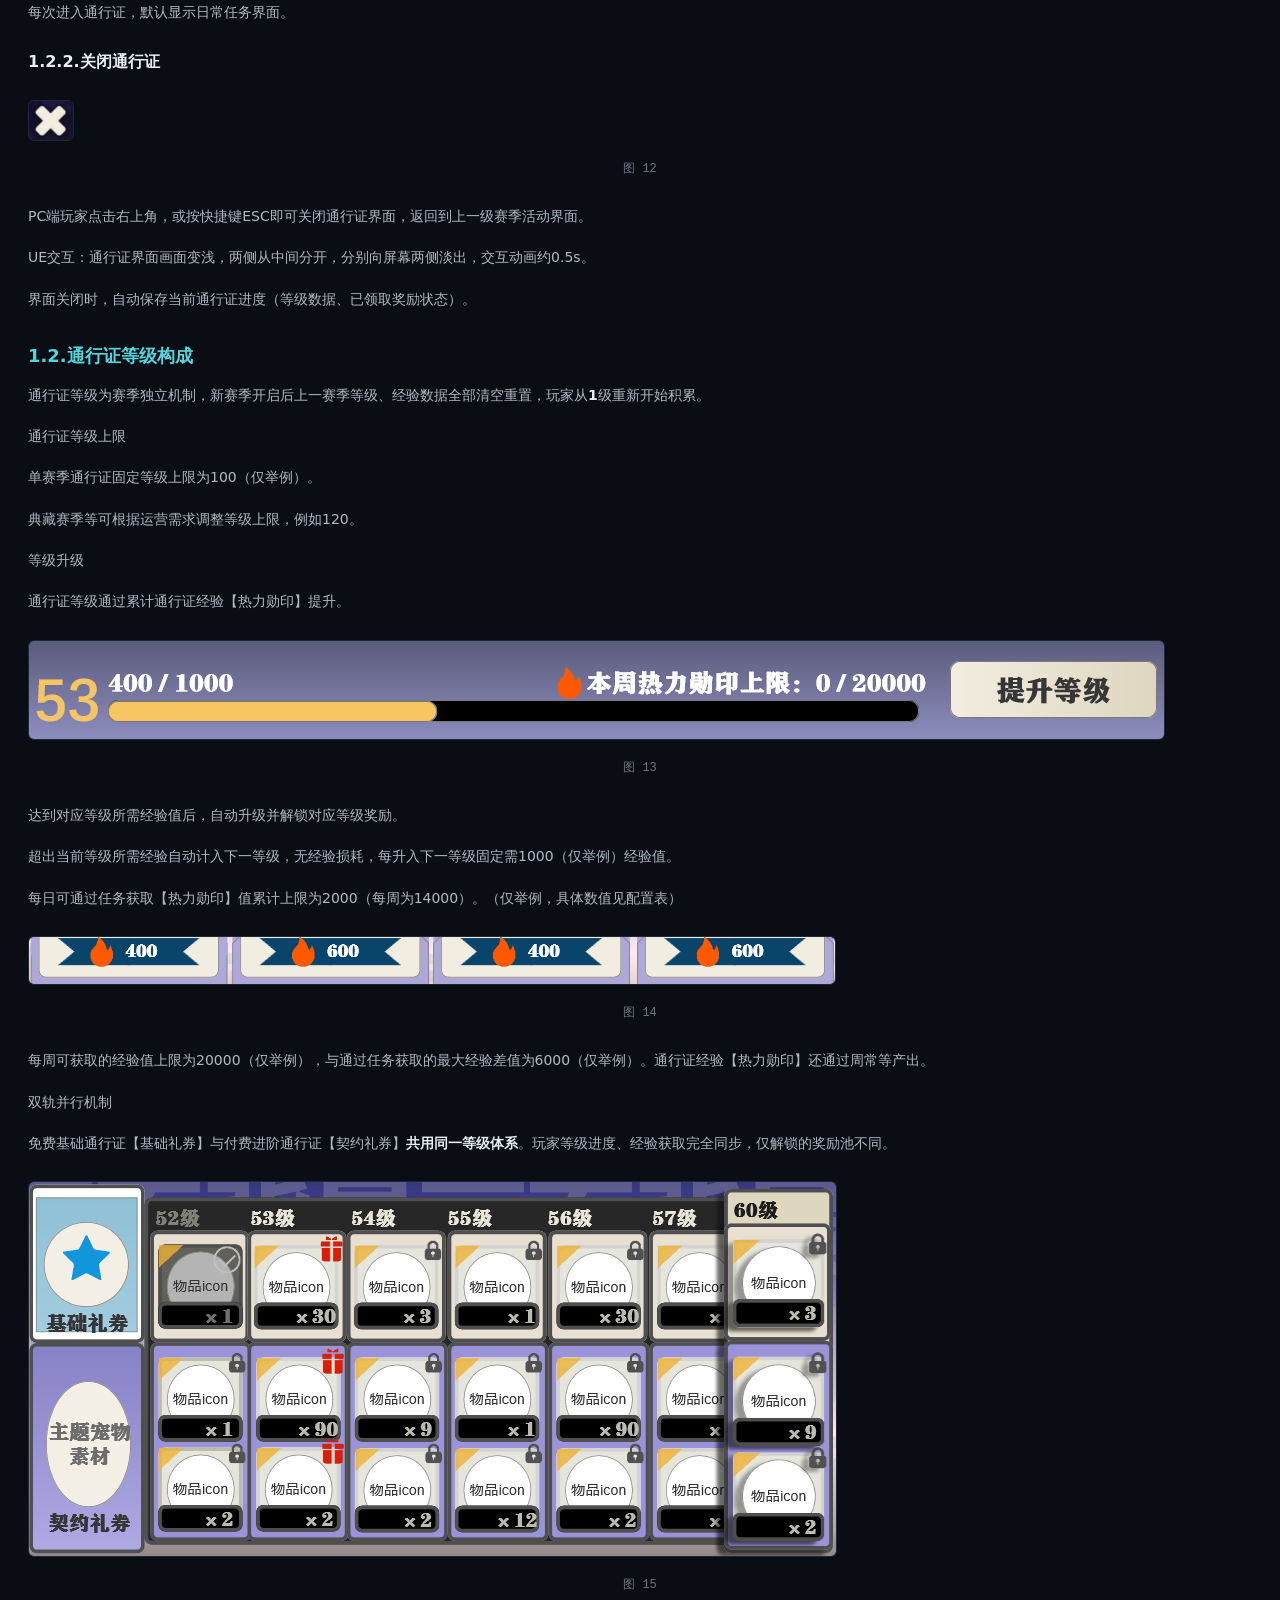
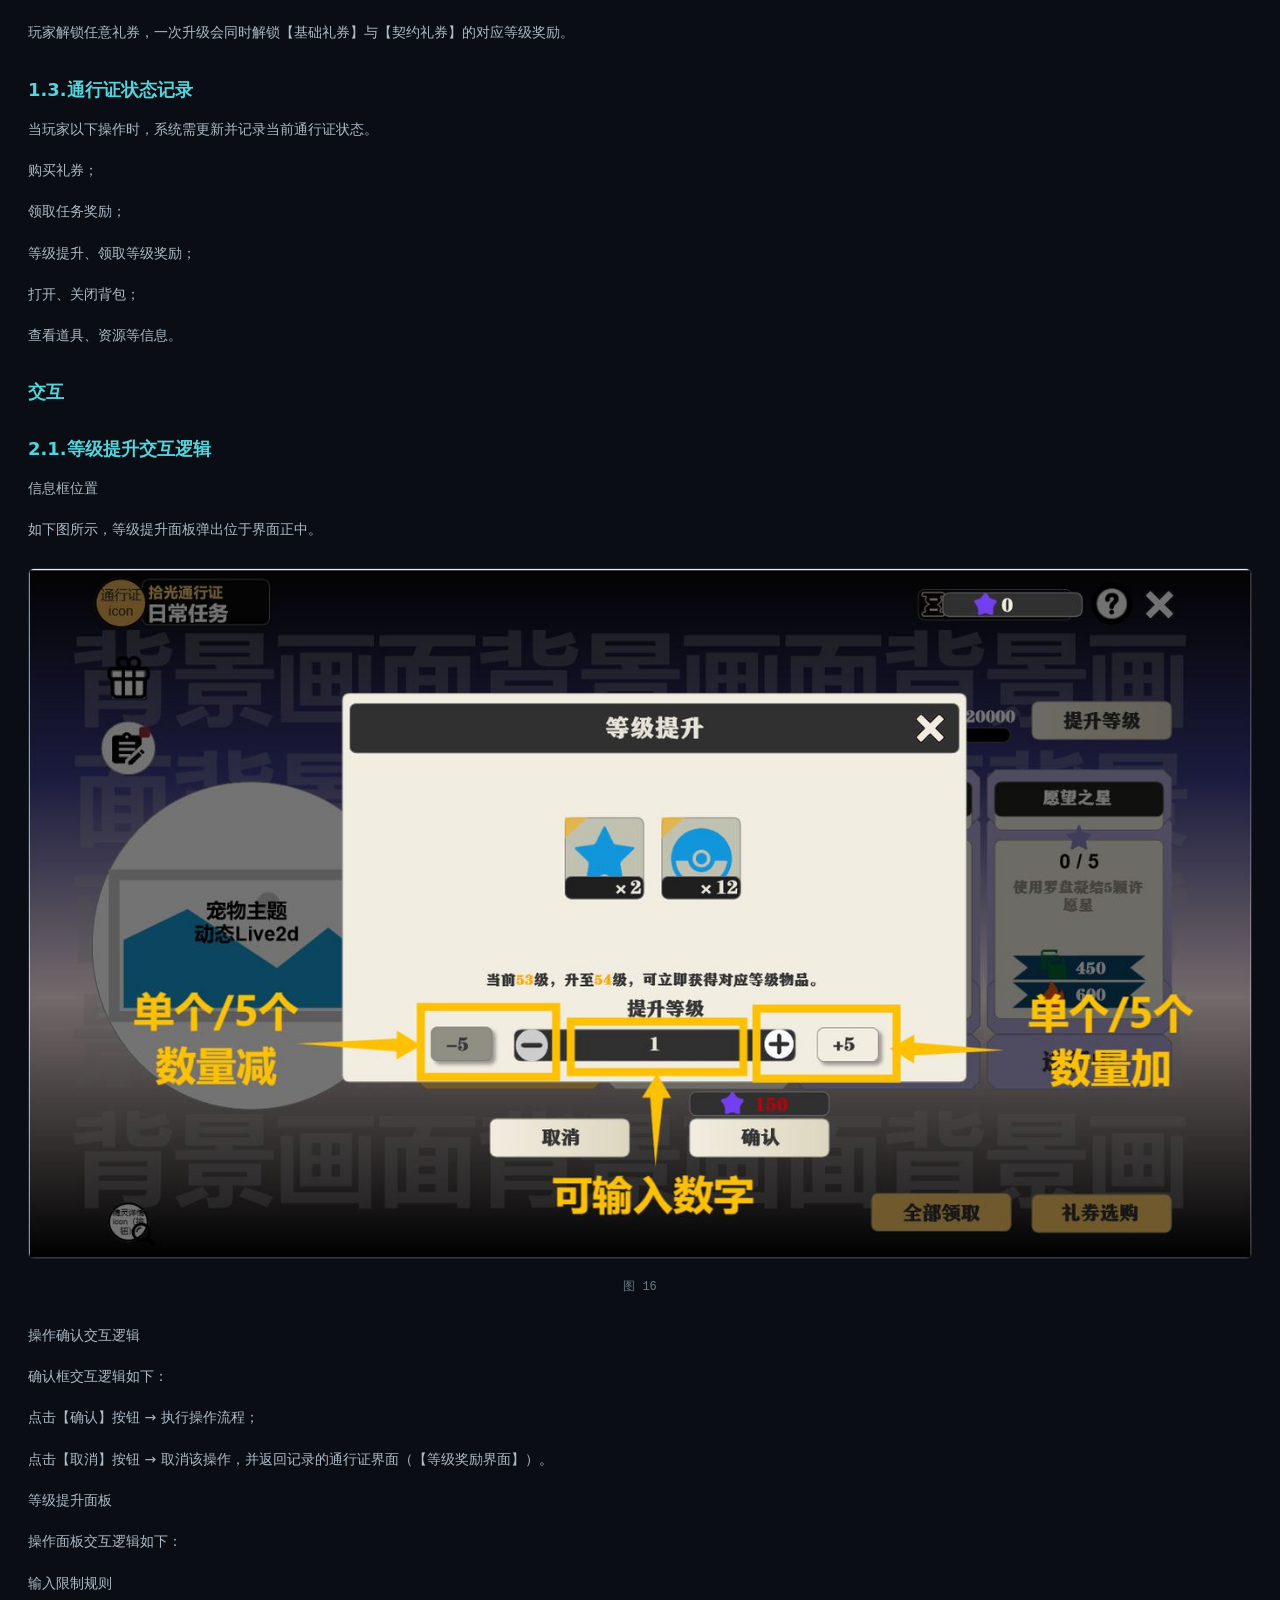
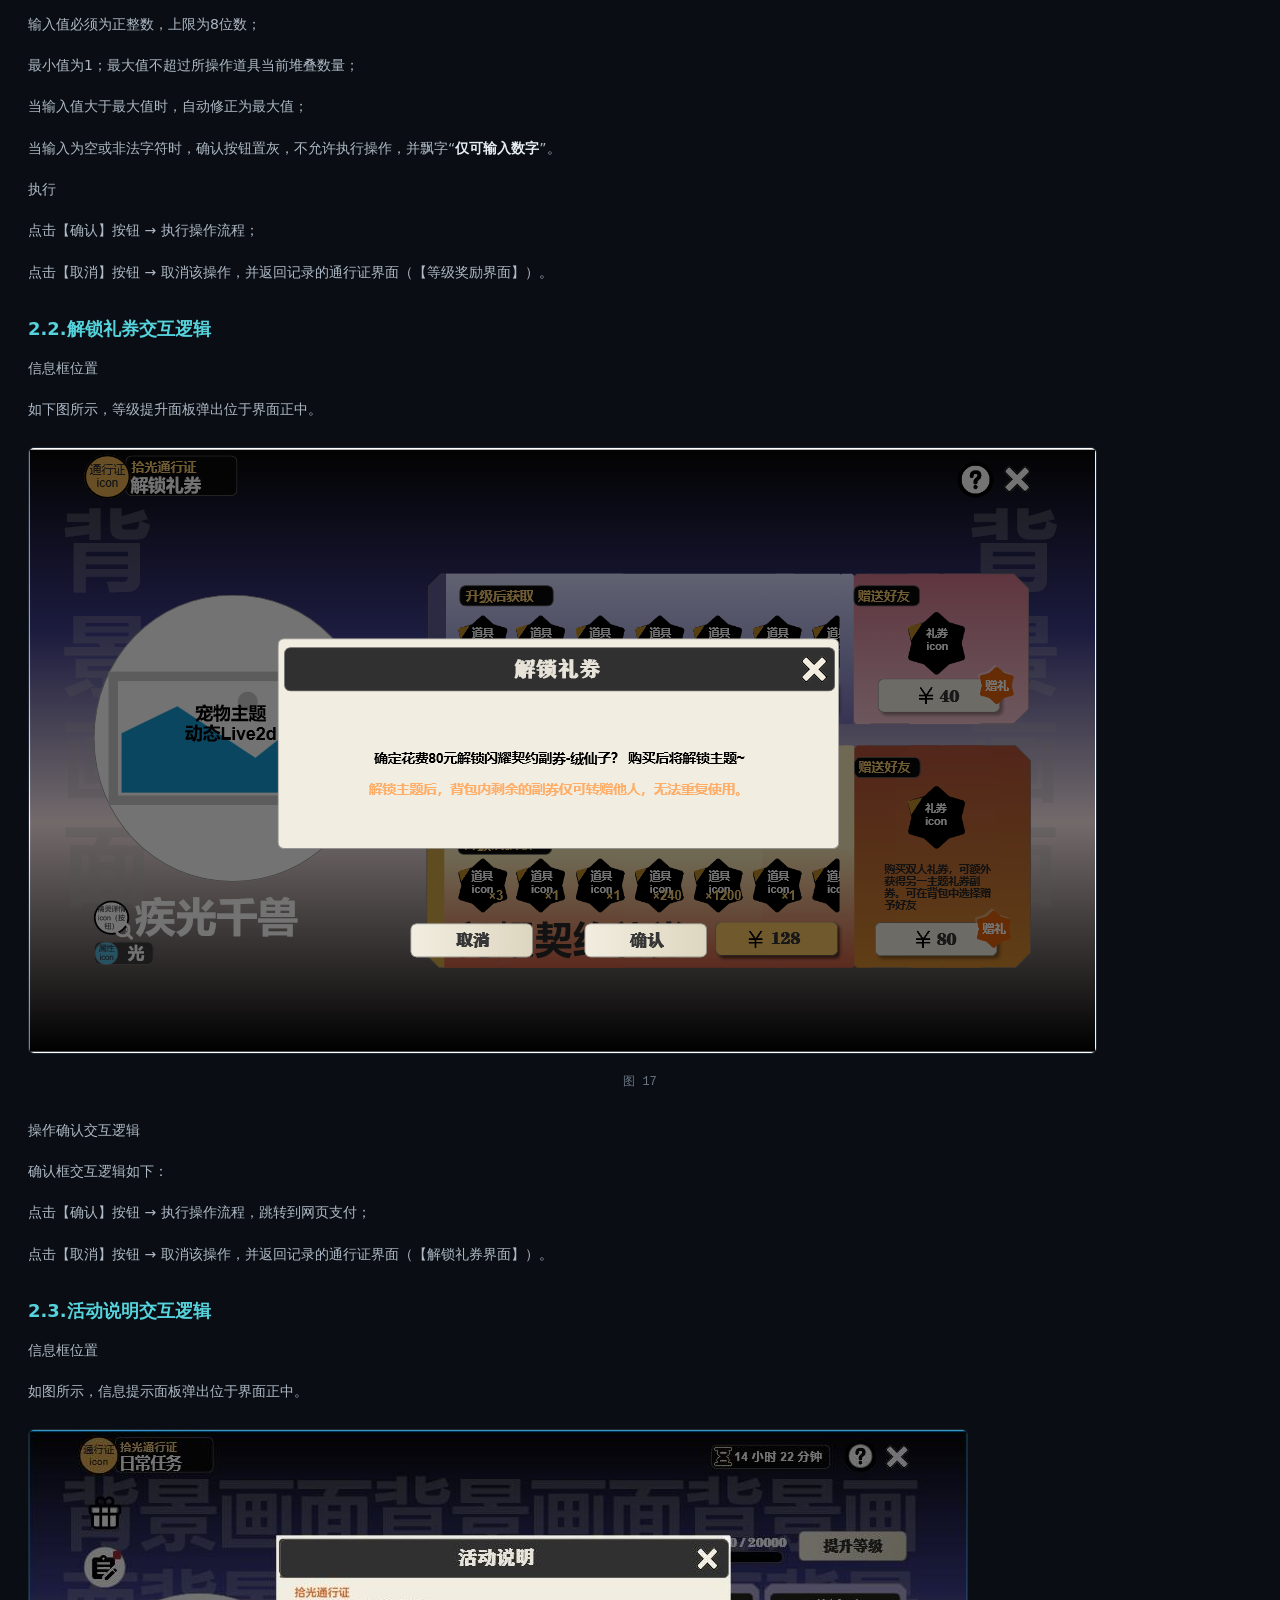
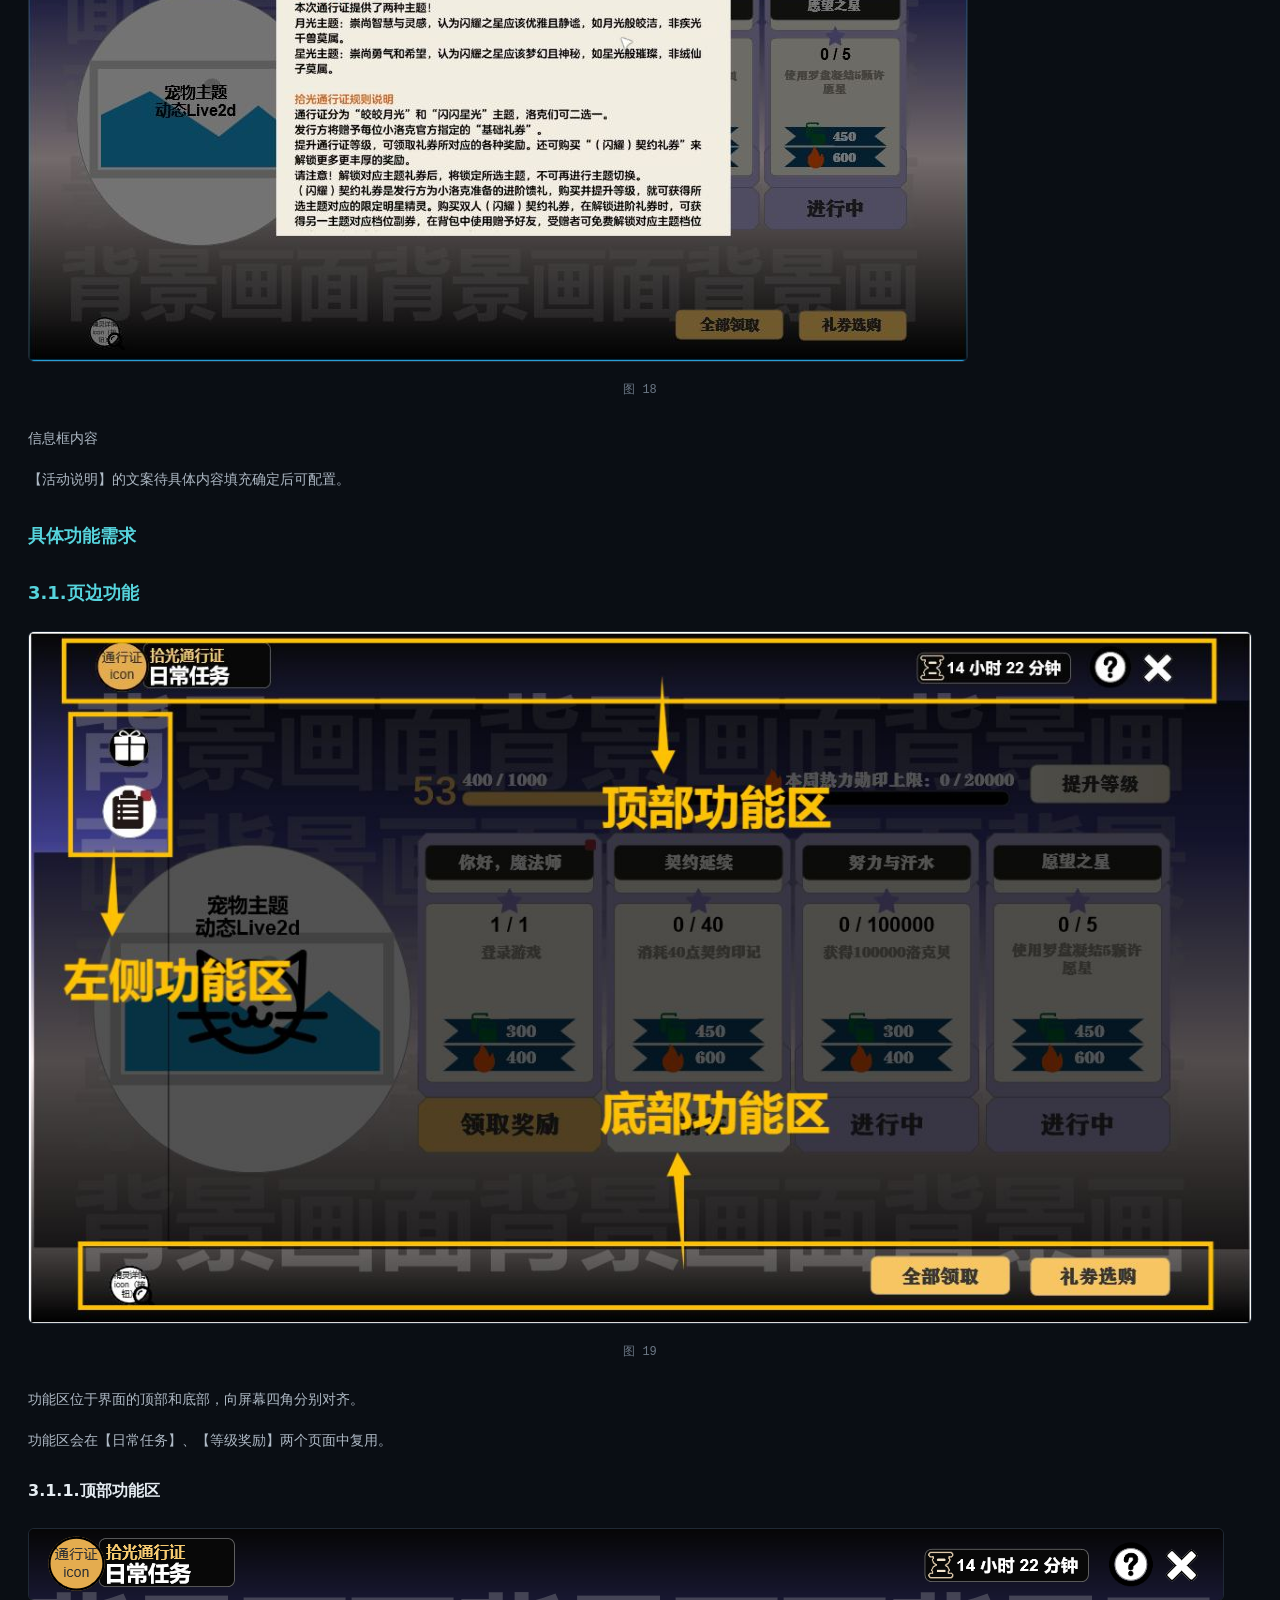
<file: works/luoke-world-design.html>
<!DOCTYPE html>
<html lang="zh-CN">
<head>
<meta charset="UTF-8">
<meta name="viewport" content="width=device-width, initial-scale=1">
<title>《洛克王国：世界》通行证系统策划案 · 黄彦飞</title>
<meta name="description" content="《洛克王国：世界》通行证系统策划案 — 系统策划作品集 by 黄彦飞">
<link rel="stylesheet" href="../assets/styles.css">
</head>
<body>
<nav class="nav">
  <div class="nav__inner">
    <a class="nav__logo" href="../index.html">HYF<span>系统策划作品集</span></a>
    <button class="nav__toggle" aria-label="菜单">&#9776;</button>
    <ul class="nav__links">
      <li><a href="../index.html#about"><em>01</em>关于</a></li>
      <li><a href="../index.html#skills"><em>02</em>核心能力</a></li>
      <li><a href="../index.html#work"><em>03</em>代表作品</a></li>
      <li><a href="../index.html#play"><em>04</em>游戏经历</a></li>
      <li><a href="../index.html#contact"><em>05</em>联系方式</a></li>
    </ul>
  </div>
</nav>

<main class="page">
  <div class="page__body">
    <a class="page__back" href="../index.html#work">&#8592; 返回作品列表</a>

    <header class="doc-head">
      <span class="doc-head__tag tag--design">系统策划案</span>
      <h1>《洛克王国：世界》通行证系统策划案</h1>
      <p class="doc-head__desc">围绕《洛克王国：世界》「拾光通行证」做复刻式系统设计：双入口跳转逻辑与首次/非首次进入的分支状态、等级构成与经验投放、任务链与赛季活动的对应关系、免费线与小/大礼券双付费线的奖励点布局，配套界面布局图与配表说明。</p>
      <div class="doc-meta">
        <span>撰写 / 2026.05</span>
        <span>系统策划 · 赛季通行证</span>
        <span>黄彦飞</span>
      </div>
    </header>

    <nav class="doc-nav" id="toc-box" style="display:none">
      <div class="doc-nav__title">目录</div>
      <ol id="toc-list"></ol>
    </nav>

    <article class="doc">
<h3>文档信息</h3>
<div class="table-scroll"><table><tr><th>版本号</th><th>撰写日期</th><th>撰写人</th><th>撰写内容</th></tr><tr><td>V0.0</td><td>2026/4/19</td><td>黄彦飞</td><td>创建文档</td></tr><tr><td>V0.1</td><td>2026/4/19</td><td>黄彦飞</td><td>背景说明</td></tr><tr><td>V0.2</td><td>2026/4/24</td><td>黄彦飞</td><td>正文分析框架</td></tr><tr><td>V0.3</td><td>2026/4/30</td><td>黄彦飞</td><td>补充内容</td></tr><tr><td>V0.4</td><td>2026/5/11</td><td>黄彦飞</td><td>完善细节</td></tr></table></div>
<h2>前言</h2>
<h3>设计目的</h3>
<p>促进玩家付费转化。</p>
<p>稳定长线留存。</p>
<h3>文档参考</h3>
<p>本案参考《洛克王国：世界》的通行证系统【拾光通行证】，进行系统策划案的复刻还原练习。</p>
<h3>系统简述</h3>
<figure class="figure"><img src="assets/img/luoke-world-design/fig01.png" alt="图 1"><figcaption>图 1</figcaption></figure>
<h3>功能介绍</h3>
<p>承载赛季长线养成资源、限定宠物、外观、道具的稳定获取途径</p>
<p>区分付费分层，设置免费，小礼券和大礼券付费，两种奖励点促进付费转化</p>
<p>用控制经验投放的方式提高玩家日常活跃，促使玩家长线留存</p>
<p>设置不同活跃度任务，引导玩家参与各类玩法</p>
<p>服用赛季内容资源和提升版本内容可玩性</p>
<h3>整体跳转逻辑</h3>
<figure class="figure"><img src="assets/img/luoke-world-design/fig02.jpg" alt="图 2"><figcaption>图 2</figcaption></figure>
<h2>功能详解</h2>
<h3>通行证</h3>
<h3>1.2.系统入口</h3>
<p>玩家等级达到<strong>15</strong>级，完成前期主线任务【魔法师手册：学院作业】前置章节，解锁到第三章节主线任务，自动解锁赛季活动，赛季通行证入口位于赛季活动界面内。</p>
<p>通行证界面展开会充满整个主界面。</p>
<p>赛季活动入口</p>
<p>赛季活动第一个入口位于主界面顶部导航栏赛季icon处，如下图所示。</p>
<figure class="figure"><img src="assets/img/luoke-world-design/fig03.jpg" alt="图 3"><figcaption>图 3</figcaption></figure>
<p>赛季活动第二个入口在左上角星盘icon内。</p>
<figure class="figure"><img src="assets/img/luoke-world-design/fig04.jpg" alt="图 4"><figcaption>图 4</figcaption></figure>
<p>通行证入口</p>
<p>固定位于主界面顶部导航栏赛季icon处，如下图所示。</p>
<figure class="figure"><img src="assets/img/luoke-world-design/fig05.jpg" alt="图 5"><figcaption>图 5</figcaption></figure>
<h4>1.2.1.打开通行证</h4>
<p>打开通行证界面分为该赛季首次打开和该赛季非首次打开。</p>
<p>该赛季首次打开通行证</p>
<p>首次在赛季活动界面点击通行证icon打开，自动跳转主题选择界面。</p>
<figure class="figure"><img src="assets/img/luoke-world-design/fig06.png" alt="图 6"><figcaption>图 6</figcaption></figure>
<p>PC端/移动端点击要选择的主题icon，弹出主题确定界面。</p>
<p>主题确定界面两个宠物主题为<strong>动态Live2d</strong>。</p>
<figure class="figure"><img src="assets/img/luoke-world-design/fig07.png" alt="图 7"><figcaption>图 7</figcaption></figure>
<figure class="figure"><img src="assets/img/luoke-world-design/fig08.png" alt="图 8"><figcaption>图 8</figcaption></figure>
<figure class="figure"><img src="assets/img/luoke-world-design/fig09.png" alt="图 9"><figcaption>图 9</figcaption></figure>
<p>主题确定界面：和按钮可以进行主题切换，点击【再想想】返回主题选择界面，点击【就它了】切入通行证-日常任务界面。</p>
<figure class="figure"><img src="assets/img/luoke-world-design/fig10.png" alt="图 10"><figcaption>图 10</figcaption></figure>
<p>该赛季非首次打开通行证</p>
<figure class="figure"><img src="assets/img/luoke-world-design/fig11.png" alt="图 11"><figcaption>图 11</figcaption></figure>
<p>PC端默认快捷键F1/Alt键呼出鼠标点击主界面顶部赛季icon/Alt键呼出鼠标点击主界面左上角星盘icon → 点击赛季icon，在赛季活动界面点击通行证icon打开。</p>
<p>移动端直接点击主界面顶部赛季icon/点击主界面左上角星盘icon → 点击赛季icon，在赛季活动界面点击通行证icon打开。</p>
<p>每次进入通行证，默认显示日常任务界面。</p>
<h4>1.2.2.关闭通行证</h4>
<figure class="figure"><img src="assets/img/luoke-world-design/fig12.png" alt="图 12"><figcaption>图 12</figcaption></figure>
<p>PC端玩家点击右上角，或按快捷键ESC即可关闭通行证界面，返回到上一级赛季活动界面。</p>
<p>UE交互：通行证界面画面变浅，两侧从中间分开，分别向屏幕两侧淡出，交互动画约0.5s。</p>
<p>界面关闭时，自动保存当前通行证进度（等级数据、已领取奖励状态）。</p>
<h3>1.2.通行证等级构成</h3>
<p>通行证等级为赛季独立机制，新赛季开启后上一赛季等级、经验数据全部清空重置，玩家从<strong>1</strong>级重新开始积累。</p>
<p>通行证等级上限</p>
<p>单赛季通行证固定等级上限为100（仅举例）。</p>
<p>典藏赛季等可根据运营需求调整等级上限，例如120。</p>
<p>等级升级</p>
<p>通行证等级通过累计通行证经验【热力勋印】提升。</p>
<figure class="figure"><img src="assets/img/luoke-world-design/fig13.png" alt="图 13"><figcaption>图 13</figcaption></figure>
<p>达到对应等级所需经验值后，自动升级并解锁对应等级奖励。</p>
<p>超出当前等级所需经验自动计入下一等级，无经验损耗，每升入下一等级固定需1000（仅举例）经验值。</p>
<p>每日可通过任务获取【热力勋印】值累计上限为2000（每周为14000）。（仅举例，具体数值见配置表）</p>
<figure class="figure"><img src="assets/img/luoke-world-design/fig14.png" alt="图 14"><figcaption>图 14</figcaption></figure>
<p>每周可获取的经验值上限为20000（仅举例），与通过任务获取的最大经验差值为6000（仅举例）。通行证经验【热力勋印】还通过周常等产出。</p>
<p>双轨并行机制</p>
<p>免费基础通行证【基础礼券】与付费进阶通行证【契约礼券】<strong>共用同一等级体系</strong>。玩家等级进度、经验获取完全同步，仅解锁的奖励池不同。</p>
<figure class="figure"><img src="assets/img/luoke-world-design/fig15.png" alt="图 15"><figcaption>图 15</figcaption></figure>
<p>玩家解锁任意礼券，一次升级会同时解锁【基础礼券】与【契约礼券】的对应等级奖励。</p>
<h3>1.3.通行证状态记录</h3>
<p>当玩家以下操作时，系统需更新并记录当前通行证状态。</p>
<p>购买礼券；</p>
<p>领取任务奖励；</p>
<p>等级提升、领取等级奖励；</p>
<p>打开、关闭背包；</p>
<p>查看道具、资源等信息。</p>
<h3>交互</h3>
<h3>2.1.等级提升交互逻辑</h3>
<p>信息框位置</p>
<p>如下图所示，等级提升面板弹出位于界面正中。</p>
<figure class="figure"><img src="assets/img/luoke-world-design/fig16.jpg" alt="图 16"><figcaption>图 16</figcaption></figure>
<p>操作确认交互逻辑</p>
<p>确认框交互逻辑如下：</p>
<p>点击【确认】按钮 → 执行操作流程；</p>
<p>点击【取消】按钮 → 取消该操作，并返回记录的通行证界面（【等级奖励界面】）。</p>
<p>等级提升面板</p>
<p>操作面板交互逻辑如下：</p>
<p>输入限制规则</p>
<p>输入值必须为正整数，上限为8位数；</p>
<p>最小值为1；最大值不超过所操作道具当前堆叠数量；</p>
<p>当输入值大于最大值时，自动修正为最大值；</p>
<p>当输入为空或非法字符时，确认按钮置灰，不允许执行操作，并飘字“<strong>仅可输入数字</strong>”。</p>
<p>执行</p>
<p>点击【确认】按钮 → 执行操作流程；</p>
<p>点击【取消】按钮 → 取消该操作，并返回记录的通行证界面（【等级奖励界面】）。</p>
<h3>2.2.解锁礼券交互逻辑</h3>
<p>信息框位置</p>
<p>如下图所示，等级提升面板弹出位于界面正中。</p>
<figure class="figure"><img src="assets/img/luoke-world-design/fig17.png" alt="图 17"><figcaption>图 17</figcaption></figure>
<p>操作确认交互逻辑</p>
<p>确认框交互逻辑如下：</p>
<p>点击【确认】按钮 → 执行操作流程，跳转到网页支付；</p>
<p>点击【取消】按钮 → 取消该操作，并返回记录的通行证界面（【解锁礼券界面】）。</p>
<h3>2.3.活动说明交互逻辑</h3>
<p>信息框位置</p>
<p>如图所示，信息提示面板弹出位于界面正中。</p>
<figure class="figure"><img src="assets/img/luoke-world-design/fig18.jpg" alt="图 18"><figcaption>图 18</figcaption></figure>
<p>信息框内容</p>
<p>【活动说明】的文案待具体内容填充确定后可配置。</p>
<h3>具体功能需求</h3>
<h3>3.1.页边功能</h3>
<figure class="figure"><img src="assets/img/luoke-world-design/fig19.jpg" alt="图 19"><figcaption>图 19</figcaption></figure>
<p>功能区位于界面的顶部和底部，向屏幕四角分别对齐。</p>
<p>功能区会在【日常任务】、【等级奖励】两个页面中复用。</p>
<h4>3.1.1.顶部功能区</h4>
<figure class="figure"><img src="assets/img/luoke-world-design/fig20.png" alt="图 20"><figcaption>图 20</figcaption></figure>
<p>返回按钮</p>
<figure class="figure"><img src="assets/img/luoke-world-design/fig21.png" alt="图 21"><figcaption>图 21</figcaption></figure>
<p>点击时返回按钮时回到来源界面。</p>
<p>活动说明按钮</p>
<figure class="figure"><img src="assets/img/luoke-world-design/fig22.png" alt="图 22"><figcaption>图 22</figcaption></figure>
<p>玩家点击【活动说明】按钮，展开标题为【活动说明】的信息弹窗；</p>
<p>弹窗之外的范围，蒙版阴影模糊。</p>
<figure class="figure"><img src="assets/img/luoke-world-design/fig23.png" alt="图 23"><figcaption>图 23</figcaption></figure>
<p>按ESC/点击关闭键/点击弹窗之外的范围，可以关闭弹窗界面。</p>
<p>可通过按住信息弹窗内任意处/触屏上下滑动手势，对当前列表内容进行垂直滚动浏览，无垂直滚动条图标。</p>
<p>剩余时间</p>
<figure class="figure"><img src="assets/img/luoke-world-design/fig24.png" alt="图 24"><figcaption>图 24</figcaption></figure>
<p>左侧使用一个沙漏倒计时icon，右侧文字显示当前赛季通行证剩余时间。</p>
<p>倒计时根据玩法时段自动计算，规则如下：</p>
<p>若剩余天数≥1，显示“本期剩余xx天”（向下取整天）</p>
<p>若不满1天时，显示“本期剩余xx时xx分”（向下取整数分钟）</p>
<p>若不满1小时时，显示“本期剩余xx分xx秒”（向下取整数秒钟）</p>
<p>若不满1分钟时，显示“本期剩余xx秒”（向下取整数秒钟）</p>
<p>倒计时归零/赛季结束，玩家若处于通行证界面，则自动退出至主界面。</p>
<p>拾光通行证icon</p>
<figure class="figure"><img src="assets/img/luoke-world-design/fig25.png" alt="图 25"><figcaption>图 25</figcaption></figure>
<figure class="figure"><img src="assets/img/luoke-world-design/fig26.png" alt="图 26"><figcaption>图 26</figcaption></figure>
<p>左侧使用通行证icon，右侧上层为【拾光通行证】文字，右侧下层根据玩家所处界面更换，为【日常任务】/【等级奖励】/【解锁礼券】</p>
<h4>3.1.2.左侧功能区</h4>
<p>包含【日常任务】、【等级奖励】两个页签；</p>
<figure class="figure"><img src="assets/img/luoke-world-design/fig27.png" alt="图 27"><figcaption>图 27</figcaption></figure>
<figure class="figure"><img src="assets/img/luoke-world-design/fig28.png" alt="图 28"><figcaption>图 28</figcaption></figure>
<p>同时有且只有一个页签是选中状态，另一个为非选中状态。选中状态的页签有高亮效果、泡泡跃动动画。</p>
<p>点击非选中状态页签时，跳转至对应界面，并切换界面页签的选中状态。加入一个极短的页签切换时间，约0.5秒，保证连续点击时显示正常。</p>
<p>界面页签若有可领取资源，页签icon上做红点效果。</p>
<figure class="figure"><img src="assets/img/luoke-world-design/fig29.png" alt="图 29"><figcaption>图 29</figcaption></figure>
<figure class="figure"><img src="assets/img/luoke-world-design/fig30.png" alt="图 30"><figcaption>图 30</figcaption></figure>
<p>日常任务界面按钮</p>
<figure class="figure"><img src="assets/img/luoke-world-design/fig31.png" alt="图 31"><figcaption>图 31</figcaption></figure>
<figure class="figure"><img src="assets/img/luoke-world-design/fig32.png" alt="图 32"><figcaption>图 32</figcaption></figure>
<p>选中：；未选中：</p>
<p>等级奖励界面按钮</p>
<figure class="figure"><img src="assets/img/luoke-world-design/fig33.png" alt="图 33"><figcaption>图 33</figcaption></figure>
<figure class="figure"><img src="assets/img/luoke-world-design/fig34.png" alt="图 34"><figcaption>图 34</figcaption></figure>
<p>选中：；未选中：</p>
<h4>3.1.3.底部功能区</h4>
<p>注意右下角的UID和信号不要被遮挡，固定显示在UI顶部。</p>
<figure class="figure"><img src="assets/img/luoke-world-design/fig35.png" alt="图 35"><figcaption>图 35</figcaption></figure>
<p>查看主题宠物按钮</p>
<figure class="figure"><img src="assets/img/luoke-world-design/fig36.png" alt="图 36"><figcaption>图 36</figcaption></figure>
<p>玩家点击查看主题宠物按钮 → 跳转至主题宠物信息界面。</p>
<figure class="figure"><img src="assets/img/luoke-world-design/fig37.png" alt="图 37"><figcaption>图 37</figcaption></figure>
<p>按ESC/点击关闭键，可以关闭主题宠物信息界面，返回到来源界面。</p>
<p>更换主题按钮</p>
<p>玩家未购买当前赛季礼券，查看主题宠物按钮右侧会有更换主题按钮；</p>
<figure class="figure"><img src="assets/img/luoke-world-design/fig38.png" alt="图 38"><figcaption>图 38</figcaption></figure>
<p>玩家购买当前赛季任意礼券，本赛季的更换主题按钮消失；</p>
<p>点击更换主题按钮 → 跳转至主题选择界面。（见1.2.1）</p>
<p>全部领取按钮</p>
<p>【日常任务】、【等级奖励】两个页面的资源出现可领取的图标时，底部功能区右下角触发【全部领取】按钮；</p>
<figure class="figure"><img src="assets/img/luoke-world-design/fig39.png" alt="图 39"><figcaption>图 39</figcaption></figure>
<p>点击【全部领取】按钮 → 跳出获得奖励面板；</p>
<figure class="figure"><img src="assets/img/luoke-world-design/fig40.png" alt="图 40"><figcaption>图 40</figcaption></figure>
<p>按ESC/点击弹窗之外的范围，可以关闭奖励面板。</p>
<figure class="figure"><img src="assets/img/luoke-world-design/fig41.png" alt="图 41"><figcaption>图 41</figcaption></figure>
<p>礼券选购按钮</p>
<p>玩家点击礼券选购按钮 → 跳转至解锁礼券界面。</p>
<figure class="figure"><img src="assets/img/luoke-world-design/fig42.png" alt="图 42"><figcaption>图 42</figcaption></figure>
<figure class="figure"><img src="assets/img/luoke-world-design/fig43.png" alt="图 43"><figcaption>图 43</figcaption></figure>
<p>按ESC/点击关闭键，可以关闭解锁礼券界面，返回到来源界面。</p>
<figure class="figure"><img src="assets/img/luoke-world-design/fig44.jpg" alt="图 44"><figcaption>图 44</figcaption></figure>
<h3>3.2.日常任务界面功能</h3>
<p>此界面应用全部页边功能，见3.1.</p>
<p>此外，该界面还包括【等级区】、【任务区】、【主题宠物区】三个区域。</p>
<p>日常任务界面如下图所示。</p>
<figure class="figure"><img src="assets/img/luoke-world-design/fig45.jpg" alt="图 45"><figcaption>图 45</figcaption></figure>
<h4>3.2.1.等级区</h4>
<p>【等级区】包括：</p>
<p>等级信息；</p>
<p>等级经验；</p>
<p>本周热力勋印上限；</p>
<p>提升等级；</p>
<p>如下图所示。</p>
<figure class="figure"><img src="assets/img/luoke-world-design/fig46.png" alt="图 46"><figcaption>图 46</figcaption></figure>
<p>等级信息</p>
<figure class="figure"><img src="assets/img/luoke-world-design/fig47.png" alt="图 47"><figcaption>图 47</figcaption></figure>
<p>数字形式的固定信息，对应玩家当前通行证等级数值；</p>
<p>玩家提升通行证等级时，等级数值对应出现变动；</p>
<p>等级范围为 0~【最大等级】；</p>
<p>最大等级固定为100（仅举例）。</p>
<p>等级经验</p>
<p>代表当前等级提升到下一等级所需的经验值，固定为1000（仅举例）。</p>
<p>等级经验以数值和经验条上下两部分构成；</p>
<p>数值</p>
<figure class="figure"><img src="assets/img/luoke-world-design/fig48.png" alt="图 48"><figcaption>图 48</figcaption></figure>
<p>显示具体信息，即xxxx/1000；</p>
<p>xxxx数值范围为0~1000；</p>
<p>xxx数值达到1000时自动提升至下一等级（显示模式为非累积，即刚好升级后显示为0/1000）；</p>
<p>经验条</p>
<figure class="figure"><img src="assets/img/luoke-world-design/fig49.png" alt="图 49"><figcaption>图 49</figcaption></figure>
<p>素材需要底部暗色条和顶部亮色条；</p>
<p>反映角色当前经验值与升级所需经验值的比例；</p>
<p>经验值提升时顶部亮色条做向右前进的动态效果。</p>
<p>本周热力勋印上限</p>
<p>【热力勋印】：作为提升通行证等级的资源，俗称通行证等级经验值。玩家通过完成通行证任务和参与活动获得。</p>
<figure class="figure"><img src="assets/img/luoke-world-design/fig50.png" alt="图 50"><figcaption>图 50</figcaption></figure>
<p>热力勋印icon为火苗样式；</p>
<p>热力勋印icon后显示【本周热力勋印上限：xxxxx/20000】</p>
<p>xxxxx数值范围为0~20000；</p>
<p>每周日凌晨四点刷新本周获得的热力勋印数值，恢复为0/20000；</p>
<p>提升等级按钮</p>
<p>玩家点击提升等级按钮 → 跳转至提升等级窗口；</p>
<p>窗口信息如下图所示：</p>
<figure class="figure"><img src="assets/img/luoke-world-design/fig51.jpg" alt="图 51"><figcaption>图 51</figcaption></figure>
<p>提升等级窗口之外的范围，蒙版阴影压暗。</p>
<figure class="figure"><img src="assets/img/luoke-world-design/fig52.png" alt="图 52"><figcaption>图 52</figcaption></figure>
<p>按ESC/点击关闭键/点击弹窗之外的范围，可以关闭提升等级窗口。</p>
<p>可点击【可立即获得对应等级物品】，跳出物品信息小窗口，物品信息小窗口之外的范围，蒙版阴影压暗，如图所示。</p>
<figure class="figure"><img src="assets/img/luoke-world-design/fig53.jpg" alt="图 53"><figcaption>图 53</figcaption></figure>
<h4>3.2.2.任务区</h4>
<p>【任务区】包括四个固定每日任务，任务栏横向排布，一个任务为一列。</p>
<figure class="figure"><img src="assets/img/luoke-world-design/fig54.png" alt="图 54"><figcaption>图 54</figcaption></figure>
<p>红点规则：</p>
<figure class="figure"><img src="assets/img/luoke-world-design/fig55.png" alt="图 55"><figcaption>图 55</figcaption></figure>
<p>对于待领取的任务，其所在页签的任务名称右上显示红点。</p>
<p>对于未确认的新任务，其所在页签显示“<strong>New</strong>”。</p>
<p>红点只会显示在对应页签的任务名称右上方。</p>
<p>任务排列规则：</p>
<p>任务奖励未被领取 → 从左到右的固定任务顺序是【你好，魔法师】【努力与汗水】、【契约延续】、【愿望之星】；</p>
<p>任务奖励被领取 → 按照【<strong>前往&gt;进行中&gt;达成</strong>】的顺序进行排列。</p>
<p>多个达成任务且任务奖励被逐个领取 → 按照任务奖励被领取的先后顺序进行排列。</p>
<p>多个达成任务且任务奖励被统一领取 → 按照固定任务顺序进行排列。</p>
<p>任务状态：</p>
<p>领取奖励按钮</p>
<p>素材底板为黄色，为可交互状态。</p>
<figure class="figure"><img src="assets/img/luoke-world-design/fig56.png" alt="图 56"><figcaption>图 56</figcaption></figure>
<p>点击领取奖励按钮 → 弹出获得奖励窗口，如图所示。</p>
<p>奖励窗口之外的范围，蒙版阴影压暗</p>
<p>按ESC/点击弹窗之外的范围，可以关闭获得奖励窗口。</p>
<figure class="figure"><img src="assets/img/luoke-world-design/fig57.png" alt="图 57"><figcaption>图 57</figcaption></figure>
<p>执行</p>
<p>若领取奖励获取的【热力勋印】值突破当前等级提升到下一等级所需的经验值，则执行：</p>
<p>弹出获得奖励窗口0.2s后 → 立刻弹出拾光通行证等级晋升窗口，如图所示。</p>
<p>通行证等级提升窗口之外的范围，蒙版阴影压暗。</p>
<p>按ESC/点击弹窗之外的范围，可以关闭获得通行证等级晋升窗口，回到获得奖励窗口。</p>
<figure class="figure"><img src="assets/img/luoke-world-design/fig58.png" alt="图 58"><figcaption>图 58</figcaption></figure>
<h4>3.2.3.主题宠物区</h4>
<p>玩家选择当前的赛季主题后，被选择的赛季主题专属宠物形象会固定显示在界面左侧。</p>
<p>宠物形象显示适用于【日常任务界面】、【等级奖励界面】、【解锁礼券界面】。</p>
<figure class="figure"><img src="assets/img/luoke-world-design/fig59.png" alt="图 59"><figcaption>图 59</figcaption></figure>
<p>宠物形象表现为动态立绘，简单Live2d；</p>
<p>切换界面时，宠物形象动态立绘从0帧重新播放。</p>
<p>宠物形象动态立绘不可交互。</p>
<h3>3.3.等级奖励界面功能</h3>
<p>此界面应用全部页边功能，见3.1.</p>
<p>此外，该界面还包括【等级区】、【礼券奖励区】、【主题宠物区】三个区域，界面如下图所示。</p>
<figure class="figure"><img src="assets/img/luoke-world-design/fig60.jpg" alt="图 60"><figcaption>图 60</figcaption></figure>
<p>每次跳转到等级奖励界面时，礼券奖励区的六列奖励资源栏有从左到右淡入效果，效果持续0.5s（可根据调整）；</p>
<p>切换界面时，有切换音效。</p>
<h4>3.3.1.礼券奖励区</h4>
<p>礼券奖励区包括【基础礼券】奖励资源栏和【契约礼券】奖励资源栏，以及右侧的下一阶段奖励展示。</p>
<p>如下图所示。</p>
<figure class="figure"><img src="assets/img/luoke-world-design/fig61.png" alt="图 61"><figcaption>图 61</figcaption></figure>
<p>【基础礼券】奖励资源栏</p>
<figure class="figure"><img src="assets/img/luoke-world-design/fig62.png" alt="图 62"><figcaption>图 62</figcaption></figure>
<p>【契约礼券】奖励资源栏</p>
<figure class="figure"><img src="assets/img/luoke-world-design/fig63.png" alt="图 63"><figcaption>图 63</figcaption></figure>
<p>礼券类型表头</p>
<p>参考下图。</p>
<figure class="figure"><img src="assets/img/luoke-world-design/fig64.png" alt="图 64"><figcaption>图 64</figcaption></figure>
<p>上部：【基础礼券】素材图，标明【基础礼券】文本。</p>
<p>下部：【契约礼券】素材图，标明【契约礼券】文本。</p>
<p>点击【契约礼券】区域时 → 跳转【解锁礼券】界面。</p>
<figure class="figure"><img src="assets/img/luoke-world-design/fig65.png" alt="图 65"><figcaption>图 65</figcaption></figure>
<p>当没有开通付费【契约礼券】时，【契约礼券】文本的右上角添加锁定图标；</p>
<figure class="figure"><img src="assets/img/luoke-world-design/fig66.png" alt="图 66"><figcaption>图 66</figcaption></figure>
<p>玩家没有开通【契约礼券】，领取奖励时，【契约礼券】奖励资源栏里的奖励无法被领取，奖励素材图右上角有锁定图标；</p>
<p>玩家开通【契约礼券】，领取奖励时，【契约礼券】奖励资源栏里的奖励可以被领取。</p>
<figure class="figure"><img src="assets/img/luoke-world-design/fig67.png" alt="图 67"><figcaption>图 67</figcaption></figure>
<p>奖励滚动轴</p>
<p>结构</p>
<p>按照通行证等级从低到高的顺序，从左到右依次横向排列，每一列与礼券类型表头基本等宽（略窄于表头），如下图所示。</p>
<figure class="figure"><img src="assets/img/luoke-world-design/fig68.png" alt="图 68"><figcaption>图 68</figcaption></figure>
<p>上部分：</p>
<p>最上：展示对应等级。</p>
<p>中部偏上：展示【基础礼券】这一免费方案的奖励。</p>
<p>下部分：</p>
<p>中部偏下：展示【契约礼券】这一付费方案的奖励。</p>
<p>最下：展示【契约礼券】这一付费方案的固定奖励【许愿星】资源*2，61~100级无【许愿星】资源，最下栏为空（【许愿星】可用于兑换稀有道具和时装）。</p>
<p>内容展示</p>
<p>奖励物品展示时使用对应icon；</p>
<p>物品icon下方展示数量，左上角展示品质，右上角展示领取状态。</p>
<p>已领取状态，物品icon右上角打钩，且物品icon变为静态灰度icon，如图所示；</p>
<figure class="figure"><img src="assets/img/luoke-world-design/fig69.png" alt="图 69"><figcaption>图 69</figcaption></figure>
<figure class="figure"><img src="assets/img/luoke-world-design/fig70.png" alt="图 70"><figcaption>图 70</figcaption></figure>
<p>可领取状态，右上角有红点标志；</p>
<figure class="figure"><img src="assets/img/luoke-world-design/fig71.png" alt="图 71"><figcaption>图 71</figcaption></figure>
<p>尚未解锁时，物品icon右上角有锁定图标。</p>
<p>可配置内容：</p>
<p>每一级的付费/免费奖励物品id、数量。</p>
<p>状态变化：</p>
<p>所有奖励的变化以单元格结算；</p>
<p>通行证等级≥奖励等级 → 对应免费奖励变为待领取；</p>
<p>通行证等级≥奖励等级且开通了任意付费计划 → 对应付费奖励变为待领取，待领取奖励被领取后，变为已领取状态。</p>
<p>交互逻辑：</p>
<p>拖动</p>
<p>奖励区做横向滚轴效果，可水平左右拖动；</p>
<p>每翻过一列，都会播放效果音，连续触发效果音时为连续音。</p>
<p>滚轴向某个方向到尽头，用力拉动时有黑框拖出效果，停止拉动有物品框回弹效果。</p>
<p>点击</p>
<p>点击待领取物品/【全部领取】按钮时，领取整个单元格内的物品，弹出【恭喜获得】窗口，（奖励一起领取的）获取提示与弹出音效。</p>
<p>点击不可领取的物品（已领取/未解锁），弹出该物品的详细信息窗口与弹出音效。</p>
<p>领取的物品类型＜6时，不可左右滑动，弹窗长度固定，弹窗显示如图所示；</p>
<figure class="figure"><img src="assets/img/luoke-world-design/fig72.png" alt="图 72"><figcaption>图 72</figcaption></figure>
<p>领取的物品类型＞6时，可左右拉动查看被隐藏的物品，弹窗长度变化与物品显示如图所示；</p>
<figure class="figure"><img src="assets/img/luoke-world-design/fig73.jpg" alt="图 73"><figcaption>图 73</figcaption></figure>
<p>左右拉动时，弹窗下方出现类似滚轮的阴影样式；</p>
<figure class="figure"><img src="assets/img/luoke-world-design/fig74.jpg" alt="图 74"><figcaption>图 74</figcaption></figure>
<p>下一阶段奖励</p>
<figure class="figure"><img src="assets/img/luoke-world-design/fig75.png" alt="图 75"><figcaption>图 75</figcaption></figure>
<p>此区域固定在界面右侧；</p>
<p>复用单元格展示奖励的逻辑；</p>
<p>展示等级为滚动轴中未展示的下一个5的整倍数；</p>
<p>当卷轴拖到尽头时，没有下一个5的整倍数，则展示满级奖励。</p>
<figure class="figure"><img src="assets/img/luoke-world-design/fig76.jpg" alt="图 76"><figcaption>图 76</figcaption></figure>
<h3>3.4.等级奖励界面功能</h3>
<p>从【日常任务界面】/【等级奖励界面】点击【礼券选购】按钮 → 跳转【等级奖励界面】。</p>
<p>此界面应用【页边功能】中的【返回按钮】、【活动说明按钮】、【拾光通行证icon】、【查看主题宠物按钮】，见3.1.</p>
<p>此外，该界面还包括【契约礼券】、【闪耀契约礼券】两个礼券购买区域，界面如下图所示。</p>
<figure class="figure"><img src="assets/img/luoke-world-design/fig77.jpg" alt="图 77"><figcaption>图 77</figcaption></figure>
<h4>3.4.1.契约礼券区</h4>
<p>【契约礼券】区域信息如图所示，包括左侧【单人契约礼券】和右侧【双人契约礼券】。</p>
<figure class="figure"><img src="assets/img/luoke-world-design/fig78.png" alt="图 78"><figcaption>图 78</figcaption></figure>
<h4>3.4.2.闪耀契约礼券区</h4>
<p>【闪耀契约礼券】区域信息如图所示，包括左侧【单人闪耀契约礼券】和右侧【双人闪耀契约礼券】。</p>
<figure class="figure"><img src="assets/img/luoke-world-design/fig79.png" alt="图 79"><figcaption>图 79</figcaption></figure>
<h4>3.4.3.价格按钮</h4>
<p>每个礼券下方有两个价格按钮</p>
<p>按钮上方的价格可配置浮点数；价格前有货币符号<strong>￥</strong>。</p>
<p>所有礼券未解锁前，【单人闪耀契约礼券】价格按钮右上方有【异色】图标，两种双人礼券价格按钮右上方有【双人】图标；</p>
<p>任意礼券被解锁后，被解锁的购买按钮显示“已购买”，置灰，不可互动，如图所示。</p>
<figure class="figure"><img src="assets/img/luoke-world-design/fig80.png" alt="图 80"><figcaption>图 80</figcaption></figure>
<p>任意单人礼券被解锁后，对应的双人礼券价格按钮右上方显示【赠礼】图标；</p>
<figure class="figure"><img src="assets/img/luoke-world-design/fig81.png" alt="图 81"><figcaption>图 81</figcaption></figure>
<figure class="figure"><img src="assets/img/luoke-world-design/fig82.png" alt="图 82"><figcaption>图 82</figcaption></figure>
<p>左侧按钮对应单人版本，右侧按钮对应双人版本。</p>
<p>本界面有三种支付状态</p>
<p>【未解锁】、【契约礼券】（单人/双人）、【闪耀契约礼券】（单人/双人）；每个版本结束时，状态被重置为【未解锁】；</p>
<p>状态流转规则</p>
<p>【未解锁】状态可以付费解锁【契约礼券】或【闪耀契约礼券】；</p>
<p>【契约礼券】可以付费升级为【闪耀契约礼券】；</p>
<p>【闪耀契约礼券】不可再升级。</p>
<p>如果玩家处于【未解锁】状态</p>
<p>全部支付按钮都可交互；</p>
<p>上部分【契约礼券】与下部分【闪耀契约礼券】都显示对应版本价格，如图所示；</p>
<figure class="figure"><img src="assets/img/luoke-world-design/fig83.png" alt="图 83"><figcaption>图 83</figcaption></figure>
<figure class="figure"><img src="assets/img/luoke-world-design/fig84.png" alt="图 84"><figcaption>图 84</figcaption></figure>
<p>点击任意购买按钮后跳转对应付款界面。</p>
<p>付款验证成功，则提示“付款成功”，切换至对应状态。</p>
<p>付款验证失败，则界面和状态都不变化。</p>
<p>如果玩家处于【契约礼券】（单人/双人）状态</p>
<p>仅购买【单人契约礼券】</p>
<p>需支付单人契约礼券本身的价格；</p>
<p>购买后，左侧购买按钮显示“已购买”，置灰，不可互动；</p>
<p>购买后，右侧购买按钮可交互（注意此时显示的支付价格是升级双人的价格）</p>
<p>直接购买【双人契约礼券】</p>
<p>需支付单人契约礼券本身的价格+升级双人的价格；</p>
<p>左侧和右侧购买按钮都显示“已购买”，置灰，不可互动；</p>
<p>如果玩家处于【闪耀契约礼券】（单人/双人）状态</p>
<p>状态显示逻辑同【契约礼券】。</p>
<figure class="figure"><img src="assets/img/luoke-world-design/fig85.png" alt="图 85"><figcaption>图 85</figcaption></figure>
<h2>资源汇总</h2>
<h3>美术资源汇总</h3>
<figure class="figure"><img src="assets/img/luoke-world-design/fig86.png" alt="图 86"><figcaption>图 86</figcaption></figure>
<h3>任务配置表</h3>
<figure class="figure"><img src="assets/img/luoke-world-design/fig87.png" alt="图 87"><figcaption>图 87</figcaption></figure>
    </article>

    <div class="doc-foot">
      <a class="page__back" href="../index.html#work">&#8592; 返回作品列表</a>
      <a class="page__back" href="../index.html#contact">联系我 &#8594;</a>
    </div>
  </div>
</main>

<footer class="footer">黄彦飞 · 游戏系统策划作品集 &nbsp;|&nbsp; 上海</footer>
<script src="../assets/main.js"></script>
</body>
</html>
</file>
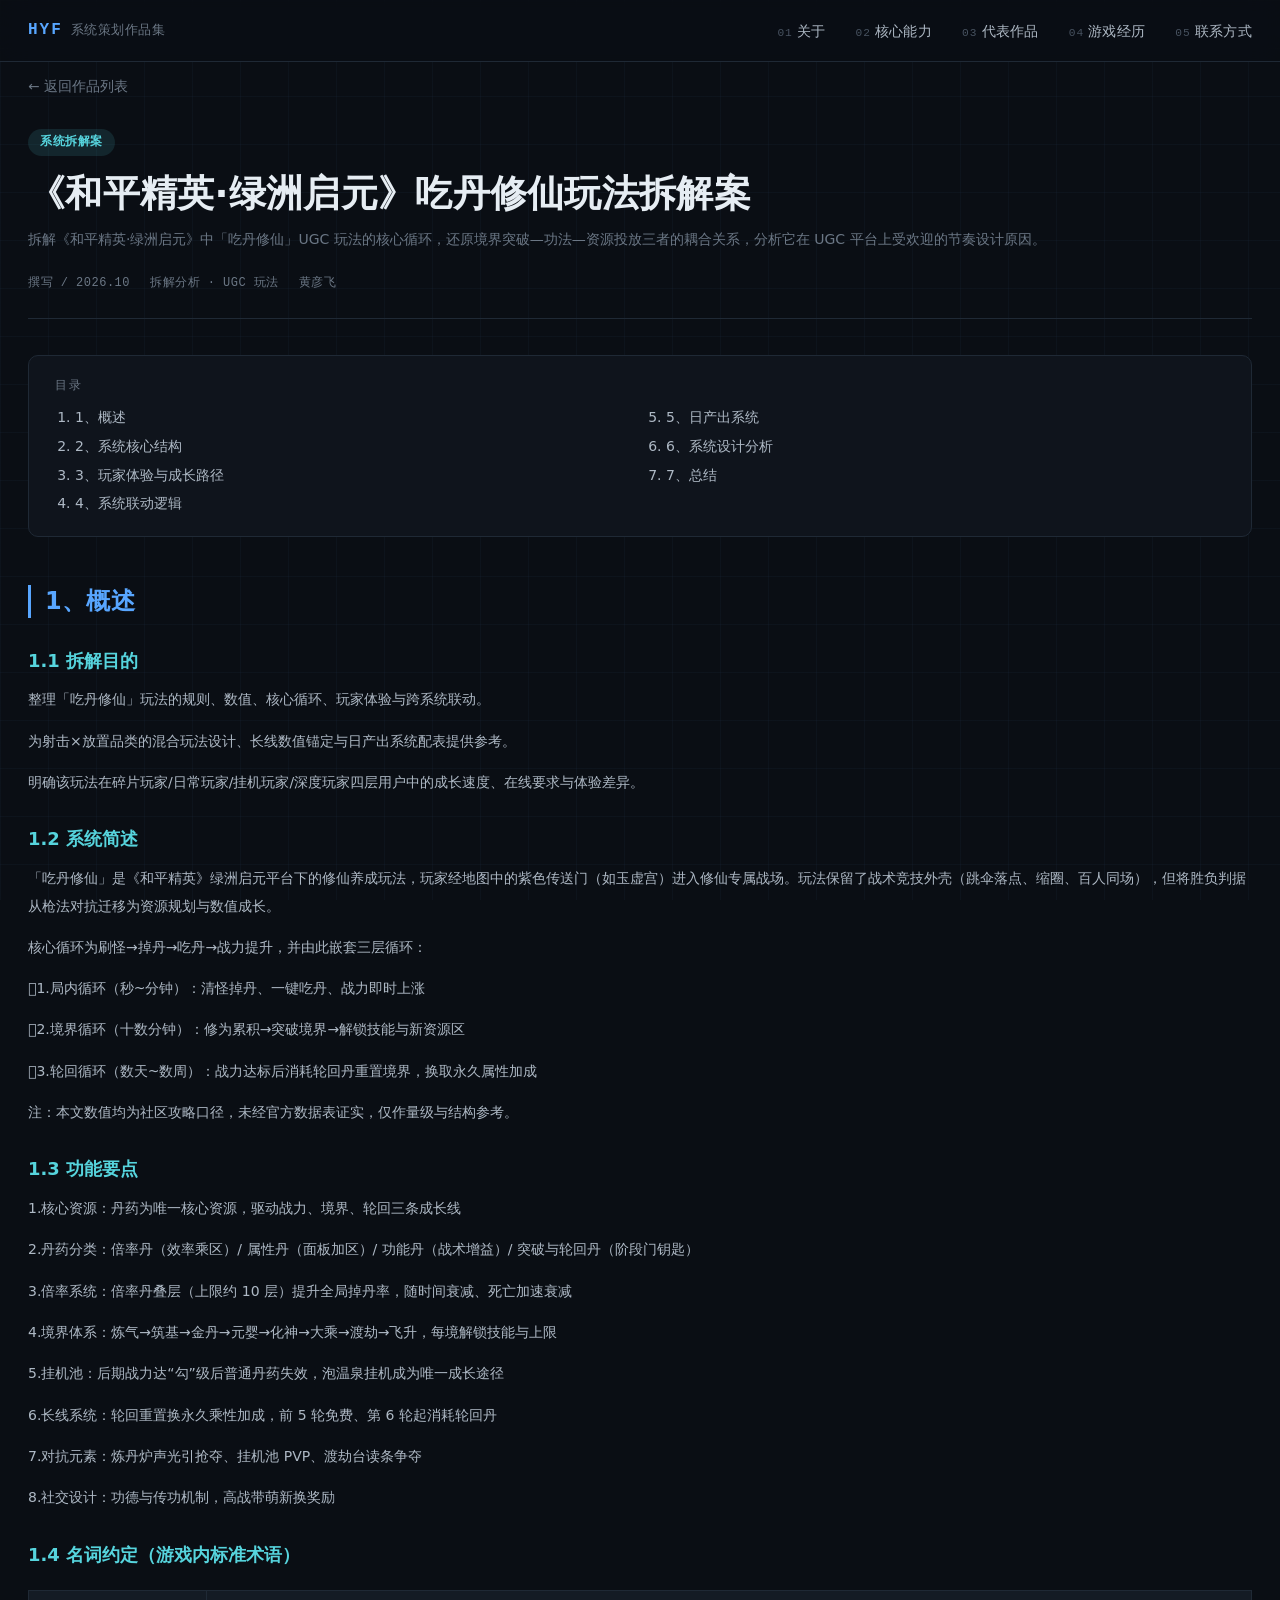
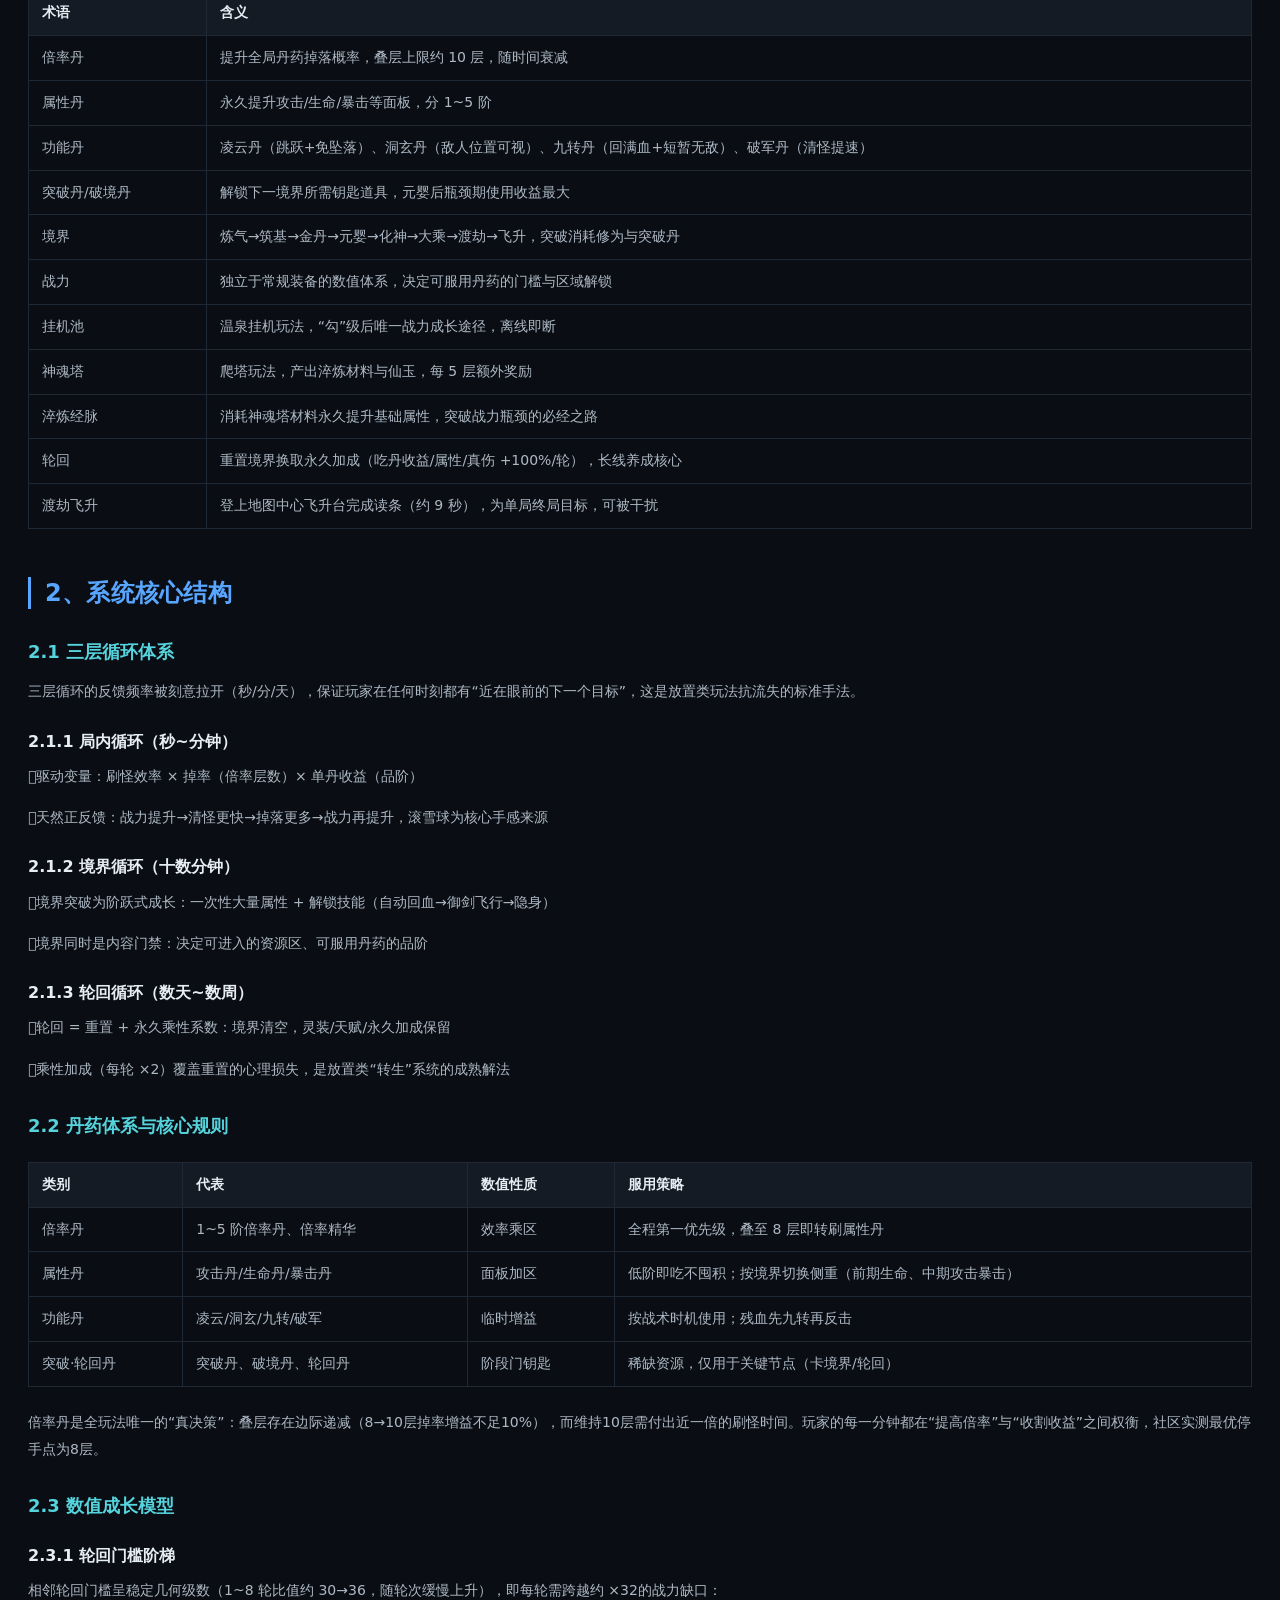
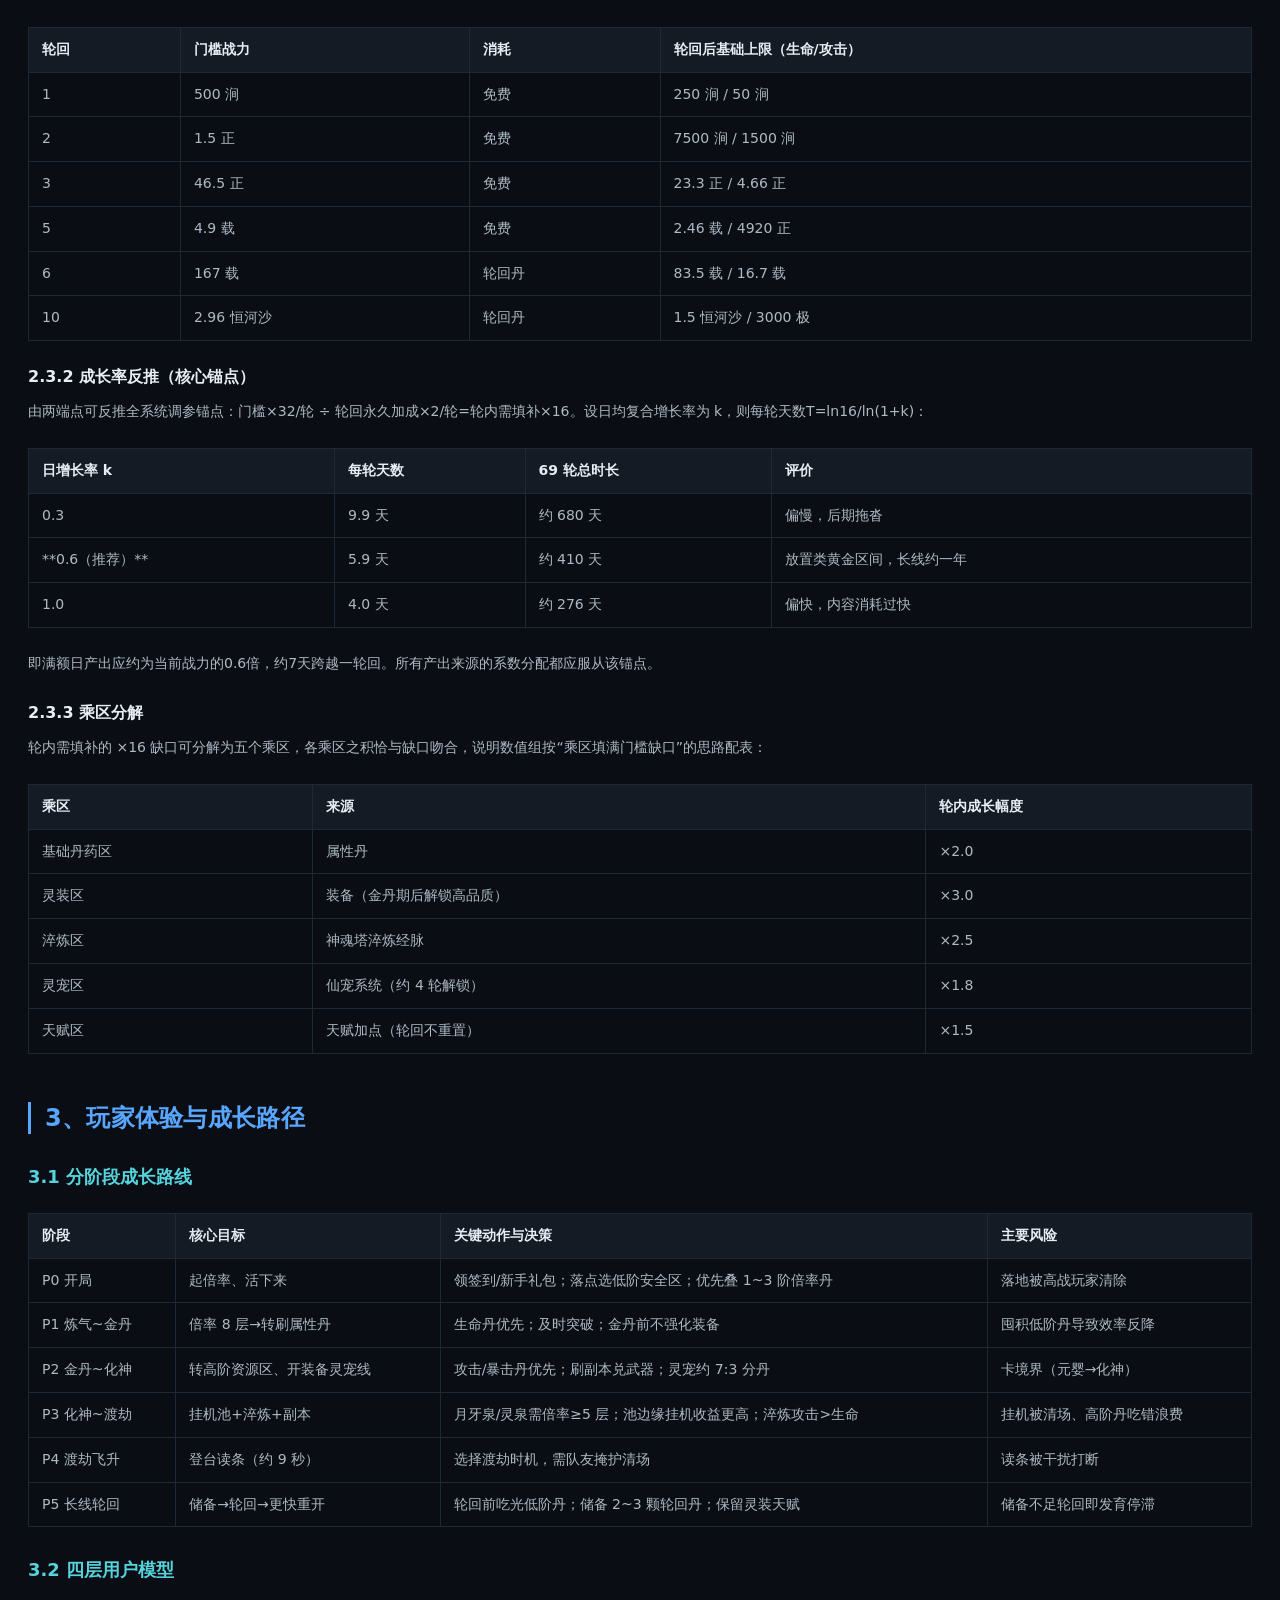
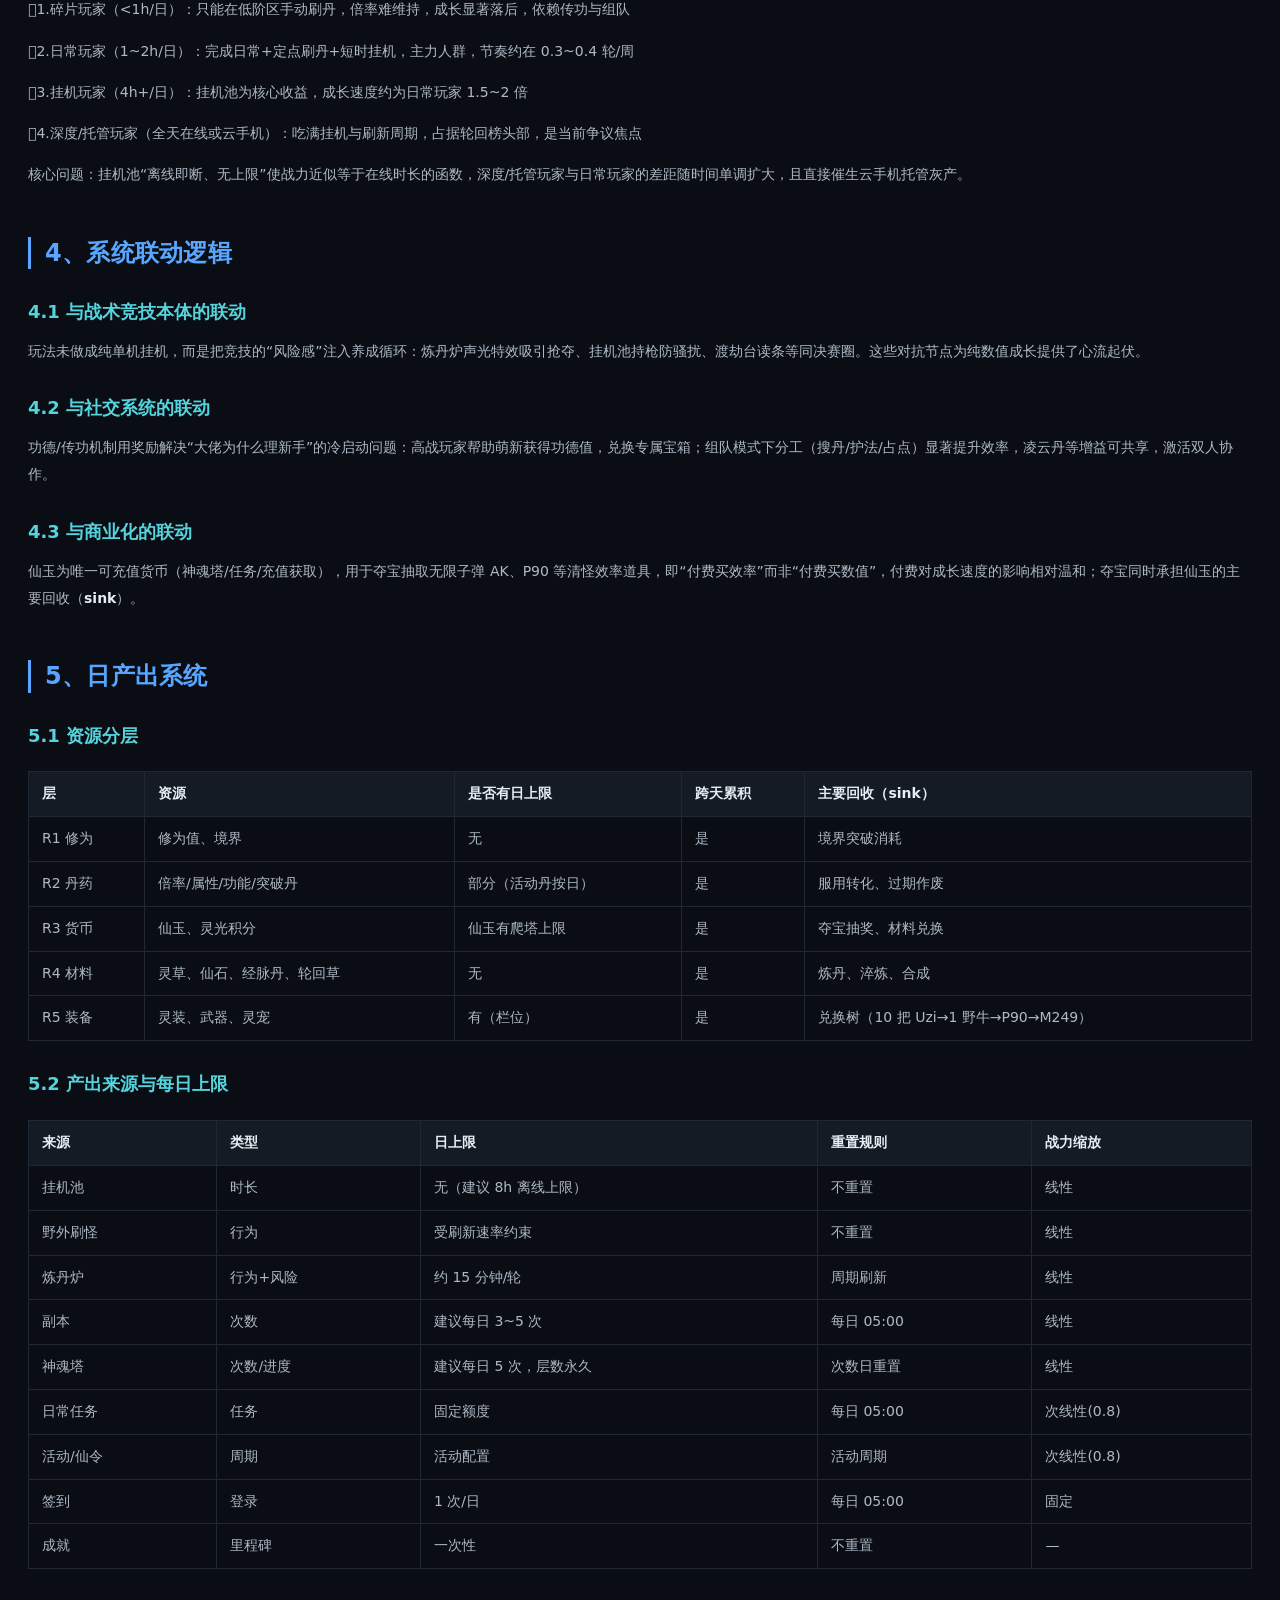
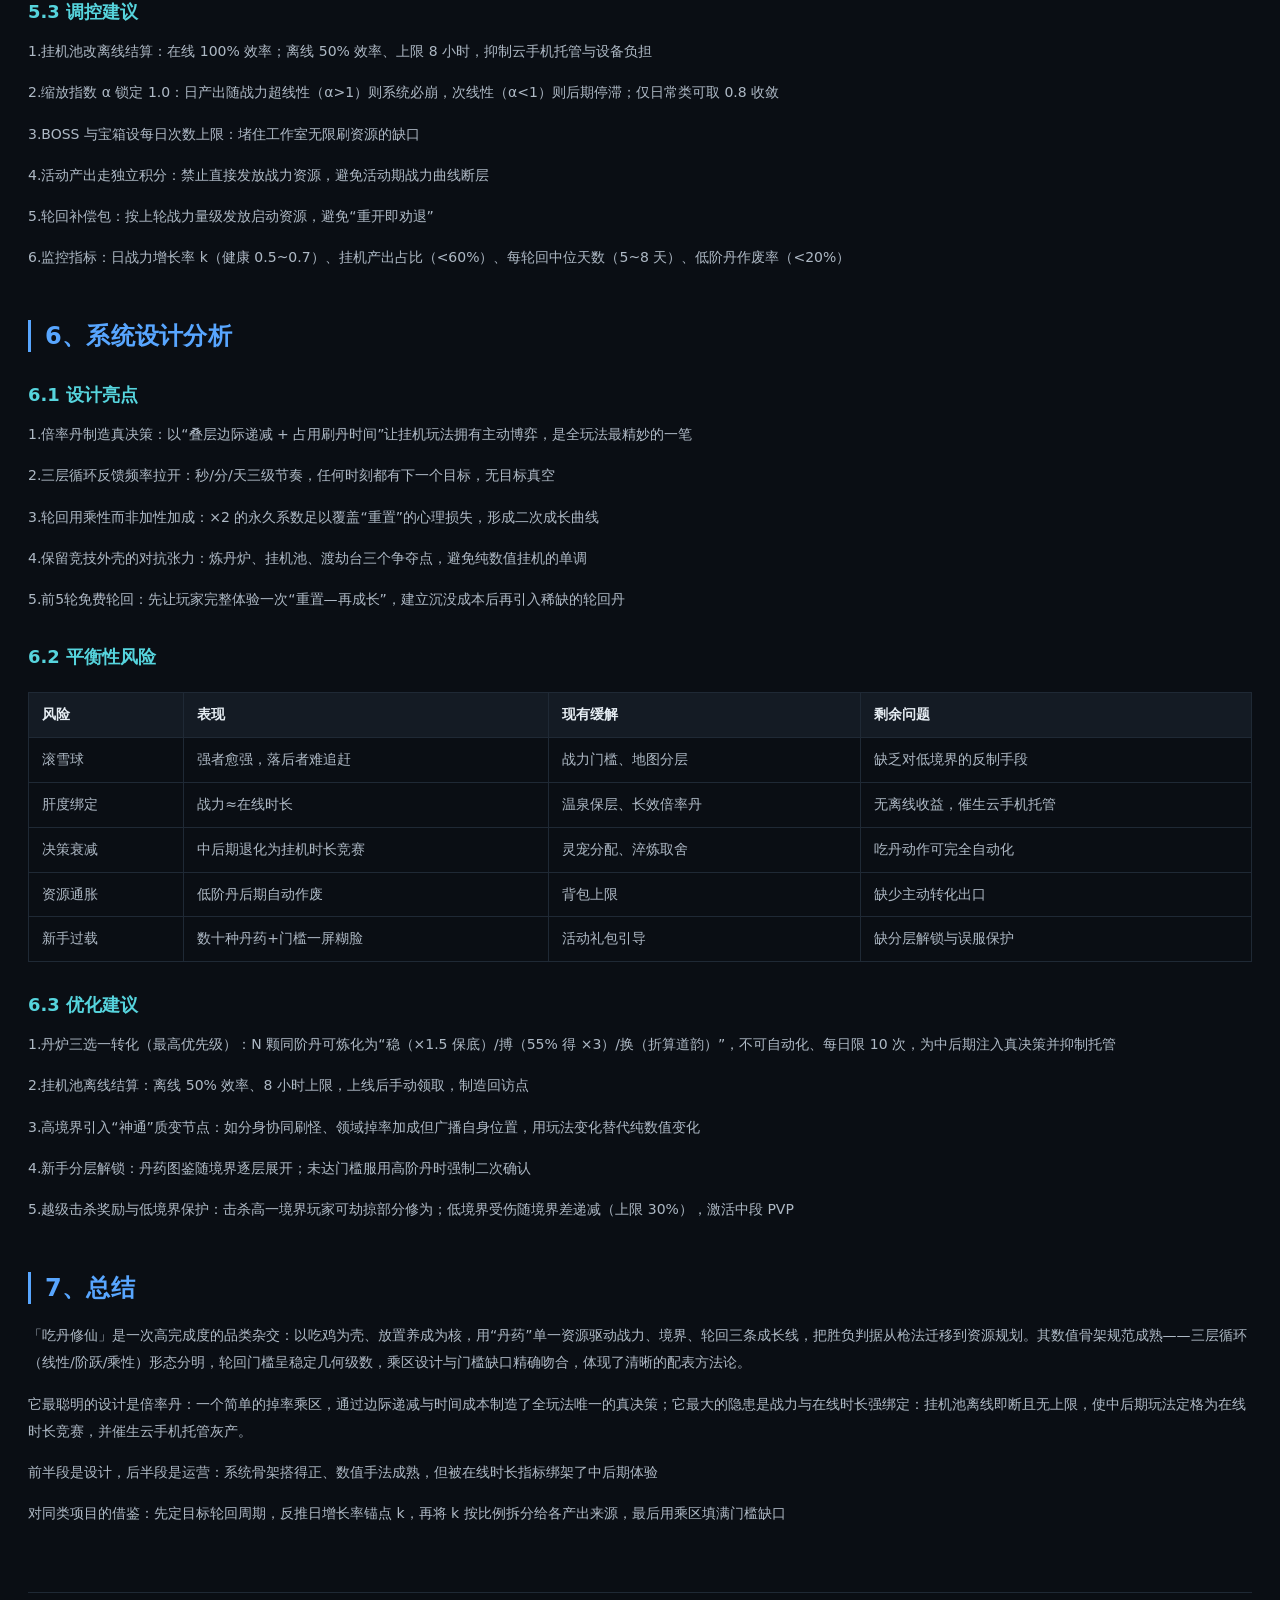
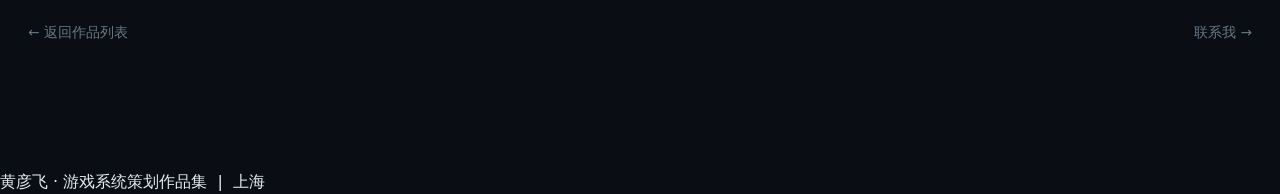
<file: works/oasis-xiuxian-analysis.html>
<!DOCTYPE html>
<html lang="zh-CN">
<head>
<meta charset="UTF-8">
<meta name="viewport" content="width=device-width, initial-scale=1">
<title>《和平精英·绿洲启元》吃丹修仙玩法拆解案 · 黄彦飞</title>
<meta name="description" content="《和平精英·绿洲启元》吃丹修仙玩法拆解案 — 系统策划作品集 by 黄彦飞">
<link rel="stylesheet" href="../assets/styles.css">
</head>
<body>
<nav class="nav">
  <div class="nav__inner">
    <a class="nav__logo" href="../index.html">HYF<span>系统策划作品集</span></a>
    <button class="nav__toggle" aria-label="菜单">&#9776;</button>
    <ul class="nav__links">
      <li><a href="../index.html#about"><em>01</em>关于</a></li>
      <li><a href="../index.html#skills"><em>02</em>核心能力</a></li>
      <li><a href="../index.html#work"><em>03</em>代表作品</a></li>
      <li><a href="../index.html#play"><em>04</em>游戏经历</a></li>
      <li><a href="../index.html#contact"><em>05</em>联系方式</a></li>
    </ul>
  </div>
</nav>

<main class="page">
  <div class="page__body">
    <a class="page__back" href="../index.html#work">&#8592; 返回作品列表</a>

    <header class="doc-head">
      <span class="doc-head__tag tag--analysis">系统拆解案</span>
      <h1>《和平精英·绿洲启元》吃丹修仙玩法拆解案</h1>
      <p class="doc-head__desc">拆解《和平精英·绿洲启元》中「吃丹修仙」UGC 玩法的核心循环，还原境界突破—功法—资源投放三者的耦合关系，分析它在 UGC 平台上受欢迎的节奏设计原因。</p>
      <div class="doc-meta">
        <span>撰写 / 2026.10</span>
        <span>拆解分析 · UGC 玩法</span>
        <span>黄彦飞</span>
      </div>
    </header>

    <nav class="doc-nav" id="toc-box" style="display:none">
      <div class="doc-nav__title">目录</div>
      <ol id="toc-list"></ol>
    </nav>

    <article class="doc">
<h2>1、概述</h2>
<h3>1.1 拆解目的</h3>
<p>整理「吃丹修仙」玩法的规则、数值、核心循环、玩家体验与跨系统联动。</p>
<p>为射击×放置品类的混合玩法设计、长线数值锚定与日产出系统配表提供参考。</p>
<p>明确该玩法在碎片玩家/日常玩家/挂机玩家/深度玩家四层用户中的成长速度、在线要求与体验差异。</p>
<h3>1.2 系统简述</h3>
<p>「吃丹修仙」是《和平精英》绿洲启元平台下的修仙养成玩法，玩家经地图中的紫色传送门（如玉虚宫）进入修仙专属战场。玩法保留了战术竞技外壳（跳伞落点、缩圈、百人同场），但将胜负判据从枪法对抗迁移为资源规划与数值成长。</p>
<p>核心循环为刷怪→掉丹→吃丹→战力提升，并由此嵌套三层循环：</p>
<p>1.局内循环（秒~分钟）：清怪掉丹、一键吃丹、战力即时上涨</p>
<p>2.境界循环（十数分钟）：修为累积→突破境界→解锁技能与新资源区</p>
<p>3.轮回循环（数天~数周）：战力达标后消耗轮回丹重置境界，换取永久属性加成</p>
<p>注：本文数值均为社区攻略口径，未经官方数据表证实，仅作量级与结构参考。</p>
<h3>1.3 功能要点</h3>
<p>1.核心资源：丹药为唯一核心资源，驱动战力、境界、轮回三条成长线</p>
<p>2.丹药分类：倍率丹（效率乘区）/ 属性丹（面板加区）/ 功能丹（战术增益）/ 突破与轮回丹（阶段门钥匙）</p>
<p>3.倍率系统：倍率丹叠层（上限约 10 层）提升全局掉丹率，随时间衰减、死亡加速衰减</p>
<p>4.境界体系：炼气→筑基→金丹→元婴→化神→大乘→渡劫→飞升，每境解锁技能与上限</p>
<p>5.挂机池：后期战力达“勾”级后普通丹药失效，泡温泉挂机成为唯一成长途径</p>
<p>6.长线系统：轮回重置换永久乘性加成，前 5 轮免费、第 6 轮起消耗轮回丹</p>
<p>7.对抗元素：炼丹炉声光引抢夺、挂机池 PVP、渡劫台读条争夺</p>
<p>8.社交设计：功德与传功机制，高战带萌新换奖励</p>
<h3>1.4 名词约定（游戏内标准术语）</h3>
<div class="table-scroll"><table><tr><th>术语</th><th>含义</th></tr><tr><td>倍率丹</td><td>提升全局丹药掉落概率，叠层上限约 10 层，随时间衰减</td></tr><tr><td>属性丹</td><td>永久提升攻击/生命/暴击等面板，分 1~5 阶</td></tr><tr><td>功能丹</td><td>凌云丹（跳跃+免坠落）、洞玄丹（敌人位置可视）、九转丹（回满血+短暂无敌）、破军丹（清怪提速）</td></tr><tr><td>突破丹/破境丹</td><td>解锁下一境界所需钥匙道具，元婴后瓶颈期使用收益最大</td></tr><tr><td>境界</td><td>炼气→筑基→金丹→元婴→化神→大乘→渡劫→飞升，突破消耗修为与突破丹</td></tr><tr><td>战力</td><td>独立于常规装备的数值体系，决定可服用丹药的门槛与区域解锁</td></tr><tr><td>挂机池</td><td>温泉挂机玩法，“勾”级后唯一战力成长途径，离线即断</td></tr><tr><td>神魂塔</td><td>爬塔玩法，产出淬炼材料与仙玉，每 5 层额外奖励</td></tr><tr><td>淬炼经脉</td><td>消耗神魂塔材料永久提升基础属性，突破战力瓶颈的必经之路</td></tr><tr><td>轮回</td><td>重置境界换取永久加成（吃丹收益/属性/真伤 +100%/轮），长线养成核心</td></tr><tr><td>渡劫飞升</td><td>登上地图中心飞升台完成读条（约 9 秒），为单局终局目标，可被干扰</td></tr></table></div>
<h2>2、系统核心结构</h2>
<h3>2.1 三层循环体系</h3>
<p>三层循环的反馈频率被刻意拉开（秒/分/天），保证玩家在任何时刻都有“近在眼前的下一个目标”，这是放置类玩法抗流失的标准手法。</p>
<h4>2.1.1 局内循环（秒~分钟）</h4>
<p>驱动变量：刷怪效率 × 掉率（倍率层数）× 单丹收益（品阶）</p>
<p>天然正反馈：战力提升→清怪更快→掉落更多→战力再提升，滚雪球为核心手感来源</p>
<h4>2.1.2 境界循环（十数分钟）</h4>
<p>境界突破为阶跃式成长：一次性大量属性 + 解锁技能（自动回血→御剑飞行→隐身）</p>
<p>境界同时是内容门禁：决定可进入的资源区、可服用丹药的品阶</p>
<h4>2.1.3 轮回循环（数天~数周）</h4>
<p>轮回 = 重置 + 永久乘性系数：境界清空，灵装/天赋/永久加成保留</p>
<p>乘性加成（每轮 ×2）覆盖重置的心理损失，是放置类“转生”系统的成熟解法</p>
<h3>2.2 丹药体系与核心规则</h3>
<div class="table-scroll"><table><tr><th>类别</th><th>代表</th><th>数值性质</th><th>服用策略</th></tr><tr><td>倍率丹</td><td>1~5 阶倍率丹、倍率精华</td><td>效率乘区</td><td>全程第一优先级，叠至 8 层即转刷属性丹</td></tr><tr><td>属性丹</td><td>攻击丹/生命丹/暴击丹</td><td>面板加区</td><td>低阶即吃不囤积；按境界切换侧重（前期生命、中期攻击暴击）</td></tr><tr><td>功能丹</td><td>凌云/洞玄/九转/破军</td><td>临时增益</td><td>按战术时机使用；残血先九转再反击</td></tr><tr><td>突破·轮回丹</td><td>突破丹、破境丹、轮回丹</td><td>阶段门钥匙</td><td>稀缺资源，仅用于关键节点（卡境界/轮回）</td></tr></table></div>
<p>倍率丹是全玩法唯一的“真决策”：叠层存在边际递减（8→10层掉率增益不足10%），而维持10层需付出近一倍的刷怪时间。玩家的每一分钟都在“提高倍率”与“收割收益”之间权衡，社区实测最优停手点为8层。</p>
<h3>2.3 数值成长模型</h3>
<h4>2.3.1 轮回门槛阶梯</h4>
<p>相邻轮回门槛呈稳定几何级数（1~8 轮比值约 30→36，随轮次缓慢上升），即每轮需跨越约 ×32的战力缺口：</p>
<div class="table-scroll"><table><tr><th>轮回</th><th>门槛战力</th><th>消耗</th><th>轮回后基础上限（生命/攻击）</th></tr><tr><td>1</td><td>500 涧</td><td>免费</td><td>250 涧 / 50 涧</td></tr><tr><td>2</td><td>1.5 正</td><td>免费</td><td>7500 涧 / 1500 涧</td></tr><tr><td>3</td><td>46.5 正</td><td>免费</td><td>23.3 正 / 4.66 正</td></tr><tr><td>5</td><td>4.9 载</td><td>免费</td><td>2.46 载 / 4920 正</td></tr><tr><td>6</td><td>167 载</td><td>轮回丹</td><td>83.5 载 / 16.7 载</td></tr><tr><td>10</td><td>2.96 恒河沙</td><td>轮回丹</td><td>1.5 恒河沙 / 3000 极</td></tr></table></div>
<h4>2.3.2 成长率反推（核心锚点）</h4>
<p>由两端点可反推全系统调参锚点：门槛×32/轮 ÷ 轮回永久加成×2/轮=轮内需填补×16。设日均复合增长率为 k，则每轮天数T=ln16/ln(1+k)：</p>
<div class="table-scroll"><table><tr><th>日增长率 k</th><th>每轮天数</th><th>69 轮总时长</th><th>评价</th></tr><tr><td>0.3</td><td>9.9 天</td><td>约 680 天</td><td>偏慢，后期拖沓</td></tr><tr><td>**0.6（推荐）**</td><td>5.9 天</td><td>约 410 天</td><td>放置类黄金区间，长线约一年</td></tr><tr><td>1.0</td><td>4.0 天</td><td>约 276 天</td><td>偏快，内容消耗过快</td></tr></table></div>
<p>即满额日产出应约为当前战力的0.6倍，约7天跨越一轮回。所有产出来源的系数分配都应服从该锚点。</p>
<h4>2.3.3 乘区分解</h4>
<p>轮内需填补的 ×16 缺口可分解为五个乘区，各乘区之积恰与缺口吻合，说明数值组按“乘区填满门槛缺口”的思路配表：</p>
<div class="table-scroll"><table><tr><th>乘区</th><th>来源</th><th>轮内成长幅度</th></tr><tr><td>基础丹药区</td><td>属性丹</td><td>×2.0</td></tr><tr><td>灵装区</td><td>装备（金丹期后解锁高品质）</td><td>×3.0</td></tr><tr><td>淬炼区</td><td>神魂塔淬炼经脉</td><td>×2.5</td></tr><tr><td>灵宠区</td><td>仙宠系统（约 4 轮解锁）</td><td>×1.8</td></tr><tr><td>天赋区</td><td>天赋加点（轮回不重置）</td><td>×1.5</td></tr></table></div>
<h2>3、玩家体验与成长路径</h2>
<h3>3.1 分阶段成长路线</h3>
<div class="table-scroll"><table><tr><th>阶段</th><th>核心目标</th><th>关键动作与决策</th><th>主要风险</th></tr><tr><td>P0 开局</td><td>起倍率、活下来</td><td>领签到/新手礼包；落点选低阶安全区；优先叠 1~3 阶倍率丹</td><td>落地被高战玩家清除</td></tr><tr><td>P1 炼气~金丹</td><td>倍率 8 层→转刷属性丹</td><td>生命丹优先；及时突破；金丹前不强化装备</td><td>囤积低阶丹导致效率反降</td></tr><tr><td>P2 金丹~化神</td><td>转高阶资源区、开装备灵宠线</td><td>攻击/暴击丹优先；刷副本兑武器；灵宠约 7:3 分丹</td><td>卡境界（元婴→化神）</td></tr><tr><td>P3 化神~渡劫</td><td>挂机池+淬炼+副本</td><td>月牙泉/灵泉需倍率≥5 层；池边缘挂机收益更高；淬炼攻击&gt;生命</td><td>挂机被清场、高阶丹吃错浪费</td></tr><tr><td>P4 渡劫飞升</td><td>登台读条（约 9 秒）</td><td>选择渡劫时机，需队友掩护清场</td><td>读条被干扰打断</td></tr><tr><td>P5 长线轮回</td><td>储备→轮回→更快重开</td><td>轮回前吃光低阶丹；储备 2~3 颗轮回丹；保留灵装天赋</td><td>储备不足轮回即发育停滞</td></tr></table></div>
<h3>3.2 四层用户模型</h3>
<p>1.碎片玩家（&lt;1h/日）：只能在低阶区手动刷丹，倍率难维持，成长显著落后，依赖传功与组队</p>
<p>2.日常玩家（1~2h/日）：完成日常+定点刷丹+短时挂机，主力人群，节奏约在 0.3~0.4 轮/周</p>
<p>3.挂机玩家（4h+/日）：挂机池为核心收益，成长速度约为日常玩家 1.5~2 倍</p>
<p>4.深度/托管玩家（全天在线或云手机）：吃满挂机与刷新周期，占据轮回榜头部，是当前争议焦点</p>
<p>核心问题：挂机池“离线即断、无上限”使战力近似等于在线时长的函数，深度/托管玩家与日常玩家的差距随时间单调扩大，且直接催生云手机托管灰产。</p>
<h2>4、系统联动逻辑</h2>
<h3>4.1 与战术竞技本体的联动</h3>
<p>玩法未做成纯单机挂机，而是把竞技的“风险感”注入养成循环：炼丹炉声光特效吸引抢夺、挂机池持枪防骚扰、渡劫台读条等同决赛圈。这些对抗节点为纯数值成长提供了心流起伏。</p>
<h3>4.2 与社交系统的联动</h3>
<p>功德/传功机制用奖励解决“大佬为什么理新手”的冷启动问题：高战玩家帮助萌新获得功德值，兑换专属宝箱；组队模式下分工（搜丹/护法/占点）显著提升效率，凌云丹等增益可共享，激活双人协作。</p>
<h3>4.3 与商业化的联动</h3>
<p>仙玉为唯一可充值货币（神魂塔/任务/充值获取），用于夺宝抽取无限子弹 AK、P90 等清怪效率道具，即“付费买效率”而非“付费买数值”，付费对成长速度的影响相对温和；夺宝同时承担仙玉的主要回收（<strong>sink</strong>）。</p>
<h2>5、日产出系统</h2>
<h3>5.1 资源分层</h3>
<div class="table-scroll"><table><tr><th>层</th><th>资源</th><th>是否有日上限</th><th>跨天累积</th><th>主要回收（sink）</th></tr><tr><td>R1 修为</td><td>修为值、境界</td><td>无</td><td>是</td><td>境界突破消耗</td></tr><tr><td>R2 丹药</td><td>倍率/属性/功能/突破丹</td><td>部分（活动丹按日）</td><td>是</td><td>服用转化、过期作废</td></tr><tr><td>R3 货币</td><td>仙玉、灵光积分</td><td>仙玉有爬塔上限</td><td>是</td><td>夺宝抽奖、材料兑换</td></tr><tr><td>R4 材料</td><td>灵草、仙石、经脉丹、轮回草</td><td>无</td><td>是</td><td>炼丹、淬炼、合成</td></tr><tr><td>R5 装备</td><td>灵装、武器、灵宠</td><td>有（栏位）</td><td>是</td><td>兑换树（10 把 Uzi→1 野牛→P90→M249）</td></tr></table></div>
<h3>5.2 产出来源与每日上限</h3>
<div class="table-scroll"><table><tr><th>来源</th><th>类型</th><th>日上限</th><th>重置规则</th><th>战力缩放</th></tr><tr><td>挂机池</td><td>时长</td><td>无（建议 8h 离线上限）</td><td>不重置</td><td>线性</td></tr><tr><td>野外刷怪</td><td>行为</td><td>受刷新速率约束</td><td>不重置</td><td>线性</td></tr><tr><td>炼丹炉</td><td>行为+风险</td><td>约 15 分钟/轮</td><td>周期刷新</td><td>线性</td></tr><tr><td>副本</td><td>次数</td><td>建议每日 3~5 次</td><td>每日 05:00</td><td>线性</td></tr><tr><td>神魂塔</td><td>次数/进度</td><td>建议每日 5 次，层数永久</td><td>次数日重置</td><td>线性</td></tr><tr><td>日常任务</td><td>任务</td><td>固定额度</td><td>每日 05:00</td><td>次线性(0.8)</td></tr><tr><td>活动/仙令</td><td>周期</td><td>活动配置</td><td>活动周期</td><td>次线性(0.8)</td></tr><tr><td>签到</td><td>登录</td><td>1 次/日</td><td>每日 05:00</td><td>固定</td></tr><tr><td>成就</td><td>里程碑</td><td>一次性</td><td>不重置</td><td>—</td></tr></table></div>
<h3>5.3 调控建议</h3>
<p>1.挂机池改离线结算：在线 100% 效率；离线 50% 效率、上限 8 小时，抑制云手机托管与设备负担</p>
<p>2.缩放指数 α 锁定 1.0：日产出随战力超线性（α&gt;1）则系统必崩，次线性（α&lt;1）则后期停滞；仅日常类可取 0.8 收敛</p>
<p>3.BOSS 与宝箱设每日次数上限：堵住工作室无限刷资源的缺口</p>
<p>4.活动产出走独立积分：禁止直接发放战力资源，避免活动期战力曲线断层</p>
<p>5.轮回补偿包：按上轮战力量级发放启动资源，避免“重开即劝退”</p>
<p>6.监控指标：日战力增长率 k（健康 0.5~0.7）、挂机产出占比（&lt;60%）、每轮回中位天数（5~8 天）、低阶丹作废率（&lt;20%）</p>
<h2>6、系统设计分析</h2>
<h3>6.1 设计亮点</h3>
<p>1.倍率丹制造真决策：以“叠层边际递减 + 占用刷丹时间”让挂机玩法拥有主动博弈，是全玩法最精妙的一笔</p>
<p>2.三层循环反馈频率拉开：秒/分/天三级节奏，任何时刻都有下一个目标，无目标真空</p>
<p>3.轮回用乘性而非加性加成：×2 的永久系数足以覆盖“重置”的心理损失，形成二次成长曲线</p>
<p>4.保留竞技外壳的对抗张力：炼丹炉、挂机池、渡劫台三个争夺点，避免纯数值挂机的单调</p>
<p>5.前5轮免费轮回：先让玩家完整体验一次“重置—再成长”，建立沉没成本后再引入稀缺的轮回丹</p>
<h3>6.2 平衡性风险</h3>
<div class="table-scroll"><table><tr><th>风险</th><th>表现</th><th>现有缓解</th><th>剩余问题</th></tr><tr><td>滚雪球</td><td>强者愈强，落后者难追赶</td><td>战力门槛、地图分层</td><td>缺乏对低境界的反制手段</td></tr><tr><td>肝度绑定</td><td>战力≈在线时长</td><td>温泉保层、长效倍率丹</td><td>无离线收益，催生云手机托管</td></tr><tr><td>决策衰减</td><td>中后期退化为挂机时长竞赛</td><td>灵宠分配、淬炼取舍</td><td>吃丹动作可完全自动化</td></tr><tr><td>资源通胀</td><td>低阶丹后期自动作废</td><td>背包上限</td><td>缺少主动转化出口</td></tr><tr><td>新手过载</td><td>数十种丹药+门槛一屏糊脸</td><td>活动礼包引导</td><td>缺分层解锁与误服保护</td></tr></table></div>
<h3>6.3 优化建议</h3>
<p>1.丹炉三选一转化（最高优先级）：N 颗同阶丹可炼化为“稳（×1.5 保底）/搏（55% 得 ×3）/换（折算道韵）”，不可自动化、每日限 10 次，为中后期注入真决策并抑制托管</p>
<p>2.挂机池离线结算：离线 50% 效率、8 小时上限，上线后手动领取，制造回访点</p>
<p>3.高境界引入“神通”质变节点：如分身协同刷怪、领域掉率加成但广播自身位置，用玩法变化替代纯数值变化</p>
<p>4.新手分层解锁：丹药图鉴随境界逐层展开；未达门槛服用高阶丹时强制二次确认</p>
<p>5.越级击杀奖励与低境界保护：击杀高一境界玩家可劫掠部分修为；低境界受伤随境界差递减（上限 30%），激活中段 PVP</p>
<h2>7、总结</h2>
<p>「吃丹修仙」是一次高完成度的品类杂交：以吃鸡为壳、放置养成为核，用“丹药”单一资源驱动战力、境界、轮回三条成长线，把胜负判据从枪法迁移到资源规划。其数值骨架规范成熟——三层循环（线性/阶跃/乘性）形态分明，轮回门槛呈稳定几何级数，乘区设计与门槛缺口精确吻合，体现了清晰的配表方法论。</p>
<p>它最聪明的设计是倍率丹：一个简单的掉率乘区，通过边际递减与时间成本制造了全玩法唯一的真决策；它最大的隐患是战力与在线时长强绑定：挂机池离线即断且无上限，使中后期玩法定格为在线时长竞赛，并催生云手机托管灰产。</p>
<p>前半段是设计，后半段是运营：系统骨架搭得正、数值手法成熟，但被在线时长指标绑架了中后期体验</p>
<p>对同类项目的借鉴：先定目标轮回周期，反推日增长率锚点 k，再将 k 按比例拆分给各产出来源，最后用乘区填满门槛缺口</p>
    </article>

    <div class="doc-foot">
      <a class="page__back" href="../index.html#work">&#8592; 返回作品列表</a>
      <a class="page__back" href="../index.html#contact">联系我 &#8594;</a>
    </div>
  </div>
</main>

<footer class="footer">黄彦飞 · 游戏系统策划作品集 &nbsp;|&nbsp; 上海</footer>
<script src="../assets/main.js"></script>
</body>
</html>
</file>
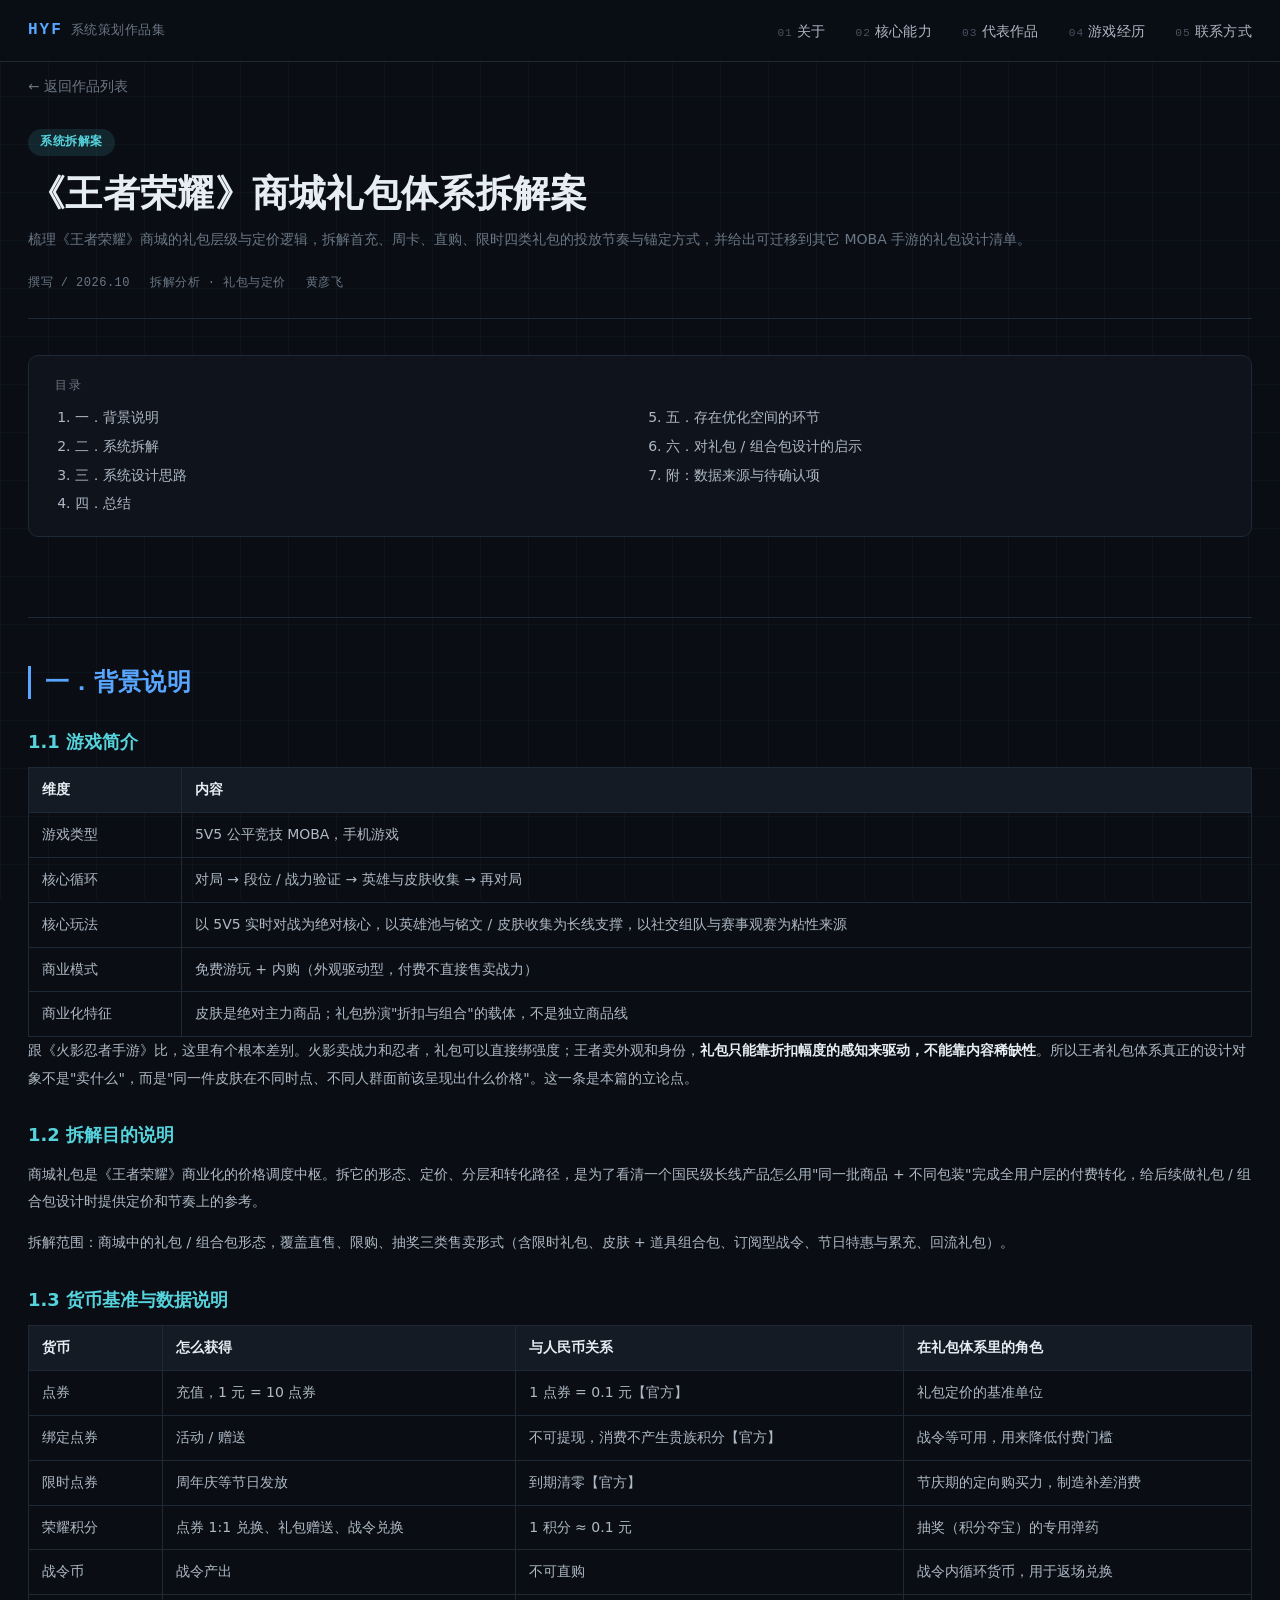
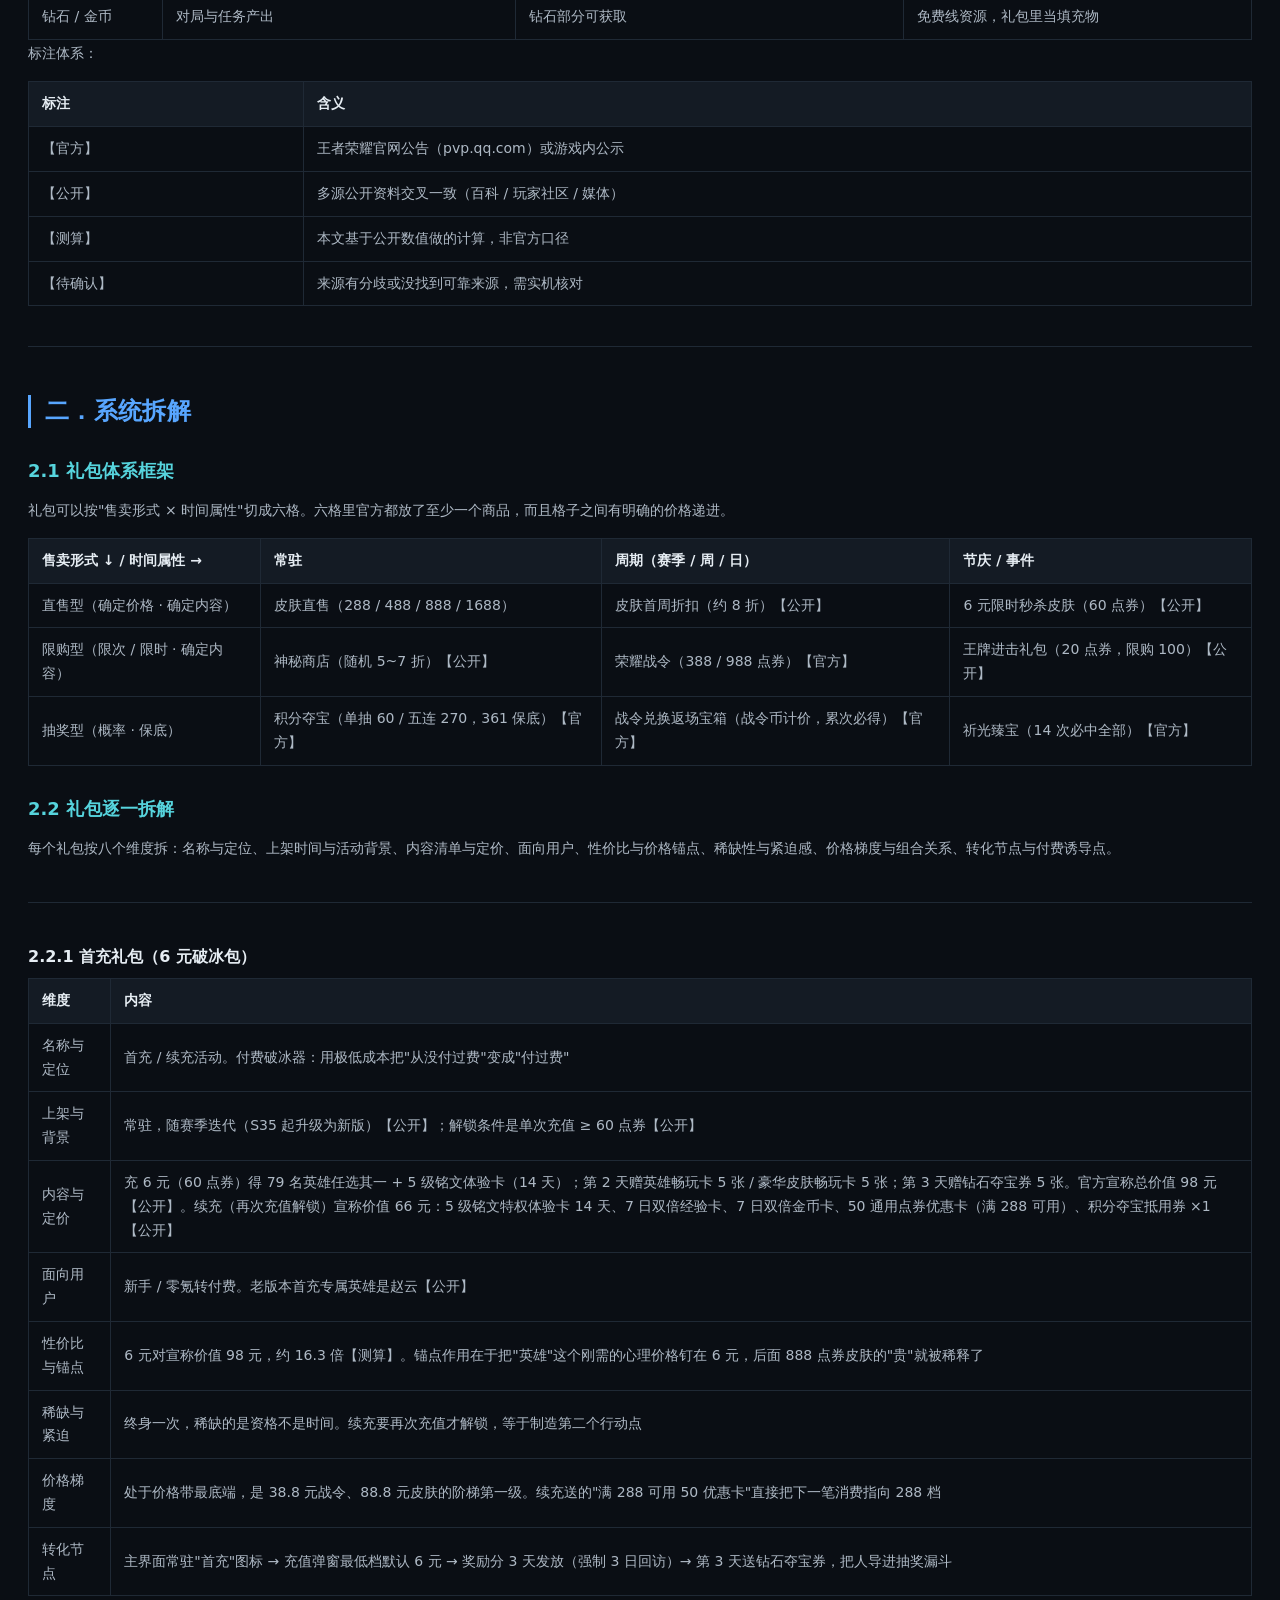
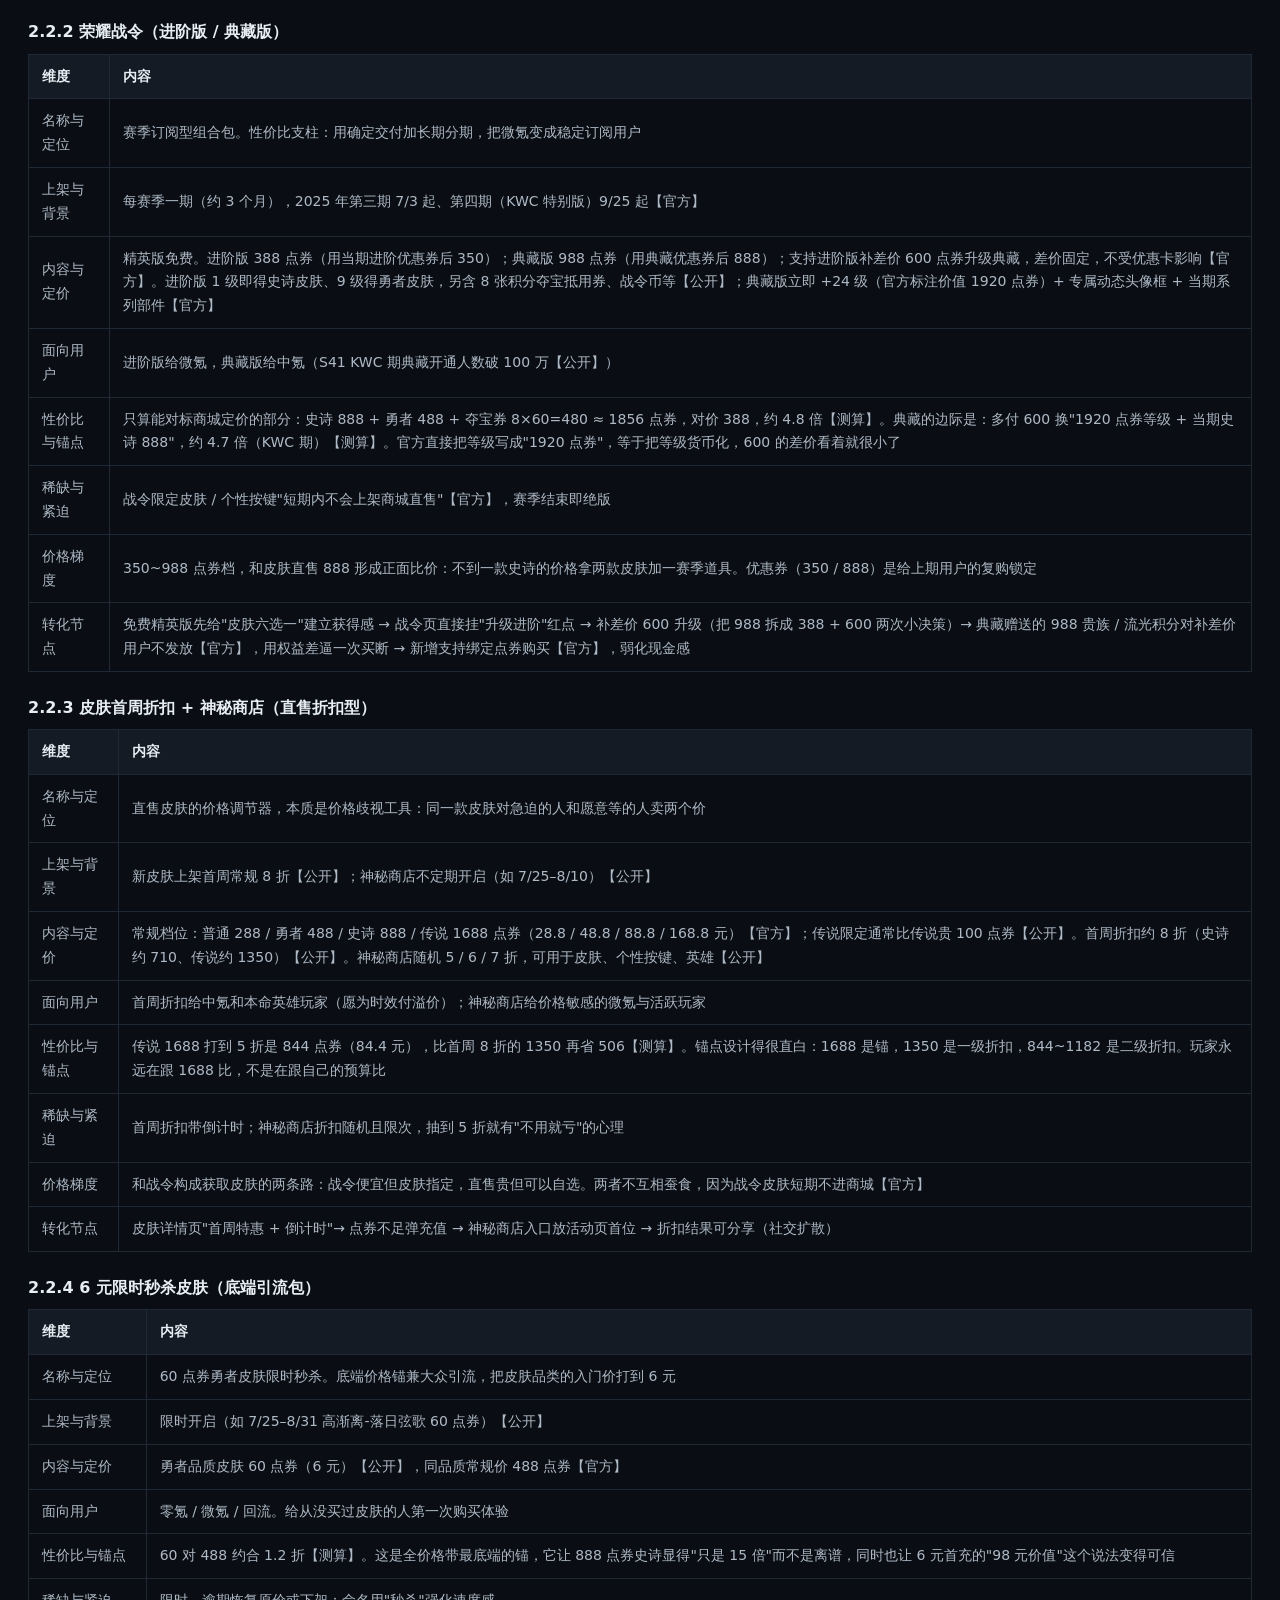
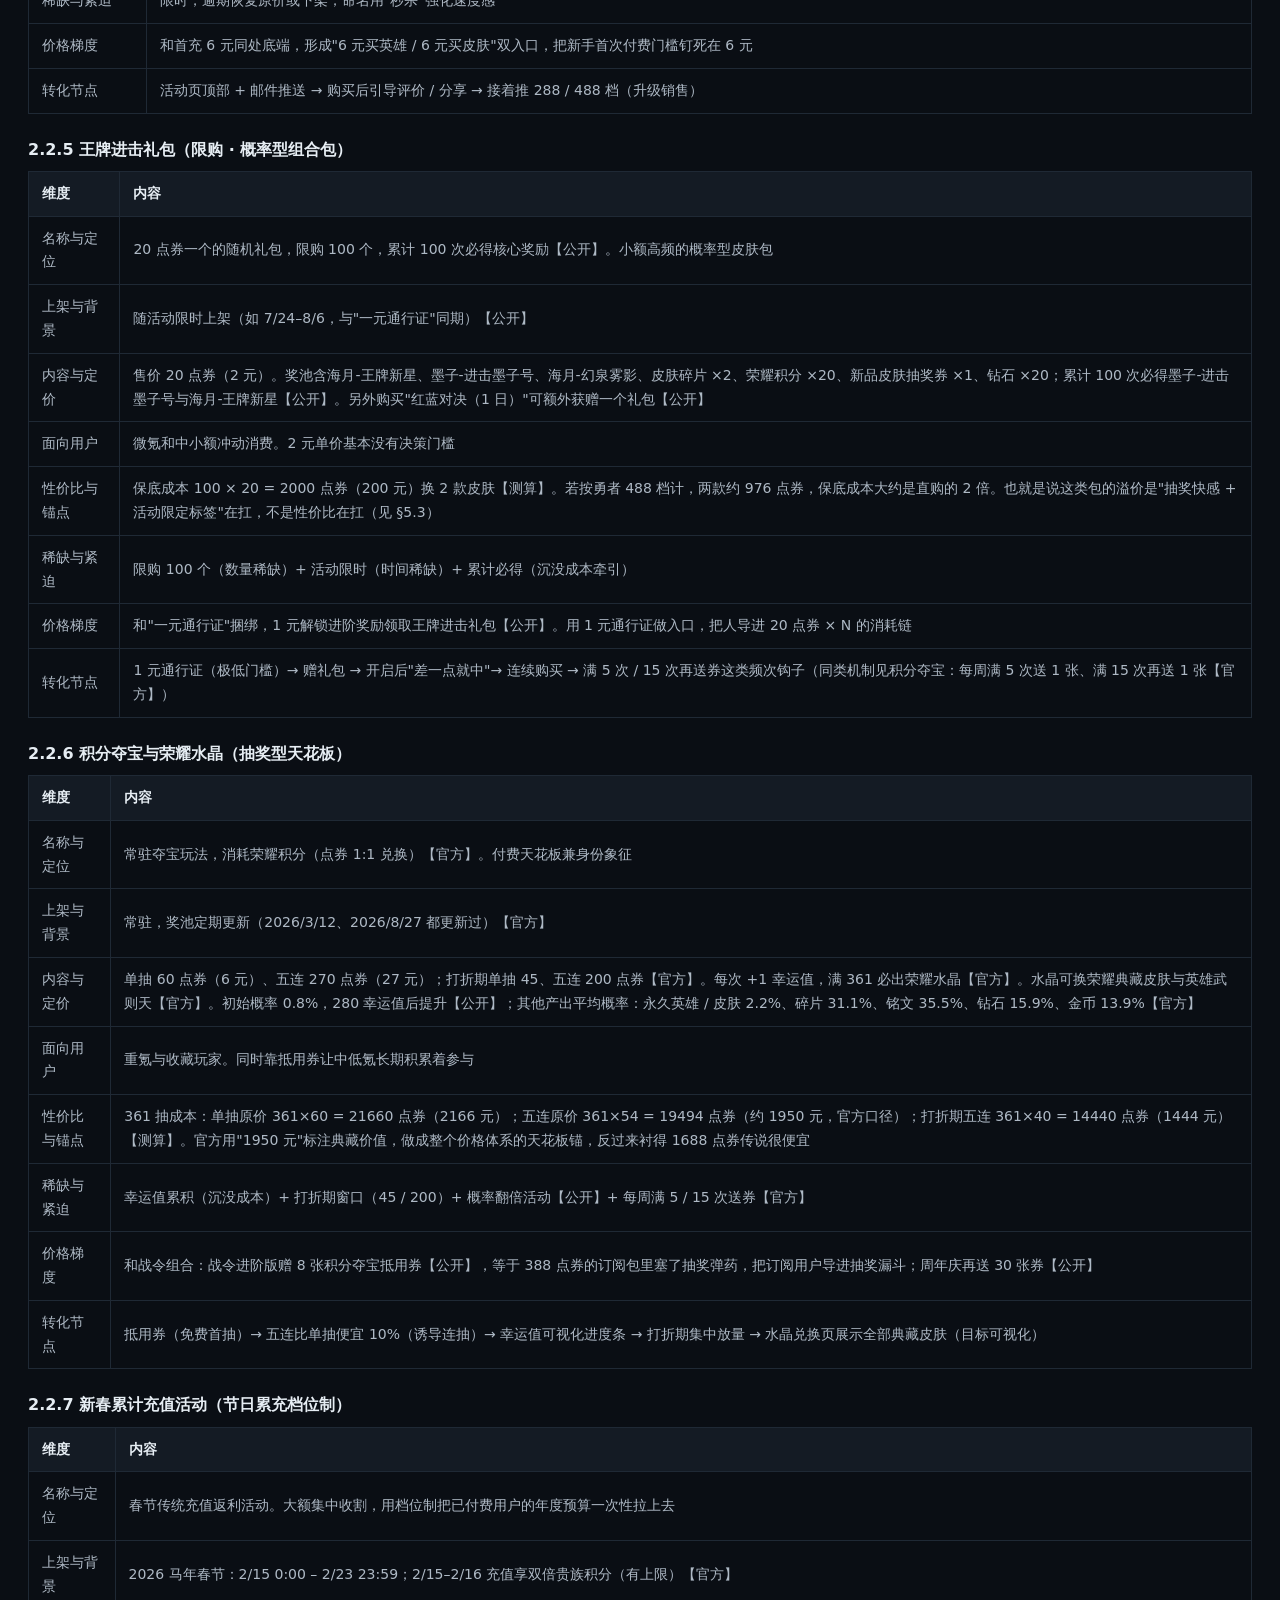
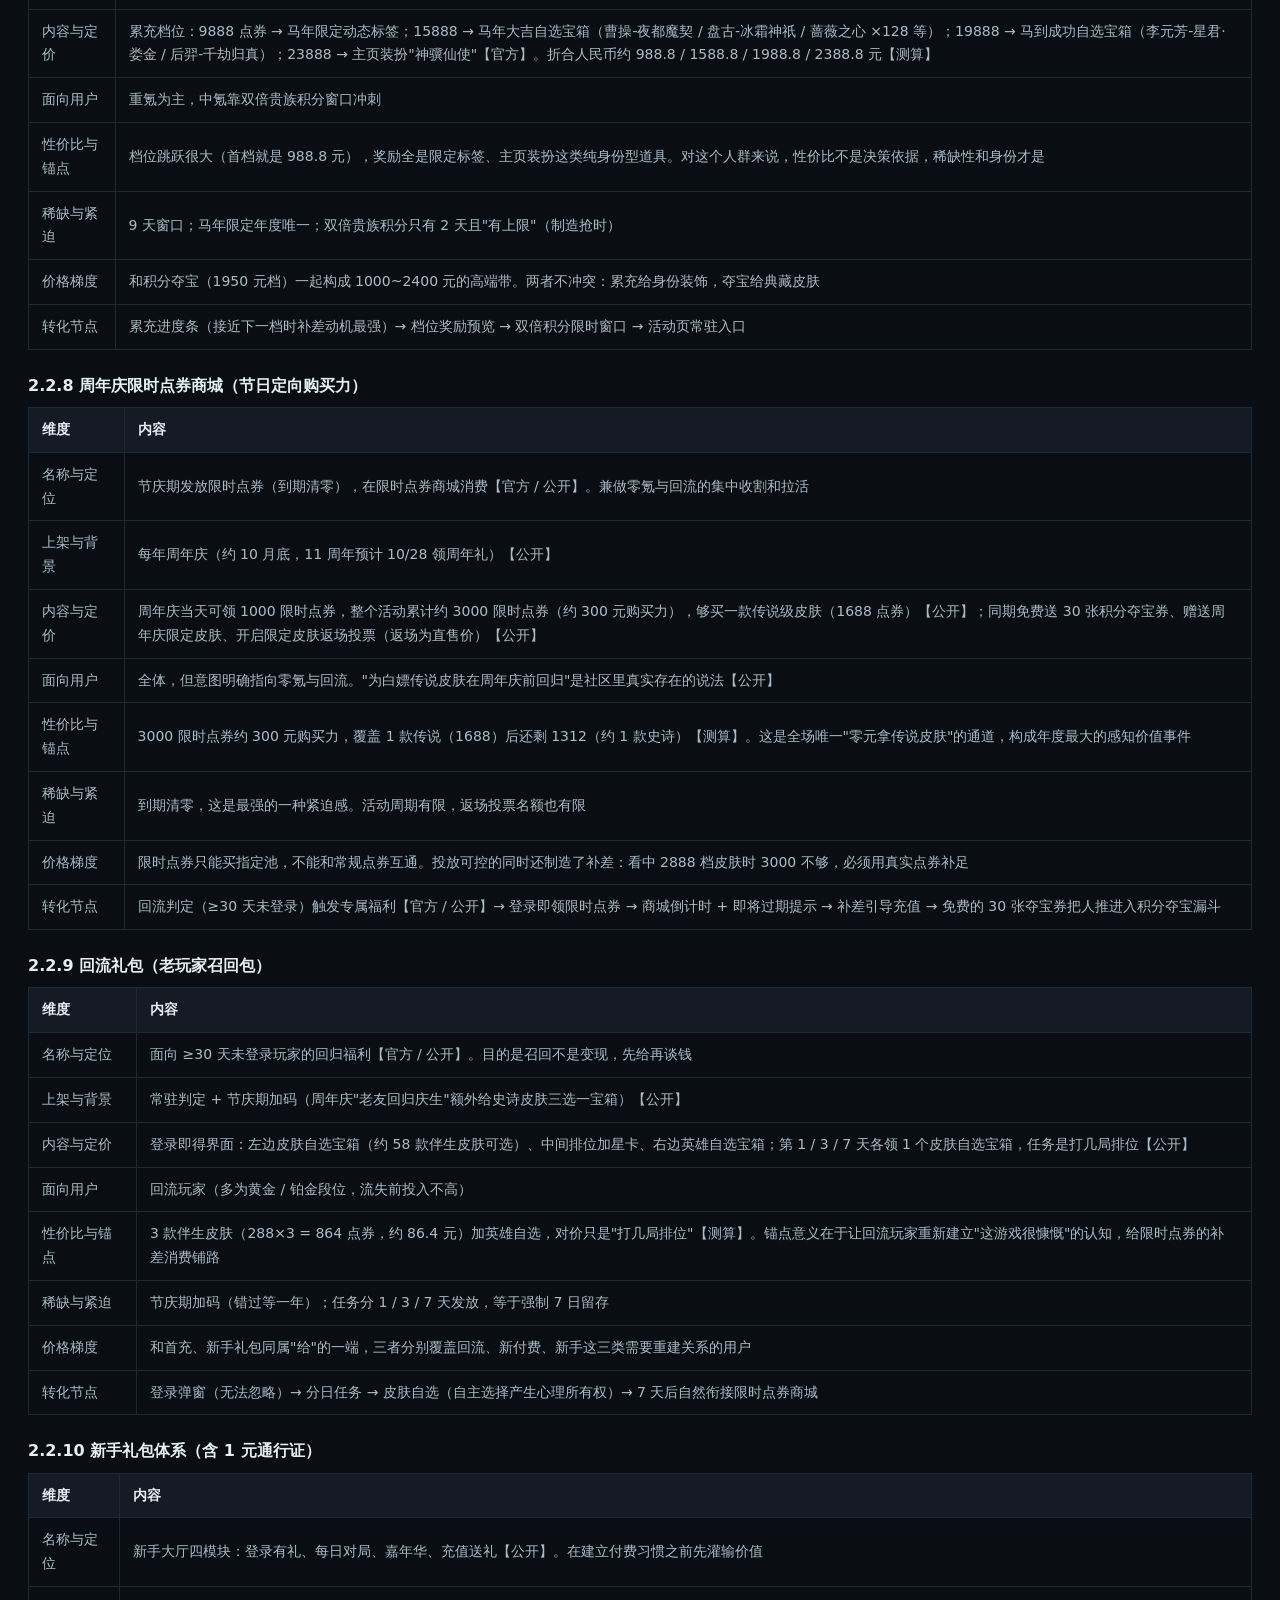
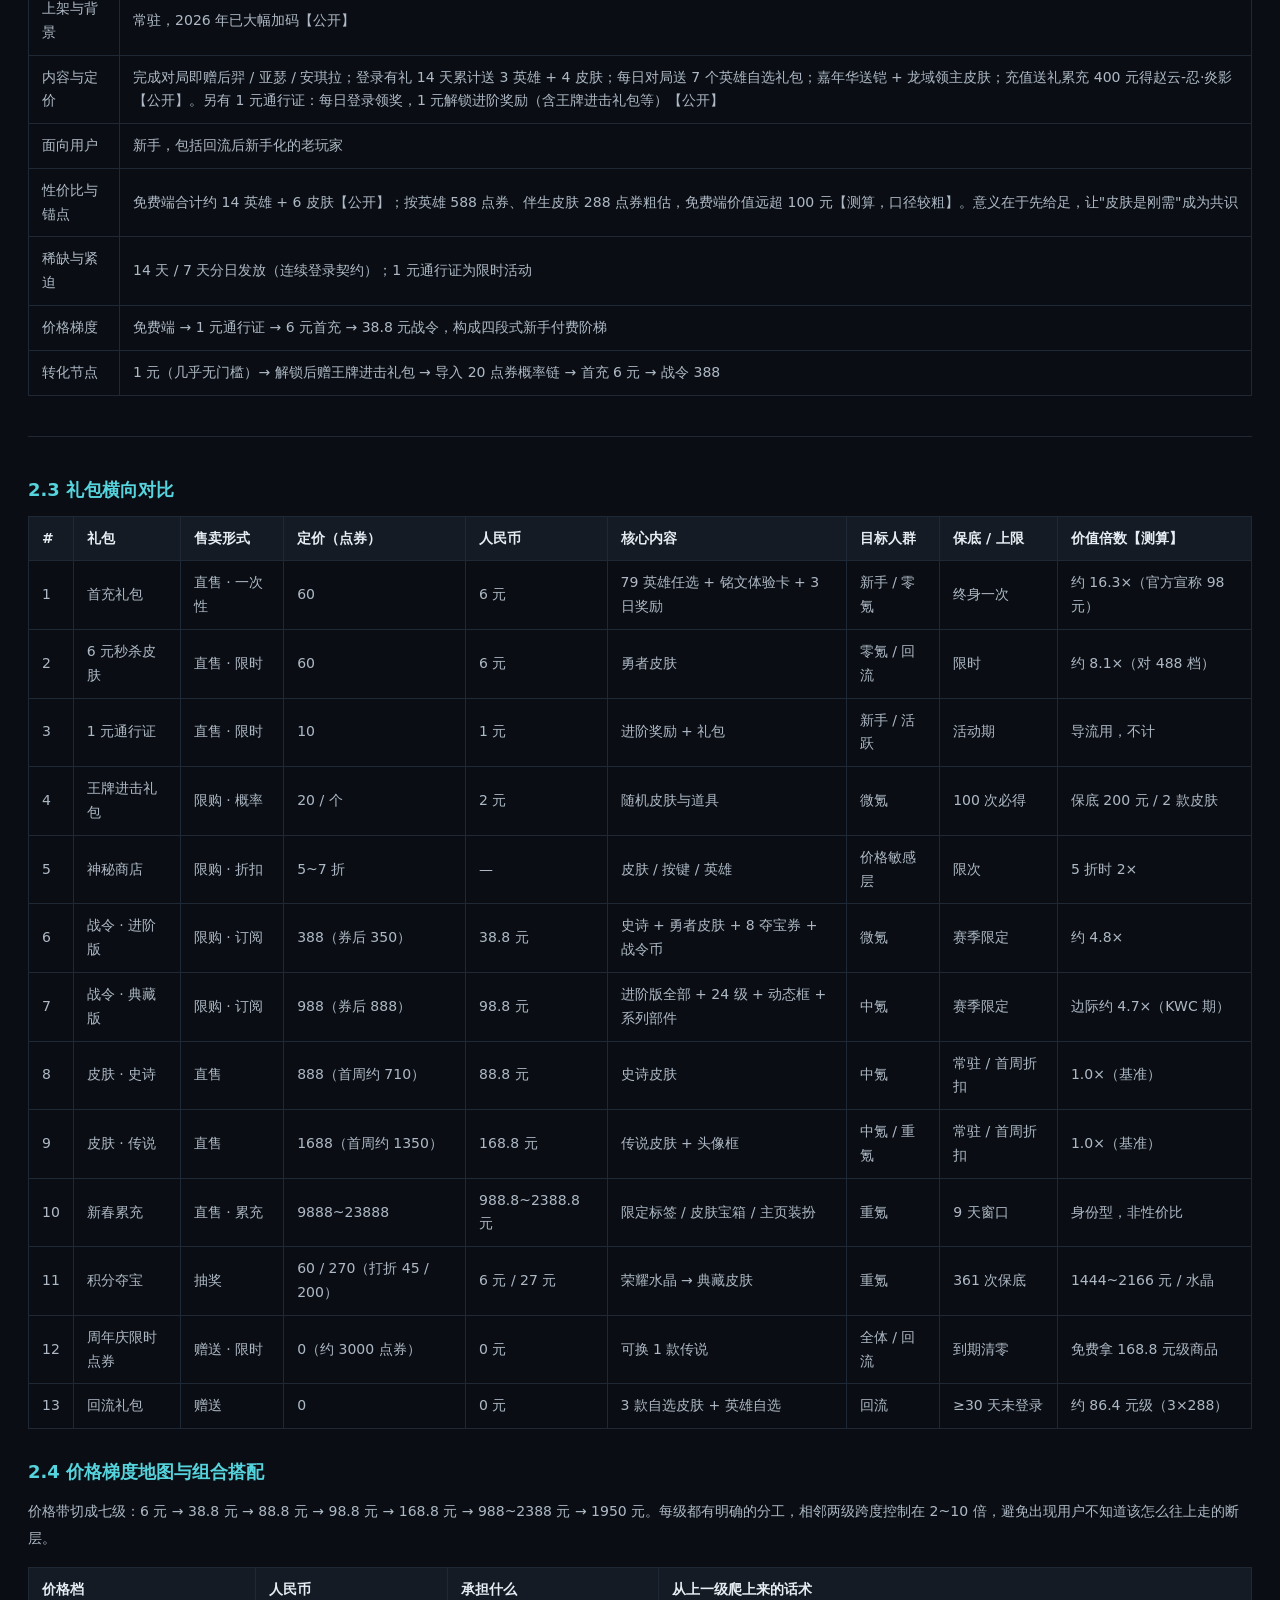
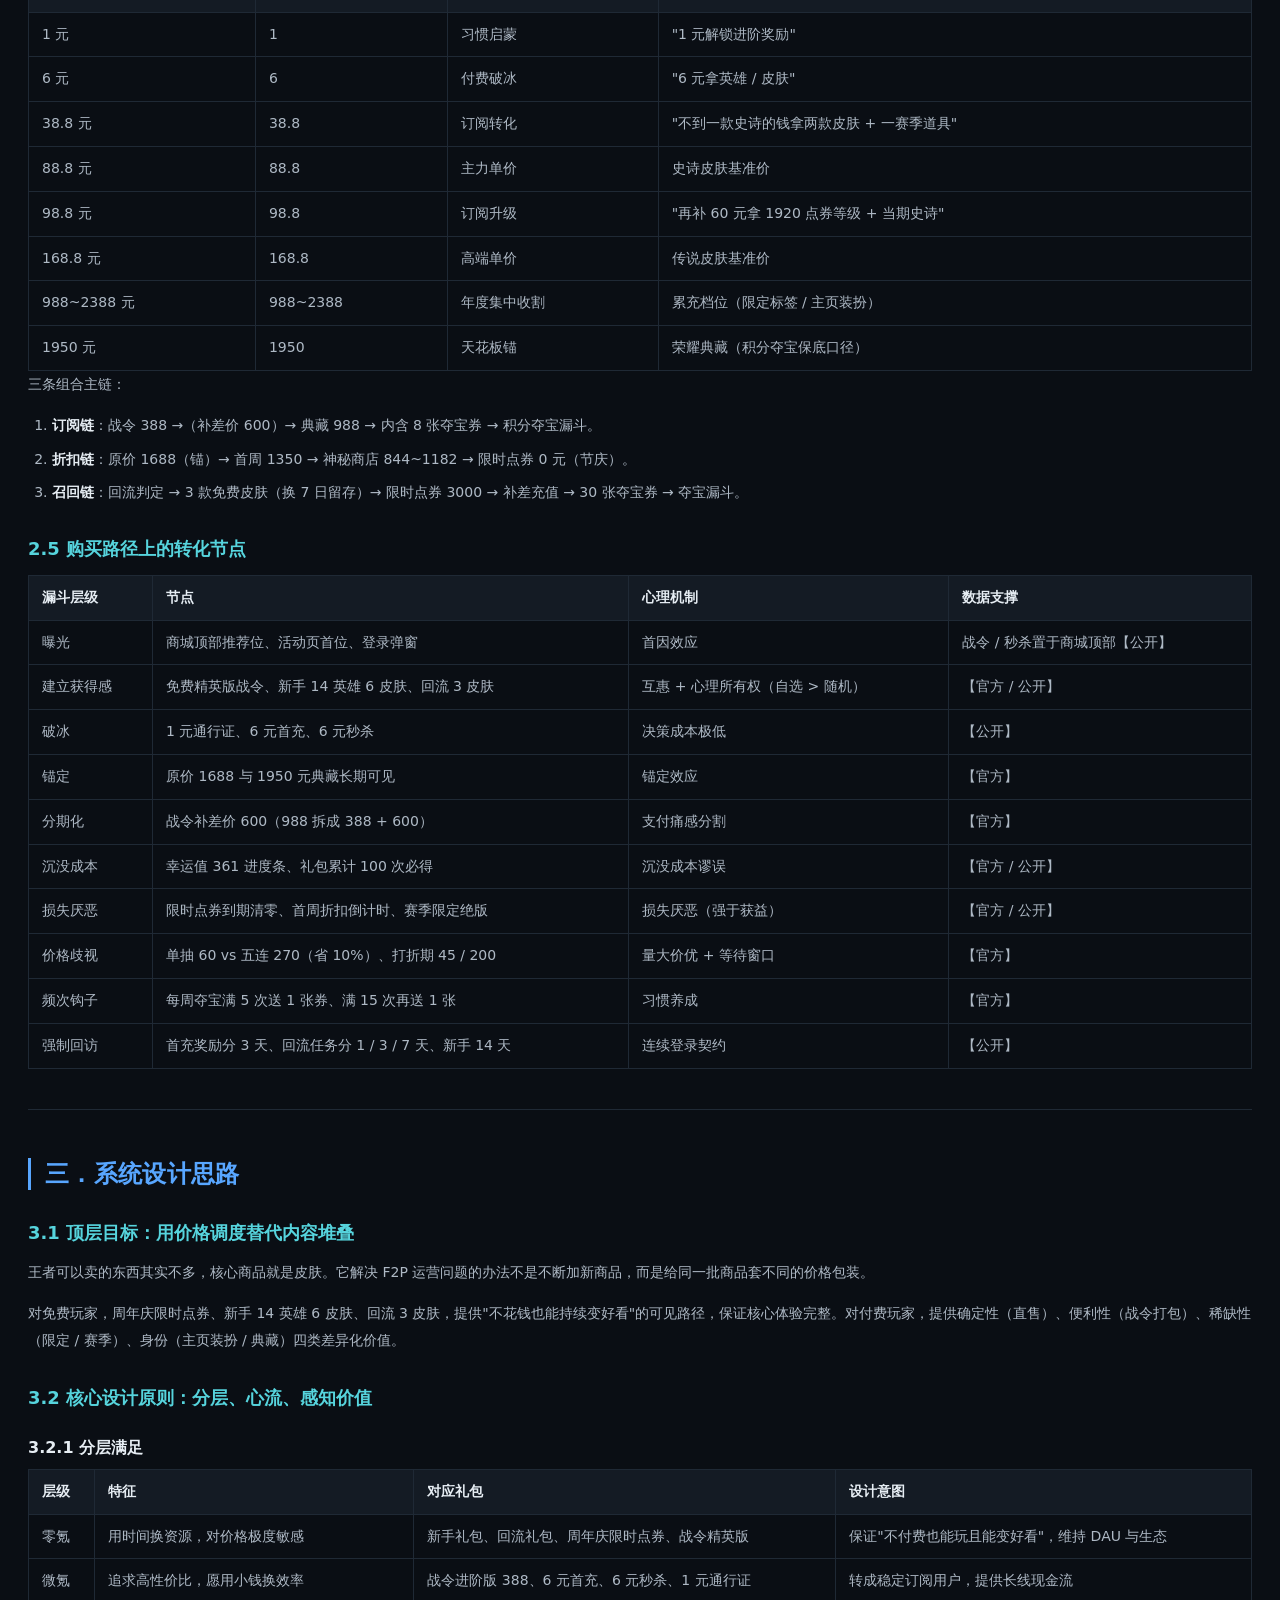
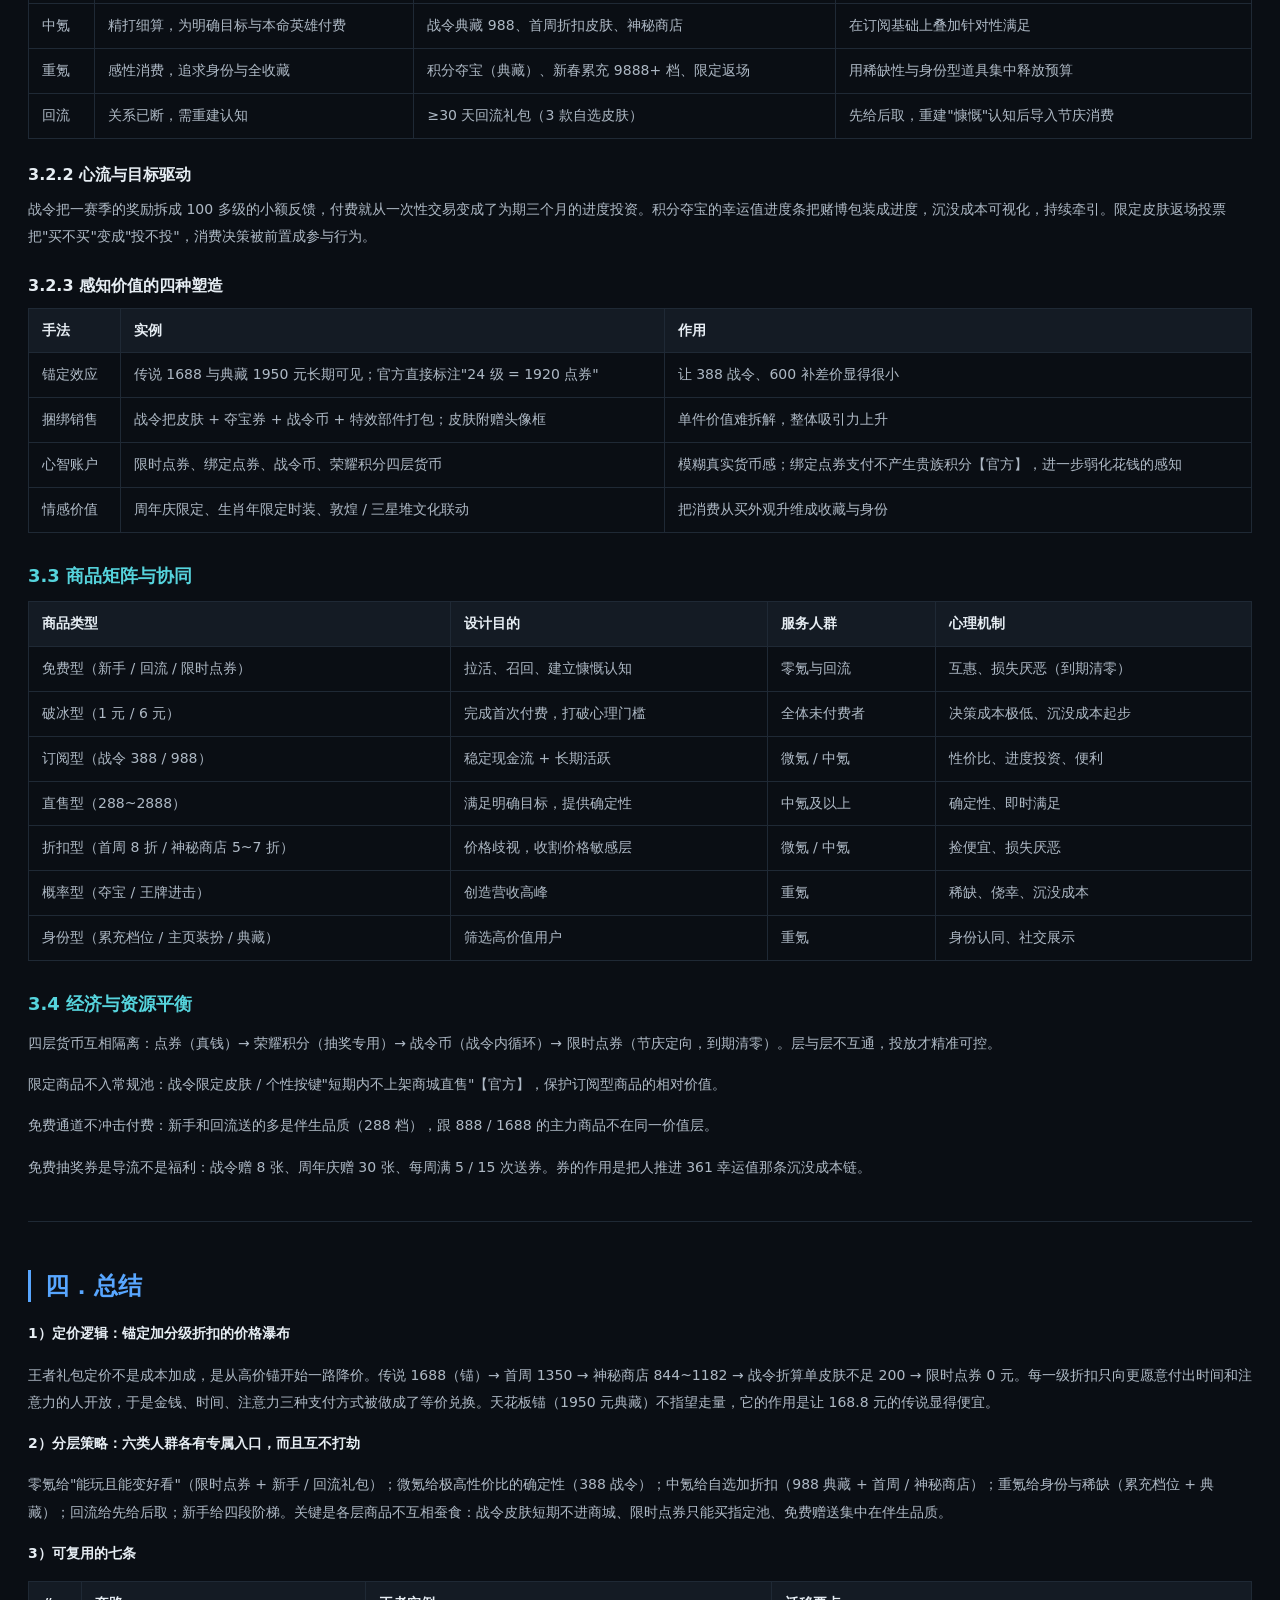
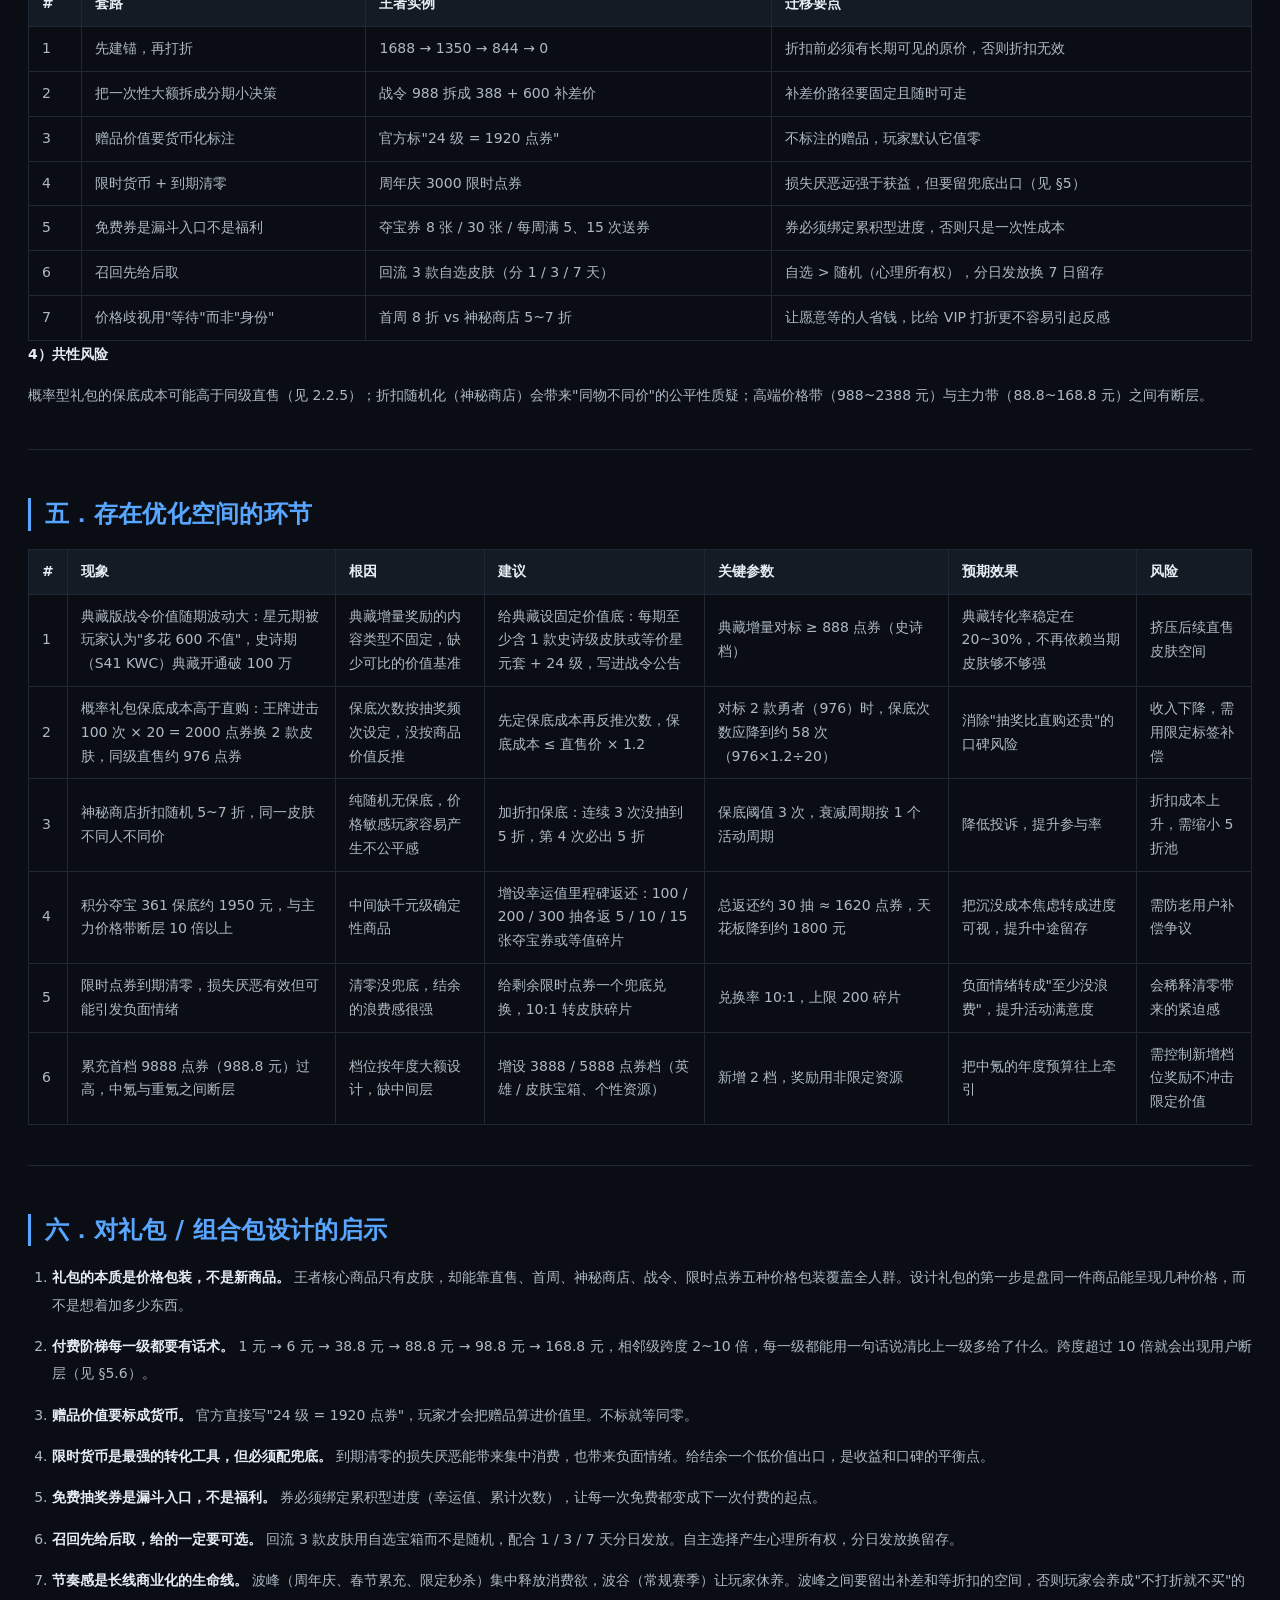
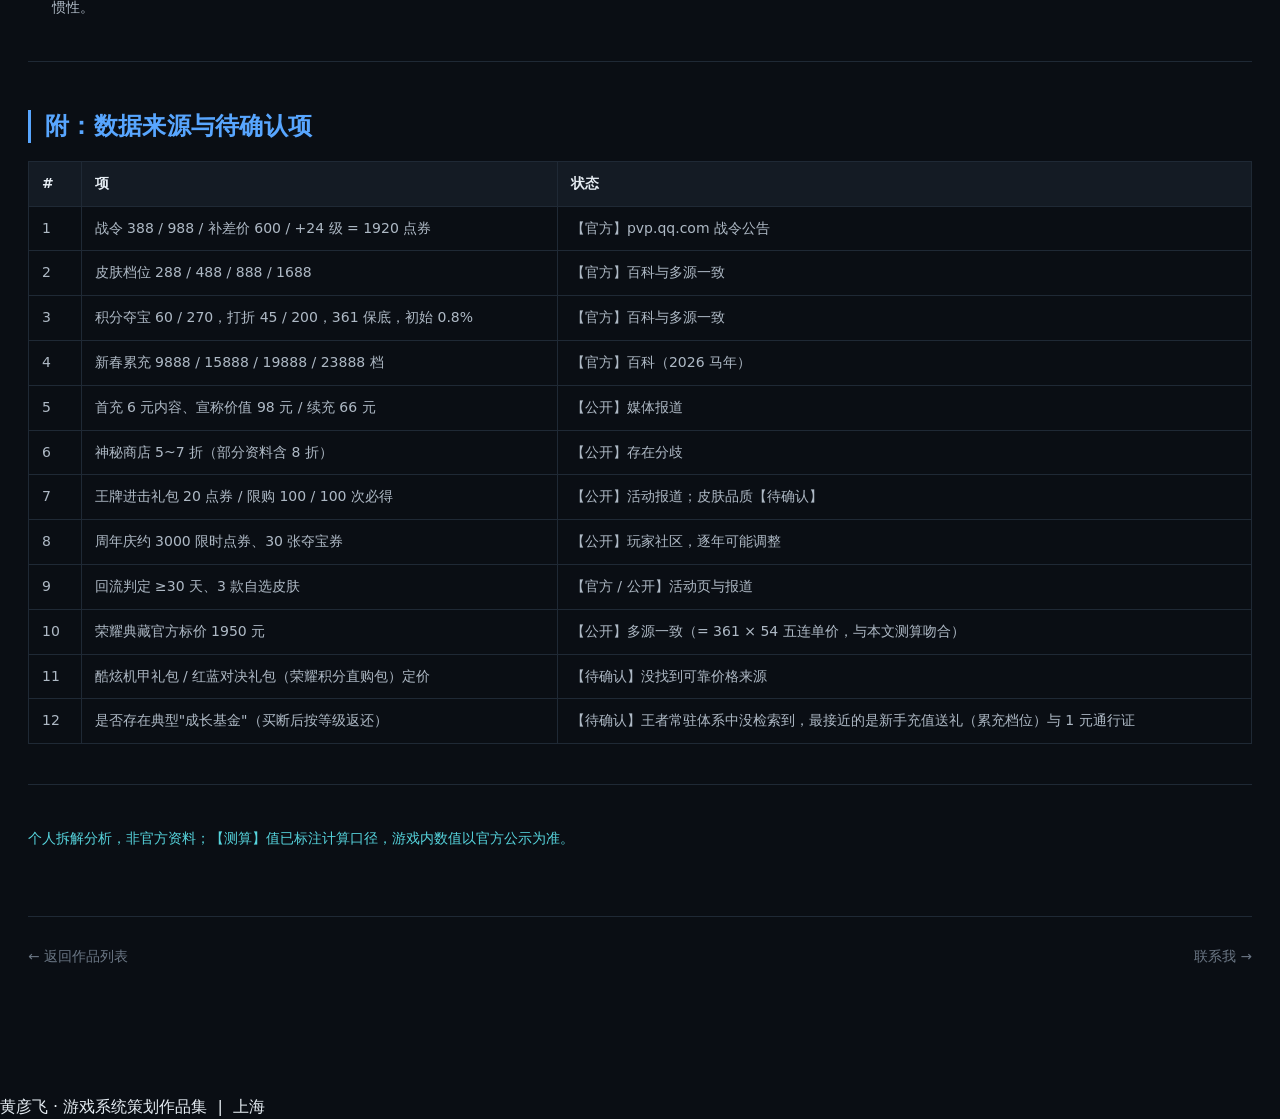
<file: works/wz-gift-analysis.html>
<!DOCTYPE html>
<html lang="zh-CN">
<head>
<meta charset="UTF-8">
<meta name="viewport" content="width=device-width, initial-scale=1">
<title>《王者荣耀》商城礼包体系拆解案 · 黄彦飞</title>
<meta name="description" content="《王者荣耀》商城礼包体系拆解案 — 系统策划作品集 by 黄彦飞">
<link rel="stylesheet" href="../assets/styles.css">
</head>
<body>
<nav class="nav">
  <div class="nav__inner">
    <a class="nav__logo" href="../index.html">HYF<span>系统策划作品集</span></a>
    <button class="nav__toggle" aria-label="菜单">&#9776;</button>
    <ul class="nav__links">
      <li><a href="../index.html#about"><em>01</em>关于</a></li>
      <li><a href="../index.html#skills"><em>02</em>核心能力</a></li>
      <li><a href="../index.html#work"><em>03</em>代表作品</a></li>
      <li><a href="../index.html#play"><em>04</em>游戏经历</a></li>
      <li><a href="../index.html#contact"><em>05</em>联系方式</a></li>
    </ul>
  </div>
</nav>

<main class="page">
  <div class="page__body">
    <a class="page__back" href="../index.html#work">&#8592; 返回作品列表</a>

    <header class="doc-head">
      <span class="doc-head__tag tag--analysis">系统拆解案</span>
      <h1>《王者荣耀》商城礼包体系拆解案</h1>
      <p class="doc-head__desc">梳理《王者荣耀》商城的礼包层级与定价逻辑，拆解首充、周卡、直购、限时四类礼包的投放节奏与锚定方式，并给出可迁移到其它 MOBA 手游的礼包设计清单。</p>
      <div class="doc-meta">
        <span>撰写 / 2026.10</span>
        <span>拆解分析 · 礼包与定价</span>
        <span>黄彦飞</span>
      </div>
    </header>

    <nav class="doc-nav" id="toc-box" style="display:none">
      <div class="doc-nav__title">目录</div>
      <ol id="toc-list"></ol>
    </nav>

    <article class="doc">
<table>
<thead>
</tbody>
</table>
<hr />
<h2>一．背景说明</h2>
<h3>1.1 游戏简介</h3>
<table>
<thead>
<tr>
<th>维度</th>
<th>内容</th>
</tr>
</thead>
<tbody>
<tr>
<td>游戏类型</td>
<td>5V5 公平竞技 MOBA，手机游戏</td>
</tr>
<tr>
<td>核心循环</td>
<td>对局 → 段位 / 战力验证 → 英雄与皮肤收集 → 再对局</td>
</tr>
<tr>
<td>核心玩法</td>
<td>以 5V5 实时对战为绝对核心，以英雄池与铭文 / 皮肤收集为长线支撑，以社交组队与赛事观赛为粘性来源</td>
</tr>
<tr>
<td>商业模式</td>
<td>免费游玩 + 内购（外观驱动型，付费不直接售卖战力）</td>
</tr>
<tr>
<td>商业化特征</td>
<td>皮肤是绝对主力商品；礼包扮演"折扣与组合"的载体，不是独立商品线</td>
</tr>
</tbody>
</table>
<p>跟《火影忍者手游》比，这里有个根本差别。火影卖战力和忍者，礼包可以直接绑强度；王者卖外观和身份，<strong>礼包只能靠折扣幅度的感知来驱动，不能靠内容稀缺性</strong>。所以王者礼包体系真正的设计对象不是"卖什么"，而是"同一件皮肤在不同时点、不同人群面前该呈现出什么价格"。这一条是本篇的立论点。</p>
<h3>1.2 拆解目的说明</h3>
<p>商城礼包是《王者荣耀》商业化的价格调度中枢。拆它的形态、定价、分层和转化路径，是为了看清一个国民级长线产品怎么用"同一批商品 + 不同包装"完成全用户层的付费转化，给后续做礼包 / 组合包设计时提供定价和节奏上的参考。</p>
<p>拆解范围：商城中的礼包 / 组合包形态，覆盖直售、限购、抽奖三类售卖形式（含限时礼包、皮肤 + 道具组合包、订阅型战令、节日特惠与累充、回流礼包）。</p>
<h3>1.3 货币基准与数据说明</h3>
<table>
<thead>
<tr>
<th>货币</th>
<th>怎么获得</th>
<th>与人民币关系</th>
<th>在礼包体系里的角色</th>
</tr>
</thead>
<tbody>
<tr>
<td>点券</td>
<td>充值，1 元 = 10 点券</td>
<td>1 点券 = 0.1 元【官方】</td>
<td>礼包定价的基准单位</td>
</tr>
<tr>
<td>绑定点券</td>
<td>活动 / 赠送</td>
<td>不可提现，消费不产生贵族积分【官方】</td>
<td>战令等可用，用来降低付费门槛</td>
</tr>
<tr>
<td>限时点券</td>
<td>周年庆等节日发放</td>
<td>到期清零【官方】</td>
<td>节庆期的定向购买力，制造补差消费</td>
</tr>
<tr>
<td>荣耀积分</td>
<td>点券 1:1 兑换、礼包赠送、战令兑换</td>
<td>1 积分 ≈ 0.1 元</td>
<td>抽奖（积分夺宝）的专用弹药</td>
</tr>
<tr>
<td>战令币</td>
<td>战令产出</td>
<td>不可直购</td>
<td>战令内循环货币，用于返场兑换</td>
</tr>
<tr>
<td>钻石 / 金币</td>
<td>对局与任务产出</td>
<td>钻石部分可获取</td>
<td>免费线资源，礼包里当填充物</td>
</tr>
</tbody>
</table>
<p>标注体系：</p>
<table>
<thead>
<tr>
<th>标注</th>
<th>含义</th>
</tr>
</thead>
<tbody>
<tr>
<td>【官方】</td>
<td>王者荣耀官网公告（pvp.qq.com）或游戏内公示</td>
</tr>
<tr>
<td>【公开】</td>
<td>多源公开资料交叉一致（百科 / 玩家社区 / 媒体）</td>
</tr>
<tr>
<td>【测算】</td>
<td>本文基于公开数值做的计算，非官方口径</td>
</tr>
<tr>
<td>【待确认】</td>
<td>来源有分歧或没找到可靠来源，需实机核对</td>
</tr>
</tbody>
</table>
<hr />
<h2>二．系统拆解</h2>
<h3>2.1 礼包体系框架</h3>
<p>礼包可以按"售卖形式 × 时间属性"切成六格。六格里官方都放了至少一个商品，而且格子之间有明确的价格递进。</p>
<table>
<thead>
<tr>
<th>售卖形式 ↓ / 时间属性 →</th>
<th>常驻</th>
<th>周期（赛季 / 周 / 日）</th>
<th>节庆 / 事件</th>
</tr>
</thead>
<tbody>
<tr>
<td>直售型（确定价格 · 确定内容）</td>
<td>皮肤直售（288 / 488 / 888 / 1688）</td>
<td>皮肤首周折扣（约 8 折）【公开】</td>
<td>6 元限时秒杀皮肤（60 点券）【公开】</td>
</tr>
<tr>
<td>限购型（限次 / 限时 · 确定内容）</td>
<td>神秘商店（随机 5~7 折）【公开】</td>
<td>荣耀战令（388 / 988 点券）【官方】</td>
<td>王牌进击礼包（20 点券，限购 100）【公开】</td>
</tr>
<tr>
<td>抽奖型（概率 · 保底）</td>
<td>积分夺宝（单抽 60 / 五连 270，361 保底）【官方】</td>
<td>战令兑换返场宝箱（战令币计价，累次必得）【官方】</td>
<td>祈光臻宝（14 次必中全部）【官方】</td>
</tr>
</tbody>
</table>
<h3>2.2 礼包逐一拆解</h3>
<p>每个礼包按八个维度拆：名称与定位、上架时间与活动背景、内容清单与定价、面向用户、性价比与价格锚点、稀缺性与紧迫感、价格梯度与组合关系、转化节点与付费诱导点。</p>
<hr />
<h4>2.2.1 首充礼包（6 元破冰包）</h4>
<table>
<thead>
<tr>
<th>维度</th>
<th>内容</th>
</tr>
</thead>
<tbody>
<tr>
<td>名称与定位</td>
<td>首充 / 续充活动。付费破冰器：用极低成本把"从没付过费"变成"付过费"</td>
</tr>
<tr>
<td>上架与背景</td>
<td>常驻，随赛季迭代（S35 起升级为新版）【公开】；解锁条件是单次充值 ≥ 60 点券【公开】</td>
</tr>
<tr>
<td>内容与定价</td>
<td>充 6 元（60 点券）得 79 名英雄任选其一 + 5 级铭文体验卡（14 天）；第 2 天赠英雄畅玩卡 5 张 / 豪华皮肤畅玩卡 5 张；第 3 天赠钻石夺宝券 5 张。官方宣称总价值 98 元【公开】。续充（再次充值解锁）宣称价值 66 元：5 级铭文特权体验卡 14 天、7 日双倍经验卡、7 日双倍金币卡、50 通用点券优惠卡（满 288 可用）、积分夺宝抵用券 ×1【公开】</td>
</tr>
<tr>
<td>面向用户</td>
<td>新手 / 零氪转付费。老版本首充专属英雄是赵云【公开】</td>
</tr>
<tr>
<td>性价比与锚点</td>
<td>6 元对宣称价值 98 元，约 16.3 倍【测算】。锚点作用在于把"英雄"这个刚需的心理价格钉在 6 元，后面 888 点券皮肤的"贵"就被稀释了</td>
</tr>
<tr>
<td>稀缺与紧迫</td>
<td>终身一次，稀缺的是资格不是时间。续充要再次充值才解锁，等于制造第二个行动点</td>
</tr>
<tr>
<td>价格梯度</td>
<td>处于价格带最底端，是 38.8 元战令、88.8 元皮肤的阶梯第一级。续充送的"满 288 可用 50 优惠卡"直接把下一笔消费指向 288 档</td>
</tr>
<tr>
<td>转化节点</td>
<td>主界面常驻"首充"图标 → 充值弹窗最低档默认 6 元 → 奖励分 3 天发放（强制 3 日回访）→ 第 3 天送钻石夺宝券，把人导进抽奖漏斗</td>
</tr>
</tbody>
</table>
<h4>2.2.2 荣耀战令（进阶版 / 典藏版）</h4>
<table>
<thead>
<tr>
<th>维度</th>
<th>内容</th>
</tr>
</thead>
<tbody>
<tr>
<td>名称与定位</td>
<td>赛季订阅型组合包。性价比支柱：用确定交付加长期分期，把微氪变成稳定订阅用户</td>
</tr>
<tr>
<td>上架与背景</td>
<td>每赛季一期（约 3 个月），2025 年第三期 7/3 起、第四期（KWC 特别版）9/25 起【官方】</td>
</tr>
<tr>
<td>内容与定价</td>
<td>精英版免费。进阶版 388 点券（用当期进阶优惠券后 350）；典藏版 988 点券（用典藏优惠券后 888）；支持进阶版补差价 600 点券升级典藏，差价固定，不受优惠卡影响【官方】。进阶版 1 级即得史诗皮肤、9 级得勇者皮肤，另含 8 张积分夺宝抵用券、战令币等【公开】；典藏版立即 +24 级（官方标注价值 1920 点券）+ 专属动态头像框 + 当期系列部件【官方】</td>
</tr>
<tr>
<td>面向用户</td>
<td>进阶版给微氪，典藏版给中氪（S41 KWC 期典藏开通人数破 100 万【公开】）</td>
</tr>
<tr>
<td>性价比与锚点</td>
<td>只算能对标商城定价的部分：史诗 888 + 勇者 488 + 夺宝券 8×60=480 ≈ 1856 点券，对价 388，约 4.8 倍【测算】。典藏的边际是：多付 600 换"1920 点券等级 + 当期史诗 888"，约 4.7 倍（KWC 期）【测算】。官方直接把等级写成"1920 点券"，等于把等级货币化，600 的差价看着就很小了</td>
</tr>
<tr>
<td>稀缺与紧迫</td>
<td>战令限定皮肤 / 个性按键"短期内不会上架商城直售"【官方】，赛季结束即绝版</td>
</tr>
<tr>
<td>价格梯度</td>
<td>350~988 点券档，和皮肤直售 888 形成正面比价：不到一款史诗的价格拿两款皮肤加一赛季道具。优惠券（350 / 888）是给上期用户的复购锁定</td>
</tr>
<tr>
<td>转化节点</td>
<td>免费精英版先给"皮肤六选一"建立获得感 → 战令页直接挂"升级进阶"红点 → 补差价 600 升级（把 988 拆成 388 + 600 两次小决策）→ 典藏赠送的 988 贵族 / 流光积分对补差价用户不发放【官方】，用权益差逼一次买断 → 新增支持绑定点券购买【官方】，弱化现金感</td>
</tr>
</tbody>
</table>
<h4>2.2.3 皮肤首周折扣 + 神秘商店（直售折扣型）</h4>
<table>
<thead>
<tr>
<th>维度</th>
<th>内容</th>
</tr>
</thead>
<tbody>
<tr>
<td>名称与定位</td>
<td>直售皮肤的价格调节器，本质是价格歧视工具：同一款皮肤对急迫的人和愿意等的人卖两个价</td>
</tr>
<tr>
<td>上架与背景</td>
<td>新皮肤上架首周常规 8 折【公开】；神秘商店不定期开启（如 7/25–8/10）【公开】</td>
</tr>
<tr>
<td>内容与定价</td>
<td>常规档位：普通 288 / 勇者 488 / 史诗 888 / 传说 1688 点券（28.8 / 48.8 / 88.8 / 168.8 元）【官方】；传说限定通常比传说贵 100 点券【公开】。首周折扣约 8 折（史诗约 710、传说约 1350）【公开】。神秘商店随机 5 / 6 / 7 折，可用于皮肤、个性按键、英雄【公开】</td>
</tr>
<tr>
<td>面向用户</td>
<td>首周折扣给中氪和本命英雄玩家（愿为时效付溢价）；神秘商店给价格敏感的微氪与活跃玩家</td>
</tr>
<tr>
<td>性价比与锚点</td>
<td>传说 1688 打到 5 折是 844 点券（84.4 元），比首周 8 折的 1350 再省 506【测算】。锚点设计得很直白：1688 是锚，1350 是一级折扣，844~1182 是二级折扣。玩家永远在跟 1688 比，不是在跟自己的预算比</td>
</tr>
<tr>
<td>稀缺与紧迫</td>
<td>首周折扣带倒计时；神秘商店折扣随机且限次，抽到 5 折就有"不用就亏"的心理</td>
</tr>
<tr>
<td>价格梯度</td>
<td>和战令构成获取皮肤的两条路：战令便宜但皮肤指定，直售贵但可以自选。两者不互相蚕食，因为战令皮肤短期不进商城【官方】</td>
</tr>
<tr>
<td>转化节点</td>
<td>皮肤详情页"首周特惠 + 倒计时"→ 点券不足弹充值 → 神秘商店入口放活动页首位 → 折扣结果可分享（社交扩散）</td>
</tr>
</tbody>
</table>
<h4>2.2.4 6 元限时秒杀皮肤（底端引流包）</h4>
<table>
<thead>
<tr>
<th>维度</th>
<th>内容</th>
</tr>
</thead>
<tbody>
<tr>
<td>名称与定位</td>
<td>60 点券勇者皮肤限时秒杀。底端价格锚兼大众引流，把皮肤品类的入门价打到 6 元</td>
</tr>
<tr>
<td>上架与背景</td>
<td>限时开启（如 7/25–8/31 高渐离-落日弦歌 60 点券）【公开】</td>
</tr>
<tr>
<td>内容与定价</td>
<td>勇者品质皮肤 60 点券（6 元）【公开】，同品质常规价 488 点券【官方】</td>
</tr>
<tr>
<td>面向用户</td>
<td>零氪 / 微氪 / 回流。给从没买过皮肤的人第一次购买体验</td>
</tr>
<tr>
<td>性价比与锚点</td>
<td>60 对 488 约合 1.2 折【测算】。这是全价格带最底端的锚，它让 888 点券史诗显得"只是 15 倍"而不是离谱，同时也让 6 元首充的"98 元价值"这个说法变得可信</td>
</tr>
<tr>
<td>稀缺与紧迫</td>
<td>限时，逾期恢复原价或下架；命名用"秒杀"强化速度感</td>
</tr>
<tr>
<td>价格梯度</td>
<td>和首充 6 元同处底端，形成"6 元买英雄 / 6 元买皮肤"双入口，把新手首次付费门槛钉死在 6 元</td>
</tr>
<tr>
<td>转化节点</td>
<td>活动页顶部 + 邮件推送 → 购买后引导评价 / 分享 → 接着推 288 / 488 档（升级销售）</td>
</tr>
</tbody>
</table>
<h4>2.2.5 王牌进击礼包（限购 · 概率型组合包）</h4>
<table>
<thead>
<tr>
<th>维度</th>
<th>内容</th>
</tr>
</thead>
<tbody>
<tr>
<td>名称与定位</td>
<td>20 点券一个的随机礼包，限购 100 个，累计 100 次必得核心奖励【公开】。小额高频的概率型皮肤包</td>
</tr>
<tr>
<td>上架与背景</td>
<td>随活动限时上架（如 7/24–8/6，与"一元通行证"同期）【公开】</td>
</tr>
<tr>
<td>内容与定价</td>
<td>售价 20 点券（2 元）。奖池含海月-王牌新星、墨子-进击墨子号、海月-幻泉雾影、皮肤碎片 ×2、荣耀积分 ×20、新品皮肤抽奖券 ×1、钻石 ×20；累计 100 次必得墨子-进击墨子号与海月-王牌新星【公开】。另外购买"红蓝对决（1 日）"可额外获赠一个礼包【公开】</td>
</tr>
<tr>
<td>面向用户</td>
<td>微氪和中小额冲动消费。2 元单价基本没有决策门槛</td>
</tr>
<tr>
<td>性价比与锚点</td>
<td>保底成本 100 × 20 = 2000 点券（200 元）换 2 款皮肤【测算】。若按勇者 488 档计，两款约 976 点券，保底成本大约是直购的 2 倍。也就是说这类包的溢价是"抽奖快感 + 活动限定标签"在扛，不是性价比在扛（见 §5.3）</td>
</tr>
<tr>
<td>稀缺与紧迫</td>
<td>限购 100 个（数量稀缺）+ 活动限时（时间稀缺）+ 累计必得（沉没成本牵引）</td>
</tr>
<tr>
<td>价格梯度</td>
<td>和"一元通行证"捆绑，1 元解锁进阶奖励领取王牌进击礼包【公开】。用 1 元通行证做入口，把人导进 20 点券 × N 的消耗链</td>
</tr>
<tr>
<td>转化节点</td>
<td>1 元通行证（极低门槛）→ 赠礼包 → 开启后"差一点就中"→ 连续购买 → 满 5 次 / 15 次再送券这类频次钩子（同类机制见积分夺宝：每周满 5 次送 1 张、满 15 次再送 1 张【官方】）</td>
</tr>
</tbody>
</table>
<h4>2.2.6 积分夺宝与荣耀水晶（抽奖型天花板）</h4>
<table>
<thead>
<tr>
<th>维度</th>
<th>内容</th>
</tr>
</thead>
<tbody>
<tr>
<td>名称与定位</td>
<td>常驻夺宝玩法，消耗荣耀积分（点券 1:1 兑换）【官方】。付费天花板兼身份象征</td>
</tr>
<tr>
<td>上架与背景</td>
<td>常驻，奖池定期更新（2026/3/12、2026/8/27 都更新过）【官方】</td>
</tr>
<tr>
<td>内容与定价</td>
<td>单抽 60 点券（6 元）、五连 270 点券（27 元）；打折期单抽 45、五连 200 点券【官方】。每次 +1 幸运值，满 361 必出荣耀水晶【官方】。水晶可换荣耀典藏皮肤与英雄武则天【官方】。初始概率 0.8%，280 幸运值后提升【公开】；其他产出平均概率：永久英雄 / 皮肤 2.2%、碎片 31.1%、铭文 35.5%、钻石 15.9%、金币 13.9%【官方】</td>
</tr>
<tr>
<td>面向用户</td>
<td>重氪与收藏玩家。同时靠抵用券让中低氪长期积累着参与</td>
</tr>
<tr>
<td>性价比与锚点</td>
<td>361 抽成本：单抽原价 361×60 = 21660 点券（2166 元）；五连原价 361×54 = 19494 点券（约 1950 元，官方口径）；打折期五连 361×40 = 14440 点券（1444 元）【测算】。官方用"1950 元"标注典藏价值，做成整个价格体系的天花板锚，反过来衬得 1688 点券传说很便宜</td>
</tr>
<tr>
<td>稀缺与紧迫</td>
<td>幸运值累积（沉没成本）+ 打折期窗口（45 / 200）+ 概率翻倍活动【公开】+ 每周满 5 / 15 次送券【官方】</td>
</tr>
<tr>
<td>价格梯度</td>
<td>和战令组合：战令进阶版赠 8 张积分夺宝抵用券【公开】，等于 388 点券的订阅包里塞了抽奖弹药，把订阅用户导进抽奖漏斗；周年庆再送 30 张券【公开】</td>
</tr>
<tr>
<td>转化节点</td>
<td>抵用券（免费首抽）→ 五连比单抽便宜 10%（诱导连抽）→ 幸运值可视化进度条 → 打折期集中放量 → 水晶兑换页展示全部典藏皮肤（目标可视化）</td>
</tr>
</tbody>
</table>
<h4>2.2.7 新春累计充值活动（节日累充档位制）</h4>
<table>
<thead>
<tr>
<th>维度</th>
<th>内容</th>
</tr>
</thead>
<tbody>
<tr>
<td>名称与定位</td>
<td>春节传统充值返利活动。大额集中收割，用档位制把已付费用户的年度预算一次性拉上去</td>
</tr>
<tr>
<td>上架与背景</td>
<td>2026 马年春节：2/15 0:00 – 2/23 23:59；2/15–2/16 充值享双倍贵族积分（有上限）【官方】</td>
</tr>
<tr>
<td>内容与定价</td>
<td>累充档位：9888 点券 → 马年限定动态标签；15888 → 马年大吉自选宝箱（曹操-夜都魔契 / 盘古-冰霜神祇 / 蔷薇之心 ×128 等）；19888 → 马到成功自选宝箱（李元芳-星君·娄金 / 后羿-千劫归真）；23888 → 主页装扮"神骥仙使"【官方】。折合人民币约 988.8 / 1588.8 / 1988.8 / 2388.8 元【测算】</td>
</tr>
<tr>
<td>面向用户</td>
<td>重氪为主，中氪靠双倍贵族积分窗口冲刺</td>
</tr>
<tr>
<td>性价比与锚点</td>
<td>档位跳跃很大（首档就是 988.8 元），奖励全是限定标签、主页装扮这类纯身份型道具。对这个人群来说，性价比不是决策依据，稀缺性和身份才是</td>
</tr>
<tr>
<td>稀缺与紧迫</td>
<td>9 天窗口；马年限定年度唯一；双倍贵族积分只有 2 天且"有上限"（制造抢时）</td>
</tr>
<tr>
<td>价格梯度</td>
<td>和积分夺宝（1950 元档）一起构成 1000~2400 元的高端带。两者不冲突：累充给身份装饰，夺宝给典藏皮肤</td>
</tr>
<tr>
<td>转化节点</td>
<td>累充进度条（接近下一档时补差动机最强）→ 档位奖励预览 → 双倍积分限时窗口 → 活动页常驻入口</td>
</tr>
</tbody>
</table>
<h4>2.2.8 周年庆限时点券商城（节日定向购买力）</h4>
<table>
<thead>
<tr>
<th>维度</th>
<th>内容</th>
</tr>
</thead>
<tbody>
<tr>
<td>名称与定位</td>
<td>节庆期发放限时点券（到期清零），在限时点券商城消费【官方 / 公开】。兼做零氪与回流的集中收割和拉活</td>
</tr>
<tr>
<td>上架与背景</td>
<td>每年周年庆（约 10 月底，11 周年预计 10/28 领周年礼）【公开】</td>
</tr>
<tr>
<td>内容与定价</td>
<td>周年庆当天可领 1000 限时点券，整个活动累计约 3000 限时点券（约 300 元购买力），够买一款传说级皮肤（1688 点券）【公开】；同期免费送 30 张积分夺宝券、赠送周年庆限定皮肤、开启限定皮肤返场投票（返场为直售价）【公开】</td>
</tr>
<tr>
<td>面向用户</td>
<td>全体，但意图明确指向零氪与回流。"为白嫖传说皮肤在周年庆前回归"是社区里真实存在的说法【公开】</td>
</tr>
<tr>
<td>性价比与锚点</td>
<td>3000 限时点券约 300 元购买力，覆盖 1 款传说（1688）后还剩 1312（约 1 款史诗）【测算】。这是全场唯一"零元拿传说皮肤"的通道，构成年度最大的感知价值事件</td>
</tr>
<tr>
<td>稀缺与紧迫</td>
<td>到期清零，这是最强的一种紧迫感。活动周期有限，返场投票名额也有限</td>
</tr>
<tr>
<td>价格梯度</td>
<td>限时点券只能买指定池，不能和常规点券互通。投放可控的同时还制造了补差：看中 2888 档皮肤时 3000 不够，必须用真实点券补足</td>
</tr>
<tr>
<td>转化节点</td>
<td>回流判定（≥30 天未登录）触发专属福利【官方 / 公开】→ 登录即领限时点券 → 商城倒计时 + 即将过期提示 → 补差引导充值 → 免费的 30 张夺宝券把人推进入积分夺宝漏斗</td>
</tr>
</tbody>
</table>
<h4>2.2.9 回流礼包（老玩家召回包）</h4>
<table>
<thead>
<tr>
<th>维度</th>
<th>内容</th>
</tr>
</thead>
<tbody>
<tr>
<td>名称与定位</td>
<td>面向 ≥30 天未登录玩家的回归福利【官方 / 公开】。目的是召回不是变现，先给再谈钱</td>
</tr>
<tr>
<td>上架与背景</td>
<td>常驻判定 + 节庆期加码（周年庆"老友回归庆生"额外给史诗皮肤三选一宝箱）【公开】</td>
</tr>
<tr>
<td>内容与定价</td>
<td>登录即得界面：左边皮肤自选宝箱（约 58 款伴生皮肤可选）、中间排位加星卡、右边英雄自选宝箱；第 1 / 3 / 7 天各领 1 个皮肤自选宝箱，任务是打几局排位【公开】</td>
</tr>
<tr>
<td>面向用户</td>
<td>回流玩家（多为黄金 / 铂金段位，流失前投入不高）</td>
</tr>
<tr>
<td>性价比与锚点</td>
<td>3 款伴生皮肤（288×3 = 864 点券，约 86.4 元）加英雄自选，对价只是"打几局排位"【测算】。锚点意义在于让回流玩家重新建立"这游戏很慷慨"的认知，给限时点券的补差消费铺路</td>
</tr>
<tr>
<td>稀缺与紧迫</td>
<td>节庆期加码（错过等一年）；任务分 1 / 3 / 7 天发放，等于强制 7 日留存</td>
</tr>
<tr>
<td>价格梯度</td>
<td>和首充、新手礼包同属"给"的一端，三者分别覆盖回流、新付费、新手这三类需要重建关系的用户</td>
</tr>
<tr>
<td>转化节点</td>
<td>登录弹窗（无法忽略）→ 分日任务 → 皮肤自选（自主选择产生心理所有权）→ 7 天后自然衔接限时点券商城</td>
</tr>
</tbody>
</table>
<h4>2.2.10 新手礼包体系（含 1 元通行证）</h4>
<table>
<thead>
<tr>
<th>维度</th>
<th>内容</th>
</tr>
</thead>
<tbody>
<tr>
<td>名称与定位</td>
<td>新手大厅四模块：登录有礼、每日对局、嘉年华、充值送礼【公开】。在建立付费习惯之前先灌输价值</td>
</tr>
<tr>
<td>上架与背景</td>
<td>常驻，2026 年已大幅加码【公开】</td>
</tr>
<tr>
<td>内容与定价</td>
<td>完成对局即赠后羿 / 亚瑟 / 安琪拉；登录有礼 14 天累计送 3 英雄 + 4 皮肤；每日对局送 7 个英雄自选礼包；嘉年华送铠 + 龙域领主皮肤；充值送礼累充 400 元得赵云-忍·炎影【公开】。另有 1 元通行证：每日登录领奖，1 元解锁进阶奖励（含王牌进击礼包等）【公开】</td>
</tr>
<tr>
<td>面向用户</td>
<td>新手，包括回流后新手化的老玩家</td>
</tr>
<tr>
<td>性价比与锚点</td>
<td>免费端合计约 14 英雄 + 6 皮肤【公开】；按英雄 588 点券、伴生皮肤 288 点券粗估，免费端价值远超 100 元【测算，口径较粗】。意义在于先给足，让"皮肤是刚需"成为共识</td>
</tr>
<tr>
<td>稀缺与紧迫</td>
<td>14 天 / 7 天分日发放（连续登录契约）；1 元通行证为限时活动</td>
</tr>
<tr>
<td>价格梯度</td>
<td>免费端 → 1 元通行证 → 6 元首充 → 38.8 元战令，构成四段式新手付费阶梯</td>
</tr>
<tr>
<td>转化节点</td>
<td>1 元（几乎无门槛）→ 解锁后赠王牌进击礼包 → 导入 20 点券概率链 → 首充 6 元 → 战令 388</td>
</tr>
</tbody>
</table>
<hr />
<h3>2.3 礼包横向对比</h3>
<table>
<thead>
<tr>
<th>#</th>
<th>礼包</th>
<th>售卖形式</th>
<th>定价（点券）</th>
<th>人民币</th>
<th>核心内容</th>
<th>目标人群</th>
<th>保底 / 上限</th>
<th>价值倍数【测算】</th>
</tr>
</thead>
<tbody>
<tr>
<td>1</td>
<td>首充礼包</td>
<td>直售 · 一次性</td>
<td>60</td>
<td>6 元</td>
<td>79 英雄任选 + 铭文体验卡 + 3 日奖励</td>
<td>新手 / 零氪</td>
<td>终身一次</td>
<td>约 16.3×（官方宣称 98 元）</td>
</tr>
<tr>
<td>2</td>
<td>6 元秒杀皮肤</td>
<td>直售 · 限时</td>
<td>60</td>
<td>6 元</td>
<td>勇者皮肤</td>
<td>零氪 / 回流</td>
<td>限时</td>
<td>约 8.1×（对 488 档）</td>
</tr>
<tr>
<td>3</td>
<td>1 元通行证</td>
<td>直售 · 限时</td>
<td>10</td>
<td>1 元</td>
<td>进阶奖励 + 礼包</td>
<td>新手 / 活跃</td>
<td>活动期</td>
<td>导流用，不计</td>
</tr>
<tr>
<td>4</td>
<td>王牌进击礼包</td>
<td>限购 · 概率</td>
<td>20 / 个</td>
<td>2 元</td>
<td>随机皮肤与道具</td>
<td>微氪</td>
<td>100 次必得</td>
<td>保底 200 元 / 2 款皮肤</td>
</tr>
<tr>
<td>5</td>
<td>神秘商店</td>
<td>限购 · 折扣</td>
<td>5~7 折</td>
<td>—</td>
<td>皮肤 / 按键 / 英雄</td>
<td>价格敏感层</td>
<td>限次</td>
<td>5 折时 2×</td>
</tr>
<tr>
<td>6</td>
<td>战令 · 进阶版</td>
<td>限购 · 订阅</td>
<td>388（券后 350）</td>
<td>38.8 元</td>
<td>史诗 + 勇者皮肤 + 8 夺宝券 + 战令币</td>
<td>微氪</td>
<td>赛季限定</td>
<td>约 4.8×</td>
</tr>
<tr>
<td>7</td>
<td>战令 · 典藏版</td>
<td>限购 · 订阅</td>
<td>988（券后 888）</td>
<td>98.8 元</td>
<td>进阶版全部 + 24 级 + 动态框 + 系列部件</td>
<td>中氪</td>
<td>赛季限定</td>
<td>边际约 4.7×（KWC 期）</td>
</tr>
<tr>
<td>8</td>
<td>皮肤 · 史诗</td>
<td>直售</td>
<td>888（首周约 710）</td>
<td>88.8 元</td>
<td>史诗皮肤</td>
<td>中氪</td>
<td>常驻 / 首周折扣</td>
<td>1.0×（基准）</td>
</tr>
<tr>
<td>9</td>
<td>皮肤 · 传说</td>
<td>直售</td>
<td>1688（首周约 1350）</td>
<td>168.8 元</td>
<td>传说皮肤 + 头像框</td>
<td>中氪 / 重氪</td>
<td>常驻 / 首周折扣</td>
<td>1.0×（基准）</td>
</tr>
<tr>
<td>10</td>
<td>新春累充</td>
<td>直售 · 累充</td>
<td>9888~23888</td>
<td>988.8~2388.8 元</td>
<td>限定标签 / 皮肤宝箱 / 主页装扮</td>
<td>重氪</td>
<td>9 天窗口</td>
<td>身份型，非性价比</td>
</tr>
<tr>
<td>11</td>
<td>积分夺宝</td>
<td>抽奖</td>
<td>60 / 270（打折 45 / 200）</td>
<td>6 元 / 27 元</td>
<td>荣耀水晶 → 典藏皮肤</td>
<td>重氪</td>
<td>361 次保底</td>
<td>1444~2166 元 / 水晶</td>
</tr>
<tr>
<td>12</td>
<td>周年庆限时点券</td>
<td>赠送 · 限时</td>
<td>0（约 3000 点券）</td>
<td>0 元</td>
<td>可换 1 款传说</td>
<td>全体 / 回流</td>
<td>到期清零</td>
<td>免费拿 168.8 元级商品</td>
</tr>
<tr>
<td>13</td>
<td>回流礼包</td>
<td>赠送</td>
<td>0</td>
<td>0 元</td>
<td>3 款自选皮肤 + 英雄自选</td>
<td>回流</td>
<td>≥30 天未登录</td>
<td>约 86.4 元级（3×288）</td>
</tr>
</tbody>
</table>
<h3>2.4 价格梯度地图与组合搭配</h3>
<p>价格带切成七级：6 元 → 38.8 元 → 88.8 元 → 98.8 元 → 168.8 元 → 988~2388 元 → 1950 元。每级都有明确的分工，相邻两级跨度控制在 2~10 倍，避免出现用户不知道该怎么往上走的断层。</p>
<table>
<thead>
<tr>
<th>价格档</th>
<th>人民币</th>
<th>承担什么</th>
<th>从上一级爬上来的话术</th>
</tr>
</thead>
<tbody>
<tr>
<td>1 元</td>
<td>1</td>
<td>习惯启蒙</td>
<td>"1 元解锁进阶奖励"</td>
</tr>
<tr>
<td>6 元</td>
<td>6</td>
<td>付费破冰</td>
<td>"6 元拿英雄 / 皮肤"</td>
</tr>
<tr>
<td>38.8 元</td>
<td>38.8</td>
<td>订阅转化</td>
<td>"不到一款史诗的钱拿两款皮肤 + 一赛季道具"</td>
</tr>
<tr>
<td>88.8 元</td>
<td>88.8</td>
<td>主力单价</td>
<td>史诗皮肤基准价</td>
</tr>
<tr>
<td>98.8 元</td>
<td>98.8</td>
<td>订阅升级</td>
<td>"再补 60 元拿 1920 点券等级 + 当期史诗"</td>
</tr>
<tr>
<td>168.8 元</td>
<td>168.8</td>
<td>高端单价</td>
<td>传说皮肤基准价</td>
</tr>
<tr>
<td>988~2388 元</td>
<td>988~2388</td>
<td>年度集中收割</td>
<td>累充档位（限定标签 / 主页装扮）</td>
</tr>
<tr>
<td>1950 元</td>
<td>1950</td>
<td>天花板锚</td>
<td>荣耀典藏（积分夺宝保底口径）</td>
</tr>
</tbody>
</table>
<p>三条组合主链：</p>
<ol>
<li><strong>订阅链</strong>：战令 388 →（补差价 600）→ 典藏 988 → 内含 8 张夺宝券 → 积分夺宝漏斗。</li>
<li><strong>折扣链</strong>：原价 1688（锚）→ 首周 1350 → 神秘商店 844~1182 → 限时点券 0 元（节庆）。</li>
<li><strong>召回链</strong>：回流判定 → 3 款免费皮肤（换 7 日留存）→ 限时点券 3000 → 补差充值 → 30 张夺宝券 → 夺宝漏斗。</li>
</ol>
<h3>2.5 购买路径上的转化节点</h3>
<table>
<thead>
<tr>
<th>漏斗层级</th>
<th>节点</th>
<th>心理机制</th>
<th>数据支撑</th>
</tr>
</thead>
<tbody>
<tr>
<td>曝光</td>
<td>商城顶部推荐位、活动页首位、登录弹窗</td>
<td>首因效应</td>
<td>战令 / 秒杀置于商城顶部【公开】</td>
</tr>
<tr>
<td>建立获得感</td>
<td>免费精英版战令、新手 14 英雄 6 皮肤、回流 3 皮肤</td>
<td>互惠 + 心理所有权（自选 &gt; 随机）</td>
<td>【官方 / 公开】</td>
</tr>
<tr>
<td>破冰</td>
<td>1 元通行证、6 元首充、6 元秒杀</td>
<td>决策成本极低</td>
<td>【公开】</td>
</tr>
<tr>
<td>锚定</td>
<td>原价 1688 与 1950 元典藏长期可见</td>
<td>锚定效应</td>
<td>【官方】</td>
</tr>
<tr>
<td>分期化</td>
<td>战令补差价 600（988 拆成 388 + 600）</td>
<td>支付痛感分割</td>
<td>【官方】</td>
</tr>
<tr>
<td>沉没成本</td>
<td>幸运值 361 进度条、礼包累计 100 次必得</td>
<td>沉没成本谬误</td>
<td>【官方 / 公开】</td>
</tr>
<tr>
<td>损失厌恶</td>
<td>限时点券到期清零、首周折扣倒计时、赛季限定绝版</td>
<td>损失厌恶（强于获益）</td>
<td>【官方 / 公开】</td>
</tr>
<tr>
<td>价格歧视</td>
<td>单抽 60 vs 五连 270（省 10%）、打折期 45 / 200</td>
<td>量大价优 + 等待窗口</td>
<td>【官方】</td>
</tr>
<tr>
<td>频次钩子</td>
<td>每周夺宝满 5 次送 1 张券、满 15 次再送 1 张</td>
<td>习惯养成</td>
<td>【官方】</td>
</tr>
<tr>
<td>强制回访</td>
<td>首充奖励分 3 天、回流任务分 1 / 3 / 7 天、新手 14 天</td>
<td>连续登录契约</td>
<td>【公开】</td>
</tr>
</tbody>
</table>
<hr />
<h2>三．系统设计思路</h2>
<h3>3.1 顶层目标：用价格调度替代内容堆叠</h3>
<p>王者可以卖的东西其实不多，核心商品就是皮肤。它解决 F2P 运营问题的办法不是不断加新商品，而是给同一批商品套不同的价格包装。</p>
<p>对免费玩家，周年庆限时点券、新手 14 英雄 6 皮肤、回流 3 皮肤，提供"不花钱也能持续变好看"的可见路径，保证核心体验完整。对付费玩家，提供确定性（直售）、便利性（战令打包）、稀缺性（限定 / 赛季）、身份（主页装扮 / 典藏）四类差异化价值。</p>
<h3>3.2 核心设计原则：分层、心流、感知价值</h3>
<h4>3.2.1 分层满足</h4>
<table>
<thead>
<tr>
<th>层级</th>
<th>特征</th>
<th>对应礼包</th>
<th>设计意图</th>
</tr>
</thead>
<tbody>
<tr>
<td>零氪</td>
<td>用时间换资源，对价格极度敏感</td>
<td>新手礼包、回流礼包、周年庆限时点券、战令精英版</td>
<td>保证"不付费也能玩且能变好看"，维持 DAU 与生态</td>
</tr>
<tr>
<td>微氪</td>
<td>追求高性价比，愿用小钱换效率</td>
<td>战令进阶版 388、6 元首充、6 元秒杀、1 元通行证</td>
<td>转成稳定订阅用户，提供长线现金流</td>
</tr>
<tr>
<td>中氪</td>
<td>精打细算，为明确目标与本命英雄付费</td>
<td>战令典藏 988、首周折扣皮肤、神秘商店</td>
<td>在订阅基础上叠加针对性满足</td>
</tr>
<tr>
<td>重氪</td>
<td>感性消费，追求身份与全收藏</td>
<td>积分夺宝（典藏）、新春累充 9888+ 档、限定返场</td>
<td>用稀缺性与身份型道具集中释放预算</td>
</tr>
<tr>
<td>回流</td>
<td>关系已断，需重建认知</td>
<td>≥30 天回流礼包（3 款自选皮肤）</td>
<td>先给后取，重建"慷慨"认知后导入节庆消费</td>
</tr>
</tbody>
</table>
<h4>3.2.2 心流与目标驱动</h4>
<p>战令把一赛季的奖励拆成 100 多级的小额反馈，付费就从一次性交易变成了为期三个月的进度投资。积分夺宝的幸运值进度条把赌博包装成进度，沉没成本可视化，持续牵引。限定皮肤返场投票把"买不买"变成"投不投"，消费决策被前置成参与行为。</p>
<h4>3.2.3 感知价值的四种塑造</h4>
<table>
<thead>
<tr>
<th>手法</th>
<th>实例</th>
<th>作用</th>
</tr>
</thead>
<tbody>
<tr>
<td>锚定效应</td>
<td>传说 1688 与典藏 1950 元长期可见；官方直接标注"24 级 = 1920 点券"</td>
<td>让 388 战令、600 补差价显得很小</td>
</tr>
<tr>
<td>捆绑销售</td>
<td>战令把皮肤 + 夺宝券 + 战令币 + 特效部件打包；皮肤附赠头像框</td>
<td>单件价值难拆解，整体吸引力上升</td>
</tr>
<tr>
<td>心智账户</td>
<td>限时点券、绑定点券、战令币、荣耀积分四层货币</td>
<td>模糊真实货币感；绑定点券支付不产生贵族积分【官方】，进一步弱化花钱的感知</td>
</tr>
<tr>
<td>情感价值</td>
<td>周年庆限定、生肖年限定时装、敦煌 / 三星堆文化联动</td>
<td>把消费从买外观升维成收藏与身份</td>
</tr>
</tbody>
</table>
<h3>3.3 商品矩阵与协同</h3>
<table>
<thead>
<tr>
<th>商品类型</th>
<th>设计目的</th>
<th>服务人群</th>
<th>心理机制</th>
</tr>
</thead>
<tbody>
<tr>
<td>免费型（新手 / 回流 / 限时点券）</td>
<td>拉活、召回、建立慷慨认知</td>
<td>零氪与回流</td>
<td>互惠、损失厌恶（到期清零）</td>
</tr>
<tr>
<td>破冰型（1 元 / 6 元）</td>
<td>完成首次付费，打破心理门槛</td>
<td>全体未付费者</td>
<td>决策成本极低、沉没成本起步</td>
</tr>
<tr>
<td>订阅型（战令 388 / 988）</td>
<td>稳定现金流 + 长期活跃</td>
<td>微氪 / 中氪</td>
<td>性价比、进度投资、便利</td>
</tr>
<tr>
<td>直售型（288~2888）</td>
<td>满足明确目标，提供确定性</td>
<td>中氪及以上</td>
<td>确定性、即时满足</td>
</tr>
<tr>
<td>折扣型（首周 8 折 / 神秘商店 5~7 折）</td>
<td>价格歧视，收割价格敏感层</td>
<td>微氪 / 中氪</td>
<td>捡便宜、损失厌恶</td>
</tr>
<tr>
<td>概率型（夺宝 / 王牌进击）</td>
<td>创造营收高峰</td>
<td>重氪</td>
<td>稀缺、侥幸、沉没成本</td>
</tr>
<tr>
<td>身份型（累充档位 / 主页装扮 / 典藏）</td>
<td>筛选高价值用户</td>
<td>重氪</td>
<td>身份认同、社交展示</td>
</tr>
</tbody>
</table>
<h3>3.4 经济与资源平衡</h3>
<p>四层货币互相隔离：点券（真钱）→ 荣耀积分（抽奖专用）→ 战令币（战令内循环）→ 限时点券（节庆定向，到期清零）。层与层不互通，投放才精准可控。</p>
<p>限定商品不入常规池：战令限定皮肤 / 个性按键"短期内不上架商城直售"【官方】，保护订阅型商品的相对价值。</p>
<p>免费通道不冲击付费：新手和回流送的多是伴生品质（288 档），跟 888 / 1688 的主力商品不在同一价值层。</p>
<p>免费抽奖券是导流不是福利：战令赠 8 张、周年庆赠 30 张、每周满 5 / 15 次送券。券的作用是把人推进 361 幸运值那条沉没成本链。</p>
<hr />
<h2>四．总结</h2>
<p><strong>1）定价逻辑：锚定加分级折扣的价格瀑布</strong></p>
<p>王者礼包定价不是成本加成，是从高价锚开始一路降价。传说 1688（锚）→ 首周 1350 → 神秘商店 844~1182 → 战令折算单皮肤不足 200 → 限时点券 0 元。每一级折扣只向更愿意付出时间和注意力的人开放，于是金钱、时间、注意力三种支付方式被做成了等价兑换。天花板锚（1950 元典藏）不指望走量，它的作用是让 168.8 元的传说显得便宜。</p>
<p><strong>2）分层策略：六类人群各有专属入口，而且互不打劫</strong></p>
<p>零氪给"能玩且能变好看"（限时点券 + 新手 / 回流礼包）；微氪给极高性价比的确定性（388 战令）；中氪给自选加折扣（988 典藏 + 首周 / 神秘商店）；重氪给身份与稀缺（累充档位 + 典藏）；回流给先给后取；新手给四段阶梯。关键是各层商品不互相蚕食：战令皮肤短期不进商城、限时点券只能买指定池、免费赠送集中在伴生品质。</p>
<p><strong>3）可复用的七条</strong></p>
<table>
<thead>
<tr>
<th>#</th>
<th>套路</th>
<th>王者实例</th>
<th>迁移要点</th>
</tr>
</thead>
<tbody>
<tr>
<td>1</td>
<td>先建锚，再打折</td>
<td>1688 → 1350 → 844 → 0</td>
<td>折扣前必须有长期可见的原价，否则折扣无效</td>
</tr>
<tr>
<td>2</td>
<td>把一次性大额拆成分期小决策</td>
<td>战令 988 拆成 388 + 600 补差价</td>
<td>补差价路径要固定且随时可走</td>
</tr>
<tr>
<td>3</td>
<td>赠品价值要货币化标注</td>
<td>官方标"24 级 = 1920 点券"</td>
<td>不标注的赠品，玩家默认它值零</td>
</tr>
<tr>
<td>4</td>
<td>限时货币 + 到期清零</td>
<td>周年庆 3000 限时点券</td>
<td>损失厌恶远强于获益，但要留兜底出口（见 §5）</td>
</tr>
<tr>
<td>5</td>
<td>免费券是漏斗入口不是福利</td>
<td>夺宝券 8 张 / 30 张 / 每周满 5、15 次送券</td>
<td>券必须绑定累积型进度，否则只是一次性成本</td>
</tr>
<tr>
<td>6</td>
<td>召回先给后取</td>
<td>回流 3 款自选皮肤（分 1 / 3 / 7 天）</td>
<td>自选 &gt; 随机（心理所有权），分日发放换 7 日留存</td>
</tr>
<tr>
<td>7</td>
<td>价格歧视用"等待"而非"身份"</td>
<td>首周 8 折 vs 神秘商店 5~7 折</td>
<td>让愿意等的人省钱，比给 VIP 打折更不容易引起反感</td>
</tr>
</tbody>
</table>
<p><strong>4）共性风险</strong></p>
<p>概率型礼包的保底成本可能高于同级直售（见 2.2.5）；折扣随机化（神秘商店）会带来"同物不同价"的公平性质疑；高端价格带（988~2388 元）与主力带（88.8~168.8 元）之间有断层。</p>
<hr />
<h2>五．存在优化空间的环节</h2>
<table>
<thead>
<tr>
<th>#</th>
<th>现象</th>
<th>根因</th>
<th>建议</th>
<th>关键参数</th>
<th>预期效果</th>
<th>风险</th>
</tr>
</thead>
<tbody>
<tr>
<td>1</td>
<td>典藏版战令价值随期波动大：星元期被玩家认为"多花 600 不值"，史诗期（S41 KWC）典藏开通破 100 万</td>
<td>典藏增量奖励的内容类型不固定，缺少可比的价值基准</td>
<td>给典藏设固定价值底：每期至少含 1 款史诗级皮肤或等价星元套 + 24 级，写进战令公告</td>
<td>典藏增量对标 ≥ 888 点券（史诗档）</td>
<td>典藏转化率稳定在 20~30%，不再依赖当期皮肤够不够强</td>
<td>挤压后续直售皮肤空间</td>
</tr>
<tr>
<td>2</td>
<td>概率礼包保底成本高于直购：王牌进击 100 次 × 20 = 2000 点券换 2 款皮肤，同级直售约 976 点券</td>
<td>保底次数按抽奖频次设定，没按商品价值反推</td>
<td>先定保底成本再反推次数，保底成本 ≤ 直售价 × 1.2</td>
<td>对标 2 款勇者（976）时，保底次数应降到约 58 次（976×1.2÷20）</td>
<td>消除"抽奖比直购还贵"的口碑风险</td>
<td>收入下降，需用限定标签补偿</td>
</tr>
<tr>
<td>3</td>
<td>神秘商店折扣随机 5~7 折，同一皮肤不同人不同价</td>
<td>纯随机无保底，价格敏感玩家容易产生不公平感</td>
<td>加折扣保底：连续 3 次没抽到 5 折，第 4 次必出 5 折</td>
<td>保底阈值 3 次，衰减周期按 1 个活动周期</td>
<td>降低投诉，提升参与率</td>
<td>折扣成本上升，需缩小 5 折池</td>
</tr>
<tr>
<td>4</td>
<td>积分夺宝 361 保底约 1950 元，与主力价格带断层 10 倍以上</td>
<td>中间缺千元级确定性商品</td>
<td>增设幸运值里程碑返还：100 / 200 / 300 抽各返 5 / 10 / 15 张夺宝券或等值碎片</td>
<td>总返还约 30 抽 ≈ 1620 点券，天花板降到约 1800 元</td>
<td>把沉没成本焦虑转成进度可视，提升中途留存</td>
<td>需防老用户补偿争议</td>
</tr>
<tr>
<td>5</td>
<td>限时点券到期清零，损失厌恶有效但可能引发负面情绪</td>
<td>清零没兜底，结余的浪费感很强</td>
<td>给剩余限时点券一个兜底兑换，10:1 转皮肤碎片</td>
<td>兑换率 10:1，上限 200 碎片</td>
<td>负面情绪转成"至少没浪费"，提升活动满意度</td>
<td>会稀释清零带来的紧迫感</td>
</tr>
<tr>
<td>6</td>
<td>累充首档 9888 点券（988.8 元）过高，中氪与重氪之间断层</td>
<td>档位按年度大额设计，缺中间层</td>
<td>增设 3888 / 5888 点券档（英雄 / 皮肤宝箱、个性资源）</td>
<td>新增 2 档，奖励用非限定资源</td>
<td>把中氪的年度预算往上牵引</td>
<td>需控制新增档位奖励不冲击限定价值</td>
</tr>
</tbody>
</table>
<hr />
<h2>六．对礼包 / 组合包设计的启示</h2>
<ol>
<li>
<p><strong>礼包的本质是价格包装，不是新商品。</strong> 王者核心商品只有皮肤，却能靠直售、首周、神秘商店、战令、限时点券五种价格包装覆盖全人群。设计礼包的第一步是盘同一件商品能呈现几种价格，而不是想着加多少东西。</p>
</li>
<li>
<p><strong>付费阶梯每一级都要有话术。</strong> 1 元 → 6 元 → 38.8 元 → 88.8 元 → 98.8 元 → 168.8 元，相邻级跨度 2~10 倍，每一级都能用一句话说清比上一级多给了什么。跨度超过 10 倍就会出现用户断层（见 §5.6）。</p>
</li>
<li>
<p><strong>赠品价值要标成货币。</strong> 官方直接写"24 级 = 1920 点券"，玩家才会把赠品算进价值里。不标就等同零。</p>
</li>
<li>
<p><strong>限时货币是最强的转化工具，但必须配兜底。</strong> 到期清零的损失厌恶能带来集中消费，也带来负面情绪。给结余一个低价值出口，是收益和口碑的平衡点。</p>
</li>
<li>
<p><strong>免费抽奖券是漏斗入口，不是福利。</strong> 券必须绑定累积型进度（幸运值、累计次数），让每一次免费都变成下一次付费的起点。</p>
</li>
<li>
<p><strong>召回先给后取，给的一定要可选。</strong> 回流 3 款皮肤用自选宝箱而不是随机，配合 1 / 3 / 7 天分日发放。自主选择产生心理所有权，分日发放换留存。</p>
</li>
<li>
<p><strong>节奏感是长线商业化的生命线。</strong> 波峰（周年庆、春节累充、限定秒杀）集中释放消费欲，波谷（常规赛季）让玩家休养。波峰之间要留出补差和等折扣的空间，否则玩家会养成"不打折就不买"的惯性。</p>
</li>
</ol>
<hr />
<h2>附：数据来源与待确认项</h2>
<table>
<thead>
<tr>
<th>#</th>
<th>项</th>
<th>状态</th>
</tr>
</thead>
<tbody>
<tr>
<td>1</td>
<td>战令 388 / 988 / 补差价 600 / +24 级 = 1920 点券</td>
<td>【官方】pvp.qq.com 战令公告</td>
</tr>
<tr>
<td>2</td>
<td>皮肤档位 288 / 488 / 888 / 1688</td>
<td>【官方】百科与多源一致</td>
</tr>
<tr>
<td>3</td>
<td>积分夺宝 60 / 270，打折 45 / 200，361 保底，初始 0.8%</td>
<td>【官方】百科与多源一致</td>
</tr>
<tr>
<td>4</td>
<td>新春累充 9888 / 15888 / 19888 / 23888 档</td>
<td>【官方】百科（2026 马年）</td>
</tr>
<tr>
<td>5</td>
<td>首充 6 元内容、宣称价值 98 元 / 续充 66 元</td>
<td>【公开】媒体报道</td>
</tr>
<tr>
<td>6</td>
<td>神秘商店 5~7 折（部分资料含 8 折）</td>
<td>【公开】存在分歧</td>
</tr>
<tr>
<td>7</td>
<td>王牌进击礼包 20 点券 / 限购 100 / 100 次必得</td>
<td>【公开】活动报道；皮肤品质【待确认】</td>
</tr>
<tr>
<td>8</td>
<td>周年庆约 3000 限时点券、30 张夺宝券</td>
<td>【公开】玩家社区，逐年可能调整</td>
</tr>
<tr>
<td>9</td>
<td>回流判定 ≥30 天、3 款自选皮肤</td>
<td>【官方 / 公开】活动页与报道</td>
</tr>
<tr>
<td>10</td>
<td>荣耀典藏官方标价 1950 元</td>
<td>【公开】多源一致（= 361 × 54 五连单价，与本文测算吻合）</td>
</tr>
<tr>
<td>11</td>
<td>酷炫机甲礼包 / 红蓝对决礼包（荣耀积分直购包）定价</td>
<td>【待确认】没找到可靠价格来源</td>
</tr>
<tr>
<td>12</td>
<td>是否存在典型"成长基金"（买断后按等级返还）</td>
<td>【待确认】王者常驻体系中没检索到，最接近的是新手充值送礼（累充档位）与 1 元通行证</td>
</tr>
</tbody>
</table>
<hr />
<p><em>个人拆解分析，非官方资料；【测算】值已标注计算口径，游戏内数值以官方公示为准。</em></p>
    </article>

    <div class="doc-foot">
      <a class="page__back" href="../index.html#work">&#8592; 返回作品列表</a>
      <a class="page__back" href="../index.html#contact">联系我 &#8594;</a>
    </div>
  </div>
</main>

<footer class="footer">黄彦飞 · 游戏系统策划作品集 &nbsp;|&nbsp; 上海</footer>
<script src="../assets/main.js"></script>
</body>
</html>
</file>
<file: assets/styles.css>
/* ============================================================
   黄彦飞 · 游戏系统策划作品集
   Layout: 左侧固定身份栏 + 右侧内容流（角色面板式）
   Style: 暗色科技风 / 克制简洁
   ============================================================ */

:root {
  --bg: #0a0e14;
  --surface: #0f141c;
  --surface-2: #141b24;
  --surface-3: #1b232e;
  --border: #1f2935;
  --border-light: #2c3a49;
  --text: #e6edf3;
  --text-sub: #aeb9c5;
  --text-muted: #6b7785;
  --text-disabled: #475260;

  --accent: #58a6ff;
  --accent-hover: #79b8ff;
  --accent-active: #a3c7ff;
  --accent-soft: rgba(88, 166, 255, 0.10);
  --accent-2: #56d4dd;
  --accent-3: #7ee787;
  --danger: #ff6b6b;
  --warning: #e3b341;

  --font-display: 'PingFang SC', 'Microsoft YaHei', 'Noto Sans CJK SC', system-ui, sans-serif;
  --font-sans: 'PingFang SC', 'Microsoft YaHei', 'Noto Sans CJK SC', system-ui, sans-serif;
  --font-mono: 'JetBrains Mono', 'SFMono-Regular', Consolas, Menlo, monospace;

  --fs-xs: 0.75rem;
  --fs-sm: 0.875rem;
  --fs-base: 1rem;
  --fs-lg: 1.25rem;
  --fs-xl: 1.5rem;
  --fs-2xl: 2rem;
  --fs-hero: clamp(2.4rem, 5vw, 4.2rem);

  --sp-2: 8px;
  --sp-3: 12px;
  --sp-4: 16px;
  --sp-5: 24px;
  --sp-6: 32px;
  --sp-7: 48px;
  --sp-8: 64px;
  --sp-9: 96px;

  --r-sm: 4px;
  --r-md: 6px;
  --r-lg: 10px;
  --r-pill: 999px;

  --sidebar-w: 320px;
  --ease: cubic-bezier(0.25, 0.46, 0.45, 0.94);
  --ease-out: cubic-bezier(0.16, 1, 0.3, 1);
  --dur: 0.3s;
}

*, *::before, *::after { box-sizing: border-box; margin: 0; padding: 0; }
html { font-size: 16px; scroll-behavior: smooth; -webkit-text-size-adjust: 100%; scroll-padding-top: 24px; }
body {
  font-family: var(--font-sans);
  color: var(--text);
  background-color: var(--bg);
  background-image:
    linear-gradient(rgba(88, 166, 255, 0.035) 1px, transparent 1px),
    linear-gradient(90deg, rgba(88, 166, 255, 0.035) 1px, transparent 1px);
  background-size: 48px 48px;
  background-attachment: fixed;
  line-height: 1.7;
  overflow-x: hidden;
  -webkit-font-smoothing: antialiased;
  -moz-osx-font-smoothing: grayscale;
}
a { color: var(--accent); text-decoration: none; transition: color var(--dur) var(--ease); }
a:hover { color: var(--accent-hover); }
::selection { background: rgba(88, 166, 255, 0.22); color: #fff; }

/* ============================================================
   详情页顶部导航（works/*.html 共用）
   ============================================================ */
.nav {
  position: fixed; top: 0; left: 0; right: 0;
  height: var(--nav-h, 62px);
  background: rgba(10, 14, 20, 0.82);
  backdrop-filter: blur(16px) saturate(160%);
  -webkit-backdrop-filter: blur(16px) saturate(160%);
  border-bottom: 1px solid var(--border);
  z-index: 100; display: flex; align-items: center;
}
.nav__inner {
  width: 100%; max-width: var(--max); margin: 0 auto;
  padding: 0 28px; display: flex; align-items: center; justify-content: space-between;
}
.nav__logo {
  font-family: var(--font-mono); font-size: 1rem; font-weight: 700;
  color: var(--accent); letter-spacing: 2px; text-decoration: none;
}
.nav__logo span { color: var(--text-muted); font-weight: 400; letter-spacing: 0.5px; font-size: 0.8rem; margin-left: 8px; }
.nav__links { display: flex; gap: 30px; list-style: none; align-items: center; }
.nav__links a {
  color: var(--text-sub); font-size: 0.875rem; letter-spacing: 0.3px;
  position: relative; white-space: nowrap; text-decoration: none; transition: color var(--dur) var(--ease);
}
.nav__links a::after {
  content: ''; position: absolute; bottom: -5px; left: 0;
  width: 0; height: 2px; background: var(--accent);
  transition: width var(--dur) var(--ease-out);
}
.nav__links a:hover, .nav__links a.active { color: var(--accent); }
.nav__links a:hover::after, .nav__links a.active::after { width: 100%; }
.nav__links a em {
  font-family: var(--font-mono); font-style: normal;
  color: var(--text-disabled); font-size: 0.7rem; letter-spacing: 1px; margin-right: 4px;
}
.nav__toggle { display: none; background: none; border: none; color: var(--text); font-size: 1.3rem; cursor: pointer; }
@media (max-width: 860px) {
  .nav__inner { padding: 0 16px; }
  .nav__toggle { display: block; }
  .nav__links {
    display: none; position: absolute; top: var(--nav-h, 62px); left: 0; right: 0;
    flex-direction: column; align-items: flex-start;
    background: var(--surface); padding: 20px 24px; gap: 18px;
    border-bottom: 1px solid var(--border);
  }
  .nav__links.open { display: flex; }
}

/* ============================================================
   Shell + Sidebar
   ============================================================ */
.shell { display: flex; min-height: 100vh; }

.sidebar {
  position: fixed; top: 0; left: 0; bottom: 0;
  width: var(--sidebar-w);
  background: var(--surface);
  border-right: 1px solid var(--border);
  padding: 40px 28px;
  display: flex; flex-direction: column;
  overflow-y: auto;
  z-index: 50;
  background-image:
    radial-gradient(ellipse 420px 320px at 30% 8%, rgba(88, 166, 255, 0.08), transparent 60%);
}

/* ---- ID card ---- */
.idcard { margin-bottom: 40px; }
.idcard__avatar {
  width: 72px; height: 72px; border-radius: 14px;
  background: linear-gradient(135deg, var(--accent), var(--accent-2));
  color: #061018; font-family: var(--font-mono); font-weight: 700;
  font-size: 1.5rem; letter-spacing: 1px;
  display: flex; align-items: center; justify-content: center;
  box-shadow: 0 0 0 1px rgba(88, 166, 255, 0.30), 0 10px 28px rgba(88, 166, 255, 0.15);
  margin-bottom: 18px;
}
.idcard__name {
  font-family: var(--font-display); font-size: 1.6rem; font-weight: 600;
  color: var(--text); letter-spacing: 1px; line-height: 1.2;
}
.idcard__role {
  font-family: var(--font-mono); font-size: 0.72rem; color: var(--accent);
  letter-spacing: 2px; margin-top: 8px;
}
.idcard__meta { display: flex; gap: 14px; margin-top: 16px; font-size: 0.8rem; color: var(--text-sub); flex-wrap: wrap; }
.idcard__meta .ok { color: var(--accent-3); }
.idcard__meta .ok::before { content: '● '; }

/* ---- Side nav ---- */
.sidenav { display: flex; flex-direction: column; gap: 2px; margin-bottom: 36px; }
.sidenav a {
  display: flex; align-items: center; gap: 14px;
  padding: 11px 14px; border-radius: var(--r-md);
  color: var(--text-sub); font-size: 0.95rem;
  transition: all var(--dur) var(--ease);
}
.sidenav a b {
  font-family: var(--font-mono); font-size: 0.72rem; color: var(--text-muted);
  width: 22px; letter-spacing: 1px; font-weight: 400;
}
.sidenav a:hover { background: var(--surface-2); color: var(--text); }
.sidenav a.active {
  background: var(--accent-soft); color: var(--accent);
  box-shadow: inset 3px 0 0 var(--accent);
}
.sidenav a.active b { color: var(--accent); }

/* ---- Side skills ---- */
.side-skills { margin-bottom: 36px; }
.sklabel {
  font-family: var(--font-mono); font-size: 0.7rem; letter-spacing: 2px;
  color: var(--text-muted); margin-bottom: 18px; text-transform: uppercase;
}
.statbar { position: relative; margin-bottom: 16px; }
.statbar span { display: block; font-size: 0.8rem; color: var(--text-sub); margin-bottom: 7px; }
.statbar::before {
  content: ''; display: block; height: 6px; border-radius: var(--r-pill);
  background: var(--surface-3); position: relative; z-index: 0;
}
.statbar i {
  display: block; height: 6px; border-radius: var(--r-pill);
  background: linear-gradient(90deg, var(--accent), var(--accent-2));
  margin-top: -6px; position: relative; z-index: 1;
  box-shadow: 0 0 8px rgba(88, 166, 255, 0.40);
  transition: width 1s var(--ease-out);
}

/* ---- Side contact ---- */
.side-contact { display: flex; flex-direction: column; gap: 8px; margin-top: auto; }
.side-contact a {
  font-family: var(--font-mono); font-size: 0.8rem; color: var(--text-sub);
  padding: 9px 14px; border: 1px solid var(--border); border-radius: var(--r-md);
  transition: all var(--dur) var(--ease);
}
.side-contact a:hover { border-color: var(--accent); color: var(--accent); background: var(--accent-soft); }

/* ============================================================
   Main content
   ============================================================ */
.main { margin-left: var(--sidebar-w); flex: 1; min-width: 0; }

/* ---- Lede / hero ---- */
.lede {
  padding: 96px 56px 76px;
  border-bottom: 1px solid var(--border);
  position: relative;
}
.lede::before {
  content: ''; position: absolute; inset: 0;
  background: radial-gradient(ellipse 640px 480px at 18% 30%, rgba(88, 166, 255, 0.08), transparent 60%);
  pointer-events: none;
}
.lede > * { position: relative; z-index: 1; }
.lede__kicker {
  font-family: var(--font-mono); font-size: 0.82rem; color: var(--accent);
  letter-spacing: 2px; margin-bottom: 22px;
}
.lede__title {
  font-family: var(--font-display); font-weight: 600; font-size: var(--fs-hero);
  line-height: 1.12; color: var(--text); letter-spacing: 0.5px; margin-bottom: 26px;
}
.lede__desc {
  color: var(--text-muted); font-size: 1.05rem; line-height: 1.95;
  max-width: 660px;
}

/* ---- Block section ---- */
.block { padding: 64px 56px; border-bottom: 1px solid var(--border); }
.block__label {
  display: flex; align-items: baseline; gap: 14px;
  font-family: var(--font-display); font-size: 1.5rem; font-weight: 600;
  color: var(--text); margin-bottom: 38px; letter-spacing: 0.5px; flex-wrap: wrap;
}
.block__label span {
  font-family: var(--font-mono); font-size: 0.88rem; color: var(--accent);
  background: var(--accent-soft); padding: 4px 11px; border-radius: var(--r-sm);
  letter-spacing: 1px;
}
.block__label em {
  font-style: normal; font-size: 0.8rem; color: var(--text-muted);
  font-family: var(--font-mono); letter-spacing: 0.5px;
}

/* ---- About ---- */
.about2 { display: grid; grid-template-columns: 1.3fr 1fr; gap: 32px; align-items: start; margin-bottom: 38px; }
.about2__bio p { color: var(--text-sub); font-size: 0.95rem; line-height: 1.9; margin-bottom: 14px; }
.about2__bio p:last-child { margin-bottom: 0; }
.spec {
  display: grid; grid-template-columns: auto 1fr; gap: 11px 18px; font-size: 0.9rem;
  border: 1px solid var(--border); border-radius: var(--r-lg); padding: 24px 26px;
  background: var(--surface); align-content: start;
}
.spec dt { color: var(--text-muted); white-space: nowrap; }
.spec dd { color: var(--text); font-weight: 500; }

.timeline2 { display: grid; gap: 18px; }
.tl {
  border: 1px solid var(--border); border-radius: var(--r-lg); padding: 22px 24px;
  background: var(--surface); transition: border-color var(--dur) var(--ease);
}
.tl:hover { border-color: var(--border-light); }
.tl__time { font-family: var(--font-mono); font-size: 0.78rem; color: var(--accent-2); letter-spacing: 0.5px; margin-bottom: 8px; }
.tl__title { font-size: 1rem; font-weight: 600; color: var(--text); margin-bottom: 8px; line-height: 1.5; }
.tl__desc { font-size: 0.88rem; color: var(--text-muted); line-height: 1.8; }

/* ---- Skills ---- */
.skills2 { display: grid; grid-template-columns: repeat(2, 1fr); gap: 18px; }
.sk {
  border: 1px solid var(--border); border-radius: var(--r-lg); padding: 24px 26px;
  background: var(--surface);
  transition: border-color var(--dur) var(--ease), transform var(--dur) var(--ease-out);
}
.sk:hover { border-color: var(--accent); transform: translateY(-3px); }
.sk__h { display: flex; align-items: center; justify-content: space-between; margin-bottom: 14px; }
.sk__name { font-family: var(--font-display); font-size: 1.1rem; font-weight: 600; color: var(--accent); }
.sk__no { font-family: var(--font-mono); font-size: 0.8rem; color: var(--text-disabled); letter-spacing: 1px; }
.sk p { font-size: 0.88rem; color: var(--text-sub); line-height: 1.85; }

/* ---- Filter ---- */
.filter-bar { display: flex; gap: 8px; flex-wrap: wrap; margin-bottom: 28px; }
.filter-btn {
  padding: 8px 18px; border: 1px solid var(--border); border-radius: var(--r-pill);
  background: transparent; color: var(--text-sub); font-size: var(--fs-sm);
  cursor: pointer; transition: all var(--dur) var(--ease);
  font-family: var(--font-sans);
}
.filter-btn:hover { border-color: var(--accent); color: var(--accent); }
.filter-btn.active { background: var(--accent); border-color: var(--accent); color: #07101c; font-weight: 600; }

/* ---- Project list ---- */
.projlist {
  display: flex; flex-direction: column;
  border: 1px solid var(--border); border-radius: var(--r-lg); overflow: hidden;
}
.projrow {
  display: grid;
  grid-template-columns: 44px 112px 1fr auto 28px;
  align-items: center; gap: 18px;
  padding: 20px 24px;
  border-bottom: 1px solid var(--border);
  text-decoration: none; color: inherit;
  transition: background var(--dur) var(--ease), padding-left var(--dur) var(--ease);
  position: relative;
}
.projrow:last-child { border-bottom: none; }
.projrow:hover { background: var(--surface); padding-left: 30px; }
.projrow__idx { font-family: var(--font-mono); font-size: 0.9rem; color: var(--text-disabled); }
.projrow__tag {
  font-family: var(--font-mono); font-size: 0.72rem; font-weight: 600;
  padding: 4px 10px; border-radius: var(--r-pill); white-space: nowrap; text-align: center;
}
.tag--design { background: rgba(88, 166, 255, 0.12); color: var(--accent); }
.tag--analysis { background: rgba(86, 212, 221, 0.12); color: var(--accent-2); }
.tag--numeric { background: rgba(126, 231, 135, 0.12); color: var(--accent-3); }
.tag--tool { background: rgba(107, 119, 133, 0.15); color: #9aa7b4; }
.projrow__body { display: flex; flex-direction: column; gap: 4px; min-width: 0; }
.projrow__title { font-size: 1.05rem; font-weight: 600; color: var(--text); line-height: 1.4; }
.projrow__desc { font-size: 0.85rem; color: var(--text-muted); line-height: 1.7; }
.projrow__meta { font-family: var(--font-mono); font-size: 0.76rem; color: var(--text-sub); white-space: nowrap; }
.projrow__arrow {
  color: var(--text-muted); font-size: 1.1rem;
  transition: transform var(--dur) var(--ease-out), color var(--dur) var(--ease);
}
.projrow:hover .projrow__arrow { color: var(--accent); transform: translateX(4px); }

/* ---- Play / games ---- */
.play2 { display: grid; grid-template-columns: repeat(4, 1fr); gap: 16px; margin-bottom: 32px; }
.ptile {
  border: 1px solid var(--border); border-radius: var(--r-lg); padding: 22px;
  background: var(--surface); text-align: center;
}
.ptile b { display: block; font-family: var(--font-mono); font-size: 1.8rem; font-weight: 700; color: var(--accent); line-height: 1; }
.ptile span { display: block; font-size: 0.8rem; color: var(--text-muted); margin-top: 8px; }

.gamelist { border: 1px solid var(--border); border-radius: var(--r-lg); overflow: hidden; }
.gamerow {
  display: grid; grid-template-columns: 54px 150px 180px 88px 1fr;
  align-items: center; gap: 16px;
  padding: 16px 22px; border-bottom: 1px solid var(--border);
  transition: background var(--dur) var(--ease);
}
.gamerow:last-child { border-bottom: none; }
.gamerow:hover { background: var(--surface); }
.gamerow__plat {
  font-family: var(--font-mono); font-size: 0.68rem; font-weight: 600;
  padding: 3px 0; border-radius: var(--r-sm); text-align: center; white-space: nowrap;
}
.plat--pc { background: rgba(88, 166, 255, 0.12); color: var(--accent); }
.plat--mobile { background: rgba(86, 212, 221, 0.12); color: var(--accent-2); }
.gamerow__name { font-size: 1rem; font-weight: 600; color: var(--text); line-height: 1.4; }
.gamerow__type { font-size: 0.82rem; color: var(--text-sub); font-family: var(--font-mono); }
.gamerow__h { font-family: var(--font-mono); font-size: 0.95rem; color: var(--accent); font-weight: 600; white-space: nowrap; }
.gamerow__note { font-size: 0.82rem; color: var(--text-muted); line-height: 1.7; }
.gamelist__more {
  font-family: var(--font-mono); font-size: 0.75rem; color: var(--text-muted);
  letter-spacing: 0.5px; margin-top: 14px;
}

/* ---- Foot / contact ---- */
.foot { padding: 64px 56px; background: var(--surface); border-top: 1px solid var(--border); }
.foot__inner { display: flex; justify-content: space-between; gap: 40px; flex-wrap: wrap; margin-bottom: 36px; }
.foot__kicker { font-family: var(--font-mono); font-size: 0.75rem; letter-spacing: 2px; color: var(--accent); margin-bottom: 14px; }
.foot h2 { font-family: var(--font-display); font-size: 1.8rem; font-weight: 600; color: var(--text); margin-bottom: 12px; letter-spacing: 0.5px; }
.foot p { color: var(--text-muted); font-size: 0.95rem; line-height: 1.8; max-width: 420px; }
.foot__links { display: flex; flex-direction: column; gap: 10px; min-width: 220px; }
.foot__links a {
  font-family: var(--font-mono); font-size: 0.85rem; color: var(--text-sub);
  padding: 10px 16px; border: 1px solid var(--border); border-radius: var(--r-md);
  transition: all var(--dur) var(--ease);
}
.foot__links a:hover { border-color: var(--accent); color: var(--accent); background: var(--accent-soft); }
.foot__copy {
  font-family: var(--font-mono); font-size: 0.75rem; color: var(--text-muted);
  letter-spacing: 0.5px; padding-top: 24px; border-top: 1px solid var(--border);
}

/* ============================================================
   Detail page (works/*.html)
   ============================================================ */
.page { padding-top: 0; }
.page__body { width: 100%; max-width: var(--max-read); margin: 0 auto; padding: 72px 28px 96px; }
.page__back {
  display: inline-flex; align-items: center; gap: 6px;
  color: var(--text-muted); font-size: 0.85rem; margin-bottom: 28px;
  transition: color var(--dur) var(--ease), gap var(--dur) var(--ease);
}
.page__back:hover { color: var(--accent); gap: 12px; }
.doc-head { border-bottom: 1px solid var(--border); padding-bottom: 24px; margin-bottom: 36px; }
.doc-head__tag {
  display: inline-block; padding: 3px 12px; border-radius: var(--r-pill);
  font-size: var(--fs-xs); font-weight: 600; margin-bottom: 14px; letter-spacing: 0.5px;
  font-family: var(--font-mono);
}
.doc-head h1 {
  font-family: var(--font-display); font-size: clamp(1.6rem, 3.6vw, 2.3rem); font-weight: 600;
  margin-bottom: 10px; line-height: 1.3; letter-spacing: 0.3px;
}
.doc-head__desc { color: var(--text-muted); font-size: var(--fs-sm); line-height: 1.85; }
.doc-meta { display: flex; gap: 20px; flex-wrap: wrap; margin-top: 20px; font-size: var(--fs-xs); color: var(--text-muted); font-family: var(--font-mono); }
.doc-meta span { letter-spacing: 0.5px; }
.doc-nav {
  background: var(--surface); border: 1px solid var(--border); border-radius: var(--r-lg);
  padding: 20px 26px; margin-bottom: 40px;
}
.doc-nav__title { font-size: var(--fs-xs); color: var(--text-muted); letter-spacing: 1.5px; margin-bottom: 10px; font-family: var(--font-mono); }
.doc-nav ol { margin: 0; padding-left: 20px; columns: 2; column-gap: 32px; }
.doc-nav li { font-size: var(--fs-sm); color: var(--text-sub); margin-bottom: 5px; break-inside: avoid; }
.doc-nav a { color: var(--text-sub); }
.doc-nav a:hover { color: var(--accent); }

.doc h2 {
  font-family: var(--font-display); font-size: 1.5rem; font-weight: 600;
  color: var(--accent); margin: 48px 0 18px; line-height: 1.35; letter-spacing: 0.3px; scroll-margin-top: 80px;
  padding-left: 14px; border-left: 3px solid var(--accent);
}
.doc h3 {
  font-size: 1.12rem; font-weight: 600; color: var(--accent-2);
  margin: 30px 0 12px; line-height: 1.5; scroll-margin-top: 80px;
}
.doc h4 { font-size: var(--fs-base); font-weight: 600; color: var(--text); margin: 22px 0 8px; }
.doc p { font-size: var(--fs-sm); color: var(--text-sub); line-height: 1.95; margin-bottom: 14px; }
.doc ul, .doc ol {
  font-size: var(--fs-sm); color: var(--text-sub); line-height: 1.9;
  margin-bottom: 14px; padding-left: 24px;
}
.doc li { margin-bottom: 7px; }
.doc strong { color: var(--text); font-weight: 600; }
.doc em { color: var(--accent-2); font-style: normal; }
.doc hr { border: none; border-top: 1px solid var(--border); margin: 40px 0; }
.doc blockquote {
  border-left: 3px solid var(--accent); padding: 4px 0 4px 20px;
  margin: 20px 0; color: var(--text-muted); font-size: var(--fs-sm); line-height: 1.9;
}
.doc code {
  font-family: var(--font-mono); font-size: 0.85em; color: var(--accent-2);
  background: var(--surface-2); padding: 2px 6px; border-radius: var(--r-sm);
}
.doc pre {
  background: var(--surface-2); border: 1px solid var(--border); border-radius: var(--r-md);
  padding: 18px 20px; overflow-x: auto; margin: 20px 0;
}
.doc pre code { background: none; padding: 0; color: var(--text-sub); line-height: 1.75; }
.table-scroll { overflow-x: auto; margin: 22px 0; }
.doc table { width: 100%; border-collapse: collapse; font-size: var(--fs-sm); }
.doc th {
  background: var(--surface-2); color: var(--text); font-weight: 600;
  text-align: left; padding: 10px 13px; border: 1px solid var(--border); white-space: nowrap;
}
.doc td { padding: 10px 13px; border: 1px solid var(--border); color: var(--text-sub); line-height: 1.7; }
.doc tr:hover td { background: var(--surface-2); }
.doc img {
  max-width: 100%; height: auto; border-radius: var(--r-md);
  border: 1px solid var(--border); margin: 18px 0; display: block;
}
.figure { margin: 24px 0; }
.figure figcaption { font-size: var(--fs-xs); color: var(--text-muted); margin-top: 8px; text-align: center; font-family: var(--font-mono); }
.doc-foot {
  margin-top: 64px; padding-top: 28px; border-top: 1px solid var(--border);
  display: flex; justify-content: space-between; gap: 20px; flex-wrap: wrap;
  font-size: var(--fs-sm);
}

/* ============================================================
   Fade in
   ============================================================ */
.fade-in { opacity: 0; transform: translateY(24px); transition: opacity 0.7s var(--ease-out), transform 0.7s var(--ease-out); }
.fade-in.visible { opacity: 1; transform: translateY(0); }

@media (prefers-reduced-motion: reduce) {
  *, *::before, *::after { animation: none !important; transition: none !important; }
  .fade-in { opacity: 1; transform: none; }
  html { scroll-behavior: auto; }
}

/* ============================================================
   Responsive
   ============================================================ */
@media (max-width: 960px) {
  .shell { flex-direction: column; }
  .sidebar {
    position: static; width: 100%; height: auto;
    flex-direction: column; border-right: none; border-bottom: 1px solid var(--border);
    padding: 28px 24px;
  }
  .side-contact { margin-top: 28px; flex-direction: row; flex-wrap: wrap; }
  .sidenav { flex-direction: row; flex-wrap: wrap; gap: 6px; }
  .sidenav a { padding: 9px 12px; }
  .sidenav a b { width: auto; }
  .main { margin-left: 0; }
  .lede, .block, .foot { padding-left: 24px; padding-right: 24px; }
  .lede { padding-top: 64px; }
  .about2 { grid-template-columns: 1fr; }
  .skills2 { grid-template-columns: 1fr; }
  .play2 { grid-template-columns: repeat(2, 1fr); }
  .gamerow { grid-template-columns: 48px 1fr 78px; gap: 10px 14px; }
  .gamerow__type { display: none; }
  .gamerow__note { grid-column: 1 / -1; }
}

@media (max-width: 600px) {
  .lede { padding: 48px 20px 56px; }
  .block { padding: 48px 20px; }
  .foot { padding: 48px 20px; }
  .projrow { grid-template-columns: 30px 1fr 24px; gap: 12px; padding: 16px 16px; }
  .projrow__tag, .projrow__meta { display: none; }
  .projrow:hover { padding-left: 20px; }
  .play2 { grid-template-columns: 1fr 1fr; }
  .gamerow { grid-template-columns: 1fr 72px; gap: 4px 12px; }
  .gamerow__plat { display: none; }
  .gamerow__note { grid-column: 1 / -1; }
  .foot__inner { flex-direction: column; }
  .doc-nav ol { columns: 1; }
}
</file>
